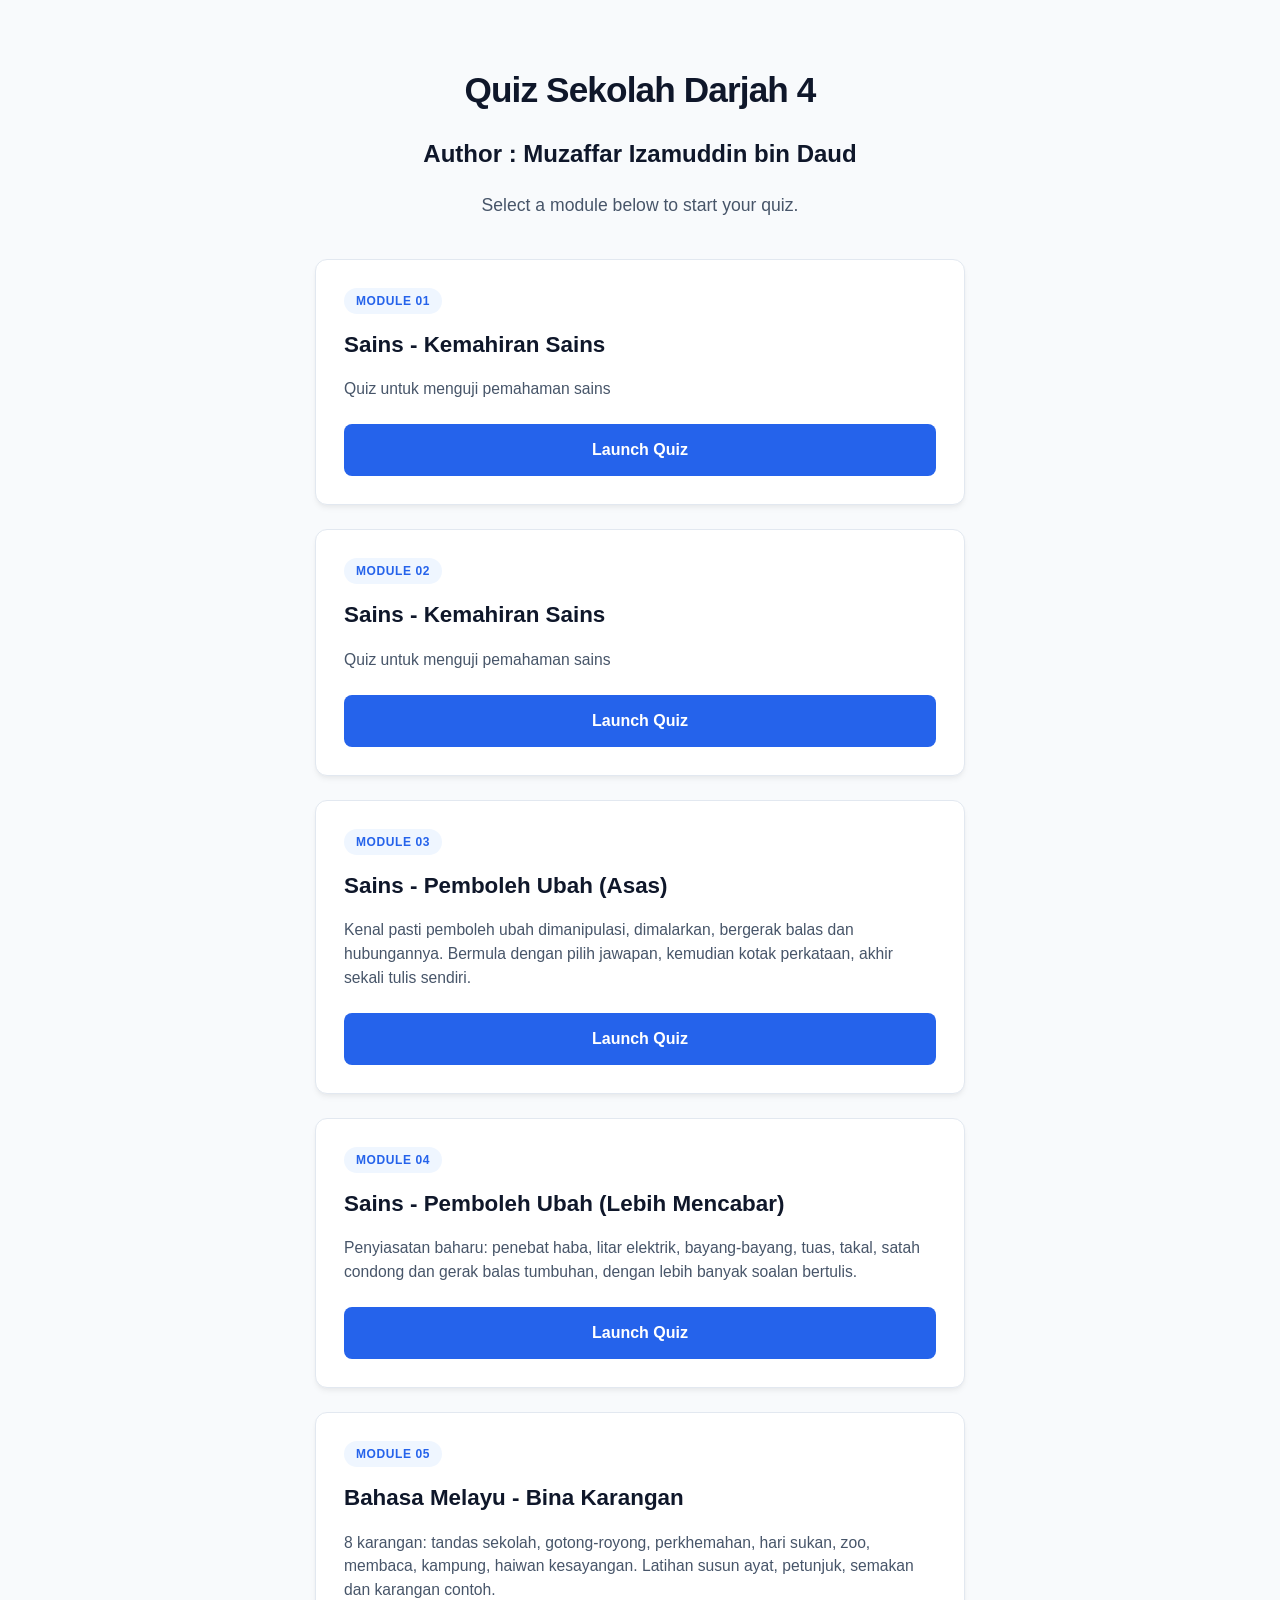
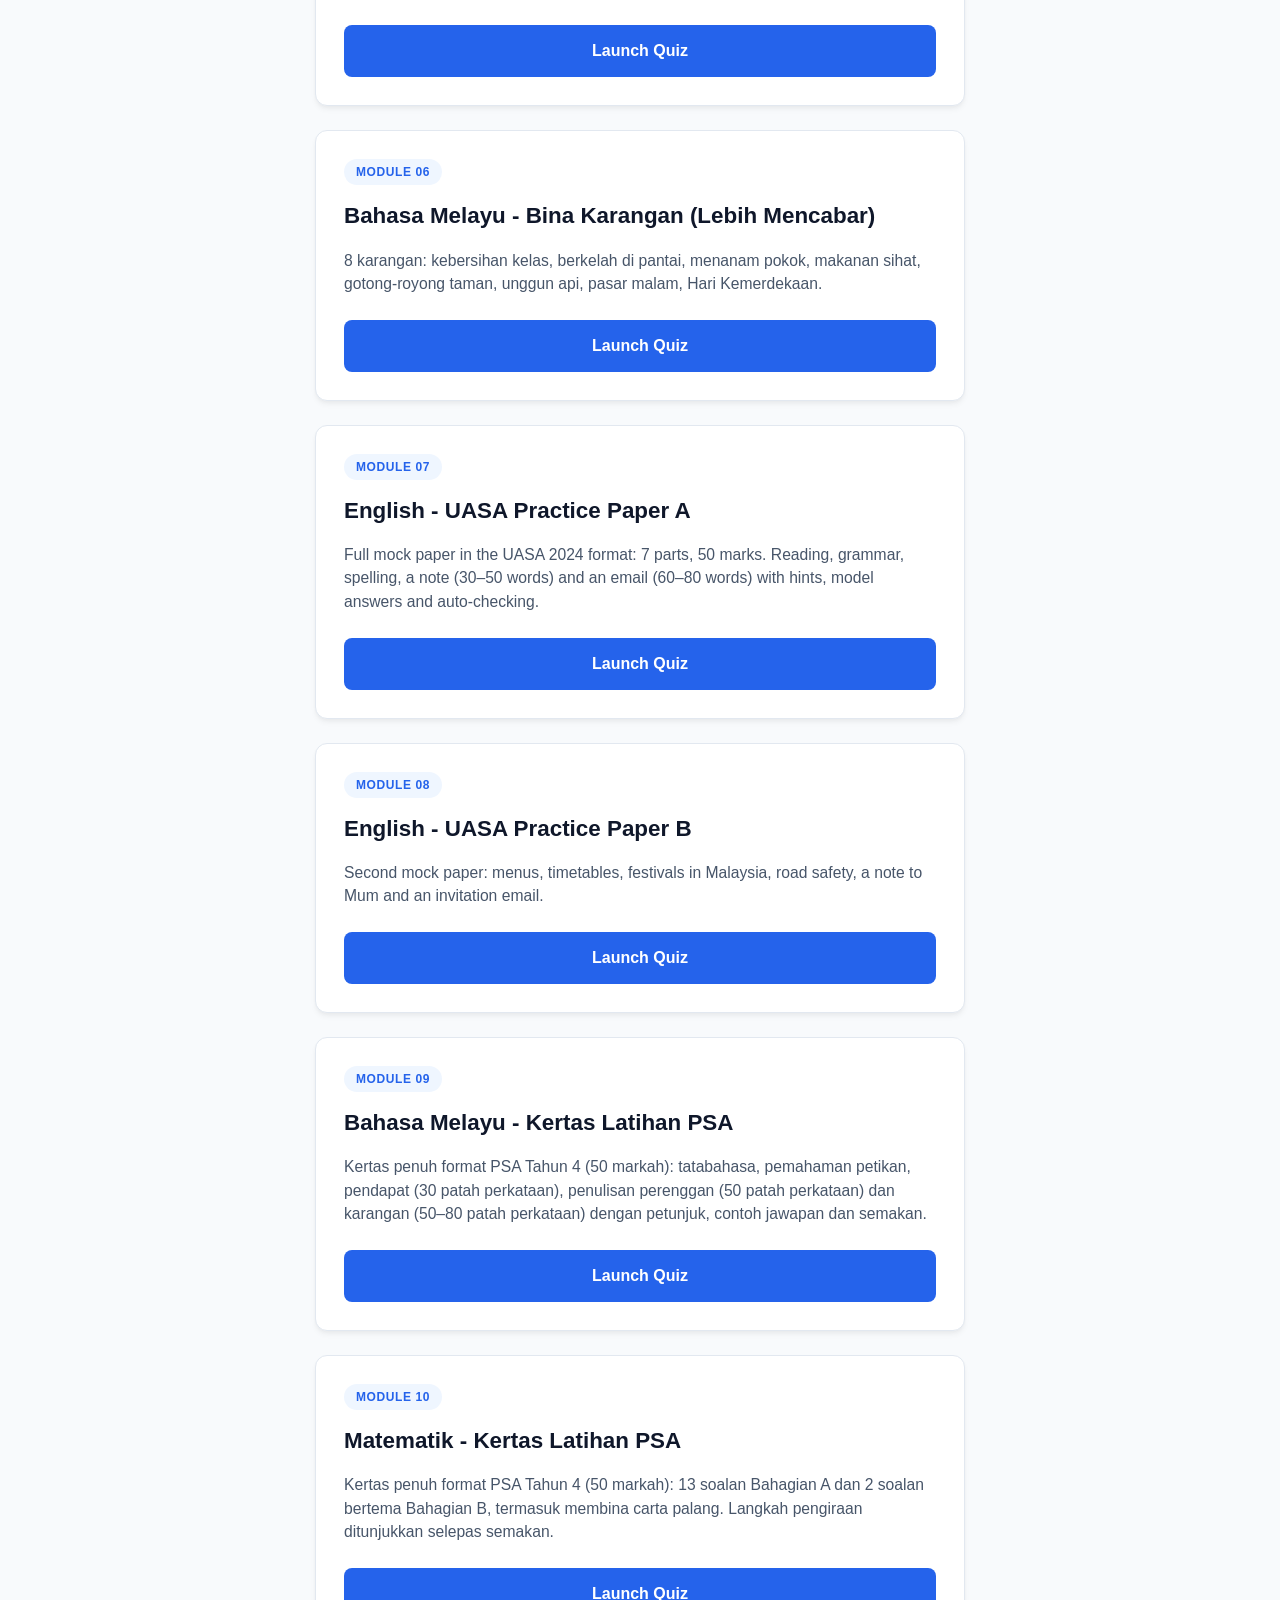
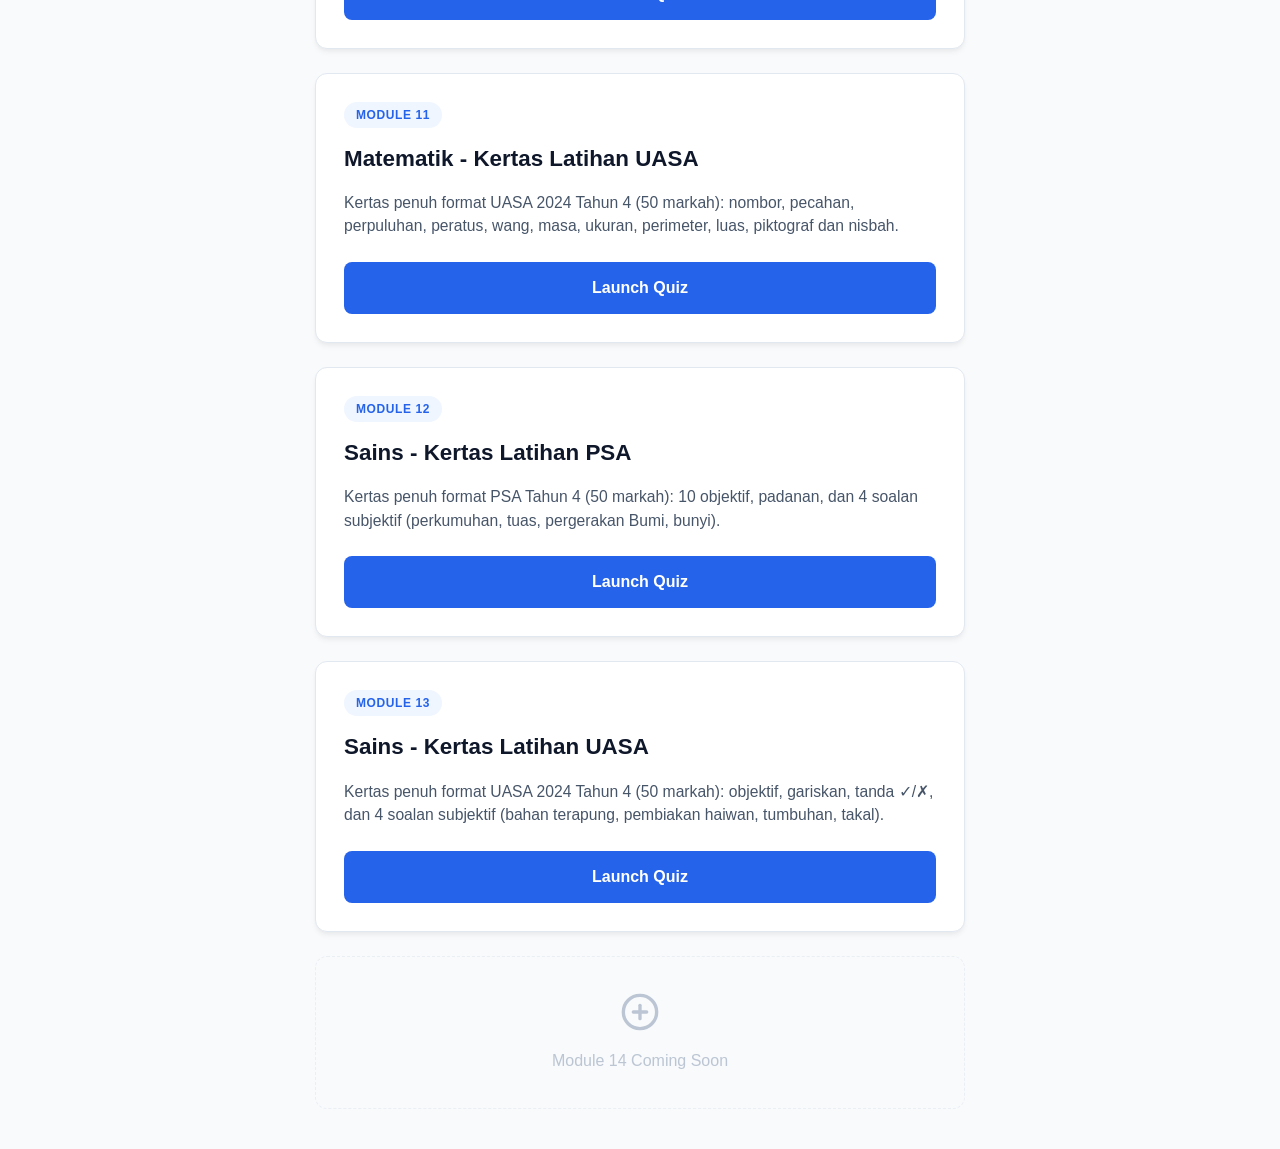
<file: index.html>
<!DOCTYPE html>
<html lang="en">
<head>
    <meta charset="UTF-8">
    <meta name="viewport" content="width=device-width, initial-scale=1.0">
    <title>Learning Portal Sekolah Rendah</title>
    <style>
        :root {
            --bg-color: #f8fafc;
            --text-color: #0f172a;
            --primary-color: #2563eb;
            --primary-hover: #1d4ed8;
            --card-bg: #ffffff;
            --border-color: #e2e8f0;
            --subtitle-color: #475569;
        }

        body {
            font-family: -apple-system, BlinkMacSystemFont, "Segoe UI", Roboto, Helvetica, Arial, sans-serif;
            background-color: var(--bg-color);
            color: var(--text-color);
            line-height: 1.5;
            margin: 0;
            padding: 40px 20px;
        }

        .portal-container {
            max-width: 650px; /* Constrains the layout so it looks elegant as a uniform vertical list */
            margin: 0 auto;
        }

        header {
            text-align: center;
            margin-bottom: 40px;
        }

        h1 {
            font-size: 2.2rem;
            color: var(--text-color);
            margin-bottom: 10px;
            font-weight: 800;
            letter-spacing: -0.025em;
        }

        .subtitle {
            font-size: 1.1rem;
            color: var(--subtitle-color);
            margin: 0 auto;
        }

        /* FIXED: Using CSS Grid with 1 column guarantees an absolute top-to-bottom stack */
        .quiz-grid {
            display: grid;
            grid-template-columns: 1fr; 
            gap: 24px;
            width: 100%;
        }

        /* FIXED: Removed the flex-basis percentages completely */
        .quiz-card {
            background: var(--card-bg);
            border: 1px solid var(--border-color);
            border-radius: 12px;
            padding: 28px;
            box-shadow: 0 4px 6px -1px rgba(0, 0, 0, 0.05), 0 2px 4px -1px rgba(0, 0, 0, 0.03);
            display: flex;
            flex-direction: column;
            justify-content: space-between;
            transition: transform 0.2s ease, box-shadow 0.2s ease;
        }

        .quiz-card:hover {
            transform: translateY(-2px);
            box-shadow: 0 10px 15px -3px rgba(0, 0, 0, 0.1), 0 4px 6px -4px rgba(0, 0, 0, 0.05);
        }

        .quiz-badge {
            display: inline-block;
            align-self: flex-start;
            background-color: #eff6ff;
            color: var(--primary-color);
            font-size: 0.75rem;
            font-weight: 700;
            text-transform: uppercase;
            padding: 4px 12px;
            border-radius: 9999px;
            margin-bottom: 14px;
            letter-spacing: 0.05em;
        }

        .quiz-title {
            font-size: 1.4rem;
            font-weight: 700;
            margin: 0 0 10px 0;
            color: var(--text-color);
        }

        .quiz-description {
            color: var(--subtitle-color);
            font-size: 0.98rem;
            margin-bottom: 24px;
        }

        .launch-btn {
            display: block;
            text-align: center;
            background-color: var(--primary-color);
            color: #ffffff;
            text-decoration: none;
            font-weight: 600;
            padding: 14px 24px;
            border-radius: 8px;
            transition: background-color 0.15s ease;
        }

        .launch-btn:hover {
            background-color: var(--primary-hover);
        }

        .quiz-card.placeholder {
            border-style: dashed;
            background: transparent;
            box-shadow: none;
            justify-content: center;
            align-items: center;
            text-align: center;
            opacity: 0.6;
            padding: 35px;
        }

        .placeholder-text {
            color: #94a3b8;
            font-weight: 500;
        }
    </style>
</head>
<body>

    <div class="portal-container">
        <header>
            <h1>Quiz Sekolah Darjah 4</h1>
            <h2>Author : Muzaffar Izamuddin bin Daud</h2>
            <p class="subtitle">Select a module below to start your quiz.</p>
        </header>

        <main class="quiz-grid">
            
            <div class="quiz-card">
                <div>
                    <span class="quiz-badge">Module 01</span>
                    <h2 class="quiz-title">Sains - Kemahiran Sains</h2>
                    <p class="quiz-description">Quiz untuk menguji pemahaman sains</p>
                </div>
                <a href="Sains_Darjah4_Quiz.html" class="launch-btn">Launch Quiz</a>
            </div>
                   
            <div class="quiz-card">
                <div>
                    <span class="quiz-badge">Module 02</span>
                    <h2 class="quiz-title">Sains - Kemahiran Sains</h2>
                    <p class="quiz-description">Quiz untuk menguji pemahaman sains</p>
                </div>
                <a href="Sains_Darjah4_Quiz_2.html" class="launch-btn">Launch Quiz</a>
            </div>

            <div class="quiz-card">
                <div>
                    <span class="quiz-badge">Module 03</span>
                    <h2 class="quiz-title">Sains - Pemboleh Ubah (Asas)</h2>
                    <p class="quiz-description">Kenal pasti pemboleh ubah dimanipulasi, dimalarkan, bergerak balas dan hubungannya. Bermula dengan pilih jawapan, kemudian kotak perkataan, akhir sekali tulis sendiri.</p>
                </div>
                <a href="Sains_Darjah4_Quiz_3.html" class="launch-btn">Launch Quiz</a>
            </div>

            <div class="quiz-card">
                <div>
                    <span class="quiz-badge">Module 04</span>
                    <h2 class="quiz-title">Sains - Pemboleh Ubah (Lebih Mencabar)</h2>
                    <p class="quiz-description">Penyiasatan baharu: penebat haba, litar elektrik, bayang-bayang, tuas, takal, satah condong dan gerak balas tumbuhan, dengan lebih banyak soalan bertulis.</p>
                </div>
                <a href="Sains_Darjah4_Quiz_4.html" class="launch-btn">Launch Quiz</a>
            </div>

            <div class="quiz-card">
                <div>
                    <span class="quiz-badge">Module 05</span>
                    <h2 class="quiz-title">Bahasa Melayu - Bina Karangan</h2>
                    <p class="quiz-description">8 karangan: tandas sekolah, gotong-royong, perkhemahan, hari sukan, zoo, membaca, kampung, haiwan kesayangan. Latihan susun ayat, petunjuk, semakan dan karangan contoh.</p>
                </div>
                <a href="BM_Karangan_Siri5.html" class="launch-btn">Launch Quiz</a>
            </div>

            <div class="quiz-card">
                <div>
                    <span class="quiz-badge">Module 06</span>
                    <h2 class="quiz-title">Bahasa Melayu - Bina Karangan (Lebih Mencabar)</h2>
                    <p class="quiz-description">8 karangan: kebersihan kelas, berkelah di pantai, menanam pokok, makanan sihat, gotong-royong taman, unggun api, pasar malam, Hari Kemerdekaan.</p>
                </div>
                <a href="BM_Karangan_Siri6.html" class="launch-btn">Launch Quiz</a>
            </div>

            <div class="quiz-card">
                <div>
                    <span class="quiz-badge">Module 07</span>
                    <h2 class="quiz-title">English - UASA Practice Paper A</h2>
                    <p class="quiz-description">Full mock paper in the UASA 2024 format: 7 parts, 50 marks. Reading, grammar, spelling, a note (30–50 words) and an email (60–80 words) with hints, model answers and auto-checking.</p>
                </div>
                <a href="English_UASA_Paper_A.html" class="launch-btn">Launch Quiz</a>
            </div>

            <div class="quiz-card">
                <div>
                    <span class="quiz-badge">Module 08</span>
                    <h2 class="quiz-title">English - UASA Practice Paper B</h2>
                    <p class="quiz-description">Second mock paper: menus, timetables, festivals in Malaysia, road safety, a note to Mum and an invitation email.</p>
                </div>
                <a href="English_UASA_Paper_B.html" class="launch-btn">Launch Quiz</a>
            </div>

            <div class="quiz-card">
                <div>
                    <span class="quiz-badge">Module 09</span>
                    <h2 class="quiz-title">Bahasa Melayu - Kertas Latihan PSA</h2>
                    <p class="quiz-description">Kertas penuh format PSA Tahun 4 (50 markah): tatabahasa, pemahaman petikan, pendapat (30 patah perkataan), penulisan perenggan (50 patah perkataan) dan karangan (50–80 patah perkataan) dengan petunjuk, contoh jawapan dan semakan.</p>
                </div>
                <a href="BM_PSA_Kertas_Latihan.html" class="launch-btn">Launch Quiz</a>
            </div>

            <div class="quiz-card">
                <div>
                    <span class="quiz-badge">Module 10</span>
                    <h2 class="quiz-title">Matematik - Kertas Latihan PSA</h2>
                    <p class="quiz-description">Kertas penuh format PSA Tahun 4 (50 markah): 13 soalan Bahagian A dan 2 soalan bertema Bahagian B, termasuk membina carta palang. Langkah pengiraan ditunjukkan selepas semakan.</p>
                </div>
                <a href="MT_Kertas_PSA.html" class="launch-btn">Launch Quiz</a>
            </div>

            <div class="quiz-card">
                <div>
                    <span class="quiz-badge">Module 11</span>
                    <h2 class="quiz-title">Matematik - Kertas Latihan UASA</h2>
                    <p class="quiz-description">Kertas penuh format UASA 2024 Tahun 4 (50 markah): nombor, pecahan, perpuluhan, peratus, wang, masa, ukuran, perimeter, luas, piktograf dan nisbah.</p>
                </div>
                <a href="MT_Kertas_UASA.html" class="launch-btn">Launch Quiz</a>
            </div>

            <div class="quiz-card">
                <div>
                    <span class="quiz-badge">Module 12</span>
                    <h2 class="quiz-title">Sains - Kertas Latihan PSA</h2>
                    <p class="quiz-description">Kertas penuh format PSA Tahun 4 (50 markah): 10 objektif, padanan, dan 4 soalan subjektif (perkumuhan, tuas, pergerakan Bumi, bunyi).</p>
                </div>
                <a href="SN_Kertas_PSA.html" class="launch-btn">Launch Quiz</a>
            </div>

            <div class="quiz-card">
                <div>
                    <span class="quiz-badge">Module 13</span>
                    <h2 class="quiz-title">Sains - Kertas Latihan UASA</h2>
                    <p class="quiz-description">Kertas penuh format UASA 2024 Tahun 4 (50 markah): objektif, gariskan, tanda ✓/✗, dan 4 soalan subjektif (bahan terapung, pembiakan haiwan, tumbuhan, takal).</p>
                </div>
                <a href="SN_Kertas_UASA.html" class="launch-btn">Launch Quiz</a>
            </div>

            <div class="quiz-card placeholder">
                <div class="placeholder-text">
                    <svg width="40" height="40" viewBox="0 0 24 24" fill="none" stroke="#94a3b8" stroke-width="2" stroke-linecap="round" stroke-linejoin="round" style="margin-bottom: 10px;">
                        <circle cx="12" cy="12" r="10"></circle>
                        <line x1="12" y1="8" x2="12" y2="16"></line>
                        <line x1="8" y1="12" x2="16" y2="12"></line>
                    </svg>
                    <p style="margin: 0;">Module 14 Coming Soon</p>
                </div>
            </div>

        </main>
    </div>

</body>
</html>
</file>
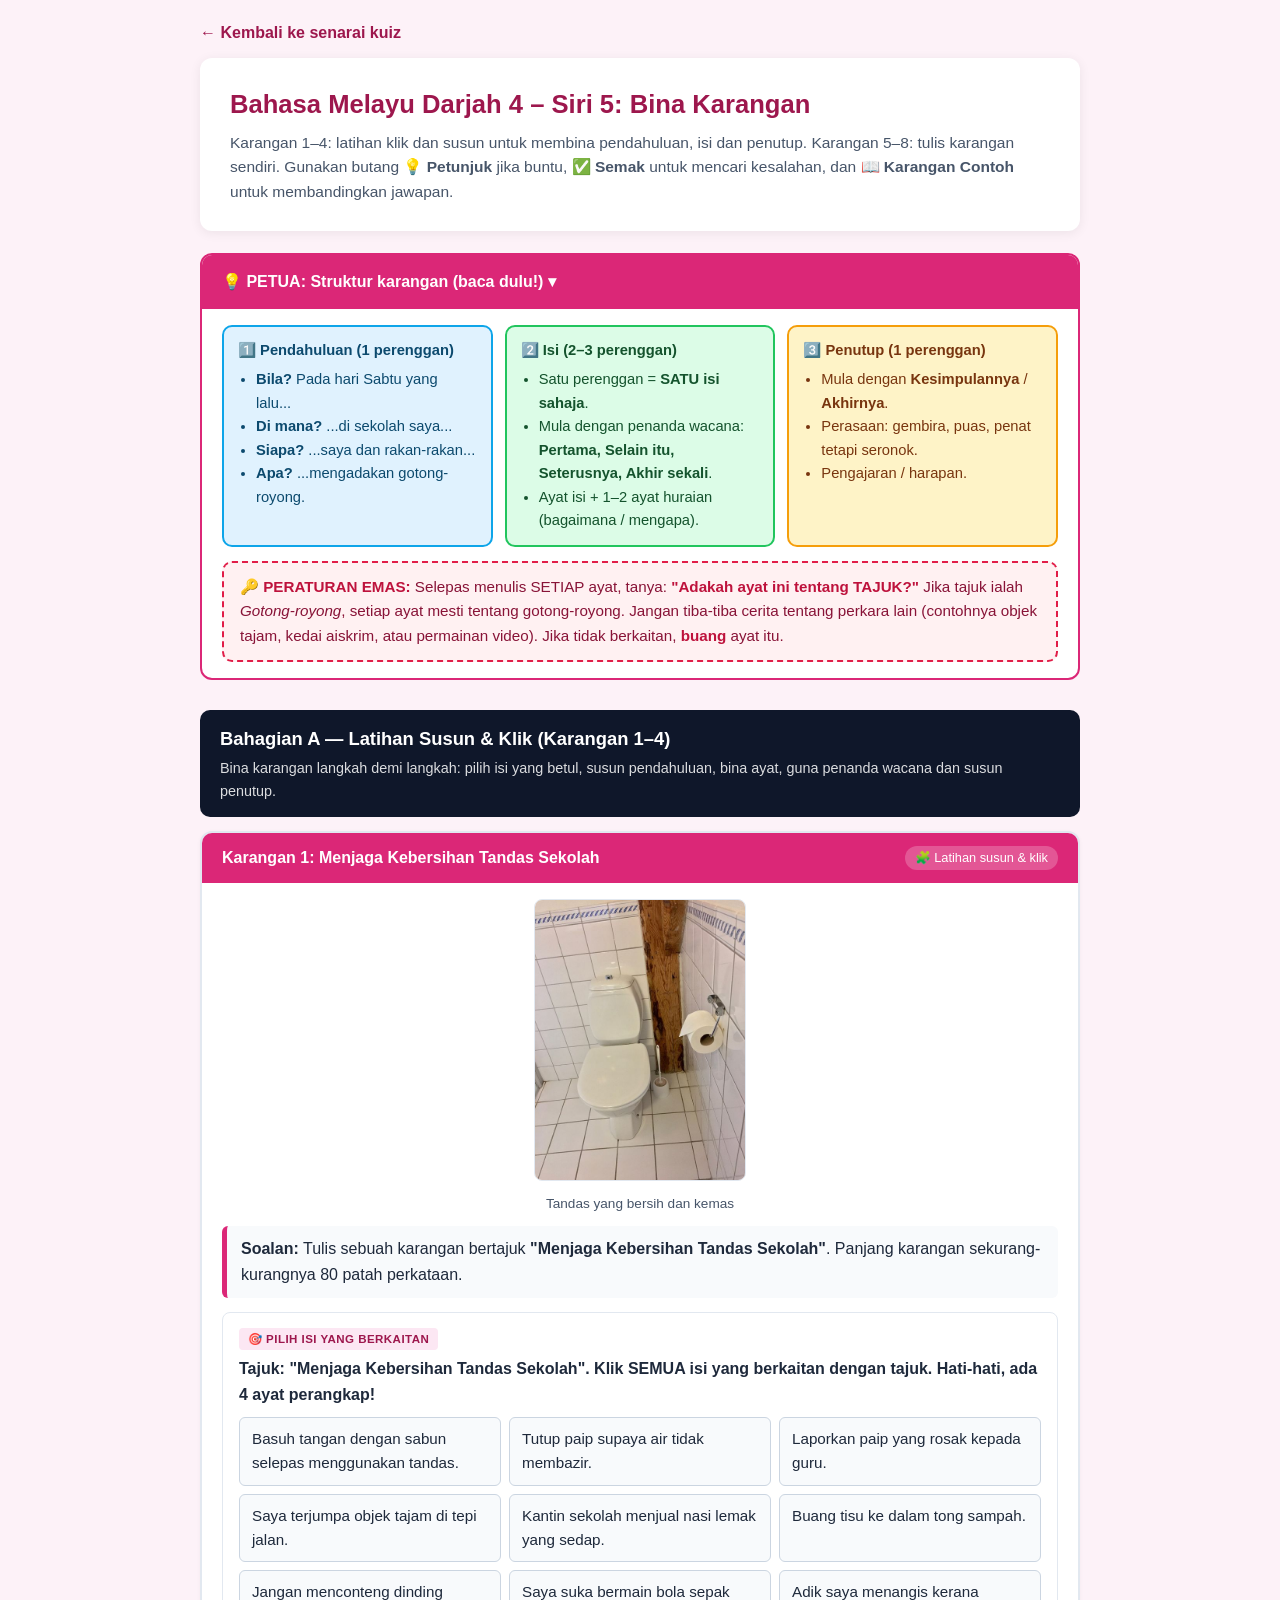
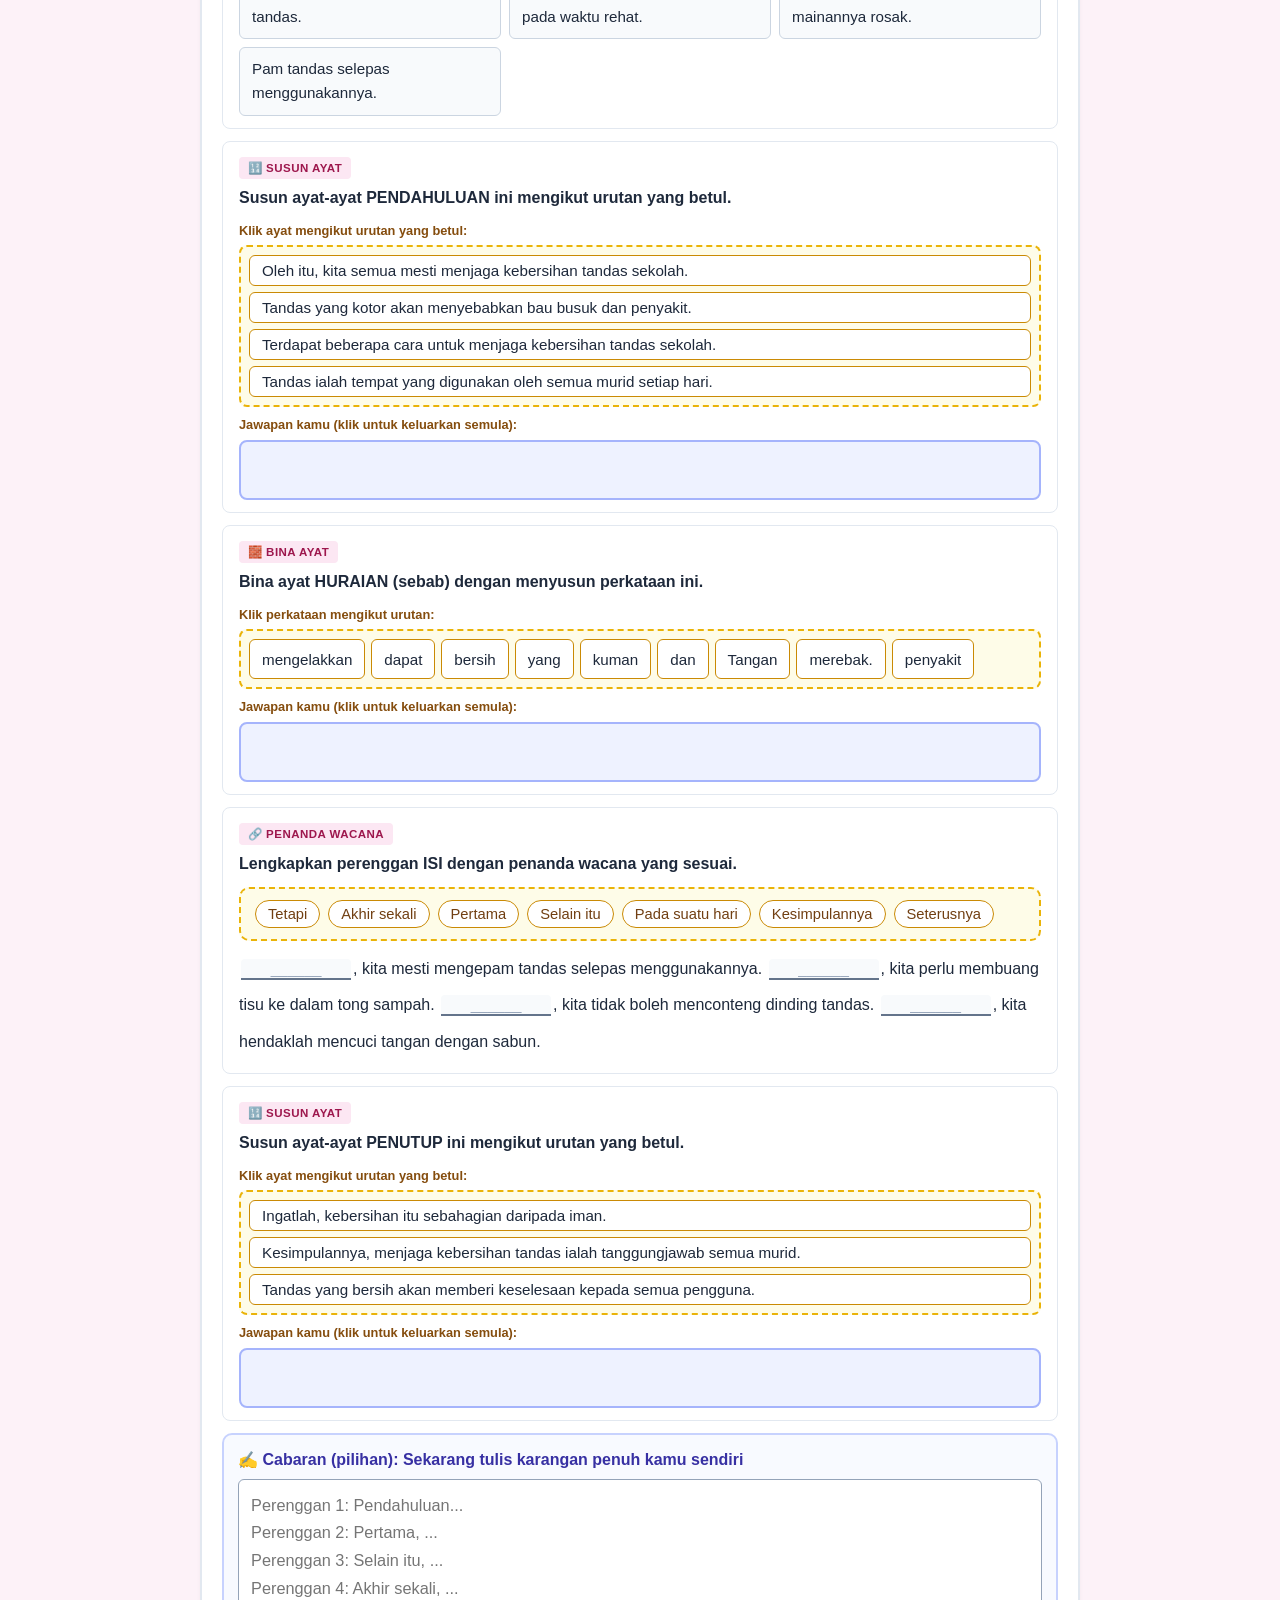
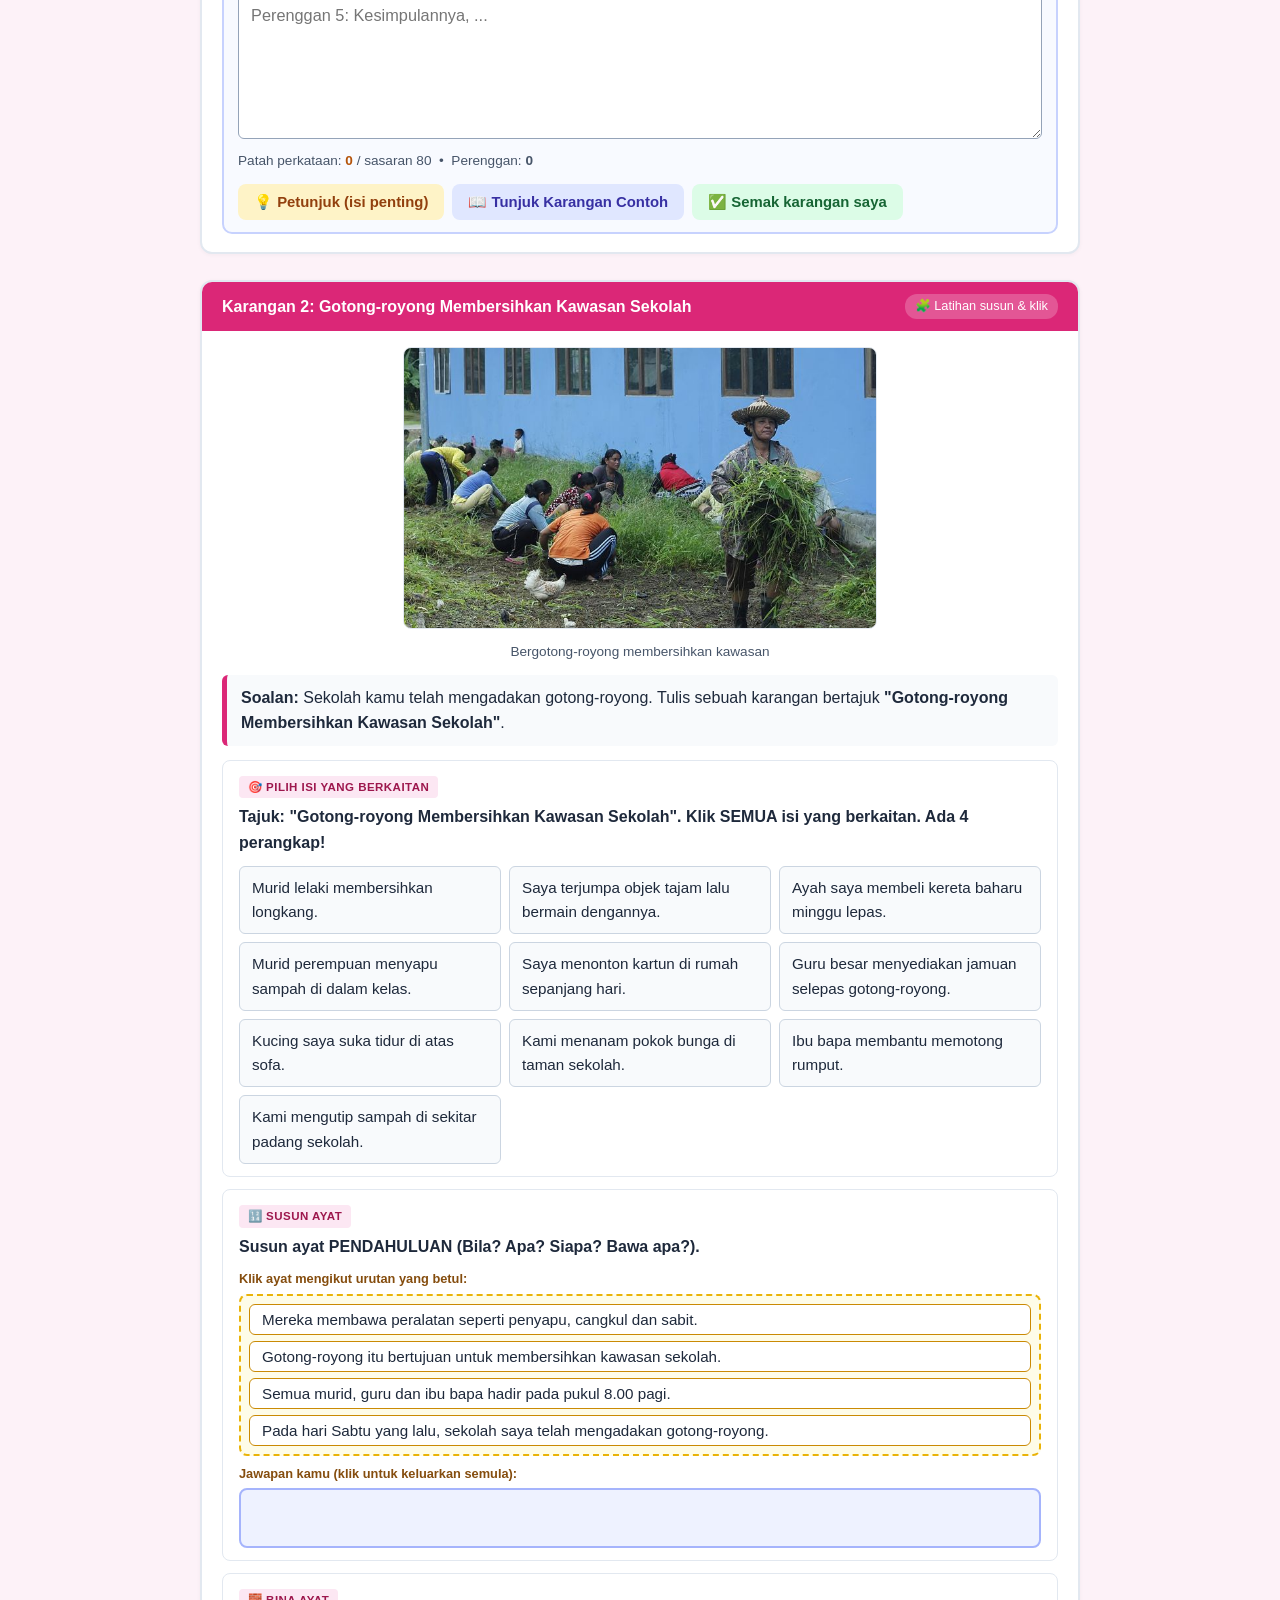
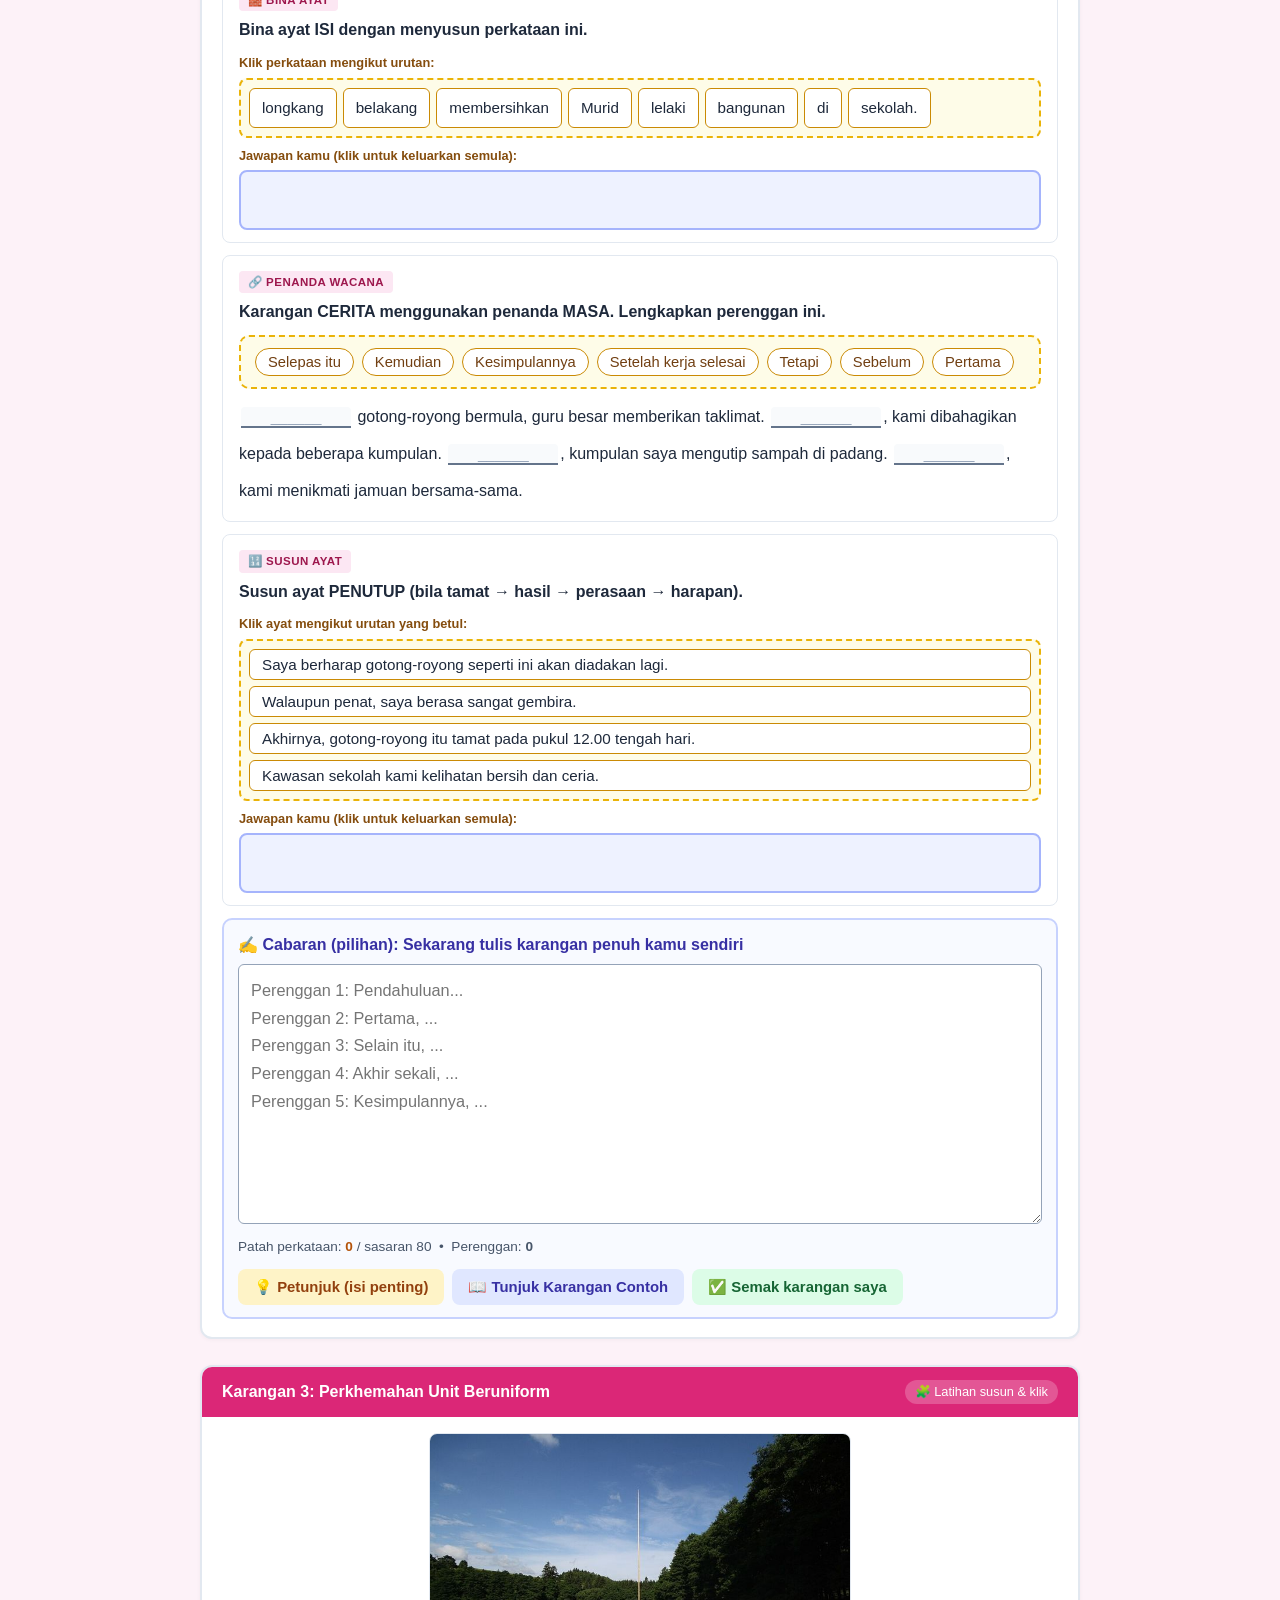
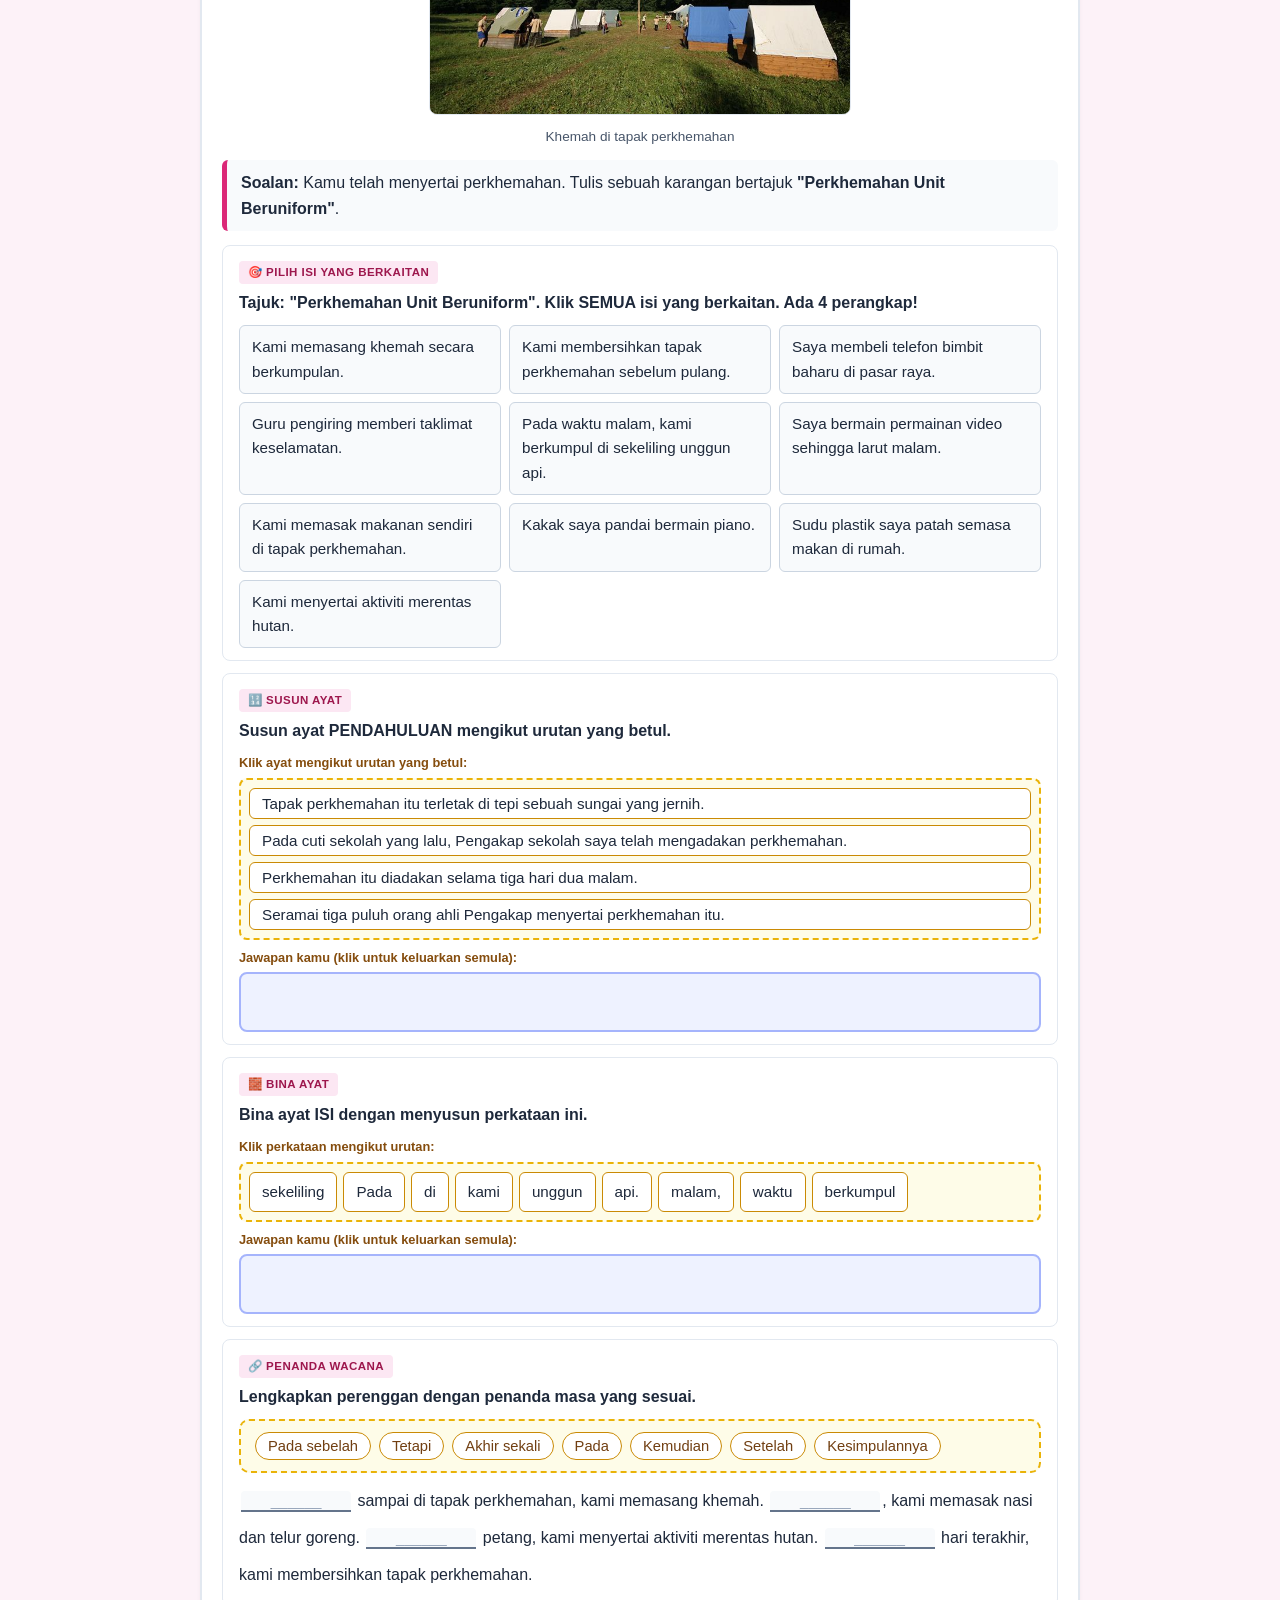
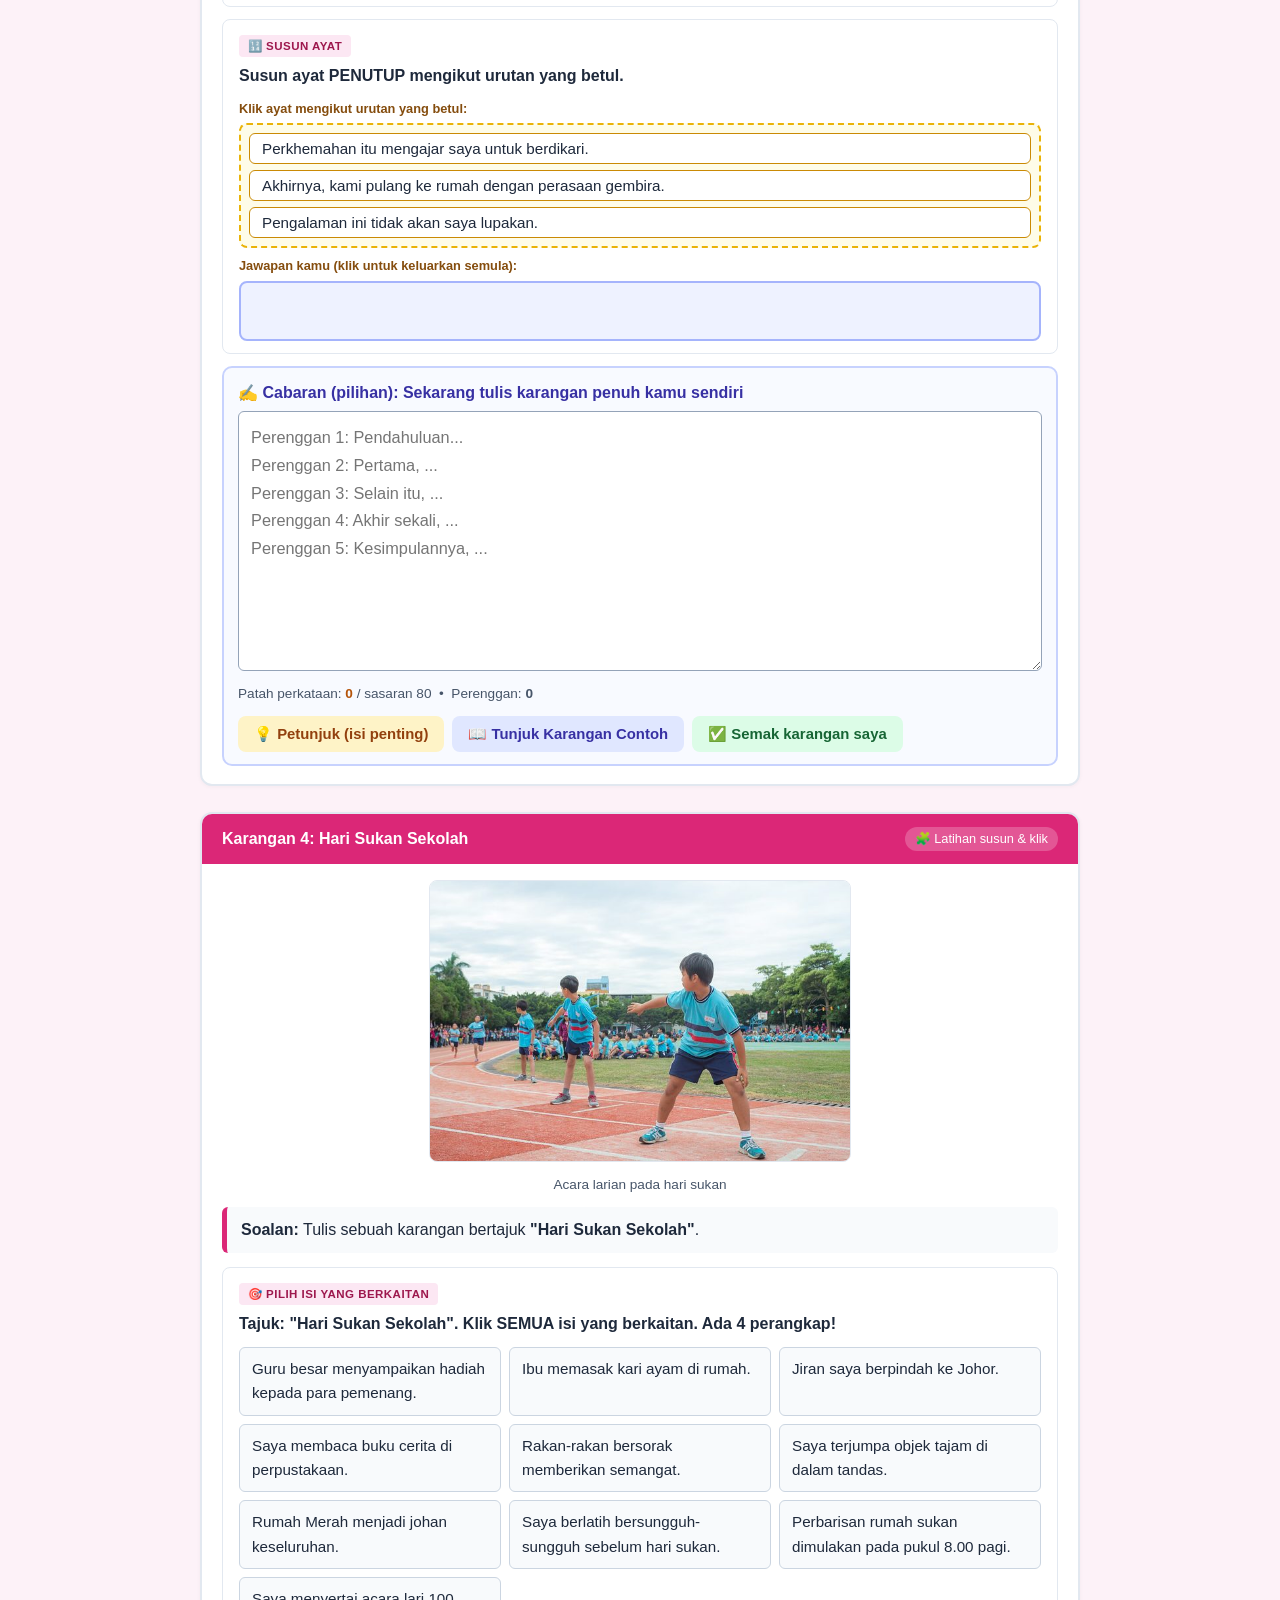
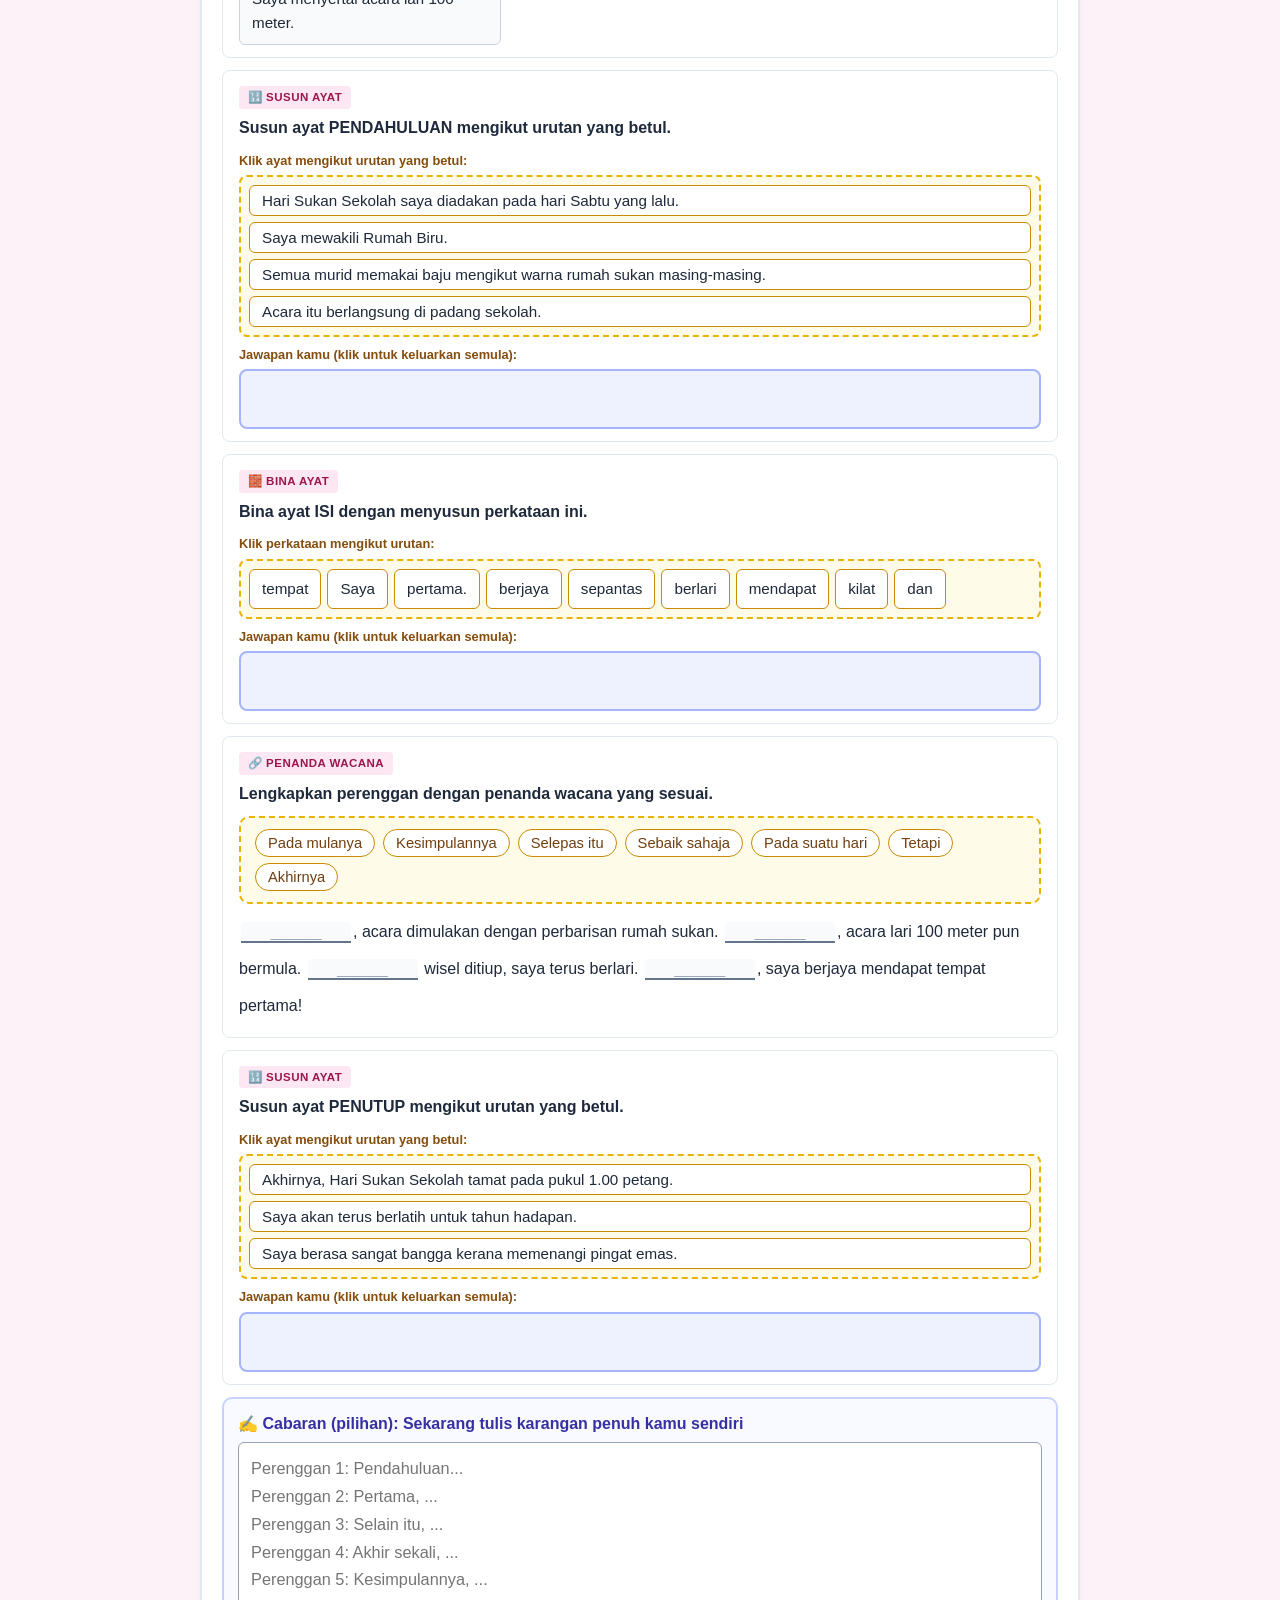
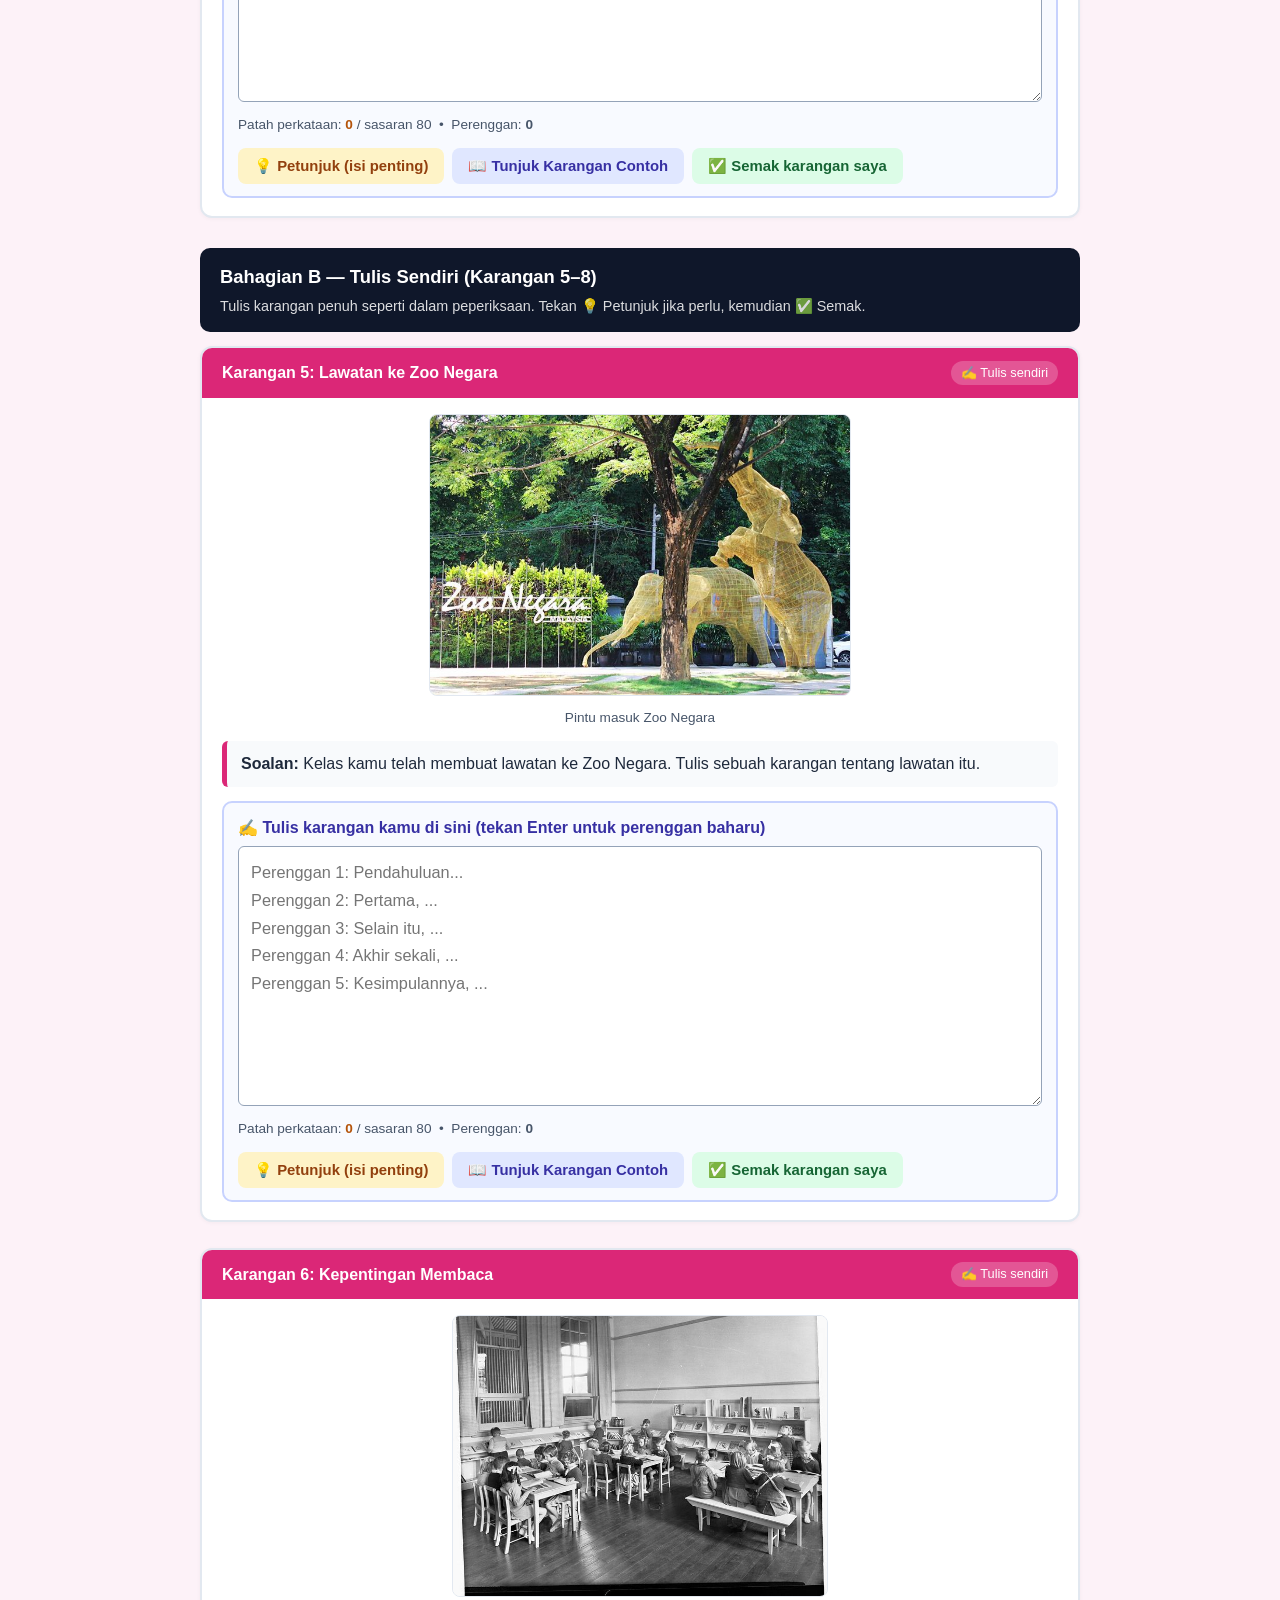
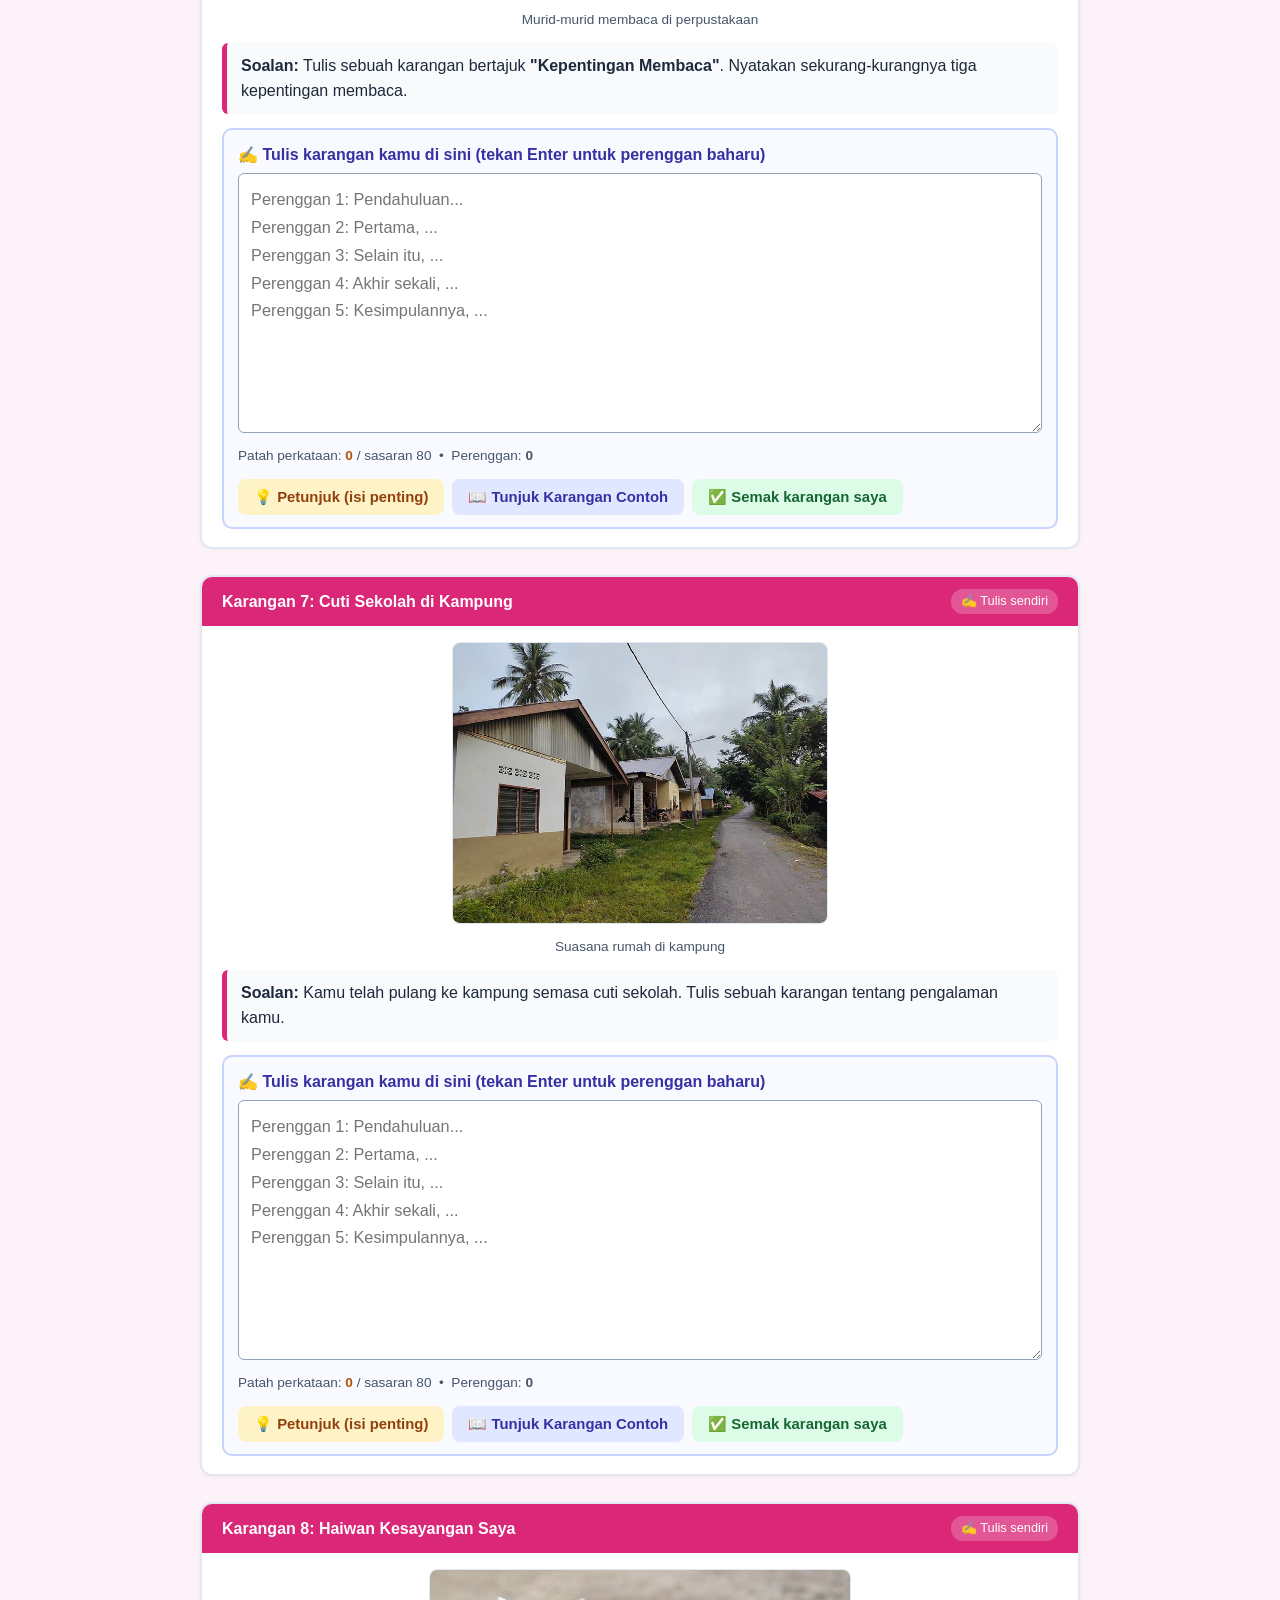
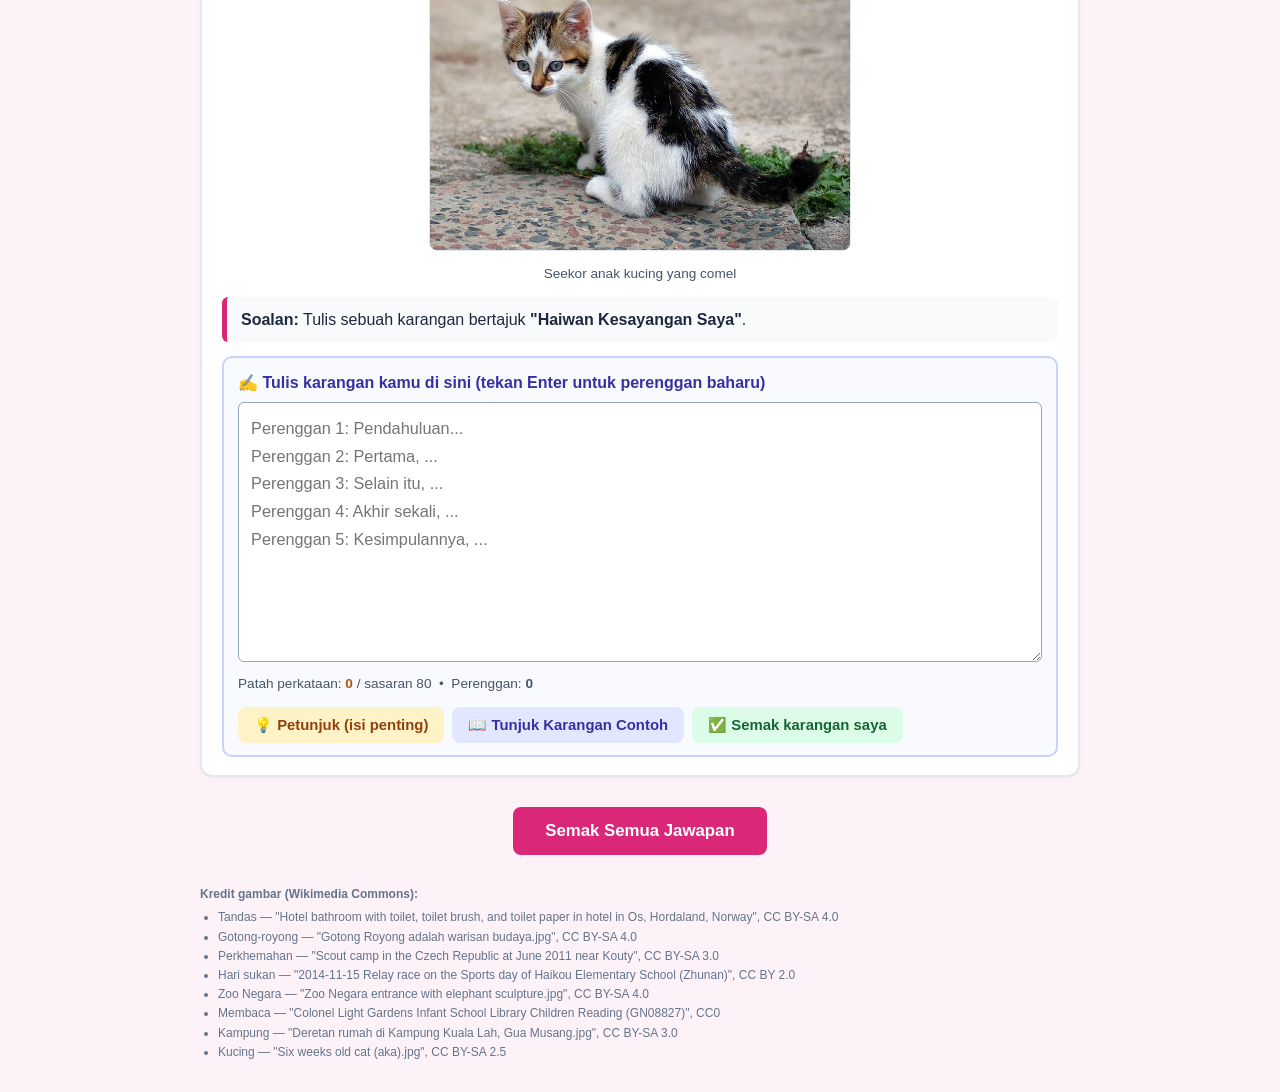
<file: BM_Karangan_Siri5.html>
<!DOCTYPE html>
<html lang="ms">
<head>
    <meta charset="UTF-8">
    <meta name="viewport" content="width=device-width, initial-scale=1.0">
    <title>Karangan BM Darjah 4 – Siri 5</title>
    <link rel="stylesheet" href="kuiz_karangan.css">
</head>
<body>
<div class="container">
    <a class="back-link" href="index.html">← Kembali ke senarai kuiz</a>
    <div class="page-header">
        <h1>Bahasa Melayu Darjah 4 – Siri 5: Bina Karangan</h1>
        <p class="subtitle">Karangan 1–4: latihan klik dan susun untuk membina pendahuluan, isi dan penutup. Karangan 5–8: tulis karangan sendiri. Gunakan butang <b>💡 Petunjuk</b> jika buntu, <b>✅ Semak</b> untuk mencari kesalahan, dan <b>📖 Karangan Contoh</b> untuk membandingkan jawapan.</p>
    </div>

    <details id="petua"></details>

    <div id="scoreBanner" class="score-banner"></div>
    <div id="kContainer"></div>

    <button class="action-btn" id="submitBtn">Semak Semua Jawapan</button>
    <button class="reset-btn" id="resetBtn">Mula Semula</button>
</div>

<script>
window.KARANGAN = {
  theme: '#db2777', themeDark: '#9d174d', themeSoft: '#fdf2f8',
  minWords: 80,
  levels: [
    { from: 1, name: 'Bahagian A — Latihan Susun & Klik (Karangan 1–4)', desc: 'Bina karangan langkah demi langkah: pilih isi yang betul, susun pendahuluan, bina ayat, guna penanda wacana dan susun penutup.' },
    { from: 5, name: 'Bahagian B — Tulis Sendiri (Karangan 5–8)', desc: 'Tulis karangan penuh seperti dalam peperiksaan. Tekan 💡 Petunjuk jika perlu, kemudian ✅ Semak.' }
  ],
  credits: [
    'Tandas — "Hotel bathroom with toilet, toilet brush, and toilet paper in hotel in Os, Hordaland, Norway", CC BY-SA 4.0',
    'Gotong-royong — "Gotong Royong adalah warisan budaya.jpg", CC BY-SA 4.0',
    'Perkhemahan — "Scout camp in the Czech Republic at June 2011 near Kouty", CC BY-SA 3.0',
    'Hari sukan — "2014-11-15 Relay race on the Sports day of Haikou Elementary School (Zhunan)", CC BY 2.0',
    'Zoo Negara — "Zoo Negara entrance with elephant sculpture.jpg", CC BY-SA 4.0',
    'Membaca — "Colonel Light Gardens Infant School Library Children Reading (GN08827)", CC0',
    'Kampung — "Deretan rumah di Kampung Kuala Lah, Gua Musang.jpg", CC BY-SA 3.0',
    'Kucing — "Six weeks old cat (aka).jpg", CC BY-SA 2.5'
  ],
  items: [
    // ================= BAHAGIAN A: LATIH =================
    {
      title: 'Menjaga Kebersihan Tandas Sekolah', mode: 'latih',
      tajuk: 'Tulis sebuah karangan bertajuk <b>"Menjaga Kebersihan Tandas Sekolah"</b>. Panjang karangan sekurang-kurangnya 80 patah perkataan.',
      image: { src: 'images/k_tandas.jpg', cap: 'Tandas yang bersih dan kemas' },
      topicWords: ['tandas', 'pam', 'tisu', 'sabun', 'tangan', 'paip', 'air', 'bersih', 'kotor', 'conteng', 'dinding', 'lantai', 'bau', 'busuk', 'kuman', 'penyakit', 'sampah', 'jimat', 'rosak', 'selesa', 'iman', 'mangkuk', 'tersumbat', 'basah', 'licin', 'pengguna', 'tanggungjawab', 'cara'],
      activities: [
        { type: 'pilih', prompt: 'Tajuk: "Menjaga Kebersihan Tandas Sekolah". Klik SEMUA isi yang berkaitan dengan tajuk. Hati-hati, ada 4 ayat perangkap!',
          items: [
            { t: 'Pam tandas selepas menggunakannya.', ok: true },
            { t: 'Buang tisu ke dalam tong sampah.', ok: true },
            { t: 'Jangan menconteng dinding tandas.', ok: true },
            { t: 'Basuh tangan dengan sabun selepas menggunakan tandas.', ok: true },
            { t: 'Laporkan paip yang rosak kepada guru.', ok: true },
            { t: 'Tutup paip supaya air tidak membazir.', ok: true },
            { t: 'Saya terjumpa objek tajam di tepi jalan.', ok: false, why: 'cerita objek tajam bukan cara menjaga kebersihan tandas.' },
            { t: 'Kantin sekolah menjual nasi lemak yang sedap.', ok: false, why: 'ini tentang kantin, bukan tandas.' },
            { t: 'Saya suka bermain bola sepak pada waktu rehat.', ok: false, why: 'ini tentang permainan.' },
            { t: 'Adik saya menangis kerana mainannya rosak.', ok: false, why: 'tiada kaitan langsung dengan tajuk.' }
          ] },
        { type: 'susun', prompt: 'Susun ayat-ayat PENDAHULUAN ini mengikut urutan yang betul.',
          sentences: ['Tandas ialah tempat yang digunakan oleh semua murid setiap hari.',
                      'Tandas yang kotor akan menyebabkan bau busuk dan penyakit.',
                      'Oleh itu, kita semua mesti menjaga kebersihan tandas sekolah.',
                      'Terdapat beberapa cara untuk menjaga kebersihan tandas sekolah.'] },
        { type: 'bina', prompt: 'Bina ayat HURAIAN (sebab) dengan menyusun perkataan ini.',
          sentence: 'Tangan yang bersih dapat mengelakkan kuman dan penyakit merebak.' },
        { type: 'kosong', prompt: 'Lengkapkan perenggan ISI dengan penanda wacana yang sesuai.',
          template: '{0}, kita mesti mengepam tandas selepas menggunakannya. {1}, kita perlu membuang tisu ke dalam tong sampah. {2}, kita tidak boleh menconteng dinding tandas. {3}, kita hendaklah mencuci tangan dengan sabun.',
          chips: ['Pertama', 'Selain itu', 'Seterusnya', 'Akhir sekali', 'Kesimpulannya', 'Tetapi', 'Pada suatu hari'],
          accept: [['Pertama'], ['Selain itu', 'Seterusnya'], ['Seterusnya', 'Selain itu'], ['Akhir sekali']],
          note: 'Ingat urutan: Pertama → Selain itu → Seterusnya → Akhir sekali.' },
        { type: 'susun', prompt: 'Susun ayat-ayat PENUTUP ini mengikut urutan yang betul.',
          sentences: ['Kesimpulannya, menjaga kebersihan tandas ialah tanggungjawab semua murid.',
                      'Tandas yang bersih akan memberi keselesaan kepada semua pengguna.',
                      'Ingatlah, kebersihan itu sebahagian daripada iman.'] }
      ],
      hints: {
        pendahuluan: ['Tandas digunakan oleh semua murid setiap hari.', 'Tandas kotor → bau busuk dan penyakit.', 'Ada beberapa cara menjaga kebersihan tandas.'],
        isi: [{ t: 'Pam tandas selepas digunakan.', k: ['pam'] }, { t: 'Buang tisu / sampah ke dalam tong sampah.', k: ['tisu', 'tong sampah'] },
              { t: 'Jangan conteng dinding dan pintu tandas.', k: ['conteng'] }, { t: 'Jimatkan air, tutup paip selepas digunakan.', k: ['paip', 'jimat'] },
              { t: 'Basuh tangan dengan sabun.', k: ['sabun', 'basuh tangan', 'cuci tangan', 'mencuci tangan'] }, { t: 'Laporkan kerosakan kepada guru.', k: ['rosak', 'lapor'] }],
        penutup: ['Kebersihan tandas tanggungjawab semua murid.', 'Tandas bersih → selesa dan sihat.', 'Kebersihan itu sebahagian daripada iman.'],
        kosaKata: ['bau busuk yang meloyakan', 'tanggungjawab bersama', 'bersih dan selesa digunakan', 'kebersihan itu sebahagian daripada iman']
      },
      model: [
        'Tandas ialah tempat yang digunakan oleh semua murid setiap hari. Tandas yang kotor akan menyebabkan bau busuk dan penyakit. Oleh itu, kita semua mesti menjaga kebersihan tandas sekolah. Terdapat beberapa cara untuk menjaga kebersihan tandas sekolah.',
        'Pertama, kita mesti mengepam tandas selepas menggunakannya. Hal ini supaya tandas tidak berbau busuk. Selain itu, kita perlu membuang tisu ke dalam tong sampah. Tisu yang dibuang ke dalam mangkuk tandas boleh menyebabkan tandas tersumbat.',
        'Seterusnya, kita tidak boleh menconteng dinding dan pintu tandas. Perbuatan ini menjadikan tandas kelihatan kotor. Kita juga perlu menutup paip selepas digunakan supaya air tidak membazir. Jika paip rosak, kita hendaklah melaporkannya kepada guru.',
        'Akhir sekali, kita hendaklah mencuci tangan dengan sabun selepas menggunakan tandas. Tangan yang bersih dapat mengelakkan kuman dan penyakit merebak.',
        'Kesimpulannya, menjaga kebersihan tandas ialah tanggungjawab semua murid. Tandas yang bersih akan memberi keselesaan kepada semua pengguna. Ingatlah, kebersihan itu sebahagian daripada iman.'
      ]
    },
    {
      title: 'Gotong-royong Membersihkan Kawasan Sekolah', mode: 'latih',
      tajuk: 'Sekolah kamu telah mengadakan gotong-royong. Tulis sebuah karangan bertajuk <b>"Gotong-royong Membersihkan Kawasan Sekolah"</b>.',
      image: { src: 'images/k_gotong_royong.jpg', cap: 'Bergotong-royong membersihkan kawasan' },
      topicWords: ['gotong', 'royong', 'bersih', 'sampah', 'sapu', 'penyapu', 'cangkul', 'rumput', 'longkang', 'sabit', 'plastik', 'guru', 'cikgu', 'ibu bapa', 'pokok', 'bunga', 'kelas', 'padang', 'taman', 'sekolah', 'kawasan', 'kutip', 'kerjasama', 'jamuan', 'rehat', 'daun', 'mesra', 'ceria', 'peralatan', 'kumpulan', 'taklimat', 'minum', 'makan', 'kerja'],
      activities: [
        { type: 'pilih', prompt: 'Tajuk: "Gotong-royong Membersihkan Kawasan Sekolah". Klik SEMUA isi yang berkaitan. Ada 4 perangkap!',
          items: [
            { t: 'Kami mengutip sampah di sekitar padang sekolah.', ok: true },
            { t: 'Murid lelaki membersihkan longkang.', ok: true },
            { t: 'Ibu bapa membantu memotong rumput.', ok: true },
            { t: 'Murid perempuan menyapu sampah di dalam kelas.', ok: true },
            { t: 'Kami menanam pokok bunga di taman sekolah.', ok: true },
            { t: 'Guru besar menyediakan jamuan selepas gotong-royong.', ok: true },
            { t: 'Saya terjumpa objek tajam lalu bermain dengannya.', ok: false, why: 'cerita ini terkeluar tajuk (dan berbahaya!).' },
            { t: 'Ayah saya membeli kereta baharu minggu lepas.', ok: false, why: 'tiada kaitan dengan gotong-royong.' },
            { t: 'Saya menonton kartun di rumah sepanjang hari.', ok: false, why: 'ini bukan aktiviti gotong-royong.' },
            { t: 'Kucing saya suka tidur di atas sofa.', ok: false, why: 'tentang kucing, bukan gotong-royong.' }
          ] },
        { type: 'susun', prompt: 'Susun ayat PENDAHULUAN (Bila? Apa? Siapa? Bawa apa?).',
          sentences: ['Pada hari Sabtu yang lalu, sekolah saya telah mengadakan gotong-royong.',
                      'Gotong-royong itu bertujuan untuk membersihkan kawasan sekolah.',
                      'Semua murid, guru dan ibu bapa hadir pada pukul 8.00 pagi.',
                      'Mereka membawa peralatan seperti penyapu, cangkul dan sabit.'] },
        { type: 'bina', prompt: 'Bina ayat ISI dengan menyusun perkataan ini.',
          sentence: 'Murid lelaki membersihkan longkang di belakang bangunan sekolah.' },
        { type: 'kosong', prompt: 'Karangan CERITA menggunakan penanda MASA. Lengkapkan perenggan ini.',
          template: '{0} gotong-royong bermula, guru besar memberikan taklimat. {1}, kami dibahagikan kepada beberapa kumpulan. {2}, kumpulan saya mengutip sampah di padang. {3}, kami menikmati jamuan bersama-sama.',
          chips: ['Sebelum', 'Kemudian', 'Selepas itu', 'Setelah kerja selesai', 'Kesimpulannya', 'Tetapi', 'Pertama'],
          accept: [['Sebelum'], ['Kemudian', 'Selepas itu'], ['Selepas itu', 'Kemudian'], ['Setelah kerja selesai']],
          note: 'Penanda masa: Sebelum → Kemudian → Selepas itu → Setelah ... selesai.' },
        { type: 'susun', prompt: 'Susun ayat PENUTUP (bila tamat → hasil → perasaan → harapan).',
          sentences: ['Akhirnya, gotong-royong itu tamat pada pukul 12.00 tengah hari.',
                      'Kawasan sekolah kami kelihatan bersih dan ceria.',
                      'Walaupun penat, saya berasa sangat gembira.',
                      'Saya berharap gotong-royong seperti ini akan diadakan lagi.'] }
      ],
      hints: {
        pendahuluan: ['Bila: Sabtu lalu, pukul 8.00 pagi.', 'Siapa: murid, guru, ibu bapa.', 'Tujuan: membersihkan kawasan sekolah.', 'Peralatan: penyapu, cangkul, sabit, beg plastik.'],
        isi: [{ t: 'Guru besar memberi taklimat dan membahagikan kumpulan.', k: ['taklimat', 'kumpulan'] },
              { t: 'Murid lelaki membersihkan longkang.', k: ['longkang'] },
              { t: 'Murid perempuan menyapu kelas / mengutip sampah.', k: ['sapu', 'kutip'] },
              { t: 'Ibu bapa memotong rumput / menanam pokok bunga.', k: ['rumput', 'pokok', 'bunga'] },
              { t: 'Menikmati jamuan bersama-sama.', k: ['jamuan', 'makan', 'minum'] }],
        penutup: ['Tamat pukul 12.00 tengah hari.', 'Sekolah bersih dan ceria.', 'Penat tetapi gembira.', 'Berharap diadakan lagi.'],
        kosaKata: ['berat sama dipikul, ringan sama dijinjing', 'bertungkus-lumus', 'bersih dan ceria', 'penat tetapi puas']
      },
      model: [
        'Pada hari Sabtu yang lalu, sekolah saya telah mengadakan gotong-royong. Gotong-royong itu bertujuan untuk membersihkan kawasan sekolah. Semua murid, guru dan ibu bapa hadir pada pukul 8.00 pagi. Mereka membawa peralatan seperti penyapu, cangkul dan sabit.',
        'Sebelum gotong-royong bermula, guru besar memberikan taklimat. Kemudian, kami dibahagikan kepada beberapa kumpulan. Murid lelaki membersihkan longkang di belakang bangunan sekolah. Murid perempuan pula menyapu sampah di dalam kelas.',
        'Selepas itu, kumpulan saya mengutip sampah di sekitar padang sekolah. Kami memasukkan sampah ke dalam beg plastik hitam. Ibu bapa pula memotong rumput dan menanam pokok bunga di taman sekolah. Kami bekerja bertungkus-lumus.',
        'Setelah kerja selesai, kami menikmati jamuan yang disediakan oleh guru besar. Kami makan nasi lemak dan minum air sirap bersama-sama. Suasana sangat mesra.',
        'Akhirnya, gotong-royong itu tamat pada pukul 12.00 tengah hari. Kawasan sekolah kami kelihatan bersih dan ceria. Walaupun penat, saya berasa sangat gembira. Saya berharap gotong-royong seperti ini akan diadakan lagi.'
      ]
    },
    {
      title: 'Perkhemahan Unit Beruniform', mode: 'latih',
      tajuk: 'Kamu telah menyertai perkhemahan. Tulis sebuah karangan bertajuk <b>"Perkhemahan Unit Beruniform"</b>.',
      image: { src: 'images/k_perkhemahan.jpg', cap: 'Khemah di tapak perkhemahan' },
      topicWords: ['khemah', 'perkhemahan', 'berkhemah', 'pengakap', 'puteri islam', 'tunas', 'beruniform', 'unggun', 'api', 'hutan', 'sungai', 'tapak', 'masak', 'nasi', 'guru', 'pengiring', 'kumpulan', 'merentas', 'kawad', 'berdikari', 'malam', 'nyamuk', 'beg', 'bas', 'aktiviti', 'pulang', 'bersih', 'sampah', 'makan', 'tidur', 'pertandingan', 'nyanyi', 'sketsa', 'pokok', 'burung', 'udara', 'segar'],
      activities: [
        { type: 'pilih', prompt: 'Tajuk: "Perkhemahan Unit Beruniform". Klik SEMUA isi yang berkaitan. Ada 4 perangkap!',
          items: [
            { t: 'Kami memasang khemah secara berkumpulan.', ok: true },
            { t: 'Kami memasak makanan sendiri di tapak perkhemahan.', ok: true },
            { t: 'Pada waktu malam, kami berkumpul di sekeliling unggun api.', ok: true },
            { t: 'Kami menyertai aktiviti merentas hutan.', ok: true },
            { t: 'Guru pengiring memberi taklimat keselamatan.', ok: true },
            { t: 'Kami membersihkan tapak perkhemahan sebelum pulang.', ok: true },
            { t: 'Saya membeli telefon bimbit baharu di pasar raya.', ok: false, why: 'tiada kaitan dengan perkhemahan.' },
            { t: 'Kakak saya pandai bermain piano.', ok: false, why: 'tentang kakak, bukan perkhemahan.' },
            { t: 'Sudu plastik saya patah semasa makan di rumah.', ok: false, why: 'kejadian di rumah, bukan di tapak perkhemahan.' },
            { t: 'Saya bermain permainan video sehingga larut malam.', ok: false, why: 'bukan aktiviti perkhemahan.' }
          ] },
        { type: 'susun', prompt: 'Susun ayat PENDAHULUAN mengikut urutan yang betul.',
          sentences: ['Pada cuti sekolah yang lalu, Pengakap sekolah saya telah mengadakan perkhemahan.',
                      'Perkhemahan itu diadakan selama tiga hari dua malam.',
                      'Tapak perkhemahan itu terletak di tepi sebuah sungai yang jernih.',
                      'Seramai tiga puluh orang ahli Pengakap menyertai perkhemahan itu.'] },
        { type: 'bina', prompt: 'Bina ayat ISI dengan menyusun perkataan ini.',
          sentence: 'Pada waktu malam, kami berkumpul di sekeliling unggun api.' },
        { type: 'kosong', prompt: 'Lengkapkan perenggan dengan penanda masa yang sesuai.',
          template: '{0} sampai di tapak perkhemahan, kami memasang khemah. {1}, kami memasak nasi dan telur goreng. {2} petang, kami menyertai aktiviti merentas hutan. {3} hari terakhir, kami membersihkan tapak perkhemahan.',
          chips: ['Setelah', 'Kemudian', 'Pada sebelah', 'Pada', 'Kesimpulannya', 'Tetapi', 'Akhir sekali'],
          accept: [['Setelah'], ['Kemudian'], ['Pada sebelah', 'Pada'], ['Pada']] },
        { type: 'susun', prompt: 'Susun ayat PENUTUP mengikut urutan yang betul.',
          sentences: ['Akhirnya, kami pulang ke rumah dengan perasaan gembira.',
                      'Perkhemahan itu mengajar saya untuk berdikari.',
                      'Pengalaman ini tidak akan saya lupakan.'] }
      ],
      hints: {
        pendahuluan: ['Bila: cuti sekolah lalu, 3 hari 2 malam.', 'Siapa: ahli Pengakap / Puteri Islam.', 'Di mana: tapak perkhemahan di tepi sungai.'],
        isi: [{ t: 'Memasang khemah secara berkumpulan.', k: ['khemah'] }, { t: 'Memasak makanan sendiri.', k: ['masak'] },
              { t: 'Merentas hutan / kawad.', k: ['hutan', 'kawad'] }, { t: 'Malam unggun api: menyanyi, sketsa.', k: ['unggun'] },
              { t: 'Membersihkan tapak sebelum pulang.', k: ['bersih'] }],
        penutup: ['Pulang dengan gembira.', 'Belajar berdikari dan bekerjasama.', 'Pengalaman tidak dapat dilupakan.'],
        kosaKata: ['tiga hari dua malam', 'air sungai yang jernih', 'udara yang segar dan nyaman', 'belajar berdikari', 'kenangan manis']
      },
      model: [
        'Pada cuti sekolah yang lalu, Pengakap sekolah saya telah mengadakan perkhemahan. Perkhemahan itu diadakan selama tiga hari dua malam. Tapak perkhemahan itu terletak di tepi sebuah sungai yang jernih. Seramai tiga puluh orang ahli Pengakap menyertai perkhemahan itu.',
        'Setelah sampai di tapak perkhemahan, kami memasang khemah secara berkumpulan. Guru pengiring memberi taklimat keselamatan kepada kami. Kemudian, kami memasak nasi dan telur goreng untuk makan tengah hari.',
        'Pada sebelah petang, kami menyertai aktiviti merentas hutan. Kami melihat pelbagai jenis pokok dan mendengar kicauan burung. Udara di dalam hutan sangat segar dan nyaman.',
        'Pada waktu malam, kami berkumpul di sekeliling unggun api. Setiap kumpulan membuat persembahan nyanyian dan sketsa. Suasana malam itu sangat meriah. Pada hari terakhir, kami membersihkan tapak perkhemahan.',
        'Akhirnya, kami pulang ke rumah dengan perasaan gembira. Perkhemahan itu mengajar saya untuk berdikari dan bekerjasama. Pengalaman ini tidak akan saya lupakan.'
      ]
    },
    {
      title: 'Hari Sukan Sekolah', mode: 'latih',
      tajuk: 'Tulis sebuah karangan bertajuk <b>"Hari Sukan Sekolah"</b>.',
      image: { src: 'images/murid_berlari.jpg', cap: 'Acara larian pada hari sukan' },
      topicWords: ['sukan', 'lari', 'berlari', 'larian', 'acara', 'rumah', 'merah', 'biru', 'hijau', 'kuning', 'padang', 'perbarisan', 'pingat', 'hadiah', 'johan', 'menang', 'kalah', 'sorak', 'wisel', 'peserta', 'tempat', 'pertama', 'guru', 'pemenang', 'piala', 'berlatih', 'garisan', 'penamat', 'pantas', 'kilat', 'tamat', 'peluh', 'semangat'],
      activities: [
        { type: 'pilih', prompt: 'Tajuk: "Hari Sukan Sekolah". Klik SEMUA isi yang berkaitan. Ada 4 perangkap!',
          items: [
            { t: 'Perbarisan rumah sukan dimulakan pada pukul 8.00 pagi.', ok: true },
            { t: 'Saya menyertai acara lari 100 meter.', ok: true },
            { t: 'Rakan-rakan bersorak memberikan semangat.', ok: true },
            { t: 'Rumah Merah menjadi johan keseluruhan.', ok: true },
            { t: 'Guru besar menyampaikan hadiah kepada para pemenang.', ok: true },
            { t: 'Saya berlatih bersungguh-sungguh sebelum hari sukan.', ok: true },
            { t: 'Saya terjumpa objek tajam di dalam tandas.', ok: false, why: 'tandas dan objek tajam bukan tentang hari sukan!' },
            { t: 'Ibu memasak kari ayam di rumah.', ok: false, why: 'tentang masakan ibu, bukan hari sukan.' },
            { t: 'Saya membaca buku cerita di perpustakaan.', ok: false, why: 'aktiviti lain, bukan hari sukan.' },
            { t: 'Jiran saya berpindah ke Johor.', ok: false, why: 'tiada kaitan dengan tajuk.' }
          ] },
        { type: 'susun', prompt: 'Susun ayat PENDAHULUAN mengikut urutan yang betul.',
          sentences: ['Hari Sukan Sekolah saya diadakan pada hari Sabtu yang lalu.',
                      'Acara itu berlangsung di padang sekolah.',
                      'Semua murid memakai baju mengikut warna rumah sukan masing-masing.',
                      'Saya mewakili Rumah Biru.'] },
        { type: 'bina', prompt: 'Bina ayat ISI dengan menyusun perkataan ini.',
          sentence: 'Saya berlari sepantas kilat dan berjaya mendapat tempat pertama.' },
        { type: 'kosong', prompt: 'Lengkapkan perenggan dengan penanda wacana yang sesuai.',
          template: '{0}, acara dimulakan dengan perbarisan rumah sukan. {1}, acara lari 100 meter pun bermula. {2} wisel ditiup, saya terus berlari. {3}, saya berjaya mendapat tempat pertama!',
          chips: ['Pada mulanya', 'Selepas itu', 'Sebaik sahaja', 'Akhirnya', 'Kesimpulannya', 'Tetapi', 'Pada suatu hari'],
          accept: [['Pada mulanya'], ['Selepas itu'], ['Sebaik sahaja'], ['Akhirnya']] },
        { type: 'susun', prompt: 'Susun ayat PENUTUP mengikut urutan yang betul.',
          sentences: ['Akhirnya, Hari Sukan Sekolah tamat pada pukul 1.00 petang.',
                      'Saya berasa sangat bangga kerana memenangi pingat emas.',
                      'Saya akan terus berlatih untuk tahun hadapan.'] }
      ],
      hints: {
        pendahuluan: ['Bila: Sabtu lalu.', 'Di mana: padang sekolah.', 'Murid memakai baju warna rumah sukan.', 'Kamu mewakili rumah apa?'],
        isi: [{ t: 'Perbarisan rumah sukan dan ucapan guru besar.', k: ['perbarisan', 'ucapan'] },
              { t: 'Acara yang kamu sertai (lari 100 meter / lari berganti-ganti).', k: ['lari', '100 meter'] },
              { t: 'Rakan-rakan bersorak memberi semangat.', k: ['sorak', 'semangat'] },
              { t: 'Keputusan: menang pingat / rumah johan.', k: ['pingat', 'johan', 'tempat pertama'] },
              { t: 'Penyampaian hadiah.', k: ['hadiah', 'piala'] }],
        penutup: ['Tamat pada waktu tengah hari.', 'Perasaan: bangga, gembira.', 'Berazam untuk terus berlatih.'],
        kosaKata: ['berlari sepantas kilat', 'sorakan yang gemuruh', 'mandi peluh', 'johan keseluruhan', 'tersenyum lebar']
      },
      model: [
        'Hari Sukan Sekolah saya diadakan pada hari Sabtu yang lalu. Acara itu berlangsung di padang sekolah. Semua murid memakai baju mengikut warna rumah sukan masing-masing. Saya mewakili Rumah Biru.',
        'Pada mulanya, acara dimulakan dengan perbarisan rumah sukan. Setiap rumah sukan berbaris dengan kemas sambil membawa bendera. Kemudian, guru besar memberikan ucapan dan merasmikan hari sukan.',
        'Selepas itu, acara lari 100 meter pun bermula. Sebaik sahaja wisel ditiup, saya berlari sepantas kilat. Rakan-rakan saya bersorak memberikan semangat. Akhirnya, saya berjaya mendapat tempat pertama!',
        'Pada sebelah tengah hari, guru besar menyampaikan hadiah kepada para pemenang. Saya menerima pingat emas. Rumah Merah pula menjadi johan keseluruhan.',
        'Akhirnya, Hari Sukan Sekolah tamat pada pukul 1.00 petang. Saya berasa sangat bangga kerana memenangi pingat emas. Saya akan terus berlatih untuk tahun hadapan.'
      ]
    },

    // ================= BAHAGIAN B: TULIS =================
    {
      title: 'Lawatan ke Zoo Negara', mode: 'tulis',
      tajuk: 'Kelas kamu telah membuat lawatan ke Zoo Negara. Tulis sebuah karangan tentang lawatan itu.',
      image: { src: 'images/k_zoo_negara.jpg', cap: 'Pintu masuk Zoo Negara' },
      topicWords: ['zoo', 'haiwan', 'harimau', 'gajah', 'zirafah', 'monyet', 'burung', 'singa', 'beruang', 'panda', 'ular', 'buaya', 'bas', 'lawatan', 'guru', 'tiket', 'gambar', 'kandang', 'pertunjukan', 'anjing laut', 'cenderamata', 'pulang', 'rombongan', 'makan', 'bertolak', 'tiba', 'sampai', 'comel', 'besar', 'ilmu', 'belajar'],
      hints: {
        pendahuluan: ['Bila: hari Sabtu lalu / cuti sekolah.', 'Siapa: murid Tahun 4 dan guru kelas.', 'Ke mana: Zoo Negara, Kuala Lumpur.', 'Naik apa: bas sekolah, bertolak pukul 8.00 pagi.'],
        isi: [{ t: 'Perjalanan dengan bas dan tiba di zoo, guru membeli tiket.', k: ['bas', 'tiket', 'tiba', 'sampai'] },
              { t: 'Melihat haiwan seperti gajah, zirafah dan harimau.', k: ['gajah', 'zirafah', 'harimau', 'singa'] },
              { t: 'Melihat panda yang comel / monyet yang nakal.', k: ['panda', 'monyet'] },
              { t: 'Menonton pertunjukan haiwan (anjing laut / burung).', k: ['pertunjukan'] },
              { t: 'Makan tengah hari bersama rakan-rakan.', k: ['makan'] },
              { t: 'Membeli cenderamata sebelum pulang.', k: ['cenderamata', 'membeli'] }],
        penutup: ['Pulang pada waktu petang.', 'Perasaan: gembira, seronok, penat.', 'Mendapat banyak ilmu tentang haiwan.', 'Berharap dapat melawat lagi.'],
        kosaKata: ['bertolak pada awal pagi', 'pelbagai jenis haiwan', 'gajah yang besar', 'monyet yang nakal', 'menambah ilmu pengetahuan', 'kenangan manis']
      },
      model: [
        'Pada hari Sabtu yang lalu, murid-murid Tahun 4 telah mengadakan lawatan ke Zoo Negara. Kami ditemani oleh guru kelas kami, Cikgu Aminah. Kami bertolak dari sekolah dengan menaiki bas pada pukul 8.00 pagi.',
        'Setelah tiba di Zoo Negara, Cikgu Aminah membeli tiket masuk. Pertama, kami melawat kandang gajah. Gajah itu sangat besar dan mempunyai belalai yang panjang. Selepas itu, kami melihat zirafah yang tinggi dan harimau yang garang.',
        'Selain itu, kami juga melihat panda yang comel sedang makan buluh. Kemudian, kami menonton pertunjukan anjing laut. Anjing laut itu pandai bermain bola. Kami bertepuk tangan dengan gembira.',
        'Pada waktu tengah hari, kami makan bersama-sama di kawasan rehat. Akhir sekali, kami membeli cenderamata di kedai zoo sebelum pulang.',
        'Akhirnya, kami pulang ke sekolah pada pukul 4.00 petang. Walaupun penat, saya berasa sangat seronok. Lawatan itu telah menambah ilmu pengetahuan saya tentang haiwan.'
      ]
    },
    {
      title: 'Kepentingan Membaca', mode: 'tulis',
      tajuk: 'Tulis sebuah karangan bertajuk <b>"Kepentingan Membaca"</b>. Nyatakan sekurang-kurangnya tiga kepentingan membaca.',
      image: { src: 'images/k_membaca.jpg', cap: 'Murid-murid membaca di perpustakaan' },
      topicWords: ['baca', 'buku', 'ilmu', 'pengetahuan', 'perpustakaan', 'pusat sumber', 'kosa kata', 'bahasa', 'majalah', 'surat khabar', 'cerita', 'masa lapang', 'pelajaran', 'cemerlang', 'peperiksaan', 'maklumat', 'minda', 'gedung', 'jambatan', 'perkataan', 'menulis', 'karangan', 'pandai', 'faham', 'dunia', 'kepentingan', 'amalan', 'tabiat', 'faedah', 'bijak', 'otak', 'belajar', 'contoh'],
      hints: {
        pendahuluan: ['Membaca ialah amalan yang sangat baik.', 'Kita boleh membaca buku cerita, majalah dan surat khabar.', 'Membaca mempunyai banyak kepentingan.'],
        isi: [{ t: 'Menambah ilmu pengetahuan.', k: ['ilmu', 'pengetahuan'] },
              { t: 'Menambah kosa kata dan memperbaiki bahasa / karangan.', k: ['kosa kata', 'perkataan', 'bahasa', 'karangan'] },
              { t: 'Membantu cemerlang dalam pelajaran / peperiksaan.', k: ['cemerlang', 'pelajaran', 'peperiksaan'] },
              { t: 'Mengisi masa lapang dengan berfaedah.', k: ['masa lapang'] },
              { t: 'Mengetahui perkara yang berlaku di dunia luar.', k: ['dunia', 'maklumat', 'berita'] }],
        penutup: ['Membaca sangat penting.', 'Kita perlu jadikan membaca amalan harian.', 'Buku ialah gedung ilmu.'],
        kosaKata: ['membaca jambatan ilmu', 'buku gedung ilmu', 'mengisi masa lapang dengan berfaedah', 'menambah kosa kata', 'amalan yang mulia']
      },
      model: [
        'Membaca ialah satu amalan yang sangat baik. Kita boleh membaca buku cerita, majalah dan surat khabar. Membaca mempunyai banyak kepentingan kepada kita.',
        'Pertama, membaca dapat menambah ilmu pengetahuan. Kita dapat mengetahui banyak perkara baharu daripada buku. Contohnya, kita boleh belajar tentang haiwan, tumbuhan dan negara lain.',
        'Selain itu, membaca dapat menambah kosa kata. Kita akan mengetahui banyak perkataan baharu. Hal ini membantu kita menulis karangan dengan lebih baik.',
        'Seterusnya, membaca membantu kita cemerlang dalam pelajaran. Murid yang rajin membaca akan lebih memahami pelajaran di sekolah. Akhir sekali, membaca dapat mengisi masa lapang dengan perkara yang berfaedah.',
        'Kesimpulannya, membaca amat penting dalam kehidupan kita. Kita mesti menjadikan membaca sebagai amalan harian. Ingatlah, membaca jambatan ilmu.'
      ]
    },
    {
      title: 'Cuti Sekolah di Kampung', mode: 'tulis',
      tajuk: 'Kamu telah pulang ke kampung semasa cuti sekolah. Tulis sebuah karangan tentang pengalaman kamu.',
      image: { src: 'images/k_kampung.jpg', cap: 'Suasana rumah di kampung' },
      topicWords: ['kampung', 'datuk', 'nenek', 'cuti', 'sungai', 'kebun', 'sawah', 'ayam', 'itik', 'memancing', 'ikan', 'pokok', 'rambutan', 'durian', 'buah', 'udara', 'nyaman', 'kereta', 'perjalanan', 'rumah', 'kayu', 'mandi', 'sepupu', 'pulang', 'bandar', 'rindu', 'keluarga', 'ayah', 'ibu', 'masak', 'getah', 'lembu', 'basikal', 'sawah'],
      hints: {
        pendahuluan: ['Bila: cuti sekolah lalu.', 'Siapa: saya sekeluarga.', 'Ke mana: kampung datuk dan nenek di ... (nama negeri).', 'Naik apa: kereta, berapa jam perjalanan.'],
        isi: [{ t: 'Disambut oleh datuk dan nenek dengan gembira.', k: ['datuk', 'nenek', 'sambut'] },
              { t: 'Membantu datuk di kebun / memberi makan ayam.', k: ['kebun', 'ayam', 'itik'] },
              { t: 'Memancing atau mandi di sungai bersama sepupu.', k: ['sungai', 'memancing', 'mandi'] },
              { t: 'Makan buah-buahan / masakan nenek.', k: ['buah', 'rambutan', 'durian', 'masakan', 'masak'] },
              { t: 'Udara kampung yang segar dan nyaman.', k: ['udara', 'nyaman', 'segar'] }],
        penutup: ['Pulang ke bandar dengan sedih.', 'Rindu akan datuk dan nenek.', 'Ingin balik kampung lagi pada cuti akan datang.'],
        kosaKata: ['udara yang segar dan nyaman', 'disambut dengan senyuman', 'air sungai yang jernih', 'masakan nenek yang lazat', 'berat hati untuk pulang']
      },
      model: [
        'Pada cuti sekolah yang lalu, saya sekeluarga pulang ke kampung datuk dan nenek di Kelantan. Kami bertolak dengan menaiki kereta pada awal pagi. Perjalanan kami mengambil masa enam jam.',
        'Setibanya di kampung, datuk dan nenek menyambut kami dengan senyuman. Nenek telah memasak gulai ikan yang lazat untuk kami. Udara di kampung sangat segar dan nyaman.',
        'Pada keesokan harinya, saya membantu datuk di kebun. Kami memetik buah rambutan dan memberi makan ayam. Selain itu, saya dan sepupu saya pergi memancing di sungai. Kami berjaya menangkap tiga ekor ikan.',
        'Pada waktu petang, kami mandi di sungai yang jernih. Pada waktu malam pula, nenek bercerita tentang zaman kanak-kanaknya.',
        'Akhirnya, cuti sekolah pun tamat. Saya berasa berat hati untuk pulang ke bandar. Saya tentu akan merindui datuk dan nenek. Saya berharap dapat pulang ke kampung lagi pada cuti akan datang.'
      ]
    },
    {
      title: 'Haiwan Kesayangan Saya', mode: 'tulis',
      tajuk: 'Tulis sebuah karangan bertajuk <b>"Haiwan Kesayangan Saya"</b>.',
      image: { src: 'images/k_kucing.jpg', cap: 'Seekor anak kucing yang comel' },
      topicWords: ['kucing', 'comel', 'bulu', 'ekor', 'mata', 'makanan', 'ikan', 'susu', 'manja', 'bermain', 'tidur', 'doktor', 'mandi', 'sikat', 'bola', 'nama', 'belang', 'oren', 'putih', 'hitam', 'menjaga', 'sayang', 'kotak pasir', 'mengiau', 'haiwan', 'peliharaan', 'gebu', 'lembut', 'telinga', 'kaki', 'vaksin', 'suntikan', 'hadiah'],
      hints: {
        pendahuluan: ['Apakah haiwan kesayangan kamu? (kucing, arnab, ikan)', 'Siapa namanya? Bila / bagaimana kamu mendapatnya?'],
        isi: [{ t: 'Rupa: warna bulu, mata, ekor, saiz.', k: ['bulu', 'mata', 'ekor', 'warna'] },
              { t: 'Makanan kegemaran dan berapa kali diberi makan.', k: ['makan', 'ikan', 'susu', 'makanan'] },
              { t: 'Cara menjaga: memandikan, menyikat bulu, bawa ke doktor haiwan.', k: ['mandi', 'sikat', 'doktor', 'vaksin', 'suntikan'] },
              { t: 'Kelakuan: manja, suka bermain bola / tidur.', k: ['manja', 'bermain', 'main', 'tidur'] }],
        penutup: ['Saya sangat sayang akan haiwan itu.', 'Kita mesti menjaga haiwan peliharaan dengan baik.'],
        kosaKata: ['bulunya putih dan gebu', 'matanya bulat seperti guli', 'sangat manja', 'mengiau meminta makanan', 'menjaganya seperti adik sendiri']
      },
      model: [
        'Saya mempunyai seekor kucing yang sangat comel. Namanya Comot. Ayah membeli Comot sebagai hadiah hari jadi saya yang kesembilan.',
        'Comot mempunyai bulu berwarna putih dan oren. Bulunya lembut dan gebu. Matanya bulat seperti guli dan ekornya panjang.',
        'Makanan kegemaran Comot ialah ikan. Saya memberinya makan dua kali sehari, iaitu pada waktu pagi dan petang. Selain itu, saya memandikan Comot pada setiap hujung minggu. Saya juga menyikat bulunya supaya sentiasa kemas. Ayah membawa Comot ke klinik haiwan untuk mendapatkan suntikan.',
        'Seterusnya, Comot sangat manja. Dia suka bermain bola kecil bersama saya. Apabila saya pulang dari sekolah, Comot akan mengiau dan menyambut saya di pintu.',
        'Kesimpulannya, saya sangat sayang akan Comot. Saya akan menjaganya dengan baik seperti adik saya sendiri.'
      ]
    }
  ]
};
</script>
<script src="kuiz_karangan.js"></script>
</body>
</html>
</file>
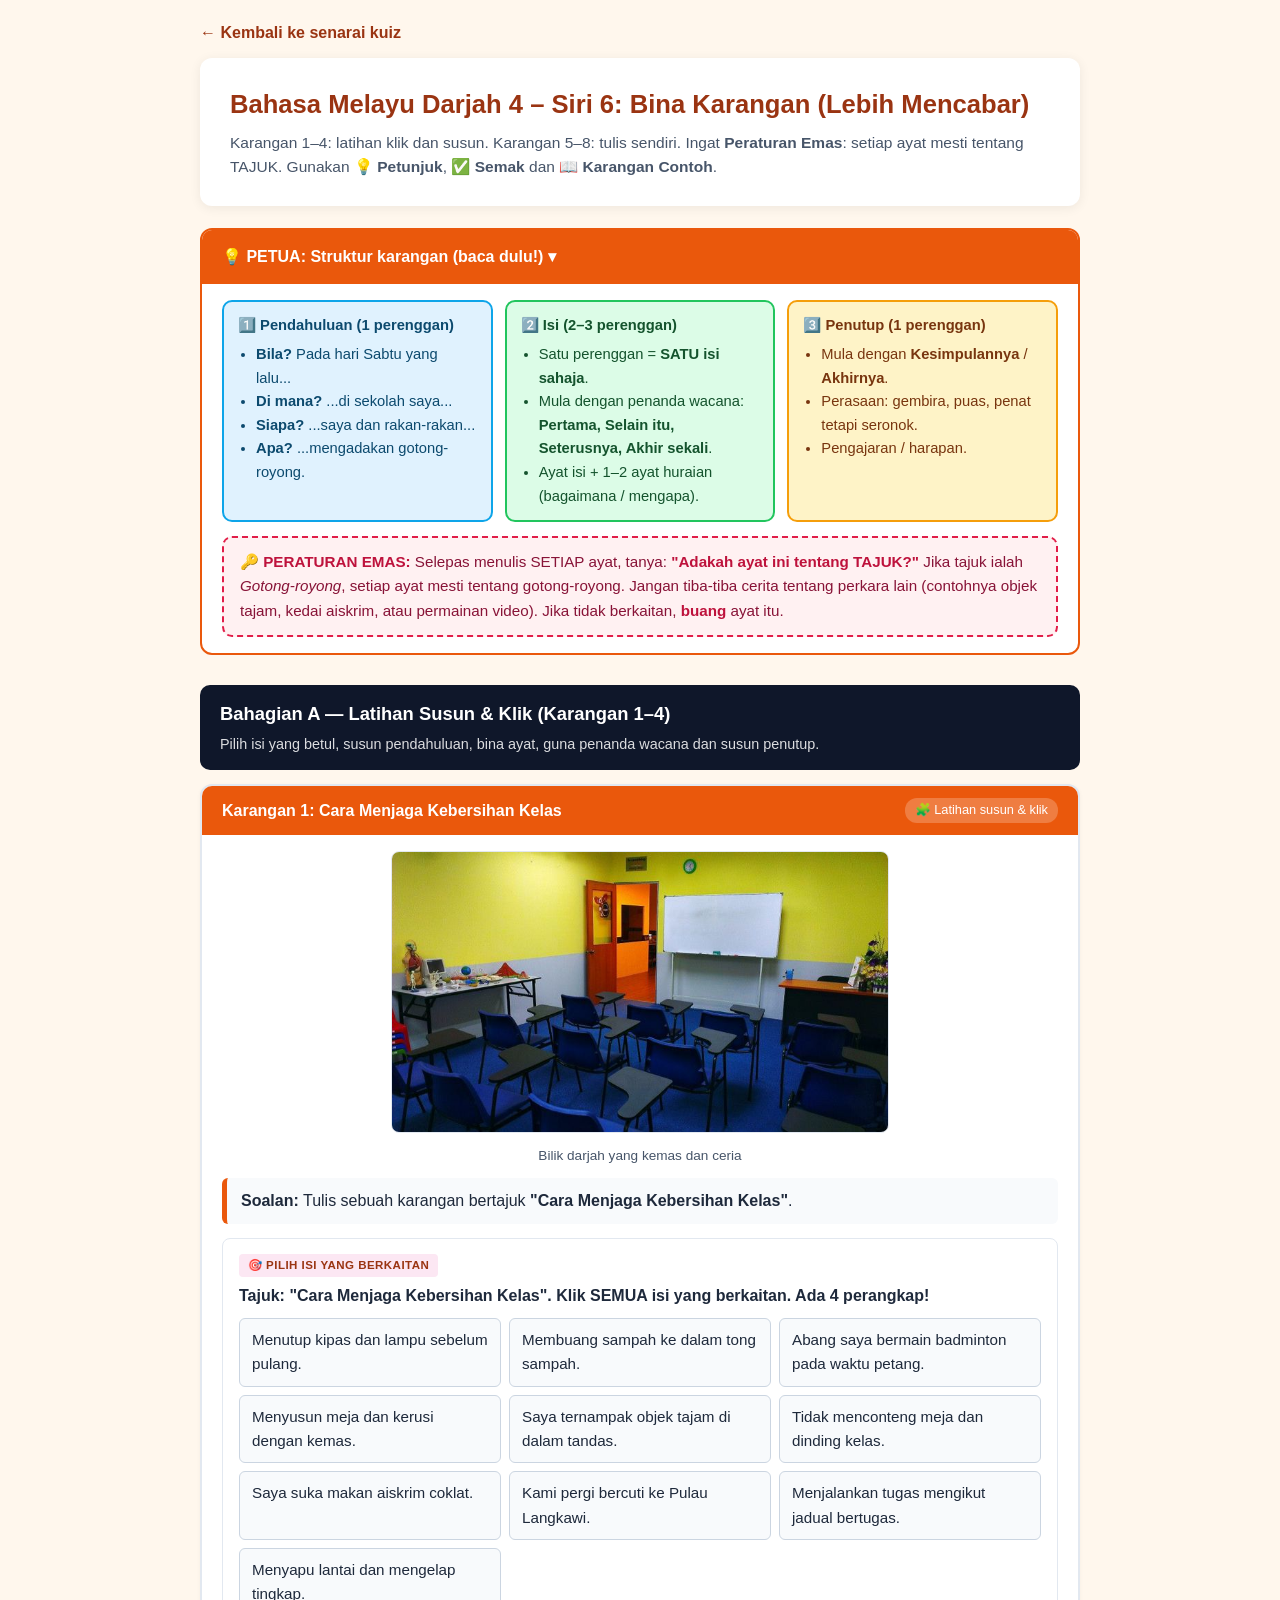
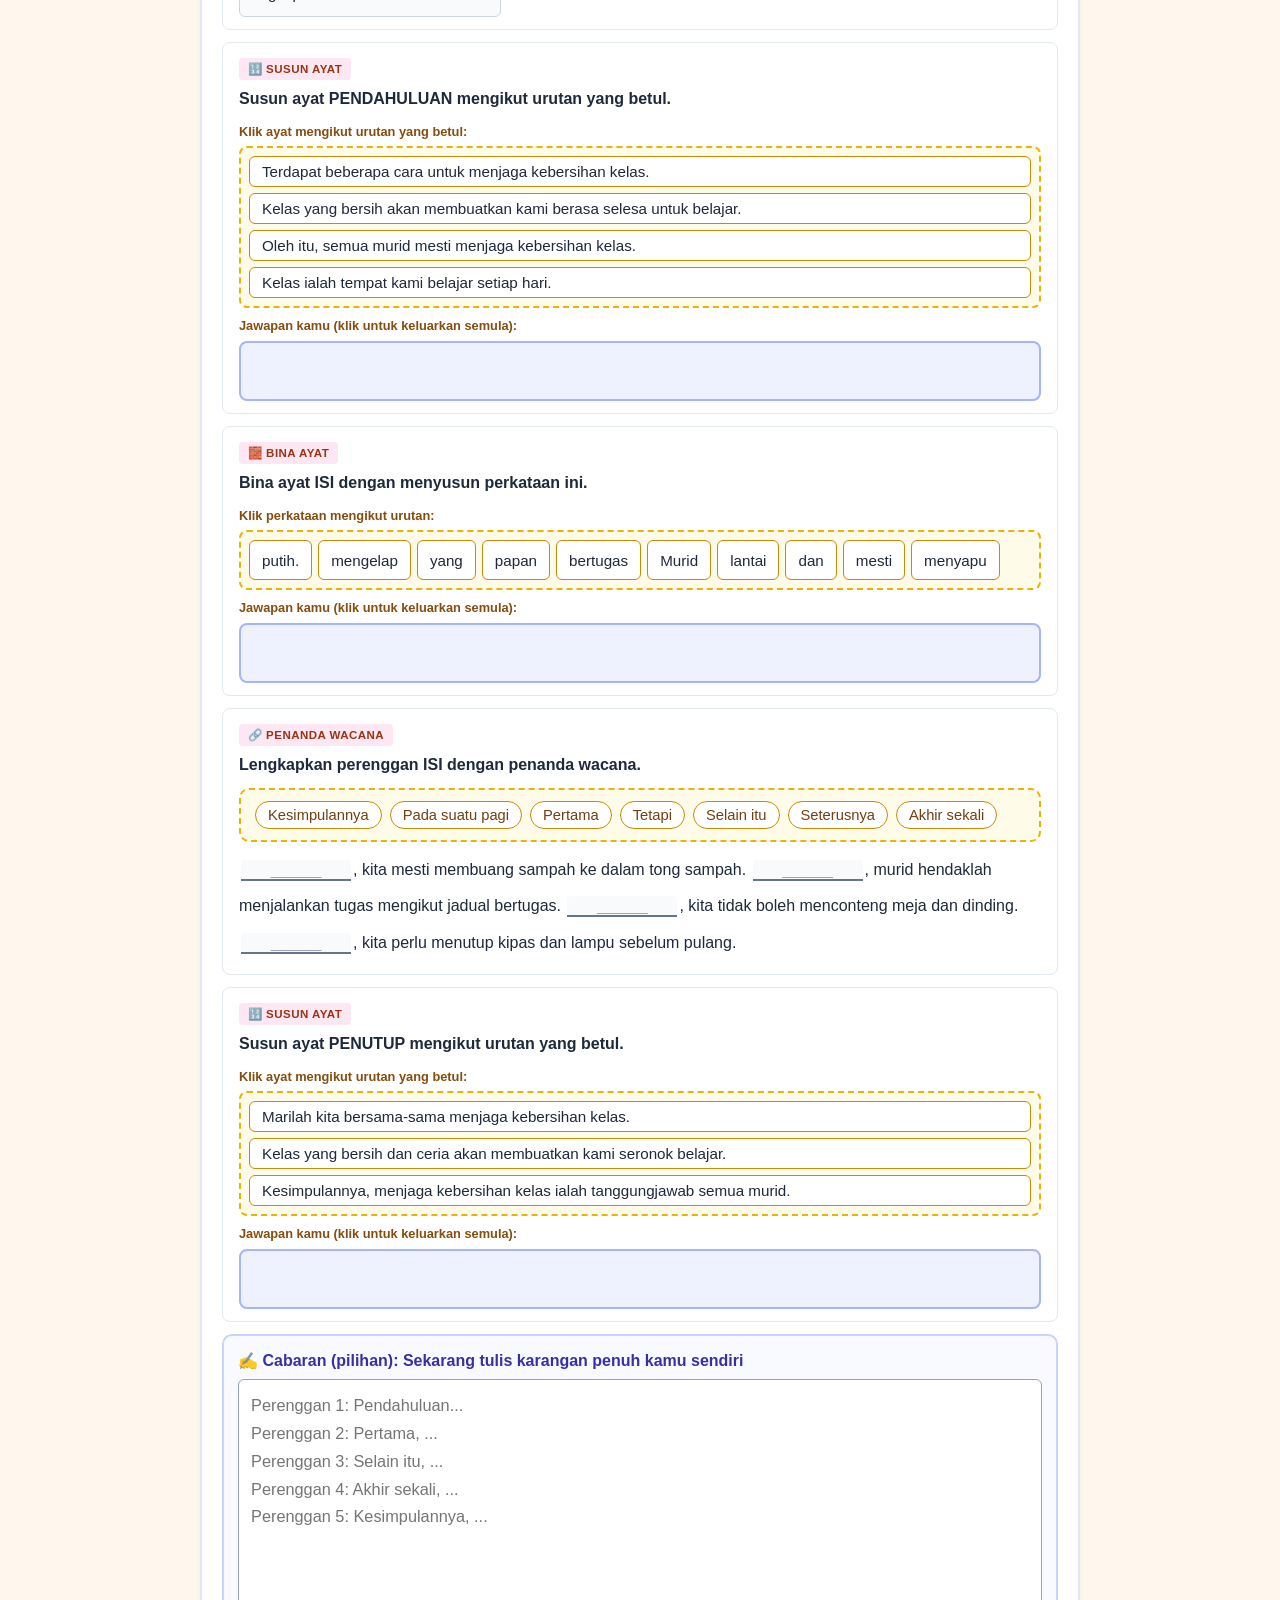
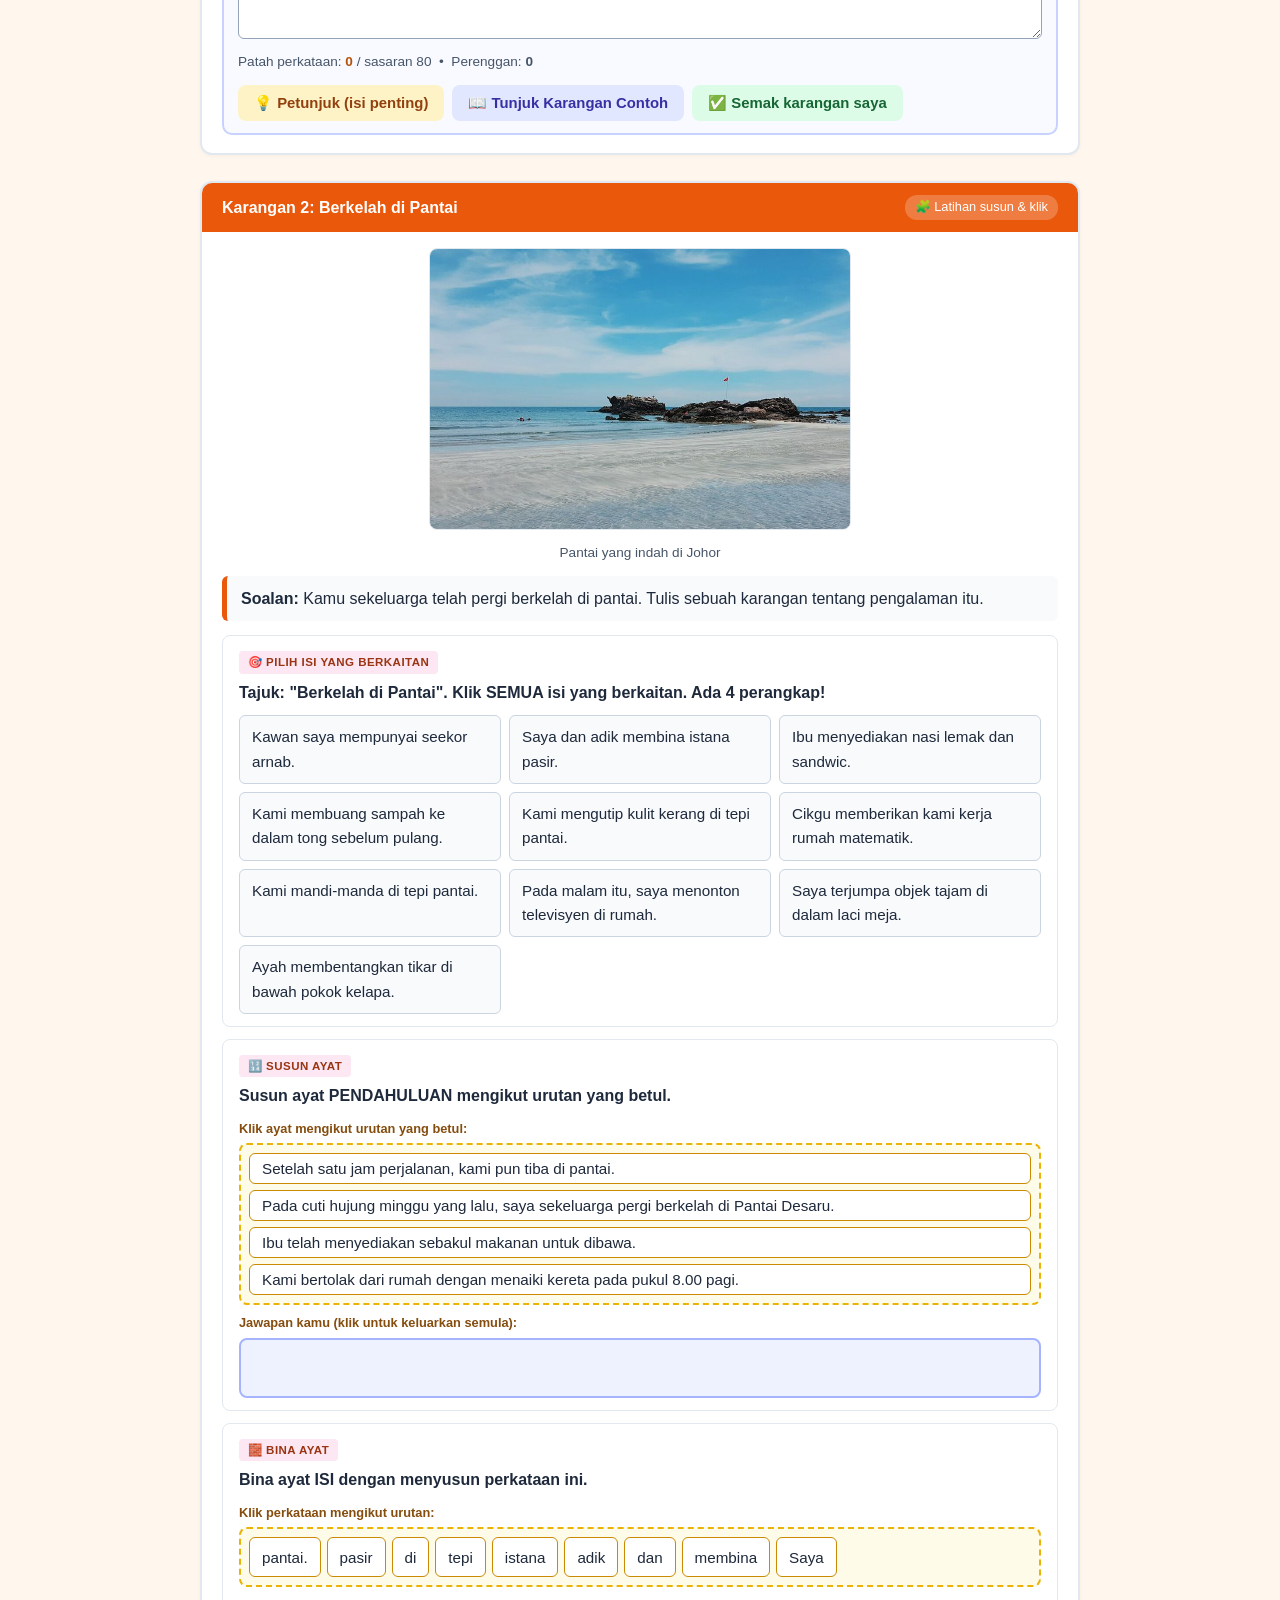
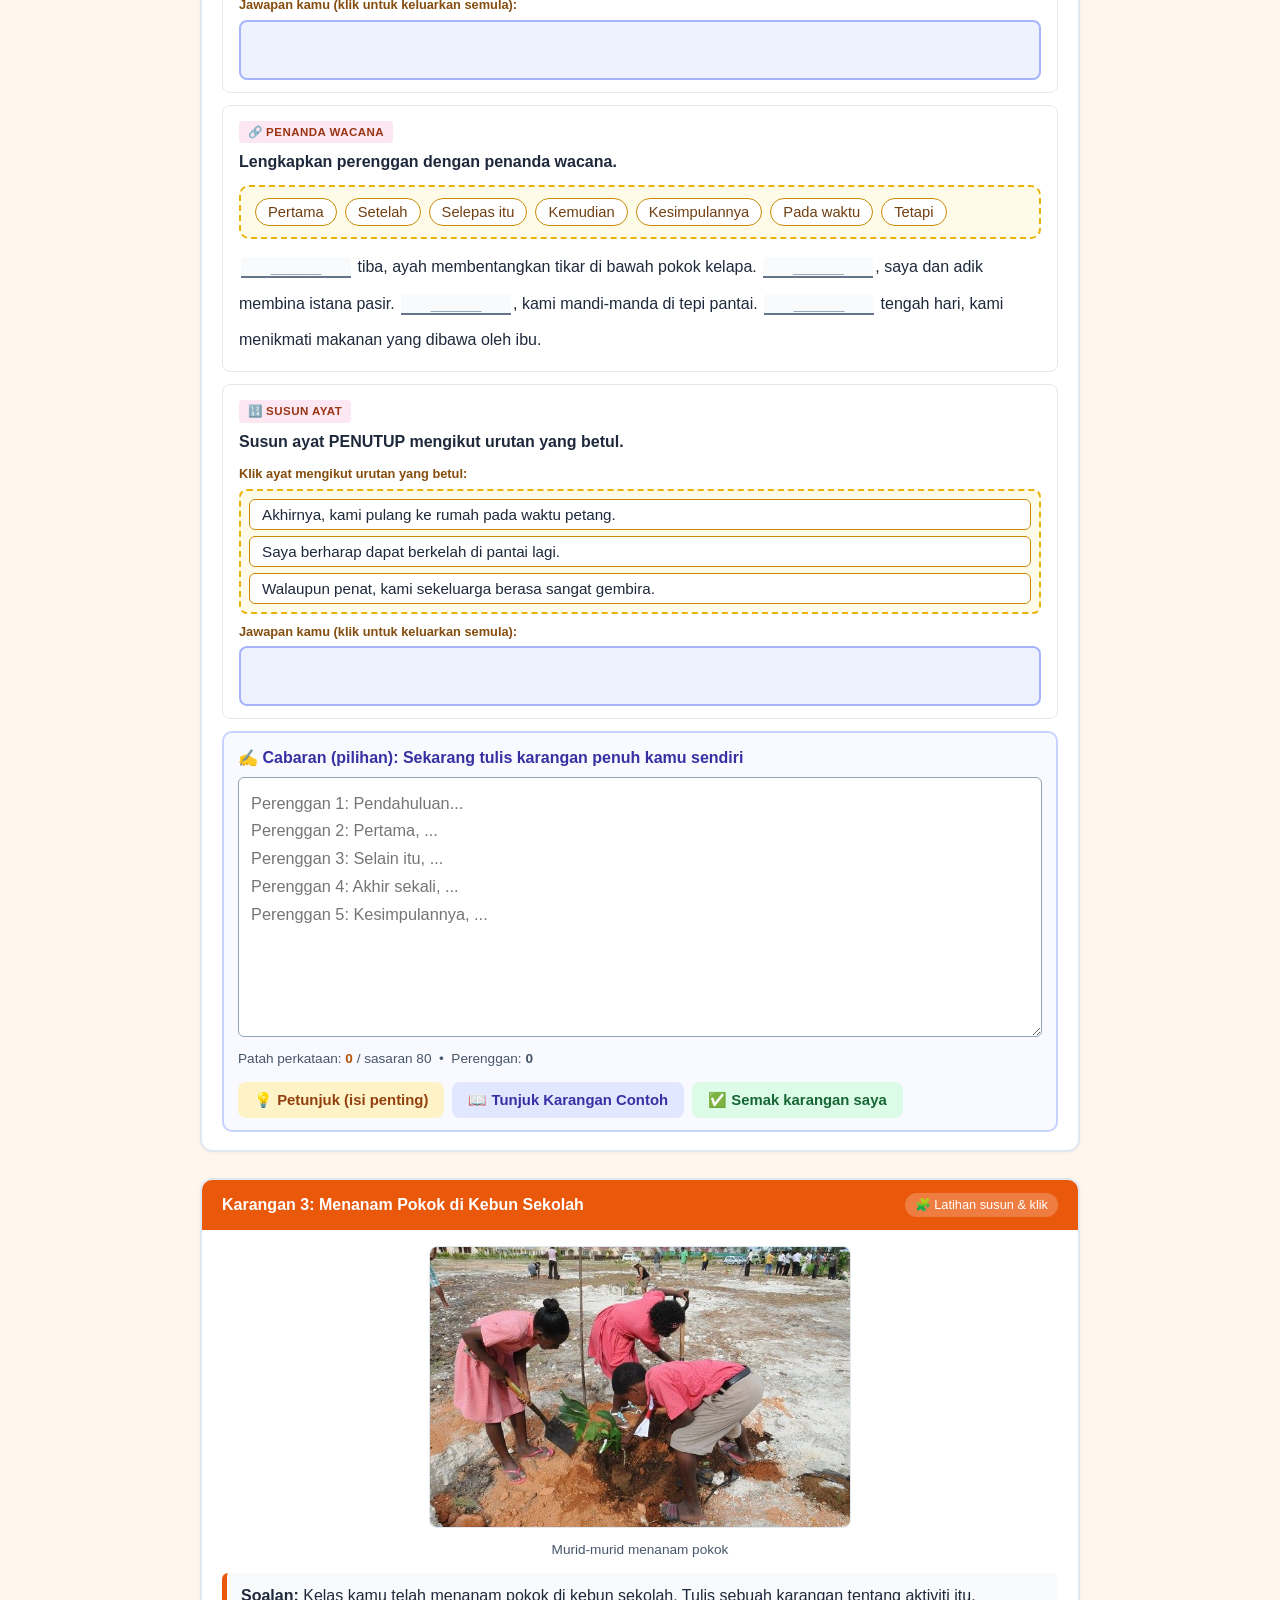
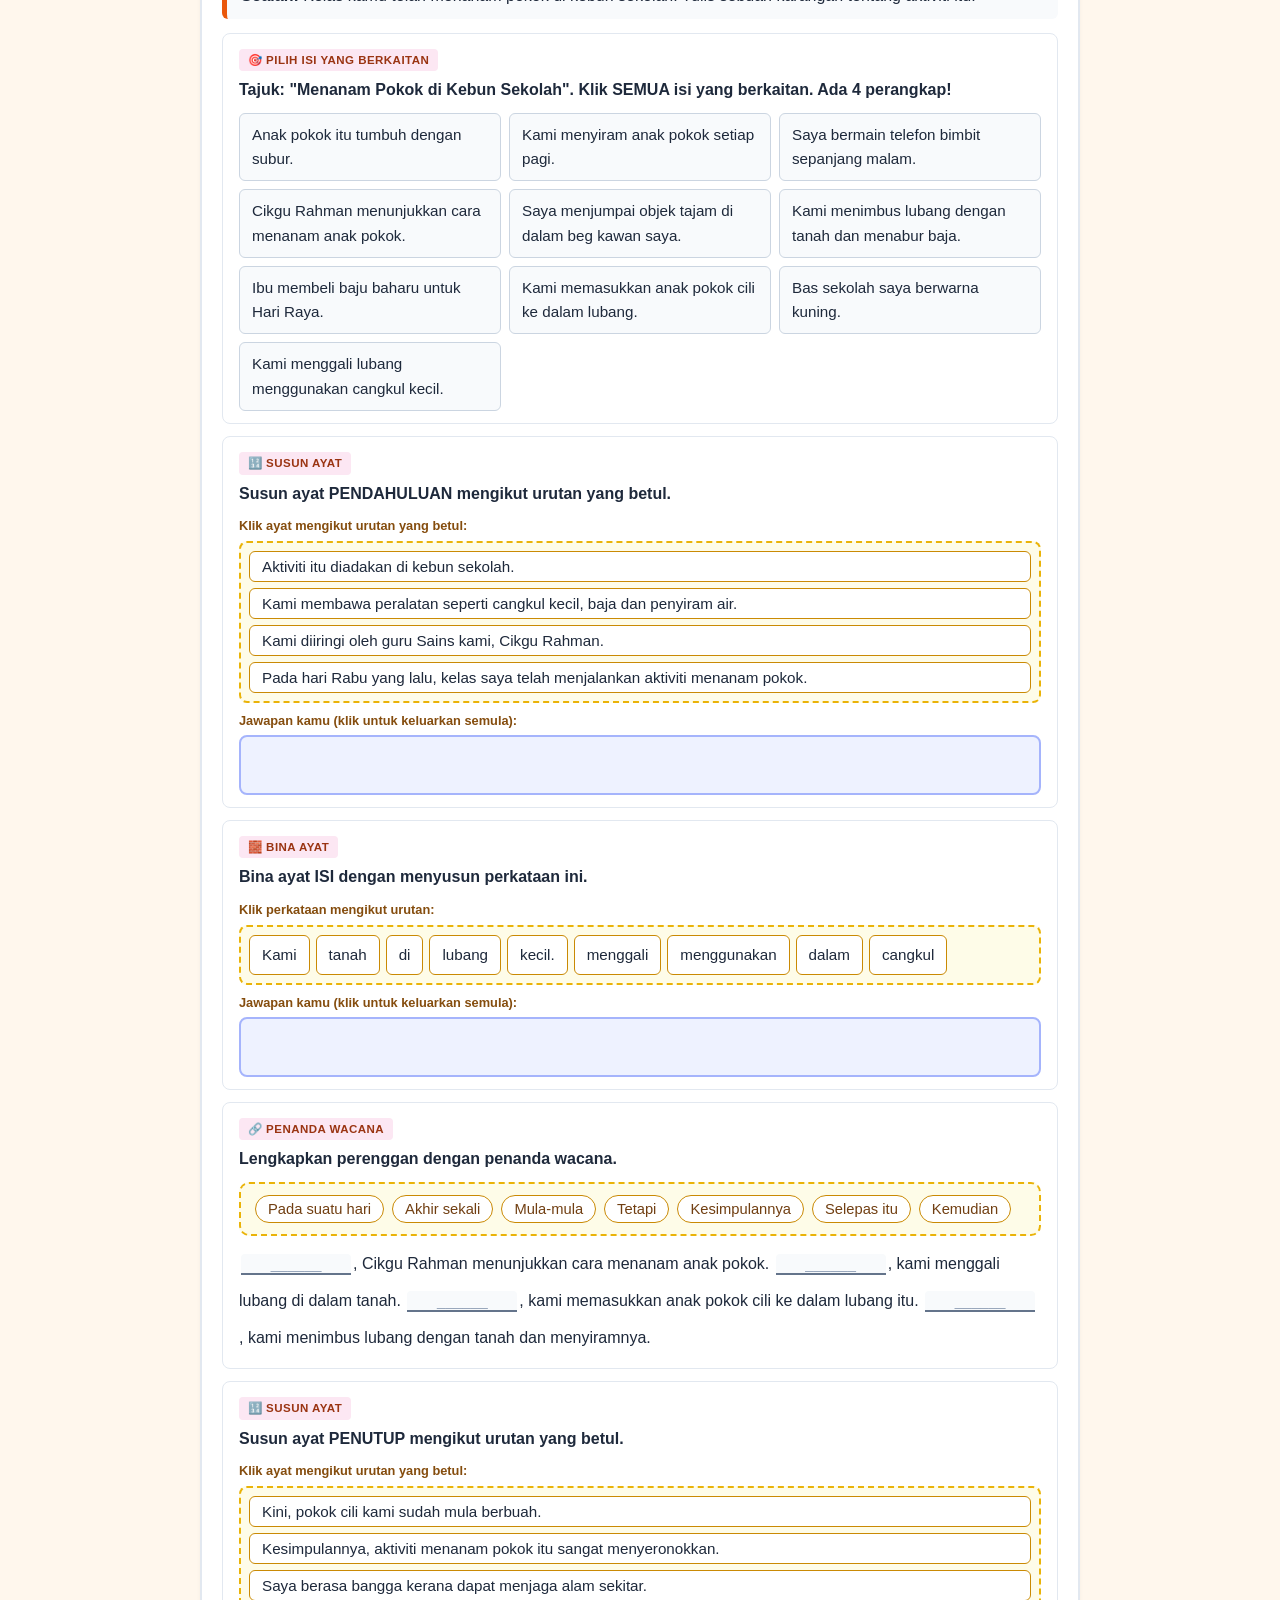
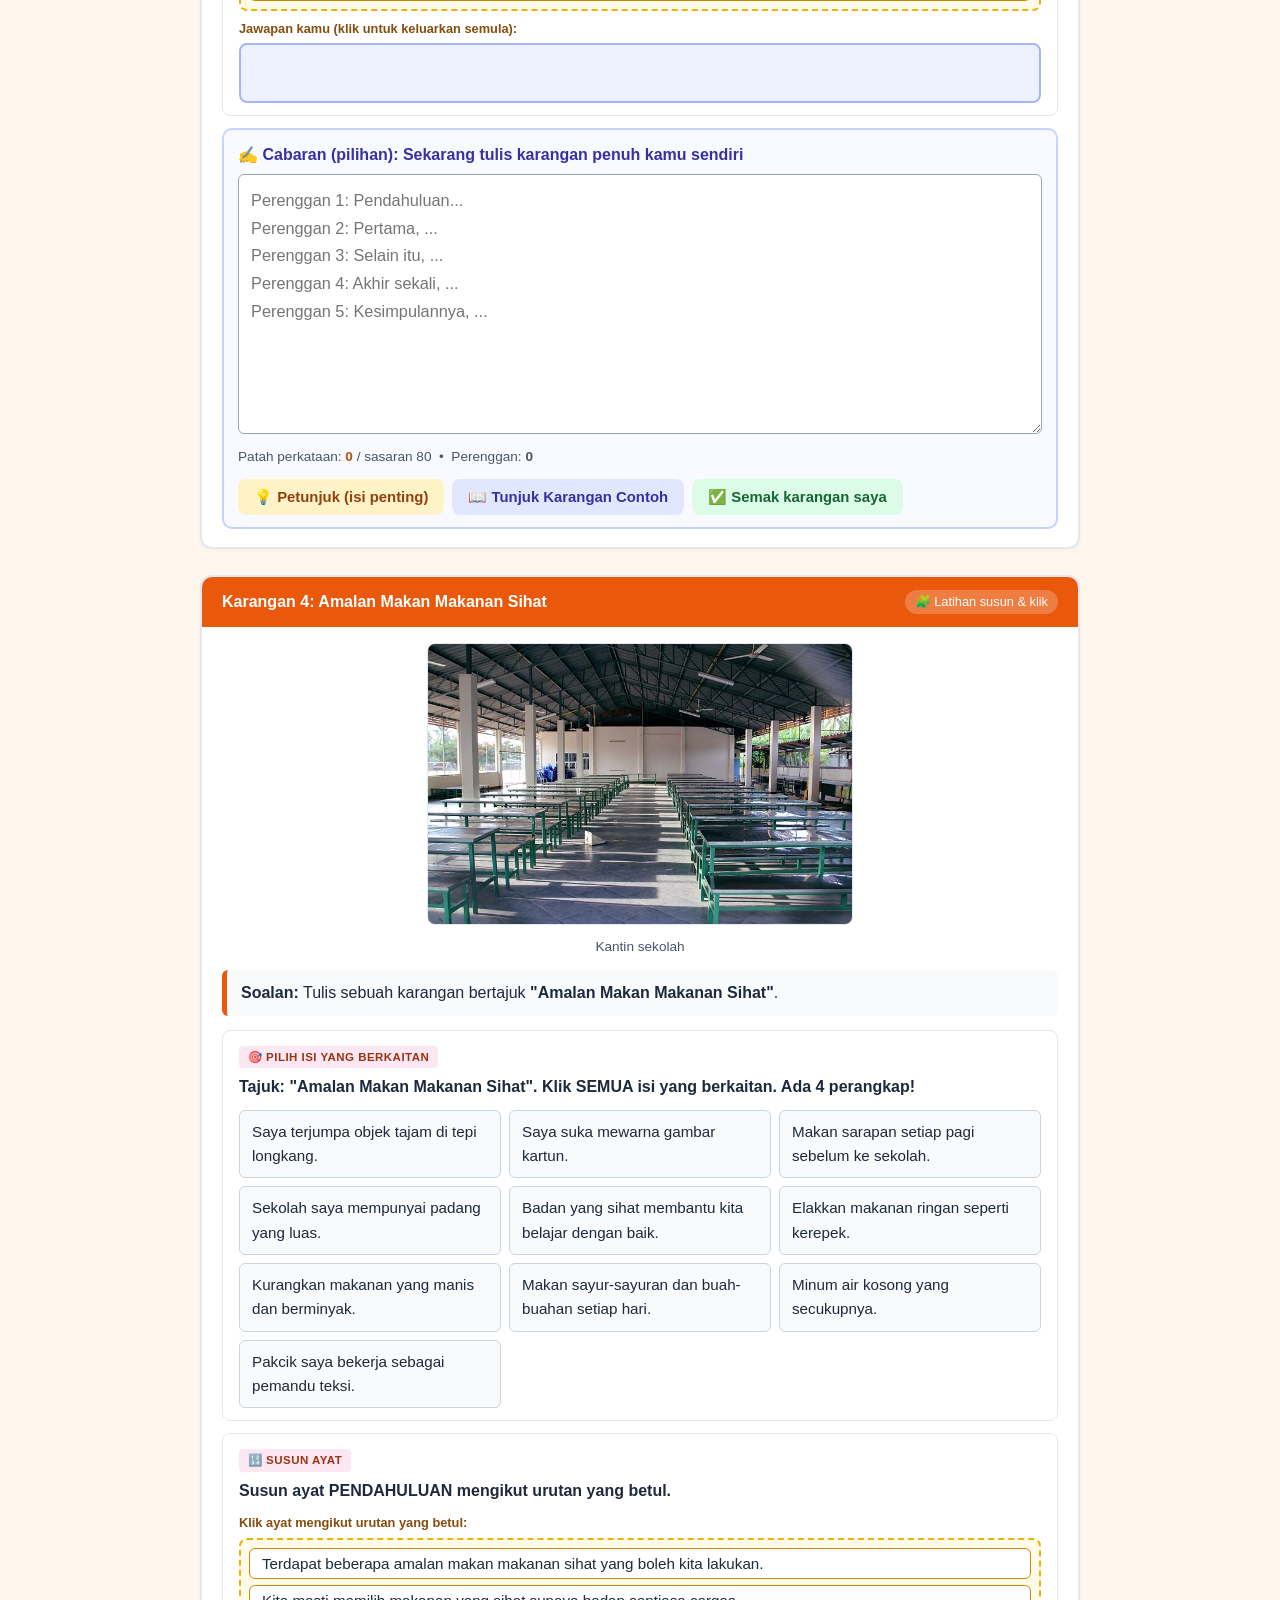
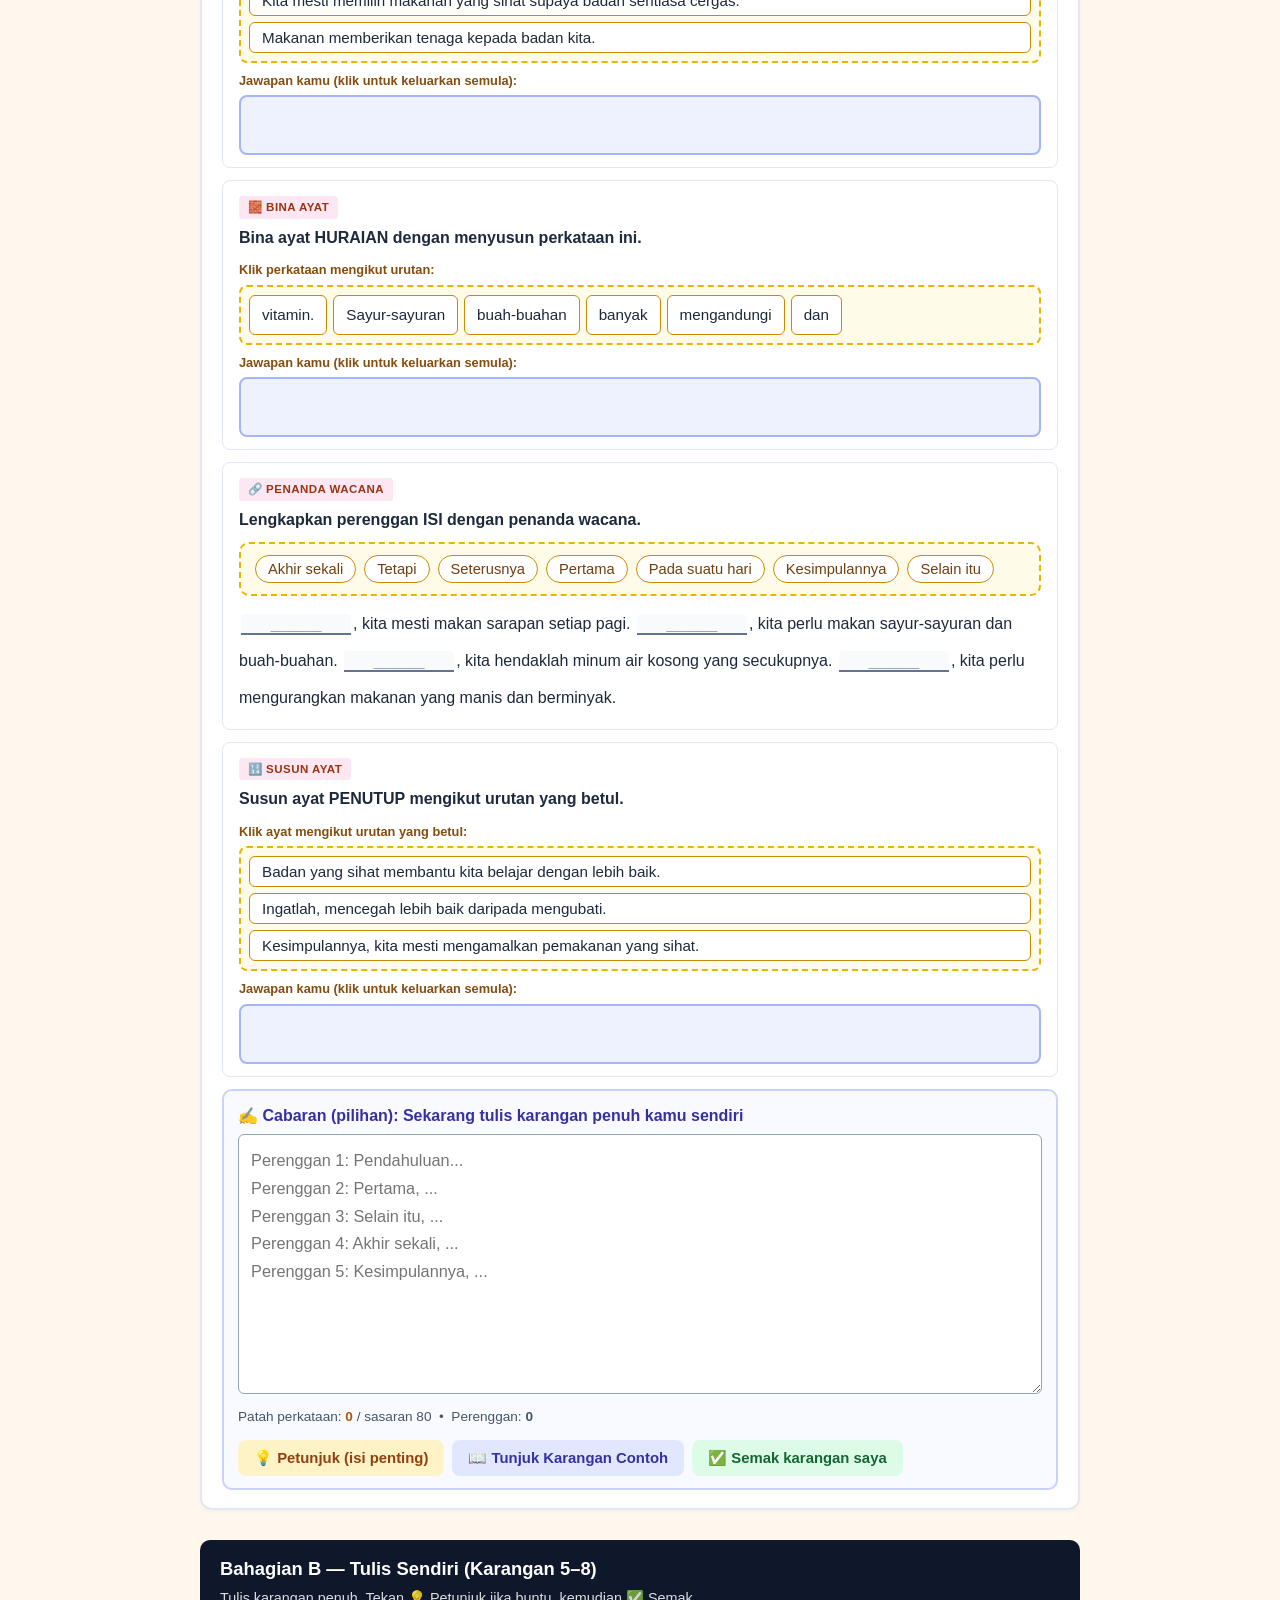
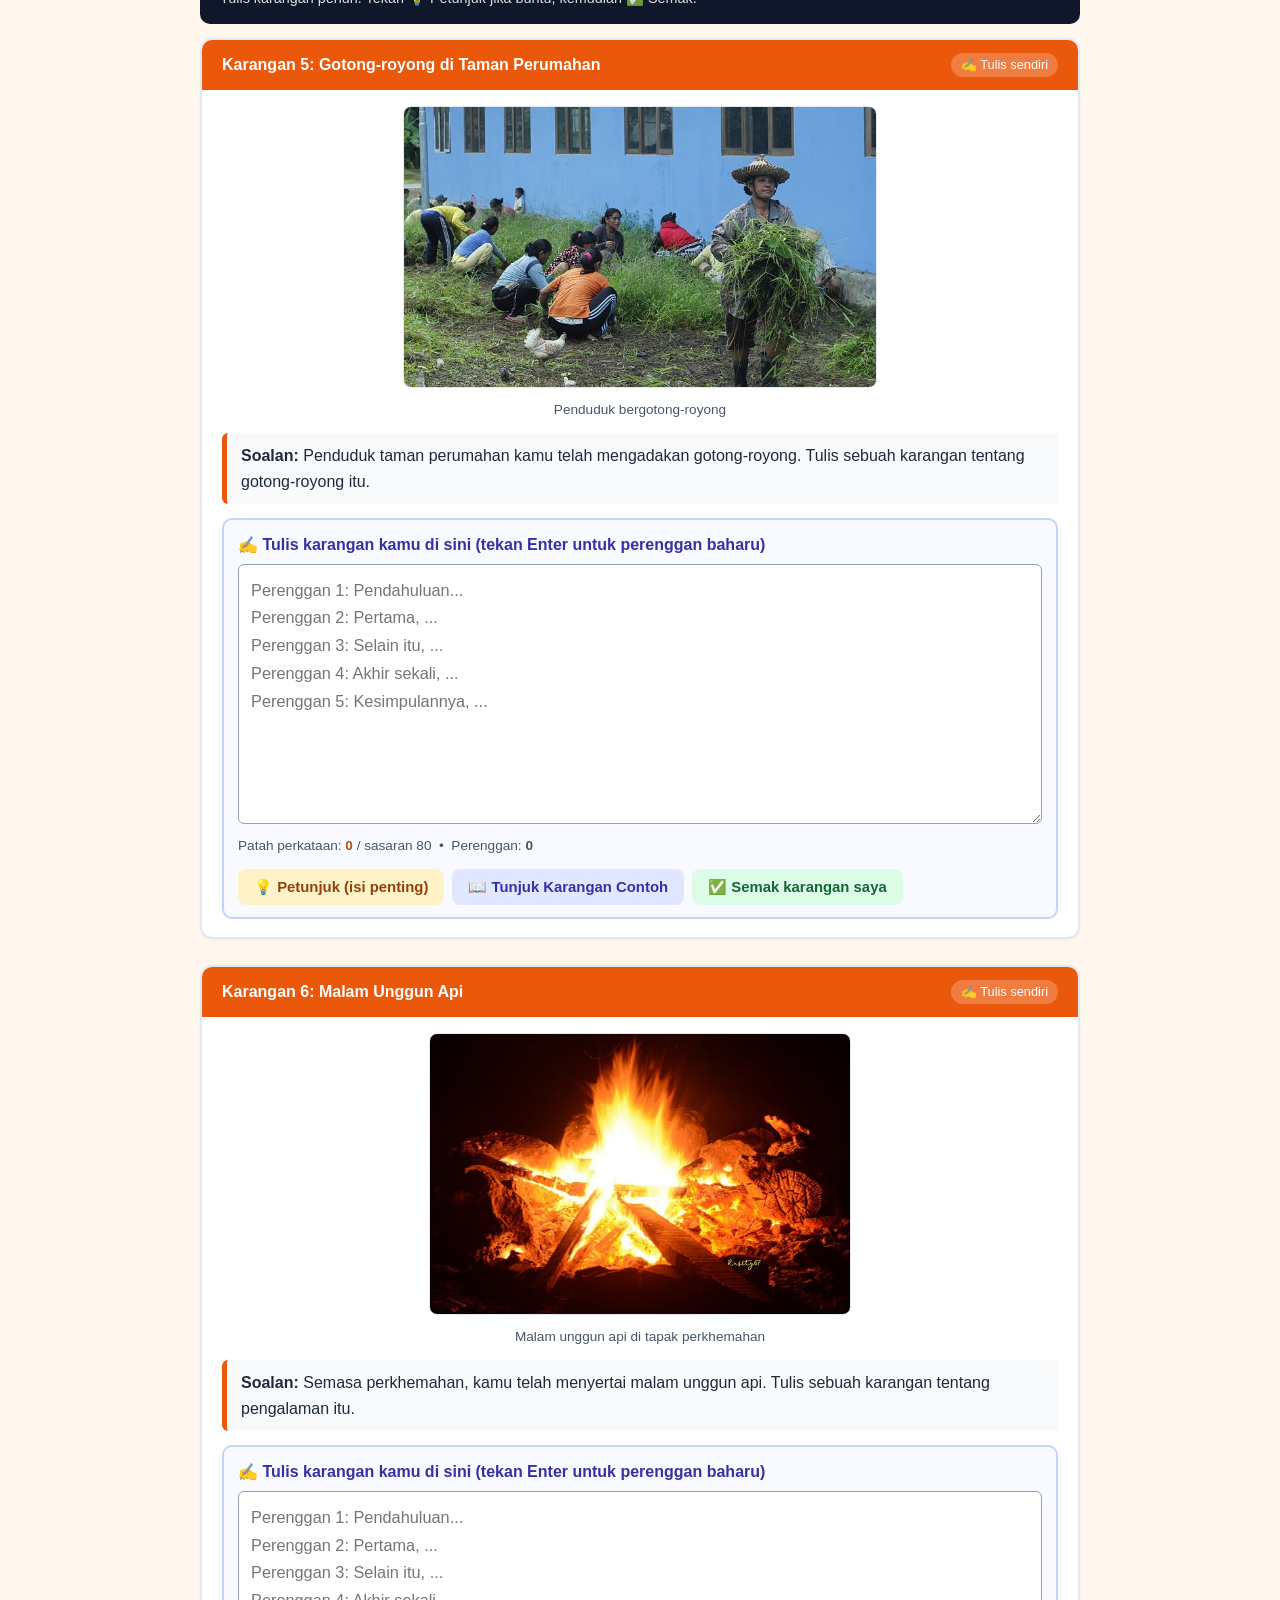
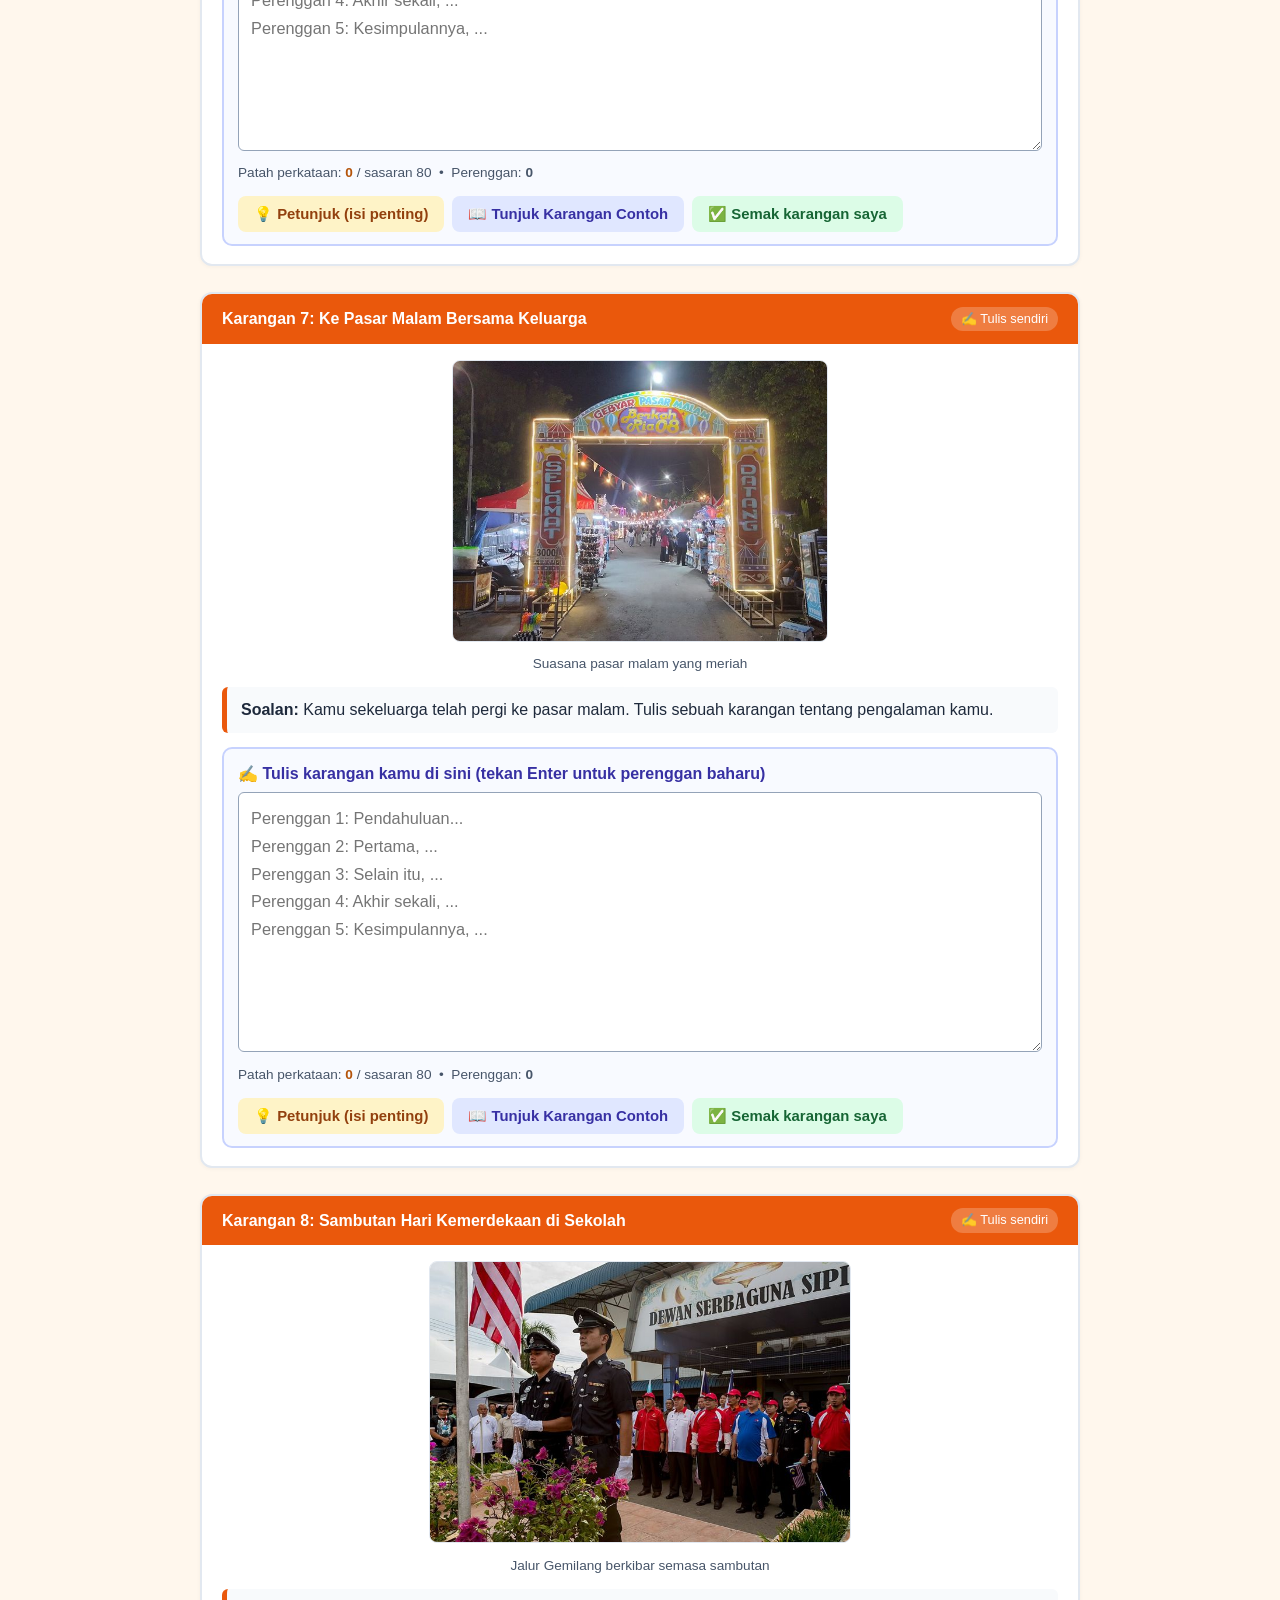
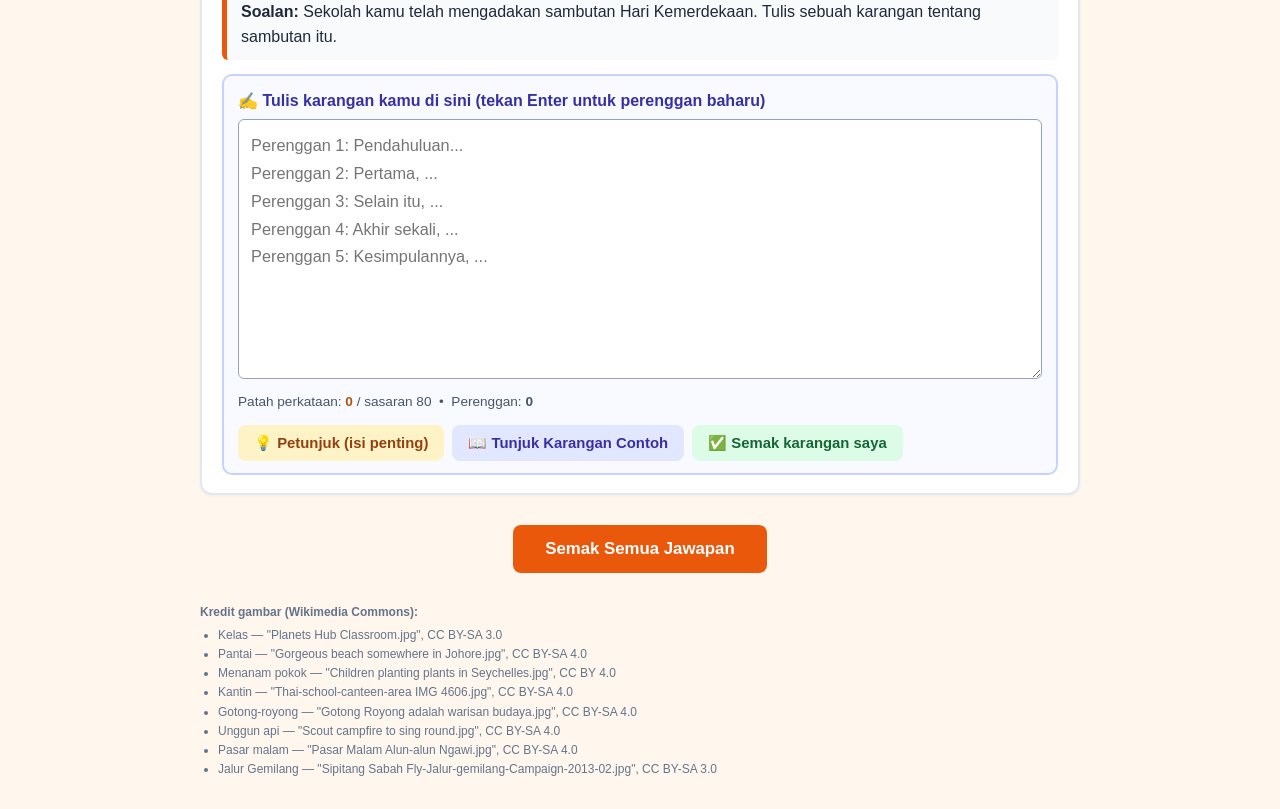
<file: BM_Karangan_Siri6.html>
<!DOCTYPE html>
<html lang="ms">
<head>
    <meta charset="UTF-8">
    <meta name="viewport" content="width=device-width, initial-scale=1.0">
    <title>Karangan BM Darjah 4 – Siri 6</title>
    <link rel="stylesheet" href="kuiz_karangan.css">
</head>
<body>
<div class="container">
    <a class="back-link" href="index.html">← Kembali ke senarai kuiz</a>
    <div class="page-header">
        <h1>Bahasa Melayu Darjah 4 – Siri 6: Bina Karangan (Lebih Mencabar)</h1>
        <p class="subtitle">Karangan 1–4: latihan klik dan susun. Karangan 5–8: tulis sendiri. Ingat <b>Peraturan Emas</b>: setiap ayat mesti tentang TAJUK. Gunakan <b>💡 Petunjuk</b>, <b>✅ Semak</b> dan <b>📖 Karangan Contoh</b>.</p>
    </div>

    <details id="petua"></details>

    <div id="scoreBanner" class="score-banner"></div>
    <div id="kContainer"></div>

    <button class="action-btn" id="submitBtn">Semak Semua Jawapan</button>
    <button class="reset-btn" id="resetBtn">Mula Semula</button>
</div>

<script>
window.KARANGAN = {
  theme: '#ea580c', themeDark: '#9a3412', themeSoft: '#fff7ed',
  minWords: 80,
  levels: [
    { from: 1, name: 'Bahagian A — Latihan Susun & Klik (Karangan 1–4)', desc: 'Pilih isi yang betul, susun pendahuluan, bina ayat, guna penanda wacana dan susun penutup.' },
    { from: 5, name: 'Bahagian B — Tulis Sendiri (Karangan 5–8)', desc: 'Tulis karangan penuh. Tekan 💡 Petunjuk jika buntu, kemudian ✅ Semak.' }
  ],
  credits: [
    'Kelas — "Planets Hub Classroom.jpg", CC BY-SA 3.0',
    'Pantai — "Gorgeous beach somewhere in Johore.jpg", CC BY-SA 4.0',
    'Menanam pokok — "Children planting plants in Seychelles.jpg", CC BY 4.0',
    'Kantin — "Thai-school-canteen-area IMG 4606.jpg", CC BY-SA 4.0',
    'Gotong-royong — "Gotong Royong adalah warisan budaya.jpg", CC BY-SA 4.0',
    'Unggun api — "Scout campfire to sing round.jpg", CC BY-SA 4.0',
    'Pasar malam — "Pasar Malam Alun-alun Ngawi.jpg", CC BY-SA 4.0',
    'Jalur Gemilang — "Sipitang Sabah Fly-Jalur-gemilang-Campaign-2013-02.jpg", CC BY-SA 3.0'
  ],
  items: [
    // ================= BAHAGIAN A: LATIH =================
    {
      title: 'Cara Menjaga Kebersihan Kelas', mode: 'latih',
      tajuk: 'Tulis sebuah karangan bertajuk <b>"Cara Menjaga Kebersihan Kelas"</b>.',
      image: { src: 'images/k_kelas.jpg', cap: 'Bilik darjah yang kemas dan ceria' },
      topicWords: ['kelas', 'bilik darjah', 'bersih', 'kotor', 'sampah', 'tong', 'sapu', 'penyapu', 'meja', 'kerusi', 'papan', 'tingkap', 'lantai', 'jadual', 'tugas', 'bertugas', 'conteng', 'susun', 'kemas', 'ceria', 'selesa', 'belajar', 'guru', 'murid', 'kipas', 'lampu', 'sudut', 'bacaan', 'hiasan', 'cara', 'kebersihan', 'tanggungjawab', 'habuk', 'lap', 'elektrik', 'jimat'],
      activities: [
        { type: 'pilih', prompt: 'Tajuk: "Cara Menjaga Kebersihan Kelas". Klik SEMUA isi yang berkaitan. Ada 4 perangkap!',
          items: [
            { t: 'Membuang sampah ke dalam tong sampah.', ok: true },
            { t: 'Menjalankan tugas mengikut jadual bertugas.', ok: true },
            { t: 'Menyapu lantai dan mengelap tingkap.', ok: true },
            { t: 'Tidak menconteng meja dan dinding kelas.', ok: true },
            { t: 'Menyusun meja dan kerusi dengan kemas.', ok: true },
            { t: 'Menutup kipas dan lampu sebelum pulang.', ok: true },
            { t: 'Saya ternampak objek tajam di dalam tandas.', ok: false, why: 'tentang tandas dan objek tajam, bukan kelas!' },
            { t: 'Saya suka makan aiskrim coklat.', ok: false, why: 'tiada kaitan dengan kebersihan kelas.' },
            { t: 'Abang saya bermain badminton pada waktu petang.', ok: false, why: 'tentang abang dan sukan.' },
            { t: 'Kami pergi bercuti ke Pulau Langkawi.', ok: false, why: 'tentang percutian, bukan kelas.' }
          ] },
        { type: 'susun', prompt: 'Susun ayat PENDAHULUAN mengikut urutan yang betul.',
          sentences: ['Kelas ialah tempat kami belajar setiap hari.',
                      'Kelas yang bersih akan membuatkan kami berasa selesa untuk belajar.',
                      'Oleh itu, semua murid mesti menjaga kebersihan kelas.',
                      'Terdapat beberapa cara untuk menjaga kebersihan kelas.'] },
        { type: 'bina', prompt: 'Bina ayat ISI dengan menyusun perkataan ini.',
          sentence: 'Murid yang bertugas mesti menyapu lantai dan mengelap papan putih.' },
        { type: 'kosong', prompt: 'Lengkapkan perenggan ISI dengan penanda wacana.',
          template: '{0}, kita mesti membuang sampah ke dalam tong sampah. {1}, murid hendaklah menjalankan tugas mengikut jadual bertugas. {2}, kita tidak boleh menconteng meja dan dinding. {3}, kita perlu menutup kipas dan lampu sebelum pulang.',
          chips: ['Pertama', 'Selain itu', 'Seterusnya', 'Akhir sekali', 'Kesimpulannya', 'Pada suatu pagi', 'Tetapi'],
          accept: [['Pertama'], ['Selain itu', 'Seterusnya'], ['Seterusnya', 'Selain itu'], ['Akhir sekali']] },
        { type: 'susun', prompt: 'Susun ayat PENUTUP mengikut urutan yang betul.',
          sentences: ['Kesimpulannya, menjaga kebersihan kelas ialah tanggungjawab semua murid.',
                      'Kelas yang bersih dan ceria akan membuatkan kami seronok belajar.',
                      'Marilah kita bersama-sama menjaga kebersihan kelas.'] }
      ],
      hints: {
        pendahuluan: ['Kelas tempat belajar setiap hari.', 'Kelas bersih → selesa belajar.', 'Ada beberapa cara menjaga kebersihan kelas.'],
        isi: [{ t: 'Buang sampah ke dalam tong sampah.', k: ['tong sampah', 'buang sampah'] }, { t: 'Ikut jadual bertugas.', k: ['jadual', 'bertugas'] },
              { t: 'Sapu lantai, lap tingkap dan papan putih.', k: ['sapu', 'lap'] }, { t: 'Jangan conteng meja dan dinding.', k: ['conteng'] },
              { t: 'Susun meja dan kerusi; tutup kipas dan lampu.', k: ['susun', 'kipas', 'lampu'] }],
        penutup: ['Kebersihan kelas tanggungjawab semua murid.', 'Kelas bersih → seronok belajar.', 'Marilah menjaga kebersihan bersama-sama.'],
        kosaKata: ['bersih dan ceria', 'selesa untuk belajar', 'jadual bertugas', 'tanggungjawab bersama', 'kebersihan itu sebahagian daripada iman']
      },
      model: [
        'Kelas ialah tempat kami belajar setiap hari. Kelas yang bersih akan membuatkan kami berasa selesa untuk belajar. Oleh itu, semua murid mesti menjaga kebersihan kelas. Terdapat beberapa cara untuk menjaga kebersihan kelas.',
        'Pertama, kita mesti membuang sampah ke dalam tong sampah. Kita tidak boleh membuang sampah di bawah meja. Selain itu, murid hendaklah menjalankan tugas mengikut jadual bertugas. Murid yang bertugas mesti menyapu lantai dan mengelap papan putih.',
        'Seterusnya, kita tidak boleh menconteng meja dan dinding kelas. Meja yang diconteng akan kelihatan kotor dan buruk. Kita juga perlu menyusun meja dan kerusi dengan kemas.',
        'Akhir sekali, kita perlu menutup kipas dan lampu sebelum pulang. Amalan ini dapat menjimatkan elektrik.',
        'Kesimpulannya, menjaga kebersihan kelas ialah tanggungjawab semua murid. Kelas yang bersih dan ceria akan membuatkan kami seronok belajar. Marilah kita bersama-sama menjaga kebersihan kelas.'
      ]
    },
    {
      title: 'Berkelah di Pantai', mode: 'latih',
      tajuk: 'Kamu sekeluarga telah pergi berkelah di pantai. Tulis sebuah karangan tentang pengalaman itu.',
      image: { src: 'images/k_pantai.jpg', cap: 'Pantai yang indah di Johor' },
      topicWords: ['pantai', 'berkelah', 'laut', 'pasir', 'ombak', 'istana pasir', 'mandi', 'tikar', 'bakul', 'makanan', 'sandwic', 'nasi', 'air', 'pokok kelapa', 'angin', 'nyaman', 'keluarga', 'ayah', 'ibu', 'adik', 'kakak', 'abang', 'bermain', 'kerang', 'siput', 'sampah', 'kereta', 'pulang', 'matahari', 'bola', 'layang-layang', 'biru', 'indah', 'redup'],
      activities: [
        { type: 'pilih', prompt: 'Tajuk: "Berkelah di Pantai". Klik SEMUA isi yang berkaitan. Ada 4 perangkap!',
          items: [
            { t: 'Ayah membentangkan tikar di bawah pokok kelapa.', ok: true },
            { t: 'Saya dan adik membina istana pasir.', ok: true },
            { t: 'Kami mandi-manda di tepi pantai.', ok: true },
            { t: 'Ibu menyediakan nasi lemak dan sandwic.', ok: true },
            { t: 'Kami mengutip kulit kerang di tepi pantai.', ok: true },
            { t: 'Kami membuang sampah ke dalam tong sebelum pulang.', ok: true },
            { t: 'Cikgu memberikan kami kerja rumah matematik.', ok: false, why: 'tentang sekolah, bukan berkelah.' },
            { t: 'Saya terjumpa objek tajam di dalam laci meja.', ok: false, why: 'laci meja tiada di pantai, terkeluar tajuk!' },
            { t: 'Kawan saya mempunyai seekor arnab.', ok: false, why: 'tentang arnab kawan, bukan berkelah.' },
            { t: 'Pada malam itu, saya menonton televisyen di rumah.', ok: false, why: 'bukan aktiviti berkelah.' }
          ] },
        { type: 'susun', prompt: 'Susun ayat PENDAHULUAN mengikut urutan yang betul.',
          sentences: ['Pada cuti hujung minggu yang lalu, saya sekeluarga pergi berkelah di Pantai Desaru.',
                      'Kami bertolak dari rumah dengan menaiki kereta pada pukul 8.00 pagi.',
                      'Ibu telah menyediakan sebakul makanan untuk dibawa.',
                      'Setelah satu jam perjalanan, kami pun tiba di pantai.'] },
        { type: 'bina', prompt: 'Bina ayat ISI dengan menyusun perkataan ini.',
          sentence: 'Saya dan adik membina istana pasir di tepi pantai.' },
        { type: 'kosong', prompt: 'Lengkapkan perenggan dengan penanda wacana.',
          template: '{0} tiba, ayah membentangkan tikar di bawah pokok kelapa. {1}, saya dan adik membina istana pasir. {2}, kami mandi-manda di tepi pantai. {3} tengah hari, kami menikmati makanan yang dibawa oleh ibu.',
          chips: ['Setelah', 'Kemudian', 'Selepas itu', 'Pada waktu', 'Kesimpulannya', 'Pertama', 'Tetapi'],
          accept: [['Setelah'], ['Kemudian', 'Selepas itu'], ['Selepas itu', 'Kemudian'], ['Pada waktu']] },
        { type: 'susun', prompt: 'Susun ayat PENUTUP mengikut urutan yang betul.',
          sentences: ['Akhirnya, kami pulang ke rumah pada waktu petang.',
                      'Walaupun penat, kami sekeluarga berasa sangat gembira.',
                      'Saya berharap dapat berkelah di pantai lagi.'] }
      ],
      hints: {
        pendahuluan: ['Bila: cuti hujung minggu lalu.', 'Siapa: saya sekeluarga.', 'Ke mana: Pantai ... (nama pantai).', 'Naik kereta, ibu sediakan makanan.'],
        isi: [{ t: 'Ayah membentangkan tikar di bawah pokok.', k: ['tikar'] }, { t: 'Membina istana pasir.', k: ['istana pasir', 'pasir'] },
              { t: 'Mandi-manda di tepi pantai.', k: ['mandi'] }, { t: 'Menikmati makanan bersama.', k: ['makan', 'nasi', 'sandwic'] },
              { t: 'Mengutip kulit kerang / bermain layang-layang.', k: ['kerang', 'siput', 'layang'] }],
        penutup: ['Pulang pada waktu petang.', 'Penat tetapi gembira.', 'Berharap dapat datang lagi.'],
        kosaKata: ['air laut yang biru jernih', 'pantai yang bersih dan indah', 'angin bertiup sepoi-sepoi bahasa', 'mandi-manda', 'kenangan manis']
      },
      model: [
        'Pada cuti hujung minggu yang lalu, saya sekeluarga pergi berkelah di Pantai Desaru. Kami bertolak dari rumah dengan menaiki kereta pada pukul 8.00 pagi. Ibu telah menyediakan sebakul makanan untuk dibawa. Setelah satu jam perjalanan, kami pun tiba di pantai.',
        'Setelah tiba, ayah membentangkan tikar di bawah pokok kelapa. Angin bertiup sepoi-sepoi bahasa. Kemudian, saya dan adik membina istana pasir di tepi pantai. Istana pasir kami sangat cantik.',
        'Selepas itu, kami mandi-manda di tepi pantai. Air laut yang biru jernih itu sangat sejuk. Ayah sentiasa mengawasi kami supaya kami selamat.',
        'Pada waktu tengah hari, kami menikmati nasi lemak dan sandwic yang dibawa oleh ibu. Selepas makan, kami mengutip kulit kerang. Sebelum pulang, kami membuang sampah ke dalam tong sampah.',
        'Akhirnya, kami pulang ke rumah pada waktu petang. Walaupun penat, kami sekeluarga berasa sangat gembira. Saya berharap dapat berkelah di pantai lagi.'
      ]
    },
    {
      title: 'Menanam Pokok di Kebun Sekolah', mode: 'latih',
      tajuk: 'Kelas kamu telah menanam pokok di kebun sekolah. Tulis sebuah karangan tentang aktiviti itu.',
      image: { src: 'images/k_menanam_pokok.jpg', cap: 'Murid-murid menanam pokok' },
      topicWords: ['pokok', 'tanam', 'menanam', 'kebun', 'anak pokok', 'benih', 'tanah', 'cangkul', 'lubang', 'baja', 'siram', 'air', 'guru', 'cikgu', 'sayur', 'cili', 'bunga', 'subur', 'hijau', 'tumbuh', 'tangan', 'sarung', 'penyiram', 'tunas', 'daun', 'buah', 'hasil', 'jaga', 'menjaga', 'kumpulan', 'peralatan', 'sekolah', 'alam', 'mendengar', 'teliti'],
      activities: [
        { type: 'pilih', prompt: 'Tajuk: "Menanam Pokok di Kebun Sekolah". Klik SEMUA isi yang berkaitan. Ada 4 perangkap!',
          items: [
            { t: 'Cikgu Rahman menunjukkan cara menanam anak pokok.', ok: true },
            { t: 'Kami menggali lubang menggunakan cangkul kecil.', ok: true },
            { t: 'Kami memasukkan anak pokok cili ke dalam lubang.', ok: true },
            { t: 'Kami menimbus lubang dengan tanah dan menabur baja.', ok: true },
            { t: 'Kami menyiram anak pokok setiap pagi.', ok: true },
            { t: 'Anak pokok itu tumbuh dengan subur.', ok: true },
            { t: 'Saya menjumpai objek tajam di dalam beg kawan saya.', ok: false, why: 'cerita lain, bukan menanam pokok.' },
            { t: 'Ibu membeli baju baharu untuk Hari Raya.', ok: false, why: 'tentang Hari Raya, bukan kebun.' },
            { t: 'Saya bermain telefon bimbit sepanjang malam.', ok: false, why: 'bukan aktiviti menanam pokok.' },
            { t: 'Bas sekolah saya berwarna kuning.', ok: false, why: 'tiada kaitan dengan tajuk.' }
          ] },
        { type: 'susun', prompt: 'Susun ayat PENDAHULUAN mengikut urutan yang betul.',
          sentences: ['Pada hari Rabu yang lalu, kelas saya telah menjalankan aktiviti menanam pokok.',
                      'Aktiviti itu diadakan di kebun sekolah.',
                      'Kami diiringi oleh guru Sains kami, Cikgu Rahman.',
                      'Kami membawa peralatan seperti cangkul kecil, baja dan penyiram air.'] },
        { type: 'bina', prompt: 'Bina ayat ISI dengan menyusun perkataan ini.',
          sentence: 'Kami menggali lubang di dalam tanah menggunakan cangkul kecil.' },
        { type: 'kosong', prompt: 'Lengkapkan perenggan dengan penanda wacana.',
          template: '{0}, Cikgu Rahman menunjukkan cara menanam anak pokok. {1}, kami menggali lubang di dalam tanah. {2}, kami memasukkan anak pokok cili ke dalam lubang itu. {3}, kami menimbus lubang dengan tanah dan menyiramnya.',
          chips: ['Mula-mula', 'Kemudian', 'Selepas itu', 'Akhir sekali', 'Kesimpulannya', 'Pada suatu hari', 'Tetapi'],
          accept: [['Mula-mula'], ['Kemudian', 'Selepas itu'], ['Selepas itu', 'Kemudian'], ['Akhir sekali']] },
        { type: 'susun', prompt: 'Susun ayat PENUTUP mengikut urutan yang betul.',
          sentences: ['Kesimpulannya, aktiviti menanam pokok itu sangat menyeronokkan.',
                      'Kini, pokok cili kami sudah mula berbuah.',
                      'Saya berasa bangga kerana dapat menjaga alam sekitar.'] }
      ],
      hints: {
        pendahuluan: ['Bila: hari Rabu lalu.', 'Di mana: kebun sekolah.', 'Siapa: kelas saya dan guru Sains.', 'Peralatan: cangkul kecil, baja, penyiram air.'],
        isi: [{ t: 'Guru menunjukkan cara menanam.', k: ['menunjukkan', 'cara'] }, { t: 'Menggali lubang dengan cangkul.', k: ['lubang', 'cangkul'] },
              { t: 'Memasukkan anak pokok dan menimbus tanah.', k: ['anak pokok', 'timbus'] }, { t: 'Menabur baja dan menyiram air.', k: ['baja', 'siram'] },
              { t: 'Menjaga pokok setiap hari sehingga tumbuh subur.', k: ['subur', 'setiap hari', 'tumbuh'] }],
        penutup: ['Aktiviti yang menyeronokkan.', 'Pokok mula tumbuh / berbuah.', 'Bangga menjaga alam sekitar.'],
        kosaKata: ['tumbuh dengan subur', 'bermandi peluh', 'menghijaukan alam sekitar', 'hasil titik peluh sendiri', 'disiram setiap pagi']
      },
      model: [
        'Pada hari Rabu yang lalu, kelas saya telah menjalankan aktiviti menanam pokok. Aktiviti itu diadakan di kebun sekolah. Kami diiringi oleh guru Sains kami, Cikgu Rahman. Kami membawa peralatan seperti cangkul kecil, baja dan penyiram air.',
        'Mula-mula, Cikgu Rahman menunjukkan cara menanam anak pokok. Kami mendengar dengan teliti. Kemudian, kami menggali lubang di dalam tanah menggunakan cangkul kecil.',
        'Selepas itu, kami memasukkan anak pokok cili ke dalam lubang itu. Akhir sekali, kami menimbus lubang dengan tanah dan menabur baja. Kami juga menyiram anak pokok itu dengan air.',
        'Setiap pagi, kami bergilir-gilir menyiram pokok di kebun sekolah. Selepas beberapa minggu, anak pokok itu tumbuh dengan subur.',
        'Kesimpulannya, aktiviti menanam pokok itu sangat menyeronokkan. Kini, pokok cili kami sudah mula berbuah. Saya berasa bangga kerana dapat menjaga alam sekitar.'
      ]
    },
    {
      title: 'Amalan Makan Makanan Sihat', mode: 'latih',
      tajuk: 'Tulis sebuah karangan bertajuk <b>"Amalan Makan Makanan Sihat"</b>.',
      image: { src: 'images/k_kantin.jpg', cap: 'Kantin sekolah' },
      topicWords: ['makan', 'makanan', 'sihat', 'sayur', 'buah', 'susu', 'air kosong', 'minum', 'gula', 'manis', 'berminyak', 'goreng', 'ringan', 'sarapan', 'kantin', 'tenaga', 'badan', 'kuat', 'penyakit', 'gigi', 'kesihatan', 'pinggan', 'seimbang', 'vitamin', 'nasi', 'ikan', 'ayam', 'gemuk', 'obesiti', 'kencing manis', 'amalan', 'bersenam', 'cergas', 'belajar', 'mencegah', 'mengubati'],
      activities: [
        { type: 'pilih', prompt: 'Tajuk: "Amalan Makan Makanan Sihat". Klik SEMUA isi yang berkaitan. Ada 4 perangkap!',
          items: [
            { t: 'Makan sarapan setiap pagi sebelum ke sekolah.', ok: true },
            { t: 'Makan sayur-sayuran dan buah-buahan setiap hari.', ok: true },
            { t: 'Minum air kosong yang secukupnya.', ok: true },
            { t: 'Kurangkan makanan yang manis dan berminyak.', ok: true },
            { t: 'Elakkan makanan ringan seperti kerepek.', ok: true },
            { t: 'Badan yang sihat membantu kita belajar dengan baik.', ok: true },
            { t: 'Saya terjumpa objek tajam di tepi longkang.', ok: false, why: 'tiada kaitan dengan makanan sihat.' },
            { t: 'Sekolah saya mempunyai padang yang luas.', ok: false, why: 'tentang padang sekolah.' },
            { t: 'Pakcik saya bekerja sebagai pemandu teksi.', ok: false, why: 'tentang pekerjaan pakcik.' },
            { t: 'Saya suka mewarna gambar kartun.', ok: false, why: 'tentang hobi, bukan makanan sihat.' }
          ] },
        { type: 'susun', prompt: 'Susun ayat PENDAHULUAN mengikut urutan yang betul.',
          sentences: ['Makanan memberikan tenaga kepada badan kita.',
                      'Kita mesti memilih makanan yang sihat supaya badan sentiasa cergas.',
                      'Terdapat beberapa amalan makan makanan sihat yang boleh kita lakukan.'] },
        { type: 'bina', prompt: 'Bina ayat HURAIAN dengan menyusun perkataan ini.',
          sentence: 'Sayur-sayuran dan buah-buahan mengandungi banyak vitamin.' },
        { type: 'kosong', prompt: 'Lengkapkan perenggan ISI dengan penanda wacana.',
          template: '{0}, kita mesti makan sarapan setiap pagi. {1}, kita perlu makan sayur-sayuran dan buah-buahan. {2}, kita hendaklah minum air kosong yang secukupnya. {3}, kita perlu mengurangkan makanan yang manis dan berminyak.',
          chips: ['Pertama', 'Selain itu', 'Seterusnya', 'Akhir sekali', 'Kesimpulannya', 'Pada suatu hari', 'Tetapi'],
          accept: [['Pertama'], ['Selain itu', 'Seterusnya'], ['Seterusnya', 'Selain itu'], ['Akhir sekali']] },
        { type: 'susun', prompt: 'Susun ayat PENUTUP mengikut urutan yang betul.',
          sentences: ['Kesimpulannya, kita mesti mengamalkan pemakanan yang sihat.',
                      'Badan yang sihat membantu kita belajar dengan lebih baik.',
                      'Ingatlah, mencegah lebih baik daripada mengubati.'] }
      ],
      hints: {
        pendahuluan: ['Makanan memberi tenaga.', 'Pilih makanan sihat supaya cergas.', 'Ada beberapa amalan makan makanan sihat.'],
        isi: [{ t: 'Makan sarapan setiap pagi.', k: ['sarapan'] }, { t: 'Makan sayur-sayuran dan buah-buahan.', k: ['sayur', 'buah'] },
              { t: 'Minum air kosong secukupnya.', k: ['air kosong'] }, { t: 'Kurangkan makanan manis dan berminyak.', k: ['manis', 'berminyak', 'gula'] },
              { t: 'Elakkan makanan ringan.', k: ['makanan ringan', 'kerepek'] }],
        penutup: ['Amalkan pemakanan sihat.', 'Badan sihat → belajar dengan baik.', 'Mencegah lebih baik daripada mengubati.'],
        kosaKata: ['badan yang sihat dan cergas', 'mengandungi banyak vitamin', 'menjauhi penyakit', 'mencegah lebih baik daripada mengubati', 'pemakanan seimbang']
      },
      model: [
        'Makanan memberikan tenaga kepada badan kita. Kita mesti memilih makanan yang sihat supaya badan sentiasa cergas. Terdapat beberapa amalan makan makanan sihat yang boleh kita lakukan.',
        'Pertama, kita mesti makan sarapan setiap pagi. Sarapan memberi kita tenaga untuk belajar di sekolah. Selain itu, kita perlu makan sayur-sayuran dan buah-buahan. Sayur-sayuran dan buah-buahan mengandungi banyak vitamin.',
        'Seterusnya, kita hendaklah minum air kosong yang secukupnya. Air kosong lebih sihat daripada minuman bergas yang manis.',
        'Akhir sekali, kita perlu mengurangkan makanan yang manis dan berminyak. Kita juga harus mengelakkan makanan ringan seperti kerepek. Makanan ini boleh menyebabkan obesiti dan penyakit.',
        'Kesimpulannya, kita mesti mengamalkan pemakanan yang sihat. Badan yang sihat membantu kita belajar dengan lebih baik. Ingatlah, mencegah lebih baik daripada mengubati.'
      ]
    },

    // ================= BAHAGIAN B: TULIS =================
    {
      title: 'Gotong-royong di Taman Perumahan', mode: 'tulis',
      tajuk: 'Penduduk taman perumahan kamu telah mengadakan gotong-royong. Tulis sebuah karangan tentang gotong-royong itu.',
      image: { src: 'images/k_gotong_royong.jpg', cap: 'Penduduk bergotong-royong' },
      topicWords: ['gotong', 'royong', 'bersih', 'sampah', 'sapu', 'penyapu', 'cangkul', 'rumput', 'longkang', 'sabit', 'plastik', 'penduduk', 'jiran', 'taman', 'perumahan', 'kawasan', 'kutip', 'kerjasama', 'jamuan', 'surau', 'balai', 'ketua', 'mesra', 'ceria', 'peralatan', 'kumpulan', 'taman permainan', 'pokok', 'cat', 'nyamuk', 'aedes', 'denggi', 'air', 'bekas', 'kerja', 'minum', 'makan'],
      hints: {
        pendahuluan: ['Bila: Ahad lalu, pukul 7.30 pagi.', 'Siapa: penduduk Taman ... (nama taman), ketua kampung / pengerusi persatuan.', 'Tujuan: membersihkan kawasan taman dan mencegah denggi.'],
        isi: [{ t: 'Taklimat oleh pengerusi dan pembahagian kumpulan.', k: ['taklimat', 'kumpulan', 'pengerusi'] },
              { t: 'Orang lelaki membersihkan longkang dan memotong rumput.', k: ['longkang', 'rumput'] },
              { t: 'Kaum ibu / kanak-kanak mengutip sampah.', k: ['kutip', 'sampah'] },
              { t: 'Membuang bekas berisi air untuk mencegah nyamuk Aedes.', k: ['aedes', 'nyamuk', 'denggi', 'bekas'] },
              { t: 'Mengecat taman permainan / menanam pokok.', k: ['cat', 'pokok', 'taman permainan'] },
              { t: 'Jamuan selepas gotong-royong, suasana mesra antara jiran.', k: ['jamuan', 'makan', 'mesra'] }],
        penutup: ['Taman menjadi bersih dan cantik.', 'Hubungan jiran bertambah erat.', 'Penat tetapi gembira, harap diadakan lagi.'],
        kosaKata: ['berat sama dipikul, ringan sama dijinjing', 'hubungan silaturahim', 'bertungkus-lumus', 'bersih dan ceria', 'mencegah wabak denggi']
      },
      model: [
        'Pada hari Ahad yang lalu, penduduk Taman Melati telah mengadakan gotong-royong. Gotong-royong itu bertujuan untuk membersihkan kawasan taman perumahan kami. Semua penduduk berkumpul di hadapan surau pada pukul 7.30 pagi.',
        'Pertama, pengerusi persatuan penduduk memberikan taklimat. Kemudian, kami dibahagikan kepada beberapa kumpulan. Orang lelaki membersihkan longkang dan memotong rumput yang panjang.',
        'Selain itu, saya dan kawan-kawan mengutip sampah di taman permainan. Kami juga membuang bekas-bekas yang berisi air. Hal ini supaya nyamuk Aedes tidak dapat membiak.',
        'Seterusnya, kaum ibu mengecat pagar taman permainan. Setelah kerja selesai, kami menikmati jamuan bersama-sama. Suasana sangat mesra kerana semua jiran berbual dan bergurau senda.',
        'Akhirnya, kawasan taman kami kelihatan bersih dan ceria. Walaupun penat, saya berasa gembira. Gotong-royong juga mengeratkan hubungan antara jiran. Saya berharap gotong-royong seperti ini akan diadakan lagi.'
      ]
    },
    {
      title: 'Malam Unggun Api', mode: 'tulis',
      tajuk: 'Semasa perkhemahan, kamu telah menyertai malam unggun api. Tulis sebuah karangan tentang pengalaman itu.',
      image: { src: 'images/k_unggun_api.jpg', cap: 'Malam unggun api di tapak perkhemahan' },
      topicWords: ['unggun', 'api', 'malam', 'khemah', 'perkhemahan', 'pengakap', 'kayu', 'nyala', 'menyanyi', 'nyanyian', 'lagu', 'sketsa', 'persembahan', 'lakonan', 'kumpulan', 'guru', 'bulan', 'bintang', 'sejuk', 'hangat', 'jagung', 'bakar', 'marshmallow', 'tepuk', 'ketawa', 'meriah', 'hadiah', 'tidur', 'nyamuk', 'cahaya', 'gelap', 'bulatan', 'peserta'],
      hints: {
        pendahuluan: ['Perkhemahan apa, di mana, berapa hari.', 'Malam terakhir: malam unggun api.', 'Bila: pukul 8.30 malam.'],
        isi: [{ t: 'Guru menyalakan unggun api, peserta duduk dalam bulatan.', k: ['nyala', 'bulatan', 'duduk'] },
              { t: 'Menyanyi lagu bersama-sama.', k: ['nyanyi', 'lagu'] },
              { t: 'Persembahan sketsa / lakonan oleh setiap kumpulan.', k: ['sketsa', 'lakonan', 'persembahan'] },
              { t: 'Membakar jagung / makan bersama.', k: ['jagung', 'bakar', 'makan'] },
              { t: 'Suasana: langit berbintang, udara sejuk, api yang hangat.', k: ['bintang', 'sejuk', 'hangat'] }],
        penutup: ['Malam yang sangat meriah.', 'Perasaan gembira dan terhibur.', 'Kenangan yang tidak dapat dilupakan.'],
        kosaKata: ['api yang marak menyala', 'langit dihiasi bintang-bintang', 'gelak ketawa yang riuh', 'suasana yang meriah', 'kenangan manis yang tidak dapat dilupakan']
      },
      model: [
        'Pada cuti sekolah yang lalu, saya telah menyertai perkhemahan Pengakap selama tiga hari. Pada malam terakhir, kami mengadakan malam unggun api. Acara itu bermula pada pukul 8.30 malam.',
        'Pertama, guru pengiring menyalakan unggun api di tengah-tengah tapak perkhemahan. Api itu marak menyala. Kami semua duduk dalam satu bulatan di sekeliling unggun api itu.',
        'Selepas itu, kami menyanyikan lagu bersama-sama sambil bertepuk tangan. Kemudian, setiap kumpulan membuat persembahan sketsa. Kumpulan saya melakonkan cerita Sang Kancil. Semua peserta ketawa terbahak-bahak.',
        'Seterusnya, kami membakar jagung di atas unggun api. Udara malam yang sejuk tidak terasa kerana api itu sangat hangat. Langit pula dihiasi bintang-bintang yang berkelipan.',
        'Akhirnya, malam unggun api tamat pada pukul 11.00 malam. Saya berasa sangat gembira dan terhibur. Malam itu menjadi kenangan manis yang tidak dapat saya lupakan.'
      ]
    },
    {
      title: 'Ke Pasar Malam Bersama Keluarga', mode: 'tulis',
      tajuk: 'Kamu sekeluarga telah pergi ke pasar malam. Tulis sebuah karangan tentang pengalaman kamu.',
      image: { src: 'images/k_pasar_malam.jpg', cap: 'Suasana pasar malam yang meriah' },
      topicWords: ['pasar malam', 'pasar', 'gerai', 'peniaga', 'penjual', 'beli', 'membeli', 'jual', 'menjual', 'harga', 'murah', 'wang', 'duit', 'sayur', 'buah', 'kuih', 'makanan', 'minuman', 'air', 'satay', 'apam', 'pisang goreng', 'baju', 'mainan', 'lampu', 'meriah', 'sesak', 'ramai', 'orang', 'keluarga', 'ayah', 'ibu', 'adik', 'pulang', 'malam', 'bau', 'harum', 'kereta', 'maghrib'],
      hints: {
        pendahuluan: ['Bila: Rabu lalu, selepas solat Maghrib.', 'Siapa: saya sekeluarga.', 'Di mana: pasar malam di taman / pekan berhampiran.'],
        isi: [{ t: 'Suasana: ramai orang, gerai berderet, lampu terang.', k: ['ramai', 'gerai', 'lampu', 'sesak'] },
              { t: 'Ibu membeli sayur-sayuran dan buah-buahan.', k: ['sayur', 'buah'] },
              { t: 'Membeli makanan: satay, apam balik, kuih.', k: ['satay', 'apam', 'kuih', 'makanan'] },
              { t: 'Ayah membelikan adik mainan / baju.', k: ['mainan', 'baju'] },
              { t: 'Berhati-hati dan memegang tangan ibu supaya tidak sesat.', k: ['pegang', 'sesat', 'hati-hati'] }],
        penutup: ['Pulang dengan banyak barang.', 'Perasaan gembira.', 'Menikmati makanan bersama keluarga di rumah.'],
        kosaKata: ['gerai yang berderet-deret', 'bau makanan yang harum', 'orang ramai berpusu-pusu', 'harga yang berpatutan', 'suasana yang meriah']
      },
      model: [
        'Pada malam Rabu yang lalu, saya sekeluarga pergi ke pasar malam di taman perumahan kami. Kami pergi ke sana selepas solat Maghrib dengan menaiki kereta.',
        'Setibanya di sana, saya melihat gerai yang berderet-deret. Orang ramai berpusu-pusu membeli barang. Lampu yang terang menjadikan suasana sangat meriah.',
        'Pertama, ibu membeli sayur-sayuran dan buah-buahan. Harga barang di pasar malam itu berpatutan. Selain itu, ayah membeli satay dan apam balik. Bau makanan yang harum membuatkan saya berasa lapar.',
        'Seterusnya, ayah membelikan adik sebuah kereta mainan. Adik berasa sangat gembira. Saya pula memegang tangan ibu supaya tidak sesat dalam keadaan yang sesak itu.',
        'Akhirnya, kami pulang ke rumah pada pukul 9.30 malam. Kami menikmati makanan yang dibeli bersama-sama. Saya berasa sangat gembira kerana dapat ke pasar malam bersama keluarga.'
      ]
    },
    {
      title: 'Sambutan Hari Kemerdekaan di Sekolah', mode: 'tulis',
      tajuk: 'Sekolah kamu telah mengadakan sambutan Hari Kemerdekaan. Tulis sebuah karangan tentang sambutan itu.',
      image: { src: 'images/k_merdeka.jpg', cap: 'Jalur Gemilang berkibar semasa sambutan' },
      topicWords: ['merdeka', 'kemerdekaan', 'jalur gemilang', 'bendera', 'negara', 'malaysia', 'sambutan', 'menyambut', 'perhimpunan', 'lagu', 'negaraku', 'patriotik', 'perbarisan', 'kawad', 'pertandingan', 'mewarna', 'sajak', 'kuiz', 'pakaian', 'tradisional', 'baju', 'guru', 'murid', 'tapak', 'dewan', 'hadiah', 'pemimpin', 'tunku', 'sayang', 'cinta', 'bangga', 'hiasan', 'menghias', 'kelas', 'ogos', 'laungan', 'meriah', 'acara', 'persembahan', 'tarian', 'cantik', 'cheongsam', 'sari'],
      hints: {
        pendahuluan: ['Bila: 30 Ogos (sebelum 31 Ogos).', 'Di mana: dataran / dewan sekolah.', 'Sekolah dihias dengan Jalur Gemilang.'],
        isi: [{ t: 'Perhimpunan: menyanyikan lagu Negaraku dan lagu patriotik.', k: ['negaraku', 'lagu', 'perhimpunan'] },
              { t: 'Perbarisan / kawad dengan membawa Jalur Gemilang.', k: ['perbarisan', 'kawad', 'jalur gemilang', 'bendera'] },
              { t: 'Pertandingan: menghias kelas, mewarna, deklamasi sajak.', k: ['pertandingan', 'menghias', 'mewarna', 'sajak'] },
              { t: 'Murid memakai pakaian tradisional / persembahan tarian.', k: ['pakaian', 'tradisional', 'tarian'] },
              { t: 'Laungan "Merdeka!" dan penyampaian hadiah.', k: ['laung', 'hadiah'] }],
        penutup: ['Sambutan yang meriah.', 'Berasa bangga sebagai rakyat Malaysia.', 'Kita mesti menghargai kemerdekaan dan menjaga keamanan negara.'],
        kosaKata: ['Jalur Gemilang berkibar megah', 'semangat patriotik', 'laungan "Merdeka!" bergema', 'menghargai jasa pejuang negara', 'bangga menjadi anak Malaysia']
      },
      model: [
        'Pada 30 Ogos yang lalu, sekolah saya telah mengadakan sambutan Hari Kemerdekaan. Sambutan itu diadakan di dataran sekolah. Seluruh kawasan sekolah dihiasi dengan Jalur Gemilang.',
        'Pertama, sambutan dimulakan dengan perhimpunan. Kami menyanyikan lagu Negaraku dan lagu-lagu patriotik dengan penuh semangat. Kemudian, guru besar memberikan ucapan tentang kepentingan kemerdekaan.',
        'Selain itu, murid-murid mengadakan perbarisan sambil membawa Jalur Gemilang. Ramai murid memakai pakaian tradisional seperti baju Melayu, cheongsam dan sari. Mereka kelihatan sangat cantik.',
        'Seterusnya, pelbagai pertandingan diadakan seperti pertandingan menghias kelas dan deklamasi sajak. Kelas saya memenangi tempat pertama dalam pertandingan menghias kelas. Akhir sekali, kami melaungkan "Merdeka!" sebanyak tujuh kali.',
        'Kesimpulannya, sambutan Hari Kemerdekaan itu sangat meriah. Saya berasa bangga menjadi rakyat Malaysia. Kita mesti menghargai jasa pejuang negara dan menjaga keamanan negara kita.'
      ]
    }
  ]
};
</script>
<script src="kuiz_karangan.js"></script>
</body>
</html>
</file>
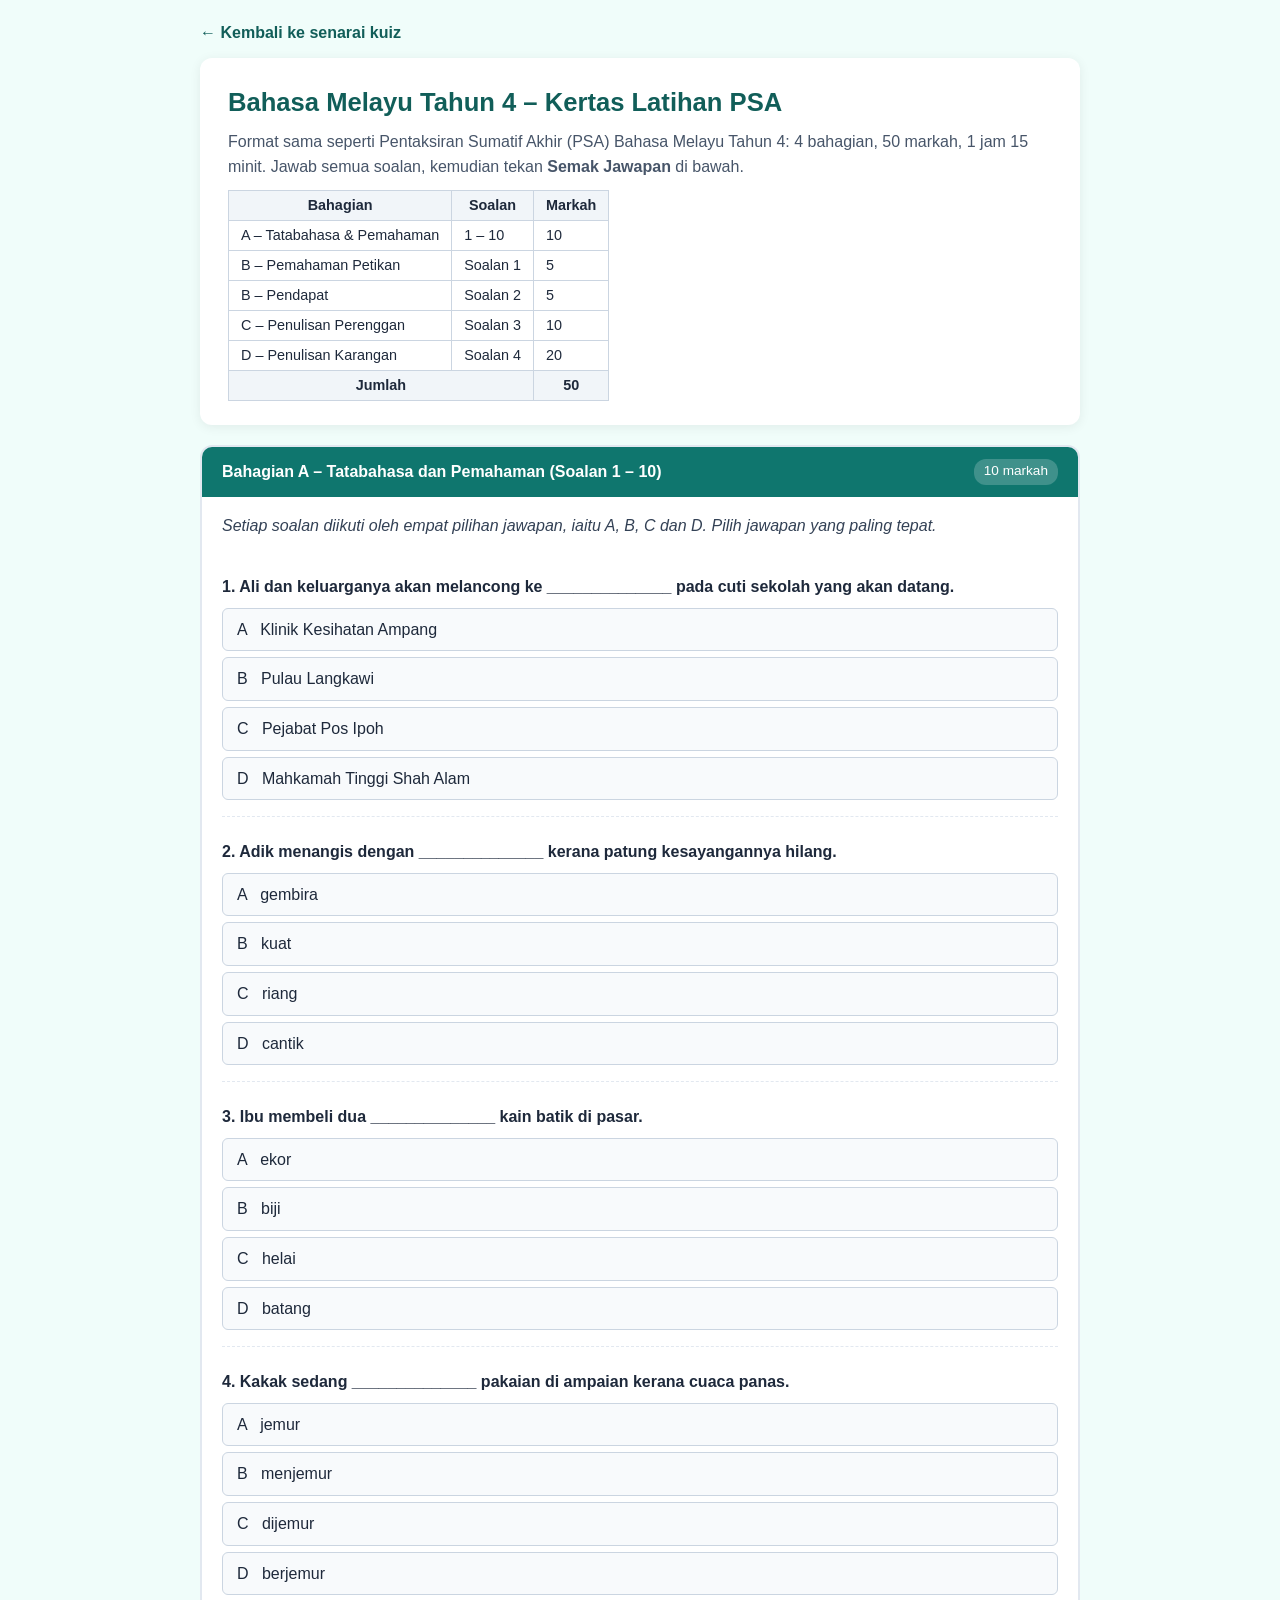
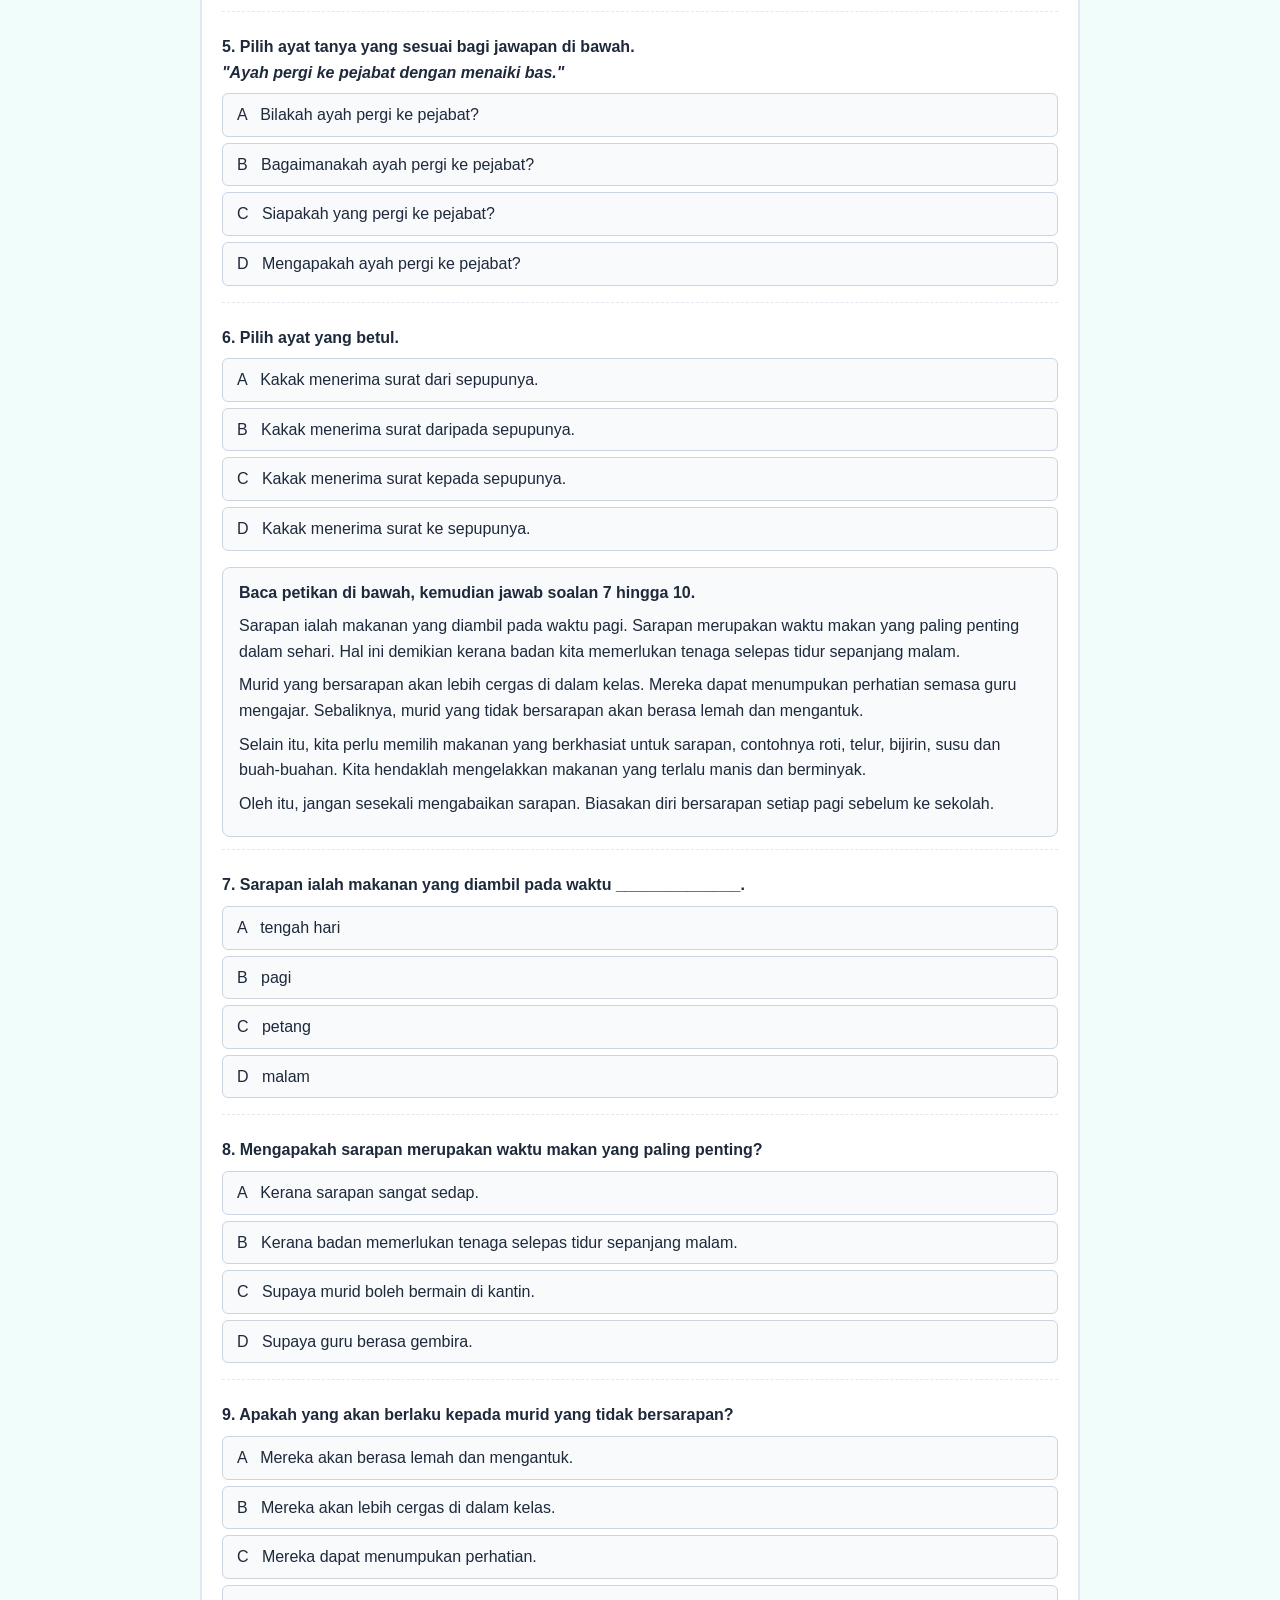
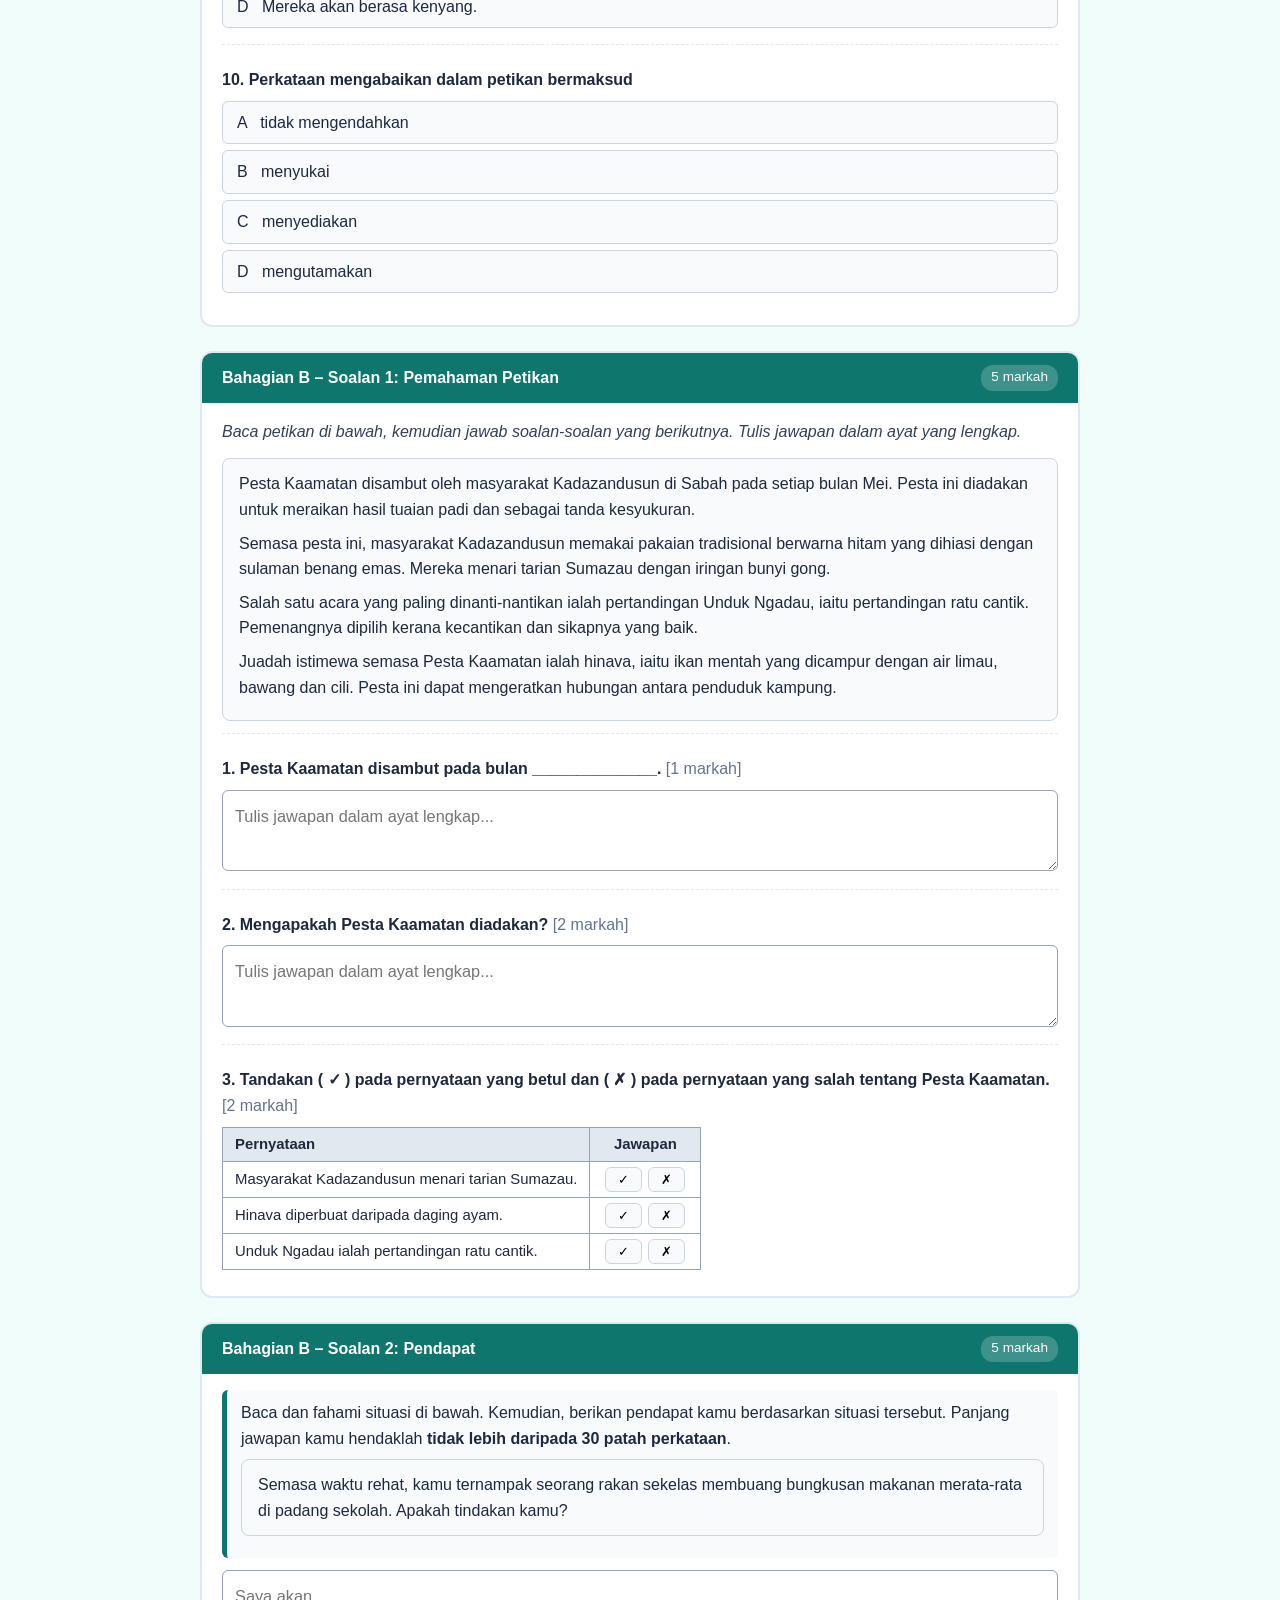
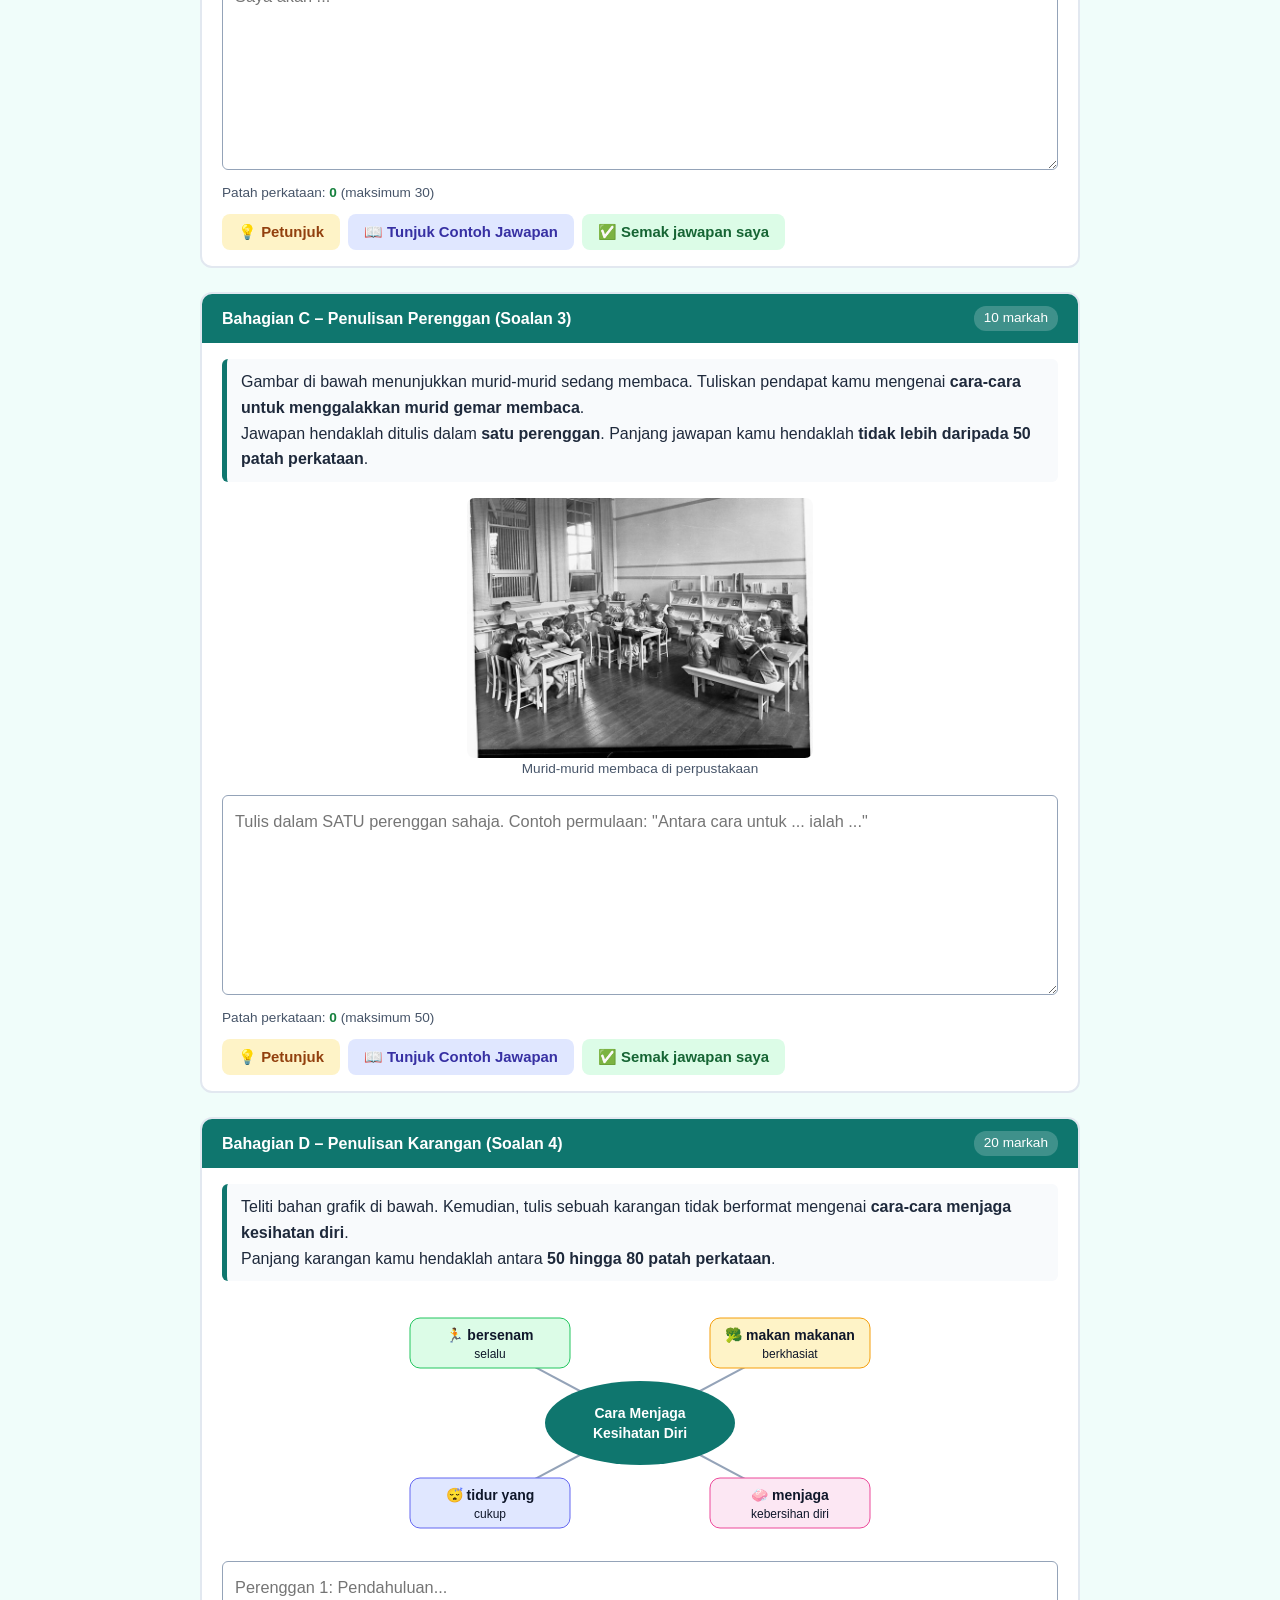
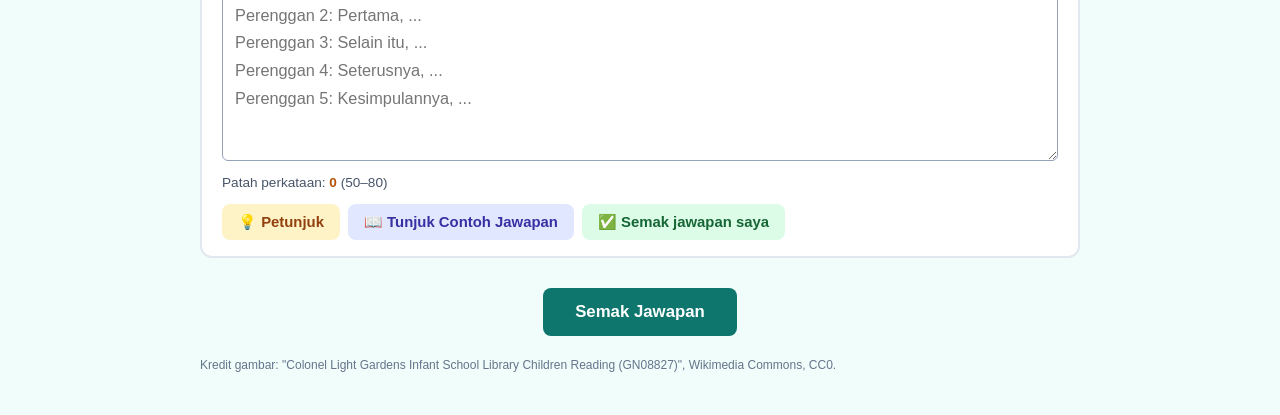
<file: BM_PSA_Kertas_Latihan.html>
<!DOCTYPE html>
<html lang="ms">
<head>
    <meta charset="UTF-8">
    <meta name="viewport" content="width=device-width, initial-scale=1.0">
    <title>Bahasa Melayu Tahun 4 – Kertas Latihan PSA</title>
    <link rel="stylesheet" href="kuiz_english.css">
</head>
<body>
<div class="container">
    <a class="back-link" href="index.html">← Kembali ke senarai kuiz</a>
    <div class="page-header">
        <h1>Bahasa Melayu Tahun 4 – Kertas Latihan PSA</h1>
        <p class="subtitle">Format sama seperti Pentaksiran Sumatif Akhir (PSA) Bahasa Melayu Tahun 4: 4 bahagian, 50 markah, 1 jam 15 minit. Jawab semua soalan, kemudian tekan <b>Semak Jawapan</b> di bawah.</p>
        <table class="marks-table">
            <tr><th>Bahagian</th><th>Soalan</th><th>Markah</th></tr>
            <tr><td>A – Tatabahasa &amp; Pemahaman</td><td>1 – 10</td><td>10</td></tr>
            <tr><td>B – Pemahaman Petikan</td><td>Soalan 1</td><td>5</td></tr>
            <tr><td>B – Pendapat</td><td>Soalan 2</td><td>5</td></tr>
            <tr><td>C – Penulisan Perenggan</td><td>Soalan 3</td><td>10</td></tr>
            <tr><td>D – Penulisan Karangan</td><td>Soalan 4</td><td>20</td></tr>
            <tr><th colspan="2">Jumlah</th><th>50</th></tr>
        </table>
    </div>

    <div id="scoreBanner" class="score-banner"></div>
    <div id="paper"></div>

    <button class="action-btn" id="submitBtn">Semak Jawapan</button>
    <button class="reset-btn" id="resetBtn">Mula Semula</button>
    <div style="font-size:0.75em;color:#64748b;margin:20px 0">Kredit gambar: "Colonel Light Gardens Infant School Library Children Reading (GN08827)", Wikimedia Commons, CC0.</div>
</div>

<script>
window.KERTAS = {
  theme: '#0f766e', themeDark: '#115e59', themeSoft: '#f0fdfa',
  sections: [
    {
      type: 'mcq', title: 'Bahagian A – Tatabahasa dan Pemahaman (Soalan 1 – 10)', marks: 10,
      instr: 'Setiap soalan diikuti oleh empat pilihan jawapan, iaitu A, B, C dan D. Pilih jawapan yang paling tepat.',
      questions: [
        { n: 1, q: 'Ali dan keluarganya akan melancong ke ______________ pada cuti sekolah yang akan datang.',
          options: ['Klinik Kesihatan Ampang', 'Pulau Langkawi', 'Pejabat Pos Ipoh', 'Mahkamah Tinggi Shah Alam'], answer: 1,
          explain: 'Kita melancong (bercuti) ke tempat peranginan seperti Pulau Langkawi, bukan ke klinik atau pejabat.' },
        { n: 2, q: 'Adik menangis dengan ______________ kerana patung kesayangannya hilang.',
          options: ['gembira', 'kuat', 'riang', 'cantik'], answer: 1,
          explain: 'Kata adjektif yang sesuai dengan "menangis" ialah "kuat". Gembira dan riang bertentangan dengan perasaan sedih.' },
        { n: 3, q: 'Ibu membeli dua ______________ kain batik di pasar.',
          options: ['ekor', 'biji', 'helai', 'batang'], answer: 2,
          explain: 'Penjodoh bilangan untuk kain ialah "helai". (ekor = haiwan, biji = buah, batang = pen / pokok)' },
        { n: 4, q: 'Kakak sedang ______________ pakaian di ampaian kerana cuaca panas.',
          options: ['jemur', 'menjemur', 'dijemur', 'berjemur'], answer: 1,
          explain: '"Kakak sedang ... pakaian" → kata kerja aktif berimbuhan meN-: menjemur.' },
        { n: 5, q: 'Pilih ayat tanya yang sesuai bagi jawapan di bawah.<br><i>"Ayah pergi ke pejabat dengan menaiki bas."</i>',
          options: ['Bilakah ayah pergi ke pejabat?', 'Bagaimanakah ayah pergi ke pejabat?', 'Siapakah yang pergi ke pejabat?', 'Mengapakah ayah pergi ke pejabat?'], answer: 1,
          explain: 'Jawapan menerangkan CARA (menaiki bas), jadi soalannya "Bagaimanakah".' },
        { n: 6, q: 'Pilih ayat yang betul.',
          options: ['Kakak menerima surat dari sepupunya.', 'Kakak menerima surat daripada sepupunya.', 'Kakak menerima surat kepada sepupunya.', 'Kakak menerima surat ke sepupunya.'], answer: 1,
          explain: '"Daripada" digunakan untuk orang. "Dari" digunakan untuk tempat dan masa.' },
        { n: 7,
          passageBefore: `<p><b>Baca petikan di bawah, kemudian jawab soalan 7 hingga 10.</b></p>
            <p>Sarapan ialah makanan yang diambil pada waktu pagi. Sarapan merupakan waktu makan yang paling penting dalam sehari. Hal ini demikian kerana badan kita memerlukan tenaga selepas tidur sepanjang malam.</p>
            <p>Murid yang bersarapan akan lebih cergas di dalam kelas. Mereka dapat menumpukan perhatian semasa guru mengajar. Sebaliknya, murid yang tidak bersarapan akan berasa lemah dan mengantuk.</p>
            <p>Selain itu, kita perlu memilih makanan yang berkhasiat untuk sarapan, contohnya roti, telur, bijirin, susu dan buah-buahan. Kita hendaklah mengelakkan makanan yang terlalu manis dan berminyak.</p>
            <p>Oleh itu, jangan sesekali mengabaikan sarapan. Biasakan diri bersarapan setiap pagi sebelum ke sekolah.</p>`,
          q: 'Sarapan ialah makanan yang diambil pada waktu ______________.',
          options: ['tengah hari', 'pagi', 'petang', 'malam'], answer: 1, explain: 'Ayat pertama petikan.' },
        { n: 8, q: 'Mengapakah sarapan merupakan waktu makan yang paling penting?',
          options: ['Kerana sarapan sangat sedap.', 'Kerana badan memerlukan tenaga selepas tidur sepanjang malam.', 'Supaya murid boleh bermain di kantin.', 'Supaya guru berasa gembira.'], answer: 1,
          explain: '"Hal ini demikian kerana badan kita memerlukan tenaga selepas tidur sepanjang malam."' },
        { n: 9, q: 'Apakah yang akan berlaku kepada murid yang tidak bersarapan?',
          options: ['Mereka akan berasa lemah dan mengantuk.', 'Mereka akan lebih cergas di dalam kelas.', 'Mereka dapat menumpukan perhatian.', 'Mereka akan berasa kenyang.'], answer: 0,
          explain: '"...murid yang tidak bersarapan akan berasa lemah dan mengantuk."' },
        { n: 10, q: 'Perkataan <b>mengabaikan</b> dalam petikan bermaksud',
          options: ['tidak mengendahkan', 'menyukai', 'menyediakan', 'mengutamakan'], answer: 0,
          explain: 'Mengabaikan = tidak mengambil berat / tidak mengendahkan.' }
      ]
    },
    {
      type: 'pemahaman', title: 'Bahagian B – Soalan 1: Pemahaman Petikan', marks: 5,
      instr: 'Baca petikan di bawah, kemudian jawab soalan-soalan yang berikutnya. Tulis jawapan dalam ayat yang lengkap.',
      passage: `<p>Pesta Kaamatan disambut oleh masyarakat Kadazandusun di Sabah pada setiap bulan Mei. Pesta ini diadakan untuk meraikan hasil tuaian padi dan sebagai tanda kesyukuran.</p>
        <p>Semasa pesta ini, masyarakat Kadazandusun memakai pakaian tradisional berwarna hitam yang dihiasi dengan sulaman benang emas. Mereka menari tarian Sumazau dengan iringan bunyi gong.</p>
        <p>Salah satu acara yang paling dinanti-nantikan ialah pertandingan Unduk Ngadau, iaitu pertandingan ratu cantik. Pemenangnya dipilih kerana kecantikan dan sikapnya yang baik.</p>
        <p>Juadah istimewa semasa Pesta Kaamatan ialah hinava, iaitu ikan mentah yang dicampur dengan air limau, bawang dan cili. Pesta ini dapat mengeratkan hubungan antara penduduk kampung.</p>`,
      items: [
        { kind: 'short', n: 1, q: 'Pesta Kaamatan disambut pada bulan ______________.', marks: 1, rubric: [['mei']],
          model: 'Pesta Kaamatan disambut pada bulan Mei.' },
        { kind: 'short', n: 2, q: 'Mengapakah Pesta Kaamatan diadakan?', marks: 2, rubric: [['tuai', 'padi'], ['syukur']],
          model: 'Pesta Kaamatan diadakan untuk meraikan hasil tuaian padi dan sebagai tanda kesyukuran.' },
        { kind: 'tick', n: 3, q: 'Tandakan ( ✓ ) pada pernyataan yang betul dan ( ✗ ) pada pernyataan yang salah tentang Pesta Kaamatan.', marks: 2,
          rows: [{ t: 'Masyarakat Kadazandusun menari tarian Sumazau.', ok: true },
                 { t: 'Hinava diperbuat daripada daging ayam.', ok: false },
                 { t: 'Unduk Ngadau ialah pertandingan ratu cantik.', ok: true }] }
      ]
    },
    {
      type: 'tulis', subtype: 'pendapat', title: 'Bahagian B – Soalan 2: Pendapat', marks: 5, maxW: 30, need: 3,
      task: `Baca dan fahami situasi di bawah. Kemudian, berikan pendapat kamu berdasarkan situasi tersebut. Panjang jawapan kamu hendaklah <b>tidak lebih daripada 30 patah perkataan</b>.
        <div class="passage" style="margin-top:8px">Semasa waktu rehat, kamu ternampak seorang rakan sekelas membuang bungkusan makanan merata-rata di padang sekolah. Apakah tindakan kamu?</div>`,
      points: [
        { t: 'Menegur / menasihati rakan dengan baik', k: ['tegur', 'nasihat', 'beritahu dia', 'memberitahunya'] },
        { t: 'Minta dia buang sampah ke dalam tong sampah', k: ['tong sampah', 'tong'] },
        { t: 'Membantu mengutip sampah itu', k: ['kutip', 'pungut', 'ambil sampah', 'membantu'] },
        { t: 'Melaporkan kepada guru jika dia masih berdegil', k: ['guru', 'cikgu', 'lapor'] },
        { t: 'Memberitahu kesan buang sampah (kotor, penyakit)', k: ['kotor', 'penyakit', 'cantik', 'bersih'] }
      ],
      topicWords: ['sampah', 'rakan', 'kawan', 'tegur', 'nasihat', 'tong', 'kutip', 'guru', 'cikgu', 'bersih', 'kotor', 'padang', 'buang', 'penyakit', 'saya', 'dia'],
      hints: ['Mula dengan: "Saya akan ..."', 'Tegur rakan dengan baik / nasihatinya.', 'Minta dia membuang sampah ke dalam tong sampah.', 'Bantu dia mengutip sampah itu.', 'Jika dia berdegil, laporkan kepada guru.', 'Ingat: TIDAK LEBIH daripada 30 patah perkataan!'],
      model: 'Saya akan menegur rakan saya dengan baik. Saya akan menasihatinya supaya membuang sampah ke dalam tong sampah. Saya juga akan membantunya mengutip sampah itu supaya padang sekolah sentiasa bersih.'
    },
    {
      type: 'tulis', subtype: 'perenggan', title: 'Bahagian C – Penulisan Perenggan (Soalan 3)', marks: 10, maxW: 50, need: 3,
      task: `Gambar di bawah menunjukkan murid-murid sedang membaca. Tuliskan pendapat kamu mengenai <b>cara-cara untuk menggalakkan murid gemar membaca</b>.<br>
        Jawapan hendaklah ditulis dalam <b>satu perenggan</b>. Panjang jawapan kamu hendaklah <b>tidak lebih daripada 50 patah perkataan</b>.`,
      image: { src: 'images/k_membaca.jpg', cap: 'Murid-murid membaca di perpustakaan' },
      points: [
        { t: 'Mengadakan program NILAM / program membaca', k: ['nilam', 'program membaca', 'program'] },
        { t: 'Menyediakan sudut bacaan di kelas', k: ['sudut bacaan', 'sudut'] },
        { t: 'Ibu bapa membawa anak ke perpustakaan / kedai buku', k: ['perpustakaan', 'kedai buku', 'pusat sumber'] },
        { t: 'Memberikan hadiah kepada murid yang rajin membaca', k: ['hadiah', 'ganjaran', 'pujian'] },
        { t: 'Mengadakan pesta buku / pertandingan bercerita', k: ['pesta buku', 'pertandingan', 'bercerita'] }
      ],
      topicWords: ['baca', 'buku', 'perpustakaan', 'pusat sumber', 'sudut', 'nilam', 'hadiah', 'program', 'pesta', 'cerita', 'murid', 'guru', 'ibu bapa', 'sekolah', 'galak', 'minat', 'gemar'],
      hints: ['Mula dengan: "Antara cara untuk menggalakkan murid gemar membaca ialah ..."', 'Isi 1: mengadakan program NILAM di sekolah.', 'Isi 2: menyediakan sudut bacaan yang ceria di kelas.', 'Isi 3: ibu bapa membawa anak ke perpustakaan.', 'Isi 4: memberi hadiah kepada murid yang rajin membaca.', 'Guna penanda: Selain itu, Seterusnya. SATU perenggan sahaja, maksimum 50 patah perkataan.'],
      model: 'Antara cara untuk menggalakkan murid gemar membaca ialah mengadakan program NILAM di sekolah. Selain itu, guru boleh menyediakan sudut bacaan yang ceria di setiap kelas. Seterusnya, ibu bapa boleh membawa anak-anak ke perpustakaan pada hujung minggu. Guru juga boleh memberikan hadiah kepada murid yang rajin membaca.'
    },
    {
      type: 'tulis', subtype: 'karangan', title: 'Bahagian D – Penulisan Karangan (Soalan 4)', marks: 20, minW: 50, maxW: 80, need: 4,
      task: `Teliti bahan grafik di bawah. Kemudian, tulis sebuah karangan tidak berformat mengenai <b>cara-cara menjaga kesihatan diri</b>.<br>
        Panjang karangan kamu hendaklah antara <b>50 hingga 80 patah perkataan</b>.`,
      graphic: `<svg viewBox="0 0 520 260" width="520" xmlns="http://www.w3.org/2000/svg" font-family="Arial, sans-serif" font-size="14">
        <g stroke="#94a3b8" stroke-width="2"><line x1="260" y1="130" x2="110" y2="50"/><line x1="260" y1="130" x2="410" y2="50"/><line x1="260" y1="130" x2="110" y2="210"/><line x1="260" y1="130" x2="410" y2="210"/></g>
        <ellipse cx="260" cy="130" rx="95" ry="42" fill="#0f766e"/>
        <text x="260" y="125" text-anchor="middle" fill="white" font-weight="bold">Cara Menjaga</text>
        <text x="260" y="145" text-anchor="middle" fill="white" font-weight="bold">Kesihatan Diri</text>
        <g font-weight="bold" fill="#0f172a" text-anchor="middle">
          <rect x="30" y="25" width="160" height="50" rx="10" fill="#dcfce7" stroke="#22c55e"/><text x="110" y="47">🏃 bersenam</text><text x="110" y="65" font-weight="normal" font-size="12">selalu</text>
          <rect x="330" y="25" width="160" height="50" rx="10" fill="#fef3c7" stroke="#f59e0b"/><text x="410" y="47">🥦 makan makanan</text><text x="410" y="65" font-weight="normal" font-size="12">berkhasiat</text>
          <rect x="30" y="185" width="160" height="50" rx="10" fill="#e0e7ff" stroke="#6366f1"/><text x="110" y="207">😴 tidur yang</text><text x="110" y="225" font-weight="normal" font-size="12">cukup</text>
          <rect x="330" y="185" width="160" height="50" rx="10" fill="#fce7f3" stroke="#ec4899"/><text x="410" y="207">🧼 menjaga</text><text x="410" y="225" font-weight="normal" font-size="12">kebersihan diri</text>
        </g></svg>`,
      points: [
        { t: 'Bersenam selalu', k: ['senam', 'riadah', 'bersukan', 'berjoging'] },
        { t: 'Makan makanan berkhasiat', k: ['khasiat', 'sayur', 'buah', 'makanan sihat'] },
        { t: 'Tidur yang cukup', k: ['tidur'] },
        { t: 'Menjaga kebersihan diri', k: ['kebersihan diri', 'mandi', 'gosok gigi', 'basuh tangan', 'cuci tangan', 'bersih'] }
      ],
      topicWords: ['sihat', 'kesihatan', 'senam', 'badan', 'cergas', 'makan', 'makanan', 'khasiat', 'sayur', 'buah', 'tidur', 'mandi', 'bersih', 'kebersihan', 'gigi', 'tangan', 'penyakit', 'kuman', 'harta', 'cara', 'minum', 'air', 'mengantuk', 'kuat', 'tenaga'],
      hints: ['Pendahuluan: Kesihatan amat penting. Terdapat beberapa cara untuk menjaga kesihatan diri.', 'Pertama, bersenam (berapa kali seminggu? kesannya: badan cergas).', 'Selain itu, makan makanan berkhasiat seperti sayur-sayuran dan buah-buahan.', 'Seterusnya, tidur yang cukup supaya tidak mengantuk di sekolah.', 'Akhir sekali, menjaga kebersihan diri: mandi dua kali sehari.', 'Penutup: Kesimpulannya / Marilah kita... Kesihatan itu harta yang paling berharga.', 'Ingat: 50 hingga 80 patah perkataan sahaja!'],
      model: `Kesihatan amat penting dalam kehidupan kita. Terdapat beberapa cara untuk menjaga kesihatan diri.

Pertama, kita mesti bersenam sekurang-kurangnya tiga kali seminggu supaya badan cergas.

Selain itu, kita hendaklah makan makanan yang berkhasiat seperti sayur-sayuran dan buah-buahan.

Seterusnya, kita perlu tidur yang cukup supaya tidak mengantuk di sekolah. Akhir sekali, kita mesti menjaga kebersihan diri dengan mandi dua kali sehari.

Kesimpulannya, marilah kita menjaga kesihatan kerana kesihatan itu harta yang paling berharga.`
    }
  ]
};
</script>
<script src="kuiz_bm_psa.js"></script>
</body>
</html>
</file>
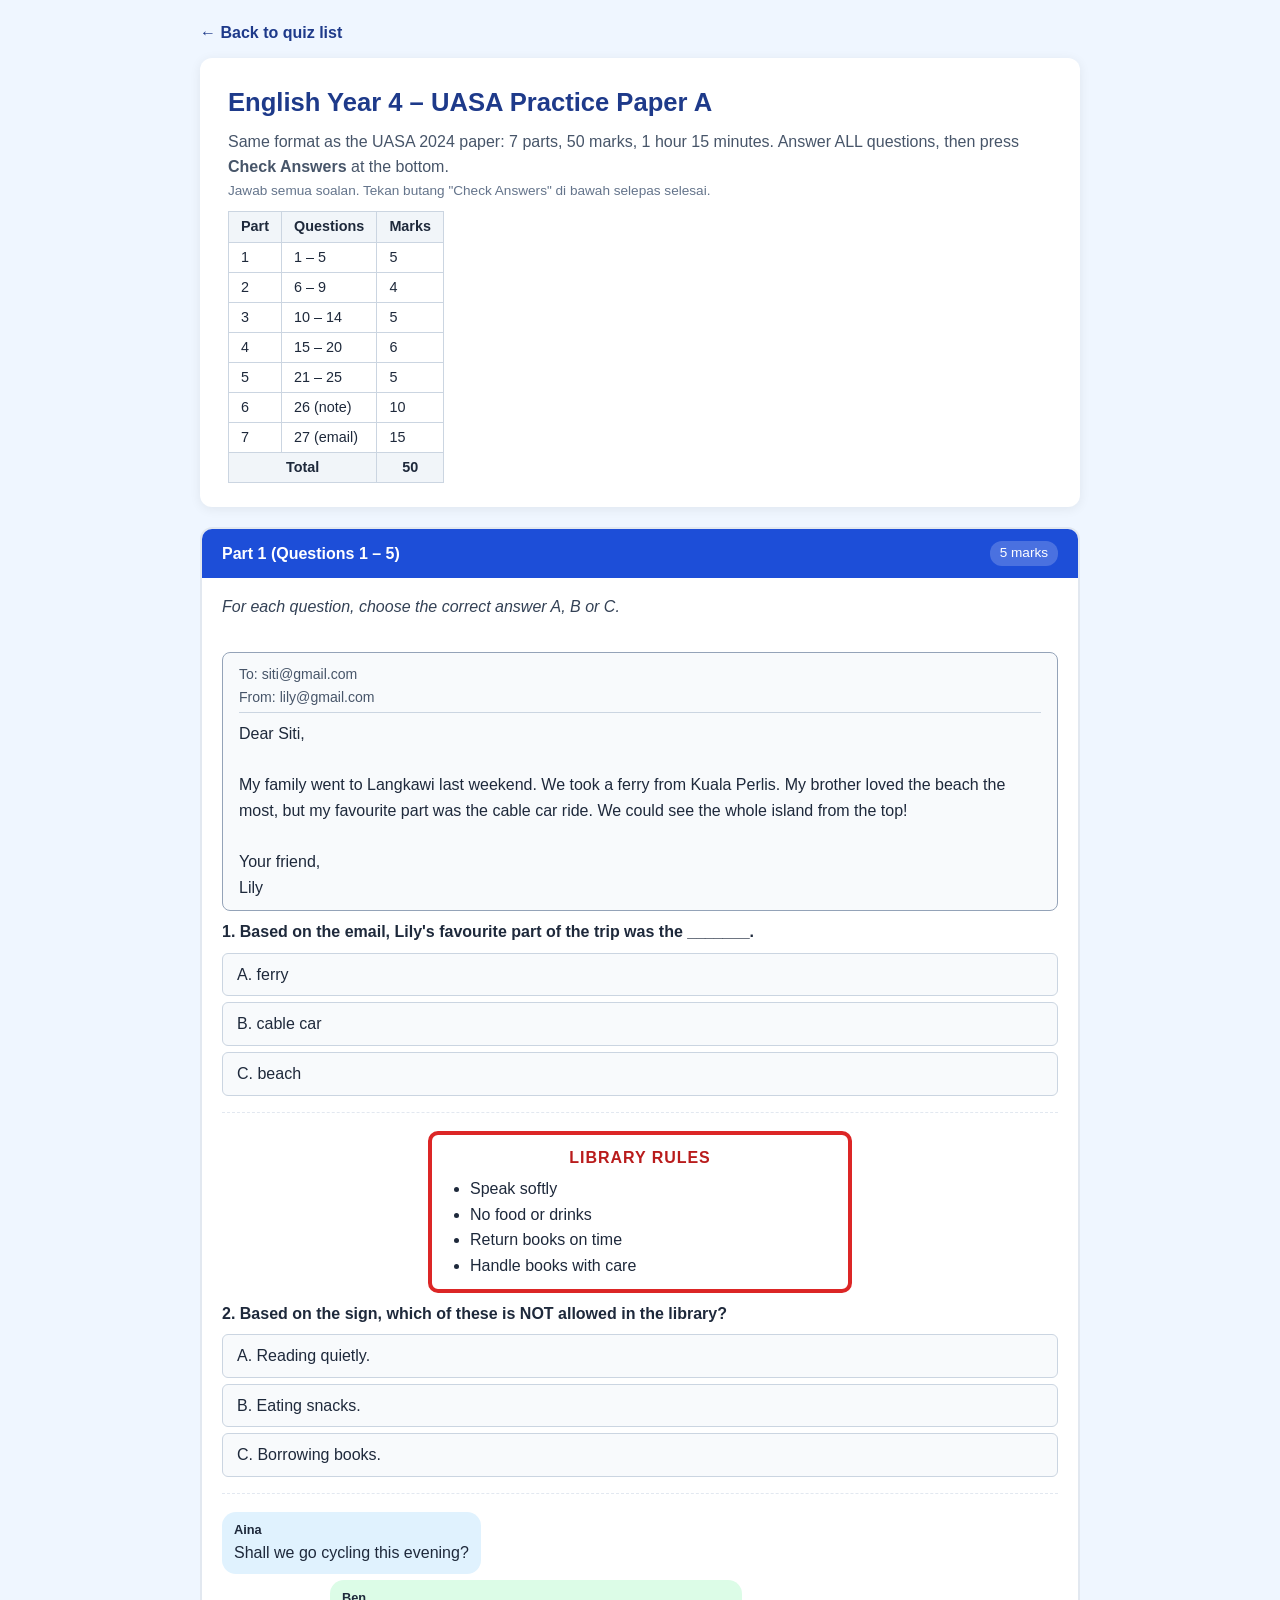
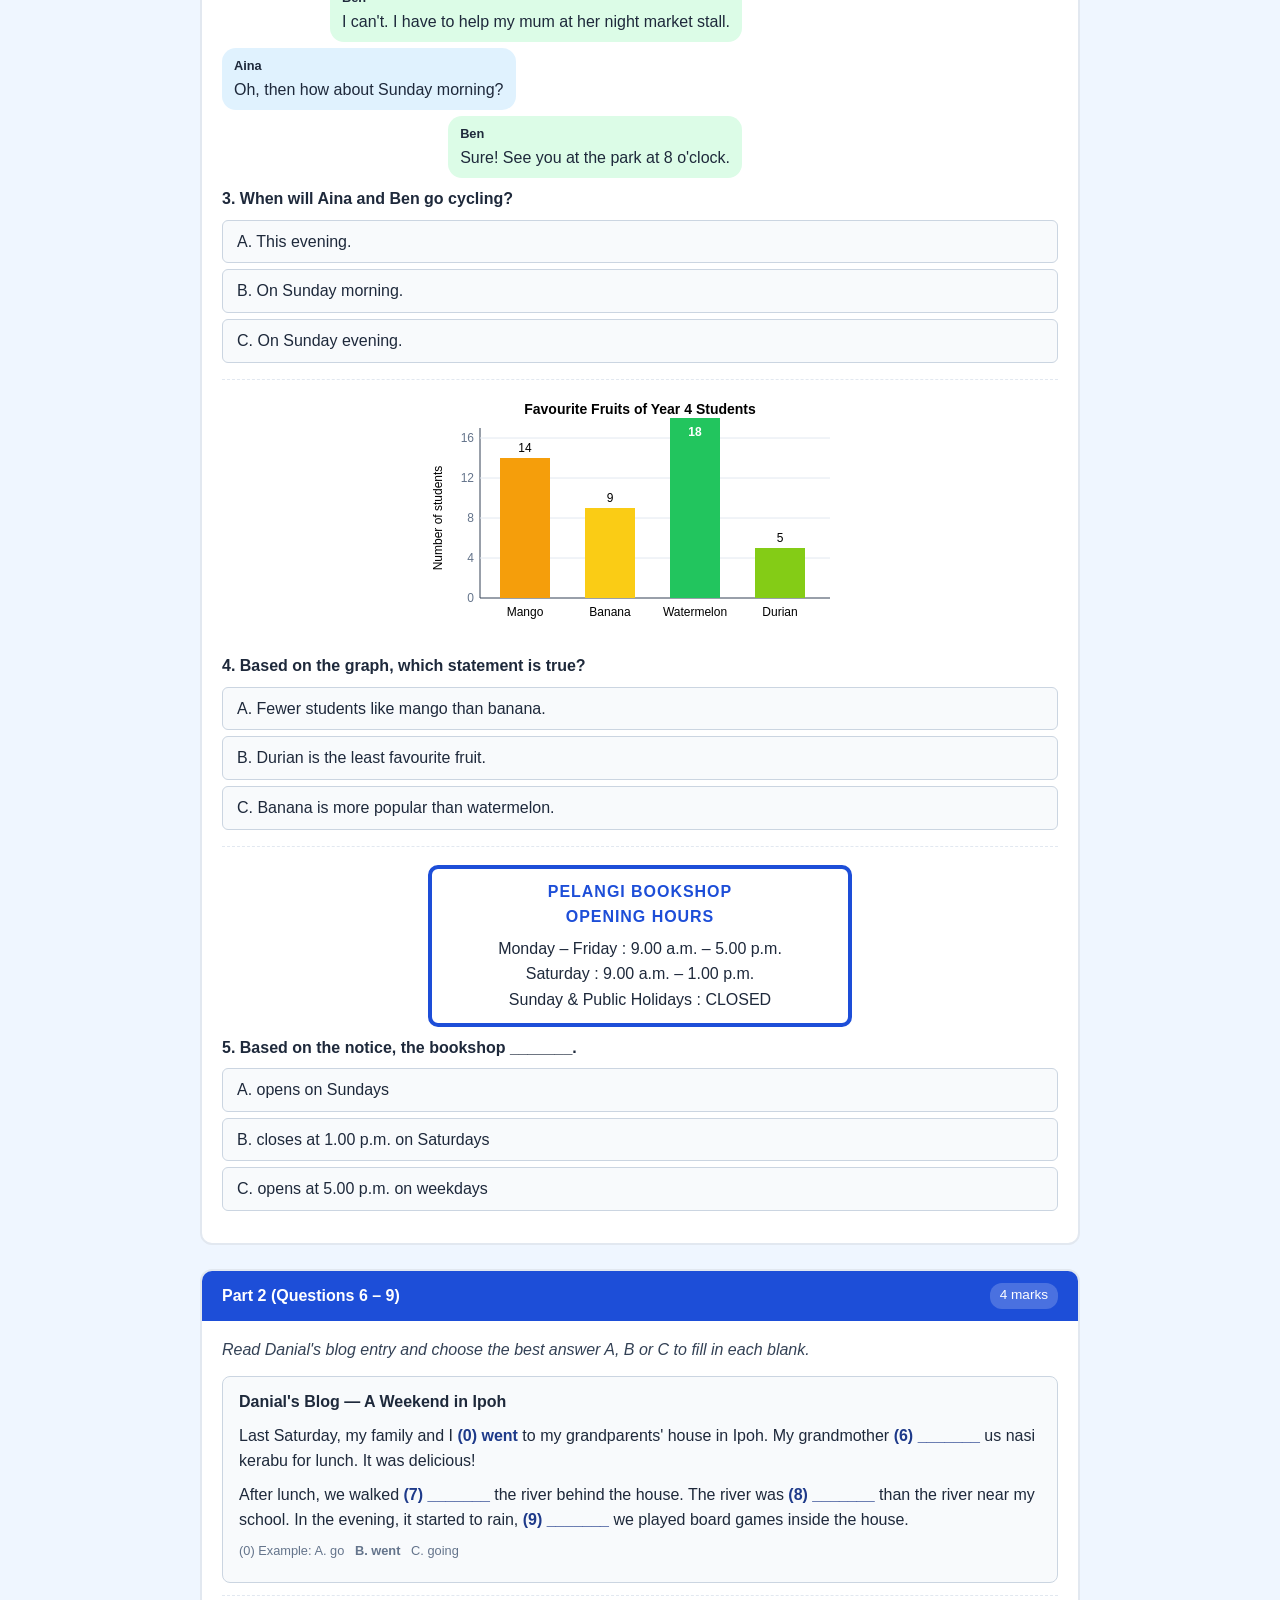
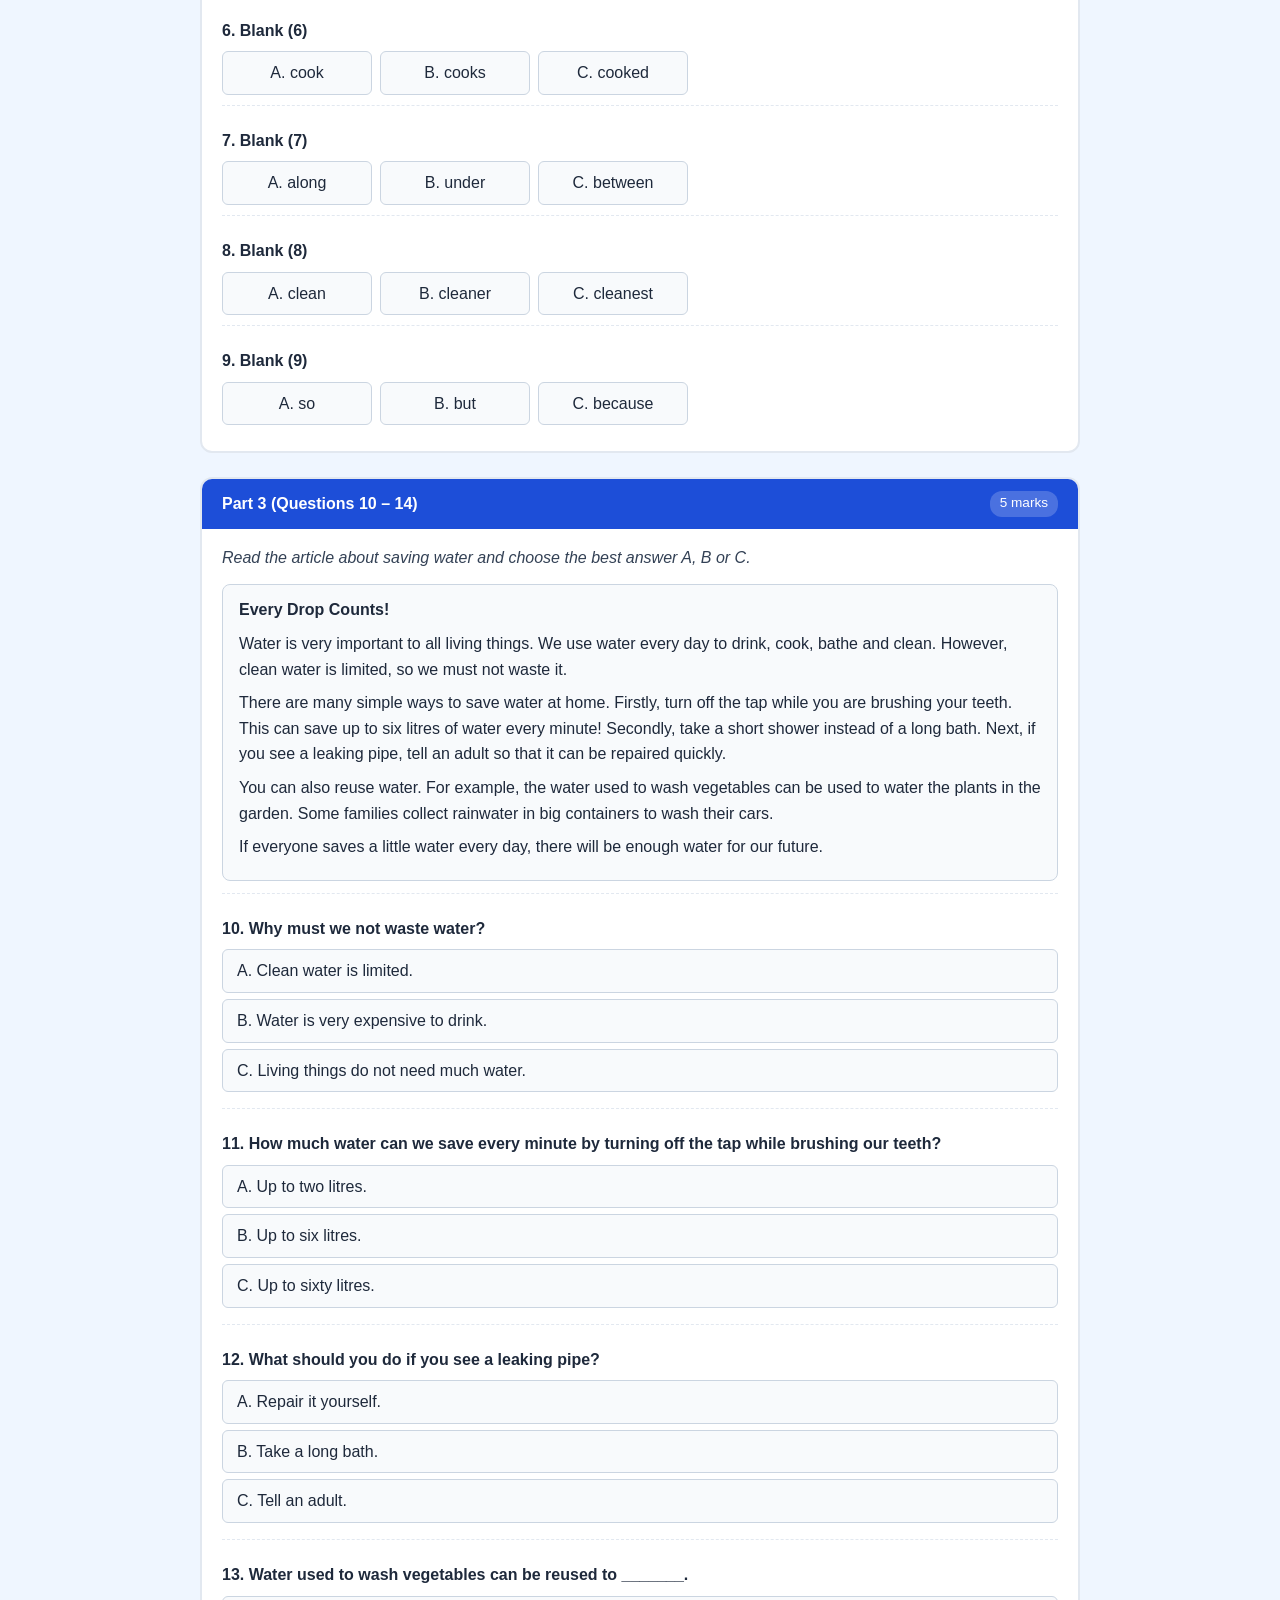
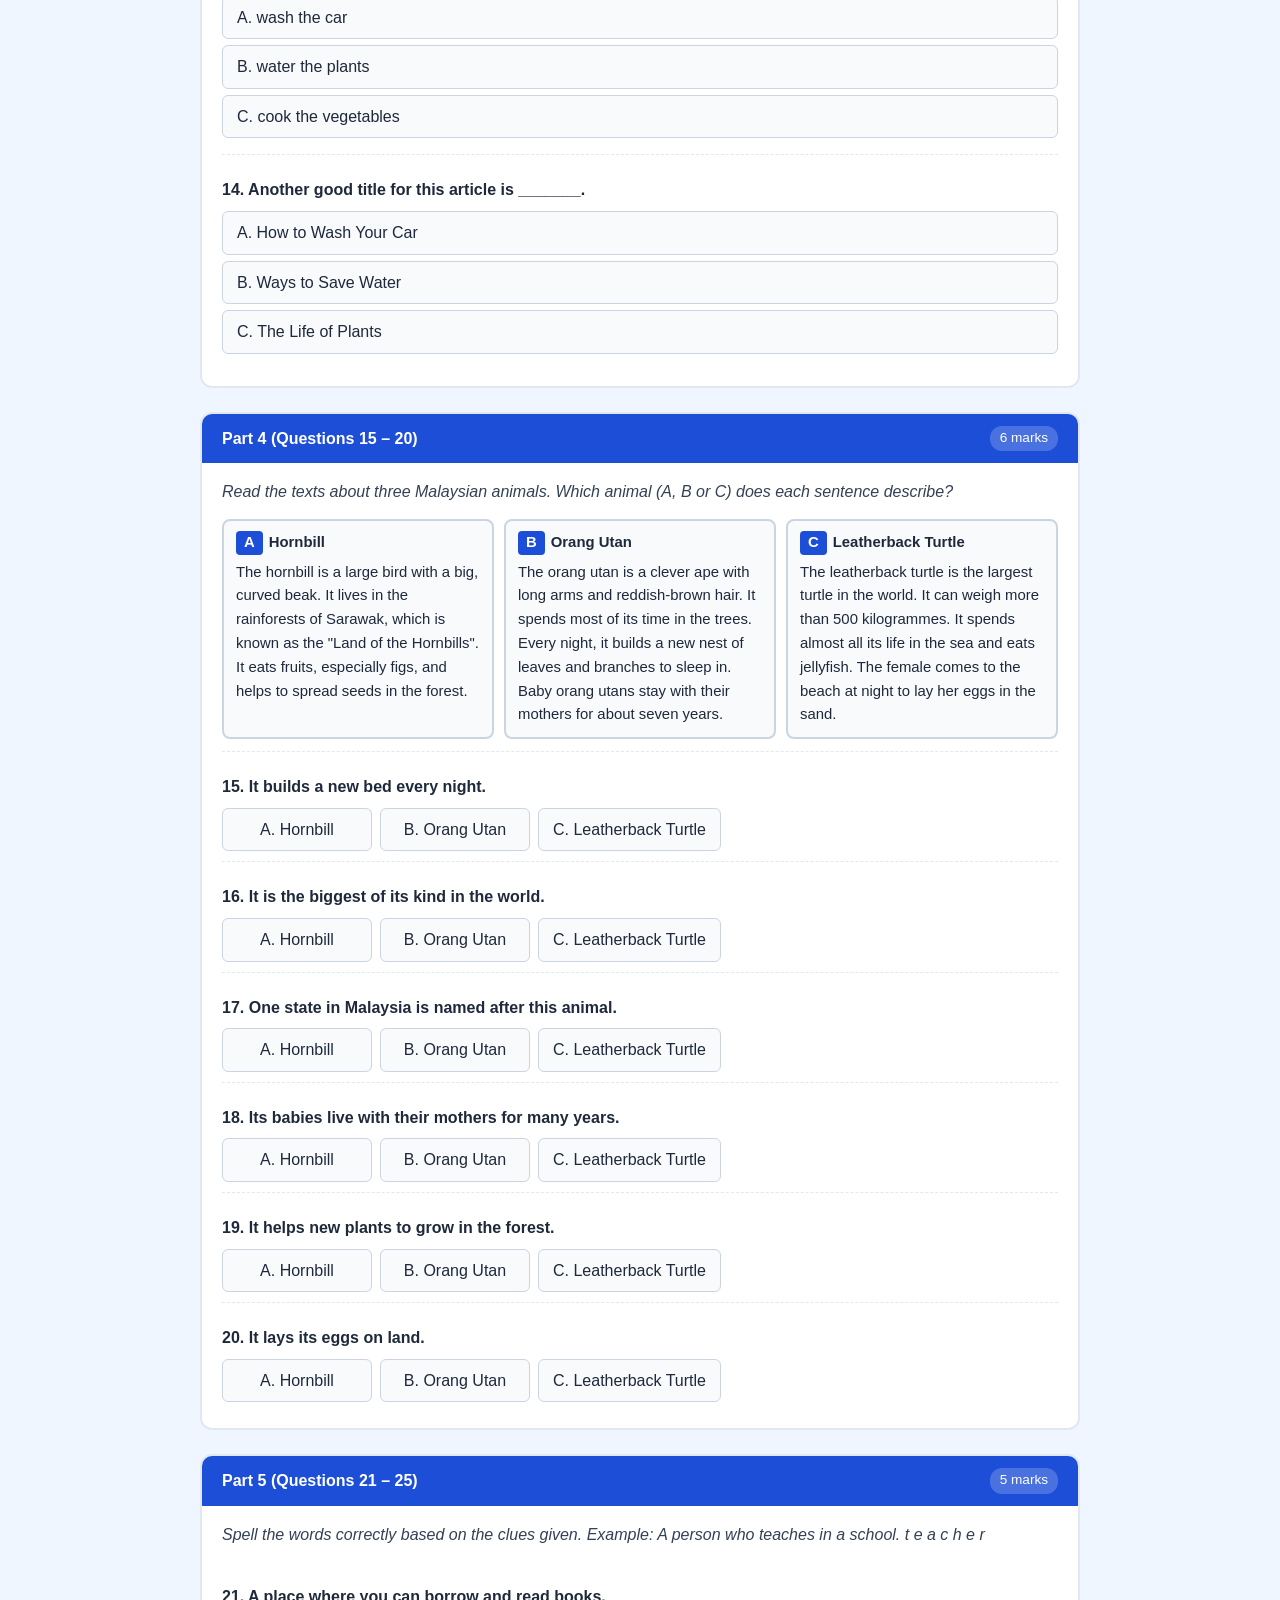
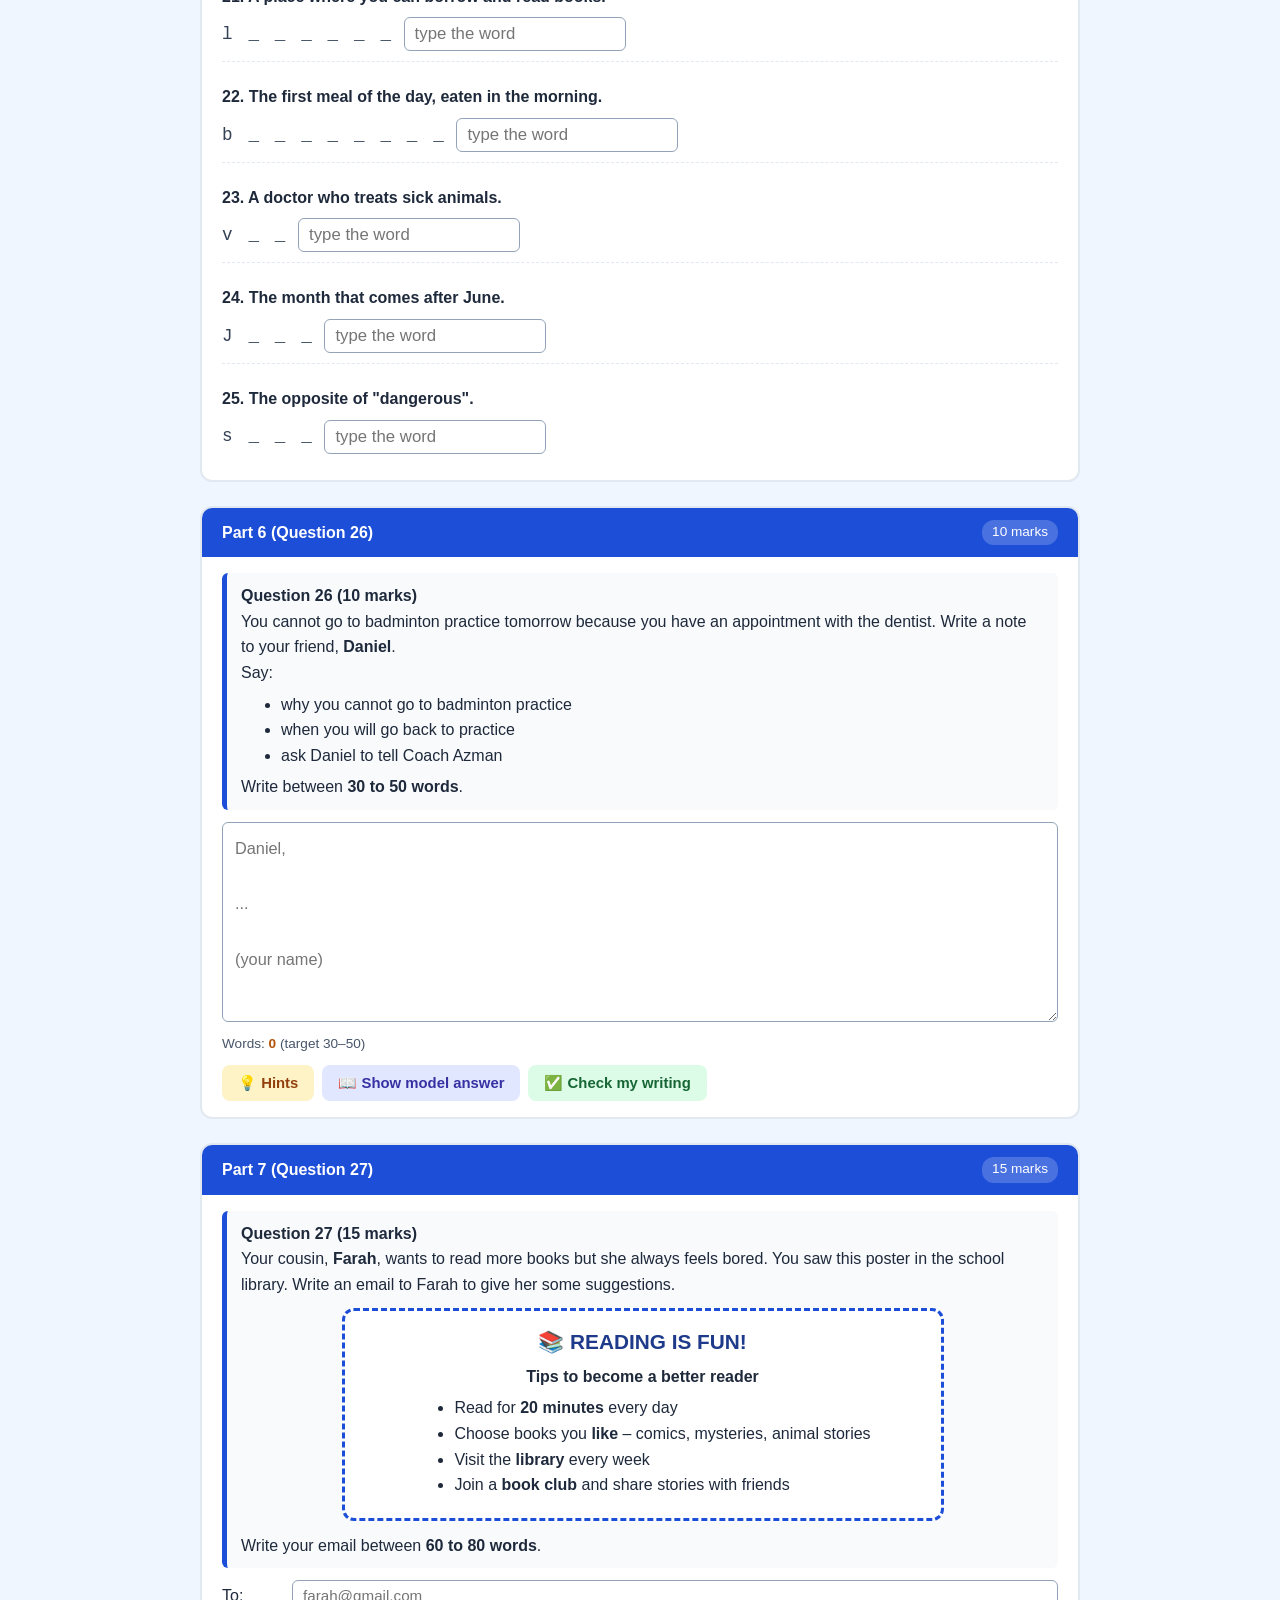
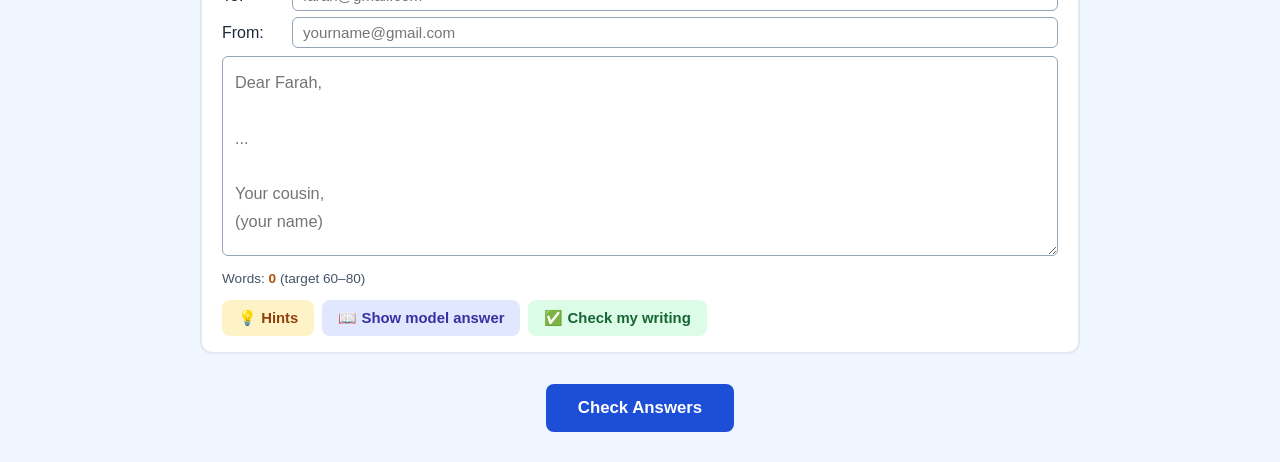
<file: English_UASA_Paper_A.html>
<!DOCTYPE html>
<html lang="en">
<head>
    <meta charset="UTF-8">
    <meta name="viewport" content="width=device-width, initial-scale=1.0">
    <title>English Year 4 – UASA Practice Paper A</title>
    <link rel="stylesheet" href="kuiz_english.css">
</head>
<body>
<div class="container">
    <a class="back-link" href="index.html">← Back to quiz list</a>
    <div class="page-header">
        <h1>English Year 4 – UASA Practice Paper A</h1>
        <p class="subtitle">Same format as the UASA 2024 paper: 7 parts, 50 marks, 1 hour 15 minutes. Answer ALL questions, then press <b>Check Answers</b> at the bottom.
        <span class="malay" style="display:block">Jawab semua soalan. Tekan butang "Check Answers" di bawah selepas selesai.</span></p>
        <table class="marks-table">
            <tr><th>Part</th><th>Questions</th><th>Marks</th></tr>
            <tr><td>1</td><td>1 – 5</td><td>5</td></tr><tr><td>2</td><td>6 – 9</td><td>4</td></tr>
            <tr><td>3</td><td>10 – 14</td><td>5</td></tr><tr><td>4</td><td>15 – 20</td><td>6</td></tr>
            <tr><td>5</td><td>21 – 25</td><td>5</td></tr><tr><td>6</td><td>26 (note)</td><td>10</td></tr>
            <tr><td>7</td><td>27 (email)</td><td>15</td></tr><tr><th colspan="2">Total</th><th>50</th></tr>
        </table>
    </div>

    <div id="scoreBanner" class="score-banner"></div>
    <div id="paper"></div>

    <button class="action-btn" id="submitBtn">Check Answers</button>
    <button class="reset-btn" id="resetBtn">Start Again</button>
</div>

<script>
window.PAPER = {
  theme: '#1d4ed8', themeDark: '#1e3a8a', themeSoft: '#eff6ff',
  parts: [
    {
      title: 'Part 1 (Questions 1 – 5)', marks: 5,
      instr: 'For each question, choose the correct answer A, B or C.',
      questions: [
        { n: 1,
          stim: `<div class="email-box"><div class="hdr">To: siti@gmail.com<br>From: lily@gmail.com</div>
            Dear Siti,<br><br>My family went to Langkawi last weekend. We took a ferry from Kuala Perlis. My brother loved the beach the most, but my favourite part was the cable car ride. We could see the whole island from the top!<br><br>Your friend,<br>Lily</div>`,
          q: 'Based on the email, Lily\'s favourite part of the trip was the _______.',
          options: ['ferry', 'cable car', 'beach'], answer: 1,
          explain: '"...but my favourite part was the cable car ride." The beach was her BROTHER\'s favourite.' },
        { n: 2,
          stim: `<div class="sign"><h4>LIBRARY RULES</h4><ul><li>Speak softly</li><li>No food or drinks</li><li>Return books on time</li><li>Handle books with care</li></ul></div>`,
          q: 'Based on the sign, which of these is NOT allowed in the library?',
          options: ['Reading quietly.', 'Eating snacks.', 'Borrowing books.'], answer: 1,
          explain: '"No food or drinks", so eating snacks is not allowed.' },
        { n: 3,
          stim: `<div class="chat"><div class="bubble l"><b>Aina</b>Shall we go cycling this evening?</div>
            <div class="bubble r"><b>Ben</b>I can't. I have to help my mum at her night market stall.</div>
            <div class="bubble l"><b>Aina</b>Oh, then how about Sunday morning?</div>
            <div class="bubble r"><b>Ben</b>Sure! See you at the park at 8 o'clock.</div></div>`,
          q: 'When will Aina and Ben go cycling?',
          options: ['This evening.', 'On Sunday morning.', 'On Sunday evening.'], answer: 1,
          explain: 'Ben cannot go this evening. They agree on Sunday morning at 8 o\'clock.' },
        { n: 4,
          stim: `<div class="svg-wrap"><svg viewBox="0 0 420 240" width="420" xmlns="http://www.w3.org/2000/svg" font-family="Arial" font-size="12">
            <text x="210" y="16" text-anchor="middle" font-weight="bold" font-size="14">Favourite Fruits of Year 4 Students</text>
            <line x1="50" y1="200" x2="400" y2="200" stroke="#334155"/><line x1="50" y1="30" x2="50" y2="200" stroke="#334155"/>
            <g fill="#64748b" text-anchor="end"><text x="44" y="204">0</text><text x="44" y="164">4</text><text x="44" y="124">8</text><text x="44" y="84">12</text><text x="44" y="44">16</text></g>
            <g stroke="#e2e8f0"><line x1="50" y1="160" x2="400" y2="160"/><line x1="50" y1="120" x2="400" y2="120"/><line x1="50" y1="80" x2="400" y2="80"/><line x1="50" y1="40" x2="400" y2="40"/></g>
            <rect x="70" y="60" width="50" height="140" fill="#f59e0b"/><text x="95" y="54" text-anchor="middle">14</text>
            <rect x="155" y="110" width="50" height="90" fill="#facc15"/><text x="180" y="104" text-anchor="middle">9</text>
            <rect x="240" y="20" width="50" height="180" fill="#22c55e"/><text x="265" y="38" text-anchor="middle" fill="white" font-weight="bold">18</text>
            <rect x="325" y="150" width="50" height="50" fill="#84cc16"/><text x="350" y="144" text-anchor="middle">5</text>
            <g text-anchor="middle"><text x="95" y="218">Mango</text><text x="180" y="218">Banana</text><text x="265" y="218">Watermelon</text><text x="350" y="218">Durian</text></g>
            <text x="12" y="120" transform="rotate(-90 12 120)" text-anchor="middle">Number of students</text>
          </svg></div>`,
          q: 'Based on the graph, which statement is true?',
          options: ['Fewer students like mango than banana.', 'Durian is the least favourite fruit.', 'Banana is more popular than watermelon.'], answer: 1,
          explain: 'Durian has the shortest bar (5 students), so it is the least favourite.' },
        { n: 5,
          stim: `<div class="sign" style="border-color:#1d4ed8"><h4 style="color:#1d4ed8">PELANGI BOOKSHOP<br>OPENING HOURS</h4>
            Monday – Friday : 9.00 a.m. – 5.00 p.m.<br>Saturday : 9.00 a.m. – 1.00 p.m.<br>Sunday &amp; Public Holidays : CLOSED</div>`,
          q: 'Based on the notice, the bookshop _______.',
          options: ['opens on Sundays', 'closes at 1.00 p.m. on Saturdays', 'opens at 5.00 p.m. on weekdays'], answer: 1,
          explain: 'Saturday: 9.00 a.m. – 1.00 p.m. It is closed on Sundays and closes (not opens) at 5.00 p.m. on weekdays.' }
      ]
    },
    {
      title: 'Part 2 (Questions 6 – 9)', marks: 4,
      instr: 'Read Danial\'s blog entry and choose the best answer A, B or C to fill in each blank.',
      passage: `<p><b>Danial's Blog — A Weekend in Ipoh</b></p>
        <p>Last Saturday, my family and I <span class="gap">(0) went</span> to my grandparents' house in Ipoh. My grandmother <span class="gap">(6) _______</span> us nasi kerabu for lunch. It was delicious!</p>
        <p>After lunch, we walked <span class="gap">(7) _______</span> the river behind the house. The river was <span class="gap">(8) _______</span> than the river near my school. In the evening, it started to rain, <span class="gap">(9) _______</span> we played board games inside the house.</p>
        <p class="src">(0) Example: A. go &nbsp; <b>B. went</b> &nbsp; C. going</p>`,
      questions: [
        { n: 6, q: 'Blank (6)', inline: true, options: ['cook', 'cooks', 'cooked'], answer: 2, explain: '"Last Saturday" is in the past, so use the past tense: cooked.' },
        { n: 7, q: 'Blank (7)', inline: true, options: ['along', 'under', 'between'], answer: 0, explain: 'We walk ALONG a river (beside it).' },
        { n: 8, q: 'Blank (8)', inline: true, options: ['clean', 'cleaner', 'cleanest'], answer: 1, explain: '"...than..." means comparing two things → cleaner.' },
        { n: 9, q: 'Blank (9)', inline: true, options: ['so', 'but', 'because'], answer: 0, explain: 'It rained → that is the reason they played inside → "so".' }
      ]
    },
    {
      title: 'Part 3 (Questions 10 – 14)', marks: 5,
      instr: 'Read the article about saving water and choose the best answer A, B or C.',
      passage: `<p><b>Every Drop Counts!</b></p>
        <p>Water is very important to all living things. We use water every day to drink, cook, bathe and clean. However, clean water is limited, so we must not waste it.</p>
        <p>There are many simple ways to save water at home. Firstly, turn off the tap while you are brushing your teeth. This can save up to six litres of water every minute! Secondly, take a short shower instead of a long bath. Next, if you see a leaking pipe, tell an adult so that it can be repaired quickly.</p>
        <p>You can also reuse water. For example, the water used to wash vegetables can be used to water the plants in the garden. Some families collect rainwater in big containers to wash their cars.</p>
        <p>If everyone saves a little water every day, there will be enough water for our future.</p>`,
      questions: [
        { n: 10, q: 'Why must we not waste water?', options: ['Clean water is limited.', 'Water is very expensive to drink.', 'Living things do not need much water.'], answer: 0, explain: '"However, clean water is limited, so we must not waste it."' },
        { n: 11, q: 'How much water can we save every minute by turning off the tap while brushing our teeth?', options: ['Up to two litres.', 'Up to six litres.', 'Up to sixty litres.'], answer: 1, explain: '"This can save up to six litres of water every minute!"' },
        { n: 12, q: 'What should you do if you see a leaking pipe?', options: ['Repair it yourself.', 'Take a long bath.', 'Tell an adult.'], answer: 2, explain: '"...tell an adult so that it can be repaired quickly."' },
        { n: 13, q: 'Water used to wash vegetables can be reused to _______.', options: ['wash the car', 'water the plants', 'cook the vegetables'], answer: 1, explain: '"...can be used to water the plants in the garden." Rainwater is used to wash cars.' },
        { n: 14, q: 'Another good title for this article is _______.', options: ['How to Wash Your Car', 'Ways to Save Water', 'The Life of Plants'], answer: 1, explain: 'The whole article is about ways to save water.' }
      ]
    },
    {
      title: 'Part 4 (Questions 15 – 20)', marks: 6,
      instr: 'Read the texts about three Malaysian animals. Which animal (A, B or C) does each sentence describe?',
      texts: [
        { label: 'A', title: 'Hornbill', html: 'The hornbill is a large bird with a big, curved beak. It lives in the rainforests of Sarawak, which is known as the "Land of the Hornbills". It eats fruits, especially figs, and helps to spread seeds in the forest.' },
        { label: 'B', title: 'Orang Utan', html: 'The orang utan is a clever ape with long arms and reddish-brown hair. It spends most of its time in the trees. Every night, it builds a new nest of leaves and branches to sleep in. Baby orang utans stay with their mothers for about seven years.' },
        { label: 'C', title: 'Leatherback Turtle', html: 'The leatherback turtle is the largest turtle in the world. It can weigh more than 500 kilogrammes. It spends almost all its life in the sea and eats jellyfish. The female comes to the beach at night to lay her eggs in the sand.' }
      ],
      questions: [
        { n: 15, q: 'It builds a new bed every night.', inline: true, options: ['Hornbill', 'Orang Utan', 'Leatherback Turtle'], answer: 1, explain: '"Every night, it builds a new nest..."' },
        { n: 16, q: 'It is the biggest of its kind in the world.', inline: true, options: ['Hornbill', 'Orang Utan', 'Leatherback Turtle'], answer: 2, explain: '"...the largest turtle in the world."' },
        { n: 17, q: 'One state in Malaysia is named after this animal.', inline: true, options: ['Hornbill', 'Orang Utan', 'Leatherback Turtle'], answer: 0, explain: 'Sarawak is the "Land of the Hornbills".' },
        { n: 18, q: 'Its babies live with their mothers for many years.', inline: true, options: ['Hornbill', 'Orang Utan', 'Leatherback Turtle'], answer: 1, explain: '"...stay with their mothers for about seven years."' },
        { n: 19, q: 'It helps new plants to grow in the forest.', inline: true, options: ['Hornbill', 'Orang Utan', 'Leatherback Turtle'], answer: 0, explain: 'It spreads seeds → new plants grow.' },
        { n: 20, q: 'It lays its eggs on land.', inline: true, options: ['Hornbill', 'Orang Utan', 'Leatherback Turtle'], answer: 2, explain: '"The female comes to the beach at night to lay her eggs in the sand."' }
      ]
    },
    {
      type: 'spell', title: 'Part 5 (Questions 21 – 25)', marks: 5,
      instr: 'Spell the words correctly based on the clues given. Example: A person who teaches in a school. t e a c h e r',
      questions: [
        { n: 21, clue: 'A place where you can borrow and read books.', pattern: 'l _ _ _ _ _ _', answer: 'library' },
        { n: 22, clue: 'The first meal of the day, eaten in the morning.', pattern: 'b _ _ _ _ _ _ _ _', answer: 'breakfast' },
        { n: 23, clue: 'A doctor who treats sick animals.', pattern: 'v _ _', answer: 'vet' },
        { n: 24, clue: 'The month that comes after June.', pattern: 'J _ _ _', answer: 'July' },
        { n: 25, clue: 'The opposite of "dangerous".', pattern: 's _ _ _', answer: 'safe' }
      ]
    },
    {
      type: 'write', kind: 'note', title: 'Part 6 (Question 26)', marks: 10, minW: 30, maxW: 50, to: 'Daniel',
      task: `<b>Question 26 (10 marks)</b><br>You cannot go to badminton practice tomorrow because you have an appointment with the dentist. Write a note to your friend, <b>Daniel</b>.<br>Say:
        <ul><li>why you cannot go to badminton practice</li><li>when you will go back to practice</li><li>ask Daniel to tell Coach Azman</li></ul>Write between <b>30 to 50 words</b>.`,
      points: [
        { t: 'Why you cannot go (dentist appointment)', k: ['dentist', 'teeth', 'tooth', 'appointment'] },
        { t: 'When you will go back to practice', k: ['next week', 'next', 'monday', 'tuesday', 'wednesday', 'thursday', 'friday', 'saturday', 'sunday', 'come back', 'go back', 'after'] },
        { t: 'Ask Daniel to tell Coach Azman', k: ['coach', 'azman', 'tell'] }
      ],
      hints: ['Start: "Daniel,"', 'Say you cannot go to badminton practice tomorrow.', 'Give the reason: you have to see the dentist.', 'Say when you will come back (e.g. next Monday).', 'Ask him to please tell Coach Azman.', 'End with your name.'],
      phrases: ['I am sorry, but I cannot ...', 'I have an appointment with the dentist.', 'I will be back for practice on ...', 'Could you please tell Coach Azman?', 'Thank you.'],
      model: `Daniel,

I am sorry, but I cannot go to badminton practice tomorrow. I have an appointment with the dentist because I have a toothache. I will come back for practice next Monday. Could you please tell Coach Azman about this? Thank you.

Aisyah`
    },
    {
      type: 'write', kind: 'email', title: 'Part 7 (Question 27)', marks: 15, minW: 60, maxW: 80, to: 'Farah',
      task: `<b>Question 27 (15 marks)</b><br>Your cousin, <b>Farah</b>, wants to read more books but she always feels bored. You saw this poster in the school library. Write an email to Farah to give her some suggestions.
        <div class="poster" style="margin-top:10px"><h3>📚 READING IS FUN!</h3><b>Tips to become a better reader</b>
        <ul><li>Read for <b>20 minutes</b> every day</li><li>Choose books you <b>like</b> – comics, mysteries, animal stories</li>
        <li>Visit the <b>library</b> every week</li><li>Join a <b>book club</b> and share stories with friends</li></ul></div>
        Write your email between <b>60 to 80 words</b>.`,
      points: [
        { t: 'Read for 20 minutes every day', k: ['20 minutes', 'twenty minutes', 'every day', 'everyday'] },
        { t: 'Choose books you like (comics / mysteries / animal stories)', k: ['comic', 'myster', 'animal stor', 'books you like', 'you like', 'favourite'] },
        { t: 'Visit the library every week', k: ['library'] },
        { t: 'Join a book club', k: ['club'] }
      ],
      hints: ['To: farah@gmail.com, From: (your name)@gmail.com', 'Greeting: "Dear Farah,"', 'Opening: How are you? I heard that you want to read more books.', 'Give the 4 tips from the poster. Use: Firstly, Secondly, Next, Finally / You should / You can.', 'Closing: I hope my suggestions will help you. Happy reading!', 'Sign off: "Your cousin," and your name.'],
      phrases: ['I hope you are well.', 'Let me give you some suggestions.', 'Firstly, you should ...', 'You can also ...', 'Finally, ...', 'I hope my suggestions will help you.'],
      model: `To: farah@gmail.com
From: aisyah@gmail.com

Dear Farah,

How are you? I hope you are well. I heard that you want to read more books. Let me give you some suggestions. Firstly, you should read for 20 minutes every day. You can choose books that you like, such as comics or mystery stories. Next, you can visit the library every week. Finally, you can join a book club and share stories with your friends. I hope my suggestions will help you.

Your cousin,
Aisyah`
    }
  ]
};
</script>
<script src="kuiz_english.js"></script>
</body>
</html>
</file>
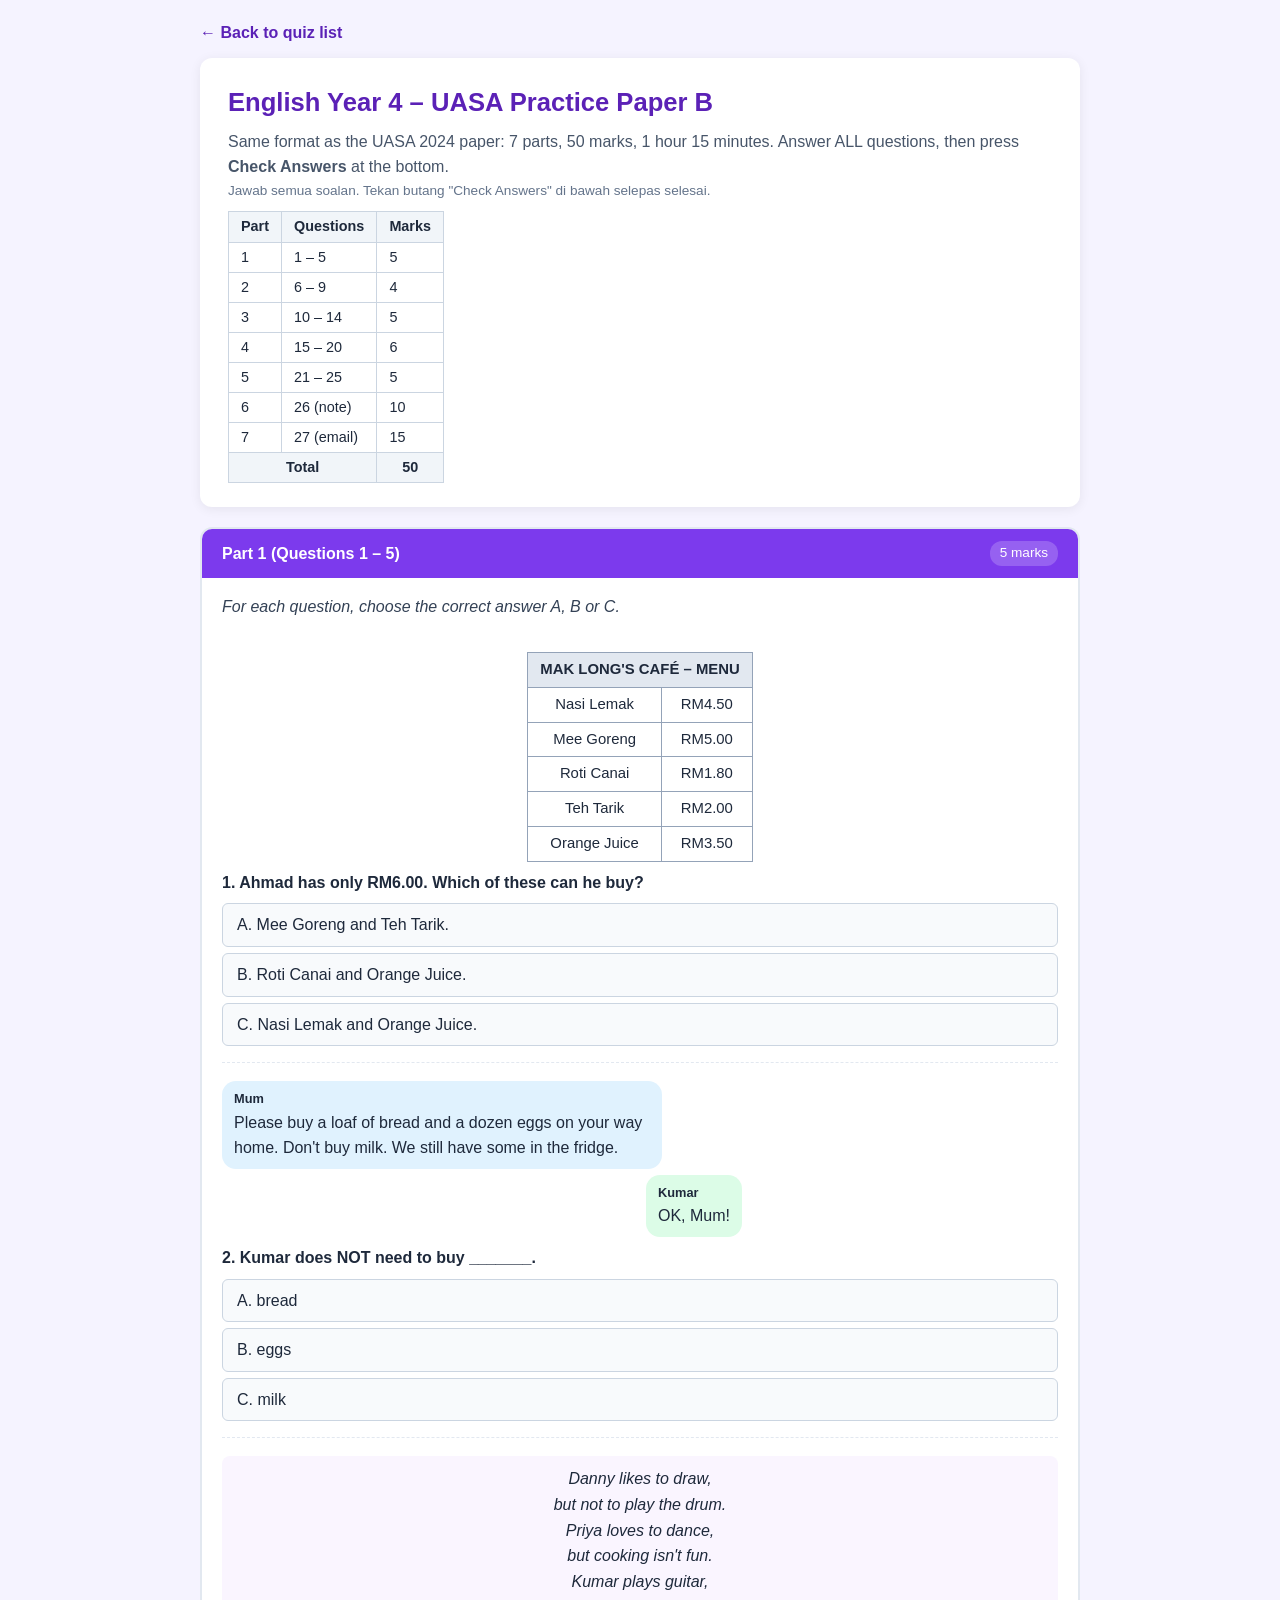
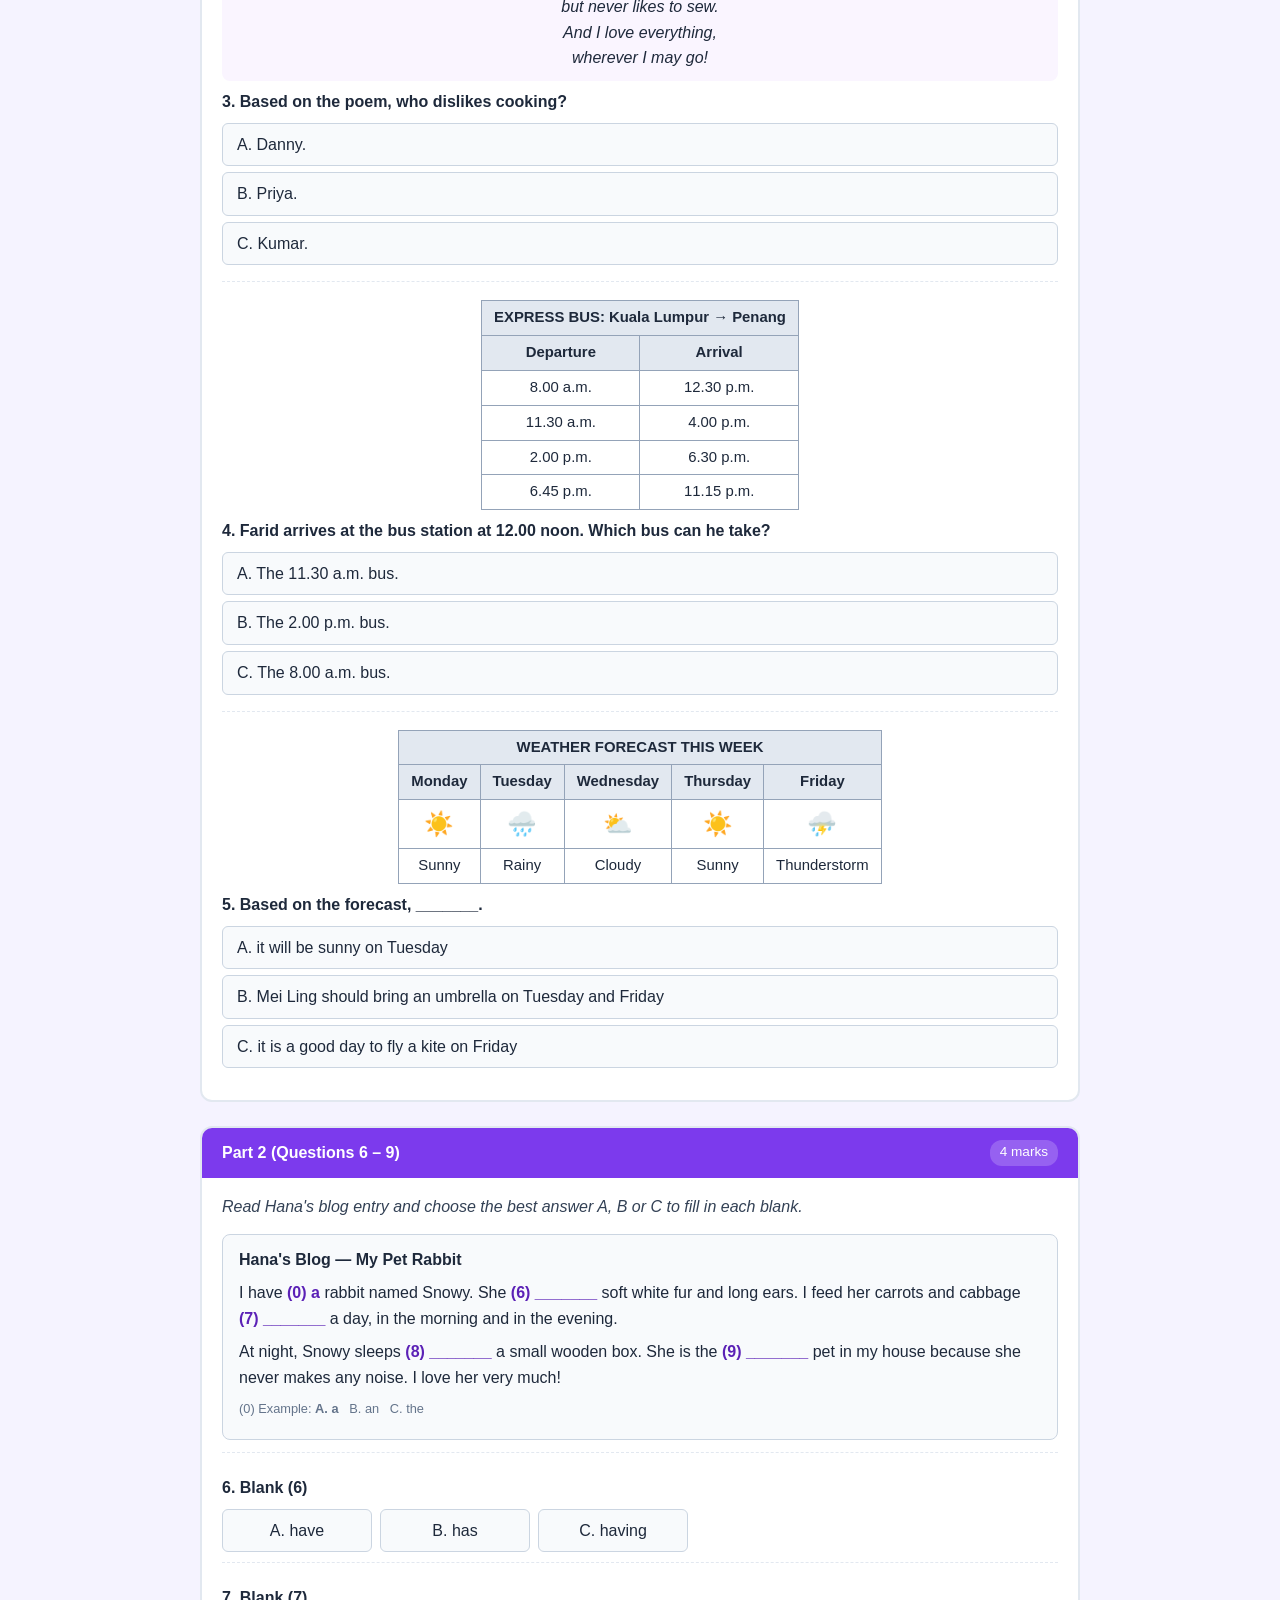
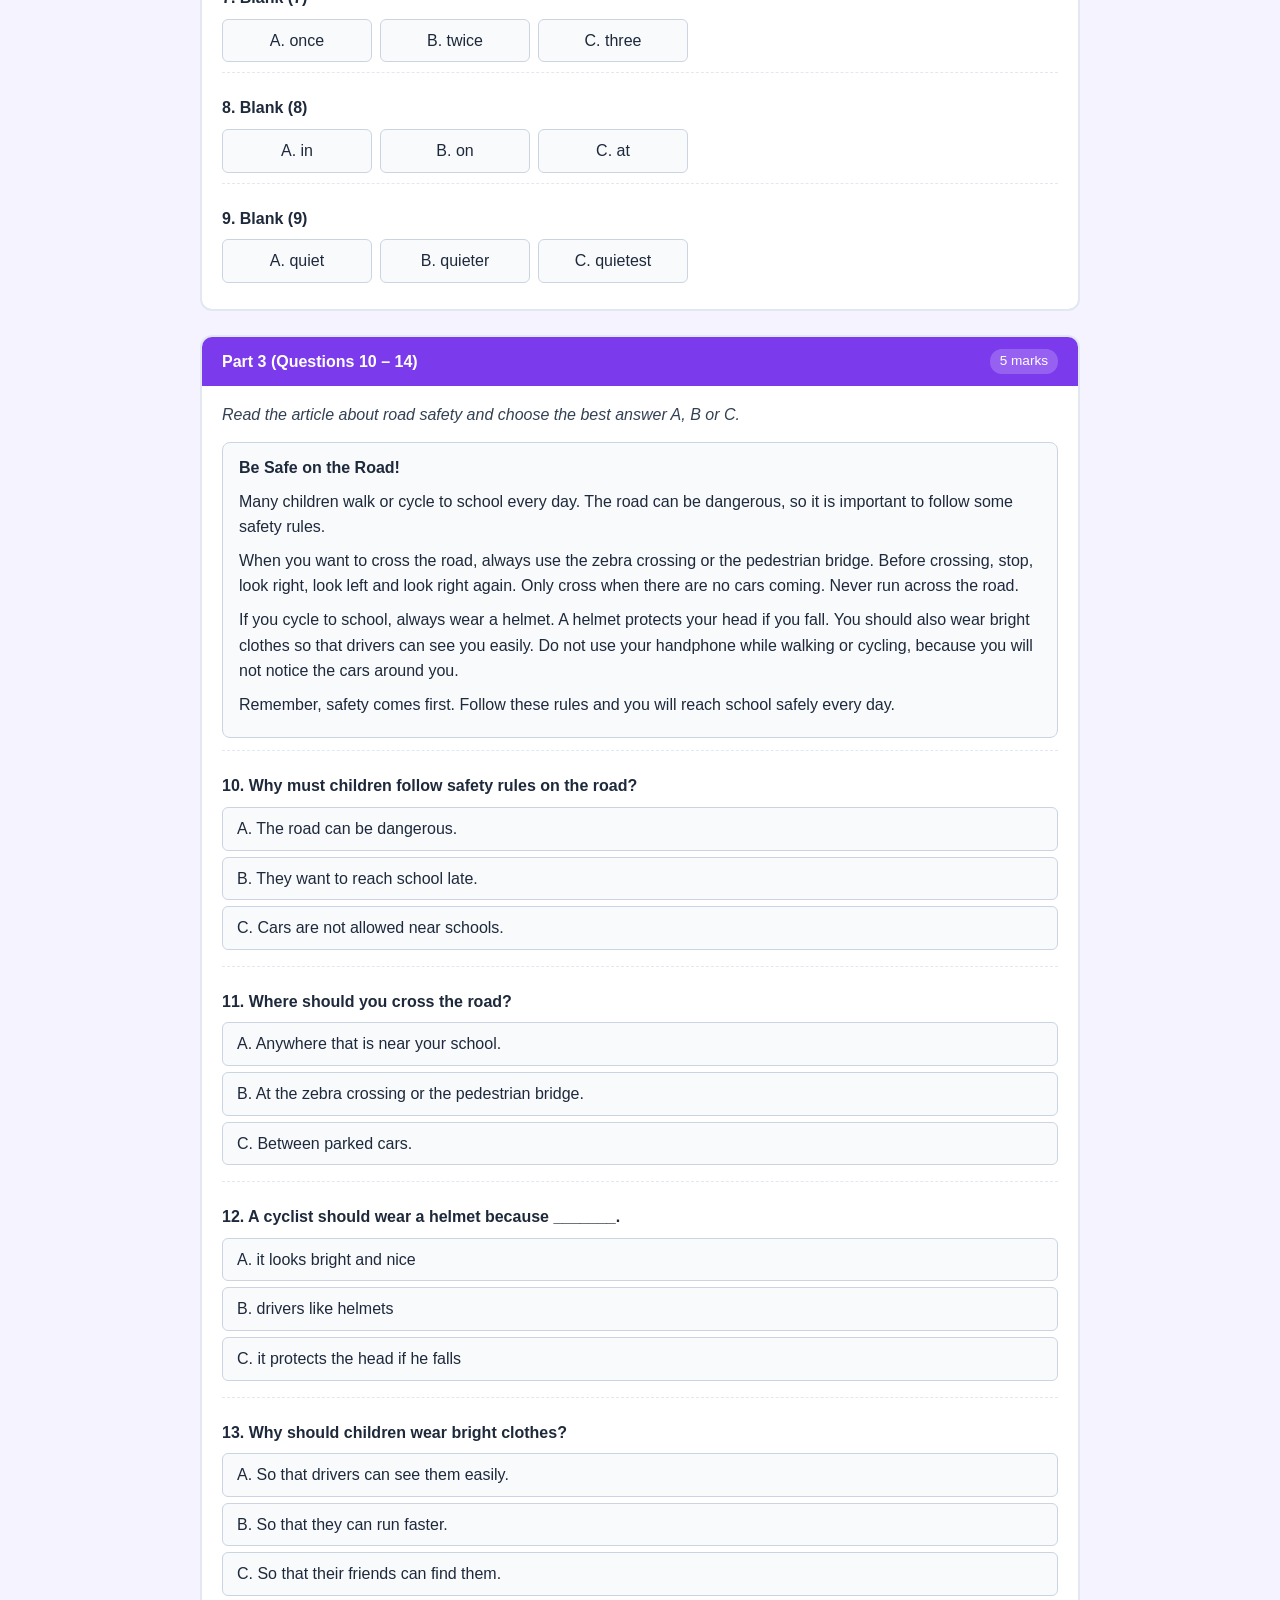
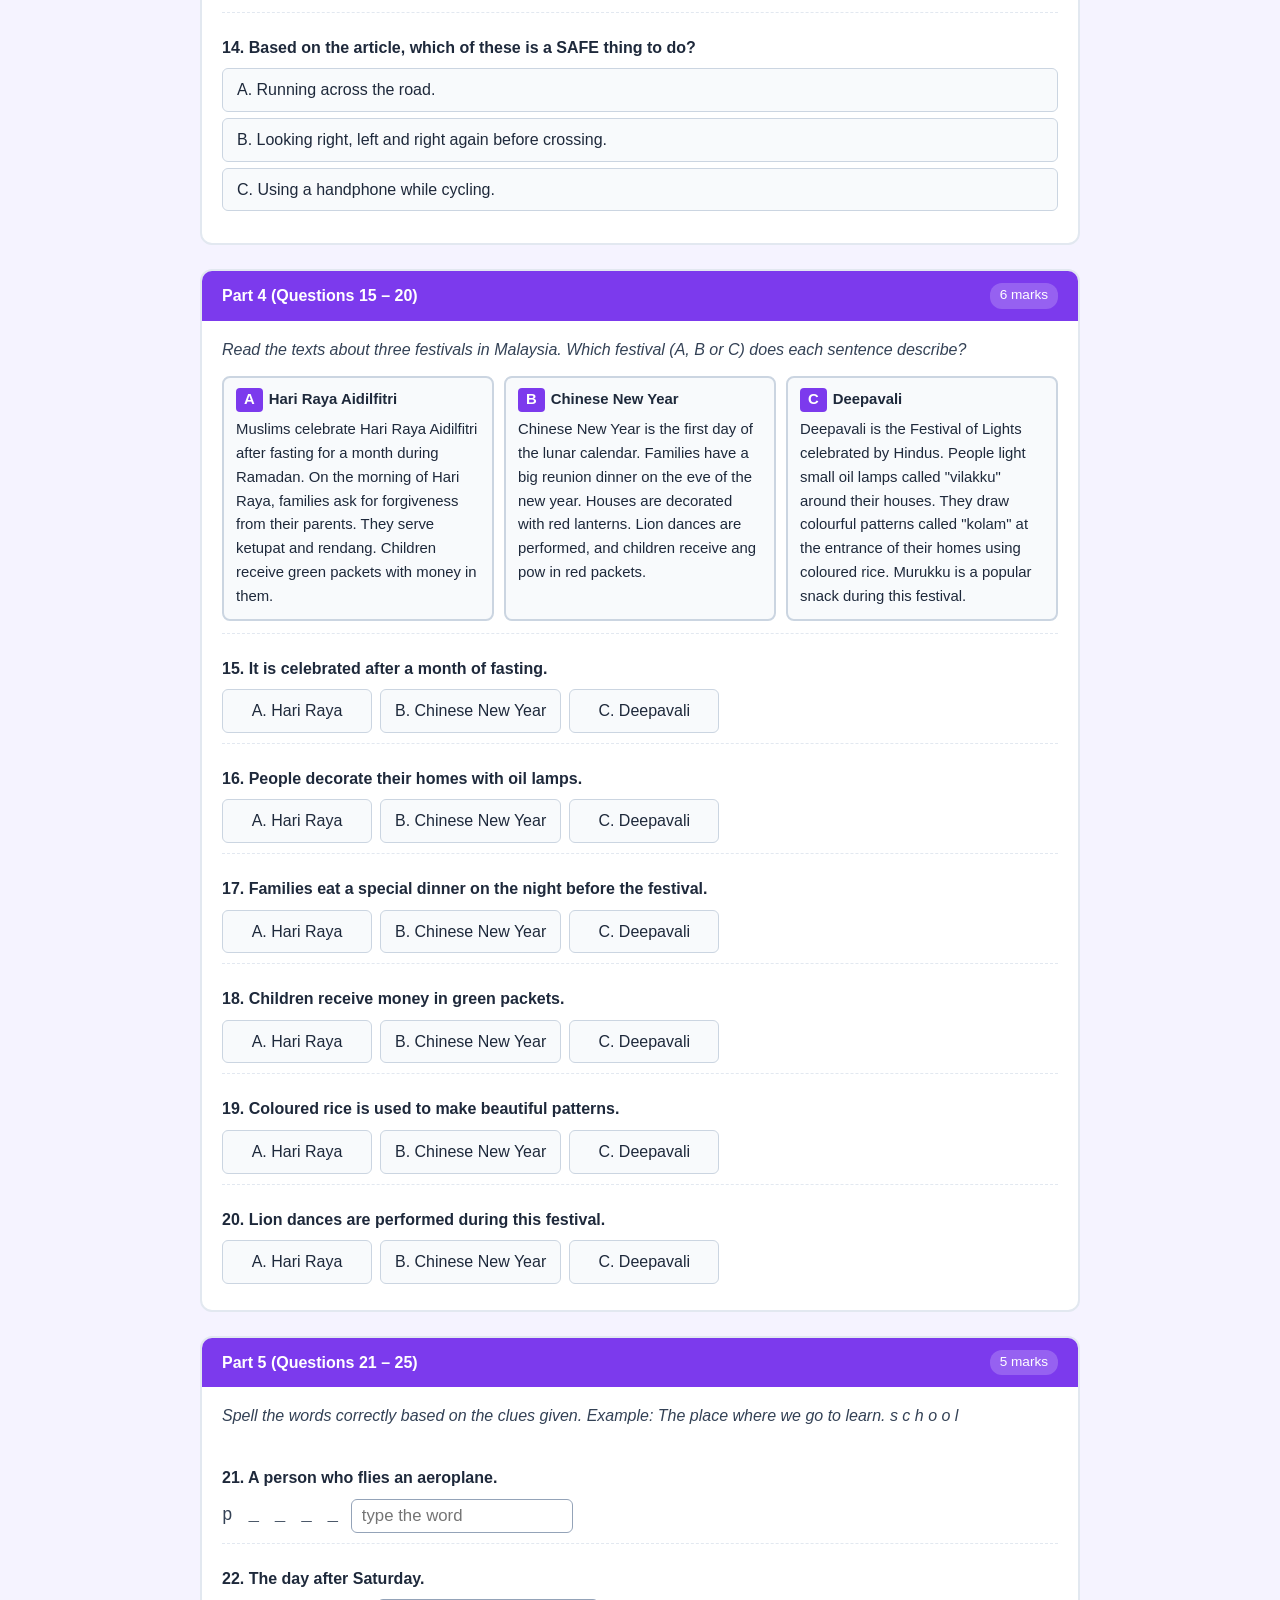
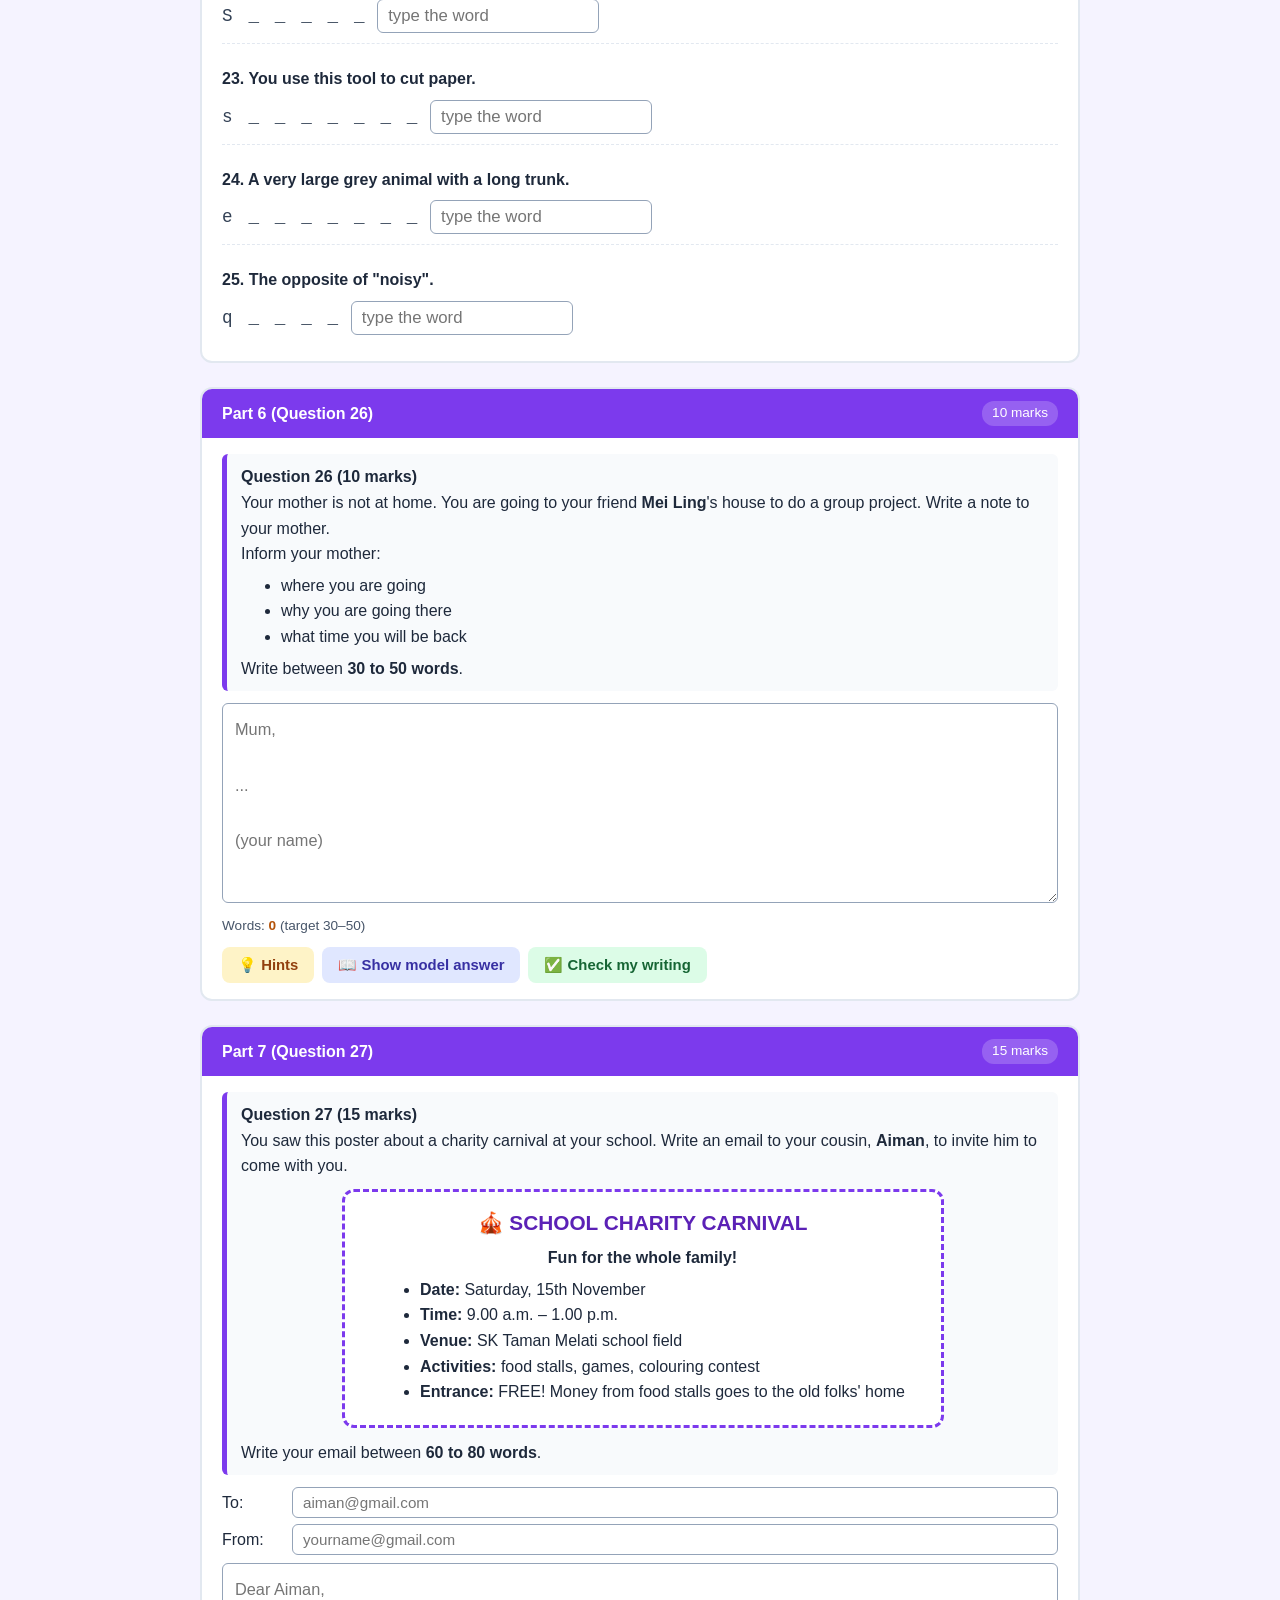
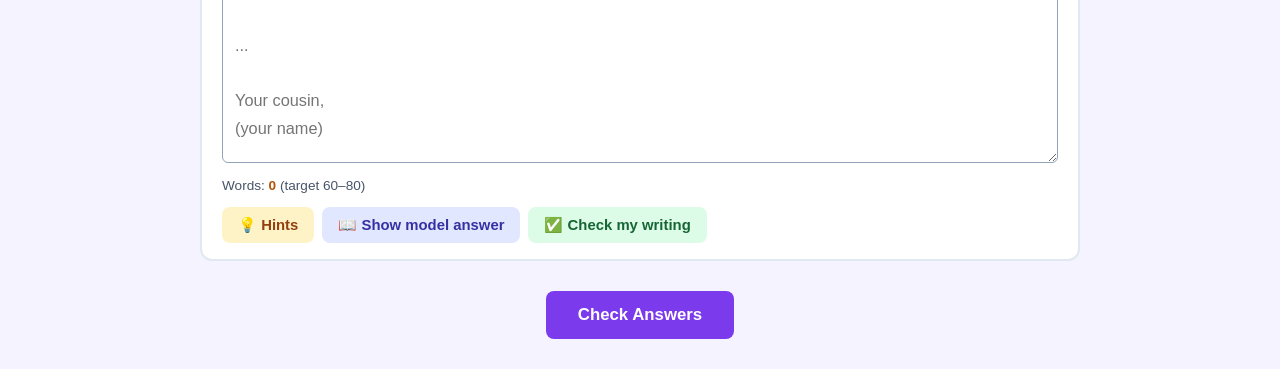
<file: English_UASA_Paper_B.html>
<!DOCTYPE html>
<html lang="en">
<head>
    <meta charset="UTF-8">
    <meta name="viewport" content="width=device-width, initial-scale=1.0">
    <title>English Year 4 – UASA Practice Paper B</title>
    <link rel="stylesheet" href="kuiz_english.css">
</head>
<body>
<div class="container">
    <a class="back-link" href="index.html">← Back to quiz list</a>
    <div class="page-header">
        <h1>English Year 4 – UASA Practice Paper B</h1>
        <p class="subtitle">Same format as the UASA 2024 paper: 7 parts, 50 marks, 1 hour 15 minutes. Answer ALL questions, then press <b>Check Answers</b> at the bottom.
        <span class="malay" style="display:block">Jawab semua soalan. Tekan butang "Check Answers" di bawah selepas selesai.</span></p>
        <table class="marks-table">
            <tr><th>Part</th><th>Questions</th><th>Marks</th></tr>
            <tr><td>1</td><td>1 – 5</td><td>5</td></tr><tr><td>2</td><td>6 – 9</td><td>4</td></tr>
            <tr><td>3</td><td>10 – 14</td><td>5</td></tr><tr><td>4</td><td>15 – 20</td><td>6</td></tr>
            <tr><td>5</td><td>21 – 25</td><td>5</td></tr><tr><td>6</td><td>26 (note)</td><td>10</td></tr>
            <tr><td>7</td><td>27 (email)</td><td>15</td></tr><tr><th colspan="2">Total</th><th>50</th></tr>
        </table>
    </div>

    <div id="scoreBanner" class="score-banner"></div>
    <div id="paper"></div>

    <button class="action-btn" id="submitBtn">Check Answers</button>
    <button class="reset-btn" id="resetBtn">Start Again</button>
</div>

<script>
window.PAPER = {
  theme: '#7c3aed', themeDark: '#5b21b6', themeSoft: '#f5f3ff',
  parts: [
    {
      title: 'Part 1 (Questions 1 – 5)', marks: 5,
      instr: 'For each question, choose the correct answer A, B or C.',
      questions: [
        { n: 1,
          stim: `<table class="data"><tr><th colspan="2">MAK LONG'S CAFÉ – MENU</th></tr>
            <tr><td>Nasi Lemak</td><td>RM4.50</td></tr><tr><td>Mee Goreng</td><td>RM5.00</td></tr><tr><td>Roti Canai</td><td>RM1.80</td></tr>
            <tr><td>Teh Tarik</td><td>RM2.00</td></tr><tr><td>Orange Juice</td><td>RM3.50</td></tr></table>`,
          q: 'Ahmad has only RM6.00. Which of these can he buy?',
          options: ['Mee Goreng and Teh Tarik.', 'Roti Canai and Orange Juice.', 'Nasi Lemak and Orange Juice.'], answer: 1,
          explain: 'RM1.80 + RM3.50 = RM5.30, which is less than RM6.00. (A = RM7.00, C = RM8.00)' },
        { n: 2,
          stim: `<div class="chat"><div class="bubble l"><b>Mum</b>Please buy a loaf of bread and a dozen eggs on your way home. Don't buy milk. We still have some in the fridge.</div>
            <div class="bubble r"><b>Kumar</b>OK, Mum!</div></div>`,
          q: 'Kumar does NOT need to buy _______.',
          options: ['bread', 'eggs', 'milk'], answer: 2,
          explain: '"Don\'t buy milk. We still have some in the fridge."' },
        { n: 3,
          stim: `<div class="poem">Danny likes to draw,<br>but not to play the drum.<br>Priya loves to dance,<br>but cooking isn't fun.<br>Kumar plays guitar,<br>but never likes to sew.<br>And I love everything,<br>wherever I may go!</div>`,
          q: 'Based on the poem, who dislikes cooking?',
          options: ['Danny.', 'Priya.', 'Kumar.'], answer: 1,
          explain: '"Priya loves to dance, but cooking isn\'t fun."' },
        { n: 4,
          stim: `<table class="data"><tr><th colspan="2">EXPRESS BUS: Kuala Lumpur → Penang</th></tr>
            <tr><th>Departure</th><th>Arrival</th></tr>
            <tr><td>8.00 a.m.</td><td>12.30 p.m.</td></tr><tr><td>11.30 a.m.</td><td>4.00 p.m.</td></tr>
            <tr><td>2.00 p.m.</td><td>6.30 p.m.</td></tr><tr><td>6.45 p.m.</td><td>11.15 p.m.</td></tr></table>`,
          q: 'Farid arrives at the bus station at 12.00 noon. Which bus can he take?',
          options: ['The 11.30 a.m. bus.', 'The 2.00 p.m. bus.', 'The 8.00 a.m. bus.'], answer: 1,
          explain: 'The 8.00 a.m. and 11.30 a.m. buses have already left. The next bus is at 2.00 p.m.' },
        { n: 5,
          stim: `<table class="data"><tr><th colspan="5">WEATHER FORECAST THIS WEEK</th></tr>
            <tr><th>Monday</th><th>Tuesday</th><th>Wednesday</th><th>Thursday</th><th>Friday</th></tr>
            <tr style="font-size:1.6em"><td>☀️</td><td>🌧️</td><td>⛅</td><td>☀️</td><td>⛈️</td></tr>
            <tr><td>Sunny</td><td>Rainy</td><td>Cloudy</td><td>Sunny</td><td>Thunderstorm</td></tr></table>`,
          q: 'Based on the forecast, _______.',
          options: ['it will be sunny on Tuesday', 'Mei Ling should bring an umbrella on Tuesday and Friday', 'it is a good day to fly a kite on Friday'], answer: 1,
          explain: 'It will rain on Tuesday and there is a thunderstorm on Friday, so she needs an umbrella. Do not fly a kite in a thunderstorm!' }
      ]
    },
    {
      title: 'Part 2 (Questions 6 – 9)', marks: 4,
      instr: 'Read Hana\'s blog entry and choose the best answer A, B or C to fill in each blank.',
      passage: `<p><b>Hana's Blog — My Pet Rabbit</b></p>
        <p>I have <span class="gap">(0) a</span> rabbit named Snowy. She <span class="gap">(6) _______</span> soft white fur and long ears. I feed her carrots and cabbage <span class="gap">(7) _______</span> a day, in the morning and in the evening.</p>
        <p>At night, Snowy sleeps <span class="gap">(8) _______</span> a small wooden box. She is the <span class="gap">(9) _______</span> pet in my house because she never makes any noise. I love her very much!</p>
        <p class="src">(0) Example: <b>A. a</b> &nbsp; B. an &nbsp; C. the</p>`,
      questions: [
        { n: 6, q: 'Blank (6)', inline: true, options: ['have', 'has', 'having'], answer: 1, explain: '"She" → has.' },
        { n: 7, q: 'Blank (7)', inline: true, options: ['once', 'twice', 'three'], answer: 1, explain: 'Morning and evening = two times = twice.' },
        { n: 8, q: 'Blank (8)', inline: true, options: ['in', 'on', 'at'], answer: 0, explain: 'She sleeps INSIDE the box → in.' },
        { n: 9, q: 'Blank (9)', inline: true, options: ['quiet', 'quieter', 'quietest'], answer: 2, explain: '"the ... pet in my house" (compared with ALL pets) → the quietest.' }
      ]
    },
    {
      title: 'Part 3 (Questions 10 – 14)', marks: 5,
      instr: 'Read the article about road safety and choose the best answer A, B or C.',
      passage: `<p><b>Be Safe on the Road!</b></p>
        <p>Many children walk or cycle to school every day. The road can be dangerous, so it is important to follow some safety rules.</p>
        <p>When you want to cross the road, always use the zebra crossing or the pedestrian bridge. Before crossing, stop, look right, look left and look right again. Only cross when there are no cars coming. Never run across the road.</p>
        <p>If you cycle to school, always wear a helmet. A helmet protects your head if you fall. You should also wear bright clothes so that drivers can see you easily. Do not use your handphone while walking or cycling, because you will not notice the cars around you.</p>
        <p>Remember, safety comes first. Follow these rules and you will reach school safely every day.</p>`,
      questions: [
        { n: 10, q: 'Why must children follow safety rules on the road?', options: ['The road can be dangerous.', 'They want to reach school late.', 'Cars are not allowed near schools.'], answer: 0, explain: '"The road can be dangerous, so it is important to follow some safety rules."' },
        { n: 11, q: 'Where should you cross the road?', options: ['Anywhere that is near your school.', 'At the zebra crossing or the pedestrian bridge.', 'Between parked cars.'], answer: 1, explain: '"...always use the zebra crossing or the pedestrian bridge."' },
        { n: 12, q: 'A cyclist should wear a helmet because _______.', options: ['it looks bright and nice', 'drivers like helmets', 'it protects the head if he falls'], answer: 2, explain: '"A helmet protects your head if you fall."' },
        { n: 13, q: 'Why should children wear bright clothes?', options: ['So that drivers can see them easily.', 'So that they can run faster.', 'So that their friends can find them.'], answer: 0, explain: '"...wear bright clothes so that drivers can see you easily."' },
        { n: 14, q: 'Based on the article, which of these is a SAFE thing to do?', options: ['Running across the road.', 'Looking right, left and right again before crossing.', 'Using a handphone while cycling.'], answer: 1, explain: 'The other two are things the article says NOT to do.' }
      ]
    },
    {
      title: 'Part 4 (Questions 15 – 20)', marks: 6,
      instr: 'Read the texts about three festivals in Malaysia. Which festival (A, B or C) does each sentence describe?',
      texts: [
        { label: 'A', title: 'Hari Raya Aidilfitri', html: 'Muslims celebrate Hari Raya Aidilfitri after fasting for a month during Ramadan. On the morning of Hari Raya, families ask for forgiveness from their parents. They serve ketupat and rendang. Children receive green packets with money in them.' },
        { label: 'B', title: 'Chinese New Year', html: 'Chinese New Year is the first day of the lunar calendar. Families have a big reunion dinner on the eve of the new year. Houses are decorated with red lanterns. Lion dances are performed, and children receive ang pow in red packets.' },
        { label: 'C', title: 'Deepavali', html: 'Deepavali is the Festival of Lights celebrated by Hindus. People light small oil lamps called "vilakku" around their houses. They draw colourful patterns called "kolam" at the entrance of their homes using coloured rice. Murukku is a popular snack during this festival.' }
      ],
      questions: [
        { n: 15, q: 'It is celebrated after a month of fasting.', inline: true, options: ['Hari Raya', 'Chinese New Year', 'Deepavali'], answer: 0, explain: '"...after fasting for a month during Ramadan."' },
        { n: 16, q: 'People decorate their homes with oil lamps.', inline: true, options: ['Hari Raya', 'Chinese New Year', 'Deepavali'], answer: 2, explain: '"People light small oil lamps called vilakku..."' },
        { n: 17, q: 'Families eat a special dinner on the night before the festival.', inline: true, options: ['Hari Raya', 'Chinese New Year', 'Deepavali'], answer: 1, explain: '"...a big reunion dinner on the eve of the new year."' },
        { n: 18, q: 'Children receive money in green packets.', inline: true, options: ['Hari Raya', 'Chinese New Year', 'Deepavali'], answer: 0, explain: 'Green packets = Hari Raya. (Red packets = Chinese New Year.)' },
        { n: 19, q: 'Coloured rice is used to make beautiful patterns.', inline: true, options: ['Hari Raya', 'Chinese New Year', 'Deepavali'], answer: 2, explain: '"...kolam... using coloured rice."' },
        { n: 20, q: 'Lion dances are performed during this festival.', inline: true, options: ['Hari Raya', 'Chinese New Year', 'Deepavali'], answer: 1, explain: '"Lion dances are performed..."' }
      ]
    },
    {
      type: 'spell', title: 'Part 5 (Questions 21 – 25)', marks: 5,
      instr: 'Spell the words correctly based on the clues given. Example: The place where we go to learn. s c h o o l',
      questions: [
        { n: 21, clue: 'A person who flies an aeroplane.', pattern: 'p _ _ _ _', answer: 'pilot' },
        { n: 22, clue: 'The day after Saturday.', pattern: 'S _ _ _ _ _', answer: 'Sunday' },
        { n: 23, clue: 'You use this tool to cut paper.', pattern: 's _ _ _ _ _ _ _', answer: 'scissors' },
        { n: 24, clue: 'A very large grey animal with a long trunk.', pattern: 'e _ _ _ _ _ _ _', answer: 'elephant' },
        { n: 25, clue: 'The opposite of "noisy".', pattern: 'q _ _ _ _', answer: 'quiet' }
      ]
    },
    {
      type: 'write', kind: 'note', title: 'Part 6 (Question 26)', marks: 10, minW: 30, maxW: 50, to: 'Mum',
      task: `<b>Question 26 (10 marks)</b><br>Your mother is not at home. You are going to your friend <b>Mei Ling</b>'s house to do a group project. Write a note to your mother.<br>Inform your mother:
        <ul><li>where you are going</li><li>why you are going there</li><li>what time you will be back</li></ul>Write between <b>30 to 50 words</b>.`,
      points: [
        { t: 'Where you are going (Mei Ling\'s house)', k: ['mei ling', 'house', 'home'] },
        { t: 'Why (to do a group project)', k: ['project', 'homework', 'group'] },
        { t: 'What time you will be back', k: ['p.m', 'pm', 'o\'clock', 'back at', 'home at', 'by ', 'before'] }
      ],
      hints: ['Start: "Mum,"', 'Say you are going to Mei Ling\'s house.', 'Say why: to do a group project (e.g. Science project).', 'Say what time you will be back (e.g. 5.00 p.m.).', 'Extra: who will send you / how you will go there.', 'End with your name.'],
      phrases: ['I am going to ...', 'We have to finish our ... project.', 'Her mother will send me home.', 'I will be back at ...', 'Please don\'t worry.'],
      model: `Mum,

I am going to Mei Ling's house this afternoon. We have to finish our Science group project together. Her house is near the school. Her mother will send me home. I will be back at 5.00 p.m. Please don't worry.

Aisyah`
    },
    {
      type: 'write', kind: 'email', title: 'Part 7 (Question 27)', marks: 15, minW: 60, maxW: 80, to: 'Aiman',
      task: `<b>Question 27 (15 marks)</b><br>You saw this poster about a charity carnival at your school. Write an email to your cousin, <b>Aiman</b>, to invite him to come with you.
        <div class="poster" style="margin-top:10px"><h3>🎪 SCHOOL CHARITY CARNIVAL</h3><b>Fun for the whole family!</b>
        <ul><li><b>Date:</b> Saturday, 15th November</li><li><b>Time:</b> 9.00 a.m. – 1.00 p.m.</li><li><b>Venue:</b> SK Taman Melati school field</li>
        <li><b>Activities:</b> food stalls, games, colouring contest</li><li><b>Entrance:</b> FREE! Money from food stalls goes to the old folks' home</li></ul></div>
        Write your email between <b>60 to 80 words</b>.`,
      points: [
        { t: 'Invite Aiman to the charity carnival', k: ['invite', 'carnival', 'come with', 'join'] },
        { t: 'Date: Saturday, 15th November', k: ['15', 'november', 'saturday'] },
        { t: 'Time: 9.00 a.m. – 1.00 p.m.', k: ['9.00', '9 a.m', '9am', 'nine', '1.00', '1 p.m'] },
        { t: 'Venue: SK Taman Melati school field', k: ['field', 'taman melati', 'school'] },
        { t: 'Activities (food stalls, games, colouring contest)', k: ['food', 'game', 'colouring', 'coloring'] },
        { t: 'Entrance is free / money goes to charity', k: ['free', 'old folks', 'charity'] }
      ],
      hints: ['To: aiman@gmail.com, From: (your name)@gmail.com', 'Greeting: "Dear Aiman,"', 'Opening: How are you? I am writing to invite you to ...', 'Give the details: date, time, venue.', 'Say what you can do there and that entrance is free.', 'Closing: I hope you can come. Please reply soon.', 'Sign off: "Your cousin," and your name.'],
      phrases: ['I am writing to invite you to ...', 'It will be held on ...', 'There will be ...', 'The entrance is free.', 'I hope you can join me.', 'Please reply soon.'],
      model: `To: aiman@gmail.com
From: aisyah@gmail.com

Dear Aiman,

How are you? I am writing to invite you to a charity carnival at my school. It will be held on Saturday, 15th November, from 9.00 a.m. to 1.00 p.m. at the SK Taman Melati school field. There will be food stalls, games and a colouring contest. The entrance is free and the money will go to an old folks' home. I hope you can join me.

Your cousin,
Aisyah`
    }
  ]
};
</script>
<script src="kuiz_english.js"></script>
</body>
</html>
</file>
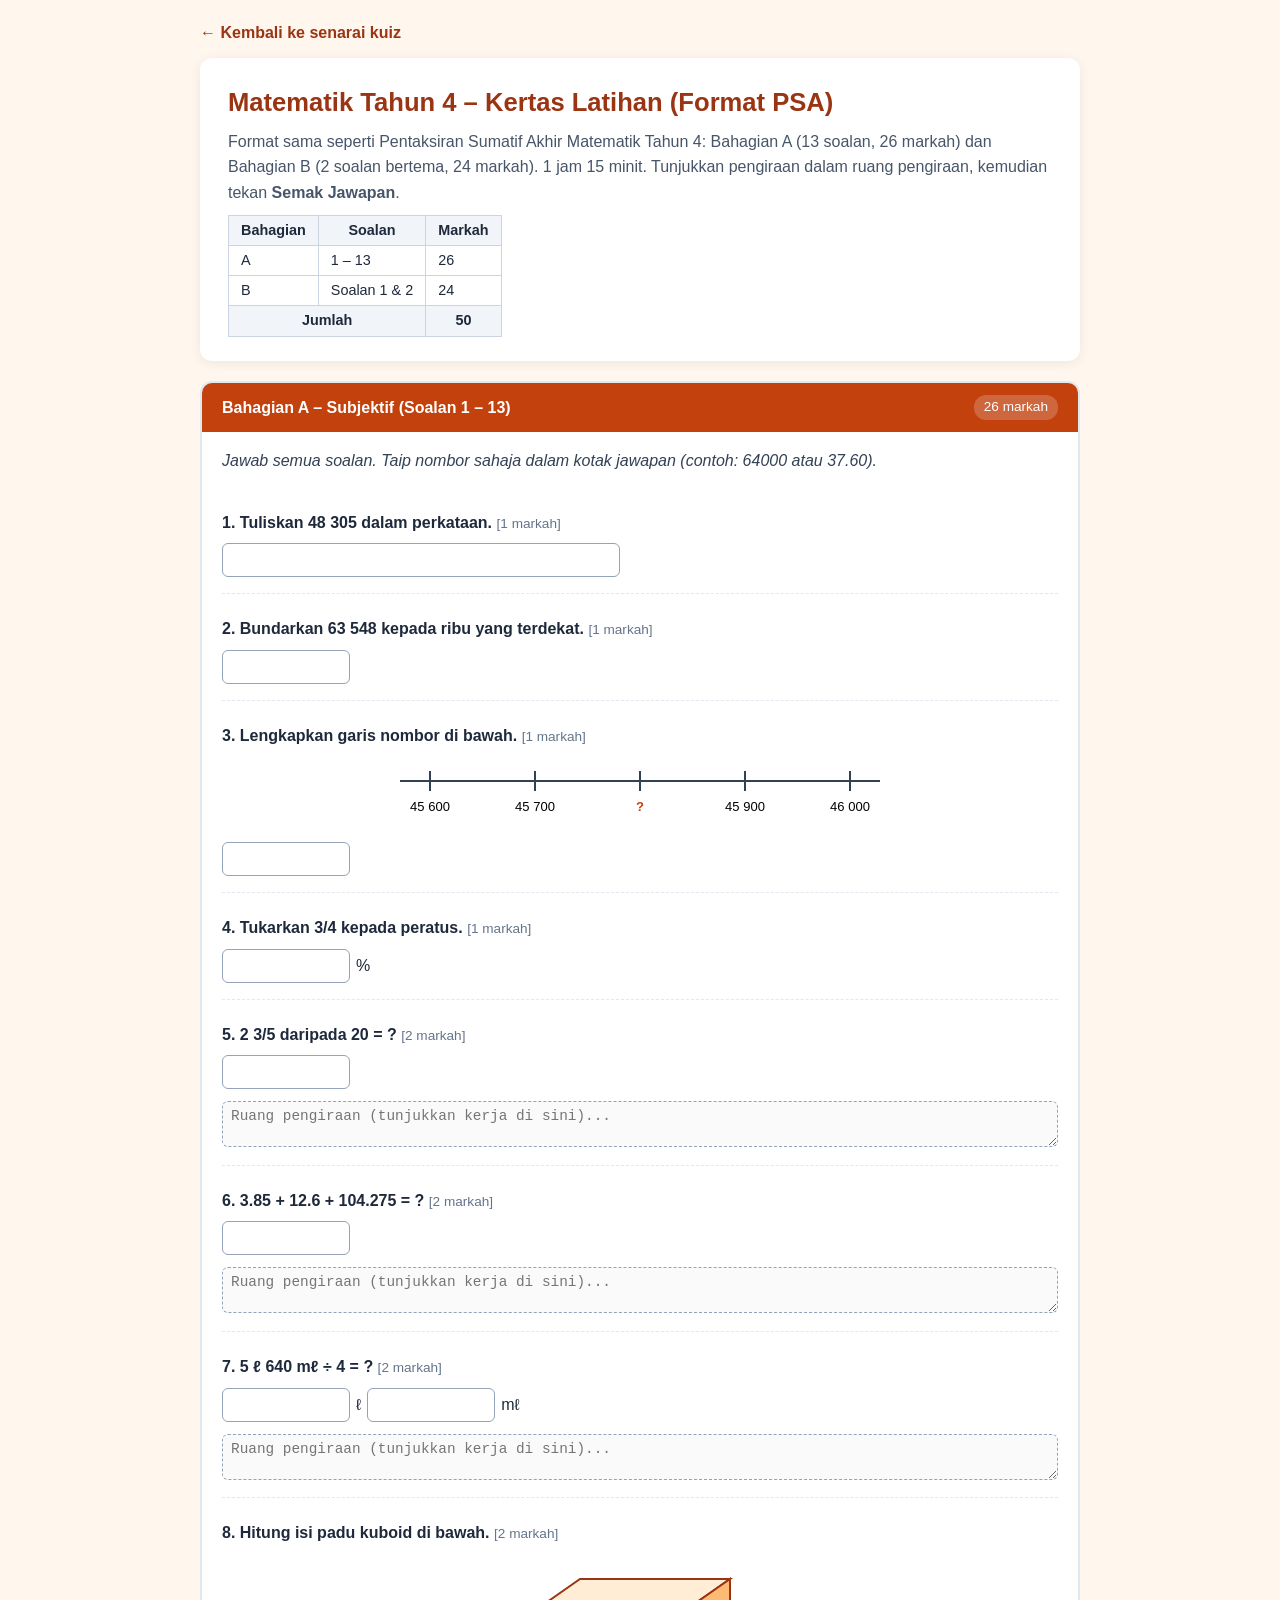
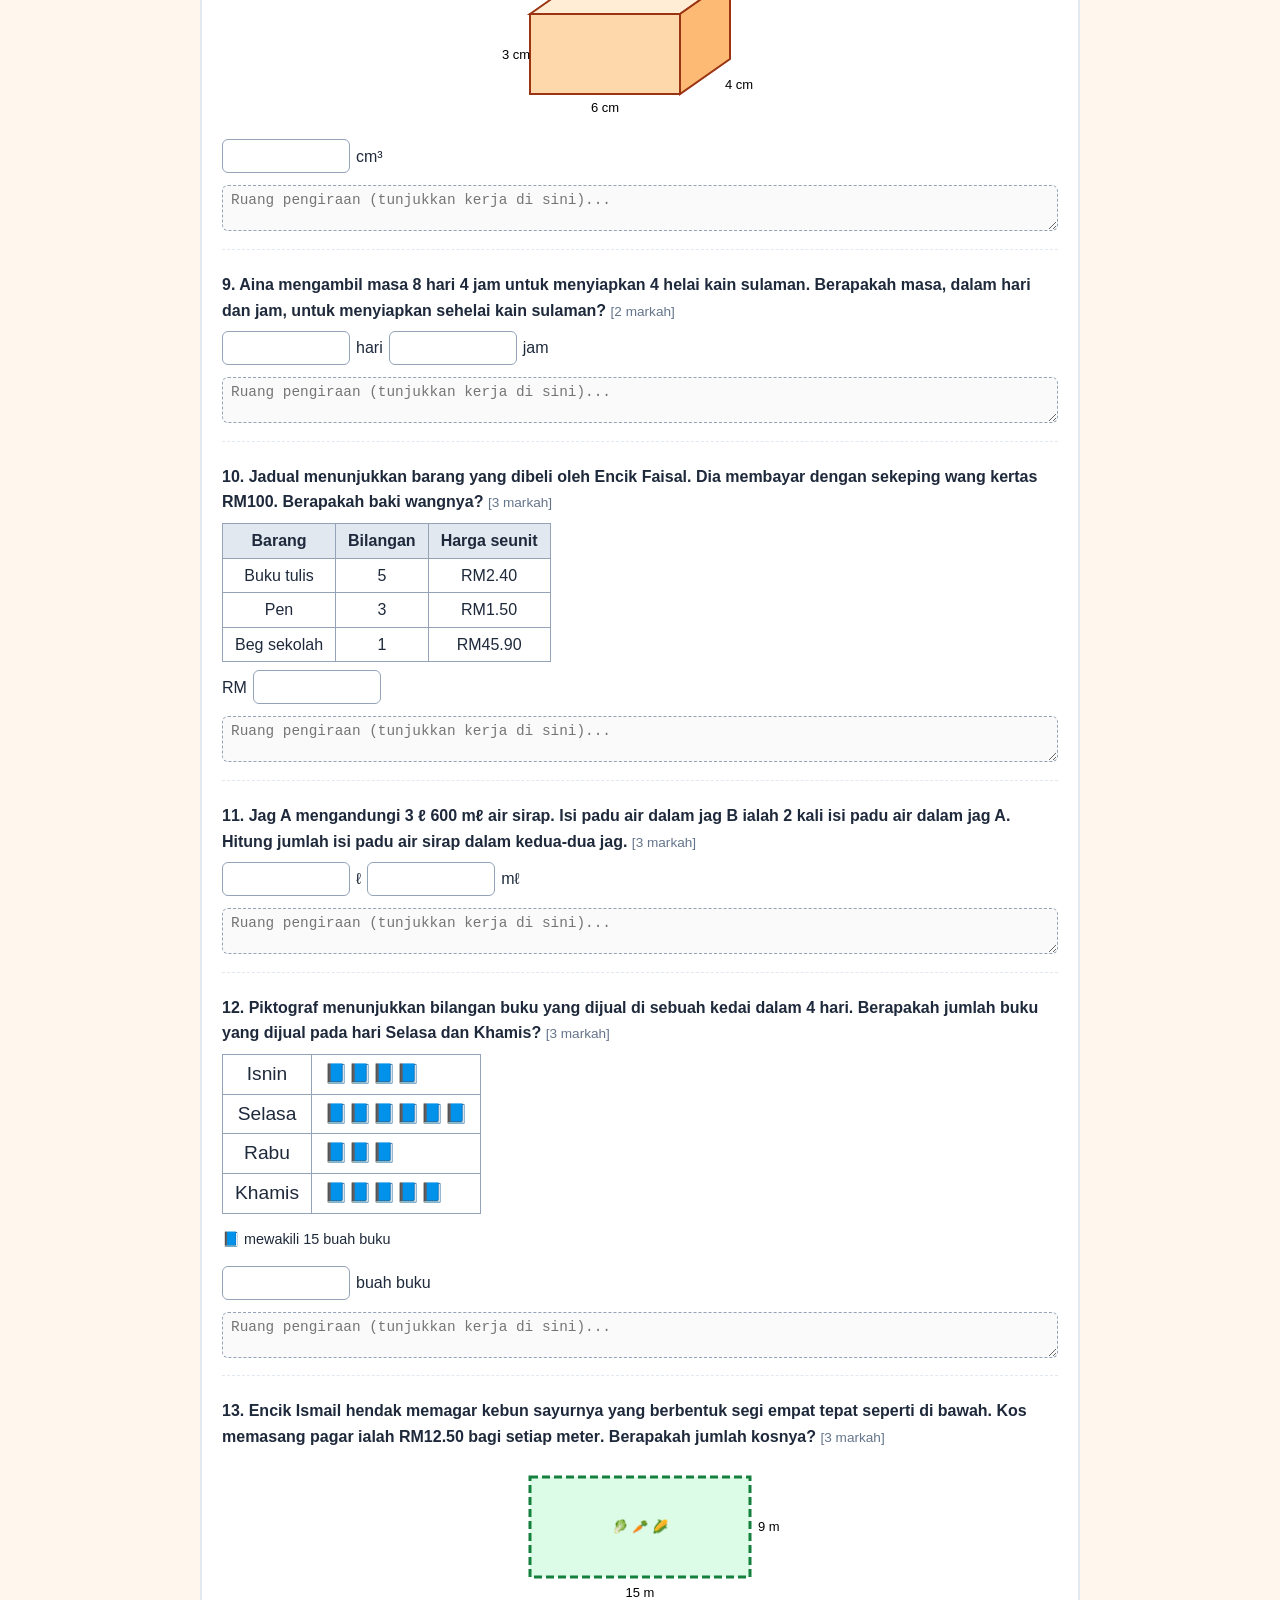
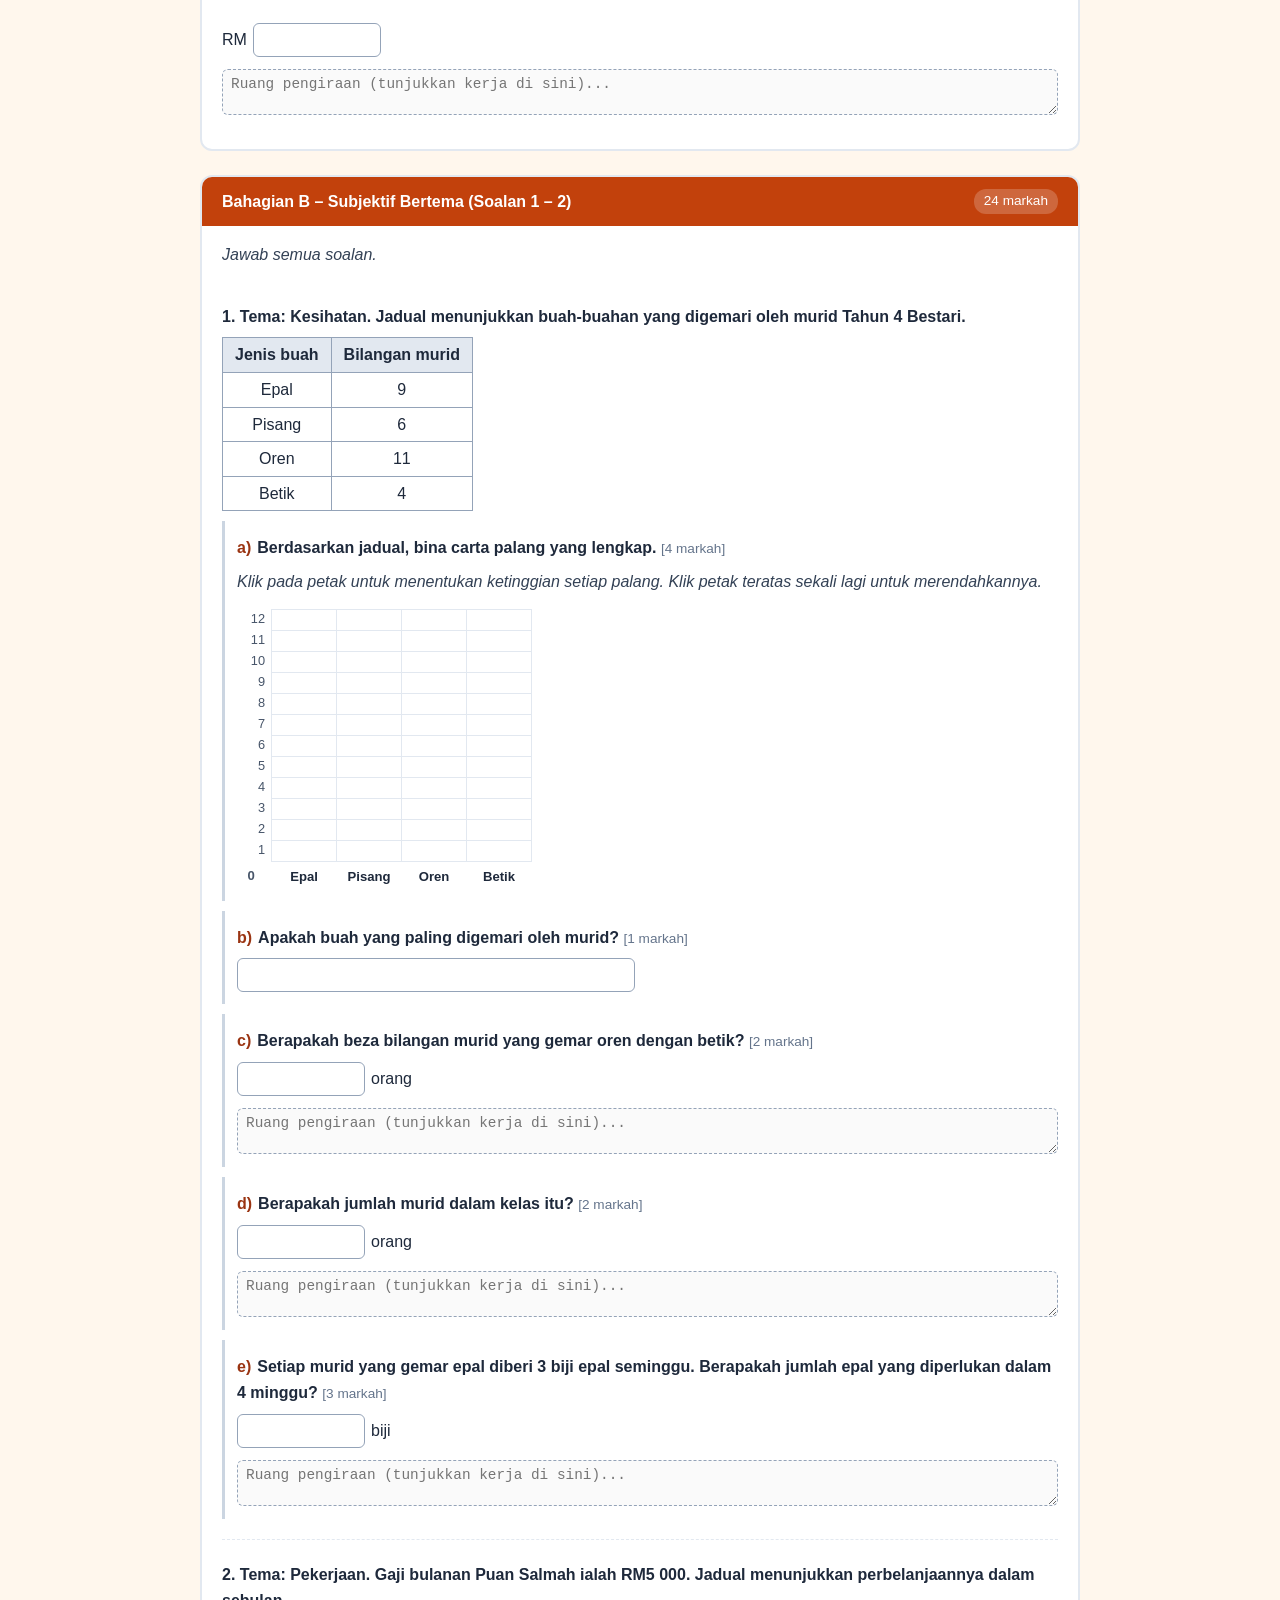
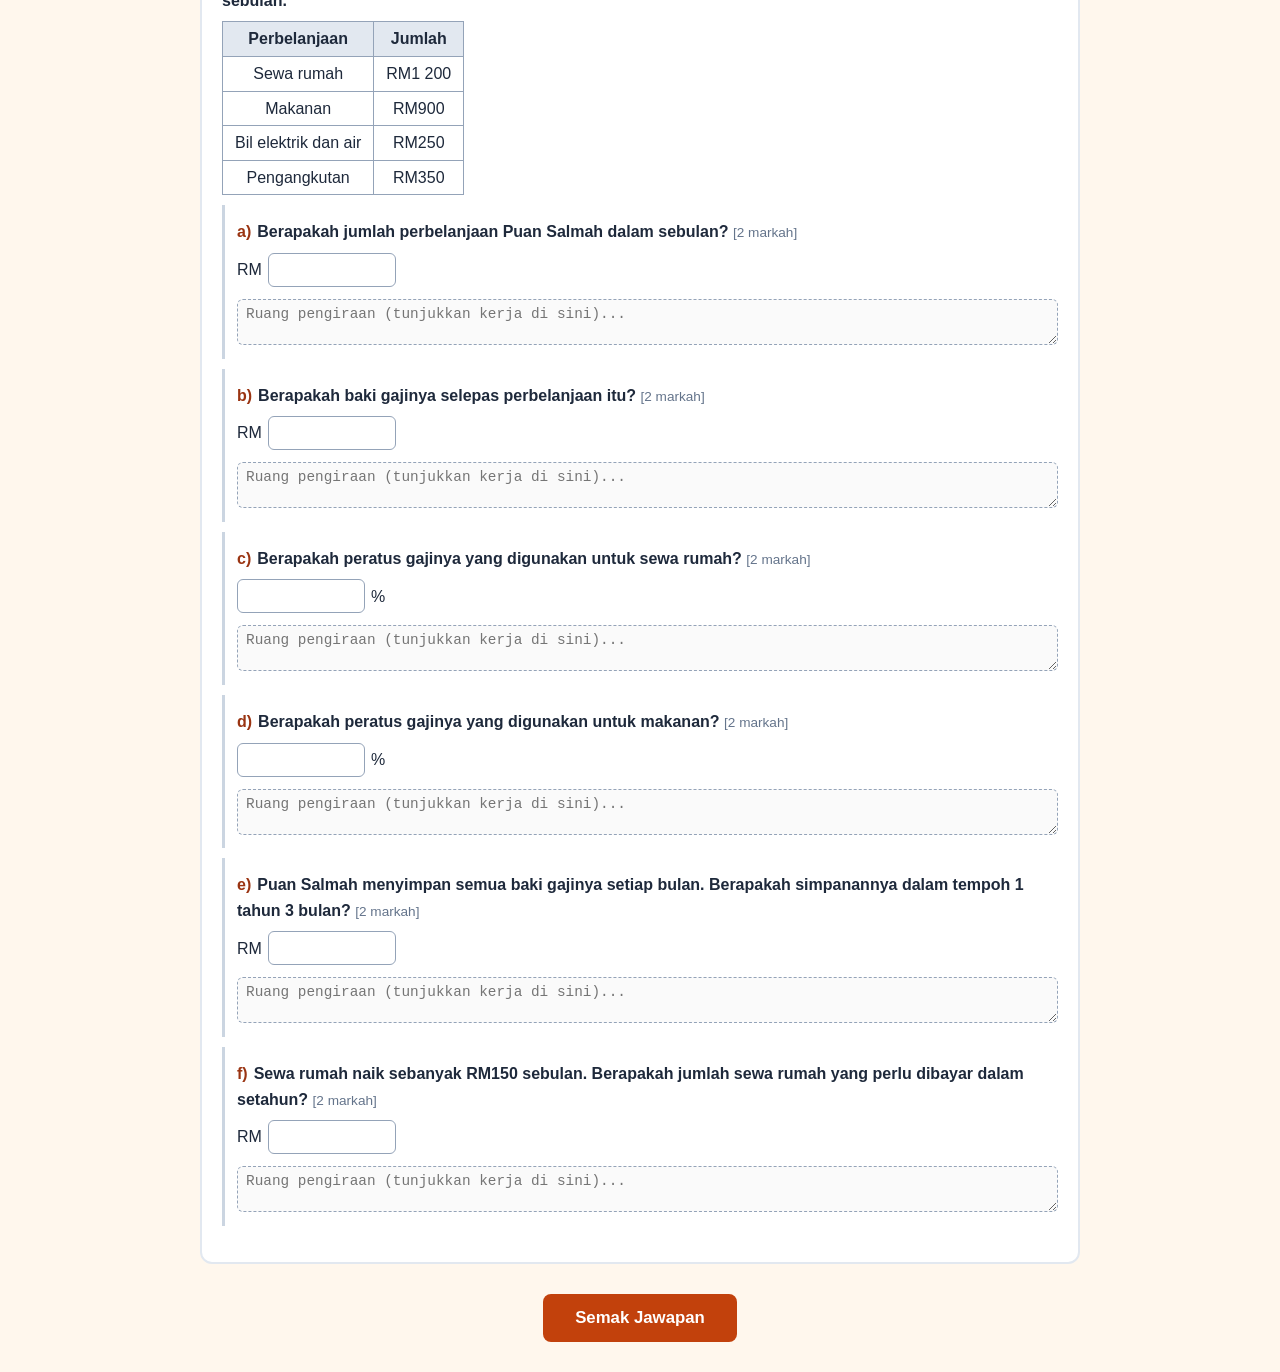
<file: MT_Kertas_PSA.html>
<!DOCTYPE html>
<html lang="ms">
<head>
    <meta charset="UTF-8">
    <meta name="viewport" content="width=device-width, initial-scale=1.0">
    <title>Matematik Tahun 4 – Kertas Latihan PSA</title>
    <link rel="stylesheet" href="kuiz_english.css">
</head>
<body>
<div class="container">
    <a class="back-link" href="index.html">← Kembali ke senarai kuiz</a>
    <div class="page-header">
        <h1>Matematik Tahun 4 – Kertas Latihan (Format PSA)</h1>
        <p class="subtitle">Format sama seperti Pentaksiran Sumatif Akhir Matematik Tahun 4: Bahagian A (13 soalan, 26 markah) dan Bahagian B (2 soalan bertema, 24 markah). 1 jam 15 minit. Tunjukkan pengiraan dalam ruang pengiraan, kemudian tekan <b>Semak Jawapan</b>.</p>
        <table class="marks-table">
            <tr><th>Bahagian</th><th>Soalan</th><th>Markah</th></tr>
            <tr><td>A</td><td>1 – 13</td><td>26</td></tr>
            <tr><td>B</td><td>Soalan 1 &amp; 2</td><td>24</td></tr>
            <tr><th colspan="2">Jumlah</th><th>50</th></tr>
        </table>
    </div>

    <div id="scoreBanner" class="score-banner"></div>
    <div id="paper"></div>

    <button class="action-btn" id="submitBtn">Semak Jawapan</button>
    <button class="reset-btn" id="resetBtn">Mula Semula</button>
</div>

<script>
window.KERTAS = {
  theme: '#c2410c', themeDark: '#9a3412', themeSoft: '#fff7ed',
  sections: [
    {
      title: 'Bahagian A – Subjektif (Soalan 1 – 13)',
      instr: 'Jawab semua soalan. Taip nombor sahaja dalam kotak jawapan (contoh: 64000 atau 37.60).',
      items: [
        { n: 1, type: 'text', marks: 1, q: 'Tuliskan <b>48 305</b> dalam perkataan.',
          ans: ['empat puluh lapan ribu tiga ratus lima'], steps: '48 305 = empat puluh lapan ribu tiga ratus lima' },
        { n: 2, type: 'num', marks: 1, q: 'Bundarkan <b>63 548</b> kepada ribu yang terdekat.',
          fields: [{ ans: 64000 }], steps: 'Digit ratus ialah 5 (≥ 5), jadi tambah 1 pada digit ribu.\n63 548 → 64 000' },
        { n: 3, type: 'num', marks: 1, q: 'Lengkapkan garis nombor di bawah.',
          stim: `<div class="svg-wrap"><svg viewBox="0 0 520 70" width="520" xmlns="http://www.w3.org/2000/svg" font-family="Arial" font-size="13">
            <line x1="20" y1="25" x2="500" y2="25" stroke="#334155" stroke-width="2"/>
            <g stroke="#334155" stroke-width="2"><line x1="50" y1="15" x2="50" y2="35"/><line x1="155" y1="15" x2="155" y2="35"/><line x1="260" y1="15" x2="260" y2="35"/><line x1="365" y1="15" x2="365" y2="35"/><line x1="470" y1="15" x2="470" y2="35"/></g>
            <g text-anchor="middle"><text x="50" y="55">45 600</text><text x="155" y="55">45 700</text><text x="260" y="55" font-weight="bold" fill="#c2410c">?</text><text x="365" y="55">45 900</text><text x="470" y="55">46 000</text></g></svg></div>`,
          fields: [{ ans: 45800 }], steps: 'Setiap langkah bertambah 100.\n45 700 + 100 = 45 800' },
        { n: 4, type: 'num', marks: 1, q: 'Tukarkan <b>3/4</b> kepada peratus.',
          fields: [{ suf: '%', ans: 75 }], steps: '3/4 × 100% = 75%' },
        { n: 5, type: 'num', marks: 2, q: '<b>2 3/5</b> daripada 20 = ?',
          fields: [{ ans: 52 }], steps: '2 3/5 = 13/5\n13/5 × 20 = 13 × 4\n= 52' },
        { n: 6, type: 'num', marks: 2, q: '3.85 + 12.6 + 104.275 = ?',
          fields: [{ ans: 120.725 }], steps: '3.85 + 12.6 = 16.45\n16.45 + 104.275 = 120.725' },
        { n: 7, type: 'num', marks: 2, q: '5 ℓ 640 mℓ ÷ 4 = ?',
          fields: [{ suf: 'ℓ', ans: 1 }, { suf: 'mℓ', ans: 410 }], steps: '5 ℓ 640 mℓ = 5 640 mℓ\n5 640 mℓ ÷ 4 = 1 410 mℓ\n= 1 ℓ 410 mℓ' },
        { n: 8, type: 'num', marks: 2, q: 'Hitung isi padu kuboid di bawah.',
          stim: `<div class="svg-wrap"><svg viewBox="0 0 300 170" width="300" xmlns="http://www.w3.org/2000/svg" font-family="Arial" font-size="13">
            <polygon points="40,60 190,60 190,140 40,140" fill="#fed7aa" stroke="#9a3412" stroke-width="2"/>
            <polygon points="40,60 90,25 240,25 190,60" fill="#ffedd5" stroke="#9a3412" stroke-width="2"/>
            <polygon points="190,60 240,25 240,105 190,140" fill="#fdba74" stroke="#9a3412" stroke-width="2"/>
            <text x="115" y="158" text-anchor="middle">6 cm</text><text x="235" y="135">4 cm</text><text x="12" y="105">3 cm</text></svg></div>`,
          fields: [{ suf: 'cm³', ans: 72 }], steps: 'Isi padu = panjang × lebar × tinggi\n= 6 cm × 4 cm × 3 cm\n= 72 cm³' },
        { n: 9, type: 'num', marks: 2, q: 'Aina mengambil masa <b>8 hari 4 jam</b> untuk menyiapkan 4 helai kain sulaman. Berapakah masa, dalam hari dan jam, untuk menyiapkan sehelai kain sulaman?',
          fields: [{ suf: 'hari', ans: 2 }, { suf: 'jam', ans: 1 }], steps: '8 hari 4 jam = (8 × 24) + 4 = 196 jam\n196 jam ÷ 4 = 49 jam\n49 jam = 2 hari 1 jam' },
        { n: 10, type: 'num', marks: 3, q: 'Jadual menunjukkan barang yang dibeli oleh Encik Faisal. Dia membayar dengan sekeping wang kertas <b>RM100</b>. Berapakah baki wangnya?',
          stim: `<table class="stim-table"><tr><th>Barang</th><th>Bilangan</th><th>Harga seunit</th></tr>
            <tr><td>Buku tulis</td><td>5</td><td>RM2.40</td></tr><tr><td>Pen</td><td>3</td><td>RM1.50</td></tr><tr><td>Beg sekolah</td><td>1</td><td>RM45.90</td></tr></table>`,
          fields: [{ pre: 'RM', ans: 37.6 }], steps: 'Buku tulis: 5 × RM2.40 = RM12.00\nPen: 3 × RM1.50 = RM4.50\nBeg sekolah: RM45.90\nJumlah = RM12.00 + RM4.50 + RM45.90 = RM62.40\nBaki = RM100.00 − RM62.40 = RM37.60' },
        { n: 11, type: 'num', marks: 3, q: 'Jag A mengandungi <b>3 ℓ 600 mℓ</b> air sirap. Isi padu air dalam jag B ialah <b>2 kali</b> isi padu air dalam jag A. Hitung jumlah isi padu air sirap dalam kedua-dua jag.',
          fields: [{ suf: 'ℓ', ans: 10 }, { suf: 'mℓ', ans: 800 }], steps: 'Jag A = 3 ℓ 600 mℓ = 3 600 mℓ\nJag B = 2 × 3 600 mℓ = 7 200 mℓ\nJumlah = 3 600 + 7 200 = 10 800 mℓ\n= 10 ℓ 800 mℓ' },
        { n: 12, type: 'num', marks: 3, q: 'Piktograf menunjukkan bilangan buku yang dijual di sebuah kedai dalam 4 hari. Berapakah jumlah buku yang dijual pada hari Selasa dan Khamis?',
          stim: `<table class="stim-table" style="font-size:1.2em"><tr><td>Isnin</td><td style="text-align:left">📘📘📘📘</td></tr><tr><td>Selasa</td><td style="text-align:left">📘📘📘📘📘📘</td></tr>
            <tr><td>Rabu</td><td style="text-align:left">📘📘📘</td></tr><tr><td>Khamis</td><td style="text-align:left">📘📘📘📘📘</td></tr></table>
            <p style="font-size:0.9em">📘 mewakili 15 buah buku</p>`,
          fields: [{ suf: 'buah buku', ans: 165 }], steps: 'Selasa = 6 ikon, Khamis = 5 ikon\n6 + 5 = 11 ikon\n11 × 15 = 165 buah buku' },
        { n: 13, type: 'num', marks: 3, q: 'Encik Ismail hendak memagar kebun sayurnya yang berbentuk segi empat tepat seperti di bawah. Kos memasang pagar ialah <b>RM12.50 bagi setiap meter</b>. Berapakah jumlah kosnya?',
          stim: `<div class="svg-wrap"><svg viewBox="0 0 300 150" width="300" xmlns="http://www.w3.org/2000/svg" font-family="Arial" font-size="13">
            <rect x="40" y="20" width="220" height="100" fill="#dcfce7" stroke="#15803d" stroke-width="3" stroke-dasharray="8 4"/>
            <text x="150" y="140" text-anchor="middle">15 m</text><text x="268" y="74">9 m</text><text x="150" y="74" text-anchor="middle">🥬 🥕 🌽</text></svg></div>`,
          fields: [{ pre: 'RM', ans: 600 }], steps: 'Perimeter = 15 m + 9 m + 15 m + 9 m = 48 m\nKos = 48 × RM12.50 = RM600.00' }
      ]
    },
    {
      title: 'Bahagian B – Subjektif Bertema (Soalan 1 – 2)',
      instr: 'Jawab semua soalan.',
      items: [
        { n: 1, type: 'group', q: '<b>Tema: Kesihatan.</b> Jadual menunjukkan buah-buahan yang digemari oleh murid Tahun 4 Bestari.',
          stim: `<table class="stim-table"><tr><th>Jenis buah</th><th>Bilangan murid</th></tr><tr><td>Epal</td><td>9</td></tr><tr><td>Pisang</td><td>6</td></tr><tr><td>Oren</td><td>11</td></tr><tr><td>Betik</td><td>4</td></tr></table>`,
          sub: [
            { type: 'bar', marks: 4, q: 'Berdasarkan jadual, bina carta palang yang lengkap.', cats: ['Epal', 'Pisang', 'Oren', 'Betik'], vals: [9, 6, 11, 4], maxY: 12 },
            { type: 'text', marks: 1, q: 'Apakah buah yang paling digemari oleh murid?', ans: ['oren', 'buah oren'], steps: 'Oren mempunyai bilangan murid paling tinggi (11).' },
            { type: 'num', marks: 2, q: 'Berapakah beza bilangan murid yang gemar oren dengan betik?', fields: [{ suf: 'orang', ans: 7 }], steps: '11 − 4 = 7 orang' },
            { type: 'num', marks: 2, q: 'Berapakah jumlah murid dalam kelas itu?', fields: [{ suf: 'orang', ans: 30 }], steps: '9 + 6 + 11 + 4 = 30 orang' },
            { type: 'num', marks: 3, q: 'Setiap murid yang gemar epal diberi 3 biji epal seminggu. Berapakah jumlah epal yang diperlukan dalam 4 minggu?', fields: [{ suf: 'biji', ans: 108 }], steps: 'Seminggu: 9 × 3 = 27 biji\n4 minggu: 27 × 4 = 108 biji' }
          ] },
        { n: 2, type: 'group', q: '<b>Tema: Pekerjaan.</b> Gaji bulanan Puan Salmah ialah <b>RM5 000</b>. Jadual menunjukkan perbelanjaannya dalam sebulan.',
          stim: `<table class="stim-table"><tr><th>Perbelanjaan</th><th>Jumlah</th></tr><tr><td>Sewa rumah</td><td>RM1 200</td></tr><tr><td>Makanan</td><td>RM900</td></tr><tr><td>Bil elektrik dan air</td><td>RM250</td></tr><tr><td>Pengangkutan</td><td>RM350</td></tr></table>`,
          sub: [
            { type: 'num', marks: 2, q: 'Berapakah jumlah perbelanjaan Puan Salmah dalam sebulan?', fields: [{ pre: 'RM', ans: 2700 }], steps: 'RM1 200 + RM900 + RM250 + RM350 = RM2 700' },
            { type: 'num', marks: 2, q: 'Berapakah baki gajinya selepas perbelanjaan itu?', fields: [{ pre: 'RM', ans: 2300 }], steps: 'RM5 000 − RM2 700 = RM2 300' },
            { type: 'num', marks: 2, q: 'Berapakah peratus gajinya yang digunakan untuk <b>sewa rumah</b>?', fields: [{ suf: '%', ans: 24 }], steps: 'RM1 200 / RM5 000 × 100% = 24%' },
            { type: 'num', marks: 2, q: 'Berapakah peratus gajinya yang digunakan untuk <b>makanan</b>?', fields: [{ suf: '%', ans: 18 }], steps: 'RM900 / RM5 000 × 100% = 18%' },
            { type: 'num', marks: 2, q: 'Puan Salmah menyimpan semua baki gajinya setiap bulan. Berapakah simpanannya dalam tempoh <b>1 tahun 3 bulan</b>?', fields: [{ pre: 'RM', ans: 34500 }], steps: '1 tahun 3 bulan = 12 + 3 = 15 bulan\nRM2 300 × 15 = RM34 500' },
            { type: 'num', marks: 2, q: 'Sewa rumah naik sebanyak RM150 sebulan. Berapakah jumlah sewa rumah yang perlu dibayar dalam setahun?', fields: [{ pre: 'RM', ans: 16200 }], steps: 'Sewa baharu = RM1 200 + RM150 = RM1 350\nSetahun = RM1 350 × 12 = RM16 200' }
          ] }
      ]
    }
  ]
};
</script>
<script src="kuiz_kertas.js"></script>
</body>
</html>
</file>
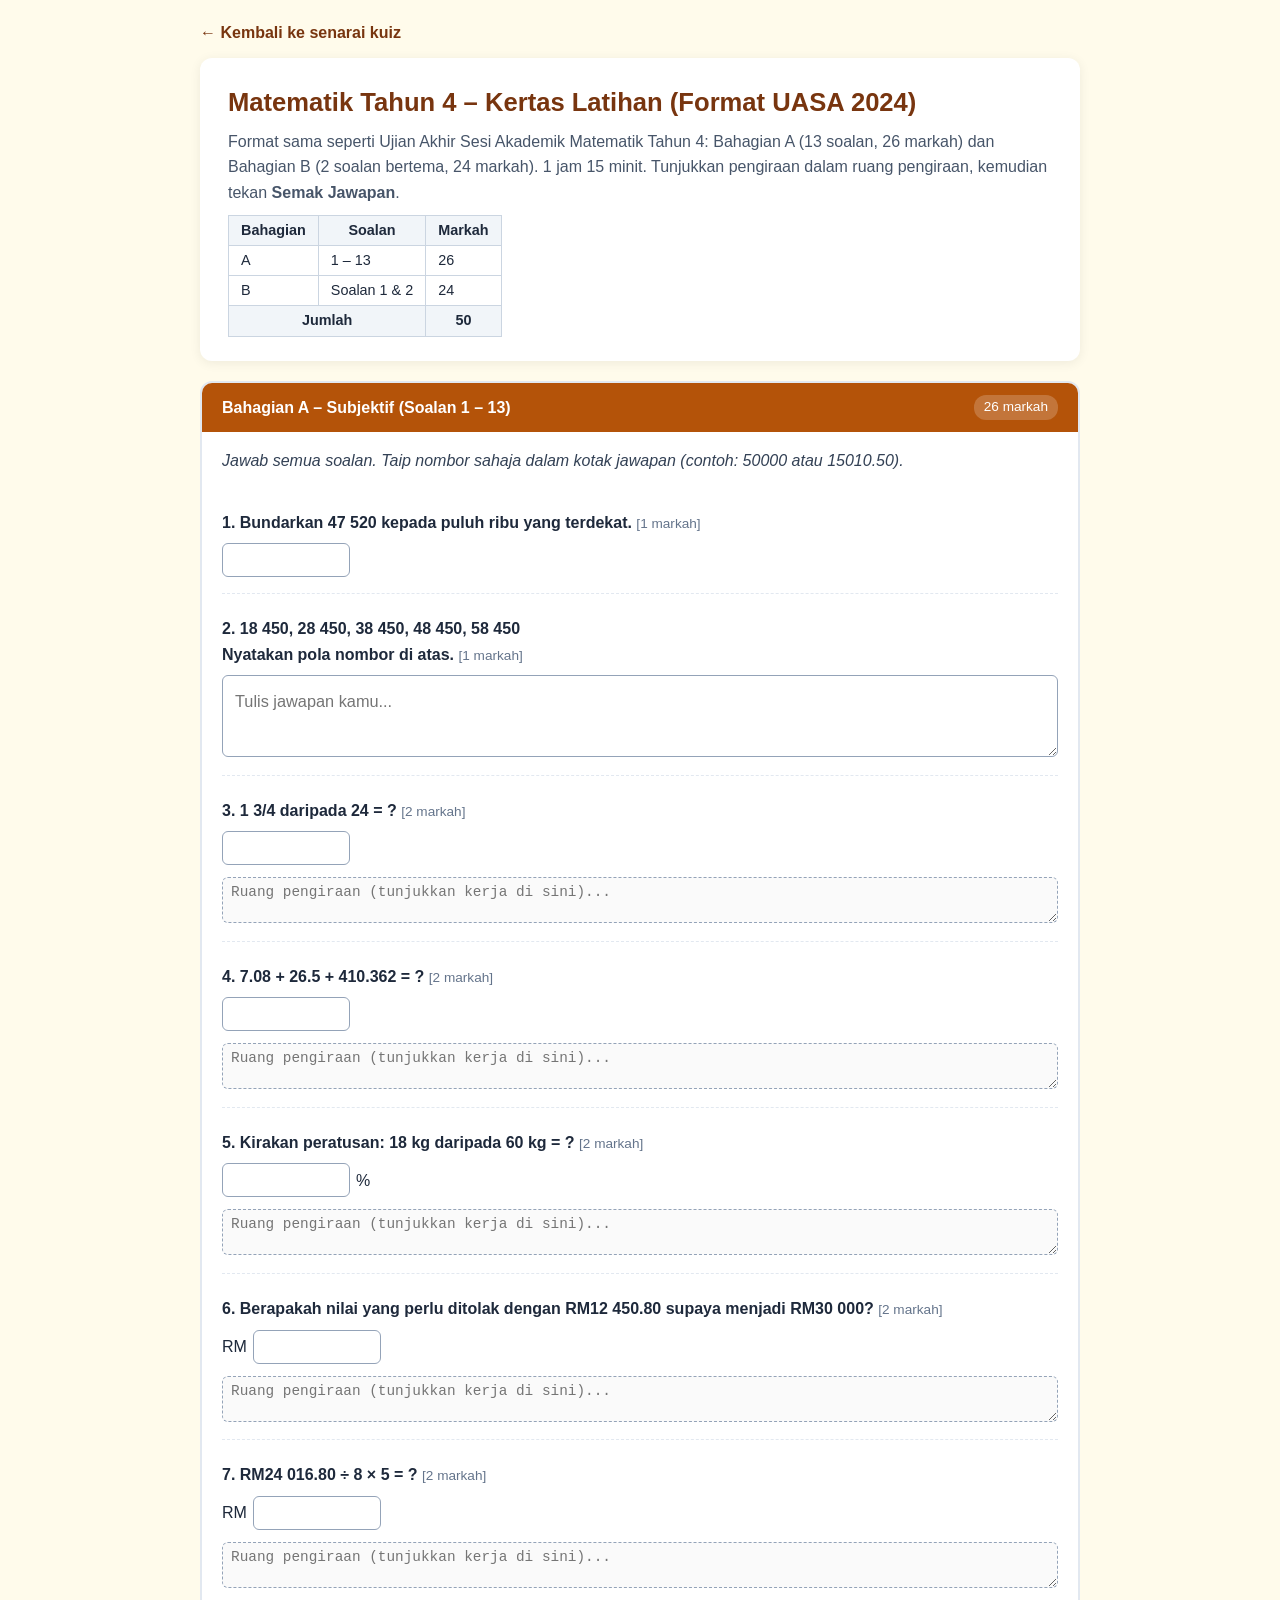
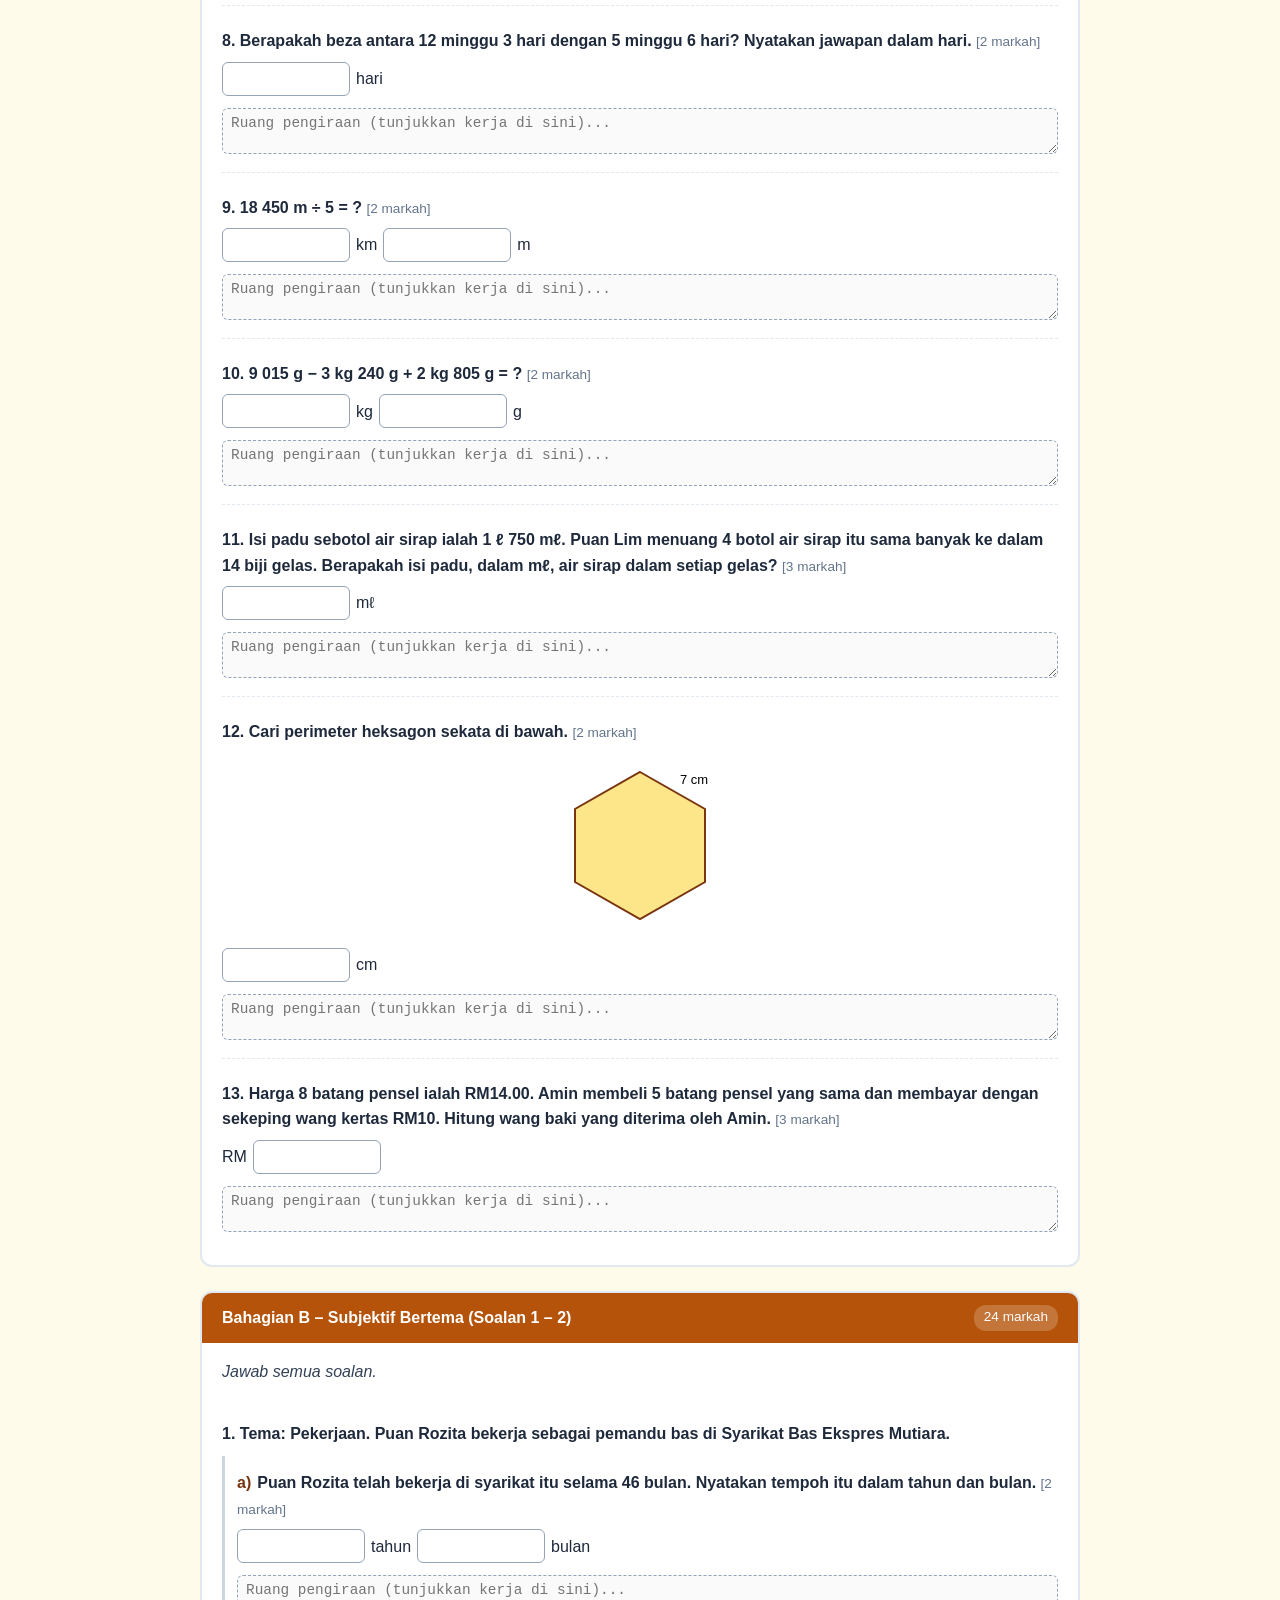
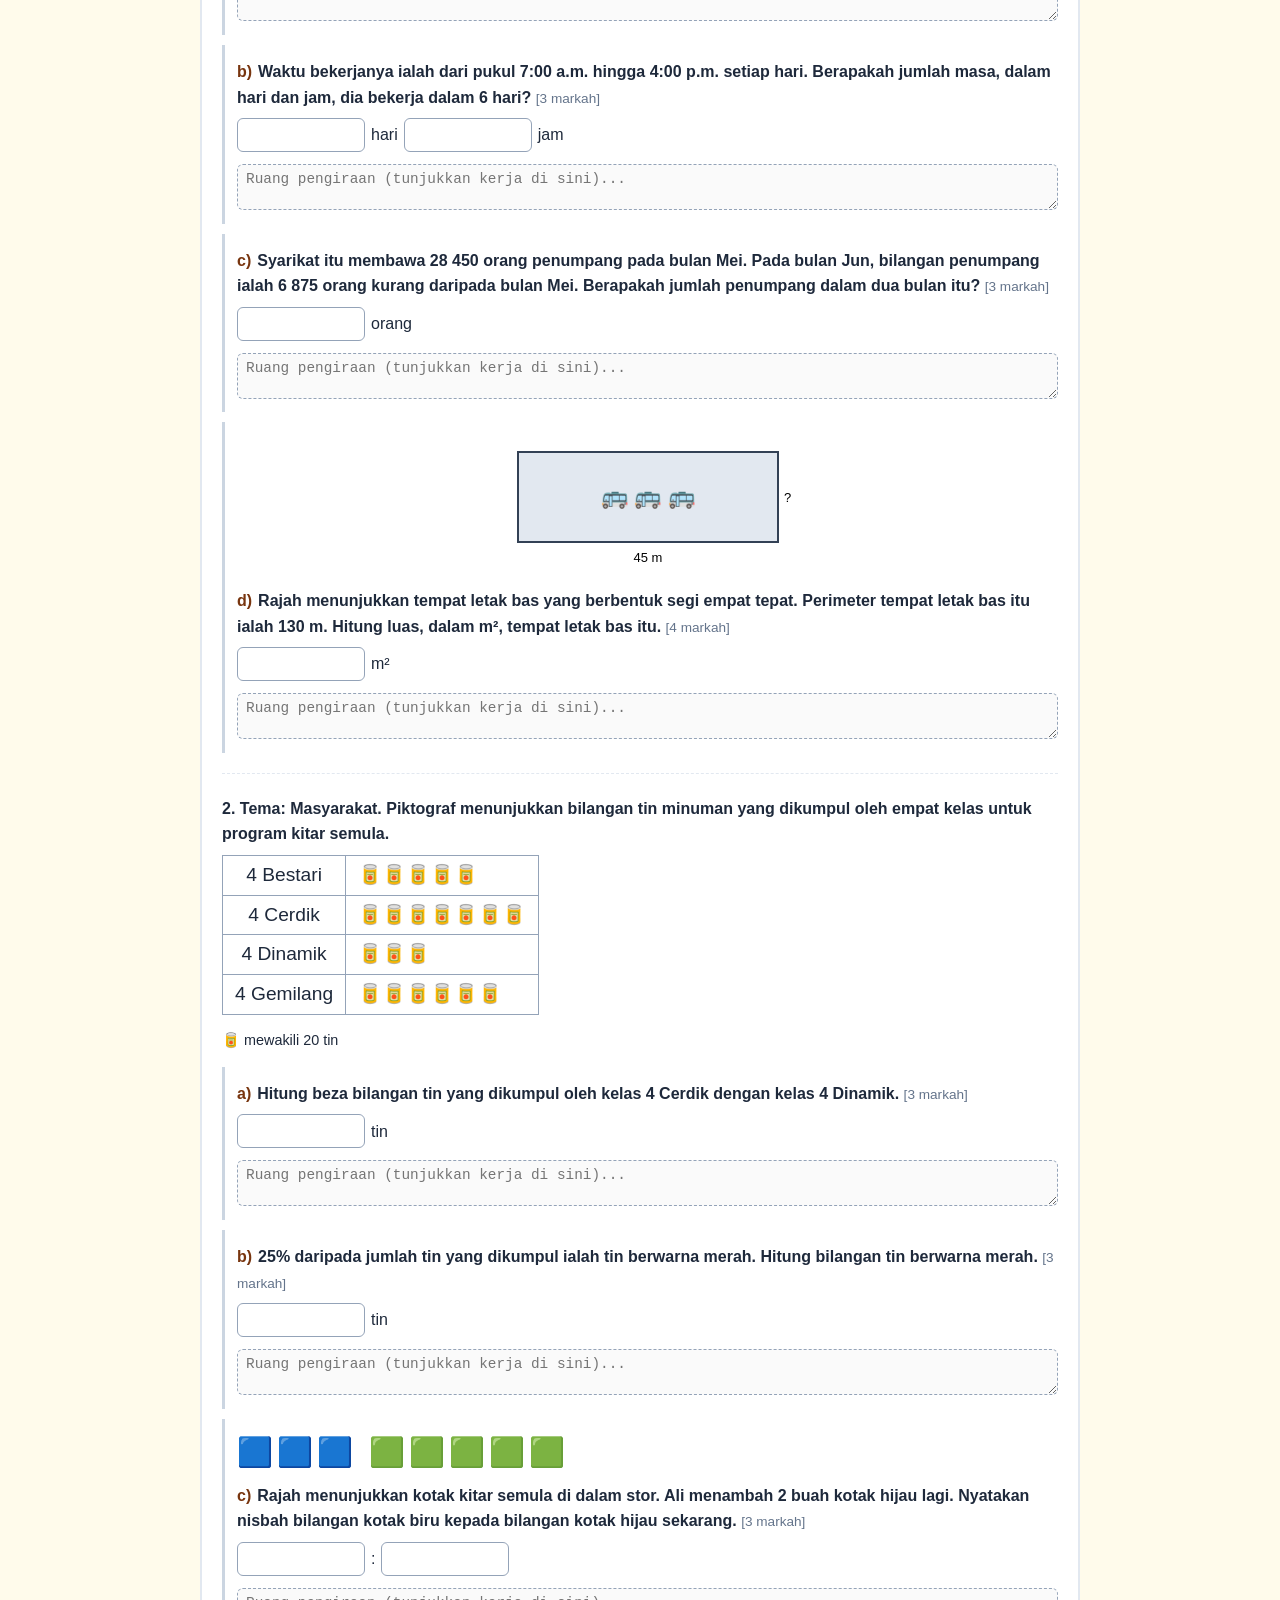
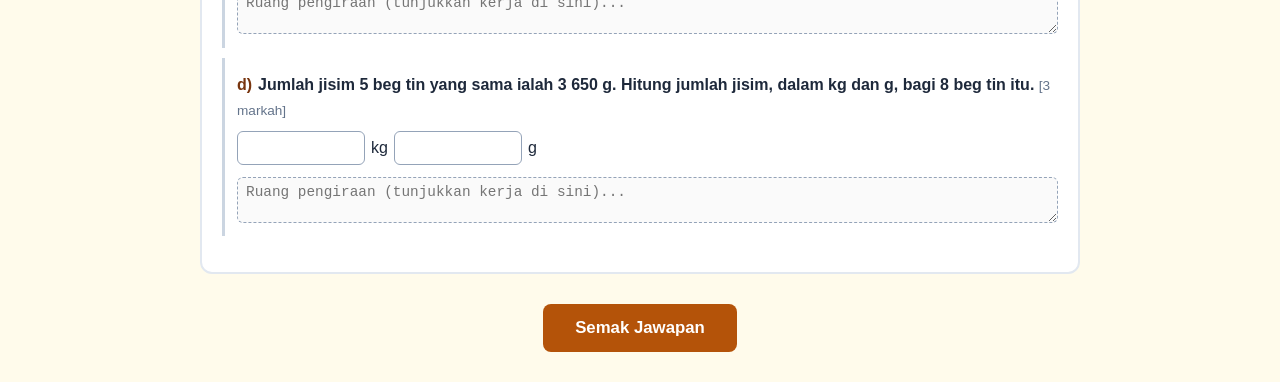
<file: MT_Kertas_UASA.html>
<!DOCTYPE html>
<html lang="ms">
<head>
    <meta charset="UTF-8">
    <meta name="viewport" content="width=device-width, initial-scale=1.0">
    <title>Matematik Tahun 4 – Kertas Latihan UASA</title>
    <link rel="stylesheet" href="kuiz_english.css">
</head>
<body>
<div class="container">
    <a class="back-link" href="index.html">← Kembali ke senarai kuiz</a>
    <div class="page-header">
        <h1>Matematik Tahun 4 – Kertas Latihan (Format UASA 2024)</h1>
        <p class="subtitle">Format sama seperti Ujian Akhir Sesi Akademik Matematik Tahun 4: Bahagian A (13 soalan, 26 markah) dan Bahagian B (2 soalan bertema, 24 markah). 1 jam 15 minit. Tunjukkan pengiraan dalam ruang pengiraan, kemudian tekan <b>Semak Jawapan</b>.</p>
        <table class="marks-table">
            <tr><th>Bahagian</th><th>Soalan</th><th>Markah</th></tr>
            <tr><td>A</td><td>1 – 13</td><td>26</td></tr>
            <tr><td>B</td><td>Soalan 1 &amp; 2</td><td>24</td></tr>
            <tr><th colspan="2">Jumlah</th><th>50</th></tr>
        </table>
    </div>

    <div id="scoreBanner" class="score-banner"></div>
    <div id="paper"></div>

    <button class="action-btn" id="submitBtn">Semak Jawapan</button>
    <button class="reset-btn" id="resetBtn">Mula Semula</button>
</div>

<script>
window.KERTAS = {
  theme: '#b45309', themeDark: '#78350f', themeSoft: '#fffbeb',
  sections: [
    {
      title: 'Bahagian A – Subjektif (Soalan 1 – 13)',
      instr: 'Jawab semua soalan. Taip nombor sahaja dalam kotak jawapan (contoh: 50000 atau 15010.50).',
      items: [
        { n: 1, type: 'num', marks: 1, q: 'Bundarkan <b>47 520</b> kepada puluh ribu yang terdekat.',
          fields: [{ ans: 50000 }], steps: 'Digit ribu ialah 7 (≥ 5), jadi tambah 1 pada digit puluh ribu.\n47 520 → 50 000' },
        { n: 2, type: 'short', marks: 1, q: '18 450, 28 450, 38 450, 48 450, 58 450<br>Nyatakan pola nombor di atas.',
          rubric: [['menaik+10 000', 'menaik+10000', 'menaik+sepuluh ribu', 'tambah+10 000', 'tambah+10000', 'tambah+sepuluh ribu']],
          model: 'Tertib menaik sepuluh ribu-sepuluh ribu (tambah 10 000).' },
        { n: 3, type: 'num', marks: 2, q: '<b>1 3/4</b> daripada 24 = ?',
          fields: [{ ans: 42 }], steps: '1 3/4 = 7/4\n7/4 × 24 = 7 × 6\n= 42' },
        { n: 4, type: 'num', marks: 2, q: '7.08 + 26.5 + 410.362 = ?',
          fields: [{ ans: 443.942 }], steps: '7.08 + 26.5 = 33.58\n33.58 + 410.362 = 443.942' },
        { n: 5, type: 'num', marks: 2, q: 'Kirakan peratusan: <b>18 kg daripada 60 kg</b> = ?',
          fields: [{ suf: '%', ans: 30 }], steps: '18 ÷ 60 = 0.3\n0.3 × 100% = 30%' },
        { n: 6, type: 'num', marks: 2, q: 'Berapakah nilai yang perlu ditolak dengan <b>RM12 450.80</b> supaya menjadi <b>RM30 000</b>?',
          fields: [{ pre: 'RM', ans: 42450.8 }], steps: 'x − RM12 450.80 = RM30 000\nx = RM30 000 + RM12 450.80\nx = RM42 450.80' },
        { n: 7, type: 'num', marks: 2, q: 'RM24 016.80 ÷ 8 × 5 = ?',
          fields: [{ pre: 'RM', ans: 15010.5 }], steps: 'RM24 016.80 ÷ 8 = RM3 002.10\nRM3 002.10 × 5 = RM15 010.50' },
        { n: 8, type: 'num', marks: 2, q: 'Berapakah beza antara <b>12 minggu 3 hari</b> dengan <b>5 minggu 6 hari</b>? Nyatakan jawapan dalam hari.',
          fields: [{ suf: 'hari', ans: 46 }], steps: '12 minggu 3 hari = (12 × 7) + 3 = 87 hari\n5 minggu 6 hari = (5 × 7) + 6 = 41 hari\n87 − 41 = 46 hari' },
        { n: 9, type: 'num', marks: 2, q: '18 450 m ÷ 5 = ?',
          fields: [{ suf: 'km', ans: 3 }, { suf: 'm', ans: 690 }], steps: '18 450 m ÷ 5 = 3 690 m\n3 690 m = 3 km 690 m' },
        { n: 10, type: 'num', marks: 2, q: '9 015 g − 3 kg 240 g + 2 kg 805 g = ?',
          fields: [{ suf: 'kg', ans: 8 }, { suf: 'g', ans: 580 }], steps: '9 015 g − 3 240 g = 5 775 g\n5 775 g + 2 805 g = 8 580 g\n= 8 kg 580 g' },
        { n: 11, type: 'num', marks: 3, q: 'Isi padu sebotol air sirap ialah <b>1 ℓ 750 mℓ</b>. Puan Lim menuang <b>4 botol</b> air sirap itu sama banyak ke dalam <b>14 biji gelas</b>. Berapakah isi padu, dalam mℓ, air sirap dalam setiap gelas?',
          fields: [{ suf: 'mℓ', ans: 500 }], steps: '1 ℓ 750 mℓ = 1 750 mℓ\n1 750 mℓ × 4 = 7 000 mℓ\n7 000 mℓ ÷ 14 = 500 mℓ' },
        { n: 12, type: 'num', marks: 2, q: 'Cari perimeter heksagon sekata di bawah.',
          stim: `<div class="svg-wrap"><svg viewBox="0 0 200 180" width="200" xmlns="http://www.w3.org/2000/svg" font-family="Arial" font-size="13">
            <polygon points="100,20 165,57 165,130 100,167 35,130 35,57" fill="#fde68a" stroke="#78350f" stroke-width="2"/>
            <text x="140" y="32">7 cm</text></svg></div>`,
          fields: [{ suf: 'cm', ans: 42 }], steps: 'Heksagon sekata ada 6 sisi yang sama panjang.\n6 × 7 cm = 42 cm' },
        { n: 13, type: 'num', marks: 3, q: 'Harga <b>8 batang pensel</b> ialah <b>RM14.00</b>. Amin membeli <b>5 batang</b> pensel yang sama dan membayar dengan sekeping wang kertas <b>RM10</b>. Hitung wang baki yang diterima oleh Amin.',
          fields: [{ pre: 'RM', ans: 1.25 }], steps: 'Harga sebatang: RM14.00 ÷ 8 = RM1.75\n5 batang: RM1.75 × 5 = RM8.75\nBaki: RM10.00 − RM8.75 = RM1.25' }
      ]
    },
    {
      title: 'Bahagian B – Subjektif Bertema (Soalan 1 – 2)',
      instr: 'Jawab semua soalan.',
      items: [
        { n: 1, type: 'group', q: '<b>Tema: Pekerjaan.</b> Puan Rozita bekerja sebagai pemandu bas di Syarikat Bas Ekspres Mutiara.',
          sub: [
            { type: 'num', marks: 2, q: 'Puan Rozita telah bekerja di syarikat itu selama <b>46 bulan</b>. Nyatakan tempoh itu dalam tahun dan bulan.',
              fields: [{ suf: 'tahun', ans: 3 }, { suf: 'bulan', ans: 10 }], steps: '46 ÷ 12 = 3 baki 10\n= 3 tahun 10 bulan' },
            { type: 'num', marks: 3, q: 'Waktu bekerjanya ialah dari pukul <b>7:00 a.m.</b> hingga <b>4:00 p.m.</b> setiap hari. Berapakah jumlah masa, dalam hari dan jam, dia bekerja dalam <b>6 hari</b>?',
              fields: [{ suf: 'hari', ans: 2 }, { suf: 'jam', ans: 6 }], steps: '7:00 a.m. = jam 0700, 4:00 p.m. = jam 1600\nSehari: 1600 − 0700 = 9 jam\n6 hari: 9 × 6 = 54 jam\n54 jam = 2 hari 6 jam' },
            { type: 'num', marks: 3, q: 'Syarikat itu membawa <b>28 450</b> orang penumpang pada bulan Mei. Pada bulan Jun, bilangan penumpang ialah <b>6 875</b> orang kurang daripada bulan Mei. Berapakah jumlah penumpang dalam dua bulan itu?',
              fields: [{ suf: 'orang', ans: 50025 }], steps: 'Jun: 28 450 − 6 875 = 21 575 orang\nJumlah: 28 450 + 21 575 = 50 025 orang' },
            { type: 'num', marks: 4, q: 'Rajah menunjukkan tempat letak bas yang berbentuk segi empat tepat. Perimeter tempat letak bas itu ialah <b>130 m</b>. Hitung luas, dalam m², tempat letak bas itu.',
              stim: `<div class="svg-wrap"><svg viewBox="0 0 320 140" width="320" xmlns="http://www.w3.org/2000/svg" font-family="Arial" font-size="13">
                <rect x="30" y="20" width="260" height="90" fill="#e2e8f0" stroke="#334155" stroke-width="2"/><text x="160" y="72" text-anchor="middle" font-size="22">🚌 🚌 🚌</text>
                <text x="160" y="130" text-anchor="middle">45 m</text><text x="296" y="70">?</text></svg></div>`,
              fields: [{ suf: 'm²', ans: 900 }], steps: 'Lebar: 130 m − 45 m − 45 m = 40 m\n40 m ÷ 2 = 20 m\nLuas: 45 m × 20 m = 900 m²' }
          ] },
        { n: 2, type: 'group', q: '<b>Tema: Masyarakat.</b> Piktograf menunjukkan bilangan tin minuman yang dikumpul oleh empat kelas untuk program kitar semula.',
          stim: `<table class="stim-table" style="font-size:1.2em"><tr><td>4 Bestari</td><td style="text-align:left">🥫🥫🥫🥫🥫</td></tr><tr><td>4 Cerdik</td><td style="text-align:left">🥫🥫🥫🥫🥫🥫🥫</td></tr>
            <tr><td>4 Dinamik</td><td style="text-align:left">🥫🥫🥫</td></tr><tr><td>4 Gemilang</td><td style="text-align:left">🥫🥫🥫🥫🥫🥫</td></tr></table>
            <p style="font-size:0.9em">🥫 mewakili 20 tin</p>`,
          sub: [
            { type: 'num', marks: 3, q: 'Hitung beza bilangan tin yang dikumpul oleh kelas 4 Cerdik dengan kelas 4 Dinamik.',
              fields: [{ suf: 'tin', ans: 80 }], steps: '4 Cerdik: 7 × 20 = 140\n4 Dinamik: 3 × 20 = 60\nBeza: 140 − 60 = 80 tin' },
            { type: 'num', marks: 3, q: '<b>25%</b> daripada jumlah tin yang dikumpul ialah tin berwarna merah. Hitung bilangan tin berwarna merah.',
              fields: [{ suf: 'tin', ans: 105 }], steps: 'Jumlah ikon: 5 + 7 + 3 + 6 = 21\nJumlah tin: 21 × 20 = 420\n25/100 × 420 = 105 tin' },
            { type: 'num', marks: 3, q: 'Rajah menunjukkan kotak kitar semula di dalam stor. Ali menambah <b>2 buah kotak hijau</b> lagi. Nyatakan nisbah bilangan kotak biru kepada bilangan kotak hijau sekarang.',
              stim: '<div style="font-size:1.8em;letter-spacing:4px">🟦🟦🟦 🟩🟩🟩🟩🟩</div>',
              fields: [{ ans: 3 }, { pre: ':', ans: 7 }], steps: 'Kotak biru = 3\nKotak hijau = 5 + 2 = 7\nNisbah biru : hijau = 3 : 7' },
            { type: 'num', marks: 3, q: 'Jumlah jisim <b>5 beg</b> tin yang sama ialah <b>3 650 g</b>. Hitung jumlah jisim, dalam kg dan g, bagi <b>8 beg</b> tin itu.',
              fields: [{ suf: 'kg', ans: 5 }, { suf: 'g', ans: 840 }], steps: 'Sebuah beg: 3 650 g ÷ 5 = 730 g\n8 beg: 730 g × 8 = 5 840 g\n= 5 kg 840 g' }
          ] }
      ]
    }
  ]
};
</script>
<script src="kuiz_kertas.js"></script>
</body>
</html>
</file>
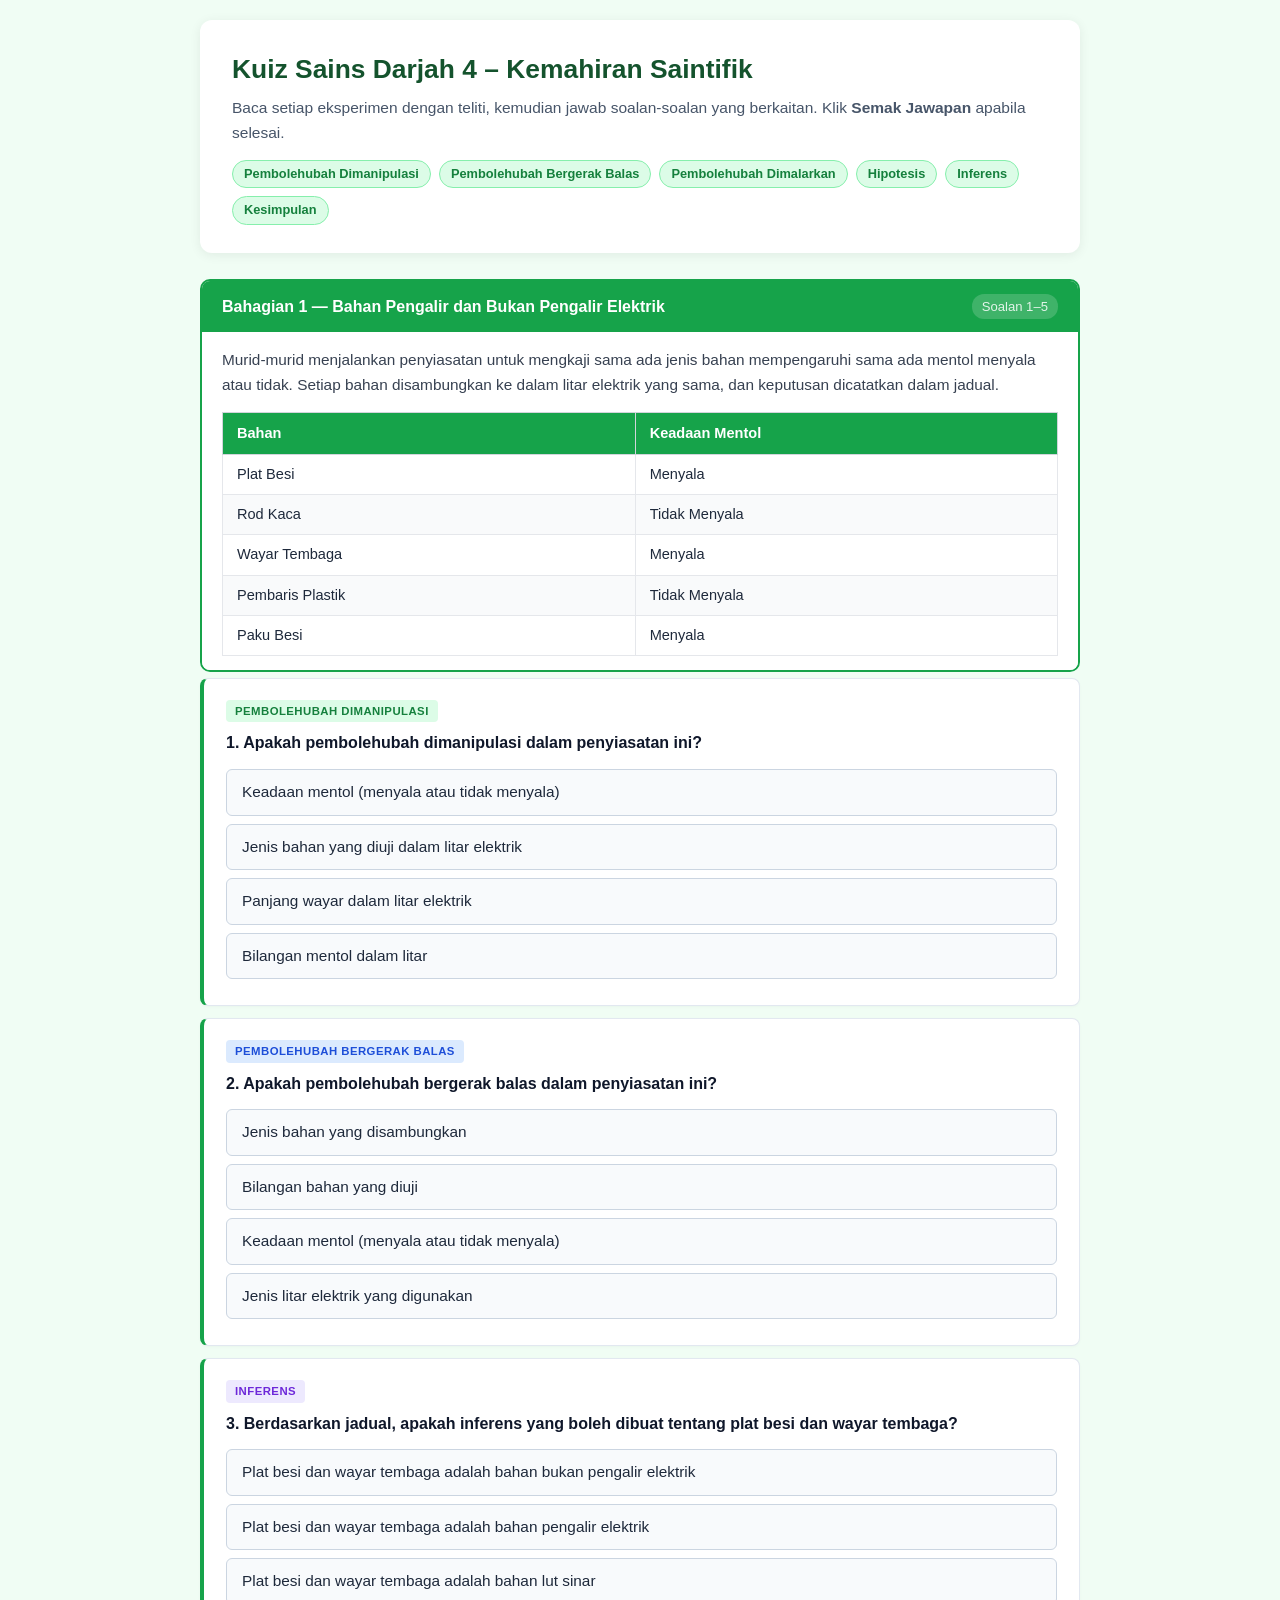
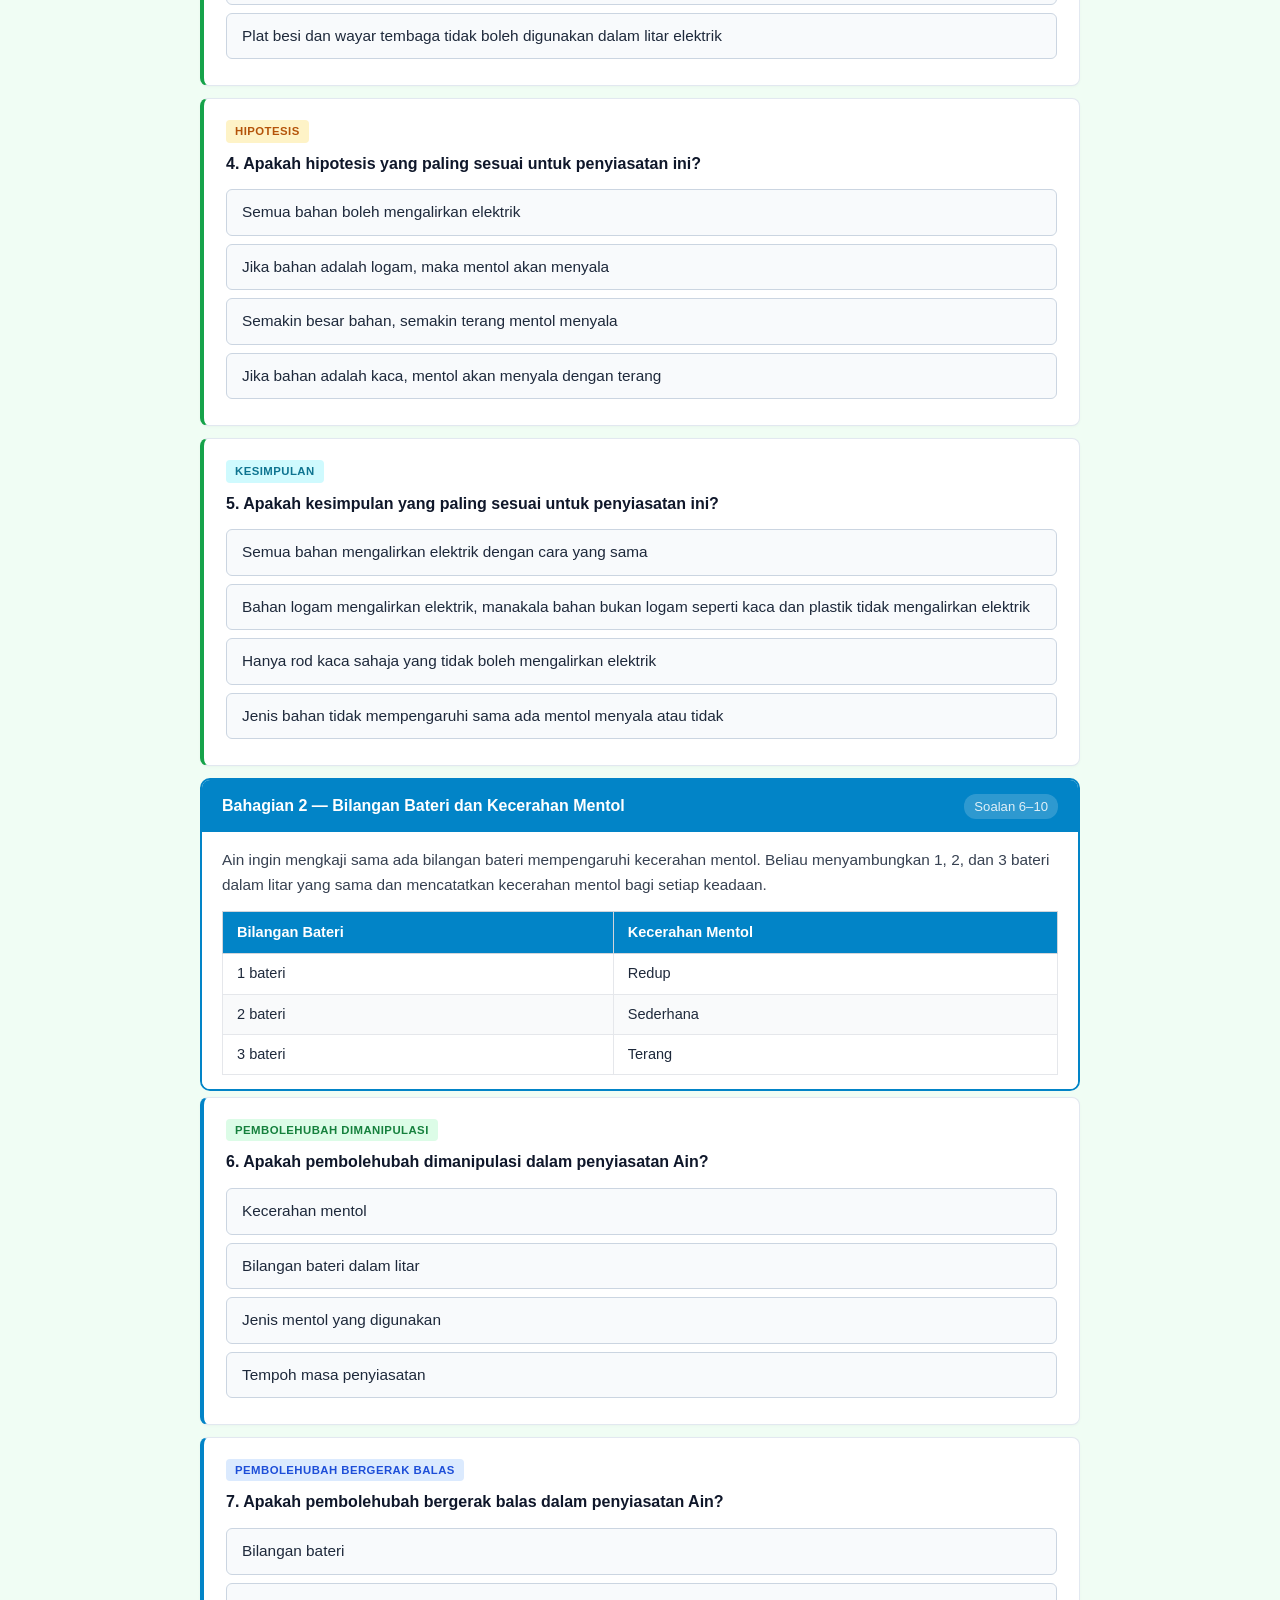
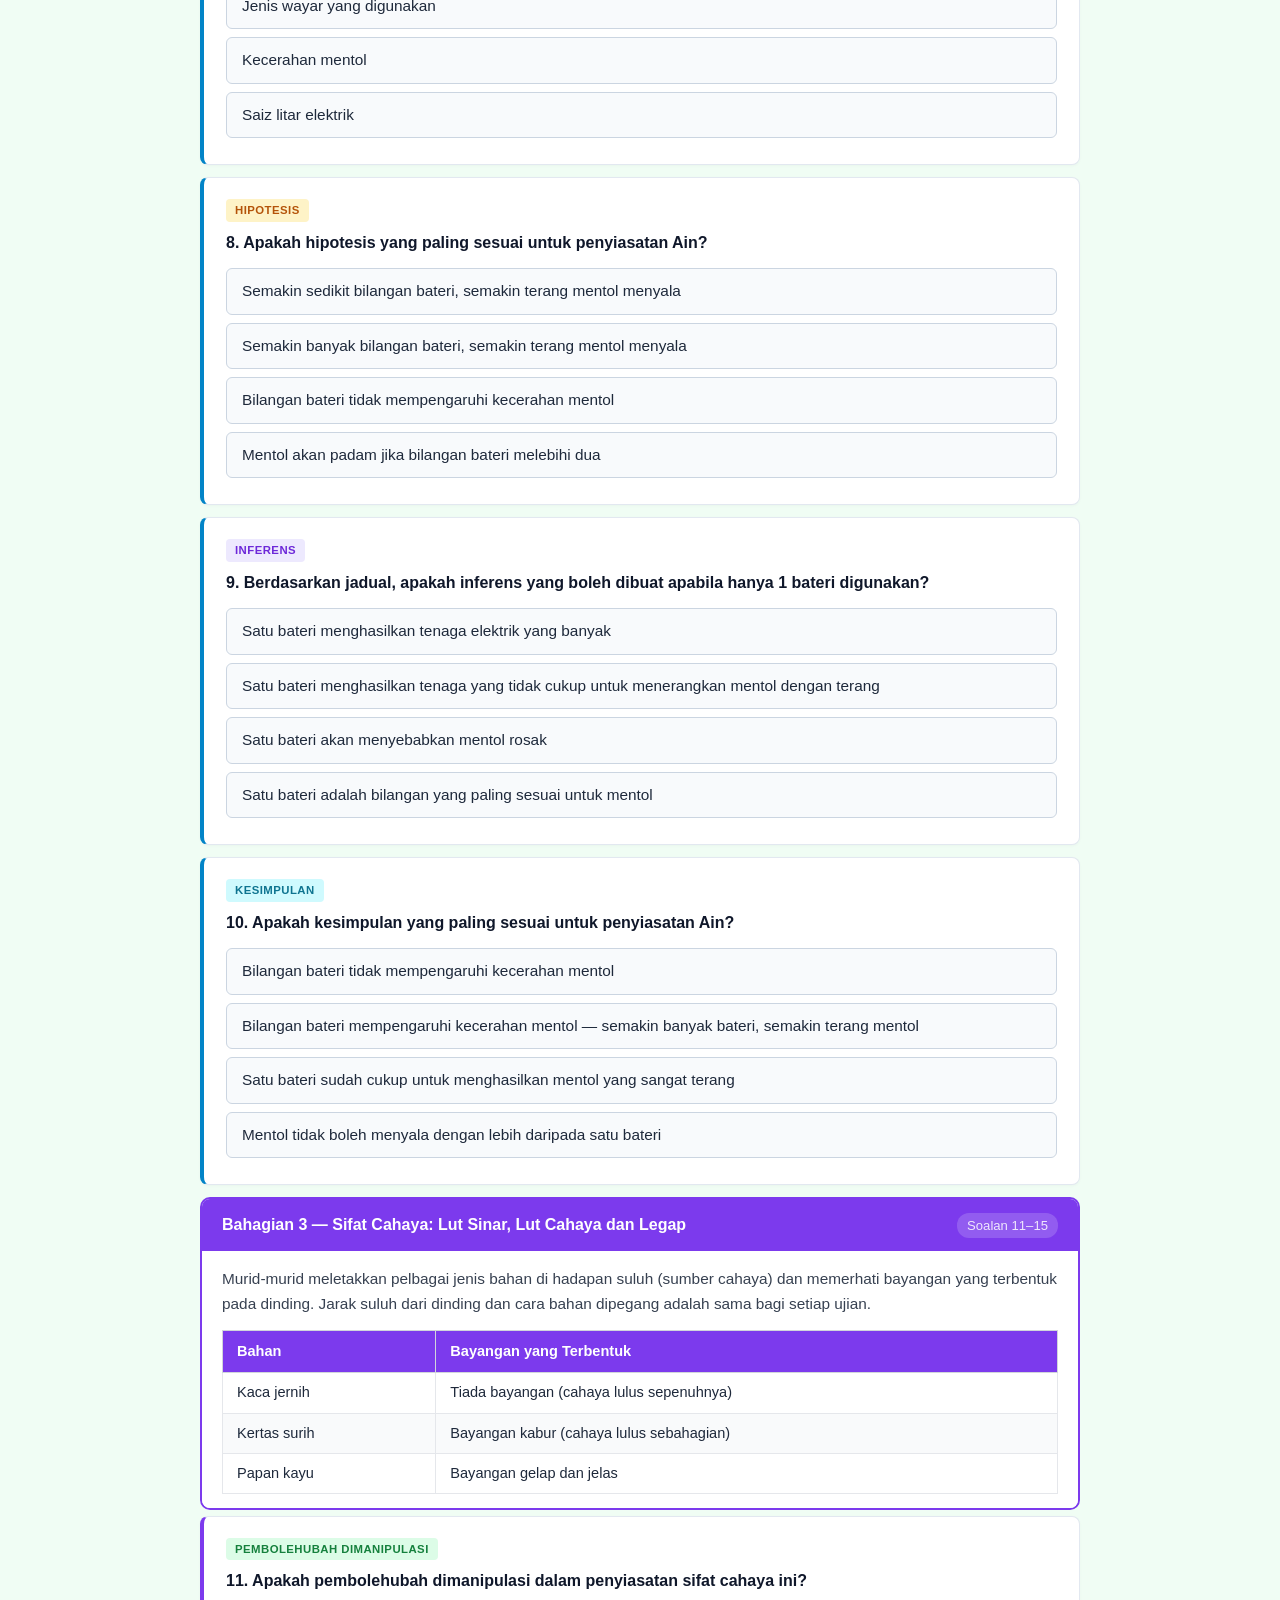
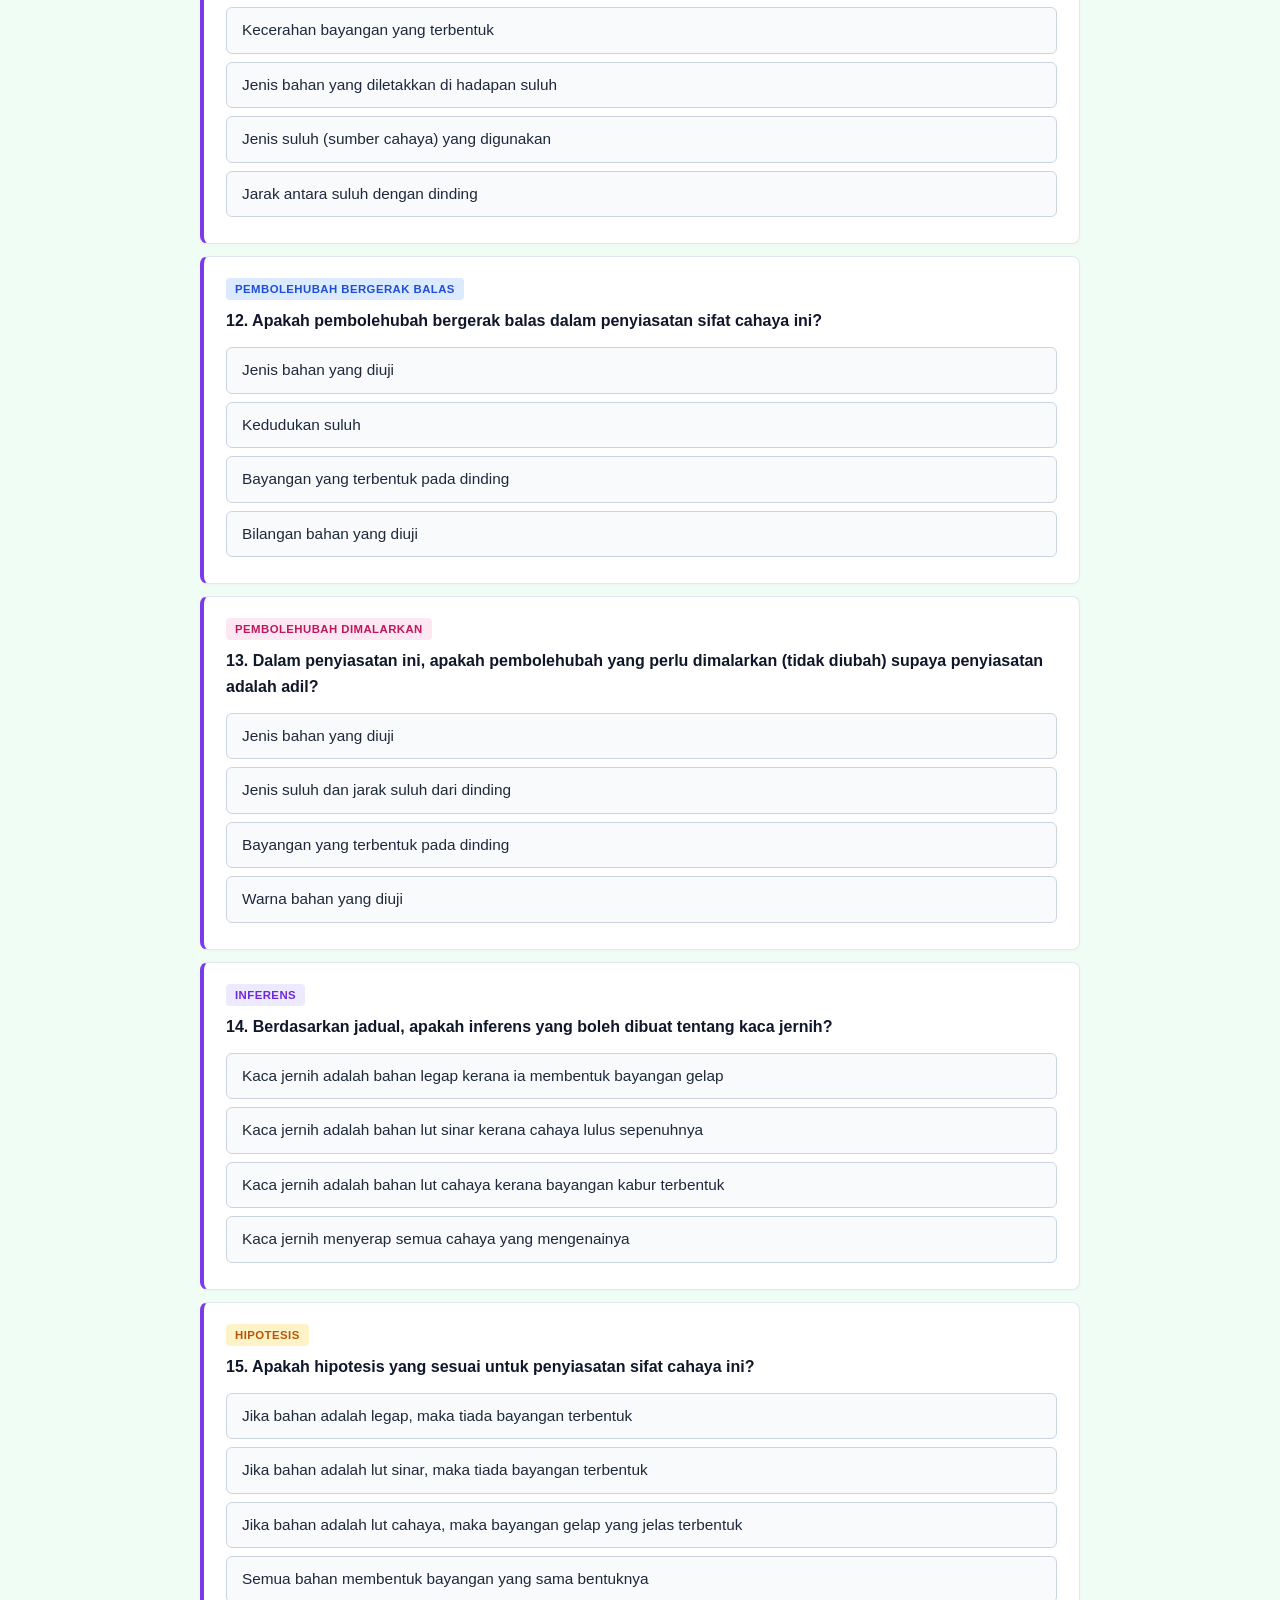
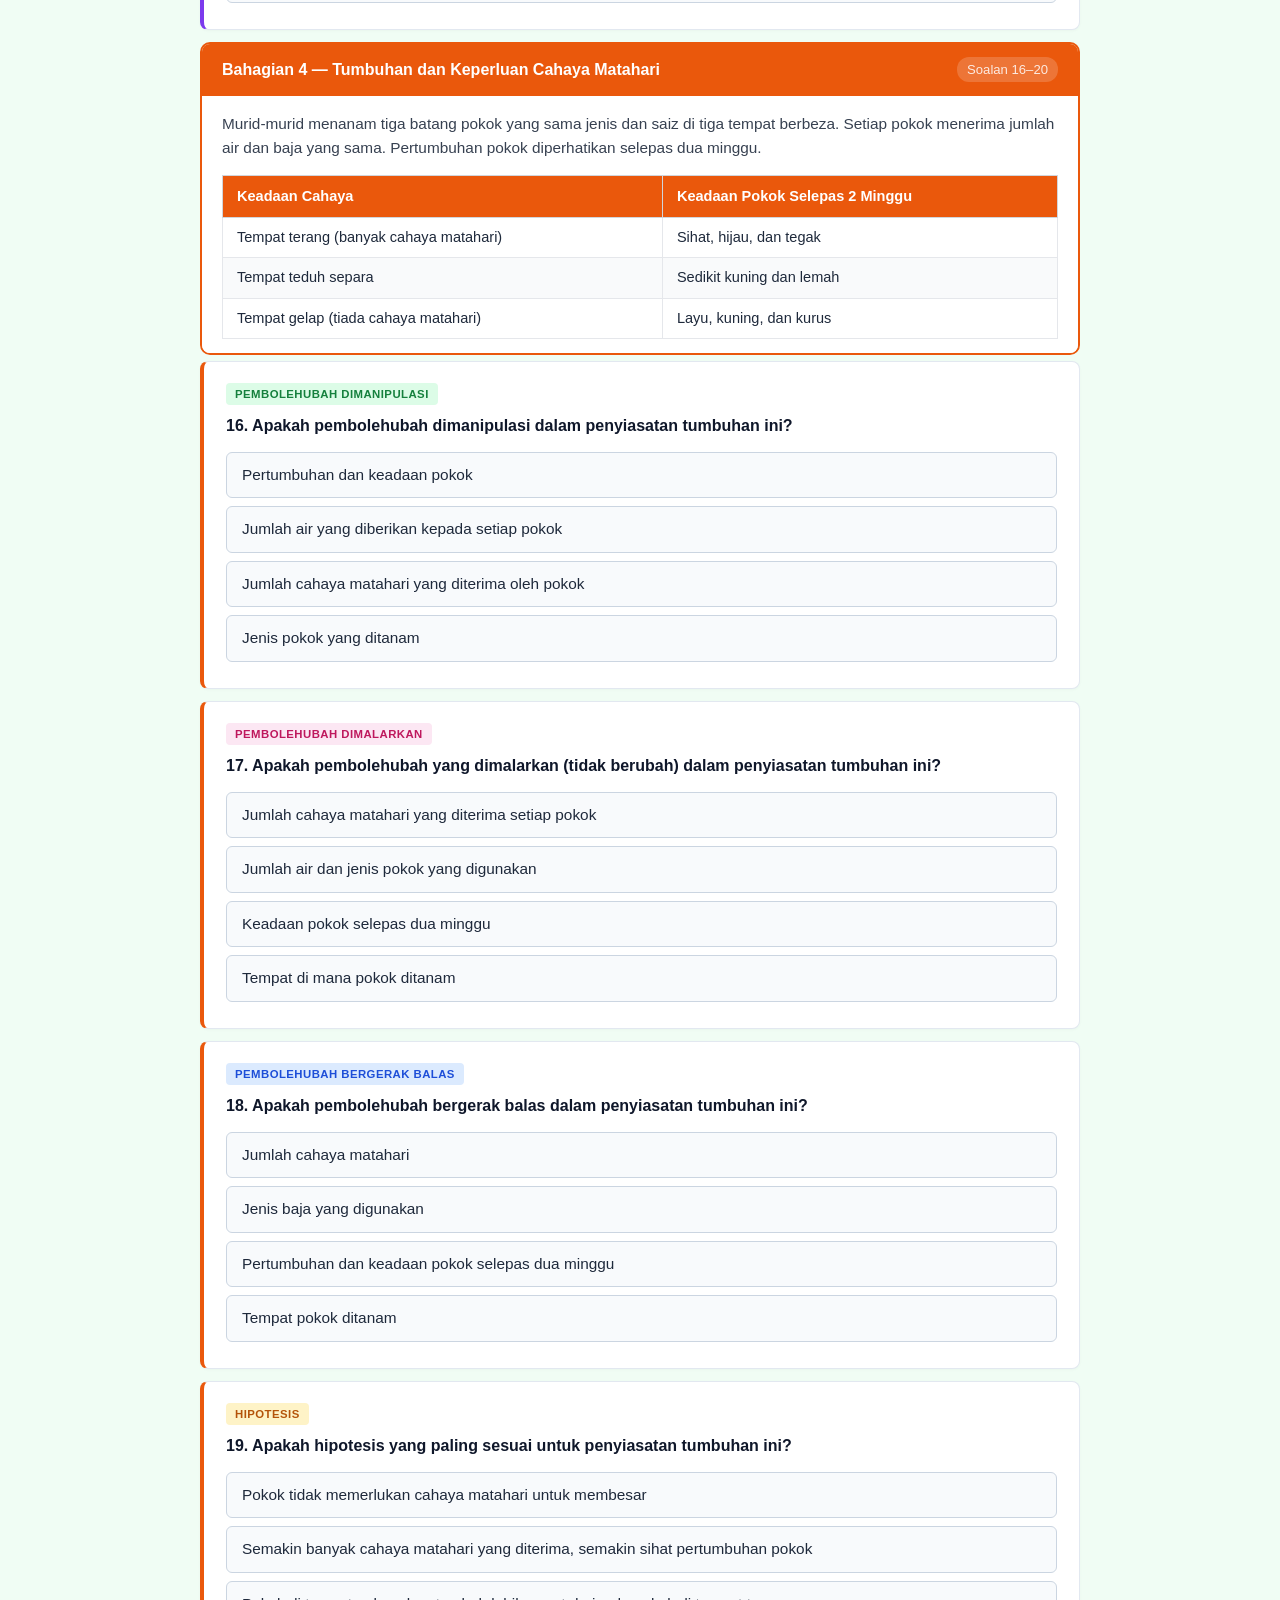
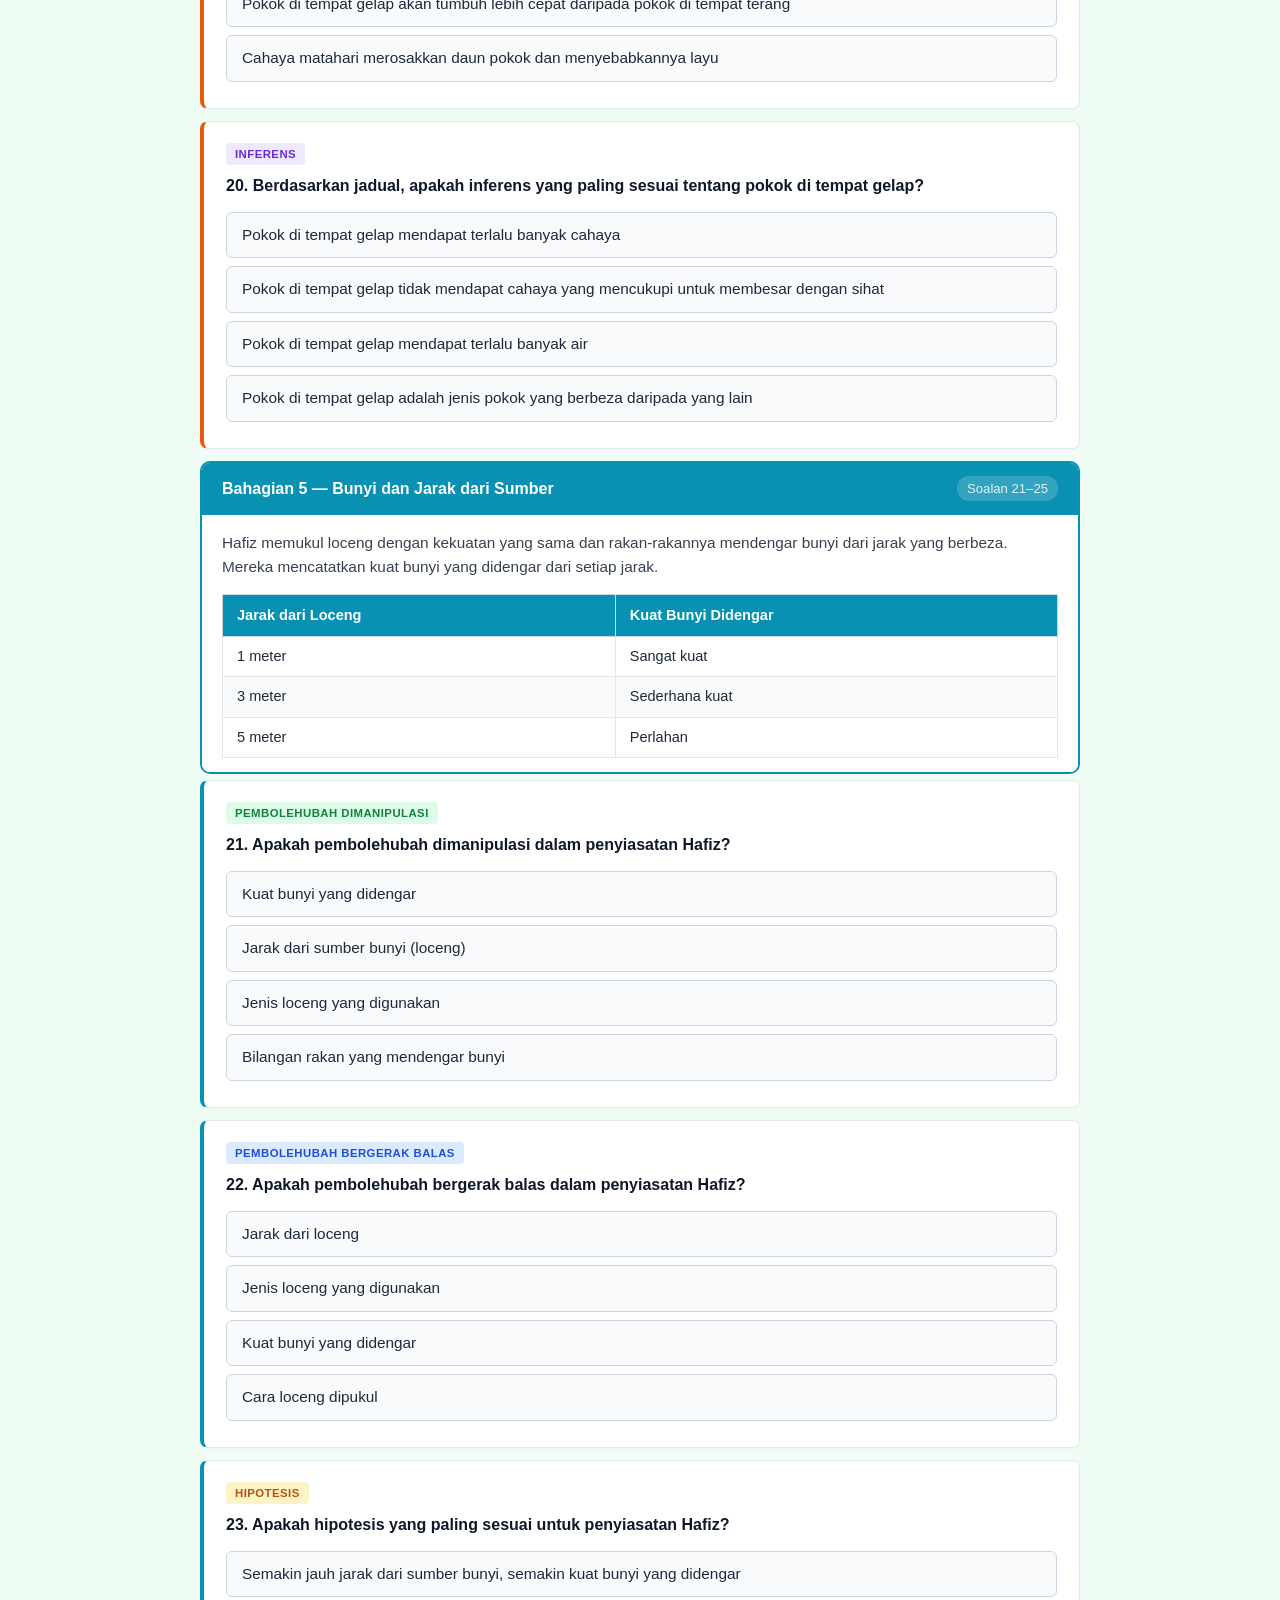
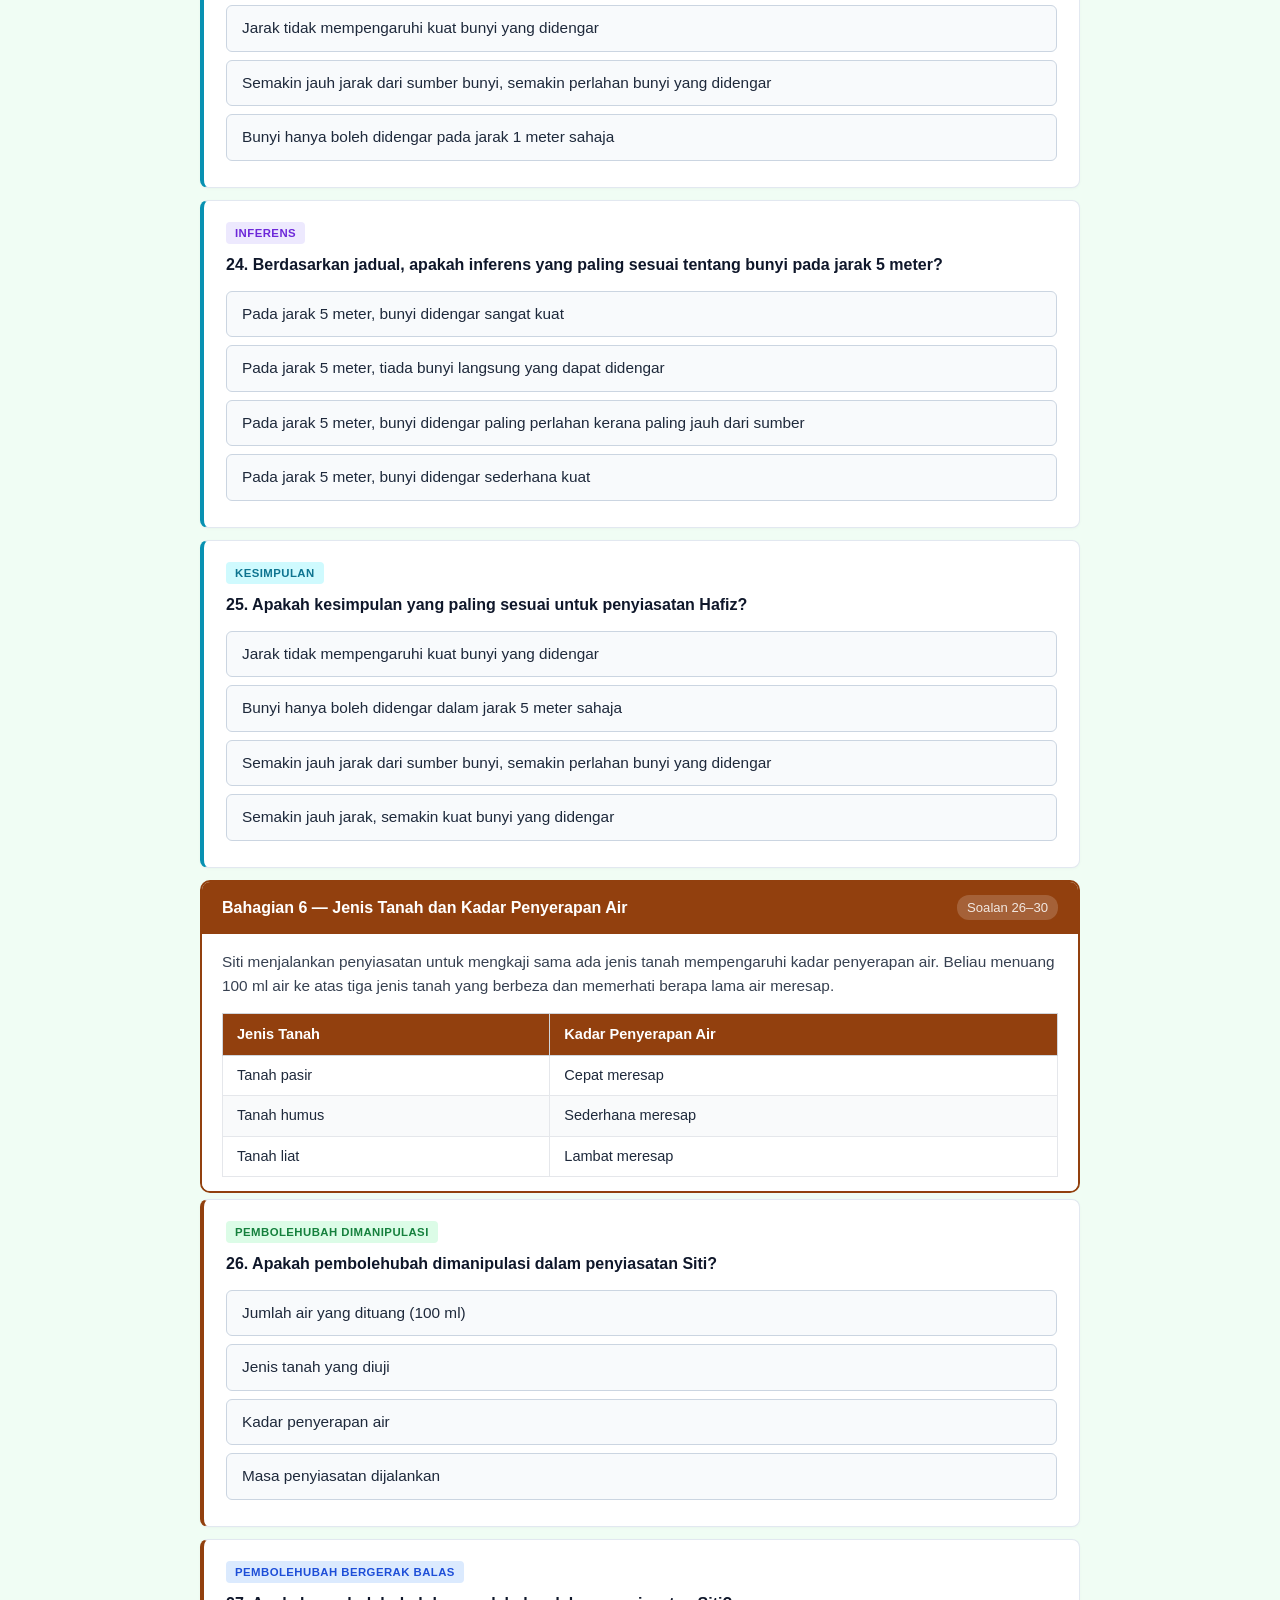
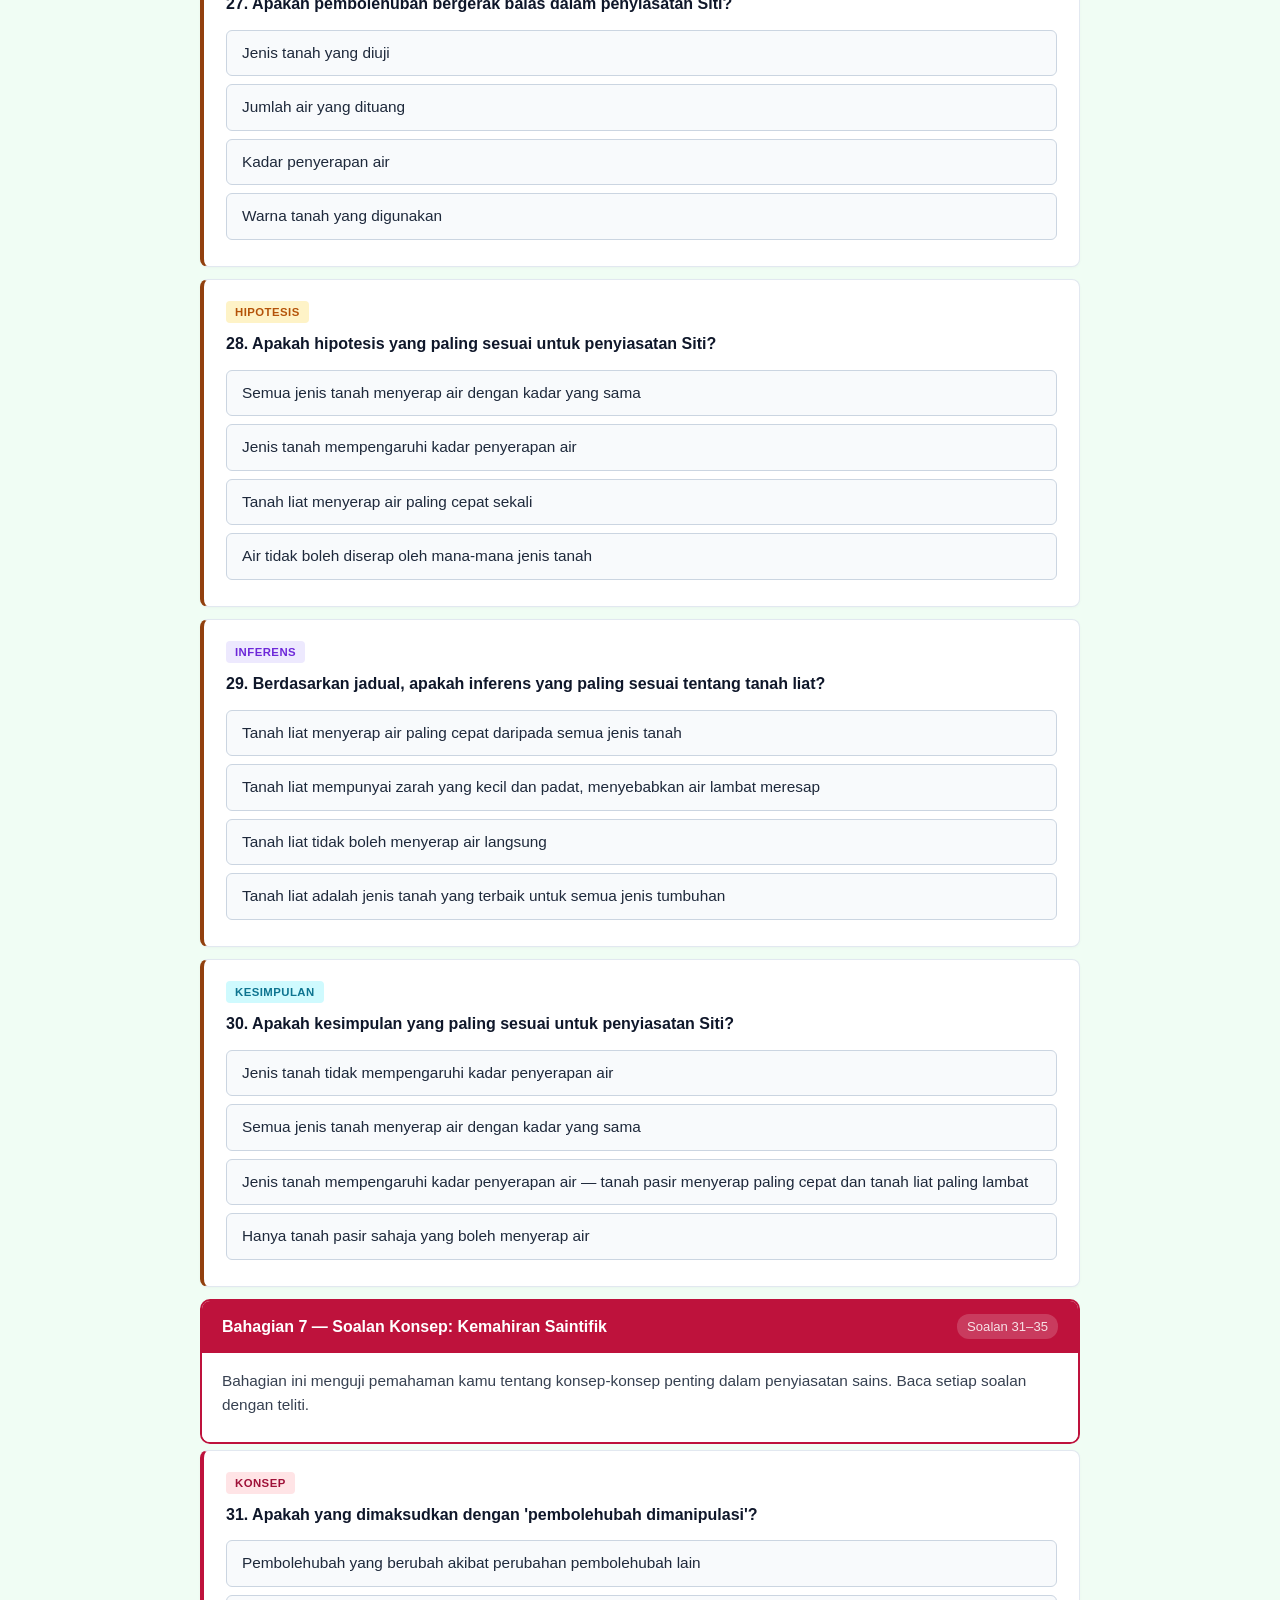
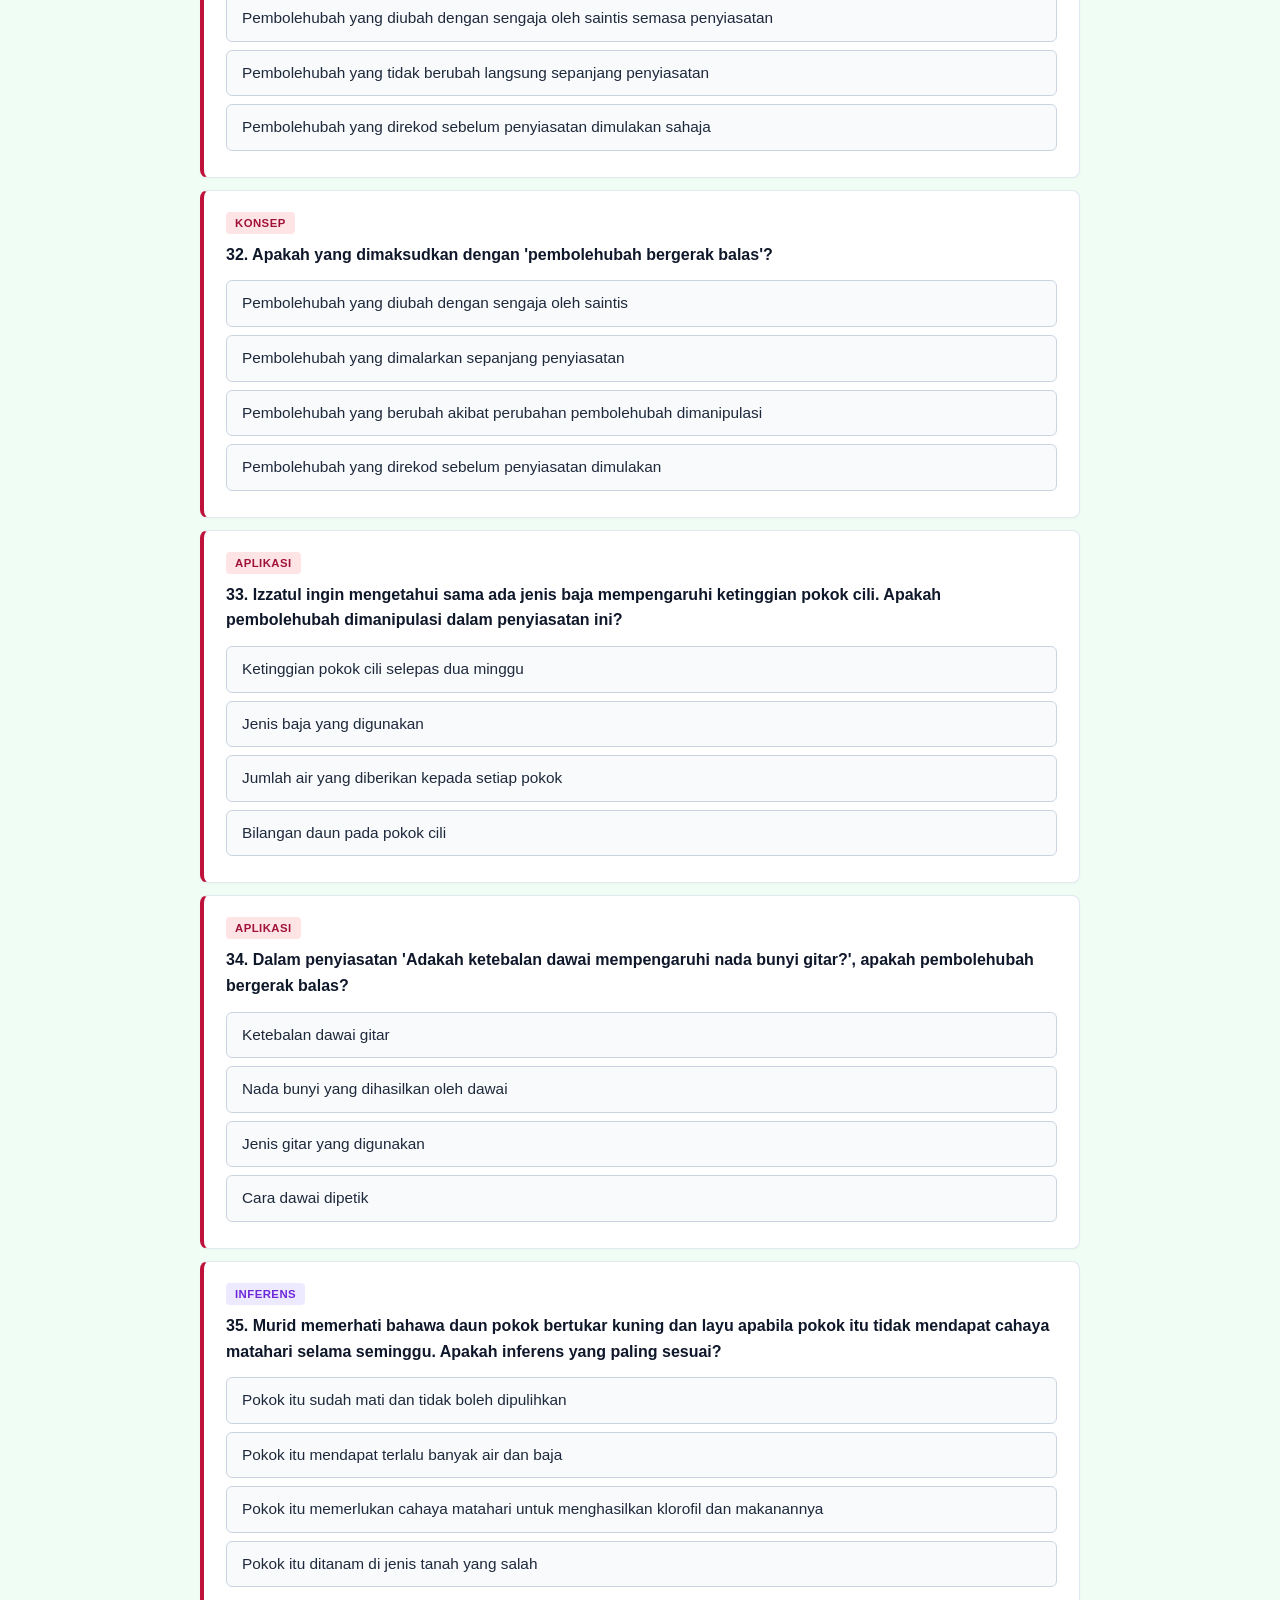
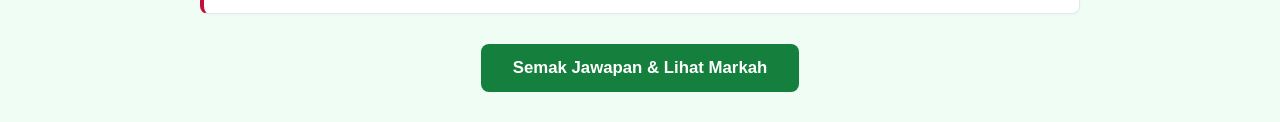
<file: Sains_Darjah4_Quiz.html>
<!DOCTYPE html>
<html lang="ms">
<head>
    <meta charset="UTF-8">
    <meta name="viewport" content="width=device-width, initial-scale=1.0">
    <title>Kuiz Sains Darjah 4 – Kemahiran Saintifik</title>
    <style>
        body {
            font-family: -apple-system, BlinkMacSystemFont, "Segoe UI", Roboto, Arial, sans-serif;
            background-color: #f0fdf4;
            color: #1e293b;
            line-height: 1.6;
            margin: 0;
            padding: 20px;
        }
        .container { max-width: 880px; margin: 0 auto; }
        .page-header {
            background: white;
            padding: 28px 32px;
            border-radius: 12px;
            box-shadow: 0 2px 12px rgba(0,0,0,0.07);
            margin-bottom: 26px;
        }
        h1 { color: #14532d; margin: 0 0 6px 0; font-size: 1.65em; }
        .subtitle { color: #475569; margin: 0 0 14px 0; font-size: 0.97em; }
        .concept-badges { display: flex; flex-wrap: wrap; gap: 8px; }
        .badge {
            background: #dcfce7; color: #15803d; padding: 3px 11px;
            border-radius: 20px; font-size: 0.8em; font-weight: 600;
            border: 1px solid #86efac;
        }
        .score-banner {
            display: none;
            background: #ecfdf5; border: 2px solid #10b981; border-radius: 10px;
            padding: 22px; text-align: center; margin-bottom: 26px;
            font-size: 1.2em; font-weight: bold; color: #065f46;
        }
        .experiment-block {
            border-radius: 10px; margin-bottom: 6px;
            overflow: hidden; border: 2px solid #e2e8f0;
        }
        .experiment-header {
            padding: 13px 20px; color: white; font-weight: 700;
            font-size: 1em; display: flex; justify-content: space-between; align-items: center;
        }
        .q-range {
            font-size: 0.82em; font-weight: 500; opacity: 0.88;
            background: rgba(255,255,255,0.2); padding: 2px 10px; border-radius: 12px;
            white-space: nowrap; margin-left: 12px;
        }
        .experiment-body { background: white; padding: 16px 20px 10px 20px; }
        .scenario-text { color: #374151; margin: 0 0 14px 0; font-size: 0.96em; }
        .data-table { width: 100%; border-collapse: collapse; font-size: 0.91em; margin-bottom: 4px; }
        .data-table th { padding: 9px 14px; text-align: left; font-weight: 700; border: 1px solid #d1d5db; color: white; }
        .data-table td { padding: 8px 14px; border: 1px solid #e5e7eb; }
        .data-table tr:nth-child(even) td { background: #f9fafb; }
        .question-card {
            background: white; border: 1px solid #e2e8f0; border-radius: 8px;
            padding: 18px 22px; margin-bottom: 12px;
            box-shadow: 0 1px 3px rgba(0,0,0,0.03);
            border-left-width: 4px;
        }
        .question-tag {
            display: inline-block; font-size: 0.71em; font-weight: 700;
            padding: 2px 9px; border-radius: 4px; margin-bottom: 8px;
            text-transform: uppercase; letter-spacing: 0.04em;
        }
        .question-text { font-weight: 600; font-size: 1em; color: #0f172a; margin-bottom: 13px; }
        .options-list { list-style: none; padding: 0; margin: 0; }
        .option-item {
            padding: 10px 15px; border: 1px solid #cbd5e1; border-radius: 6px;
            margin-bottom: 8px; cursor: pointer; transition: all 0.15s ease;
            background: #f8fafc; font-size: 0.96em;
        }
        .option-item:hover { background: #f1f5f9; border-color: #94a3b8; }
        .option-item.selected { background: #2563eb; color: white; border-color: #1d4ed8; font-weight: 500; }
        .rationale {
            margin-top: 11px; padding: 11px 15px; border-radius: 6px;
            display: none; font-size: 0.91em; line-height: 1.5;
        }
        .correct-fb { background: #d1fae5; border: 1px solid #10b981; color: #065f46; }
        .incorrect-fb { background: #fee2e2; border: 1px solid #ef4444; color: #991b1b; }
        .action-btn {
            background-color: #15803d; color: white; border: none;
            padding: 14px 32px; font-size: 1.05em; font-weight: 700;
            border-radius: 8px; cursor: pointer; transition: background 0.2s;
            display: block; margin: 30px auto 10px auto;
        }
        .action-btn:hover { background-color: #166534; }
        .reset-btn {
            background: white; color: #15803d; border: 2px solid #15803d;
            padding: 10px 24px; font-size: 0.97em; font-weight: 600;
            border-radius: 8px; cursor: pointer; transition: all 0.2s;
            display: none; margin: 0 auto 30px auto;
        }
        .reset-btn:hover { background: #f0fdf4; }
        @media (max-width: 600px) {
            body { padding: 10px; }
            .page-header { padding: 18px; }
            h1 { font-size: 1.3em; }
            .experiment-header { flex-direction: column; align-items: flex-start; gap: 6px; }
        }
    </style>
</head>
<body>
<div class="container">
    <div class="page-header">
        <h1>Kuiz Sains Darjah 4 – Kemahiran Saintifik</h1>
        <p class="subtitle">Baca setiap eksperimen dengan teliti, kemudian jawab soalan-soalan yang berkaitan. Klik <strong>Semak Jawapan</strong> apabila selesai.</p>
        <div class="concept-badges">
            <span class="badge">Pembolehubah Dimanipulasi</span>
            <span class="badge">Pembolehubah Bergerak Balas</span>
            <span class="badge">Pembolehubah Dimalarkan</span>
            <span class="badge">Hipotesis</span>
            <span class="badge">Inferens</span>
            <span class="badge">Kesimpulan</span>
        </div>
    </div>

    <div id="scoreBanner" class="score-banner"></div>
    <div id="quizContainer"></div>

    <button class="action-btn" id="submitBtn" onclick="gradeQuiz()">Semak Jawapan &amp; Lihat Markah</button>
    <button class="reset-btn" id="resetBtn" onclick="resetQuiz()">Cuba Semula</button>
</div>

<script>
const sections = [
  {
    id: 1,
    color: "#16a34a",
    title: "Bahagian 1 — Bahan Pengalir dan Bukan Pengalir Elektrik",
    scenario: "Murid-murid menjalankan penyiasatan untuk mengkaji sama ada jenis bahan mempengaruhi sama ada mentol menyala atau tidak. Setiap bahan disambungkan ke dalam litar elektrik yang sama, dan keputusan dicatatkan dalam jadual.",
    tableHeaders: ["Bahan", "Keadaan Mentol"],
    tableRows: [
      ["Plat Besi", "Menyala"],
      ["Rod Kaca", "Tidak Menyala"],
      ["Wayar Tembaga", "Menyala"],
      ["Pembaris Plastik", "Tidak Menyala"],
      ["Paku Besi", "Menyala"]
    ],
    questions: [
      {
        tag: "Pembolehubah Dimanipulasi", tagColor: "#15803d", tagBg: "#dcfce7",
        question: "Apakah pembolehubah dimanipulasi dalam penyiasatan ini?",
        options: [
          { text: "Keadaan mentol (menyala atau tidak menyala)", correct: false, rationale: "Ini adalah pembolehubah bergerak balas — ia berubah kerana perubahan jenis bahan yang diuji." },
          { text: "Jenis bahan yang diuji dalam litar elektrik", correct: true, rationale: "Betul! Pembolehubah dimanipulasi adalah perkara yang kita ubah dengan sengaja, iaitu jenis bahan yang disambungkan dalam litar." },
          { text: "Panjang wayar dalam litar elektrik", correct: false, rationale: "Panjang wayar tidak diubah dalam penyiasatan ini — ia adalah pembolehubah yang dimalarkan." },
          { text: "Bilangan mentol dalam litar", correct: false, rationale: "Bilangan mentol tidak berubah — hanya satu mentol digunakan sepanjang penyiasatan." }
        ]
      },
      {
        tag: "Pembolehubah Bergerak Balas", tagColor: "#1d4ed8", tagBg: "#dbeafe",
        question: "Apakah pembolehubah bergerak balas dalam penyiasatan ini?",
        options: [
          { text: "Jenis bahan yang disambungkan", correct: false, rationale: "Ini adalah pembolehubah dimanipulasi — kita yang mengubahnya dengan sengaja." },
          { text: "Bilangan bahan yang diuji", correct: false, rationale: "Bilangan bahan bukan hasil yang kita ukur dalam penyiasatan ini." },
          { text: "Keadaan mentol (menyala atau tidak menyala)", correct: true, rationale: "Betul! Pembolehubah bergerak balas adalah sesuatu yang berubah akibat perubahan pembolehubah dimanipulasi. Keadaan mentol berubah mengikut jenis bahan yang diuji." },
          { text: "Jenis litar elektrik yang digunakan", correct: false, rationale: "Jenis litar tidak diubah dan tidak diukur dalam penyiasatan ini." }
        ]
      },
      {
        tag: "Inferens", tagColor: "#6d28d9", tagBg: "#ede9fe",
        question: "Berdasarkan jadual, apakah inferens yang boleh dibuat tentang plat besi dan wayar tembaga?",
        options: [
          { text: "Plat besi dan wayar tembaga adalah bahan bukan pengalir elektrik", correct: false, rationale: "Tidak betul. Mentol menyala apabila bahan-bahan ini digunakan, menunjukkan mereka mengalirkan elektrik." },
          { text: "Plat besi dan wayar tembaga adalah bahan pengalir elektrik", correct: true, rationale: "Betul! Kedua-dua bahan ini menyebabkan mentol menyala, menunjukkan mereka boleh mengalirkan elektrik melalui litar." },
          { text: "Plat besi dan wayar tembaga adalah bahan lut sinar", correct: false, rationale: "Lut sinar adalah sifat berkaitan cahaya, bukan elektrik. Soalan ini adalah tentang pengaliran elektrik." },
          { text: "Plat besi dan wayar tembaga tidak boleh digunakan dalam litar elektrik", correct: false, rationale: "Sebaliknya, kedua-dua bahan ini boleh digunakan dalam litar elektrik kerana ia mengalirkan elektrik." }
        ]
      },
      {
        tag: "Hipotesis", tagColor: "#b45309", tagBg: "#fef3c7",
        question: "Apakah hipotesis yang paling sesuai untuk penyiasatan ini?",
        options: [
          { text: "Semua bahan boleh mengalirkan elektrik", correct: false, rationale: "Ini tidak betul. Rod kaca dan pembaris plastik tidak mengalirkan elektrik dalam penyiasatan ini." },
          { text: "Jika bahan adalah logam, maka mentol akan menyala", correct: true, rationale: "Betul! Hipotesis ini disokong oleh keputusan — logam seperti besi dan tembaga mengalirkan elektrik." },
          { text: "Semakin besar bahan, semakin terang mentol menyala", correct: false, rationale: "Penyiasatan ini mengkaji jenis bahan, bukan saiz bahan." },
          { text: "Jika bahan adalah kaca, mentol akan menyala dengan terang", correct: false, rationale: "Tidak betul. Rod kaca tidak menyebabkan mentol menyala dalam penyiasatan ini." }
        ]
      },
      {
        tag: "Kesimpulan", tagColor: "#0e7490", tagBg: "#cffafe",
        question: "Apakah kesimpulan yang paling sesuai untuk penyiasatan ini?",
        options: [
          { text: "Semua bahan mengalirkan elektrik dengan cara yang sama", correct: false, rationale: "Ini tidak betul. Bahan logam mengalirkan elektrik tetapi bahan bukan logam tidak." },
          { text: "Bahan logam mengalirkan elektrik, manakala bahan bukan logam seperti kaca dan plastik tidak mengalirkan elektrik", correct: true, rationale: "Betul! Ini adalah kesimpulan yang tepat berdasarkan keputusan penyiasatan." },
          { text: "Hanya rod kaca sahaja yang tidak boleh mengalirkan elektrik", correct: false, rationale: "Pembaris plastik juga tidak mengalirkan elektrik dalam penyiasatan ini." },
          { text: "Jenis bahan tidak mempengaruhi sama ada mentol menyala atau tidak", correct: false, rationale: "Ini bertentangan dengan keputusan — jenis bahan memang mempengaruhi keadaan mentol." }
        ]
      }
    ]
  },
  {
    id: 2,
    color: "#0284c7",
    title: "Bahagian 2 — Bilangan Bateri dan Kecerahan Mentol",
    scenario: "Ain ingin mengkaji sama ada bilangan bateri mempengaruhi kecerahan mentol. Beliau menyambungkan 1, 2, dan 3 bateri dalam litar yang sama dan mencatatkan kecerahan mentol bagi setiap keadaan.",
    tableHeaders: ["Bilangan Bateri", "Kecerahan Mentol"],
    tableRows: [
      ["1 bateri", "Redup"],
      ["2 bateri", "Sederhana"],
      ["3 bateri", "Terang"]
    ],
    questions: [
      {
        tag: "Pembolehubah Dimanipulasi", tagColor: "#15803d", tagBg: "#dcfce7",
        question: "Apakah pembolehubah dimanipulasi dalam penyiasatan Ain?",
        options: [
          { text: "Kecerahan mentol", correct: false, rationale: "Kecerahan mentol adalah pembolehubah bergerak balas — ia berubah akibat perubahan bilangan bateri." },
          { text: "Bilangan bateri dalam litar", correct: true, rationale: "Betul! Ain dengan sengaja mengubah bilangan bateri, jadi itulah pembolehubah dimanipulasi." },
          { text: "Jenis mentol yang digunakan", correct: false, rationale: "Jenis mentol tidak diubah — Ain menggunakan mentol yang sama sepanjang penyiasatan." },
          { text: "Tempoh masa penyiasatan", correct: false, rationale: "Masa tidak diubah sebagai bahagian penyiasatan ini." }
        ]
      },
      {
        tag: "Pembolehubah Bergerak Balas", tagColor: "#1d4ed8", tagBg: "#dbeafe",
        question: "Apakah pembolehubah bergerak balas dalam penyiasatan Ain?",
        options: [
          { text: "Bilangan bateri", correct: false, rationale: "Bilangan bateri adalah pembolehubah dimanipulasi — Ain yang mengubahnya." },
          { text: "Jenis wayar yang digunakan", correct: false, rationale: "Jenis wayar tidak diukur sebagai hasil dalam penyiasatan ini." },
          { text: "Kecerahan mentol", correct: true, rationale: "Betul! Kecerahan mentol berubah mengikut bilangan bateri yang digunakan — ini adalah pembolehubah bergerak balas." },
          { text: "Saiz litar elektrik", correct: false, rationale: "Saiz litar tidak berubah dan tidak diukur dalam penyiasatan ini." }
        ]
      },
      {
        tag: "Hipotesis", tagColor: "#b45309", tagBg: "#fef3c7",
        question: "Apakah hipotesis yang paling sesuai untuk penyiasatan Ain?",
        options: [
          { text: "Semakin sedikit bilangan bateri, semakin terang mentol menyala", correct: false, rationale: "Ini bertentangan dengan keputusan penyiasatan. Lebih banyak bateri menghasilkan mentol yang lebih terang." },
          { text: "Semakin banyak bilangan bateri, semakin terang mentol menyala", correct: true, rationale: "Betul! Hipotesis ini disokong oleh keputusan — 3 bateri menghasilkan mentol paling terang." },
          { text: "Bilangan bateri tidak mempengaruhi kecerahan mentol", correct: false, rationale: "Tidak betul berdasarkan keputusan — kecerahan mentol memang berubah dengan bilangan bateri." },
          { text: "Mentol akan padam jika bilangan bateri melebihi dua", correct: false, rationale: "Tidak betul — 3 bateri menghasilkan mentol yang paling terang, bukan padam." }
        ]
      },
      {
        tag: "Inferens", tagColor: "#6d28d9", tagBg: "#ede9fe",
        question: "Berdasarkan jadual, apakah inferens yang boleh dibuat apabila hanya 1 bateri digunakan?",
        options: [
          { text: "Satu bateri menghasilkan tenaga elektrik yang banyak", correct: false, rationale: "Sebaliknya, 1 bateri menghasilkan tenaga yang sedikit berbanding 2 atau 3 bateri." },
          { text: "Satu bateri menghasilkan tenaga yang tidak cukup untuk menerangkan mentol dengan terang", correct: true, rationale: "Betul! Dengan hanya 1 bateri, mentol hanya menyala dengan redup, menunjukkan tenaga elektrik yang kurang." },
          { text: "Satu bateri akan menyebabkan mentol rosak", correct: false, rationale: "Tiada maklumat dalam jadual yang menunjukkan mentol rosak. Mentol hanya menyala dengan redup." },
          { text: "Satu bateri adalah bilangan yang paling sesuai untuk mentol", correct: false, rationale: "Berdasarkan jadual, 3 bateri menghasilkan mentol yang paling terang." }
        ]
      },
      {
        tag: "Kesimpulan", tagColor: "#0e7490", tagBg: "#cffafe",
        question: "Apakah kesimpulan yang paling sesuai untuk penyiasatan Ain?",
        options: [
          { text: "Bilangan bateri tidak mempengaruhi kecerahan mentol", correct: false, rationale: "Ini bertentangan dengan keputusan penyiasatan." },
          { text: "Bilangan bateri mempengaruhi kecerahan mentol — semakin banyak bateri, semakin terang mentol", correct: true, rationale: "Betul! Kesimpulan ini tepat berdasarkan data yang dikumpulkan oleh Ain." },
          { text: "Satu bateri sudah cukup untuk menghasilkan mentol yang sangat terang", correct: false, rationale: "Data menunjukkan bahawa 1 bateri hanya menghasilkan mentol yang redup." },
          { text: "Mentol tidak boleh menyala dengan lebih daripada satu bateri", correct: false, rationale: "Tidak betul — mentol menyala lebih terang apabila lebih banyak bateri digunakan." }
        ]
      }
    ]
  },
  {
    id: 3,
    color: "#7c3aed",
    title: "Bahagian 3 — Sifat Cahaya: Lut Sinar, Lut Cahaya dan Legap",
    scenario: "Murid-murid meletakkan pelbagai jenis bahan di hadapan suluh (sumber cahaya) dan memerhati bayangan yang terbentuk pada dinding. Jarak suluh dari dinding dan cara bahan dipegang adalah sama bagi setiap ujian.",
    tableHeaders: ["Bahan", "Bayangan yang Terbentuk"],
    tableRows: [
      ["Kaca jernih", "Tiada bayangan (cahaya lulus sepenuhnya)"],
      ["Kertas surih", "Bayangan kabur (cahaya lulus sebahagian)"],
      ["Papan kayu", "Bayangan gelap dan jelas"]
    ],
    questions: [
      {
        tag: "Pembolehubah Dimanipulasi", tagColor: "#15803d", tagBg: "#dcfce7",
        question: "Apakah pembolehubah dimanipulasi dalam penyiasatan sifat cahaya ini?",
        options: [
          { text: "Kecerahan bayangan yang terbentuk", correct: false, rationale: "Kecerahan bayangan adalah pembolehubah bergerak balas — ia berubah mengikut jenis bahan yang diuji." },
          { text: "Jenis bahan yang diletakkan di hadapan suluh", correct: true, rationale: "Betul! Murid-murid mengubah jenis bahan untuk setiap ujian — itulah pembolehubah dimanipulasi." },
          { text: "Jenis suluh (sumber cahaya) yang digunakan", correct: false, rationale: "Suluh yang sama digunakan sepanjang penyiasatan — ini adalah pembolehubah dimalarkan." },
          { text: "Jarak antara suluh dengan dinding", correct: false, rationale: "Jarak kekal sama untuk semua ujian — ini adalah pembolehubah dimalarkan." }
        ]
      },
      {
        tag: "Pembolehubah Bergerak Balas", tagColor: "#1d4ed8", tagBg: "#dbeafe",
        question: "Apakah pembolehubah bergerak balas dalam penyiasatan sifat cahaya ini?",
        options: [
          { text: "Jenis bahan yang diuji", correct: false, rationale: "Ini adalah pembolehubah dimanipulasi — murid-murid yang mengubahnya." },
          { text: "Kedudukan suluh", correct: false, rationale: "Kedudukan suluh tidak diubah dalam penyiasatan ini." },
          { text: "Bayangan yang terbentuk pada dinding", correct: true, rationale: "Betul! Bayangan berubah mengikut jenis bahan yang diuji — ini adalah pembolehubah bergerak balas." },
          { text: "Bilangan bahan yang diuji", correct: false, rationale: "Bilangan bahan tidak diukur sebagai hasil penyiasatan." }
        ]
      },
      {
        tag: "Pembolehubah Dimalarkan", tagColor: "#be185d", tagBg: "#fce7f3",
        question: "Dalam penyiasatan ini, apakah pembolehubah yang perlu dimalarkan (tidak diubah) supaya penyiasatan adalah adil?",
        options: [
          { text: "Jenis bahan yang diuji", correct: false, rationale: "Jenis bahan adalah pembolehubah dimanipulasi — ia memang perlu berubah untuk tujuan penyiasatan." },
          { text: "Jenis suluh dan jarak suluh dari dinding", correct: true, rationale: "Betul! Suluh dan kedudukannya perlu kekal sama untuk semua ujian supaya keputusan adalah adil dan boleh dipercayai." },
          { text: "Bayangan yang terbentuk pada dinding", correct: false, rationale: "Bayangan adalah pembolehubah bergerak balas — ia akan berubah mengikut bahan yang diuji." },
          { text: "Warna bahan yang diuji", correct: false, rationale: "Warna bukan fokus penyiasatan ini. Yang penting adalah sifat bahan — lut sinar, lut cahaya, atau legap." }
        ]
      },
      {
        tag: "Inferens", tagColor: "#6d28d9", tagBg: "#ede9fe",
        question: "Berdasarkan jadual, apakah inferens yang boleh dibuat tentang kaca jernih?",
        options: [
          { text: "Kaca jernih adalah bahan legap kerana ia membentuk bayangan gelap", correct: false, rationale: "Tidak betul. Kaca jernih tidak membentuk bayangan — cahaya lulus sepenuhnya melaluinya." },
          { text: "Kaca jernih adalah bahan lut sinar kerana cahaya lulus sepenuhnya", correct: true, rationale: "Betul! Bahan lut sinar membenarkan cahaya lulus sepenuhnya — itulah sebabnya tiada bayangan terbentuk." },
          { text: "Kaca jernih adalah bahan lut cahaya kerana bayangan kabur terbentuk", correct: false, rationale: "Bayangan kabur terbentuk untuk kertas surih, bukan kaca jernih. Kaca jernih langsung tidak membentuk bayangan." },
          { text: "Kaca jernih menyerap semua cahaya yang mengenainya", correct: false, rationale: "Sebaliknya, kaca jernih membiarkan semua cahaya lulus melaluinya tanpa diserap." }
        ]
      },
      {
        tag: "Hipotesis", tagColor: "#b45309", tagBg: "#fef3c7",
        question: "Apakah hipotesis yang sesuai untuk penyiasatan sifat cahaya ini?",
        options: [
          { text: "Jika bahan adalah legap, maka tiada bayangan terbentuk", correct: false, rationale: "Ini terbalik! Bahan legap menghalang cahaya sepenuhnya — bayangan gelap yang jelas akan terbentuk." },
          { text: "Jika bahan adalah lut sinar, maka tiada bayangan terbentuk", correct: true, rationale: "Betul! Bahan lut sinar membiarkan cahaya lulus sepenuhnya — jadi tiada bayangan terbentuk." },
          { text: "Jika bahan adalah lut cahaya, maka bayangan gelap yang jelas terbentuk", correct: false, rationale: "Bahan lut cahaya hanya membiarkan sebahagian cahaya lulus, jadi bayangan kabur (bukan gelap jelas) yang terbentuk." },
          { text: "Semua bahan membentuk bayangan yang sama bentuknya", correct: false, rationale: "Tidak betul. Bayangan berbeza bergantung pada sifat bahan — lut sinar, lut cahaya, atau legap." }
        ]
      }
    ]
  },
  {
    id: 4,
    color: "#ea580c",
    title: "Bahagian 4 — Tumbuhan dan Keperluan Cahaya Matahari",
    scenario: "Murid-murid menanam tiga batang pokok yang sama jenis dan saiz di tiga tempat berbeza. Setiap pokok menerima jumlah air dan baja yang sama. Pertumbuhan pokok diperhatikan selepas dua minggu.",
    tableHeaders: ["Keadaan Cahaya", "Keadaan Pokok Selepas 2 Minggu"],
    tableRows: [
      ["Tempat terang (banyak cahaya matahari)", "Sihat, hijau, dan tegak"],
      ["Tempat teduh separa", "Sedikit kuning dan lemah"],
      ["Tempat gelap (tiada cahaya matahari)", "Layu, kuning, dan kurus"]
    ],
    questions: [
      {
        tag: "Pembolehubah Dimanipulasi", tagColor: "#15803d", tagBg: "#dcfce7",
        question: "Apakah pembolehubah dimanipulasi dalam penyiasatan tumbuhan ini?",
        options: [
          { text: "Pertumbuhan dan keadaan pokok", correct: false, rationale: "Ini adalah pembolehubah bergerak balas — ia berubah akibat perubahan jumlah cahaya." },
          { text: "Jumlah air yang diberikan kepada setiap pokok", correct: false, rationale: "Jumlah air adalah sama untuk semua pokok — ia adalah pembolehubah yang dimalarkan." },
          { text: "Jumlah cahaya matahari yang diterima oleh pokok", correct: true, rationale: "Betul! Murid-murid mengubah jumlah cahaya matahari yang diterima setiap pokok — itulah pembolehubah dimanipulasi." },
          { text: "Jenis pokok yang ditanam", correct: false, rationale: "Jenis pokok yang sama digunakan untuk semua keadaan — ia adalah pembolehubah dimalarkan." }
        ]
      },
      {
        tag: "Pembolehubah Dimalarkan", tagColor: "#be185d", tagBg: "#fce7f3",
        question: "Apakah pembolehubah yang dimalarkan (tidak berubah) dalam penyiasatan tumbuhan ini?",
        options: [
          { text: "Jumlah cahaya matahari yang diterima setiap pokok", correct: false, rationale: "Jumlah cahaya adalah pembolehubah dimanipulasi — ia memang berbeza bagi setiap pokok." },
          { text: "Jumlah air dan jenis pokok yang digunakan", correct: true, rationale: "Betul! Jumlah air dan jenis pokok kekal sama untuk semua pokok supaya penyiasatan adalah adil. Hanya cahaya yang berbeza." },
          { text: "Keadaan pokok selepas dua minggu", correct: false, rationale: "Keadaan pokok adalah pembolehubah bergerak balas — ia berubah mengikut jumlah cahaya yang diterima." },
          { text: "Tempat di mana pokok ditanam", correct: false, rationale: "Tempat penanaman berbeza bagi setiap pokok — itulah cara murid-murid mengubah jumlah cahaya." }
        ]
      },
      {
        tag: "Pembolehubah Bergerak Balas", tagColor: "#1d4ed8", tagBg: "#dbeafe",
        question: "Apakah pembolehubah bergerak balas dalam penyiasatan tumbuhan ini?",
        options: [
          { text: "Jumlah cahaya matahari", correct: false, rationale: "Cahaya matahari adalah pembolehubah dimanipulasi — murid-murid yang mengubahnya." },
          { text: "Jenis baja yang digunakan", correct: false, rationale: "Baja tidak diubah dalam penyiasatan ini — ia adalah pembolehubah dimalarkan." },
          { text: "Pertumbuhan dan keadaan pokok selepas dua minggu", correct: true, rationale: "Betul! Keadaan pokok berubah mengikut jumlah cahaya matahari yang diterima — ini adalah pembolehubah bergerak balas." },
          { text: "Tempat pokok ditanam", correct: false, rationale: "Tempat penanaman adalah cara murid-murid mengawal cahaya, bukan hasil yang diukur." }
        ]
      },
      {
        tag: "Hipotesis", tagColor: "#b45309", tagBg: "#fef3c7",
        question: "Apakah hipotesis yang paling sesuai untuk penyiasatan tumbuhan ini?",
        options: [
          { text: "Pokok tidak memerlukan cahaya matahari untuk membesar", correct: false, rationale: "Ini tidak betul. Pokok memerlukan cahaya matahari untuk proses fotosintesis bagi menghasilkan makanan." },
          { text: "Semakin banyak cahaya matahari yang diterima, semakin sihat pertumbuhan pokok", correct: true, rationale: "Betul! Hipotesis ini disokong oleh data — pokok di tempat terang tumbuh paling sihat." },
          { text: "Pokok di tempat gelap akan tumbuh lebih cepat daripada pokok di tempat terang", correct: false, rationale: "Tidak betul. Pokok di tempat gelap layu dan kuning kerana tidak cukup cahaya untuk fotosintesis." },
          { text: "Cahaya matahari merosakkan daun pokok dan menyebabkannya layu", correct: false, rationale: "Ini tidak betul. Cahaya matahari adalah keperluan penting untuk pokok membuat makanan melalui fotosintesis." }
        ]
      },
      {
        tag: "Inferens", tagColor: "#6d28d9", tagBg: "#ede9fe",
        question: "Berdasarkan jadual, apakah inferens yang paling sesuai tentang pokok di tempat gelap?",
        options: [
          { text: "Pokok di tempat gelap mendapat terlalu banyak cahaya", correct: false, rationale: "Sebaliknya, pokok di tempat gelap tidak mendapat sebarang cahaya matahari langsung." },
          { text: "Pokok di tempat gelap tidak mendapat cahaya yang mencukupi untuk membesar dengan sihat", correct: true, rationale: "Betul! Pokok yang layu dan kuning menunjukkan ia kekurangan cahaya matahari untuk menjalankan fotosintesis bagi menghasilkan makanan." },
          { text: "Pokok di tempat gelap mendapat terlalu banyak air", correct: false, rationale: "Semua pokok menerima jumlah air yang sama — jadi air bukan punca masalah pokok di tempat gelap." },
          { text: "Pokok di tempat gelap adalah jenis pokok yang berbeza daripada yang lain", correct: false, rationale: "Tidak betul. Semua pokok adalah jenis yang sama — hanya jumlah cahaya yang berbeza." }
        ]
      }
    ]
  },
  {
    id: 5,
    color: "#0891b2",
    title: "Bahagian 5 — Bunyi dan Jarak dari Sumber",
    scenario: "Hafiz memukul loceng dengan kekuatan yang sama dan rakan-rakannya mendengar bunyi dari jarak yang berbeza. Mereka mencatatkan kuat bunyi yang didengar dari setiap jarak.",
    tableHeaders: ["Jarak dari Loceng", "Kuat Bunyi Didengar"],
    tableRows: [
      ["1 meter", "Sangat kuat"],
      ["3 meter", "Sederhana kuat"],
      ["5 meter", "Perlahan"]
    ],
    questions: [
      {
        tag: "Pembolehubah Dimanipulasi", tagColor: "#15803d", tagBg: "#dcfce7",
        question: "Apakah pembolehubah dimanipulasi dalam penyiasatan Hafiz?",
        options: [
          { text: "Kuat bunyi yang didengar", correct: false, rationale: "Kuat bunyi adalah pembolehubah bergerak balas — ia berubah akibat perubahan jarak." },
          { text: "Jarak dari sumber bunyi (loceng)", correct: true, rationale: "Betul! Hafiz mengubah jarak dari loceng untuk setiap pemerhatian — itulah pembolehubah dimanipulasi." },
          { text: "Jenis loceng yang digunakan", correct: false, rationale: "Loceng yang sama digunakan sepanjang penyiasatan — ini adalah pembolehubah dimalarkan." },
          { text: "Bilangan rakan yang mendengar bunyi", correct: false, rationale: "Bilangan pendengar tidak diubah dalam penyiasatan ini." }
        ]
      },
      {
        tag: "Pembolehubah Bergerak Balas", tagColor: "#1d4ed8", tagBg: "#dbeafe",
        question: "Apakah pembolehubah bergerak balas dalam penyiasatan Hafiz?",
        options: [
          { text: "Jarak dari loceng", correct: false, rationale: "Jarak adalah pembolehubah dimanipulasi — Hafiz yang mengubahnya." },
          { text: "Jenis loceng yang digunakan", correct: false, rationale: "Jenis loceng tidak diubah dan tidak diukur sebagai hasil dalam penyiasatan ini." },
          { text: "Kuat bunyi yang didengar", correct: true, rationale: "Betul! Kuat bunyi berubah mengikut jarak dari loceng — ini adalah pembolehubah bergerak balas." },
          { text: "Cara loceng dipukul", correct: false, rationale: "Cara loceng dipukul adalah sama sepanjang penyiasatan — ini adalah pembolehubah dimalarkan." }
        ]
      },
      {
        tag: "Hipotesis", tagColor: "#b45309", tagBg: "#fef3c7",
        question: "Apakah hipotesis yang paling sesuai untuk penyiasatan Hafiz?",
        options: [
          { text: "Semakin jauh jarak dari sumber bunyi, semakin kuat bunyi yang didengar", correct: false, rationale: "Ini adalah kebalikan yang betul. Bunyi menjadi lebih perlahan, bukan lebih kuat, apabila jarak bertambah." },
          { text: "Jarak tidak mempengaruhi kuat bunyi yang didengar", correct: false, rationale: "Ini tidak betul berdasarkan keputusan penyiasatan — kuat bunyi memang berubah dengan jarak." },
          { text: "Semakin jauh jarak dari sumber bunyi, semakin perlahan bunyi yang didengar", correct: true, rationale: "Betul! Hipotesis ini disokong oleh data — bunyi semakin perlahan apabila jarak bertambah." },
          { text: "Bunyi hanya boleh didengar pada jarak 1 meter sahaja", correct: false, rationale: "Tidak betul. Bunyi masih boleh didengar pada jarak 3 dan 5 meter, walaupun lebih perlahan." }
        ]
      },
      {
        tag: "Inferens", tagColor: "#6d28d9", tagBg: "#ede9fe",
        question: "Berdasarkan jadual, apakah inferens yang paling sesuai tentang bunyi pada jarak 5 meter?",
        options: [
          { text: "Pada jarak 5 meter, bunyi didengar sangat kuat", correct: false, rationale: "Tidak betul. Bunyi sangat kuat didengar pada jarak 1 meter, bukan 5 meter." },
          { text: "Pada jarak 5 meter, tiada bunyi langsung yang dapat didengar", correct: false, rationale: "Bunyi masih boleh didengar pada jarak 5 meter, tetapi pada tahap perlahan." },
          { text: "Pada jarak 5 meter, bunyi didengar paling perlahan kerana paling jauh dari sumber", correct: true, rationale: "Betul! Jarak 5 meter adalah paling jauh dari loceng, jadi bunyi yang didengar adalah paling perlahan." },
          { text: "Pada jarak 5 meter, bunyi didengar sederhana kuat", correct: false, rationale: "Bunyi sederhana kuat didengar pada jarak 3 meter, bukan 5 meter." }
        ]
      },
      {
        tag: "Kesimpulan", tagColor: "#0e7490", tagBg: "#cffafe",
        question: "Apakah kesimpulan yang paling sesuai untuk penyiasatan Hafiz?",
        options: [
          { text: "Jarak tidak mempengaruhi kuat bunyi yang didengar", correct: false, rationale: "Ini bertentangan dengan keputusan penyiasatan." },
          { text: "Bunyi hanya boleh didengar dalam jarak 5 meter sahaja", correct: false, rationale: "Penyiasatan ini tidak menguji had jarak bunyi — ia hanya mengkaji tiga jarak tertentu." },
          { text: "Semakin jauh jarak dari sumber bunyi, semakin perlahan bunyi yang didengar", correct: true, rationale: "Betul! Ini adalah kesimpulan yang tepat berdasarkan data yang dikumpulkan oleh Hafiz." },
          { text: "Semakin jauh jarak, semakin kuat bunyi yang didengar", correct: false, rationale: "Ini bertentangan dengan data — bunyi semakin perlahan, bukan semakin kuat, apabila jarak bertambah." }
        ]
      }
    ]
  },
  {
    id: 6,
    color: "#92400e",
    title: "Bahagian 6 — Jenis Tanah dan Kadar Penyerapan Air",
    scenario: "Siti menjalankan penyiasatan untuk mengkaji sama ada jenis tanah mempengaruhi kadar penyerapan air. Beliau menuang 100 ml air ke atas tiga jenis tanah yang berbeza dan memerhati berapa lama air meresap.",
    tableHeaders: ["Jenis Tanah", "Kadar Penyerapan Air"],
    tableRows: [
      ["Tanah pasir", "Cepat meresap"],
      ["Tanah humus", "Sederhana meresap"],
      ["Tanah liat", "Lambat meresap"]
    ],
    questions: [
      {
        tag: "Pembolehubah Dimanipulasi", tagColor: "#15803d", tagBg: "#dcfce7",
        question: "Apakah pembolehubah dimanipulasi dalam penyiasatan Siti?",
        options: [
          { text: "Jumlah air yang dituang (100 ml)", correct: false, rationale: "Jumlah air adalah sama (100 ml) untuk semua jenis tanah — ini adalah pembolehubah dimalarkan." },
          { text: "Jenis tanah yang diuji", correct: true, rationale: "Betul! Siti mengubah jenis tanah untuk setiap ujian — itulah pembolehubah dimanipulasi." },
          { text: "Kadar penyerapan air", correct: false, rationale: "Kadar penyerapan air adalah pembolehubah bergerak balas — ia berubah mengikut jenis tanah." },
          { text: "Masa penyiasatan dijalankan", correct: false, rationale: "Masa tidak diubah dalam penyiasatan ini." }
        ]
      },
      {
        tag: "Pembolehubah Bergerak Balas", tagColor: "#1d4ed8", tagBg: "#dbeafe",
        question: "Apakah pembolehubah bergerak balas dalam penyiasatan Siti?",
        options: [
          { text: "Jenis tanah yang diuji", correct: false, rationale: "Jenis tanah adalah pembolehubah dimanipulasi — Siti yang mengubahnya." },
          { text: "Jumlah air yang dituang", correct: false, rationale: "Jumlah air adalah sama untuk semua ujian — ini adalah pembolehubah dimalarkan." },
          { text: "Kadar penyerapan air", correct: true, rationale: "Betul! Kadar penyerapan air berubah mengikut jenis tanah — ini adalah pembolehubah bergerak balas." },
          { text: "Warna tanah yang digunakan", correct: false, rationale: "Warna tanah tidak diukur sebagai hasil dalam penyiasatan ini." }
        ]
      },
      {
        tag: "Hipotesis", tagColor: "#b45309", tagBg: "#fef3c7",
        question: "Apakah hipotesis yang paling sesuai untuk penyiasatan Siti?",
        options: [
          { text: "Semua jenis tanah menyerap air dengan kadar yang sama", correct: false, rationale: "Ini tidak betul berdasarkan keputusan penyiasatan — kadar penyerapan berbeza antara jenis tanah." },
          { text: "Jenis tanah mempengaruhi kadar penyerapan air", correct: true, rationale: "Betul! Hipotesis ini disokong oleh data — kadar penyerapan air memang berbeza mengikut jenis tanah." },
          { text: "Tanah liat menyerap air paling cepat sekali", correct: false, rationale: "Tidak betul. Tanah pasir menyerap air paling cepat, bukan tanah liat." },
          { text: "Air tidak boleh diserap oleh mana-mana jenis tanah", correct: false, rationale: "Ini tidak betul. Kesemua tiga jenis tanah boleh menyerap air, cuma pada kadar yang berbeza." }
        ]
      },
      {
        tag: "Inferens", tagColor: "#6d28d9", tagBg: "#ede9fe",
        question: "Berdasarkan jadual, apakah inferens yang paling sesuai tentang tanah liat?",
        options: [
          { text: "Tanah liat menyerap air paling cepat daripada semua jenis tanah", correct: false, rationale: "Tidak betul. Tanah pasir menyerap air paling cepat." },
          { text: "Tanah liat mempunyai zarah yang kecil dan padat, menyebabkan air lambat meresap", correct: true, rationale: "Betul! Tanah liat mempunyai zarah yang sangat kecil dan padat, sehingga air sukar untuk meresap melaluinya dengan cepat." },
          { text: "Tanah liat tidak boleh menyerap air langsung", correct: false, rationale: "Tanah liat boleh menyerap air tetapi pada kadar yang paling lambat berbanding tanah pasir dan tanah humus." },
          { text: "Tanah liat adalah jenis tanah yang terbaik untuk semua jenis tumbuhan", correct: false, rationale: "Soalan ini tidak berkaitan dengan kesesuaian tanah untuk tanaman — ia berkaitan dengan kadar penyerapan air." }
        ]
      },
      {
        tag: "Kesimpulan", tagColor: "#0e7490", tagBg: "#cffafe",
        question: "Apakah kesimpulan yang paling sesuai untuk penyiasatan Siti?",
        options: [
          { text: "Jenis tanah tidak mempengaruhi kadar penyerapan air", correct: false, rationale: "Ini bertentangan dengan keputusan penyiasatan." },
          { text: "Semua jenis tanah menyerap air dengan kadar yang sama", correct: false, rationale: "Data menunjukkan kadar penyerapan yang berbeza — pasir paling cepat dan liat paling lambat." },
          { text: "Jenis tanah mempengaruhi kadar penyerapan air — tanah pasir menyerap paling cepat dan tanah liat paling lambat", correct: true, rationale: "Betul! Ini adalah kesimpulan yang tepat berdasarkan data Siti." },
          { text: "Hanya tanah pasir sahaja yang boleh menyerap air", correct: false, rationale: "Kesemua tiga jenis tanah boleh menyerap air — cuma pada kadar yang berbeza." }
        ]
      }
    ]
  },
  {
    id: 7,
    color: "#be123c",
    title: "Bahagian 7 — Soalan Konsep: Kemahiran Saintifik",
    scenario: "Bahagian ini menguji pemahaman kamu tentang konsep-konsep penting dalam penyiasatan sains. Baca setiap soalan dengan teliti.",
    tableHeaders: null,
    tableRows: null,
    questions: [
      {
        tag: "Konsep", tagColor: "#9f1239", tagBg: "#ffe4e6",
        question: "Apakah yang dimaksudkan dengan 'pembolehubah dimanipulasi'?",
        options: [
          { text: "Pembolehubah yang berubah akibat perubahan pembolehubah lain", correct: false, rationale: "Ini adalah definisi pembolehubah bergerak balas, bukan pembolehubah dimanipulasi." },
          { text: "Pembolehubah yang diubah dengan sengaja oleh saintis semasa penyiasatan", correct: true, rationale: "Betul! Pembolehubah dimanipulasi adalah perkara yang kita ubah dengan sengaja untuk melihat kesannya. Contoh: mengubah jenis bahan dalam eksperimen elektrik." },
          { text: "Pembolehubah yang tidak berubah langsung sepanjang penyiasatan", correct: false, rationale: "Ini adalah definisi pembolehubah dimalarkan." },
          { text: "Pembolehubah yang direkod sebelum penyiasatan dimulakan sahaja", correct: false, rationale: "Pembolehubah dimanipulasi adalah apa yang kita ubah semasa penyiasatan, bukan yang direkod sebelumnya." }
        ]
      },
      {
        tag: "Konsep", tagColor: "#9f1239", tagBg: "#ffe4e6",
        question: "Apakah yang dimaksudkan dengan 'pembolehubah bergerak balas'?",
        options: [
          { text: "Pembolehubah yang diubah dengan sengaja oleh saintis", correct: false, rationale: "Ini adalah definisi pembolehubah dimanipulasi, bukan pembolehubah bergerak balas." },
          { text: "Pembolehubah yang dimalarkan sepanjang penyiasatan", correct: false, rationale: "Ini adalah definisi pembolehubah dimalarkan." },
          { text: "Pembolehubah yang berubah akibat perubahan pembolehubah dimanipulasi", correct: true, rationale: "Betul! Pembolehubah bergerak balas adalah hasil atau kesan yang kita perhatikan dan ukur. Contoh: keadaan mentol menyala atau tidak apabila jenis bahan diubah." },
          { text: "Pembolehubah yang direkod sebelum penyiasatan dimulakan", correct: false, rationale: "Pembolehubah bergerak balas direkod semasa dan selepas penyiasatan, bukan sebelumnya." }
        ]
      },
      {
        tag: "Aplikasi", tagColor: "#9f1239", tagBg: "#ffe4e6",
        question: "Izzatul ingin mengetahui sama ada jenis baja mempengaruhi ketinggian pokok cili. Apakah pembolehubah dimanipulasi dalam penyiasatan ini?",
        options: [
          { text: "Ketinggian pokok cili selepas dua minggu", correct: false, rationale: "Ketinggian pokok cili adalah pembolehubah bergerak balas — ia berubah akibat perubahan jenis baja." },
          { text: "Jenis baja yang digunakan", correct: true, rationale: "Betul! Izzatul mengubah jenis baja untuk setiap pokok — itulah pembolehubah dimanipulasi." },
          { text: "Jumlah air yang diberikan kepada setiap pokok", correct: false, rationale: "Jumlah air kekal sama untuk semua pokok — ini adalah pembolehubah dimalarkan." },
          { text: "Bilangan daun pada pokok cili", correct: false, rationale: "Bilangan daun bukan pembolehubah yang diubah dalam penyiasatan ini." }
        ]
      },
      {
        tag: "Aplikasi", tagColor: "#9f1239", tagBg: "#ffe4e6",
        question: "Dalam penyiasatan 'Adakah ketebalan dawai mempengaruhi nada bunyi gitar?', apakah pembolehubah bergerak balas?",
        options: [
          { text: "Ketebalan dawai gitar", correct: false, rationale: "Ketebalan dawai adalah pembolehubah dimanipulasi — penyiasat yang mengubahnya dengan sengaja." },
          { text: "Nada bunyi yang dihasilkan oleh dawai", correct: true, rationale: "Betul! Nada bunyi berubah mengikut ketebalan dawai — ini adalah pembolehubah bergerak balas." },
          { text: "Jenis gitar yang digunakan", correct: false, rationale: "Jenis gitar tidak diubah dalam penyiasatan ini — ia adalah pembolehubah dimalarkan." },
          { text: "Cara dawai dipetik", correct: false, rationale: "Cara dawai dipetik tidak diubah — ia adalah pembolehubah dimalarkan supaya penyiasatan adalah adil." }
        ]
      },
      {
        tag: "Inferens", tagColor: "#6d28d9", tagBg: "#ede9fe",
        question: "Murid memerhati bahawa daun pokok bertukar kuning dan layu apabila pokok itu tidak mendapat cahaya matahari selama seminggu. Apakah inferens yang paling sesuai?",
        options: [
          { text: "Pokok itu sudah mati dan tidak boleh dipulihkan", correct: false, rationale: "Tidak boleh disimpulkan bahawa pokok sudah mati hanya berdasarkan daun yang kuning. Pokok mungkin masih boleh dipulihkan jika diberi cahaya." },
          { text: "Pokok itu mendapat terlalu banyak air dan baja", correct: false, rationale: "Maklumat yang diberikan adalah tentang kekurangan cahaya, bukan kelebihan air atau baja." },
          { text: "Pokok itu memerlukan cahaya matahari untuk menghasilkan klorofil dan makanannya", correct: true, rationale: "Betul! Daun menjadi kuning kerana kekurangan klorofil — klorofil hanya boleh dihasilkan dengan bantuan cahaya matahari melalui proses fotosintesis." },
          { text: "Pokok itu ditanam di jenis tanah yang salah", correct: false, rationale: "Maklumat yang diberikan adalah tentang kekurangan cahaya matahari, bukan masalah tanah." }
        ]
      }
    ]
  }
];

// Flatten all questions into a single array for grading
let allQuestions = [];
sections.forEach(section => {
  section.questions.forEach(q => {
    allQuestions.push({ ...q, sectionColor: section.color });
  });
});

function renderQuiz() {
  const container = document.getElementById('quizContainer');
  let globalQNum = 1;

  sections.forEach(section => {
    const startQ = globalQNum;
    const endQ = globalQNum + section.questions.length - 1;

    // Experiment block
    const expBlock = document.createElement('div');
    expBlock.className = 'experiment-block';
    expBlock.style.borderColor = section.color;

    const expHeader = document.createElement('div');
    expHeader.className = 'experiment-header';
    expHeader.style.backgroundColor = section.color;
    expHeader.innerHTML = `<span>${section.title}</span><span class="q-range">Soalan ${startQ}–${endQ}</span>`;
    expBlock.appendChild(expHeader);

    const expBody = document.createElement('div');
    expBody.className = 'experiment-body';

    const scenarioP = document.createElement('p');
    scenarioP.className = 'scenario-text';
    scenarioP.textContent = section.scenario;
    expBody.appendChild(scenarioP);

    if (section.tableHeaders) {
      const table = document.createElement('table');
      table.className = 'data-table';

      const thead = document.createElement('thead');
      const headerRow = document.createElement('tr');
      section.tableHeaders.forEach(h => {
        const th = document.createElement('th');
        th.textContent = h;
        th.style.backgroundColor = section.color;
        headerRow.appendChild(th);
      });
      thead.appendChild(headerRow);
      table.appendChild(thead);

      const tbody = document.createElement('tbody');
      section.tableRows.forEach(row => {
        const tr = document.createElement('tr');
        row.forEach(cell => {
          const td = document.createElement('td');
          td.textContent = cell;
          tr.appendChild(td);
        });
        tbody.appendChild(tr);
      });
      table.appendChild(tbody);
      expBody.appendChild(table);
    }

    expBlock.appendChild(expBody);
    container.appendChild(expBlock);

    // Question cards
    section.questions.forEach(q => {
      const globalIdx = globalQNum - 1;
      const card = document.createElement('div');
      card.className = 'question-card';
      card.setAttribute('data-qidx', globalIdx);
      card.style.borderLeftColor = section.color;

      const tagSpan = document.createElement('span');
      tagSpan.className = 'question-tag';
      tagSpan.textContent = q.tag;
      tagSpan.style.backgroundColor = q.tagBg;
      tagSpan.style.color = q.tagColor;
      card.appendChild(tagSpan);

      const qText = document.createElement('div');
      qText.className = 'question-text';
      qText.textContent = globalQNum + '. ' + q.question;
      card.appendChild(qText);

      const optsList = document.createElement('ul');
      optsList.className = 'options-list';
      q.options.forEach((opt, oIdx) => {
        const li = document.createElement('li');
        li.className = 'option-item';
        li.textContent = opt.text;
        li.onclick = () => selectOption(globalIdx, oIdx, li);
        optsList.appendChild(li);
      });
      card.appendChild(optsList);

      const ratBox = document.createElement('div');
      ratBox.className = 'rationale';
      ratBox.id = 'rat-' + globalIdx;
      card.appendChild(ratBox);

      container.appendChild(card);
      globalQNum++;
    });
  });
}

let selections = {};

function selectOption(qIdx, oIdx, element) {
  const card = document.querySelector('[data-qidx="' + qIdx + '"]');
  card.querySelectorAll('.option-item').forEach(el => el.classList.remove('selected'));
  element.classList.add('selected');
  selections[qIdx] = oIdx;
}

function gradeQuiz() {
  let correctCount = 0;
  allQuestions.forEach((q, qIdx) => {
    const ratBox = document.getElementById('rat-' + qIdx);
    const selectedOIdx = selections[qIdx];

    if (selectedOIdx === undefined) {
      ratBox.className = 'rationale incorrect-fb';
      ratBox.innerHTML = '<strong>Tidak dijawab.</strong> Sila pilih satu jawapan.';
      ratBox.style.display = 'block';
      return;
    }

    const chosenOpt = q.options[selectedOIdx];
    const correctOpt = q.options.find(o => o.correct);

    if (chosenOpt.correct) {
      correctCount++;
      ratBox.className = 'rationale correct-fb';
      ratBox.innerHTML = '<strong>Betul!</strong> ' + chosenOpt.rationale;
    } else {
      ratBox.className = 'rationale incorrect-fb';
      ratBox.innerHTML = '<strong>Tidak betul.</strong> Kamu memilih: "' + chosenOpt.text + '".<br><em>Jawapan betul:</em> <strong>' + correctOpt.text + '</strong> — ' + correctOpt.rationale;
    }
    ratBox.style.display = 'block';
  });

  const total = allQuestions.length;
  const pct = Math.round((correctCount / total) * 100);
  let msg = pct >= 80 ? 'Tahniah! Kerja yang sangat bagus!' : pct >= 60 ? 'Bagus! Teruskan berlatih ya!' : 'Jangan putus asa! Cuba semula ya!';

  const scoreBanner = document.getElementById('scoreBanner');
  scoreBanner.innerHTML = 'Markah Kamu: ' + correctCount + ' / ' + total + ' (' + pct + '%) — ' + msg;
  scoreBanner.style.display = 'block';

  document.getElementById('submitBtn').style.display = 'none';
  document.getElementById('resetBtn').style.display = 'block';
  window.scrollTo({ top: 0, behavior: 'smooth' });
}

function resetQuiz() {
  selections = {};
  document.getElementById('scoreBanner').style.display = 'none';
  document.getElementById('submitBtn').style.display = 'block';
  document.getElementById('resetBtn').style.display = 'none';
  document.querySelectorAll('.option-item').forEach(el => el.classList.remove('selected'));
  document.querySelectorAll('.rationale').forEach(el => { el.style.display = 'none'; el.innerHTML = ''; });
  window.scrollTo({ top: 0, behavior: 'smooth' });
}

window.onload = renderQuiz;
</script>
</body>
</html>
</file>
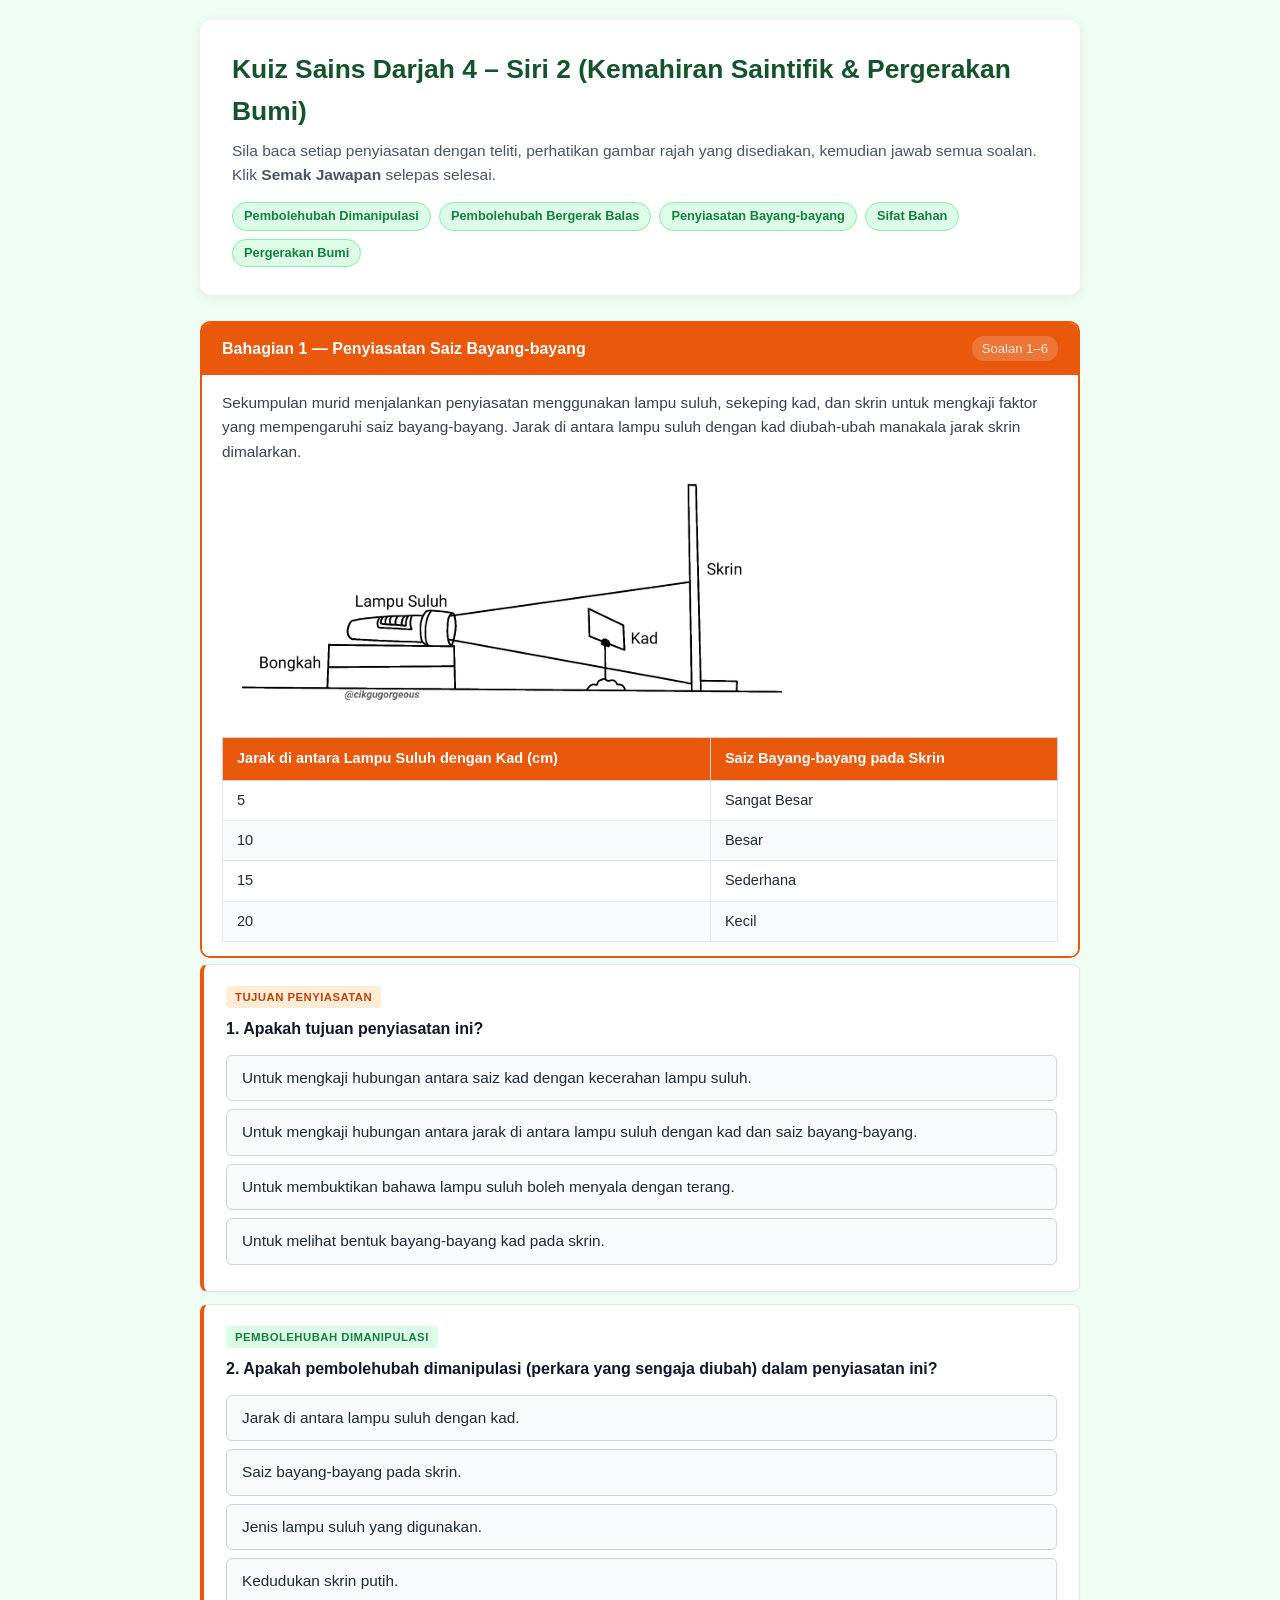
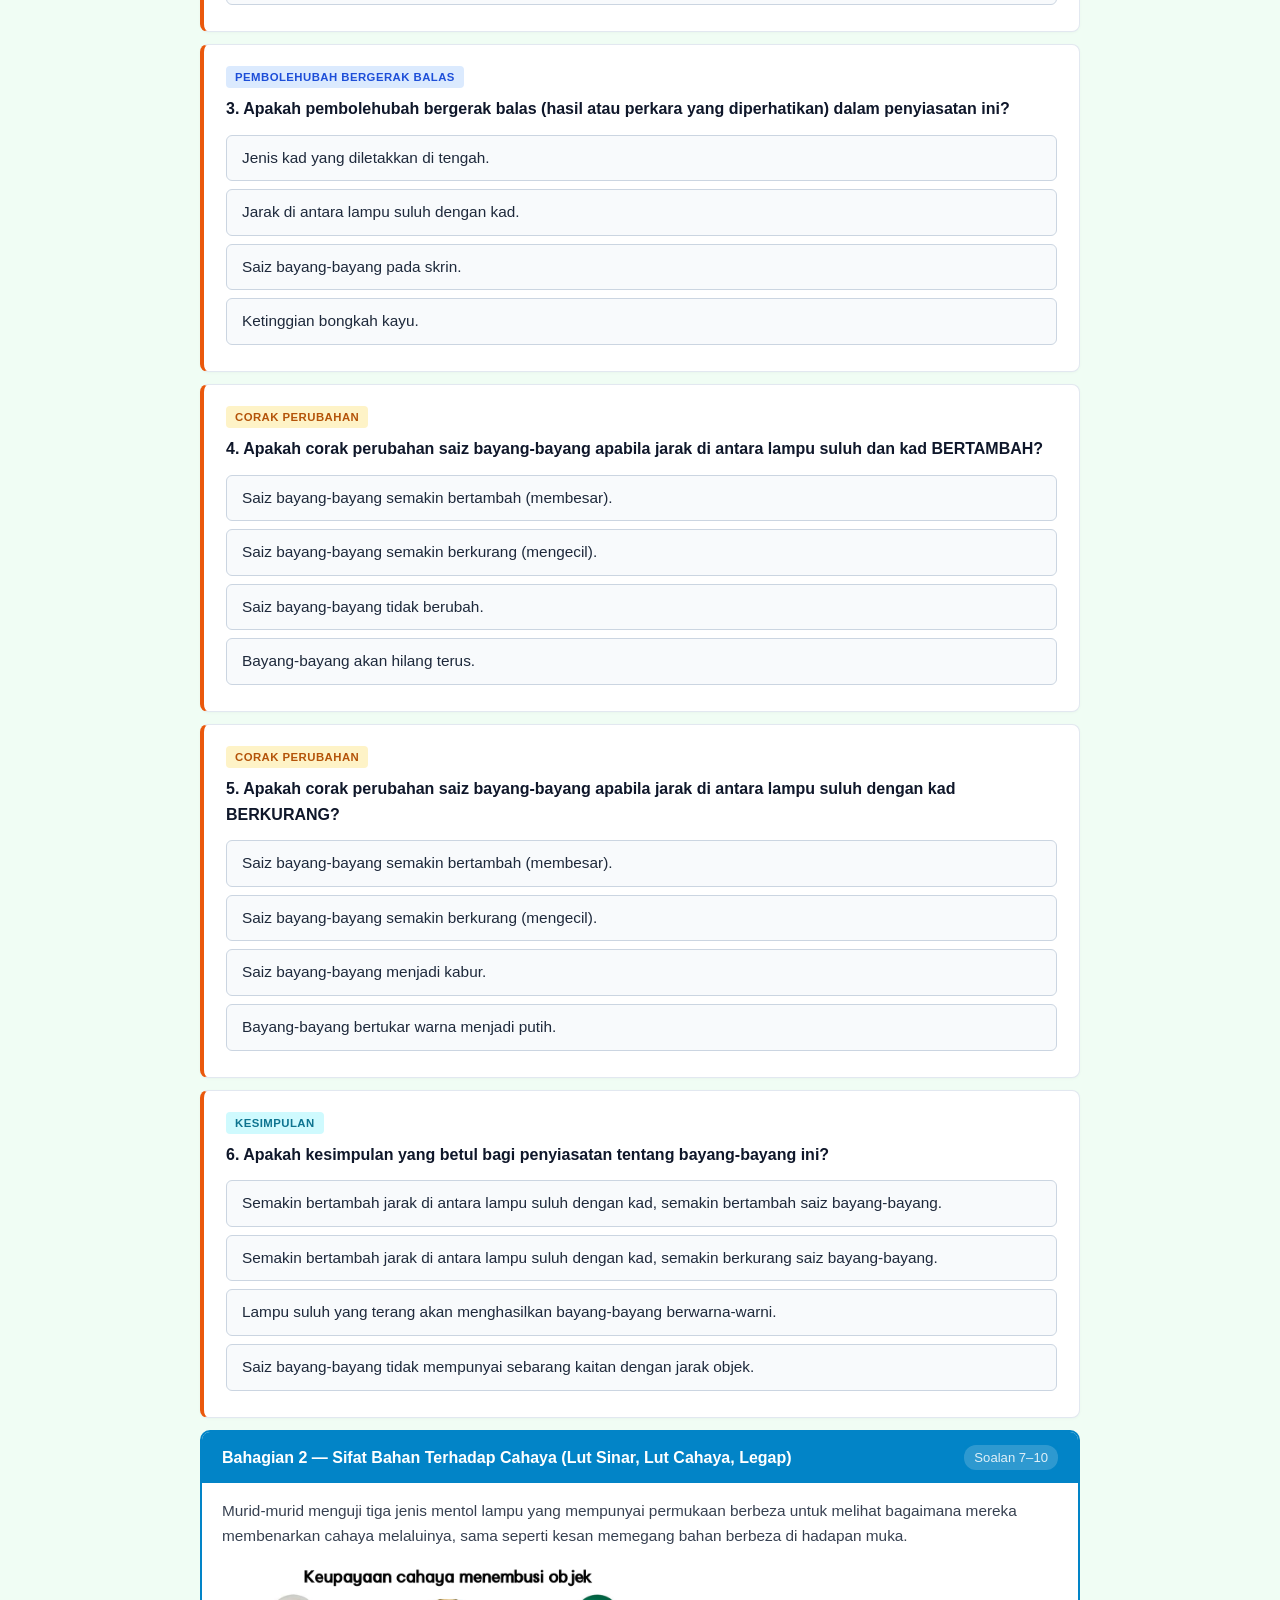
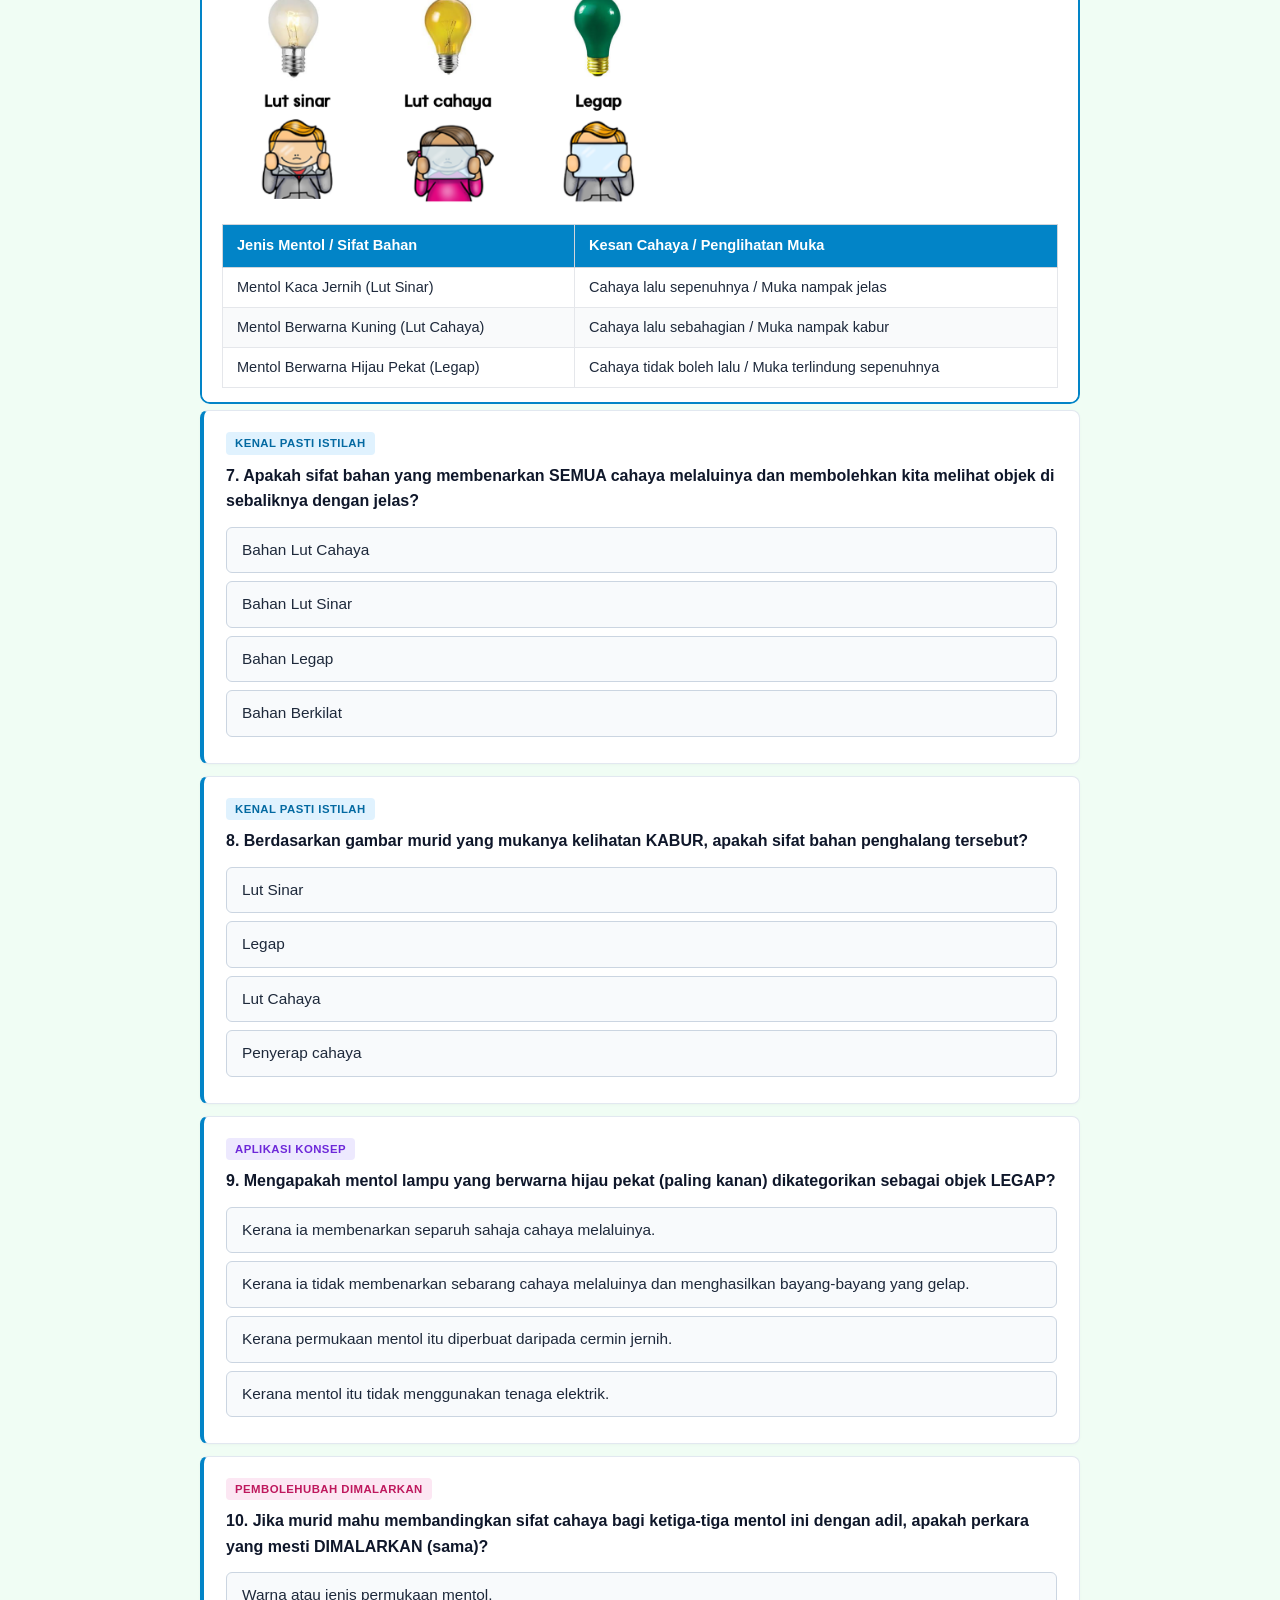
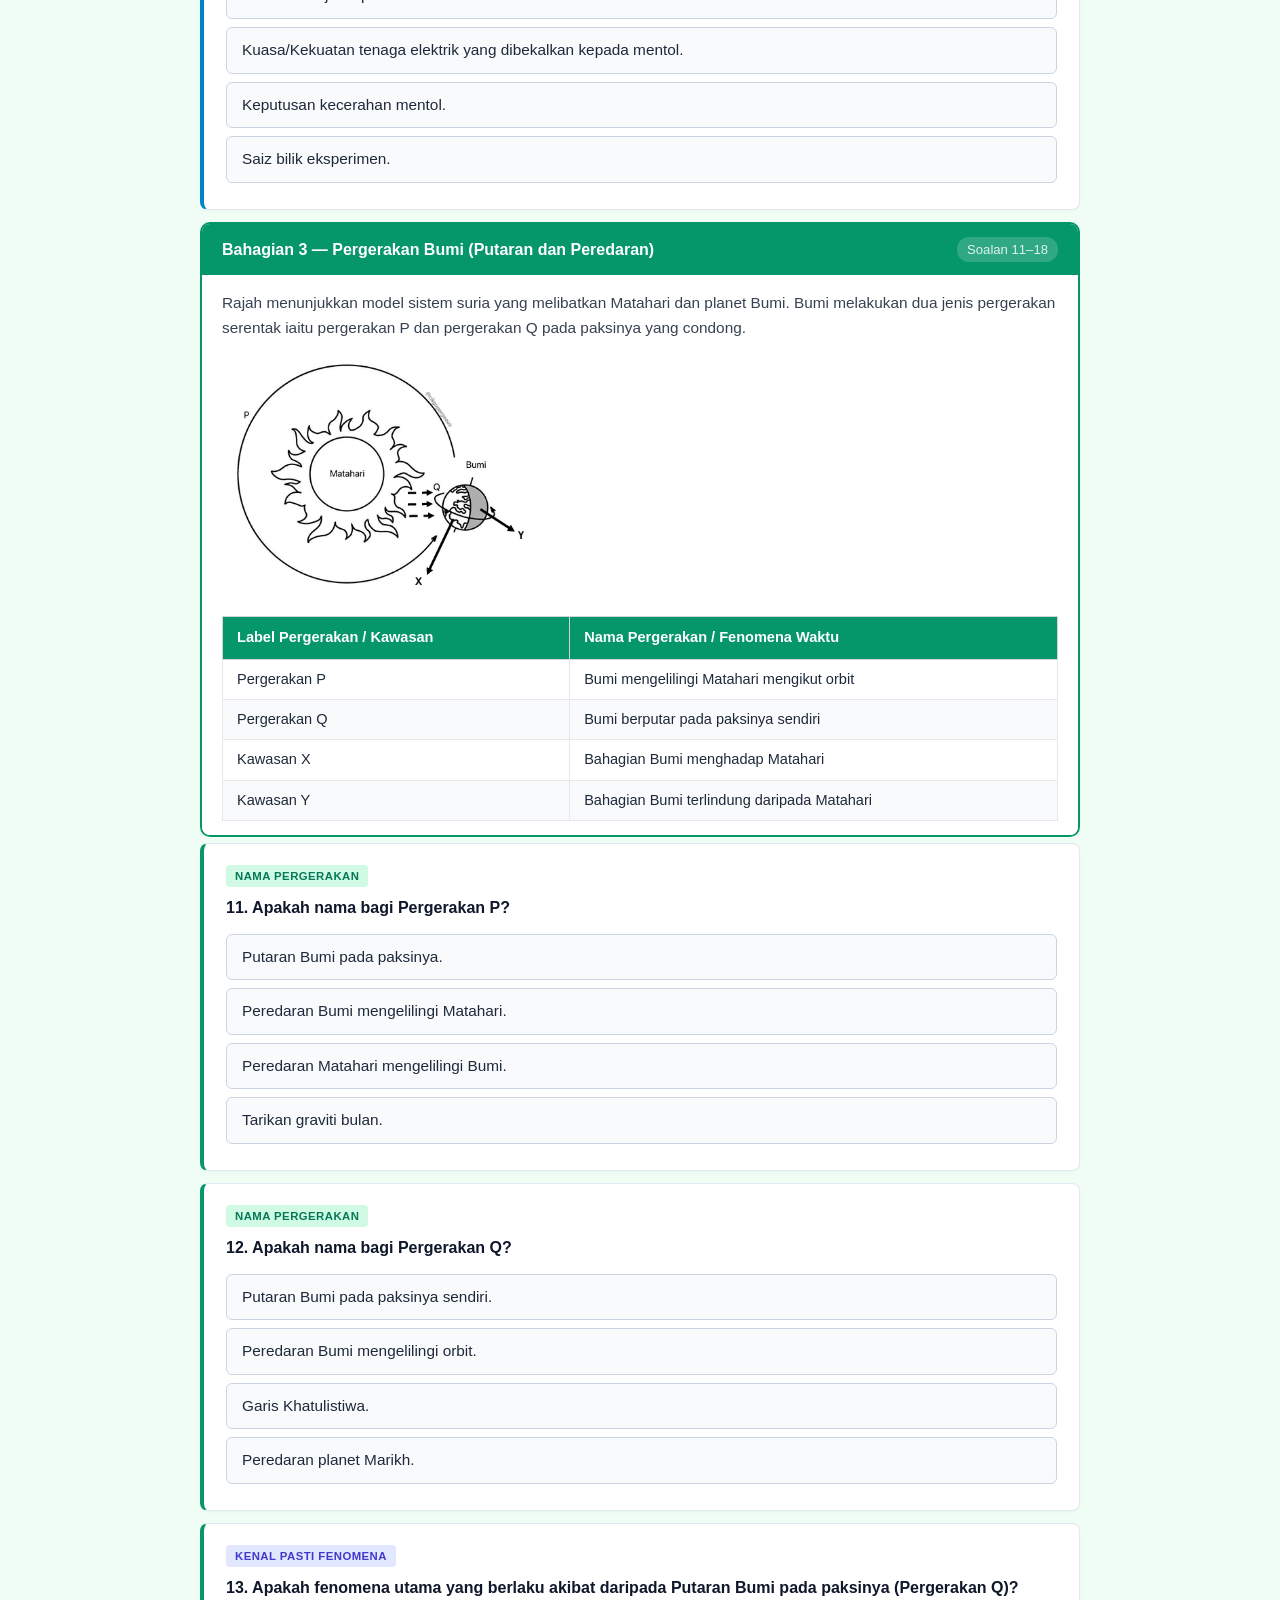
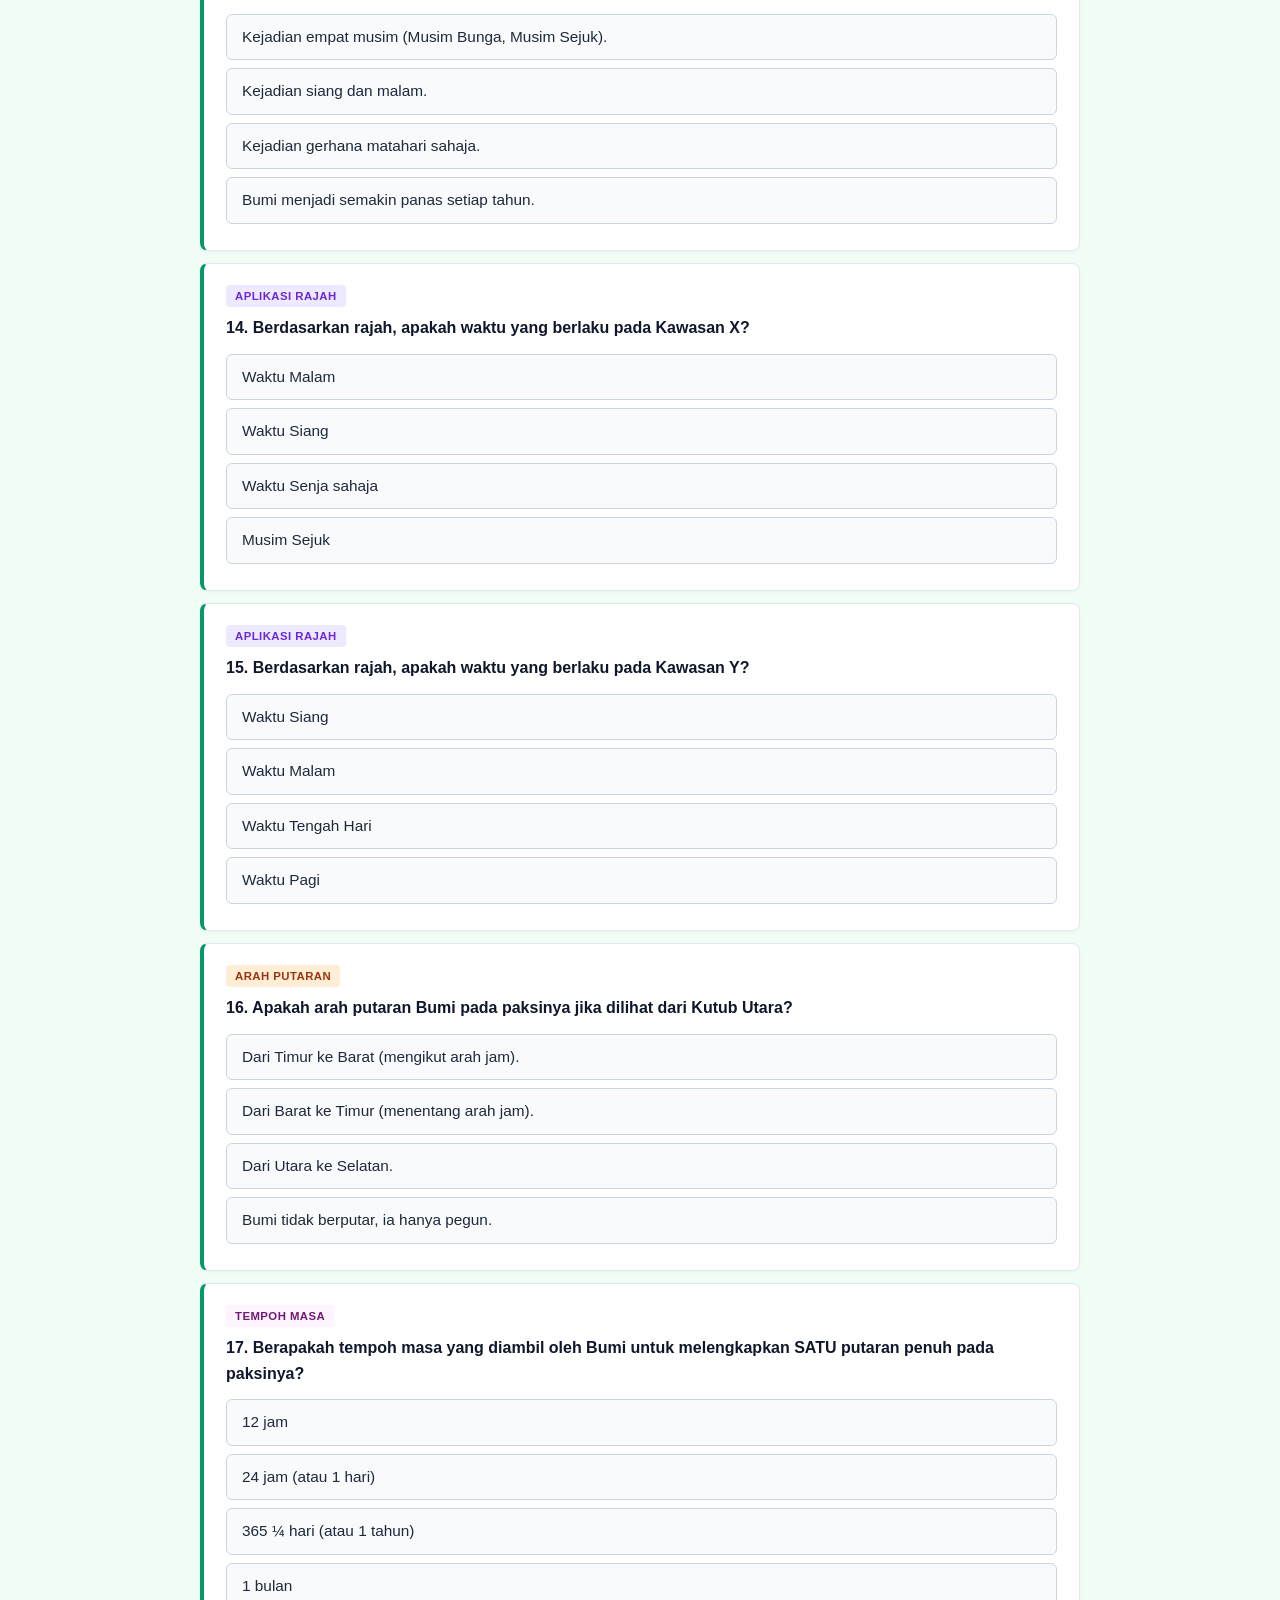
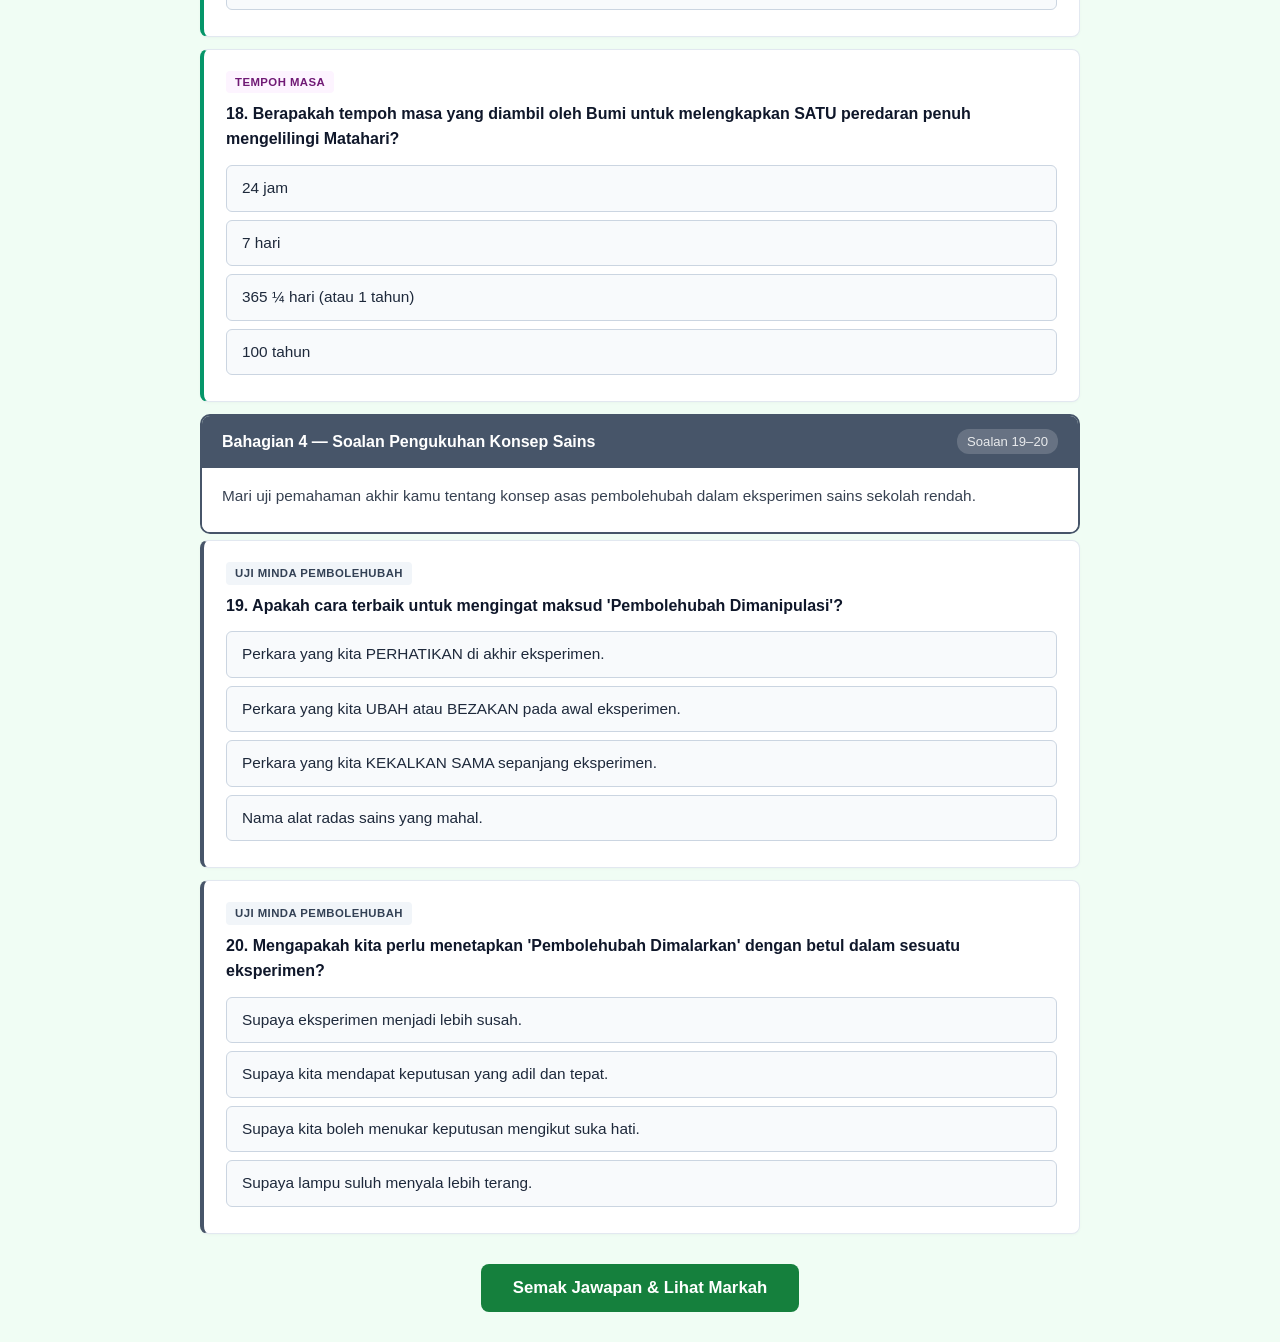
<file: Sains_Darjah4_Quiz_2.html>
<!DOCTYPE html>
<html lang="ms">
<head>
    <meta charset="UTF-8">
    <meta name="viewport" content="width=device-width, initial-scale=1.0">
    <title>Kuiz Sains Darjah 4 – Siri 2</title>
    <style>
        body {
            font-family: -apple-system, BlinkMacSystemFont, "Segoe UI", Roboto, Arial, sans-serif;
            background-color: #f0fdf4;
            color: #1e293b;
            line-height: 1.6;
            margin: 0;
            padding: 20px;
        }
        .container { max-width: 880px; margin: 0 auto; }
        .page-header {
            background: white;
            padding: 28px 32px;
            border-radius: 12px;
            box-shadow: 0 2px 12px rgba(0,0,0,0.07);
            margin-bottom: 26px;
        }
        h1 { color: #14532d; margin: 0 0 6px 0; font-size: 1.65em; }
        .subtitle { color: #475569; margin: 0 0 14px 0; font-size: 0.97em; }
        .concept-badges { display: flex; flex-wrap: wrap; gap: 8px; }
        .badge {
            background: #dcfce7; color: #15803d; padding: 3px 11px;
            border-radius: 20px; font-size: 0.8em; font-weight: 600;
            border: 1px solid #86efac;
        }
        .score-banner {
            display: none;
            background: #ecfdf5; border: 2px solid #10b981; border-radius: 10px;
            padding: 22px; text-align: center; margin-bottom: 26px;
            font-size: 1.2em; font-weight: bold; color: #065f46;
        }
        .experiment-block {
            border-radius: 10px; margin-bottom: 6px;
            overflow: hidden; border: 2px solid #e2e8f0;
        }
        .experiment-header {
            padding: 13px 20px; color: white; font-weight: 700;
            font-size: 1em; display: flex; justify-content: space-between; align-items: center;
        }
        .q-range {
            font-size: 0.82em; font-weight: 500; opacity: 0.88;
            background: rgba(255,255,255,0.2); padding: 2px 10px; border-radius: 12px;
            white-space: nowrap; margin-left: 12px;
        }
        .experiment-body { background: white; padding: 16px 20px 10px 20px; }
        .scenario-text { color: #374151; margin: 0 0 14px 0; font-size: 0.96em; }
        .experiment-img {
            display: block;
            max-width: 100%;
            height: auto;
            max-height: 250px;
            margin: 12px 0;
            border-radius: 6px;
        }
        .data-table { width: 100%; border-collapse: collapse; font-size: 0.91em; margin-bottom: 4px; }
        .data-table th { padding: 9px 14px; text-align: left; font-weight: 700; border: 1px solid #d1d5db; color: white; }
        .data-table td { padding: 8px 14px; border: 1px solid #e5e7eb; }
        .data-table tr:nth-child(even) td { background: #f9fafb; }
        .question-card {
            background: white; border: 1px solid #e2e8f0; border-radius: 8px;
            padding: 18px 22px; margin-bottom: 12px;
            box-shadow: 0 1px 3px rgba(0,0,0,0.03);
            border-left-width: 4px;
        }
        .question-tag {
            display: inline-block; font-size: 0.71em; font-weight: 700;
            padding: 2px 9px; border-radius: 4px; margin-bottom: 8px;
            text-transform: uppercase; letter-spacing: 0.04em;
        }
        .question-text { font-weight: 600; font-size: 1em; color: #0f172a; margin-bottom: 13px; }
        .options-list { list-style: none; padding: 0; margin: 0; }
        .option-item {
            padding: 10px 15px; border: 1px solid #cbd5e1; border-radius: 6px;
            margin-bottom: 8px; cursor: pointer; transition: all 0.15s ease;
            background: #f8fafc; font-size: 0.96em;
        }
        .option-item:hover { background: #f1f5f9; border-color: #94a3b8; }
        .option-item.selected { background: #2563eb; color: white; border-color: #1d4ed8; font-weight: 500; }
        .rationale {
            margin-top: 11px; padding: 11px 15px; border-radius: 6px;
            display: none; font-size: 0.91em; line-height: 1.5;
        }
        .correct-fb { background: #d1fae5; border: 1px solid #10b981; color: #065f46; }
        .incorrect-fb { background: #fee2e2; border: 1px solid #ef4444; color: #991b1b; }
        .action-btn {
            background-color: #15803d; color: white; border: none;
            padding: 14px 32px; font-size: 1.05em; font-weight: 700;
            border-radius: 8px; cursor: pointer; transition: background 0.2s;
            display: block; margin: 30px auto 10px auto;
        }
        .action-btn:hover { background-color: #166534; }
        .reset-btn {
            background: white; color: #15803d; border: 2px solid #15803d;
            padding: 10px 24px; font-size: 0.97em; font-weight: 600;
            border-radius: 8px; cursor: pointer; transition: all 0.2s;
            display: none; margin: 0 auto 30px auto;
        }
        .reset-btn:hover { background: #f0fdf4; }
        @media (max-width: 600px) {
            body { padding: 10px; }
            .page-header { padding: 18px; }
            h1 { font-size: 1.3em; }
            .experiment-header { flex-direction: column; align-items: flex-start; gap: 6px; }
        }
    </style>
</head>
<body>
<div class="container">
    <div class="page-header">
        <h1>Kuiz Sains Darjah 4 – Siri 2 (Kemahiran Saintifik & Pergerakan Bumi)</h1>
        <p class="subtitle">Sila baca setiap penyiasatan dengan teliti, perhatikan gambar rajah yang disediakan, kemudian jawab semua soalan. Klik <strong>Semak Jawapan</strong> selepas selesai.</p>
        <div class="concept-badges">
            <span class="badge">Pembolehubah Dimanipulasi</span>
            <span class="badge">Pembolehubah Bergerak Balas</span>
            <span class="badge">Penyiasatan Bayang-bayang</span>
            <span class="badge">Sifat Bahan</span>
            <span class="badge">Pergerakan Bumi</span>
        </div>
    </div>

    <div id="scoreBanner" class="score-banner"></div>
    <div id="quizContainer"></div>

    <button class="action-btn" id="submitBtn" onclick="gradeQuiz()">Semak Jawapan &amp; Lihat Markah</button>
    <button class="reset-btn" id="resetBtn" onclick="resetQuiz()">Cuba Semula</button>
</div>

<script>
const sections = [
  {
    id: 1,
    color: "#ea580c",
    title: "Bahagian 1 — Penyiasatan Saiz Bayang-bayang",
    scenario: "Sekumpulan murid menjalankan penyiasatan menggunakan lampu suluh, sekeping kad, dan skrin untuk mengkaji faktor yang mempengaruhi saiz bayang-bayang. Jarak di antara lampu suluh dengan kad diubah-ubah manakala jarak skrin dimalarkan.",
    image: "images/lampusuluh.png",
    tableHeaders: ["Jarak di antara Lampu Suluh dengan Kad (cm)", "Saiz Bayang-bayang pada Skrin"],
    tableRows: [
      ["5", "Sangat Besar"],
      ["10", "Besar"],
      ["15", "Sederhana"],
      ["20", "Kecil"]
    ],
    questions: [
      {
        tag: "Tujuan Penyiasatan", tagColor: "#c2410c", tagBg: "#ffedd5",
        question: "Apakah tujuan penyiasatan ini?",
        options: [
          { text: "Untuk mengkaji hubungan antara saiz kad dengan kecerahan lampu suluh.", correct: false, rationale: "Tidak tepat. Saiz kad dan kecerahan lampu tidak berubah dalam eksperimen ini." },
          { text: "Untuk mengkaji hubungan antara jarak di antara lampu suluh dengan kad dan saiz bayang-bayang.", correct: true, rationale: "Betul! Eksperimen ini mahu melihat bagaimana perubahan jarak lampu-kad mempengaruhi saiz bayang-bayang." },
          { text: "Untuk membuktikan bahawa lampu suluh boleh menyala dengan terang.", correct: false, rationale: "Ini bukan tujuan eksperimen saintifik ini." },
          { text: "Untuk melihat bentuk bayang-bayang kad pada skrin.", correct: false, rationale: "Bentuk kad tidak berubah, yang diperhatikan ialah perubahan saiznya." }
        ]
      },
      {
        tag: "Pembolehubah Dimanipulasi", tagColor: "#15803d", tagBg: "#dcfce7",
        question: "Apakah pembolehubah dimanipulasi (perkara yang sengaja diubah) dalam penyiasatan ini?",
        options: [
          { text: "Jarak di antara lampu suluh dengan kad.", correct: true, rationale: "Betul! Jarak ini diubah-ubah (5cm, 10cm, 15cm, 20cm) untuk melihat kesannya." },
          { text: "Saiz bayang-bayang pada skrin.", correct: false, rationale: "Ini ialah pembolehubah bergerak balas (hasil yang diperhatikan)." },
          { text: "Jenis lampu suluh yang digunakan.", correct: false, rationale: "Lampu suluh yang sama digunakan, jadi ini ialah pembolehubah dimalarkan." },
          { text: "Kedudukan skrin putih.", correct: false, rationale: "Kedudukan skrin tidak diubah dalam eksperimen ini." }
        ]
      },
      {
        tag: "Pembolehubah Bergerak Balas", tagColor: "#1d4ed8", tagBg: "#dbeafe",
        question: "Apakah pembolehubah bergerak balas (hasil atau perkara yang diperhatikan) dalam penyiasatan ini?",
        options: [
          { text: "Jenis kad yang diletakkan di tengah.", correct: false, rationale: "Kad tidak ditukar dengan jenis lain." },
          { text: "Jarak di antara lampu suluh dengan kad.", correct: false, rationale: "Ini ialah pembolehubah dimanipulasi." },
          { text: "Saiz bayang-bayang pada skrin.", correct: true, rationale: "Betul! Saiz bayang-bayang berubah mengikut jarak lampu dari kad." },
          { text: "Ketinggian bongkah kayu.", correct: false, rationale: "Bongkah kayu digunakan untuk menyokong lampu sahaja dan tidak diukur hasilnya." }
        ]
      },
      {
        tag: "Corak Perubahan", tagColor: "#b45309", tagBg: "#fef3c7",
        question: "Apakah corak perubahan saiz bayang-bayang apabila jarak di antara lampu suluh dan kad BERTAMBAH?",
        options: [
          { text: "Saiz bayang-bayang semakin bertambah (membesar).", correct: false, rationale: "Salah. Lihat jadual, semakin jauh jarak (bertambah dari 5 ke 20cm), saiz bayang-bayang menjadi semakin kecil." },
          { text: "Saiz bayang-bayang semakin berkurang (mengecil).", correct: true, rationale: "Betul! Apabila objek dijauhkan dari sumber cahaya, saiz bayang-bayang menjadi semakin kecil." },
          { text: "Saiz bayang-bayang tidak berubah.", correct: false, rationale: "Salah. Saiznya jelas berubah berdasarkan jadual data." },
          { text: "Bayang-bayang akan hilang terus.", correct: false, rationale: "Bayang-bayang masih ada tetapi saiznya sahaja mengecil." }
        ]
      },
      {
        tag: "Corak Perubahan", tagColor: "#b45309", tagBg: "#fef3c7",
        question: "Apakah corak perubahan saiz bayang-bayang apabila jarak di antara lampu suluh dengan kad BERKURANG?",
        options: [
          { text: "Saiz bayang-bayang semakin bertambah (membesar).", correct: true, rationale: "Betul! Apabila objek didekatkan dengan sumber cahaya (jarak berkurang), ia menghalang lebih banyak cahaya dan bayang-bayang menjadi besar." },
          { text: "Saiz bayang-bayang semakin berkurang (mengecil).", correct: false, rationale: "Salah. Mengecil berlaku apabila objek dijauhkan." },
          { text: "Saiz bayang-bayang menjadi kabur.", correct: false, rationale: "Kejelasan bayang-bayang bergantung pada sifat bahan, bukan jarak objek." },
          { text: "Bayang-bayang bertukar warna menjadi putih.", correct: false, rationale: "Bayang-bayang tetap berwarna gelap." }
        ]
      },
      {
        tag: "Kesimpulan", tagColor: "#0e7490", tagBg: "#cffafe",
        question: "Apakah kesimpulan yang betul bagi penyiasatan tentang bayang-bayang ini?",
        options: [
          { text: "Semakin bertambah jarak di antara lampu suluh dengan kad, semakin bertambah saiz bayang-bayang.", correct: false, rationale: "Salah. Hubungan ini terbalik." },
          { text: "Semakin bertambah jarak di antara lampu suluh dengan kad, semakin berkurang saiz bayang-bayang.", correct: true, rationale: "Betul! Ini adalah kesimpulan/hipotesis akhir yang disokong oleh data eksperimen." },
          { text: "Lampu suluh yang terang akan menghasilkan bayang-bayang berwarna-warni.", correct: false, rationale: "Salah dan tidak berkaitan dengan data eksperimen." },
          { text: "Saiz bayang-bayang tidak mempunyai sebarang kaitan dengan jarak objek.", correct: false, rationale: "Salah. Jarak objek sangat mempengaruhi saiz bayang-bayang." }
        ]
      }
    ]
  },
  {
    id: 2,
    color: "#0284c7",
    title: "Bahagian 2 — Sifat Bahan Terhadap Cahaya (Lut Sinar, Lut Cahaya, Legap)",
    scenario: "Murid-murid menguji tiga jenis mentol lampu yang mempunyai permukaan berbeza untuk melihat bagaimana mereka membenarkan cahaya melaluinya, sama seperti kesan memegang bahan berbeza di hadapan muka.",
    image: "images/lut_legap.png",
    tableHeaders: ["Jenis Mentol / Sifat Bahan", "Kesan Cahaya / Penglihatan Muka"],
    tableRows: [
      ["Mentol Kaca Jernih (Lut Sinar)", "Cahaya lalu sepenuhnya / Muka nampak jelas"],
      ["Mentol Berwarna Kuning (Lut Cahaya)", "Cahaya lalu sebahagian / Muka nampak kabur"],
      ["Mentol Berwarna Hijau Pekat (Legap)", "Cahaya tidak boleh lalu / Muka terlindung sepenuhnya"]
    ],
    questions: [
      {
        tag: "Kenal Pasti Istilah", tagColor: "#0369a1", tagBg: "#e0f2fe",
        question: "Apakah sifat bahan yang membenarkan SEMUA cahaya melaluinya dan membolehkan kita melihat objek di sebaliknya dengan jelas?",
        options: [
          { text: "Bahan Lut Cahaya", correct: false, rationale: "Bahan lut cahaya hanya membenarkan sebahagian sahaja cahaya melaluinya." },
          { text: "Bahan Lut Sinar", correct: true, rationale: "Betul! Seperti kaca jernih, ia membenarkan semua cahaya melaluinya dengan jelas." },
          { text: "Bahan Legap", correct: false, rationale: "Bahan legap langsung tidak membenarkan cahaya melaluinya." },
          { text: "Bahan Berkilat", correct: false, rationale: "Berkilat berkaitan pantulan cahaya, bukan penembusan cahaya." }
        ]
      },
      {
        tag: "Kenal Pasti Istilah", tagColor: "#0369a1", tagBg: "#e0f2fe",
        question: "Berdasarkan gambar murid yang mukanya kelihatan KABUR, apakah sifat bahan penghalang tersebut?",
        options: [
          { text: "Lut Sinar", correct: false, rationale: "Jika lut sinar, muka akan kelihatan sangat jelas." },
          { text: "Legap", correct: false, rationale: "Jika legap, muka langsung tidak akan kelihatan." },
          { text: "Lut Cahaya", correct: true, rationale: "Betul! Bahan lut cahaya membenarkan sebahagian cahaya melaluinya, jadi objek di sebalik kelihatan kabur." },
          { text: "Penyerap cahaya", correct: false, rationale: "Ini bukan istilah klasifikasi penembusan cahaya yang tepat." }
        ]
      },
      {
        tag: "Aplikasi Konsep", tagColor: "#6d28d9", tagBg: "#ede9fe",
        question: "Mengapakah mentol lampu yang berwarna hijau pekat (paling kanan) dikategorikan sebagai objek LEGAP?",
        options: [
          { text: "Kerana ia membenarkan separuh sahaja cahaya melaluinya.", correct: false, rationale: "Itu adalah sifat bagi bahan lut cahaya." },
          { text: "Kerana ia tidak membenarkan sebarang cahaya melaluinya dan menghasilkan bayang-bayang yang gelap.", correct: true, rationale: "Betul! Objek legap menghalang semua cahaya daripada melaluinya." },
          { text: "Kerana permukaan mentol itu diperbuat daripada cermin jernih.", correct: false, rationale: "Jika cermin jernih, ia adalah lut sinar." },
          { text: "Kerana mentol itu tidak menggunakan tenaga elektrik.", correct: false, rationale: "Sifat kelegapan tidak ada kaitan dengan penggunaan elektrik." }
        ]
      },
      {
        tag: "Pembolehubah Dimalarkan", tagColor: "#be185d", tagBg: "#fce7f3",
        question: "Jika murid mahu membandingkan sifat cahaya bagi ketiga-tiga mentol ini dengan adil, apakah perkara yang mesti DIMALARKAN (sama)?",
        options: [
          { text: "Warna atau jenis permukaan mentol.", correct: false, rationale: "Ini ialah pembolehubah dimanipulasi, jadi ia mesti berbeza." },
          { text: "Kuasa/Kekuatan tenaga elektrik yang dibekalkan kepada mentol.", correct: true, rationale: "Betul! Mentol mesti dipasang pada bekalan kuasa yang sama kekuatan supaya perbandingan sifat bahan adalah adil." },
          { text: "Keputusan kecerahan mentol.", correct: false, rationale: "Keputusan ialah pembolehubah bergerak balas, ia akan berubah mengikut mentol." },
          { text: "Saiz bilik eksperimen.", correct: false, rationale: "Saiz bilik tidak memberi kesan langsung kepada sifat cahaya mentol itu sendiri." }
        ]
      }
    ]
  },
  {
    id: 3,
    color: "#059669",
    title: "Bahagian 3 — Pergerakan Bumi (Putaran dan Peredaran)",
    scenario: "Rajah menunjukkan model sistem suria yang melibatkan Matahari dan planet Bumi. Bumi melakukan dua jenis pergerakan serentak iaitu pergerakan P dan pergerakan Q pada paksinya yang condong.",
    image: "images/matahari_bumi.png",
    tableHeaders: ["Label Pergerakan / Kawasan", "Nama Pergerakan / Fenomena Waktu"],
    tableRows: [
      ["Pergerakan P", "Bumi mengelilingi Matahari mengikut orbit"],
      ["Pergerakan Q", "Bumi berputar pada paksinya sendiri"],
      ["Kawasan X", "Bahagian Bumi menghadap Matahari"],
      ["Kawasan Y", "Bahagian Bumi terlindung daripada Matahari"]
    ],
    questions: [
      {
        tag: "Nama Pergerakan", tagColor: "#047857", tagBg: "#d1fae5",
        question: "Apakah nama bagi Pergerakan P?",
        options: [
          { text: "Putaran Bumi pada paksinya.", correct: false, rationale: "Salah. Putaran berlaku pada paksi Bumi sendiri (Label Q)." },
          { text: "Peredaran Bumi mengelilingi Matahari.", correct: true, rationale: "Betul! Pergerakan Bumi mengelilingi Matahari mengikut laluan orbit dinamakan peredaran Bumi." },
          { text: "Peredaran Matahari mengelilingi Bumi.", correct: false, rationale: "Salah. Matahari tidak bergerak mengelilingi Bumi; Bumi yang mengelilingi Matahari." },
          { text: "Tarikan graviti bulan.", correct: false, rationale: "Ini bukan pergerakan Bumi yang ditunjukkan oleh anak panah P." }
        ]
      },
      {
        tag: "Nama Pergerakan", tagColor: "#047857", tagBg: "#d1fae5",
        question: "Apakah nama bagi Pergerakan Q?",
        options: [
          { text: "Putaran Bumi pada paksinya sendiri.", correct: true, rationale: "Betul! Bumi berputar pada paksinya sendiri dari barat ke timur (Label Q)." },
          { text: "Peredaran Bumi mengelilingi orbit.", correct: false, rationale: "Peredaran mengelilingi orbit ditunjukkan oleh label P." },
          { text: "Garis Khatulistiwa.", correct: false, rationale: "Khatulistiwa ialah nama garisan bayangan tengah Bumi, bukan nama pergerakan." },
          { text: "Peredaran planet Marikh.", correct: false, rationale: "Rajah ini menunjukkan planet Bumi, bukan Marikh." }
        ]
      },
      {
        tag: "Kenal Pasti Fenomena", tagColor: "#4338ca", tagBg: "#e0e7ff",
        question: "Apakah fenomena utama yang berlaku akibat daripada Putaran Bumi pada paksinya (Pergerakan Q)?",
        options: [
          { text: "Kejadian empat musim (Musim Bunga, Musim Sejuk).", correct: false, rationale: "Kejadian empat musim disebabkan oleh peredaran Bumi mengelilingi Matahari dan kecondongan paksinya." },
          { text: "Kejadian siang dan malam.", correct: true, rationale: "Betul! Putaran Bumi menyebabkan bahagian yang menghadap matahari mengalami siang dan bahagian terlindung mengalami malam." },
          { text: "Kejadian gerhana matahari sahaja.", correct: false, rationale: "Gerhana melibatkan kedudukan sejajar Bulan, Bumi, dan Matahari, bukan disebabkan oleh putaran harian Bumi semata-mata." },
          { text: "Bumi menjadi semakin panas setiap tahun.", correct: false, rationale: "Ini berkaitan isu pemanasan global, bukan kesan utama putaran bumi." }
        ]
      },
      {
        tag: "Aplikasi Rajah", tagColor: "#6d28d9", tagBg: "#ede9fe",
        question: "Berdasarkan rajah, apakah waktu yang berlaku pada Kawasan X?",
        options: [
          { text: "Waktu Malam", correct: false, rationale: "Salah. Kawasan X menerima cahaya matahari terus seperti yang ditunjukkan oleh anak panah kecil." },
          { text: "Waktu Siang", correct: true, rationale: "Betul! Kawasan X menghadap Matahari, jadi ia menerima cahaya dan mengalami waktu siang." },
          { text: "Waktu Senja sahaja", correct: false, rationale: "Kurang tepat. Secara amnya ia mengalami waktu siang." },
          { text: "Musim Sejuk", correct: false, rationale: "Kawasan X menerima cahaya matahari, jadi ia bukan penentu musim sejuk harian." }
        ]
      },
      {
        tag: "Aplikasi Rajah", tagColor: "#6d28d9", tagBg: "#ede9fe",
        question: "Berdasarkan rajah, apakah waktu yang berlaku pada Kawasan Y?",
        options: [
          { text: "Waktu Siang", correct: false, rationale: "Salah. Kawasan Y berada di bahagian yang gelap dan terlindung daripada cahaya matahari." },
          { text: "Waktu Malam", correct: true, rationale: "Betul! Bahagian Bumi yang membelakangi atau terlindung daripada Matahari akan mengalami waktu malam." },
          { text: "Waktu Tengah Hari", correct: false, rationale: "Tengah hari berlaku di bahagian yang mendapat cahaya tegak matahari (X)." },
          { text: "Waktu Pagi", correct: false, rationale: "Salah, ia adalah kawasan gelap sepenuhnya (malam)." }
        ]
      },
      {
        tag: "Arah Putaran", tagColor: "#9a3412", tagBg: "#ffedd5",
        question: "Apakah arah putaran Bumi pada paksinya jika dilihat dari Kutub Utara?",
        options: [
          { text: "Dari Timur ke Barat (mengikut arah jam).", correct: false, rationale: "Salah. Bumi berputar dari Barat ke Timur." },
          { text: "Dari Barat ke Timur (menentang arah jam).", correct: true, rationale: "Betul! Bumi berputar dari arah Barat ke arah Timur, sebab itu Matahari kelihatan terbit di Timur." },
          { text: "Dari Utara ke Selatan.", correct: false, rationale: "Bumi berputar secara mendatar pada paksinya, bukan dari atas ke bawah." },
          { text: "Bumi tidak berputar, ia hanya pegun.", correct: false, rationale: "Salah. Bumi sentiasa berputar tanpa kita sedari." }
        ]
      },
      {
        tag: "Tempoh Masa", tagColor: "#701a75", tagBg: "#fdf4ff",
        question: "Berapakah tempoh masa yang diambil oleh Bumi untuk melengkapkan SATU putaran penuh pada paksinya?",
        options: [
          { text: "12 jam", correct: false, rationale: "12 jam biasanya hanyalah tempoh purata siang atau malam sahaja." },
          { text: "24 jam (atau 1 hari)", correct: true, rationale: "Betul! Satu putaran lengkap mengambil masa 24 jam atau bersamaan dengan satu hari." },
          { text: "365 ¼ hari (atau 1 tahun)", correct: false, rationale: "Ini ialah tempoh bagi peredaran Bumi mengelilingi Matahari, bukan putaran paksi." },
          { text: "1 bulan", correct: false, rationale: "1 bulan ialah tempoh anggaran Bulan mengelilingi Bumi." }
        ]
      },
      {
        tag: "Tempoh Masa", tagColor: "#701a75", tagBg: "#fdf4ff",
        question: "Berapakah tempoh masa yang diambil oleh Bumi untuk melengkapkan SATU peredaran penuh mengelilingi Matahari?",
        options: [
          { text: "24 jam", correct: false, rationale: "24 jam ialah tempoh putaran Bumi pada paksi." },
          { text: "7 hari", correct: false, rationale: "7 hari ialah tempoh satu minggu." },
          { text: "365 ¼ hari (atau 1 tahun)", correct: true, rationale: "Betul! Bumi mengambil masa selama satu tahun untuk mengelilingi Matahari sepenuhnya." },
          { text: "100 tahun", correct: false, rationale: "Ini tempoh satu abad, terlalu lama untuk satu pusingan orbit Bumi." }
        ]
      }
    ]
  },
  {
    id: 4,
    color: "#475569",
    title: "Bahagian 4 — Soalan Pengukuhan Konsep Sains",
    scenario: "Mari uji pemahaman akhir kamu tentang konsep asas pembolehubah dalam eksperimen sains sekolah rendah.",
    tableHeaders: null,
    tableRows: null,
    questions: [
      {
        tag: "Uji Minda Pembolehubah", tagColor: "#334155", tagBg: "#f1f5f9",
        question: "Apakah cara terbaik untuk mengingat maksud 'Pembolehubah Dimanipulasi'?",
        options: [
          { text: "Perkara yang kita PERHATIKAN di akhir eksperimen.", correct: false, rationale: "Itu ialah pembolehubah bergerak balas." },
          { text: "Perkara yang kita UBAH atau BEZAKAN pada awal eksperimen.", correct: true, rationale: "Betul! Dimanipulasi bermaksud kita sengaja tukar atau bezakan untuk melihat kesan hasilnya." },
          { text: "Perkara yang kita KEKALKAN SAMA sepanjang eksperimen.", correct: false, rationale: "Itu ialah pembolehubah dimalarkan." },
          { text: "Nama alat radas sains yang mahal.", correct: false, rationale: "Salah, ini konsep sains, bukan nama alat." }
        ]
      },
      {
        tag: "Uji Minda Pembolehubah", tagColor: "#334155", tagBg: "#f1f5f9",
        question: "Mengapakah kita perlu menetapkan 'Pembolehubah Dimalarkan' dengan betul dalam sesuatu eksperimen?",
        options: [
          { text: "Supaya eksperimen menjadi lebih susah.", correct: false, rationale: "Salah." },
          { text: "Supaya kita mendapat keputusan yang adil dan tepat.", correct: true, rationale: "Betul! Jika pembolehubah lain tidak dimalarkan (disamakan), keputusan eksperimen akan menjadi tidak adil dan cacat." },
          { text: "Supaya kita boleh menukar keputusan mengikut suka hati.", correct: false, rationale: "Kita tidak boleh menipu atau mengubah data eksperimen sains." },
          { text: "Supaya lampu suluh menyala lebih terang.", correct: false, rationale: "Tidak berkaitan secara umum dengan semua eksperimen." }
        ]
      }
    ]
  }
];

// Flatten all questions into a single array for grading
let allQuestions = [];
sections.forEach(section => {
  section.questions.forEach(q => {
    allQuestions.push({ ...q, sectionColor: section.color });
  });
});

function renderQuiz() {
  const container = document.getElementById('quizContainer');
  let globalQNum = 1;

  sections.forEach(section => {
    const startQ = globalQNum;
    const endQ = globalQNum + section.questions.length - 1;

    // Experiment block
    const expBlock = document.createElement('div');
    expBlock.className = 'experiment-block';
    expBlock.style.borderColor = section.color;

    const expHeader = document.createElement('div');
    expHeader.className = 'experiment-header';
    expHeader.style.backgroundColor = section.color;
    expHeader.innerHTML = `<span>${section.title}</span><span class="q-range">Soalan ${startQ}–${endQ}</span>`;
    expBlock.appendChild(expHeader);

    const expBody = document.createElement('div');
    expBody.className = 'experiment-body';

    const scenarioP = document.createElement('p');
    scenarioP.className = 'scenario-text';
    scenarioP.textContent = section.scenario;
    expBody.appendChild(scenarioP);

    // Insert Image if exists
    if (section.image) {
      const img = document.createElement('img');
      img.src = section.image;
      img.alt = section.title;
      img.className = 'experiment-img';
      expBody.appendChild(img);
    }

    if (section.tableHeaders) {
      const table = document.createElement('table');
      table.className = 'data-table';

      const thead = document.createElement('thead');
      const headerRow = document.createElement('tr');
      section.tableHeaders.forEach(h => {
        const th = document.createElement('th');
        th.textContent = h;
        th.style.backgroundColor = section.color;
        headerRow.appendChild(th);
      });
      thead.appendChild(headerRow);
      table.appendChild(thead);

      const tbody = document.createElement('tbody');
      section.tableRows.forEach(row => {
        const tr = document.createElement('tr');
        row.forEach(cell => {
          const td = document.createElement('td');
          td.textContent = cell;
          tr.appendChild(td);
        });
        tbody.appendChild(tr);
      });
      table.appendChild(tbody);
      expBody.appendChild(table);
    }

    expBlock.appendChild(expBody);
    container.appendChild(expBlock);

    // Question cards
    section.questions.forEach(q => {
      const globalIdx = globalQNum - 1;
      const card = document.createElement('div');
      card.className = 'question-card';
      card.setAttribute('data-qidx', globalIdx);
      card.style.borderLeftColor = section.color;

      const tagSpan = document.createElement('span');
      tagSpan.className = 'question-tag';
      tagSpan.textContent = q.tag;
      tagSpan.style.backgroundColor = q.tagBg;
      tagSpan.style.color = q.tagColor;
      card.appendChild(tagSpan);

      const qText = document.createElement('div');
      qText.className = 'question-text';
      qText.textContent = globalQNum + '. ' + q.question;
      card.appendChild(qText);

      const optsList = document.createElement('ul');
      optsList.className = 'options-list';
      q.options.forEach((opt, oIdx) => {
        const li = document.createElement('li');
        li.className = 'option-item';
        li.textContent = opt.text;
        li.onclick = () => selectOption(globalIdx, oIdx, li);
        optsList.appendChild(li);
      });
      card.appendChild(optsList);

      const ratBox = document.createElement('div');
      ratBox.className = 'rationale';
      ratBox.id = 'rat-' + globalIdx;
      card.appendChild(ratBox);

      container.appendChild(card);
      globalQNum++;
    });
  });
}

let selections = {};

function selectOption(qIdx, oIdx, element) {
  const card = document.querySelector('[data-qidx="' + qIdx + '"]');
  card.querySelectorAll('.option-item').forEach(el => el.classList.remove('selected'));
  element.classList.add('selected');
  selections[qIdx] = oIdx;
}

function gradeQuiz() {
  let correctCount = 0;
  allQuestions.forEach((q, qIdx) => {
    const ratBox = document.getElementById('rat-' + qIdx);
    const selectedOIdx = selections[qIdx];

    if (selectedOIdx === undefined) {
      ratBox.className = 'rationale incorrect-fb';
      ratBox.innerHTML = '<strong>Tidak dijawab.</strong> Sila pilih satu jawapan.';
      ratBox.style.display = 'block';
      return;
    }

    const chosenOpt = q.options[selectedOIdx];
    const correctOpt = q.options.find(o => o.correct);

    if (chosenOpt.correct) {
      correctCount++;
      ratBox.className = 'rationale correct-fb';
      ratBox.innerHTML = '<strong>Betul!</strong> ' + chosenOpt.rationale;
    } else {
      ratBox.className = 'rationale incorrect-fb';
      ratBox.innerHTML = '<strong>Tidak betul.</strong> Kamu memilih: "' + chosenOpt.text + '".<br><em>Jawapan betul:</em> <strong>' + correctOpt.text + '</strong> — ' + correctOpt.rationale;
    }
    ratBox.style.display = 'block';
  });

  const total = allQuestions.length;
  const pct = Math.round((correctCount / total) * 100);
  let msg = pct >= 80 ? 'Hebat! Kamu memang pakar Sains!' : pct >= 60 ? 'Bagus! Sedikit lagi latihan untuk dapat skor penuh!' : 'Jangan putus asa! Boleh cuba sekali lagi ya!';

  const scoreBanner = document.getElementById('scoreBanner');
  scoreBanner.innerHTML = 'Markah Kamu: ' + correctCount + ' / ' + total + ' (' + pct + '%) — ' + msg;
  scoreBanner.style.display = 'block';

  document.getElementById('submitBtn').style.display = 'none';
  document.getElementById('resetBtn').style.display = 'block';
  window.scrollTo({ top: 0, behavior: 'smooth' });
}

function resetQuiz() {
  selections = {};
  document.getElementById('scoreBanner').style.display = 'none';
  document.getElementById('submitBtn').style.display = 'block';
  document.getElementById('resetBtn').style.display = 'none';
  document.querySelectorAll('.option-item').forEach(el => el.classList.remove('selected'));
  document.querySelectorAll('.rationale').forEach(el => { el.style.display = 'none'; el.innerHTML = ''; });
  window.scrollTo({ top: 0, behavior: 'smooth' });
}

window.onload = renderQuiz;
</script>
</body>
</html>
</file>
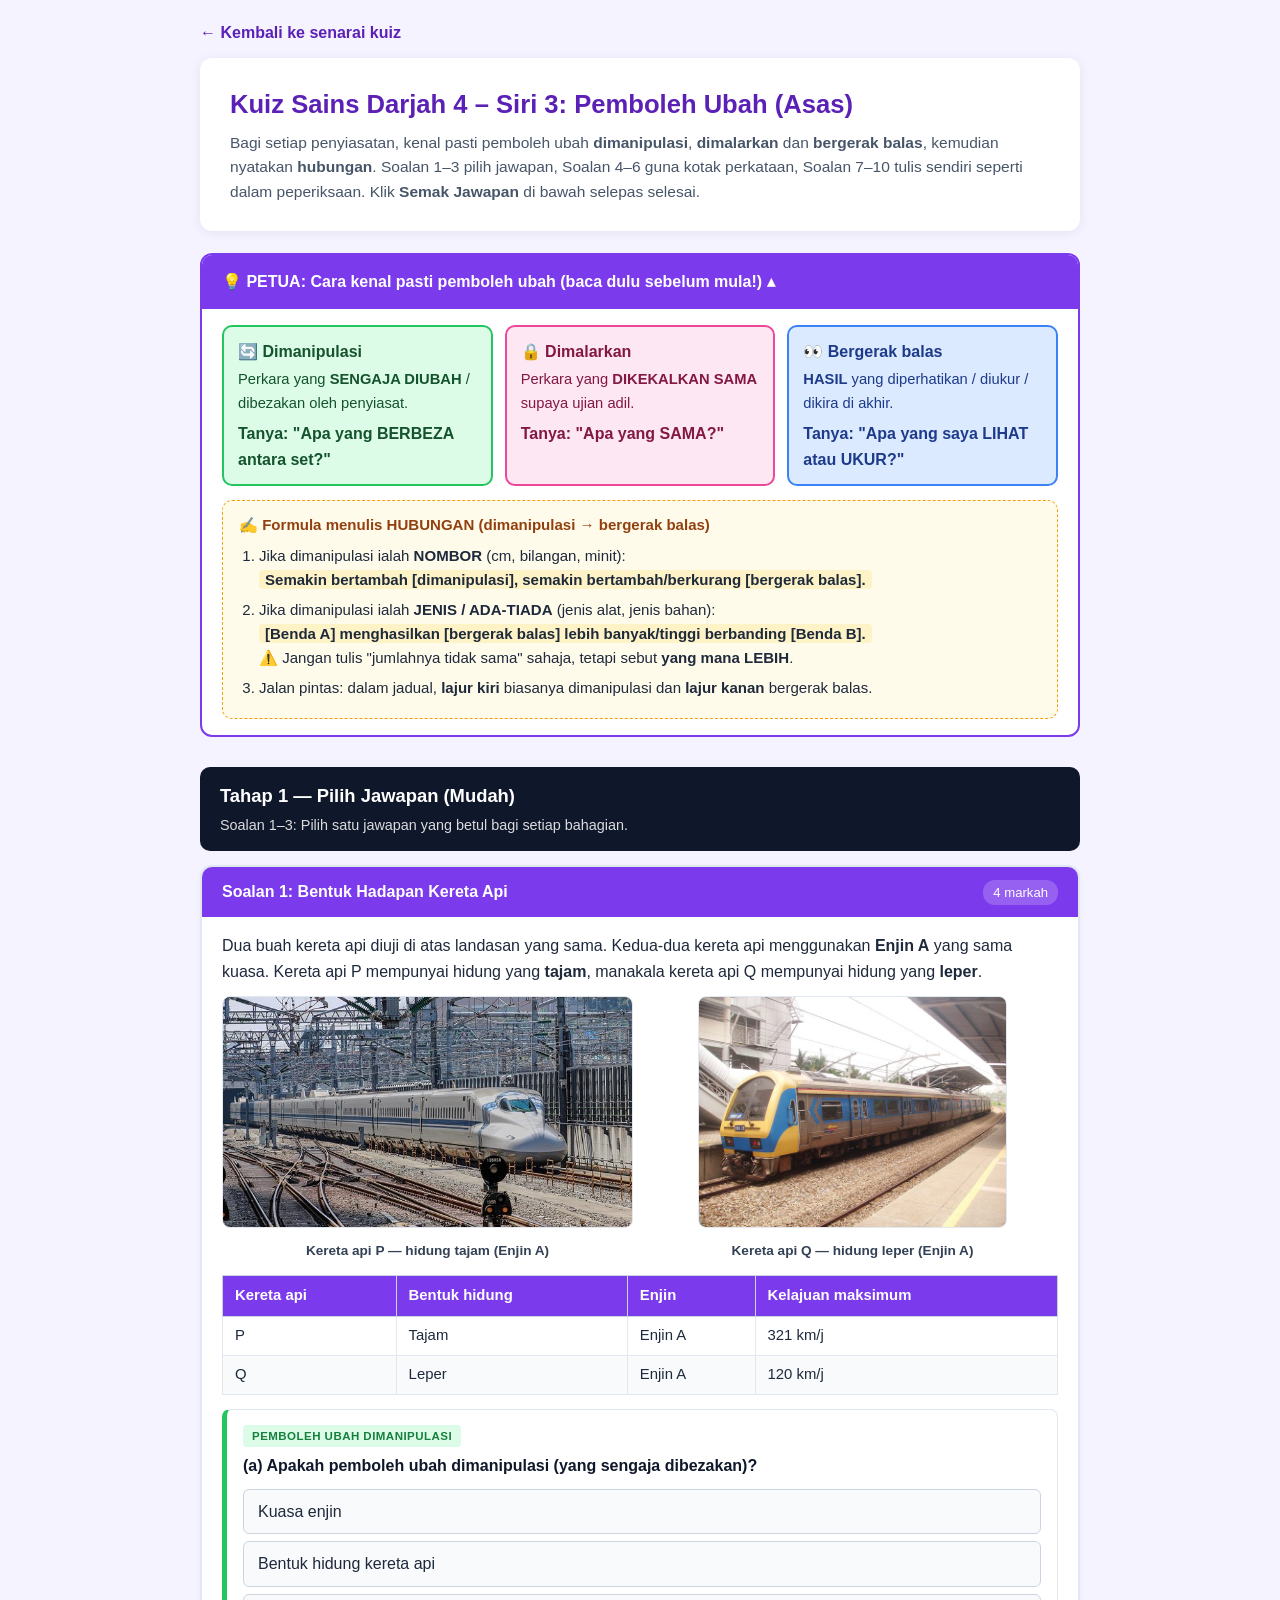
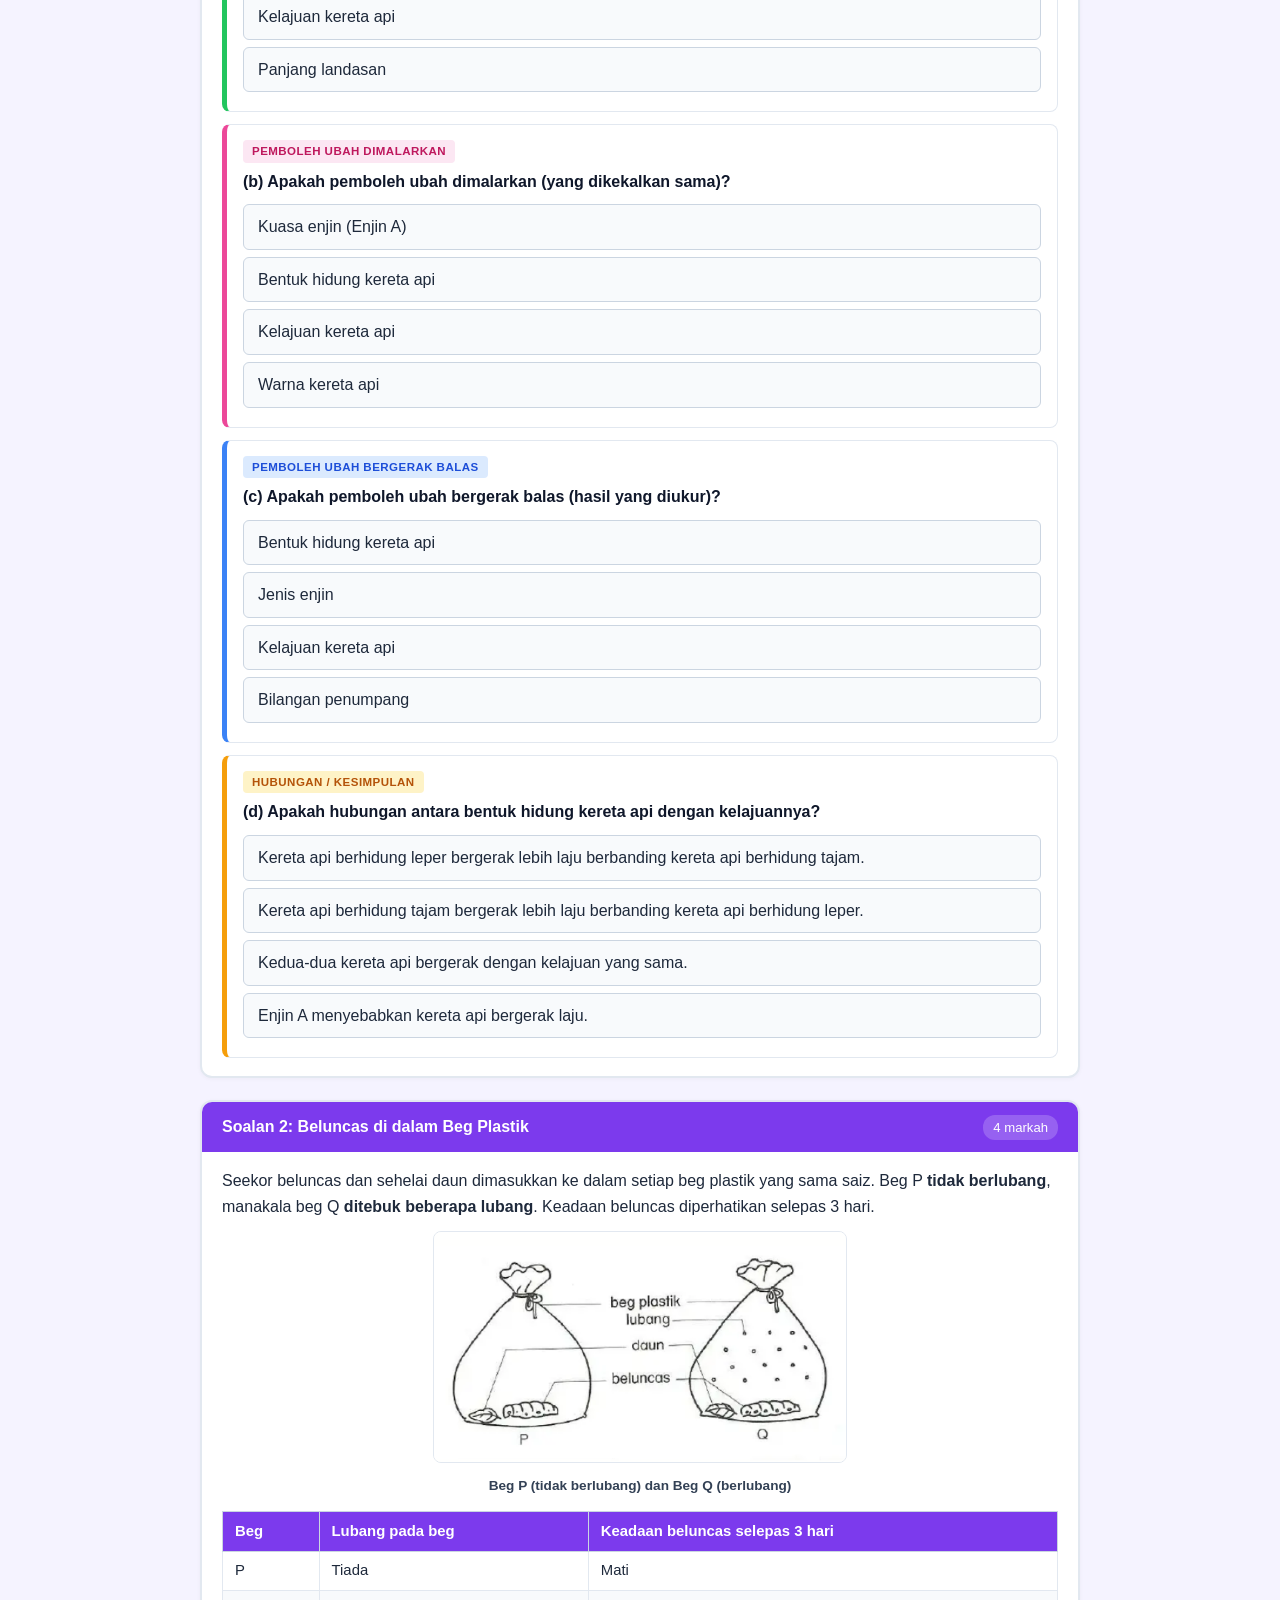
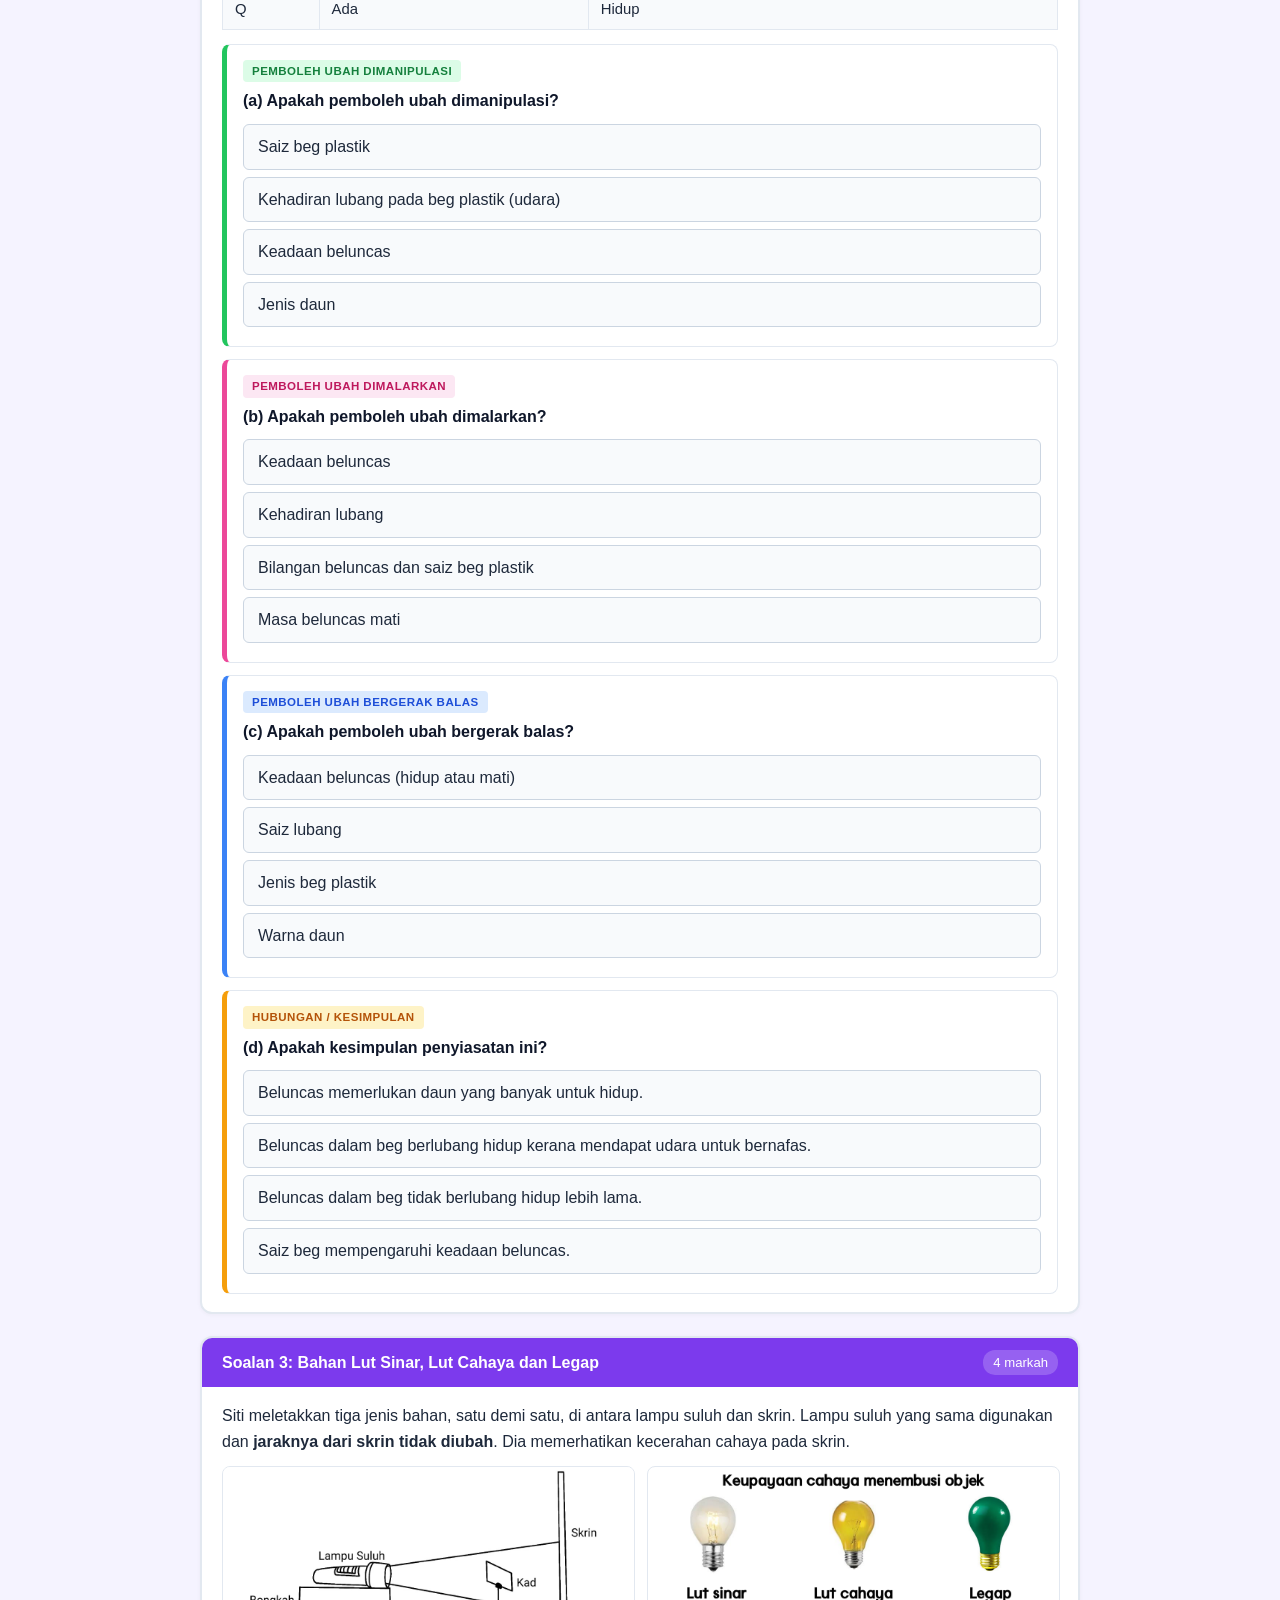
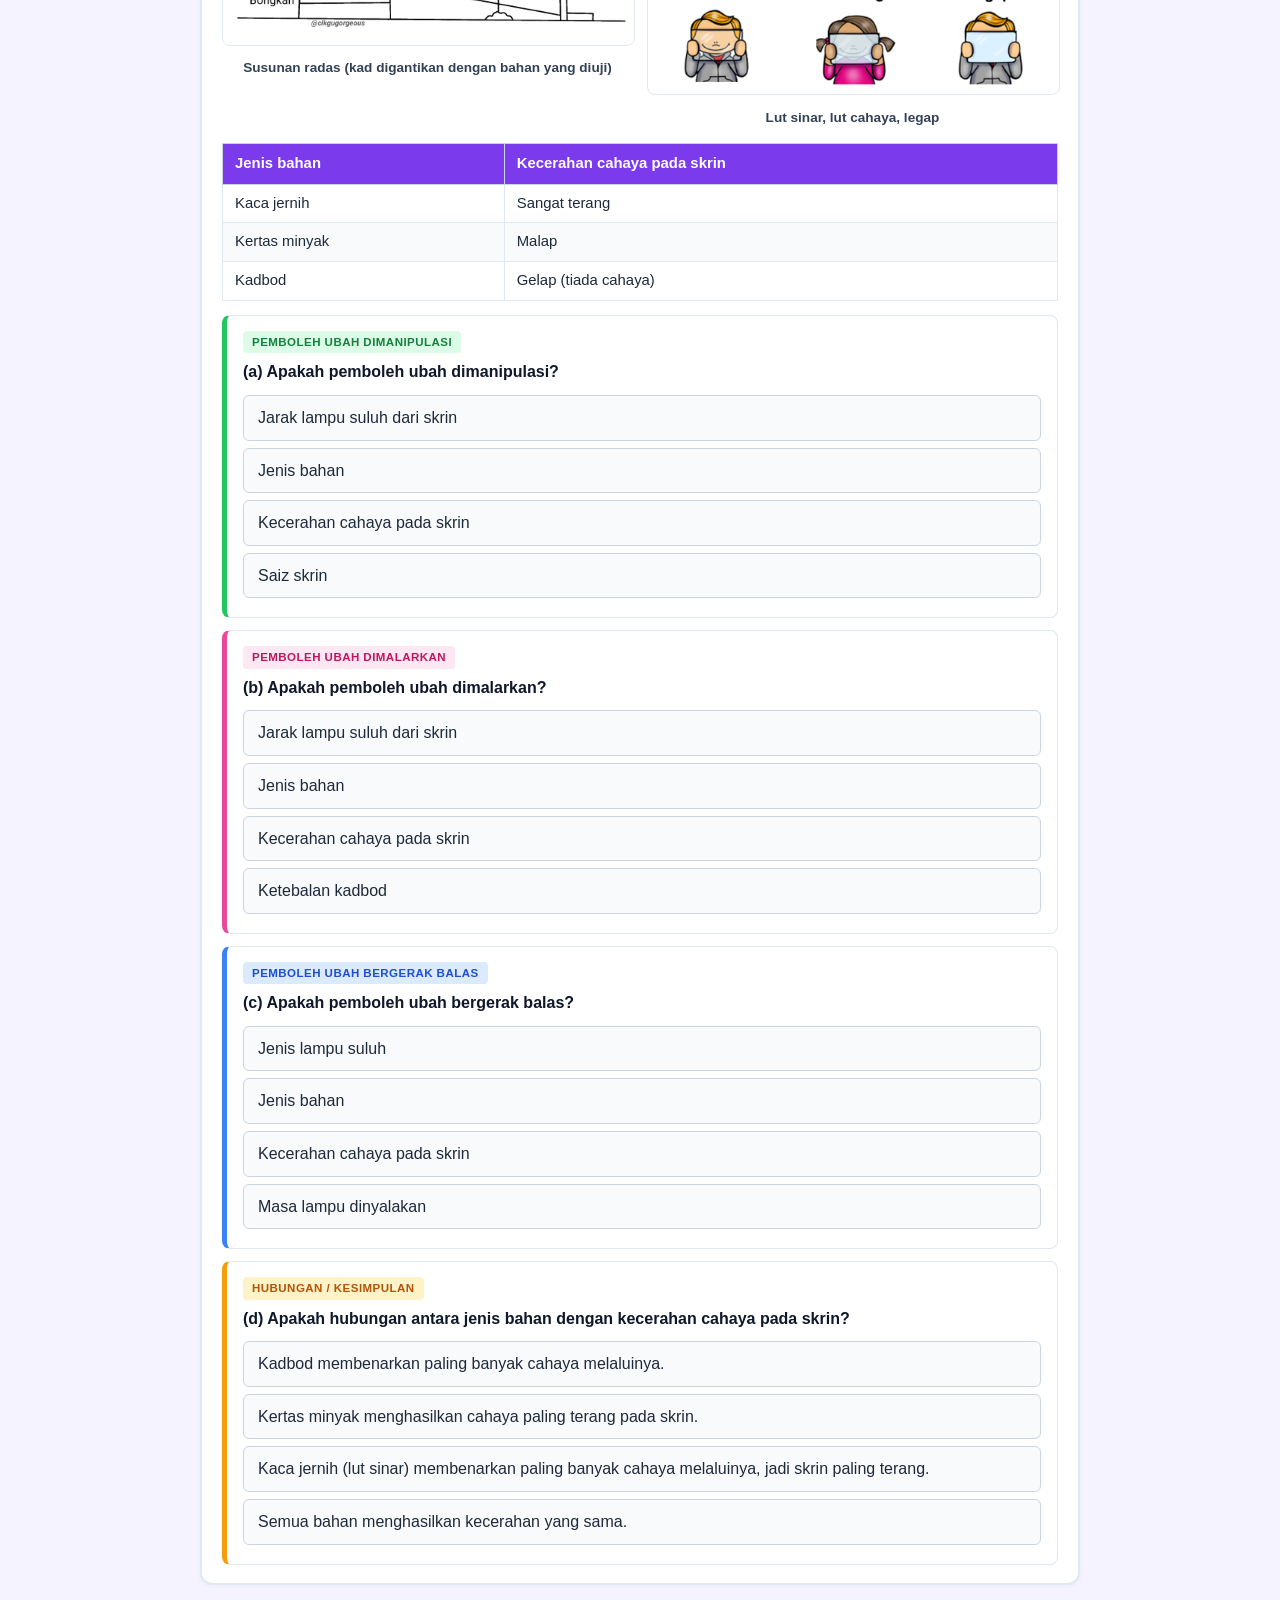
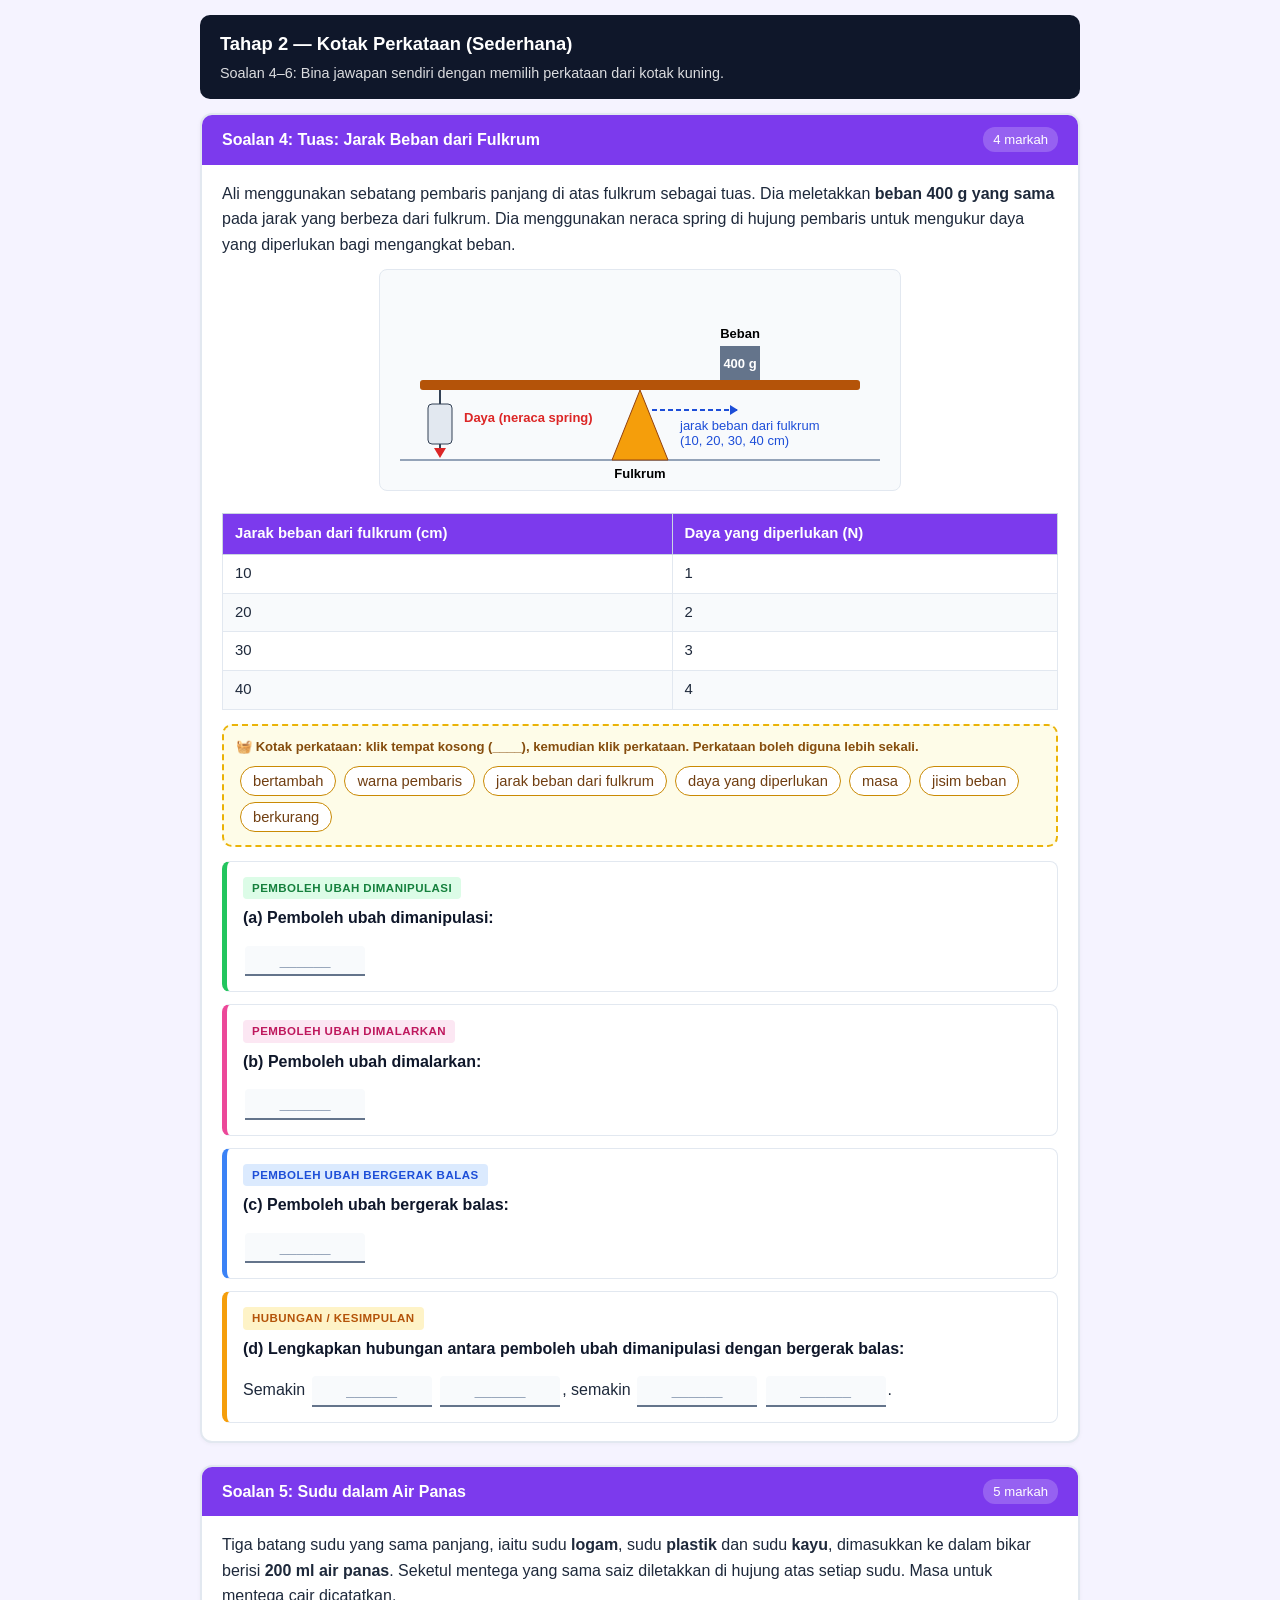
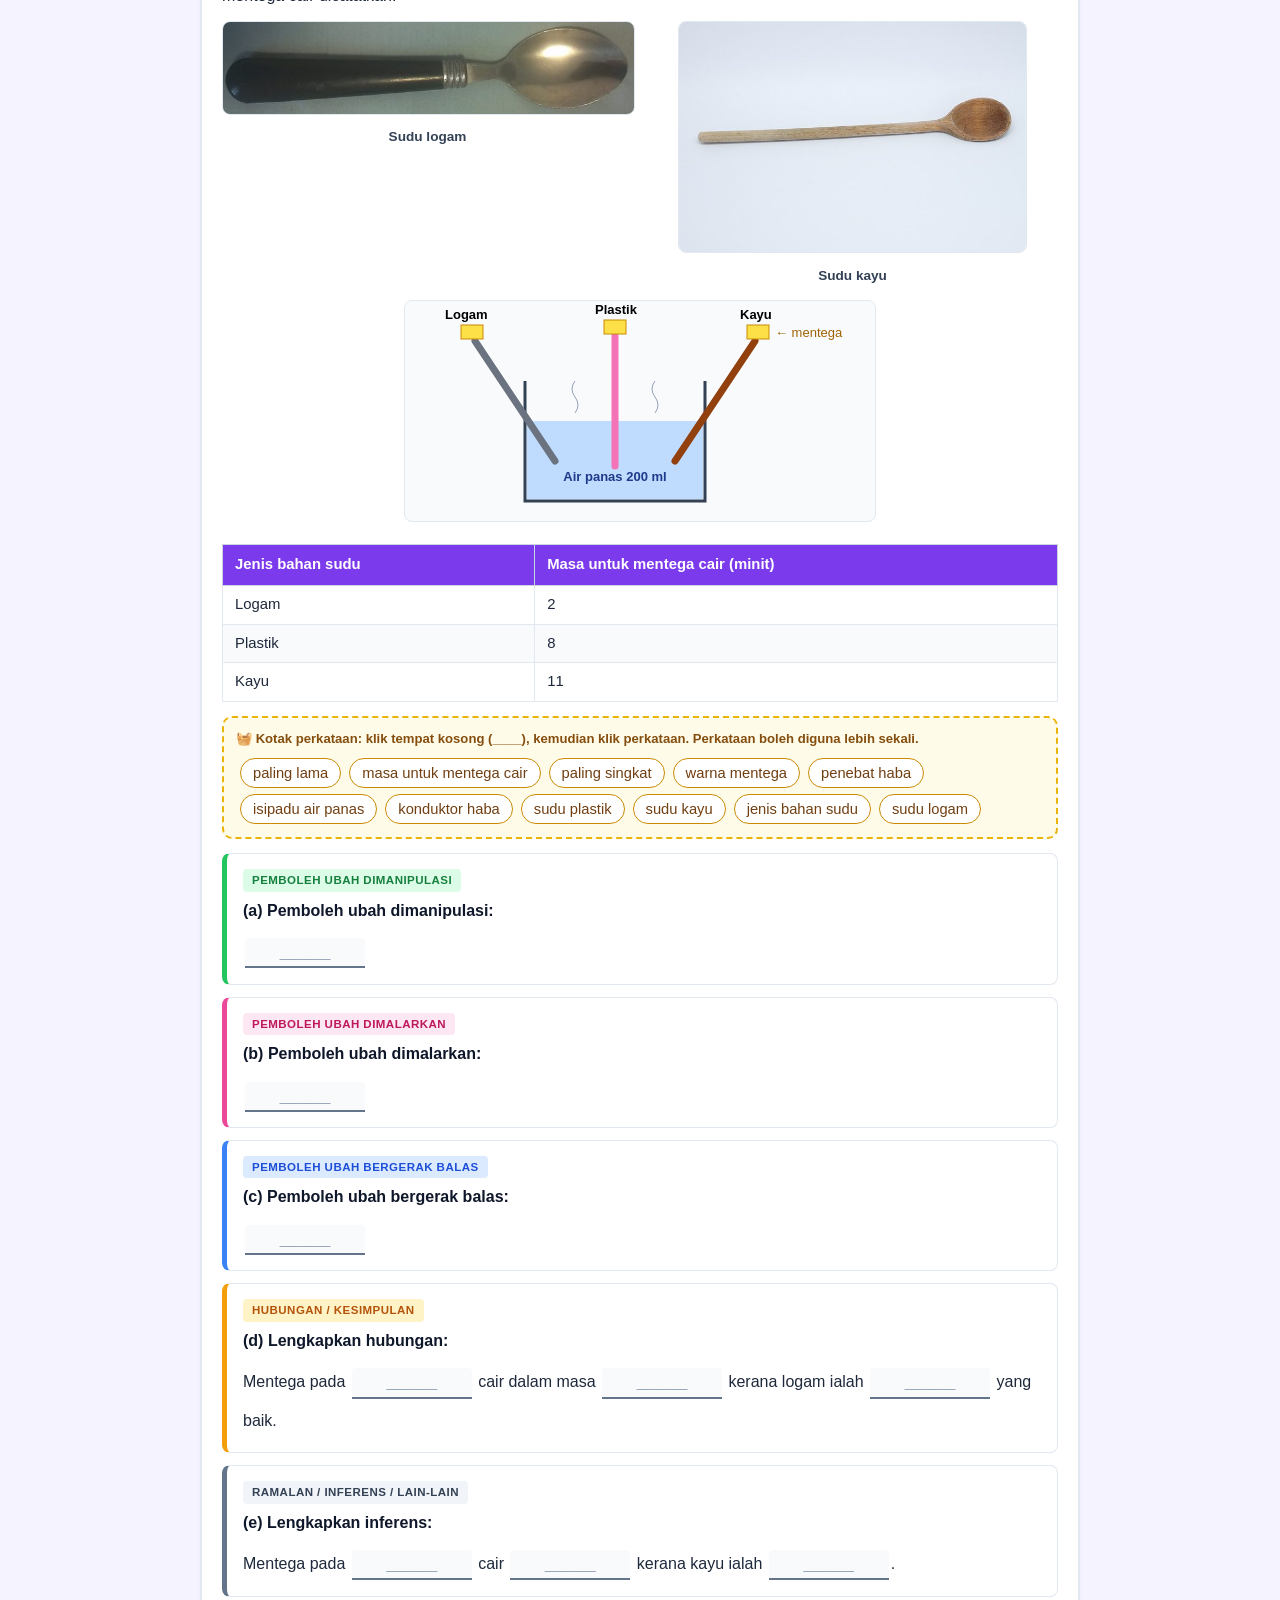
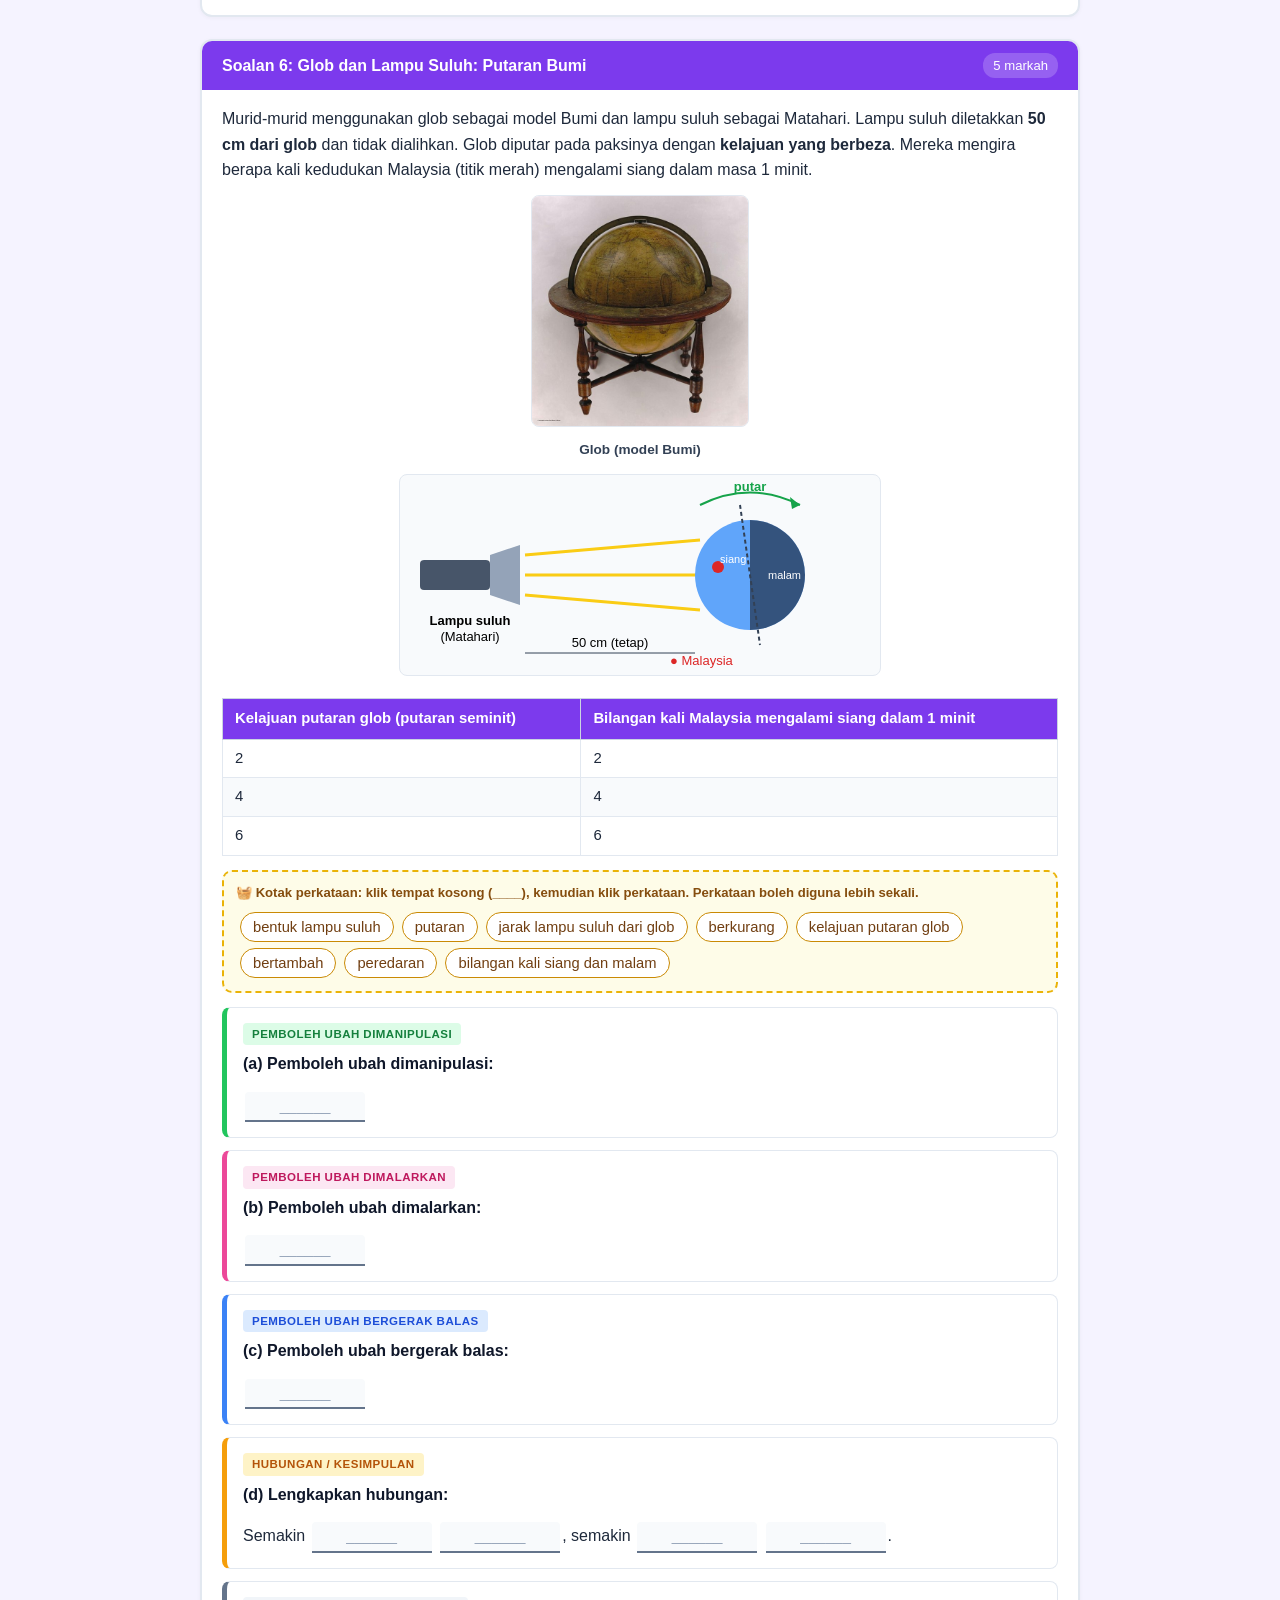
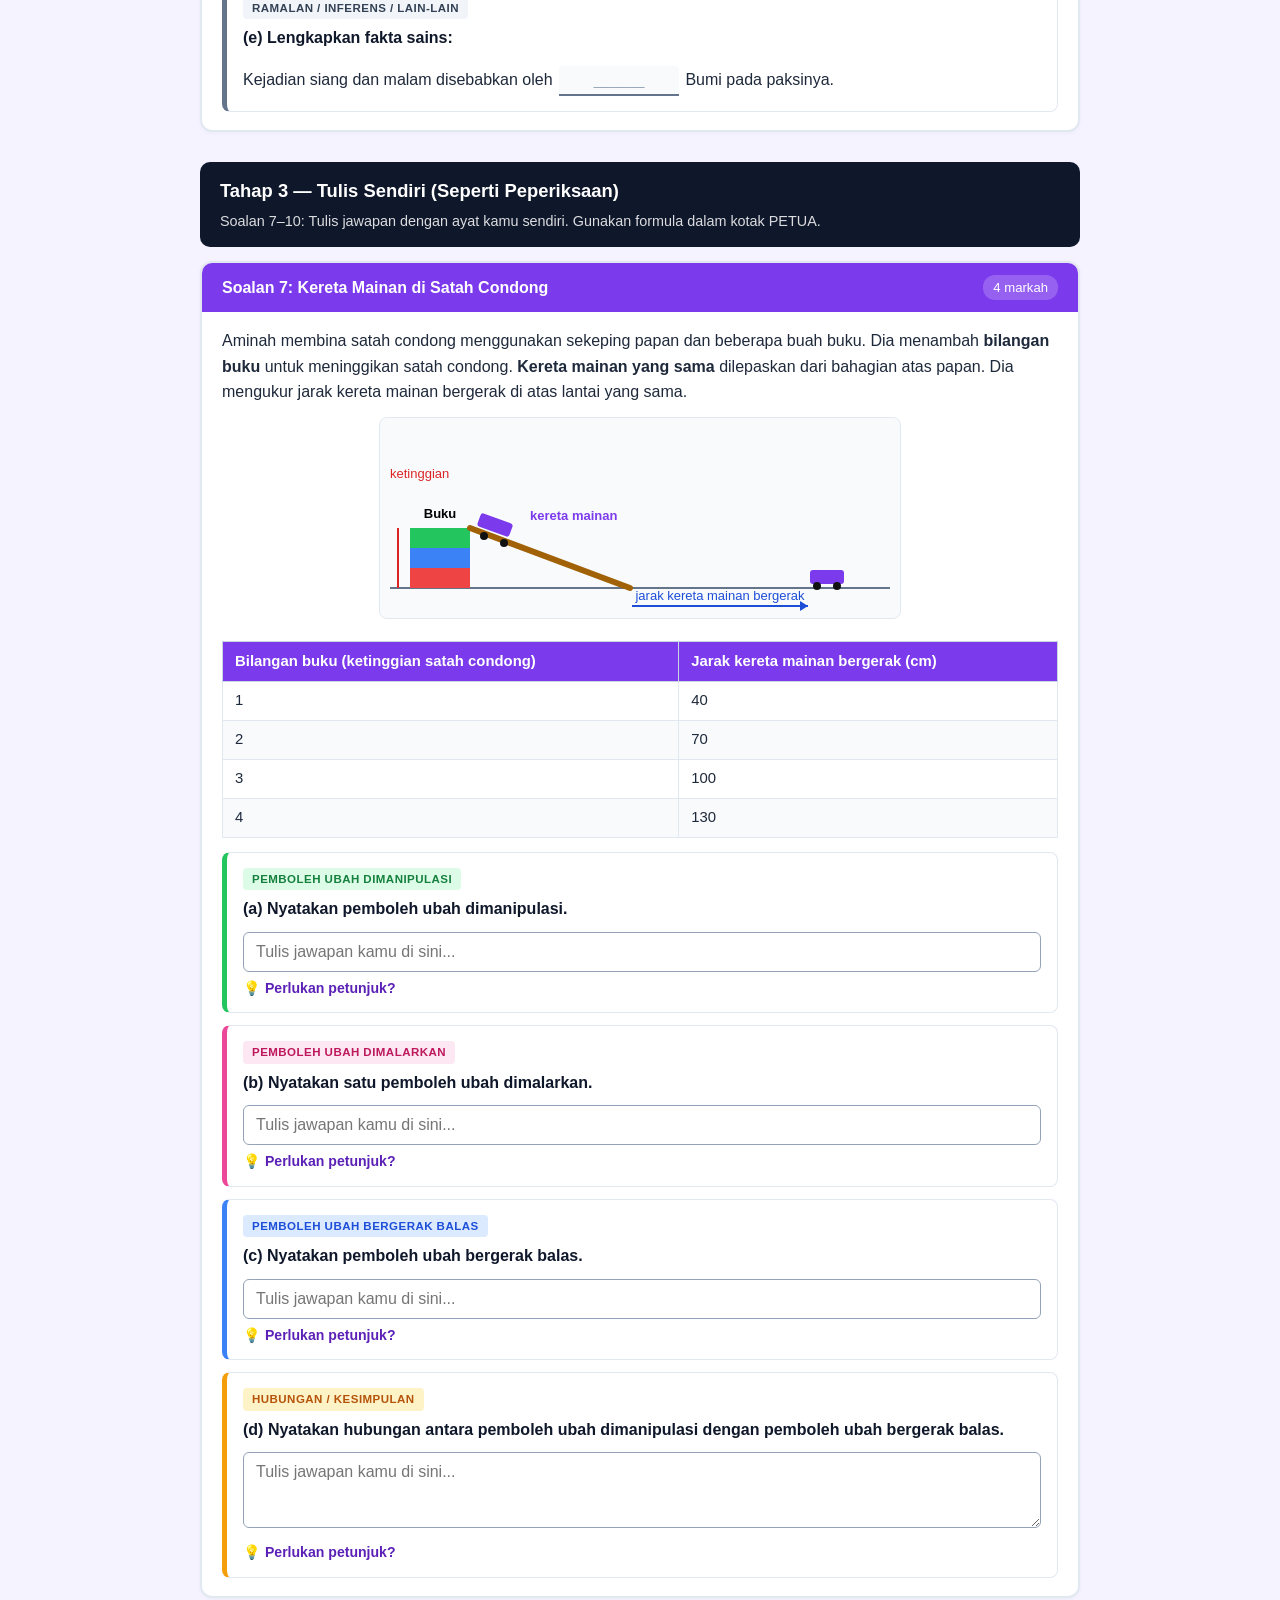
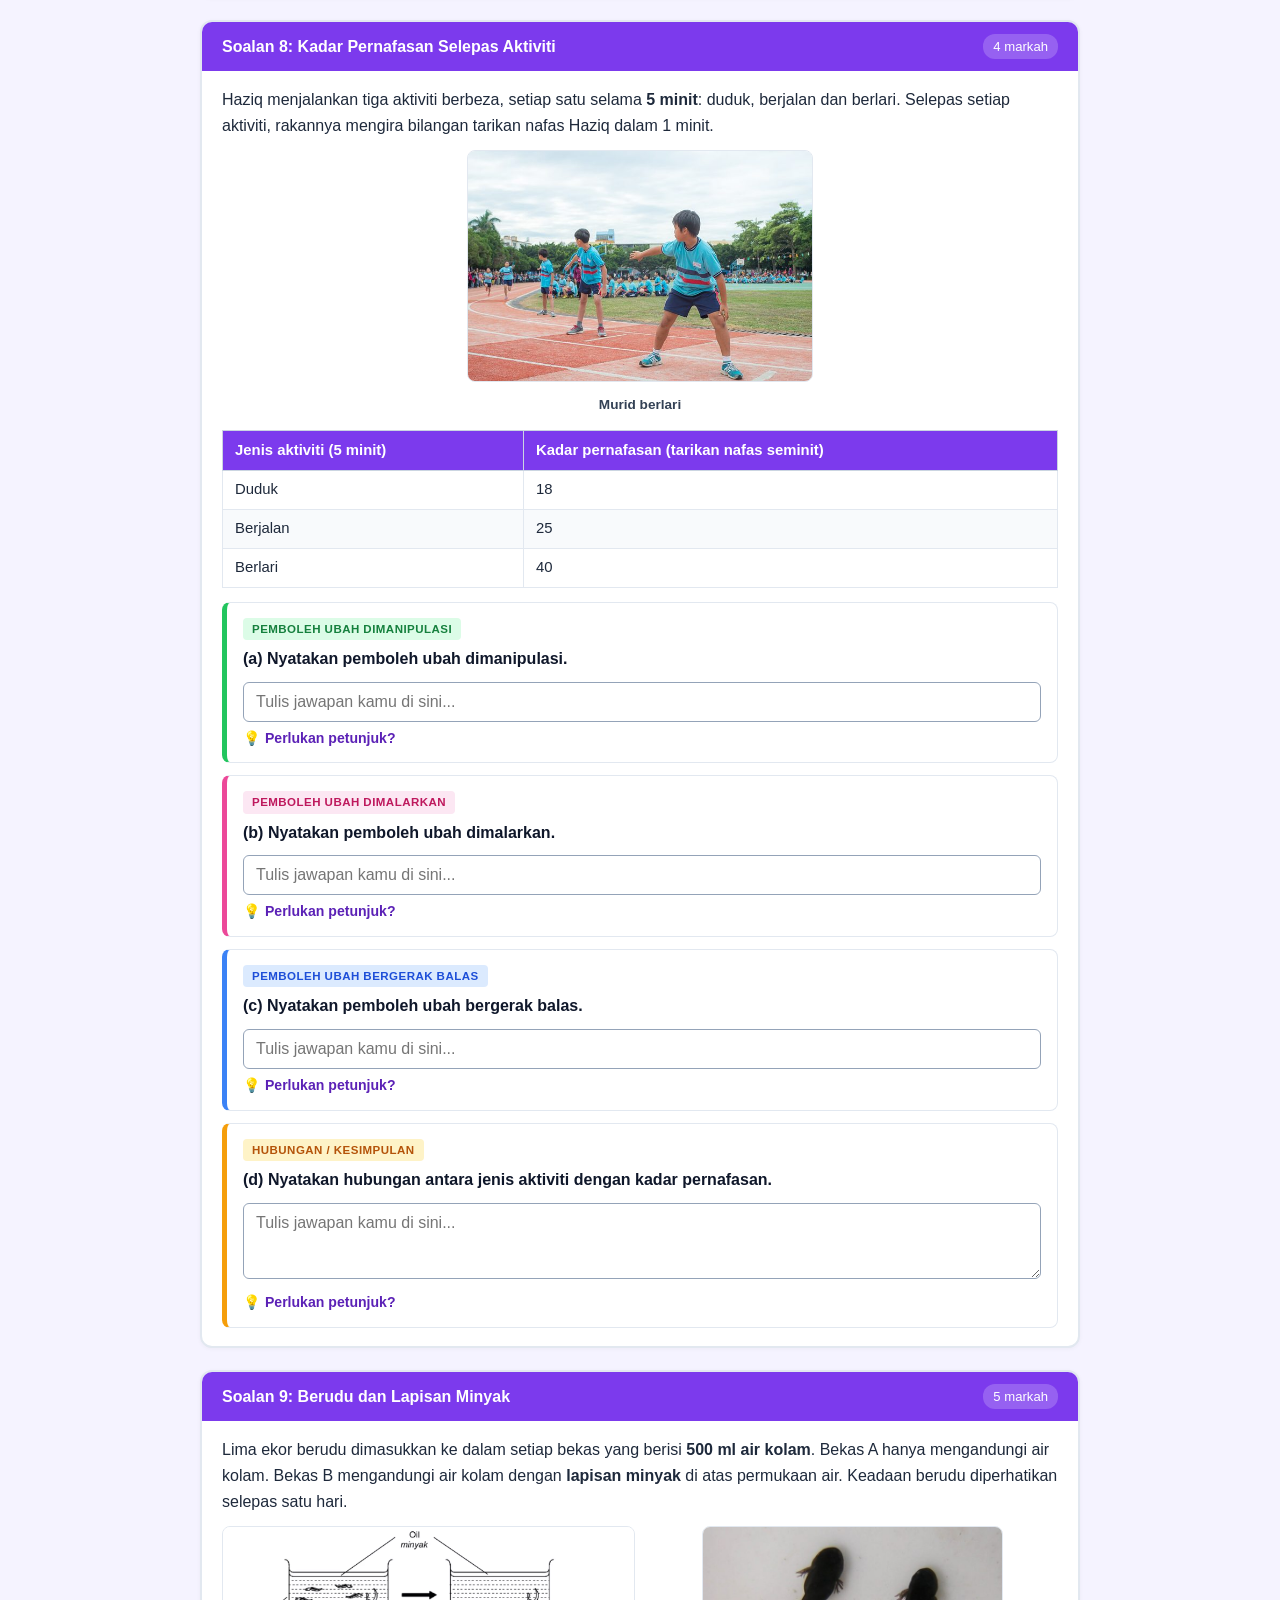
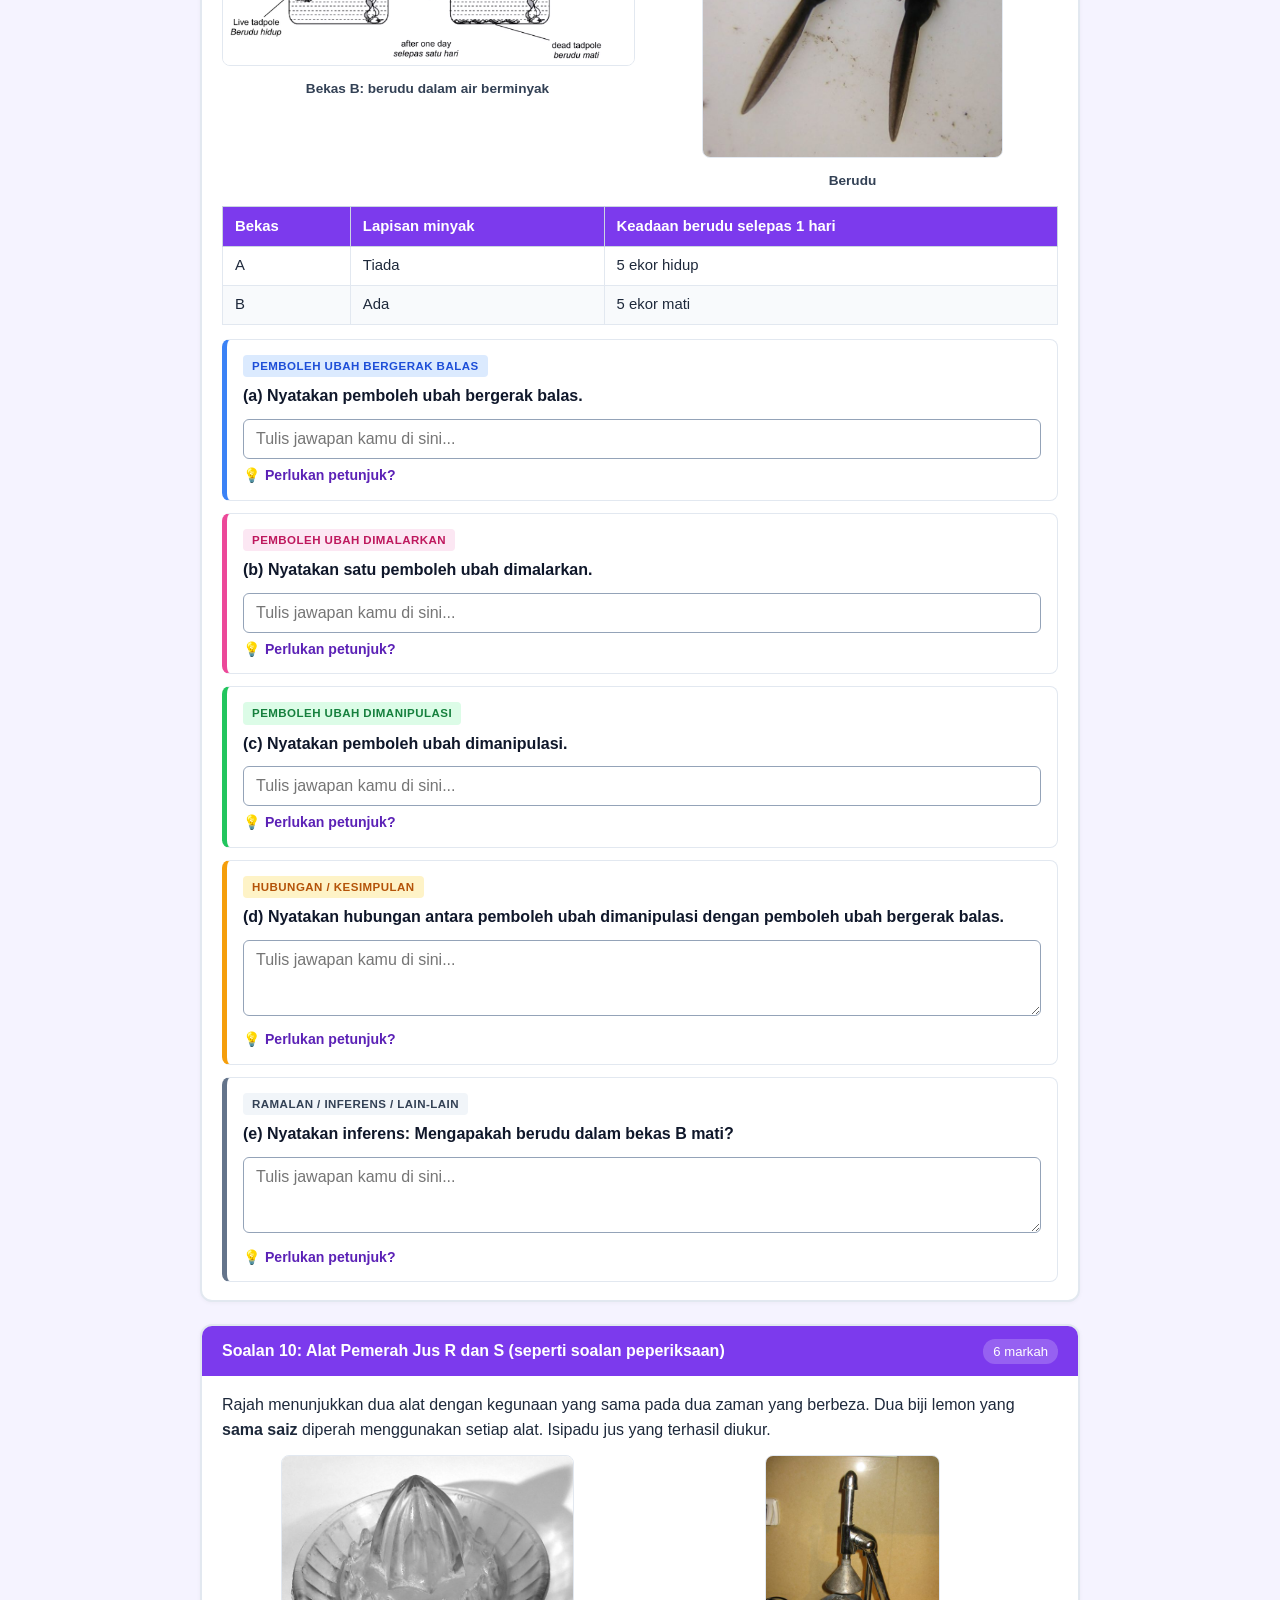
<file: Sains_Darjah4_Quiz_3.html>
<!DOCTYPE html>
<html lang="ms">
<head>
    <meta charset="UTF-8">
    <meta name="viewport" content="width=device-width, initial-scale=1.0">
    <title>Kuiz Sains Darjah 4 – Siri 3</title>
    <link rel="stylesheet" href="kuiz_pembolehubah.css">
</head>
<body>
<div class="container">
    <a class="back-link" href="index.html">← Kembali ke senarai kuiz</a>
    <div class="page-header">
        <h1>Kuiz Sains Darjah 4 – Siri 3: Pemboleh Ubah (Asas)</h1>
        <p class="subtitle">Bagi setiap penyiasatan, kenal pasti pemboleh ubah <b>dimanipulasi</b>, <b>dimalarkan</b> dan <b>bergerak balas</b>, kemudian nyatakan <b>hubungan</b>. Soalan 1–3 pilih jawapan, Soalan 4–6 guna kotak perkataan, Soalan 7–10 tulis sendiri seperti dalam peperiksaan. Klik <strong>Semak Jawapan</strong> di bawah selepas selesai.</p>
    </div>

    <details id="petua"></details>

    <div id="scoreBanner" class="score-banner"></div>
    <div id="quizContainer"></div>

    <button class="action-btn" id="submitBtn">Semak Jawapan &amp; Lihat Markah</button>
    <button class="reset-btn" id="resetBtn">Cuba Semula</button>
</div>

<script>
window.QUIZ = {
  theme: '#7c3aed', themeDark: '#5b21b6', themeSoft: '#f5f3ff',
  levels: [
    { from: 1, name: 'Tahap 1 — Pilih Jawapan (Mudah)', desc: 'Soalan 1–3: Pilih satu jawapan yang betul bagi setiap bahagian.' },
    { from: 4, name: 'Tahap 2 — Kotak Perkataan (Sederhana)', desc: 'Soalan 4–6: Bina jawapan sendiri dengan memilih perkataan dari kotak kuning.' },
    { from: 7, name: 'Tahap 3 — Tulis Sendiri (Seperti Peperiksaan)', desc: 'Soalan 7–10: Tulis jawapan dengan ayat kamu sendiri. Gunakan formula dalam kotak PETUA.' }
  ],
  credits: [
    'Shinkansen N700 — "N700 Series Shinkansen on Tokaido Line Tokyo March 2015", CC BY 4.0',
    'KTM Komuter Kelas 83 — "Class83EMU-KTMKomuter.JPG", CC BY-SA 3.0',
    'Glob — "A New American Thirteen Inch Terrestrial Globe", domain awam',
    'Sudu logam — "Stainless 23.jpg", domain awam; Sudu kayu — "Cuiller en bois - dessus.jpg", CC BY-SA 3.0',
    'Murid berlari — "2014-11-15 Relay race on the Sports day of Haikou Elementary School (Zhunan)", CC BY 2.0',
    'Berudu — "Tadpoles 10 days.jpg", CC BY-SA 3.0',
    'Pemerah R — "Zitronenpresse (fcm).jpg", CC BY-SA 4.0; Pemerah S — "Citrus lever press.jpg", domain awam'
  ],
  questions: [
    // ---------------- TAHAP 1: MCQ ----------------
    {
      title: 'Bentuk Hadapan Kereta Api',
      scenario: 'Dua buah kereta api diuji di atas landasan yang sama. Kedua-dua kereta api menggunakan <b>Enjin A</b> yang sama kuasa. Kereta api P mempunyai hidung yang <b>tajam</b>, manakala kereta api Q mempunyai hidung yang <b>leper</b>.',
      images: [
        { src: 'images/kereta_api_tajam.jpg', cap: 'Kereta api P — hidung tajam (Enjin A)' },
        { src: 'images/kereta_api_leper.jpg', cap: 'Kereta api Q — hidung leper (Enjin A)' }
      ],
      table: { headers: ['Kereta api', 'Bentuk hidung', 'Enjin', 'Kelajuan maksimum'],
        rows: [['P', 'Tajam', 'Enjin A', '321 km/j'], ['Q', 'Leper', 'Enjin A', '120 km/j']] },
      parts: [
        { kind: 'PD', type: 'mcq', prompt: 'Apakah pemboleh ubah dimanipulasi (yang sengaja dibezakan)?',
          options: ['Kuasa enjin', 'Bentuk hidung kereta api', 'Kelajuan kereta api', 'Panjang landasan'], answer: 1,
          explain: 'Hanya bentuk hidung yang berbeza (tajam vs leper). Itulah yang diubah.' },
        { kind: 'PM', type: 'mcq', prompt: 'Apakah pemboleh ubah dimalarkan (yang dikekalkan sama)?',
          options: ['Kuasa enjin (Enjin A)', 'Bentuk hidung kereta api', 'Kelajuan kereta api', 'Warna kereta api'], answer: 0,
          explain: 'Kedua-dua kereta api guna Enjin A, jadi kuasa enjin dimalarkan supaya ujian adil.' },
        { kind: 'PB', type: 'mcq', prompt: 'Apakah pemboleh ubah bergerak balas (hasil yang diukur)?',
          options: ['Bentuk hidung kereta api', 'Jenis enjin', 'Kelajuan kereta api', 'Bilangan penumpang'], answer: 2,
          explain: 'Kelajuan (km/j) ialah hasil yang diukur. Lihat lajur kanan jadual.' },
        { kind: 'HUB', type: 'mcq', prompt: 'Apakah hubungan antara bentuk hidung kereta api dengan kelajuannya?',
          options: ['Kereta api berhidung leper bergerak lebih laju berbanding kereta api berhidung tajam.',
                    'Kereta api berhidung tajam bergerak lebih laju berbanding kereta api berhidung leper.',
                    'Kedua-dua kereta api bergerak dengan kelajuan yang sama.',
                    'Enjin A menyebabkan kereta api bergerak laju.'], answer: 1,
          explain: 'Bentuk tajam (aerodinamik) mengurangkan rintangan udara, jadi P lebih laju (321 km/j berbanding 120 km/j).' }
      ]
    },
    {
      title: 'Beluncas di dalam Beg Plastik',
      scenario: 'Seekor beluncas dan sehelai daun dimasukkan ke dalam setiap beg plastik yang sama saiz. Beg P <b>tidak berlubang</b>, manakala beg Q <b>ditebuk beberapa lubang</b>. Keadaan beluncas diperhatikan selepas 3 hari.',
      images: [{ src: 'images/beluncas.PNG', cap: 'Beg P (tidak berlubang) dan Beg Q (berlubang)' }],
      table: { headers: ['Beg', 'Lubang pada beg', 'Keadaan beluncas selepas 3 hari'],
        rows: [['P', 'Tiada', 'Mati'], ['Q', 'Ada', 'Hidup']] },
      parts: [
        { kind: 'PD', type: 'mcq', prompt: 'Apakah pemboleh ubah dimanipulasi?',
          options: ['Saiz beg plastik', 'Kehadiran lubang pada beg plastik (udara)', 'Keadaan beluncas', 'Jenis daun'], answer: 1,
          explain: 'Satu beg ada lubang, satu lagi tiada. Lubang membenarkan udara masuk.' },
        { kind: 'PM', type: 'mcq', prompt: 'Apakah pemboleh ubah dimalarkan?',
          options: ['Keadaan beluncas', 'Kehadiran lubang', 'Bilangan beluncas dan saiz beg plastik', 'Masa beluncas mati'], answer: 2,
          explain: 'Setiap beg ada seekor beluncas dan saiznya sama. Jenis daun juga sama.' },
        { kind: 'PB', type: 'mcq', prompt: 'Apakah pemboleh ubah bergerak balas?',
          options: ['Keadaan beluncas (hidup atau mati)', 'Saiz lubang', 'Jenis beg plastik', 'Warna daun'], answer: 0,
          explain: 'Kita perhatikan sama ada beluncas hidup atau mati selepas 3 hari.' },
        { kind: 'HUB', type: 'mcq', prompt: 'Apakah kesimpulan penyiasatan ini?',
          options: ['Beluncas memerlukan daun yang banyak untuk hidup.',
                    'Beluncas dalam beg berlubang hidup kerana mendapat udara untuk bernafas.',
                    'Beluncas dalam beg tidak berlubang hidup lebih lama.',
                    'Saiz beg mempengaruhi keadaan beluncas.'], answer: 1,
          explain: 'Haiwan memerlukan udara (oksigen) untuk bernafas. Lubang membenarkan udara masuk.' }
      ]
    },
    {
      title: 'Bahan Lut Sinar, Lut Cahaya dan Legap',
      scenario: 'Siti meletakkan tiga jenis bahan, satu demi satu, di antara lampu suluh dan skrin. Lampu suluh yang sama digunakan dan <b>jaraknya dari skrin tidak diubah</b>. Dia memerhatikan kecerahan cahaya pada skrin.',
      images: [
        { src: 'images/lampusuluh.png', cap: 'Susunan radas (kad digantikan dengan bahan yang diuji)' },
        { src: 'images/lut_legap.png', cap: 'Lut sinar, lut cahaya, legap' }
      ],
      table: { headers: ['Jenis bahan', 'Kecerahan cahaya pada skrin'],
        rows: [['Kaca jernih', 'Sangat terang'], ['Kertas minyak', 'Malap'], ['Kadbod', 'Gelap (tiada cahaya)']] },
      parts: [
        { kind: 'PD', type: 'mcq', prompt: 'Apakah pemboleh ubah dimanipulasi?',
          options: ['Jarak lampu suluh dari skrin', 'Jenis bahan', 'Kecerahan cahaya pada skrin', 'Saiz skrin'], answer: 1,
          explain: 'Siti menukar bahan: kaca jernih, kertas minyak, kadbod.' },
        { kind: 'PM', type: 'mcq', prompt: 'Apakah pemboleh ubah dimalarkan?',
          options: ['Jarak lampu suluh dari skrin', 'Jenis bahan', 'Kecerahan cahaya pada skrin', 'Ketebalan kadbod'], answer: 0,
          explain: 'Jarak lampu suluh tidak diubah, dan lampu suluh yang sama digunakan.' },
        { kind: 'PB', type: 'mcq', prompt: 'Apakah pemboleh ubah bergerak balas?',
          options: ['Jenis lampu suluh', 'Jenis bahan', 'Kecerahan cahaya pada skrin', 'Masa lampu dinyalakan'], answer: 2,
          explain: 'Siti memerhatikan kecerahan cahaya pada skrin.' },
        { kind: 'HUB', type: 'mcq', prompt: 'Apakah hubungan antara jenis bahan dengan kecerahan cahaya pada skrin?',
          options: ['Kadbod membenarkan paling banyak cahaya melaluinya.',
                    'Kertas minyak menghasilkan cahaya paling terang pada skrin.',
                    'Kaca jernih (lut sinar) membenarkan paling banyak cahaya melaluinya, jadi skrin paling terang.',
                    'Semua bahan menghasilkan kecerahan yang sama.'], answer: 2,
          explain: 'Lut sinar → semua cahaya lalu (terang). Lut cahaya → sebahagian (malap). Legap → tiada (gelap).' }
      ]
    },

    // ---------------- TAHAP 2: WORD BANK ----------------
    {
      title: 'Tuas: Jarak Beban dari Fulkrum',
      scenario: 'Ali menggunakan sebatang pembaris panjang di atas fulkrum sebagai tuas. Dia meletakkan <b>beban 400 g yang sama</b> pada jarak yang berbeza dari fulkrum. Dia menggunakan neraca spring di hujung pembaris untuk mengukur daya yang diperlukan bagi mengangkat beban.',
      svg: `<svg viewBox="0 0 520 220" width="520" xmlns="http://www.w3.org/2000/svg" font-family="Arial, sans-serif" font-size="13">
        <line x1="20" y1="190" x2="500" y2="190" stroke="#94a3b8" stroke-width="2"/>
        <rect x="40" y="110" width="440" height="10" rx="3" fill="#b45309"/>
        <polygon points="260,120 232,190 288,190" fill="#f59e0b" stroke="#92400e"/>
        <text x="260" y="208" text-anchor="middle" font-weight="bold">Fulkrum</text>
        <rect x="340" y="76" width="40" height="34" fill="#64748b"/>
        <text x="360" y="98" text-anchor="middle" fill="white" font-weight="bold">400 g</text>
        <text x="360" y="68" text-anchor="middle" font-weight="bold">Beban</text>
        <line x1="272" y1="140" x2="358" y2="140" stroke="#1d4ed8" stroke-width="2" stroke-dasharray="5 3"/>
        <polygon points="358,140 350,135 350,145" fill="#1d4ed8"/>
        <text x="300" y="160" fill="#1d4ed8">jarak beban dari fulkrum</text>
        <text x="300" y="175" fill="#1d4ed8">(10, 20, 30, 40 cm)</text>
        <line x1="60" y1="120" x2="60" y2="134" stroke="#334155" stroke-width="2"/>
        <rect x="48" y="134" width="24" height="40" rx="4" fill="#e2e8f0" stroke="#334155"/>
        <line x1="60" y1="174" x2="60" y2="186" stroke="#334155" stroke-width="2"/>
        <polygon points="60,188 54,178 66,178" fill="#dc2626"/>
        <text x="84" y="152" fill="#dc2626" font-weight="bold">Daya (neraca spring)</text>
      </svg>`,
      table: { headers: ['Jarak beban dari fulkrum (cm)', 'Daya yang diperlukan (N)'],
        rows: [['10', '1'], ['20', '2'], ['30', '3'], ['40', '4']] },
      chips: ['jarak beban dari fulkrum', 'daya yang diperlukan', 'jisim beban', 'bertambah', 'berkurang', 'warna pembaris', 'masa'],
      parts: [
        { kind: 'PD', type: 'bank', prompt: 'Pemboleh ubah dimanipulasi:', template: '{0}', accept: [['jarak beban dari fulkrum']],
          explain: 'Ali mengubah jarak beban: 10, 20, 30, 40 cm.' },
        { kind: 'PM', type: 'bank', prompt: 'Pemboleh ubah dimalarkan:', template: '{0}', accept: [['jisim beban']],
          explain: 'Beban 400 g yang sama digunakan setiap kali.' },
        { kind: 'PB', type: 'bank', prompt: 'Pemboleh ubah bergerak balas:', template: '{0}', accept: [['daya yang diperlukan']],
          explain: 'Neraca spring mengukur daya yang diperlukan.' },
        { kind: 'HUB', type: 'bank', prompt: 'Lengkapkan hubungan antara pemboleh ubah dimanipulasi dengan bergerak balas:',
          template: 'Semakin {0} {1}, semakin {2} {3}.',
          accept: [['bertambah', 'jarak beban dari fulkrum', 'bertambah', 'daya yang diperlukan'],
                   ['berkurang', 'jarak beban dari fulkrum', 'berkurang', 'daya yang diperlukan']],
          explain: 'Lihat jadual: jarak naik 10 → 40 cm, daya pun naik 1 → 4 N. Kedua-duanya bertambah.' }
      ]
    },
    {
      title: 'Sudu dalam Air Panas',
      scenario: 'Tiga batang sudu yang sama panjang, iaitu sudu <b>logam</b>, sudu <b>plastik</b> dan sudu <b>kayu</b>, dimasukkan ke dalam bikar berisi <b>200 ml air panas</b>. Seketul mentega yang sama saiz diletakkan di hujung atas setiap sudu. Masa untuk mentega cair dicatatkan.',
      images: [
        { src: 'images/sudu_logam.jpg', cap: 'Sudu logam' },
        { src: 'images/sudu_kayu.jpg', cap: 'Sudu kayu' }
      ],
      svg: `<svg viewBox="0 0 470 220" width="470" xmlns="http://www.w3.org/2000/svg" font-family="Arial, sans-serif" font-size="13">
        <path d="M120 80 L120 200 L300 200 L300 80" fill="none" stroke="#334155" stroke-width="3"/>
        <rect x="122" y="120" width="176" height="78" fill="#bfdbfe"/>
        <text x="210" y="180" text-anchor="middle" fill="#1e3a8a" font-weight="bold">Air panas 200 ml</text>
        <path d="M170 112 q6 -8 0 -16 q-6 -8 0 -16" stroke="#94a3b8" fill="none"/>
        <path d="M250 112 q6 -8 0 -16 q-6 -8 0 -16" stroke="#94a3b8" fill="none"/>
        <line x1="150" y1="160" x2="70" y2="40" stroke="#6b7280" stroke-width="7" stroke-linecap="round"/>
        <rect x="56" y="24" width="22" height="14" fill="#fde047" stroke="#ca8a04"/>
        <text x="40" y="18" font-weight="bold">Logam</text>
        <line x1="210" y1="165" x2="210" y2="35" stroke="#f472b6" stroke-width="7" stroke-linecap="round"/>
        <rect x="199" y="19" width="22" height="14" fill="#fde047" stroke="#ca8a04"/>
        <text x="190" y="13" font-weight="bold">Plastik</text>
        <line x1="270" y1="160" x2="350" y2="40" stroke="#92400e" stroke-width="7" stroke-linecap="round"/>
        <rect x="342" y="24" width="22" height="14" fill="#fde047" stroke="#ca8a04"/>
        <text x="335" y="18" font-weight="bold">Kayu</text>
        <text x="370" y="36" fill="#a16207">← mentega</text>
      </svg>`,
      table: { headers: ['Jenis bahan sudu', 'Masa untuk mentega cair (minit)'],
        rows: [['Logam', '2'], ['Plastik', '8'], ['Kayu', '11']] },
      chips: ['jenis bahan sudu', 'masa untuk mentega cair', 'isipadu air panas', 'sudu logam', 'sudu kayu', 'sudu plastik',
              'paling singkat', 'paling lama', 'konduktor haba', 'penebat haba', 'warna mentega'],
      parts: [
        { kind: 'PD', type: 'bank', prompt: 'Pemboleh ubah dimanipulasi:', template: '{0}', accept: [['jenis bahan sudu']],
          explain: 'Bahan sudu dibezakan: logam, plastik, kayu.' },
        { kind: 'PM', type: 'bank', prompt: 'Pemboleh ubah dimalarkan:', template: '{0}', accept: [['isipadu air panas']],
          explain: 'Isipadu air panas sama (200 ml). Saiz mentega dan panjang sudu juga sama.' },
        { kind: 'PB', type: 'bank', prompt: 'Pemboleh ubah bergerak balas:', template: '{0}', accept: [['masa untuk mentega cair']],
          explain: 'Masa (minit) diukur. Lihat lajur kanan jadual.' },
        { kind: 'HUB', type: 'bank', prompt: 'Lengkapkan hubungan:',
          template: 'Mentega pada {0} cair dalam masa {1} kerana logam ialah {2} yang baik.',
          accept: [['sudu logam', 'paling singkat', 'konduktor haba']],
          explain: 'Logam mengalirkan haba dengan cepat (konduktor haba), jadi mentega cair dalam 2 minit sahaja.' },
        { kind: 'LAIN', type: 'bank', prompt: 'Lengkapkan inferens:',
          template: 'Mentega pada {0} cair {1} kerana kayu ialah {2}.',
          accept: [['sudu kayu', 'paling lama', 'penebat haba']],
          explain: 'Kayu tidak mengalirkan haba dengan baik (penebat haba), jadi mentega mengambil masa 11 minit.' }
      ]
    },
    {
      title: 'Glob dan Lampu Suluh: Putaran Bumi',
      scenario: 'Murid-murid menggunakan glob sebagai model Bumi dan lampu suluh sebagai Matahari. Lampu suluh diletakkan <b>50 cm dari glob</b> dan tidak dialihkan. Glob diputar pada paksinya dengan <b>kelajuan yang berbeza</b>. Mereka mengira berapa kali kedudukan Malaysia (titik merah) mengalami siang dalam masa 1 minit.',
      images: [{ src: 'images/glob.jpg', cap: 'Glob (model Bumi)' }],
      svg: `<svg viewBox="0 0 480 200" width="480" xmlns="http://www.w3.org/2000/svg" font-family="Arial, sans-serif" font-size="13">
        <rect x="20" y="85" width="70" height="30" rx="4" fill="#475569"/>
        <polygon points="90,80 120,70 120,130 90,120" fill="#94a3b8"/>
        <text x="70" y="150" text-anchor="middle" font-weight="bold">Lampu suluh</text>
        <text x="70" y="166" text-anchor="middle">(Matahari)</text>
        <line x1="125" y1="80" x2="300" y2="65" stroke="#facc15" stroke-width="3"/>
        <line x1="125" y1="100" x2="300" y2="100" stroke="#facc15" stroke-width="3"/>
        <line x1="125" y1="120" x2="300" y2="135" stroke="#facc15" stroke-width="3"/>
        <circle cx="350" cy="100" r="55" fill="#60a5fa"/>
        <path d="M350 45 A55 55 0 0 1 350 155 Z" fill="#1e293b" opacity="0.65"/>
        <line x1="340" y1="30" x2="360" y2="170" stroke="#334155" stroke-width="2" stroke-dasharray="4 3"/>
        <circle cx="318" cy="92" r="6" fill="#dc2626"/>
        <text x="270" y="190" fill="#dc2626">● Malaysia</text>
        <text x="320" y="88" font-size="11" fill="white">siang</text>
        <text x="368" y="104" font-size="11" fill="white">malam</text>
        <path d="M300 30 Q350 5 400 30" fill="none" stroke="#16a34a" stroke-width="2"/>
        <polygon points="400,30 390,22 392,34" fill="#16a34a"/>
        <text x="350" y="16" text-anchor="middle" fill="#16a34a" font-weight="bold">putar</text>
        <line x1="125" y1="178" x2="295" y2="178" stroke="#334155"/>
        <text x="210" y="172" text-anchor="middle">50 cm (tetap)</text>
      </svg>`,
      table: { headers: ['Kelajuan putaran glob (putaran seminit)', 'Bilangan kali Malaysia mengalami siang dalam 1 minit'],
        rows: [['2', '2'], ['4', '4'], ['6', '6']] },
      chips: ['kelajuan putaran glob', 'bilangan kali siang dan malam', 'jarak lampu suluh dari glob', 'bertambah', 'berkurang',
              'putaran', 'peredaran', 'bentuk lampu suluh'],
      parts: [
        { kind: 'PD', type: 'bank', prompt: 'Pemboleh ubah dimanipulasi:', template: '{0}', accept: [['kelajuan putaran glob']],
          explain: 'Glob diputar dengan kelajuan berbeza: 2, 4, 6 putaran seminit.' },
        { kind: 'PM', type: 'bank', prompt: 'Pemboleh ubah dimalarkan:', template: '{0}', accept: [['jarak lampu suluh dari glob']],
          explain: 'Lampu suluh kekal 50 cm dari glob.' },
        { kind: 'PB', type: 'bank', prompt: 'Pemboleh ubah bergerak balas:', template: '{0}', accept: [['bilangan kali siang dan malam']],
          explain: 'Murid mengira berapa kali Malaysia mengalami siang (dan malam).' },
        { kind: 'HUB', type: 'bank', prompt: 'Lengkapkan hubungan:', template: 'Semakin {0} {1}, semakin {2} {3}.',
          accept: [['bertambah', 'kelajuan putaran glob', 'bertambah', 'bilangan kali siang dan malam'],
                   ['berkurang', 'kelajuan putaran glob', 'berkurang', 'bilangan kali siang dan malam']],
          explain: 'Kelajuan naik 2 → 6, bilangan siang pun naik 2 → 6.' },
        { kind: 'LAIN', type: 'bank', prompt: 'Lengkapkan fakta sains:', template: 'Kejadian siang dan malam disebabkan oleh {0} Bumi pada paksinya.',
          accept: [['putaran']],
          explain: 'Bumi berputar pada paksinya dari barat ke timur. Satu putaran lengkap = 24 jam. (Peredaran = Bumi mengelilingi Matahari.)' }
      ]
    },

    // ---------------- TAHAP 3: WRITTEN ----------------
    {
      title: 'Kereta Mainan di Satah Condong',
      scenario: 'Aminah membina satah condong menggunakan sekeping papan dan beberapa buah buku. Dia menambah <b>bilangan buku</b> untuk meninggikan satah condong. <b>Kereta mainan yang sama</b> dilepaskan dari bahagian atas papan. Dia mengukur jarak kereta mainan bergerak di atas lantai yang sama.',
      svg: `<svg viewBox="0 0 520 200" width="520" xmlns="http://www.w3.org/2000/svg" font-family="Arial, sans-serif" font-size="13">
        <line x1="10" y1="170" x2="510" y2="170" stroke="#64748b" stroke-width="2"/>
        <rect x="30" y="150" width="60" height="20" fill="#ef4444"/>
        <rect x="30" y="130" width="60" height="20" fill="#3b82f6"/>
        <rect x="30" y="110" width="60" height="20" fill="#22c55e"/>
        <text x="60" y="100" text-anchor="middle" font-weight="bold">Buku</text>
        <line x1="90" y1="110" x2="250" y2="170" stroke="#a16207" stroke-width="6" stroke-linecap="round"/>
        <rect x="98" y="100" width="34" height="14" rx="3" fill="#7c3aed" transform="rotate(20 115 107)"/>
        <circle cx="104" cy="118" r="4" fill="#111"/><circle cx="124" cy="125" r="4" fill="#111"/>
        <text x="150" y="102" fill="#7c3aed" font-weight="bold">kereta mainan</text>
        <rect x="430" y="152" width="34" height="14" rx="3" fill="#7c3aed"/>
        <circle cx="437" cy="168" r="4" fill="#111"/><circle cx="457" cy="168" r="4" fill="#111"/>
        <line x1="252" y1="188" x2="428" y2="188" stroke="#1d4ed8" stroke-width="2"/>
        <polygon points="428,188 420,183 420,193" fill="#1d4ed8"/>
        <text x="340" y="182" text-anchor="middle" fill="#1d4ed8">jarak kereta mainan bergerak</text>
        <line x1="18" y1="110" x2="18" y2="170" stroke="#dc2626" stroke-width="2"/>
        <text x="10" y="60" fill="#dc2626">ketinggian</text>
      </svg>`,
      table: { headers: ['Bilangan buku (ketinggian satah condong)', 'Jarak kereta mainan bergerak (cm)'],
        rows: [['1', '40'], ['2', '70'], ['3', '100'], ['4', '130']] },
      parts: [
        { kind: 'PD', type: 'write', prompt: 'Nyatakan pemboleh ubah dimanipulasi.',
          rubric: [{ all: [['ketinggian', 'tinggi', 'bilangan buku', 'jumlah buku', 'buku']], none: ['jarak'] }],
          model: ['Ketinggian satah condong', 'Bilangan buku'], hint: 'Apa yang Aminah tambah / ubah? Lihat lajur KIRI jadual.' },
        { kind: 'PM', type: 'write', prompt: 'Nyatakan satu pemboleh ubah dimalarkan.',
          rubric: [{ all: [['kereta', 'permukaan', 'lantai', 'jisim', 'panjang papan', 'papan']], none: ['jarak', 'ketinggian', 'bilangan buku'] }],
          model: ['Kereta mainan yang sama / jisim kereta mainan', 'Permukaan lantai', 'Panjang papan'],
          hint: 'Apa yang SAMA setiap kali? (Baca ayat: "kereta mainan yang sama", "lantai yang sama")' },
        { kind: 'PB', type: 'write', prompt: 'Nyatakan pemboleh ubah bergerak balas.',
          rubric: [{ all: [['jarak', 'jauh']], none: ['ketinggian', 'bilangan buku'] }],
          model: ['Jarak kereta mainan bergerak'], hint: 'Apa yang Aminah UKUR dengan pembaris? Lihat lajur KANAN jadual.' },
        { kind: 'HUB', type: 'write', long: true, prompt: 'Nyatakan hubungan antara pemboleh ubah dimanipulasi dengan pemboleh ubah bergerak balas.',
          rubric: [{ trend: { a: ['ketinggian satah condong', 'satah condong', 'ketinggian', 'satah', 'bilangan buku', 'buku', 'papan'],
                              b: ['jarak', 'kereta mainan', 'kereta'], same: true } }],
          model: ['Semakin bertambah ketinggian satah condong, semakin bertambah jarak kereta mainan bergerak.',
                  'Semakin banyak buku, semakin jauh kereta mainan bergerak.'],
          hint: 'Ini nombor, jadi guna formula: "Semakin bertambah ______, semakin ______ ______."' }
      ]
    },
    {
      title: 'Kadar Pernafasan Selepas Aktiviti',
      scenario: 'Haziq menjalankan tiga aktiviti berbeza, setiap satu selama <b>5 minit</b>: duduk, berjalan dan berlari. Selepas setiap aktiviti, rakannya mengira bilangan tarikan nafas Haziq dalam 1 minit.',
      images: [{ src: 'images/murid_berlari.jpg', cap: 'Murid berlari' }],
      table: { headers: ['Jenis aktiviti (5 minit)', 'Kadar pernafasan (tarikan nafas seminit)'],
        rows: [['Duduk', '18'], ['Berjalan', '25'], ['Berlari', '40']] },
      parts: [
        { kind: 'PD', type: 'write', prompt: 'Nyatakan pemboleh ubah dimanipulasi.',
          rubric: [{ all: [['aktiviti', 'senaman', 'kegiatan', 'duduk berjalan berlari']], none: ['kadar', 'nafas', 'pernafasan', 'tempoh', 'minit'] }],
          model: ['Jenis aktiviti'], hint: 'Apa yang Haziq tukar-tukar? Duduk, berjalan, berlari ialah jenis ______.' },
        { kind: 'PM', type: 'write', prompt: 'Nyatakan pemboleh ubah dimalarkan.',
          rubric: [{ all: [['tempoh', 'masa', 'minit', 'murid', 'orang', 'haziq', 'budak']], none: ['kadar', 'nafas', 'pernafasan'] }],
          model: ['Tempoh aktiviti (5 minit)', 'Murid yang sama (Haziq)'], hint: 'Setiap aktiviti dibuat selama berapa minit?' },
        { kind: 'PB', type: 'write', prompt: 'Nyatakan pemboleh ubah bergerak balas.',
          rubric: [{ all: [['pernafasan', 'nafas', 'bernafas', 'tarikan']] }],
          model: ['Kadar pernafasan', 'Bilangan tarikan nafas seminit'], hint: 'Apa yang rakannya KIRA?' },
        { kind: 'HUB', type: 'write', long: true, prompt: 'Nyatakan hubungan antara jenis aktiviti dengan kadar pernafasan.',
          rubric: [
            { trend: { a: ['jenis aktiviti', 'aktiviti', 'senaman', 'bersenam', 'pergerakan'], b: ['kadar pernafasan', 'pernafasan', 'bernafas', 'nafas', 'tarikan'], same: true } },
            { compare: { win: ['berlari', 'lari'], lose: ['duduk', 'berjalan', 'jalan'], b: ['pernafasan', 'bernafas', 'nafas', 'tarikan'], winDir: 1 } }
          ],
          model: ['Semakin cergas/aktif aktiviti, semakin tinggi kadar pernafasan.',
                  'Kadar pernafasan semasa berlari lebih tinggi berbanding semasa duduk.'],
          hint: 'Aktiviti ialah JENIS, jadi boleh tulis: "Kadar pernafasan semasa ______ lebih tinggi berbanding semasa ______."' }
      ]
    },
    {
      title: 'Berudu dan Lapisan Minyak',
      scenario: 'Lima ekor berudu dimasukkan ke dalam setiap bekas yang berisi <b>500 ml air kolam</b>. Bekas A hanya mengandungi air kolam. Bekas B mengandungi air kolam dengan <b>lapisan minyak</b> di atas permukaan air. Keadaan berudu diperhatikan selepas satu hari.',
      images: [
        { src: 'images/berudu.png', cap: 'Bekas B: berudu dalam air berminyak' },
        { src: 'images/berudu_foto.jpg', cap: 'Berudu' }
      ],
      table: { headers: ['Bekas', 'Lapisan minyak', 'Keadaan berudu selepas 1 hari'],
        rows: [['A', 'Tiada', '5 ekor hidup'], ['B', 'Ada', '5 ekor mati']] },
      parts: [
        { kind: 'PB', type: 'write', prompt: 'Nyatakan pemboleh ubah bergerak balas.',
          rubric: [{ all: [['keadaan', 'hidup', 'mati', 'bilangan berudu yang hidup', 'bernafas']], none: ['minyak'] }],
          model: ['Keadaan berudu (hidup atau mati)', 'Bilangan berudu yang hidup'], hint: 'Apa yang diperhatikan selepas satu hari?' },
        { kind: 'PM', type: 'write', prompt: 'Nyatakan satu pemboleh ubah dimalarkan.',
          rubric: [{ all: [['bilangan berudu', 'lima', '5', 'isipadu', 'air kolam', '500', 'saiz bekas', 'bekas', 'jenis berudu']], none: ['minyak', 'keadaan', 'hidup', 'mati'] }],
          model: ['Bilangan berudu (5 ekor)', 'Isipadu air kolam (500 ml)'], hint: 'Ada dua nombor dalam ayat soalan yang SAMA untuk kedua-dua bekas.' },
        { kind: 'PD', type: 'write', prompt: 'Nyatakan pemboleh ubah dimanipulasi.',
          rubric: [{ all: [['minyak', 'berminyak']] }],
          model: ['Kehadiran lapisan minyak', 'Ada atau tiada minyak'], hint: 'Apakah beza bekas A dengan bekas B?' },
        { kind: 'HUB', type: 'write', long: true, prompt: 'Nyatakan hubungan antara pemboleh ubah dimanipulasi dengan pemboleh ubah bergerak balas.',
          rubric: [
            { all: [['minyak', 'berminyak'], ['mati', 'tidak hidup', 'tidak dapat bernafas', 'tak dapat bernafas', 'lemas']], none: ['tiada minyak mati', 'tanpa minyak mati'] },
            { all: [['tanpa minyak', 'tiada minyak', 'tidak berminyak', 'tak ada minyak', 'tiada lapisan minyak', 'tanpa lapisan minyak', 'bekas a'], ['hidup']] }
          ],
          model: ['Berudu dalam air yang ada lapisan minyak mati, manakala berudu dalam air tanpa minyak hidup.',
                  'Kehadiran lapisan minyak menyebabkan berudu mati.'],
          hint: 'Ini ADA / TIADA, jadi sebut: "Berudu dalam air yang ada minyak ______, berudu dalam air tanpa minyak ______."' },
        { kind: 'LAIN', type: 'write', long: true, prompt: 'Nyatakan inferens: Mengapakah berudu dalam bekas B mati?',
          rubric: [{ all: [['udara', 'oksigen', 'bernafas', 'nafas', 'pernafasan']] }],
          model: ['Lapisan minyak menghalang udara/oksigen sampai ke air, jadi berudu tidak dapat bernafas.'],
          hint: 'Berudu memerlukan sesuatu dari udara untuk hidup...' }
      ]
    },
    {
      title: 'Alat Pemerah Jus R dan S (seperti soalan peperiksaan)',
      scenario: 'Rajah menunjukkan dua alat dengan kegunaan yang sama pada dua zaman yang berbeza. Dua biji lemon yang <b>sama saiz</b> diperah menggunakan setiap alat. Isipadu jus yang terhasil diukur.',
      images: [
        { src: 'images/pemerah_R.jpg', cap: 'Alat R' },
        { src: 'images/pemerah_S.jpg', cap: 'Alat S' }
      ],
      table: { headers: ['Alat', 'Isipadu jus lemon (ml)'], rows: [['R', '40'], ['S', '90']] },
      parts: [
        { kind: 'PB', type: 'write', prompt: 'Nyatakan pemboleh ubah bergerak balas.',
          rubric: [{ all: [['jus']] , none: ['jenis alat'] }],
          model: ['Isipadu jus lemon', 'Jumlah jus lemon yang diperah'], hint: 'Apa yang diukur (ml)?' },
        { kind: 'PM', type: 'write', prompt: 'Nyatakan pemboleh ubah dimalarkan.',
          rubric: [{ all: [['lemon', 'limau', 'buah']], none: ['jus'] }, { all: [['saiz', 'bilangan', 'dua biji', '2 biji', 'jenis buah']], none: ['jus', 'alat'] }],
          model: ['Saiz lemon', 'Bilangan lemon (dua biji)'],
          hint: 'Apa yang SAMA untuk kedua-dua alat? (Baca ayat: "lemon yang sama saiz")' },
        { kind: 'PD', type: 'write', prompt: 'Nyatakan pemboleh ubah dimanipulasi.',
          rubric: [{ all: [['alat*', 'pemerah', 'mesin', 'r dan s']], none: ['isipadu', 'jumlah', 'saiz lemon'] }],
          model: ['Jenis alat pemerah'], hint: 'Apakah beza R dan S?' },
        { kind: 'HUB', type: 'write', long: true, prompt: 'Nyatakan hubungan antara pemboleh ubah dimanipulasi dengan pemboleh ubah bergerak balas.',
          rubric: [{ compare: { win: ['alat s', 'pemerah s', 's', 'tuas', 'mesin ringkas', 'moden'], lose: ['alat r', 'pemerah r', 'r', 'lama', 'tradisional'],
                                b: ['jus'], winDir: 1 } }],
          model: ['Alat S menghasilkan isipadu jus yang lebih banyak berbanding alat R.',
                  'Alat R menghasilkan jus yang lebih sedikit daripada alat S.'],
          hint: 'Jangan tulis "jus tidak sama" sahaja! Sebut alat MANA yang menghasilkan jus LEBIH BANYAK.' },
        { kind: 'LAIN', type: 'write', long: true, prompt: 'Ramalkan masa yang diambil oleh alat R berbanding dengan alat S untuk memerah jus.',
          rubric: [{ compare: { win: ['alat r', 'pemerah r', 'r'], lose: ['alat s', 'pemerah s', 's'], b: ['masa', 'tempoh'], needB: false, winDir: 1,
                                dirMap: { cepat: -1, pantas: -1, laju: -1, sekejap: -1, singkat: -1, lambat: 1, lama: 1, panjang: 1 } } }],
          model: ['Alat R mengambil masa yang lebih lama berbanding alat S.', 'Alat S mengambil masa yang lebih singkat daripada alat R.'],
          hint: 'Alat S guna tuas, jadi lebih mudah. Alat mana yang lebih LAMA?' },
        { kind: 'LAIN', type: 'write', prompt: 'Namakan mesin ringkas yang terdapat pada alat S.',
          rubric: [{ all: [['tuas']] }], model: ['Tuas'], hint: 'Pemegang panjang yang ditekan ke bawah dan berpusing pada satu titik (fulkrum).' }
      ]
    }
  ]
};
</script>
<script src="kuiz_pembolehubah.js"></script>
</body>
</html>
</file>
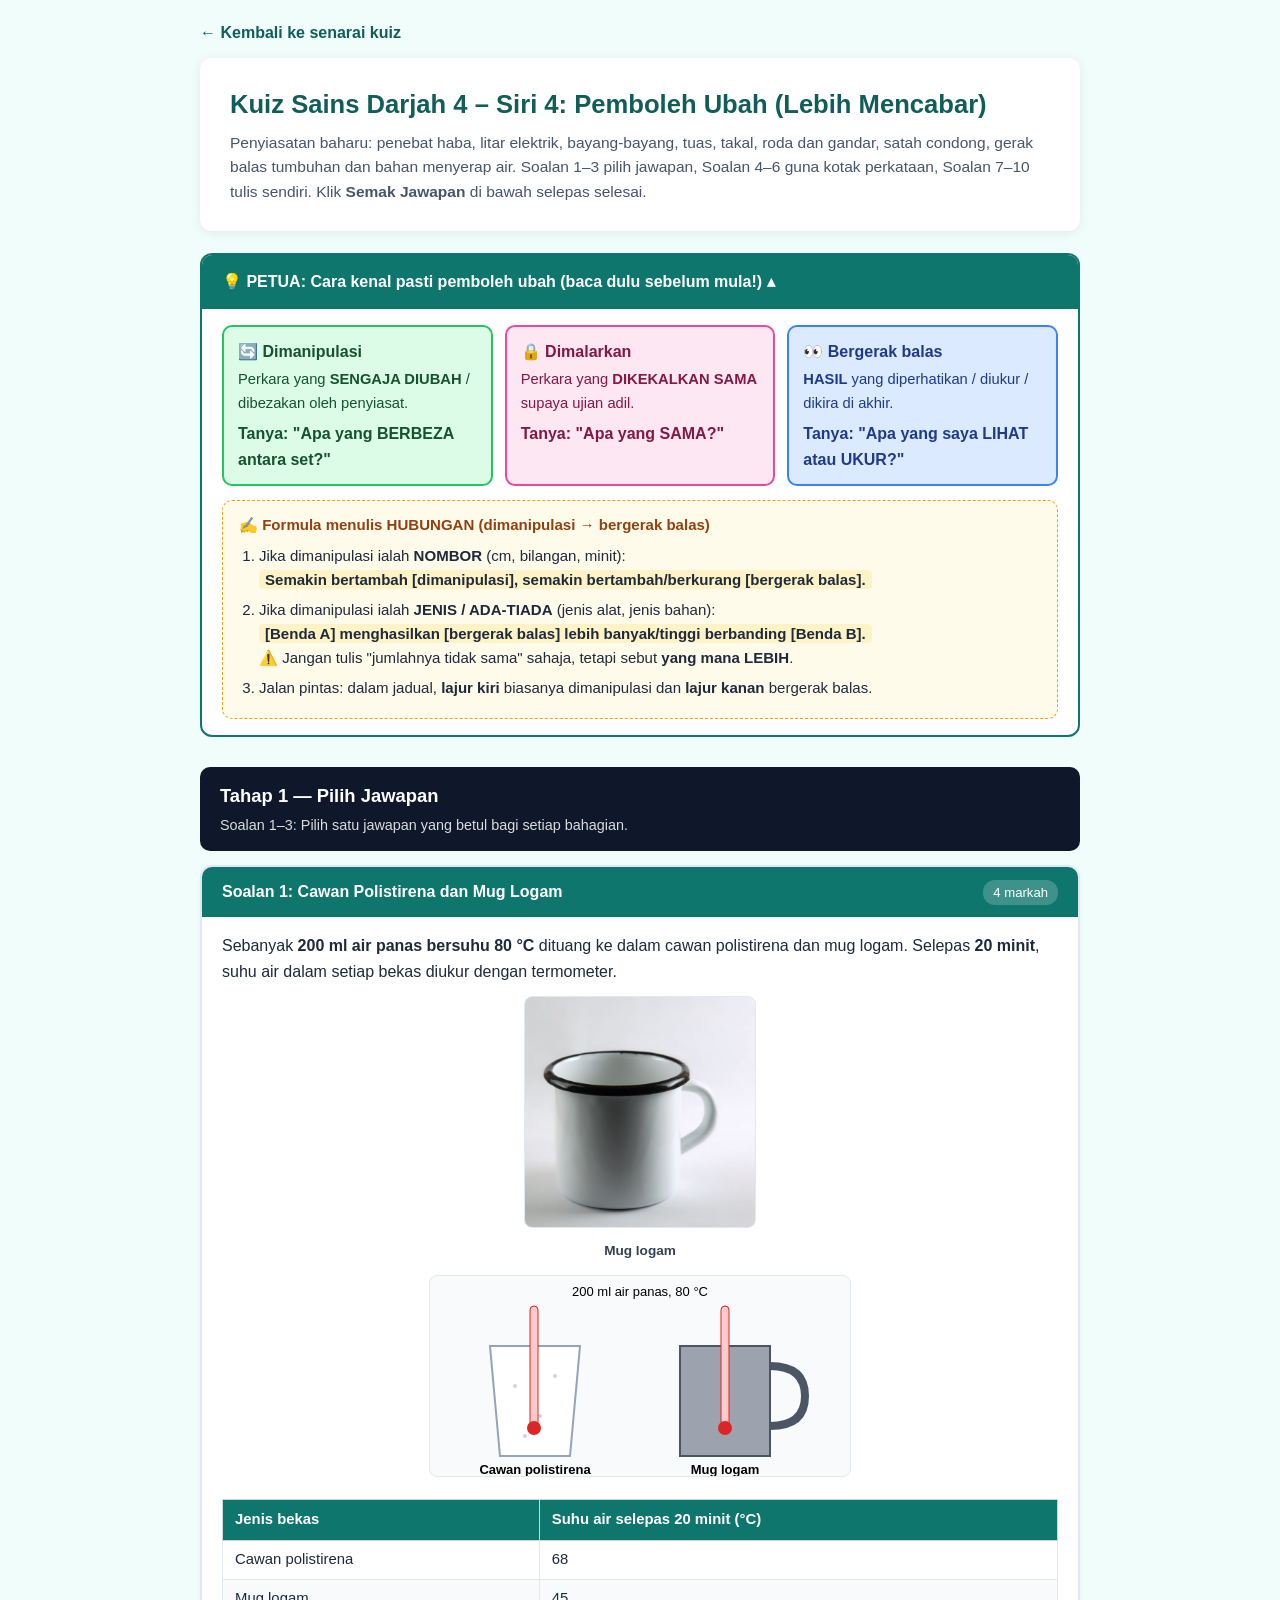
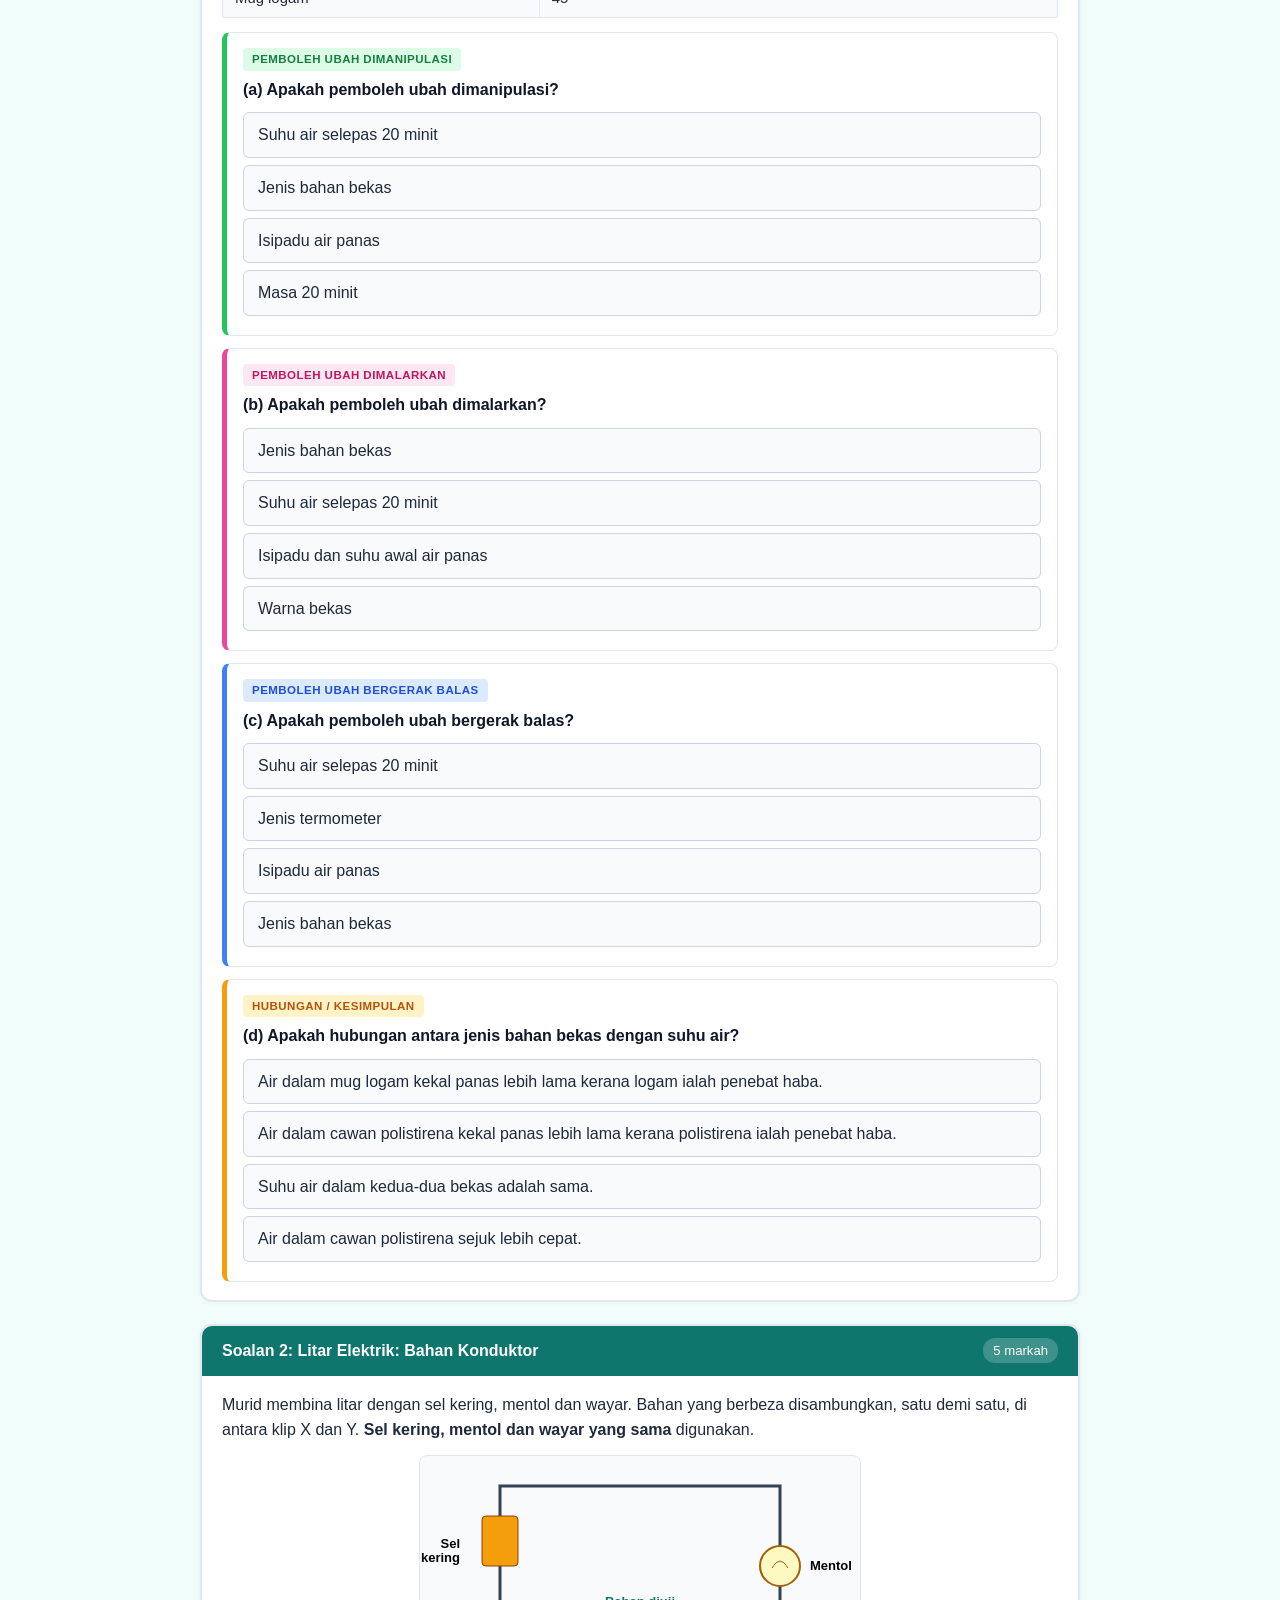
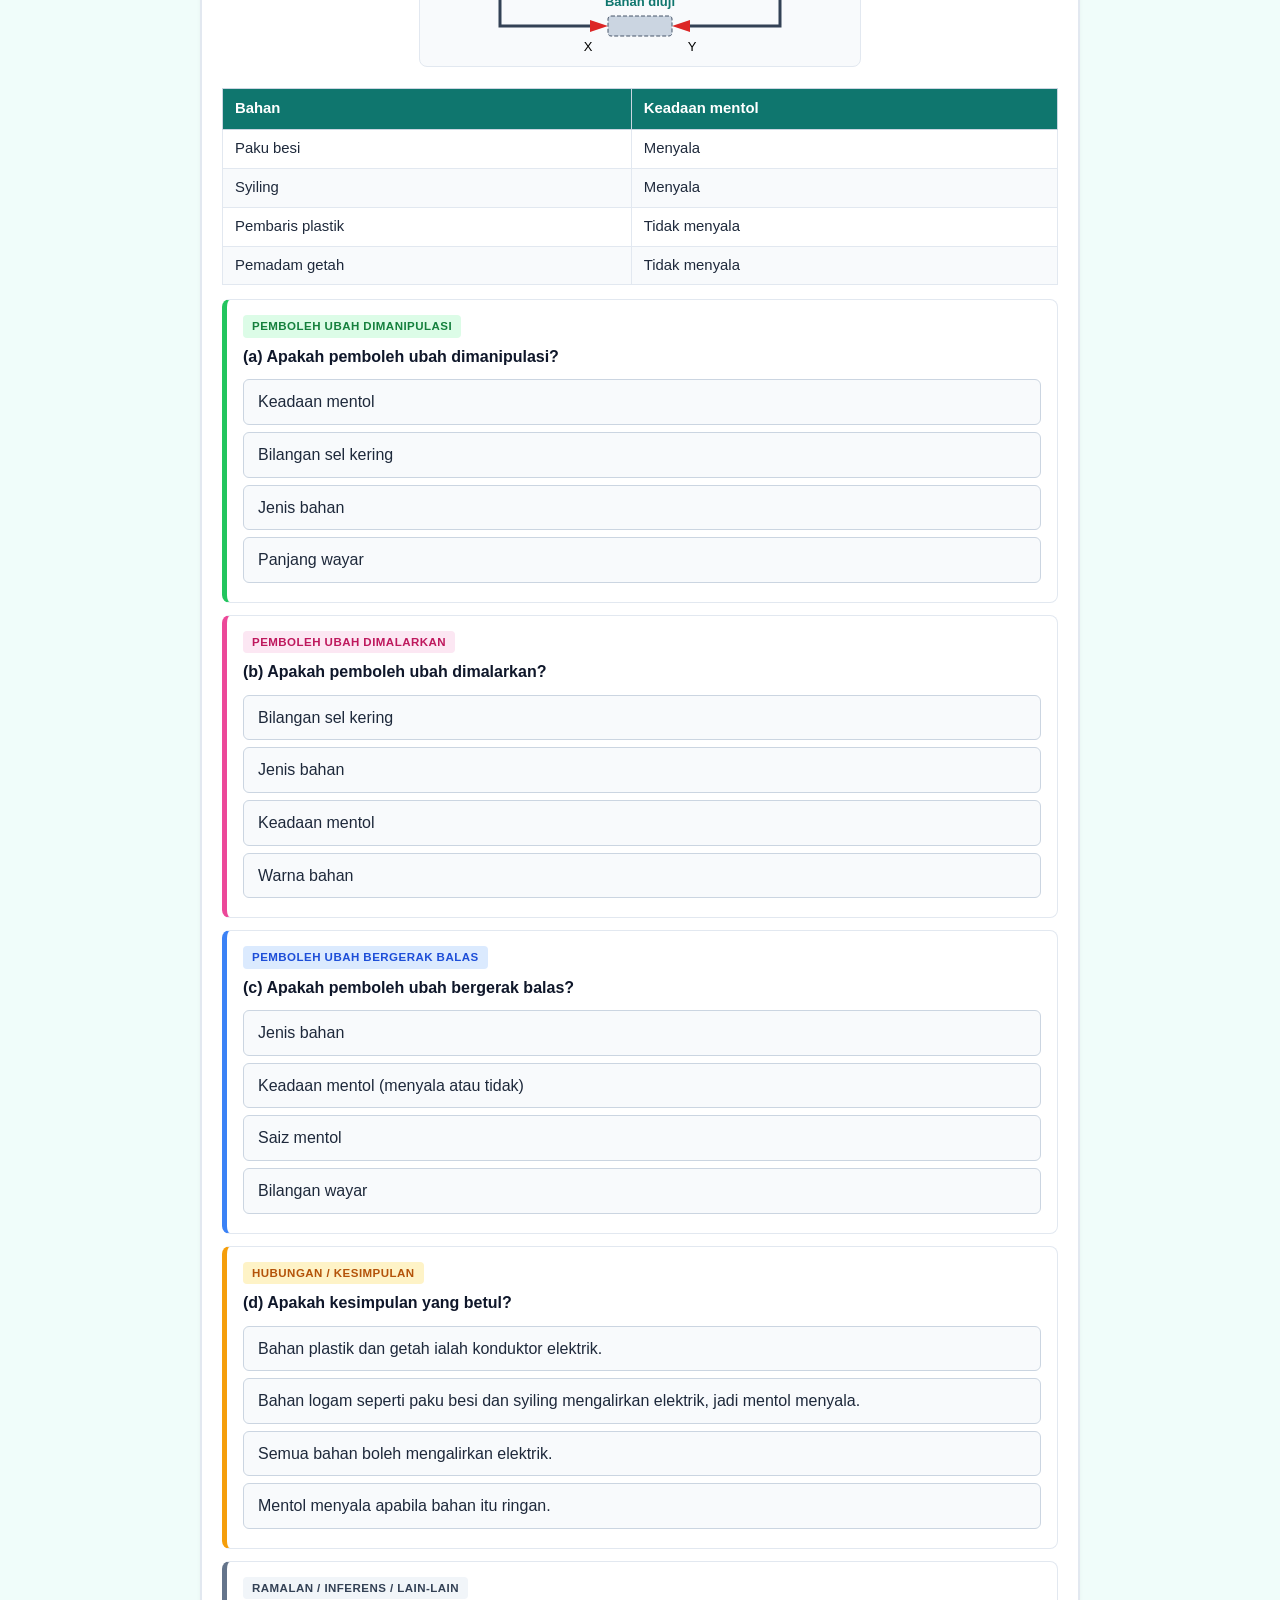
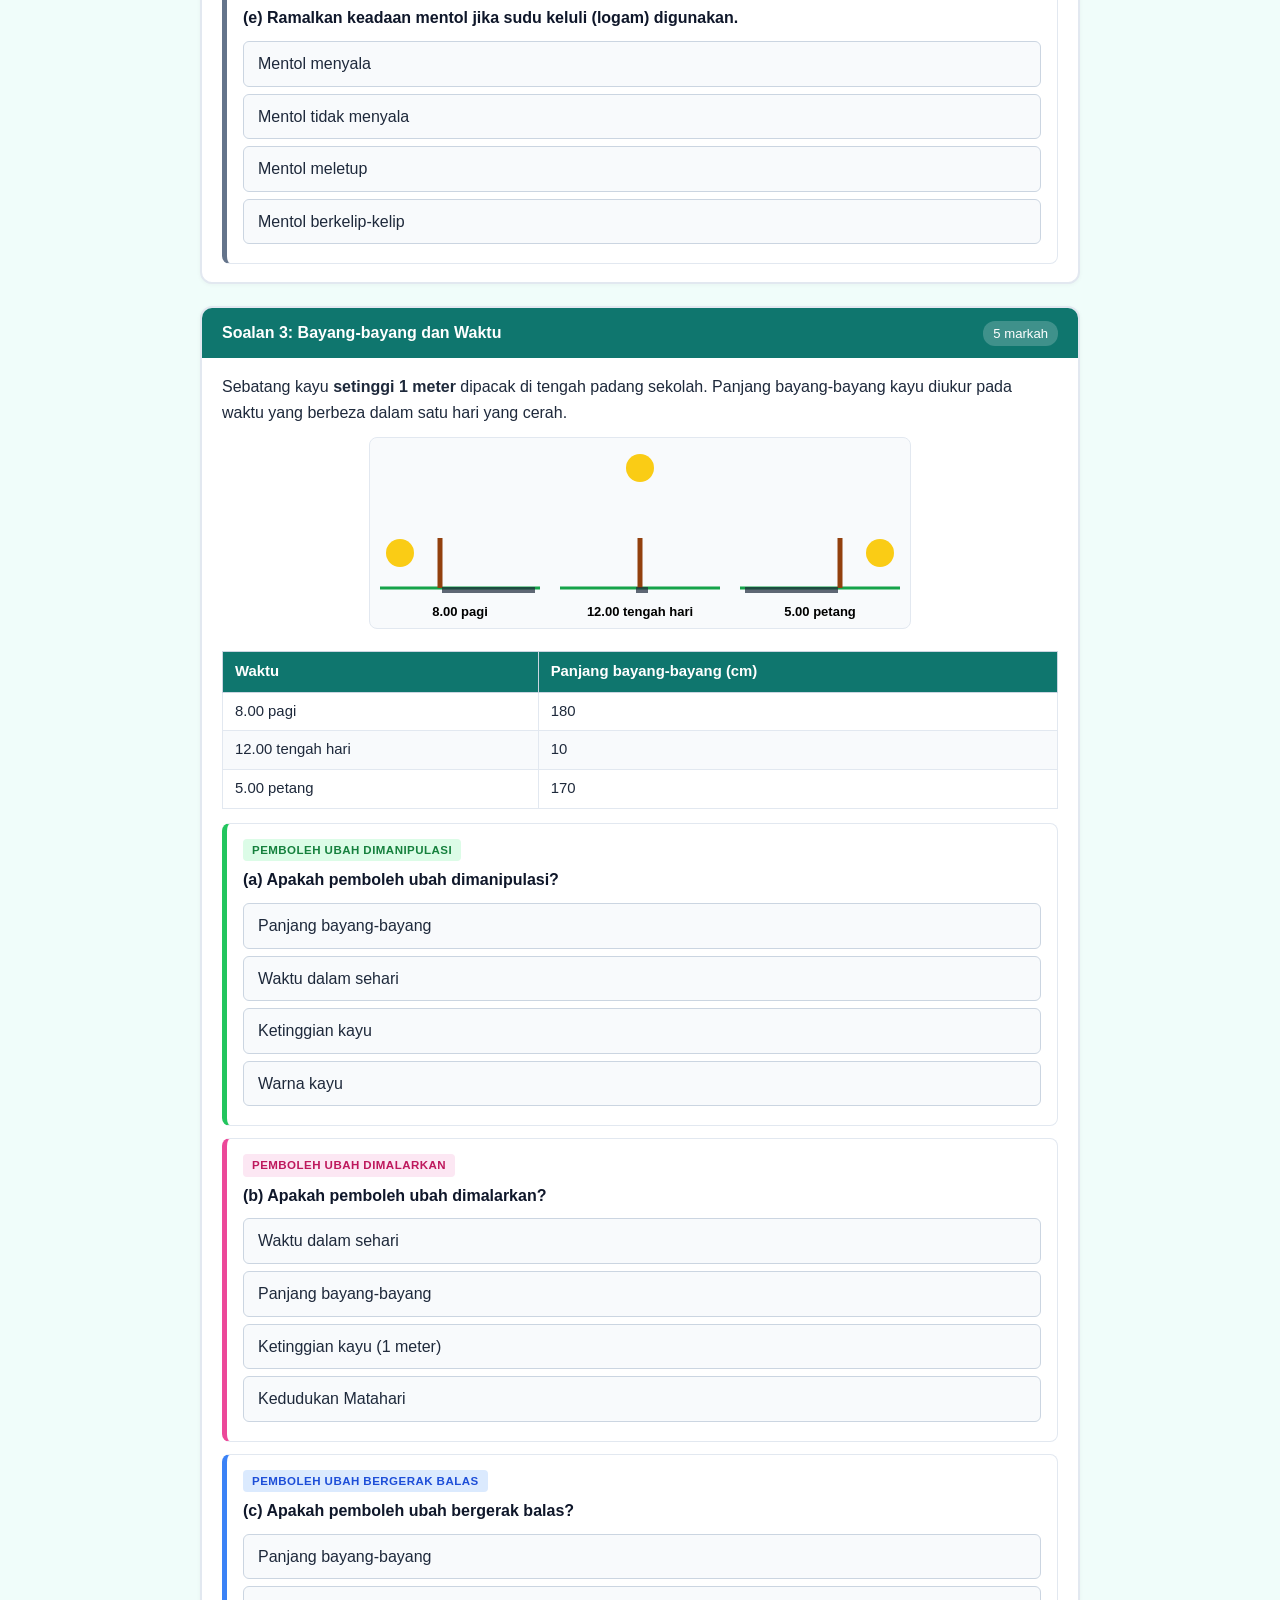
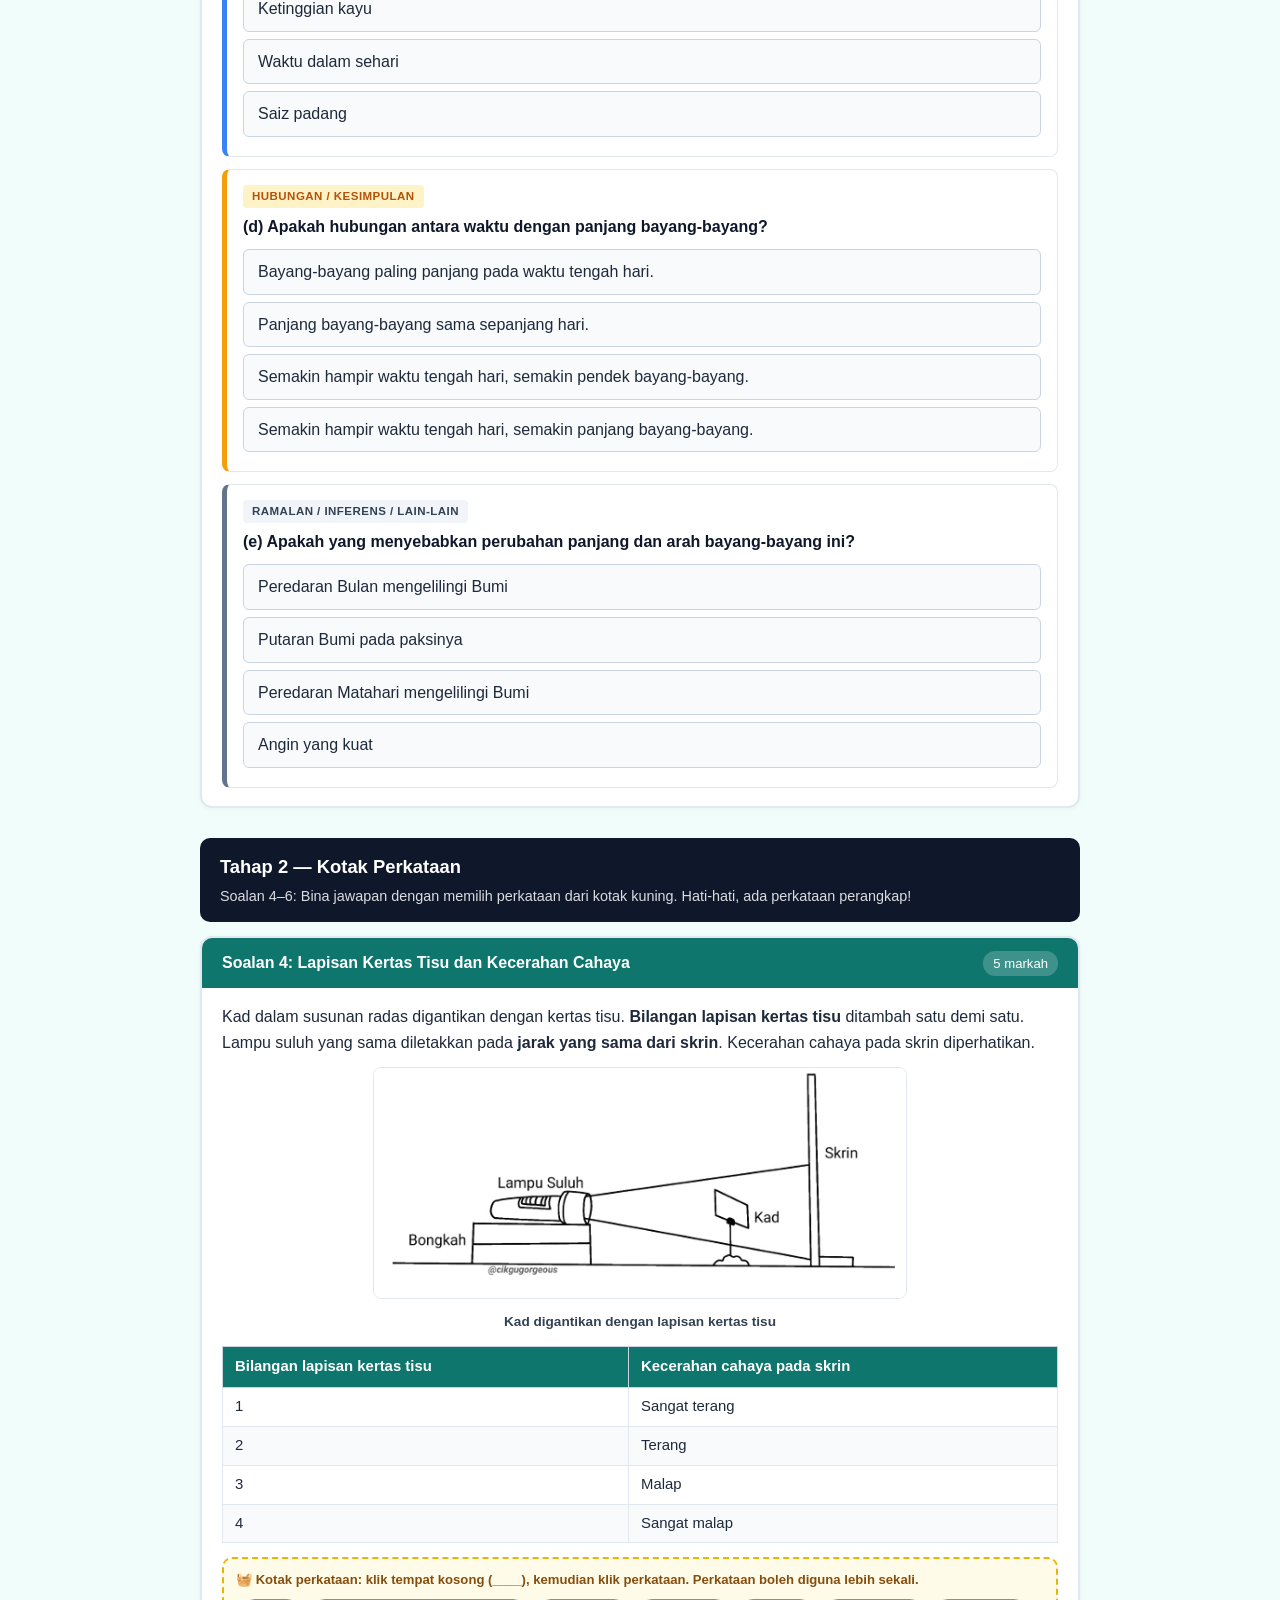
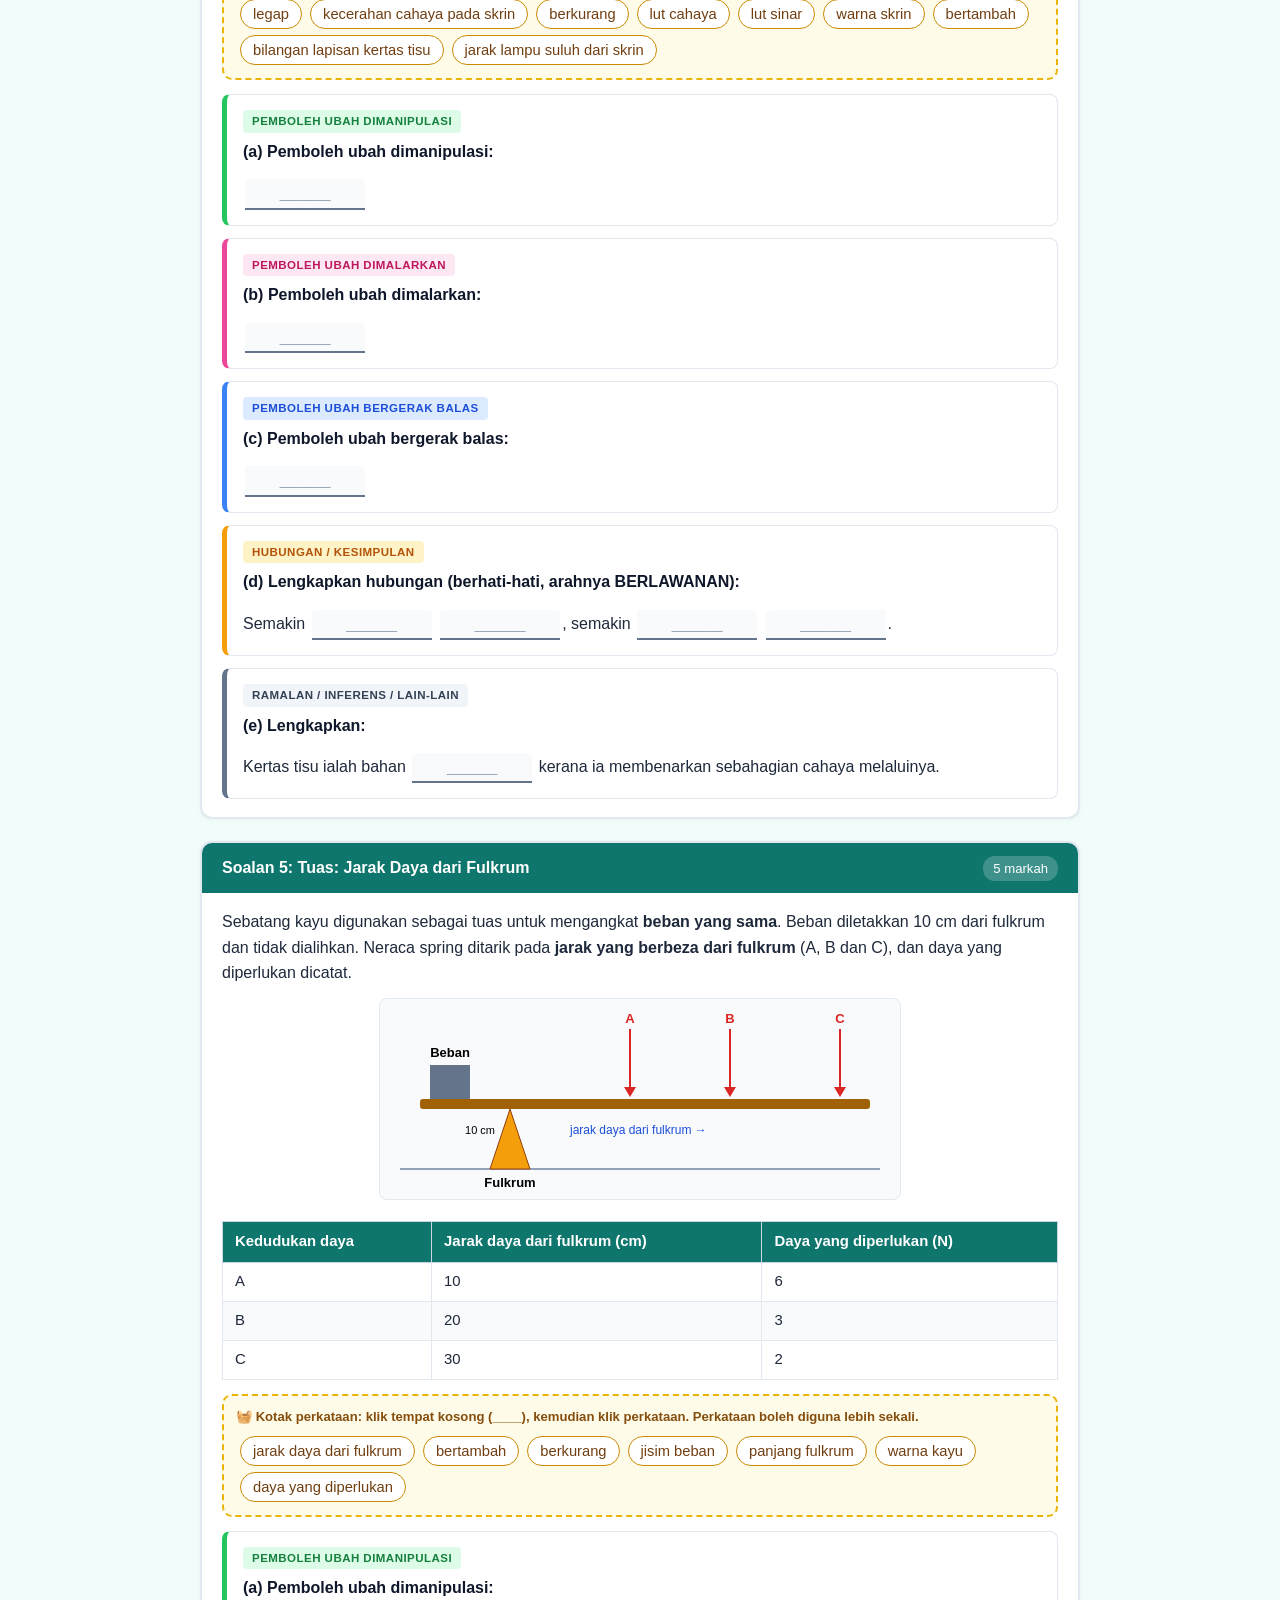
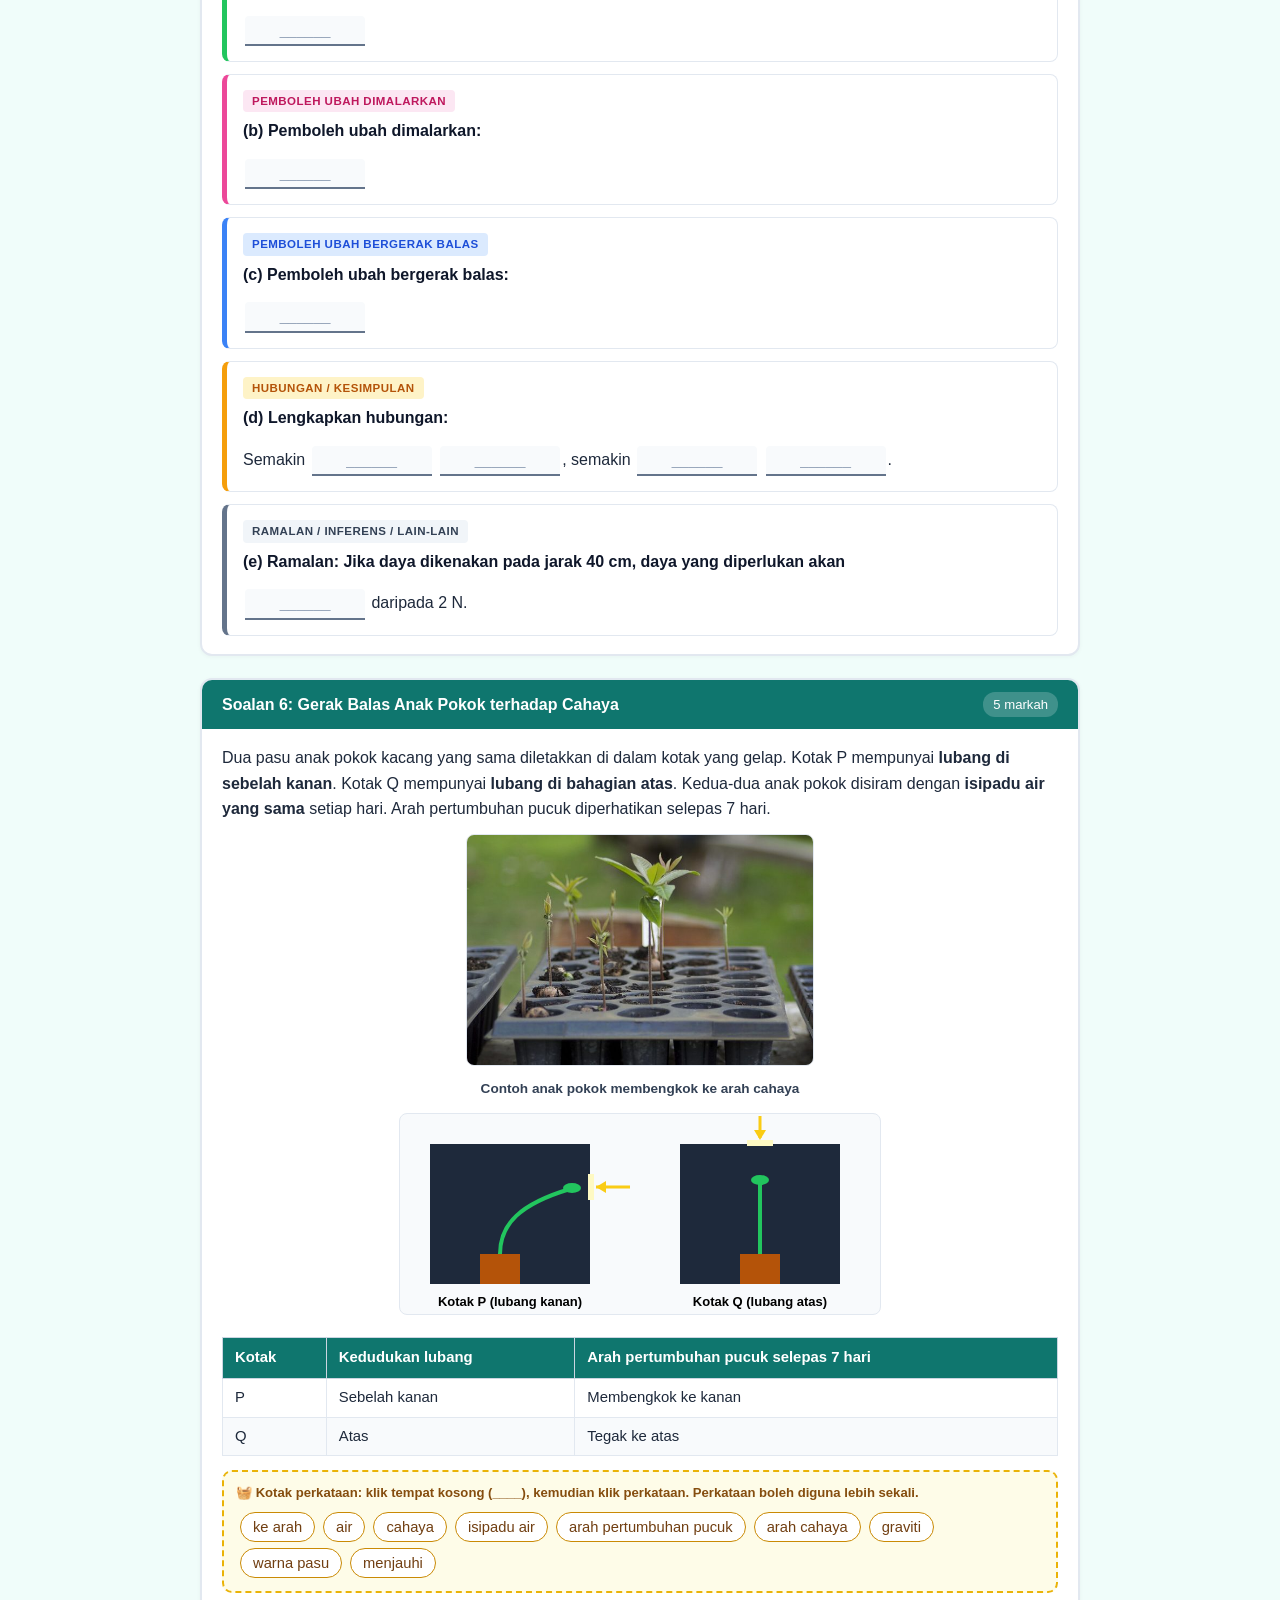
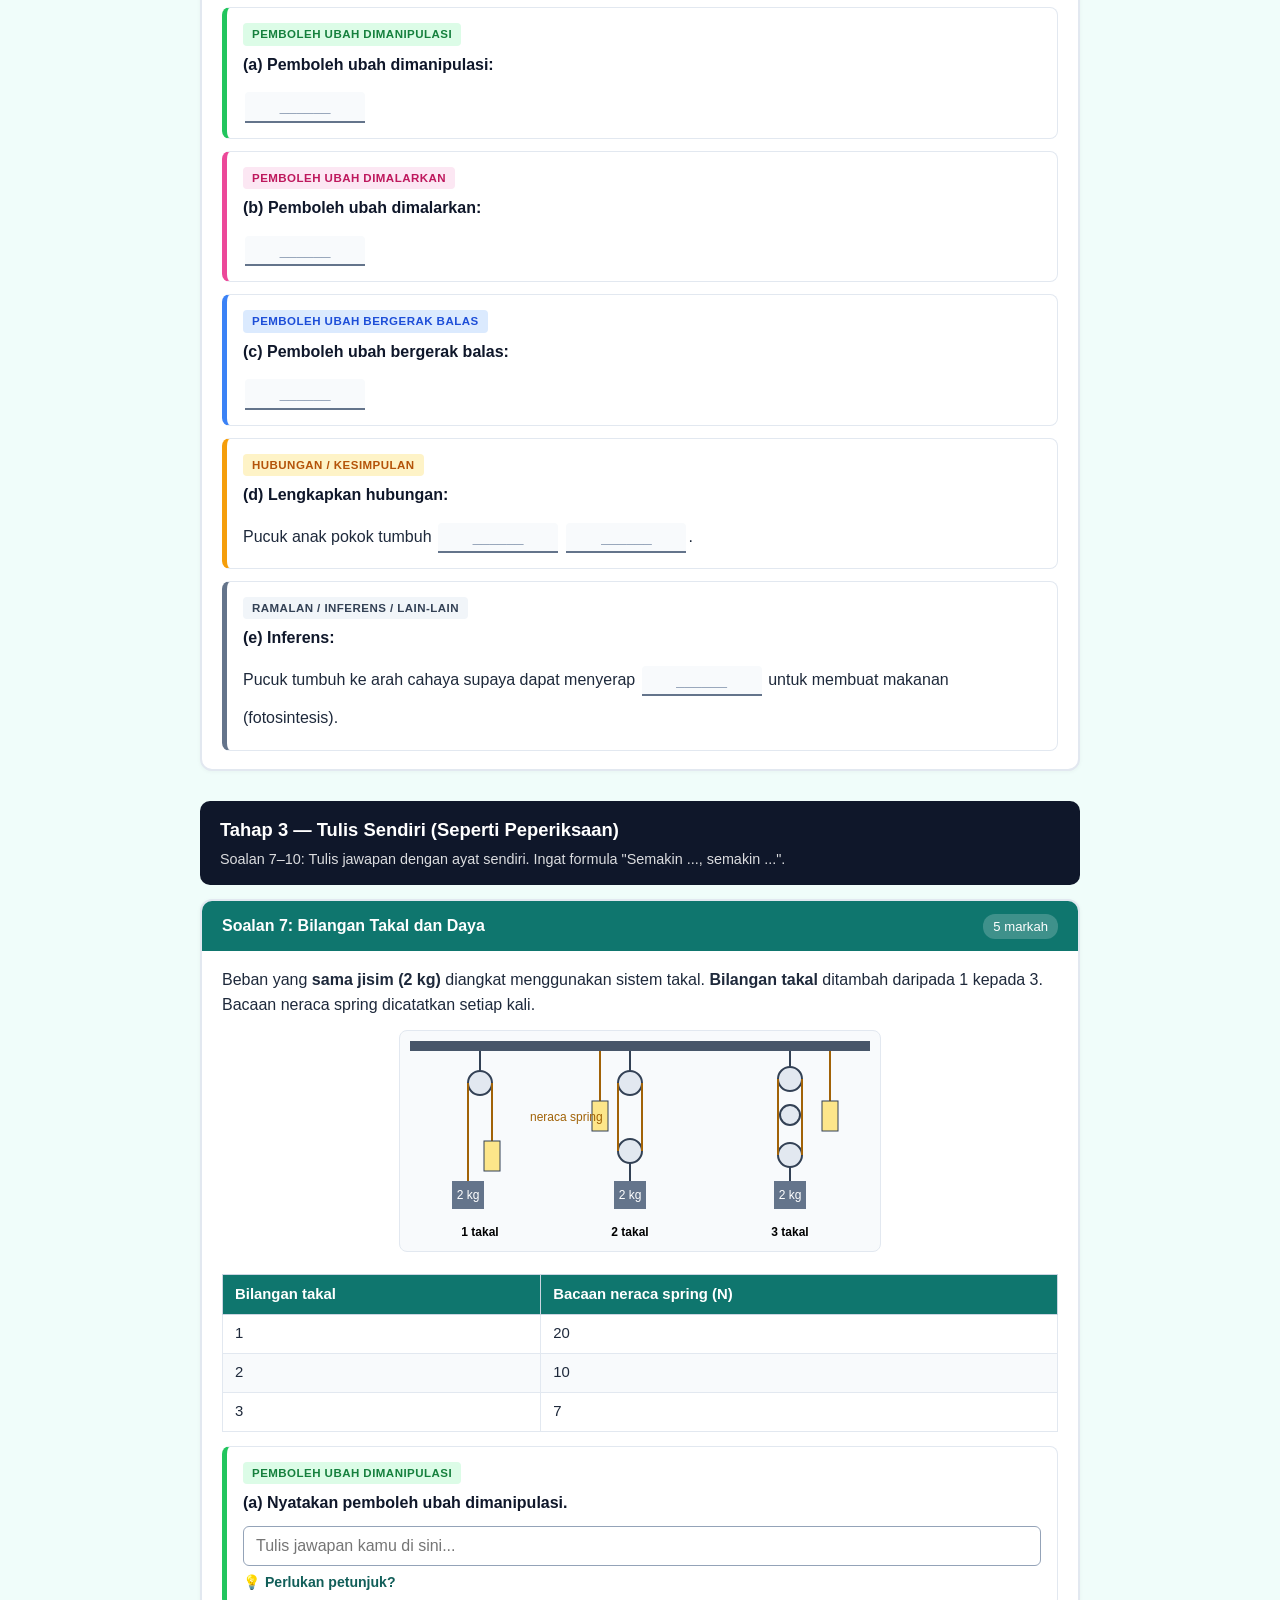
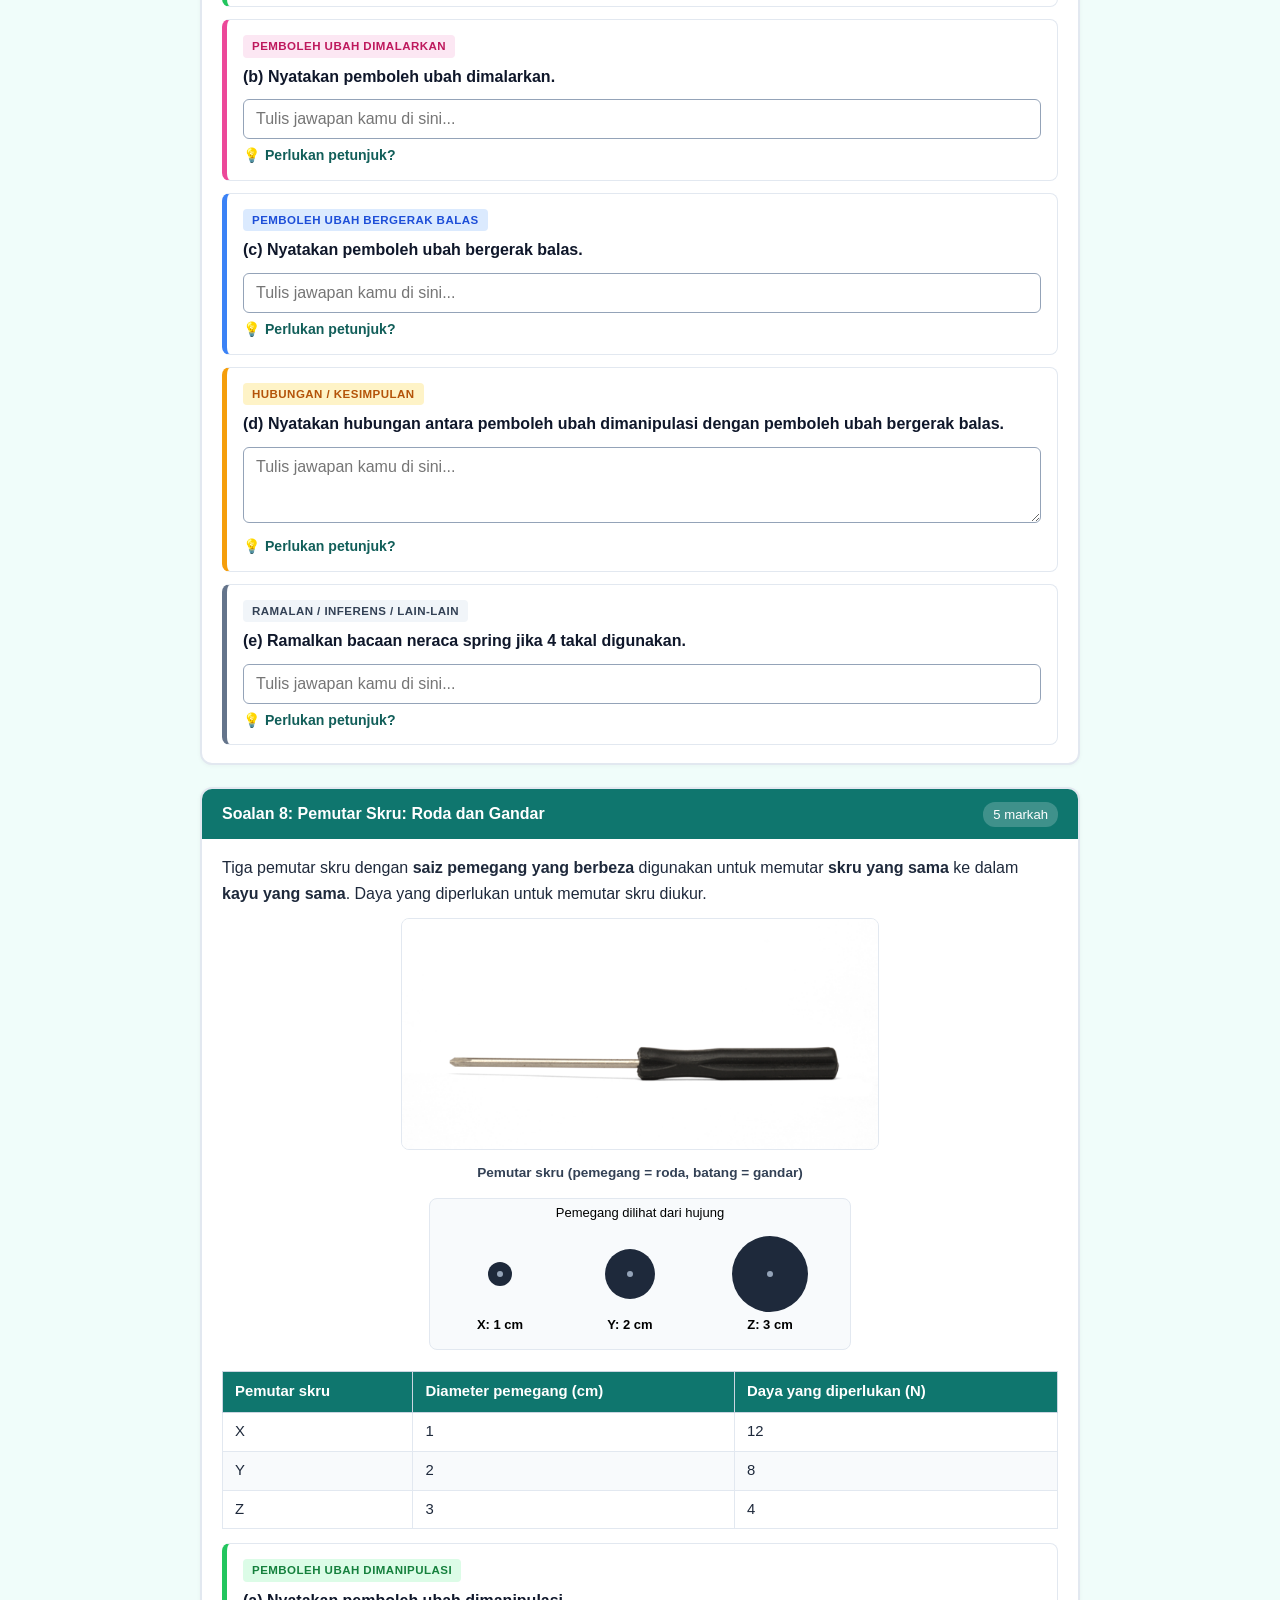
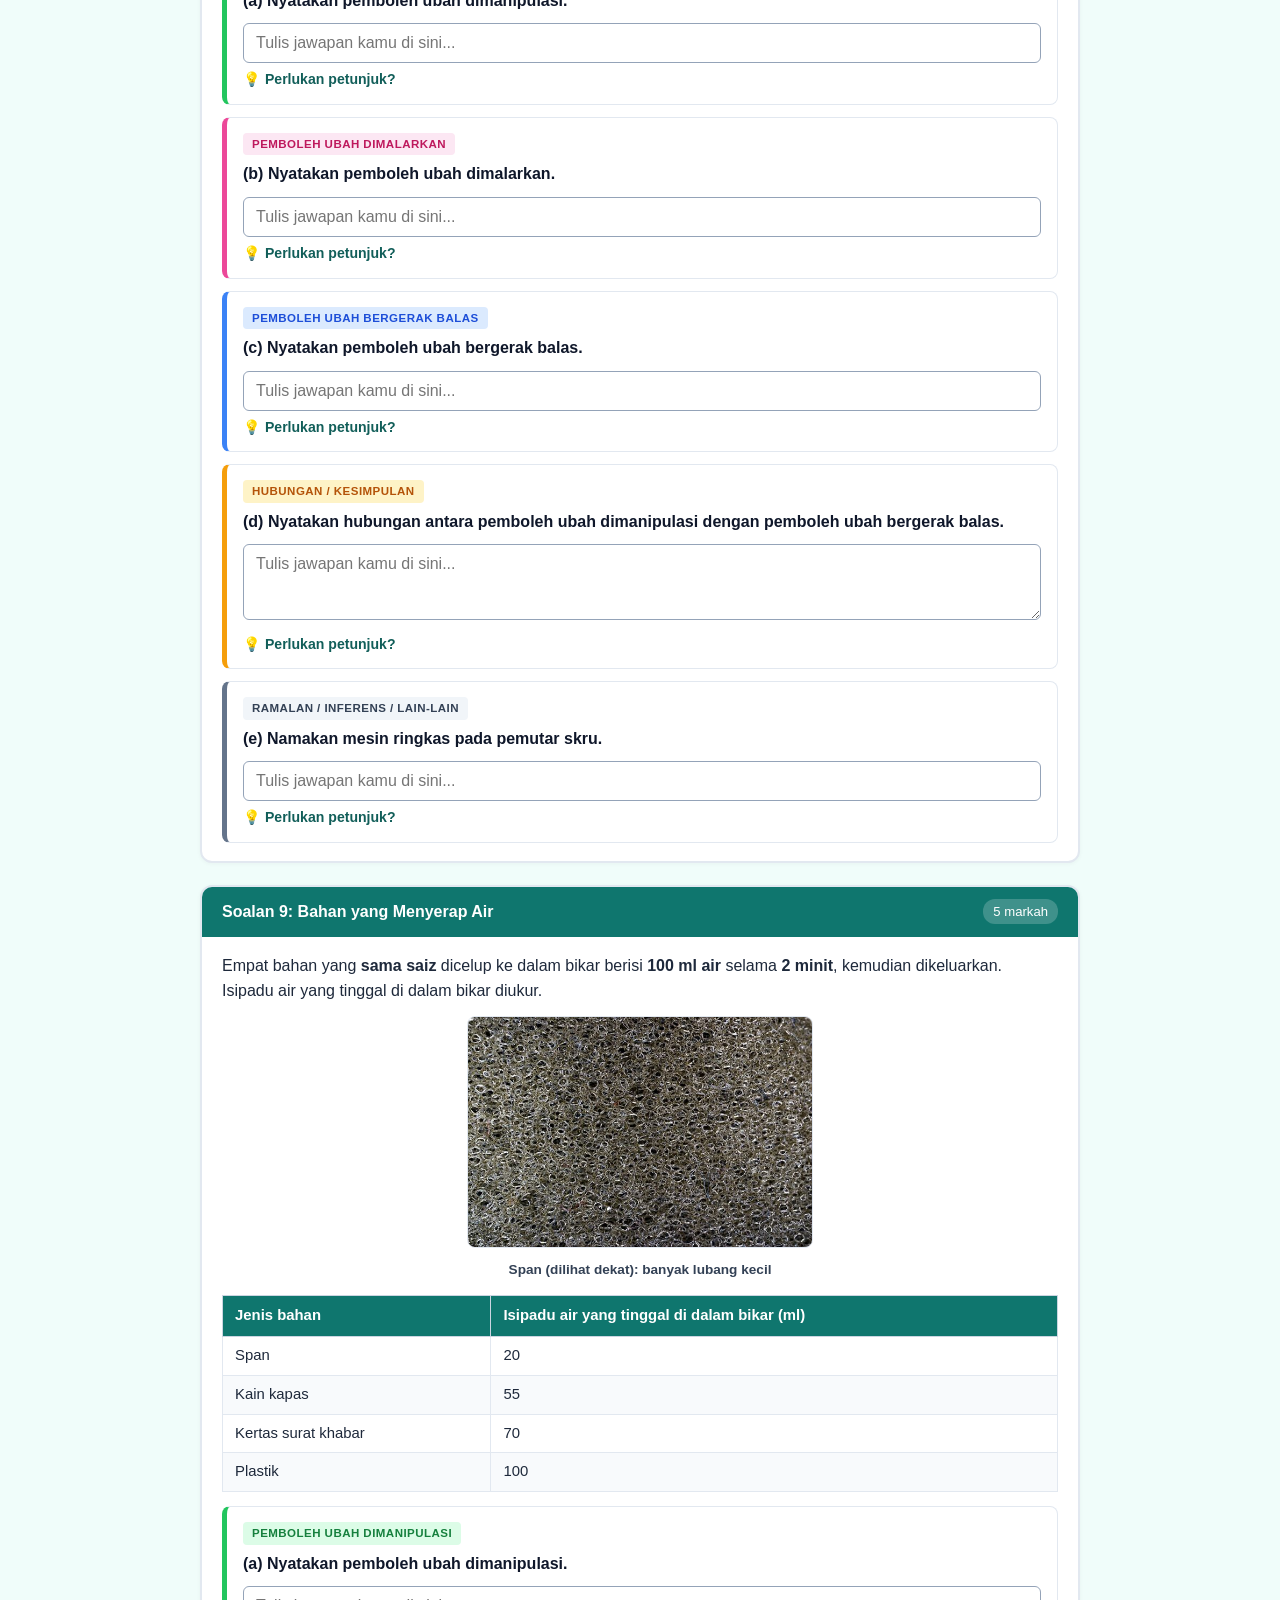
<file: Sains_Darjah4_Quiz_4.html>
<!DOCTYPE html>
<html lang="ms">
<head>
    <meta charset="UTF-8">
    <meta name="viewport" content="width=device-width, initial-scale=1.0">
    <title>Kuiz Sains Darjah 4 – Siri 4</title>
    <link rel="stylesheet" href="kuiz_pembolehubah.css">
</head>
<body>
<div class="container">
    <a class="back-link" href="index.html">← Kembali ke senarai kuiz</a>
    <div class="page-header">
        <h1>Kuiz Sains Darjah 4 – Siri 4: Pemboleh Ubah (Lebih Mencabar)</h1>
        <p class="subtitle">Penyiasatan baharu: penebat haba, litar elektrik, bayang-bayang, tuas, takal, roda dan gandar, satah condong, gerak balas tumbuhan dan bahan menyerap air. Soalan 1–3 pilih jawapan, Soalan 4–6 guna kotak perkataan, Soalan 7–10 tulis sendiri. Klik <strong>Semak Jawapan</strong> di bawah selepas selesai.</p>
    </div>

    <details id="petua"></details>

    <div id="scoreBanner" class="score-banner"></div>
    <div id="quizContainer"></div>

    <button class="action-btn" id="submitBtn">Semak Jawapan &amp; Lihat Markah</button>
    <button class="reset-btn" id="resetBtn">Cuba Semula</button>
</div>

<script>
window.QUIZ = {
  theme: '#0f766e', themeDark: '#115e59', themeSoft: '#f0fdfa',
  levels: [
    { from: 1, name: 'Tahap 1 — Pilih Jawapan', desc: 'Soalan 1–3: Pilih satu jawapan yang betul bagi setiap bahagian.' },
    { from: 4, name: 'Tahap 2 — Kotak Perkataan', desc: 'Soalan 4–6: Bina jawapan dengan memilih perkataan dari kotak kuning. Hati-hati, ada perkataan perangkap!' },
    { from: 7, name: 'Tahap 3 — Tulis Sendiri (Seperti Peperiksaan)', desc: 'Soalan 7–10: Tulis jawapan dengan ayat sendiri. Ingat formula "Semakin ..., semakin ...".' }
  ],
  credits: [
    'Mug logam — "Enamel mug.jpg", CC BY 3.0',
    'Anak pokok — "Positive phototropism in Quercus humboldtii seedlings.jpg", CC BY-SA 3.0',
    'Pemutar skru — "Black screwdriver.png", CC BY 4.0',
    'Span — "Sponge Macro.jpg", CC BY-SA 4.0'
  ],
  questions: [
    // ---------------- TAHAP 1: MCQ ----------------
    {
      title: 'Cawan Polistirena dan Mug Logam',
      scenario: 'Sebanyak <b>200 ml air panas bersuhu 80 °C</b> dituang ke dalam cawan polistirena dan mug logam. Selepas <b>20 minit</b>, suhu air dalam setiap bekas diukur dengan termometer.',
      images: [{ src: 'images/mug_logam.jpg', cap: 'Mug logam' }],
      svg: `<svg viewBox="0 0 420 200" width="420" xmlns="http://www.w3.org/2000/svg" font-family="Arial, sans-serif" font-size="13">
        <polygon points="60,70 150,70 140,180 70,180" fill="#ffffff" stroke="#94a3b8" stroke-width="2"/>
        <circle cx="85" cy="110" r="2" fill="#cbd5e1"/><circle cx="110" cy="140" r="2" fill="#cbd5e1"/><circle cx="125" cy="100" r="2" fill="#cbd5e1"/><circle cx="95" cy="160" r="2" fill="#cbd5e1"/>
        <rect x="100" y="30" width="8" height="120" rx="4" fill="#fecaca" stroke="#dc2626"/><circle cx="104" cy="152" r="7" fill="#dc2626"/>
        <text x="105" y="198" text-anchor="middle" font-weight="bold">Cawan polistirena</text>
        <rect x="250" y="70" width="90" height="110" fill="#9ca3af" stroke="#4b5563" stroke-width="2"/>
        <path d="M340 90 q35 0 35 30 q0 30 -35 30" fill="none" stroke="#4b5563" stroke-width="8"/>
        <rect x="291" y="30" width="8" height="120" rx="4" fill="#fecaca" stroke="#dc2626"/><circle cx="295" cy="152" r="7" fill="#dc2626"/>
        <text x="295" y="198" text-anchor="middle" font-weight="bold">Mug logam</text>
        <text x="210" y="20" text-anchor="middle">200 ml air panas, 80 °C</text>
      </svg>`,
      table: { headers: ['Jenis bekas', 'Suhu air selepas 20 minit (°C)'], rows: [['Cawan polistirena', '68'], ['Mug logam', '45']] },
      parts: [
        { kind: 'PD', type: 'mcq', prompt: 'Apakah pemboleh ubah dimanipulasi?',
          options: ['Suhu air selepas 20 minit', 'Jenis bahan bekas', 'Isipadu air panas', 'Masa 20 minit'], answer: 1,
          explain: 'Bekas dibezakan: polistirena dan logam.' },
        { kind: 'PM', type: 'mcq', prompt: 'Apakah pemboleh ubah dimalarkan?',
          options: ['Jenis bahan bekas', 'Suhu air selepas 20 minit', 'Isipadu dan suhu awal air panas', 'Warna bekas'], answer: 2,
          explain: 'Kedua-dua bekas diisi 200 ml air pada 80 °C.' },
        { kind: 'PB', type: 'mcq', prompt: 'Apakah pemboleh ubah bergerak balas?',
          options: ['Suhu air selepas 20 minit', 'Jenis termometer', 'Isipadu air panas', 'Jenis bahan bekas'], answer: 0,
          explain: 'Suhu yang dibaca pada termometer ialah hasil.' },
        { kind: 'HUB', type: 'mcq', prompt: 'Apakah hubungan antara jenis bahan bekas dengan suhu air?',
          options: ['Air dalam mug logam kekal panas lebih lama kerana logam ialah penebat haba.',
                    'Air dalam cawan polistirena kekal panas lebih lama kerana polistirena ialah penebat haba.',
                    'Suhu air dalam kedua-dua bekas adalah sama.',
                    'Air dalam cawan polistirena sejuk lebih cepat.'], answer: 1,
          explain: 'Polistirena ialah penebat haba (68 °C). Logam ialah konduktor haba, jadi haba cepat hilang (45 °C).' }
      ]
    },
    {
      title: 'Litar Elektrik: Bahan Konduktor',
      scenario: 'Murid membina litar dengan sel kering, mentol dan wayar. Bahan yang berbeza disambungkan, satu demi satu, di antara klip X dan Y. <b>Sel kering, mentol dan wayar yang sama</b> digunakan.',
      svg: `<svg viewBox="0 0 440 210" width="440" xmlns="http://www.w3.org/2000/svg" font-family="Arial, sans-serif" font-size="13">
        <polyline points="80,60 80,30 360,30 360,90" fill="none" stroke="#334155" stroke-width="3"/>
        <polyline points="80,110 80,170 170,170" fill="none" stroke="#334155" stroke-width="3"/>
        <polyline points="270,170 360,170 360,130" fill="none" stroke="#334155" stroke-width="3"/>
        <rect x="62" y="60" width="36" height="50" rx="4" fill="#f59e0b" stroke="#92400e"/>
        <text x="40" y="92" text-anchor="end" font-weight="bold">Sel</text><text x="40" y="106" text-anchor="end" font-weight="bold">kering</text>
        <circle cx="360" cy="110" r="20" fill="#fef9c3" stroke="#a16207" stroke-width="2"/>
        <path d="M352 112 q8 -14 16 0" fill="none" stroke="#a16207"/>
        <text x="390" y="114" font-weight="bold">Mentol</text>
        <polygon points="170,164 188,170 170,176" fill="#dc2626"/><text x="168" y="195" text-anchor="middle">X</text>
        <polygon points="270,164 252,170 270,176" fill="#dc2626"/><text x="272" y="195" text-anchor="middle">Y</text>
        <rect x="188" y="160" width="64" height="20" rx="3" fill="#cbd5e1" stroke="#475569" stroke-dasharray="4 2"/>
        <text x="220" y="150" text-anchor="middle" font-weight="bold" fill="#0f766e">Bahan diuji</text>
      </svg>`,
      table: { headers: ['Bahan', 'Keadaan mentol'],
        rows: [['Paku besi', 'Menyala'], ['Syiling', 'Menyala'], ['Pembaris plastik', 'Tidak menyala'], ['Pemadam getah', 'Tidak menyala']] },
      parts: [
        { kind: 'PD', type: 'mcq', prompt: 'Apakah pemboleh ubah dimanipulasi?',
          options: ['Keadaan mentol', 'Bilangan sel kering', 'Jenis bahan', 'Panjang wayar'], answer: 2,
          explain: 'Bahan ditukar: paku besi, syiling, pembaris plastik, pemadam getah.' },
        { kind: 'PM', type: 'mcq', prompt: 'Apakah pemboleh ubah dimalarkan?',
          options: ['Bilangan sel kering', 'Jenis bahan', 'Keadaan mentol', 'Warna bahan'], answer: 0,
          explain: 'Sel kering, mentol dan wayar yang sama digunakan.' },
        { kind: 'PB', type: 'mcq', prompt: 'Apakah pemboleh ubah bergerak balas?',
          options: ['Jenis bahan', 'Keadaan mentol (menyala atau tidak)', 'Saiz mentol', 'Bilangan wayar'], answer: 1,
          explain: 'Kita perhatikan sama ada mentol menyala atau tidak.' },
        { kind: 'HUB', type: 'mcq', prompt: 'Apakah kesimpulan yang betul?',
          options: ['Bahan plastik dan getah ialah konduktor elektrik.',
                    'Bahan logam seperti paku besi dan syiling mengalirkan elektrik, jadi mentol menyala.',
                    'Semua bahan boleh mengalirkan elektrik.',
                    'Mentol menyala apabila bahan itu ringan.'], answer: 1,
          explain: 'Logam ialah konduktor elektrik. Plastik dan getah ialah penebat elektrik.' },
        { kind: 'LAIN', type: 'mcq', prompt: 'Ramalkan keadaan mentol jika sudu keluli (logam) digunakan.',
          options: ['Mentol menyala', 'Mentol tidak menyala', 'Mentol meletup', 'Mentol berkelip-kelip'], answer: 0,
          explain: 'Sudu keluli ialah logam, iaitu konduktor elektrik.' }
      ]
    },
    {
      title: 'Bayang-bayang dan Waktu',
      scenario: 'Sebatang kayu <b>setinggi 1 meter</b> dipacak di tengah padang sekolah. Panjang bayang-bayang kayu diukur pada waktu yang berbeza dalam satu hari yang cerah.',
      svg: `<svg viewBox="0 0 540 190" width="540" xmlns="http://www.w3.org/2000/svg" font-family="Arial, sans-serif" font-size="13">
        <g>
          <circle cx="30" cy="115" r="14" fill="#facc15"/>
          <line x1="10" y1="150" x2="170" y2="150" stroke="#16a34a" stroke-width="3"/>
          <line x1="70" y1="150" x2="70" y2="100" stroke="#92400e" stroke-width="5"/>
          <line x1="72" y1="152" x2="165" y2="152" stroke="#1e293b" stroke-width="6" opacity="0.7"/>
          <text x="90" y="178" text-anchor="middle" font-weight="bold">8.00 pagi</text>
        </g>
        <g>
          <circle cx="270" cy="30" r="14" fill="#facc15"/>
          <line x1="190" y1="150" x2="350" y2="150" stroke="#16a34a" stroke-width="3"/>
          <line x1="270" y1="150" x2="270" y2="100" stroke="#92400e" stroke-width="5"/>
          <line x1="266" y1="152" x2="278" y2="152" stroke="#1e293b" stroke-width="6" opacity="0.7"/>
          <text x="270" y="178" text-anchor="middle" font-weight="bold">12.00 tengah hari</text>
        </g>
        <g>
          <circle cx="510" cy="115" r="14" fill="#facc15"/>
          <line x1="370" y1="150" x2="530" y2="150" stroke="#16a34a" stroke-width="3"/>
          <line x1="470" y1="150" x2="470" y2="100" stroke="#92400e" stroke-width="5"/>
          <line x1="375" y1="152" x2="468" y2="152" stroke="#1e293b" stroke-width="6" opacity="0.7"/>
          <text x="450" y="178" text-anchor="middle" font-weight="bold">5.00 petang</text>
        </g>
      </svg>`,
      table: { headers: ['Waktu', 'Panjang bayang-bayang (cm)'], rows: [['8.00 pagi', '180'], ['12.00 tengah hari', '10'], ['5.00 petang', '170']] },
      parts: [
        { kind: 'PD', type: 'mcq', prompt: 'Apakah pemboleh ubah dimanipulasi?',
          options: ['Panjang bayang-bayang', 'Waktu dalam sehari', 'Ketinggian kayu', 'Warna kayu'], answer: 1,
          explain: 'Ukuran diambil pada waktu berbeza: pagi, tengah hari, petang.' },
        { kind: 'PM', type: 'mcq', prompt: 'Apakah pemboleh ubah dimalarkan?',
          options: ['Waktu dalam sehari', 'Panjang bayang-bayang', 'Ketinggian kayu (1 meter)', 'Kedudukan Matahari'], answer: 2,
          explain: 'Kayu yang sama setinggi 1 meter di tempat yang sama.' },
        { kind: 'PB', type: 'mcq', prompt: 'Apakah pemboleh ubah bergerak balas?',
          options: ['Panjang bayang-bayang', 'Ketinggian kayu', 'Waktu dalam sehari', 'Saiz padang'], answer: 0,
          explain: 'Panjang bayang-bayang diukur (cm).' },
        { kind: 'HUB', type: 'mcq', prompt: 'Apakah hubungan antara waktu dengan panjang bayang-bayang?',
          options: ['Bayang-bayang paling panjang pada waktu tengah hari.',
                    'Panjang bayang-bayang sama sepanjang hari.',
                    'Semakin hampir waktu tengah hari, semakin pendek bayang-bayang.',
                    'Semakin hampir waktu tengah hari, semakin panjang bayang-bayang.'], answer: 2,
          explain: 'Pada tengah hari Matahari berada tegak di atas kepala, jadi bayang-bayang paling pendek.' },
        { kind: 'LAIN', type: 'mcq', prompt: 'Apakah yang menyebabkan perubahan panjang dan arah bayang-bayang ini?',
          options: ['Peredaran Bulan mengelilingi Bumi', 'Putaran Bumi pada paksinya', 'Peredaran Matahari mengelilingi Bumi', 'Angin yang kuat'], answer: 1,
          explain: 'Putaran Bumi menyebabkan kedudukan Matahari kelihatan berubah sepanjang hari.' }
      ]
    },

    // ---------------- TAHAP 2: WORD BANK ----------------
    {
      title: 'Lapisan Kertas Tisu dan Kecerahan Cahaya',
      scenario: 'Kad dalam susunan radas digantikan dengan kertas tisu. <b>Bilangan lapisan kertas tisu</b> ditambah satu demi satu. Lampu suluh yang sama diletakkan pada <b>jarak yang sama dari skrin</b>. Kecerahan cahaya pada skrin diperhatikan.',
      images: [{ src: 'images/lampusuluh.png', cap: 'Kad digantikan dengan lapisan kertas tisu' }],
      table: { headers: ['Bilangan lapisan kertas tisu', 'Kecerahan cahaya pada skrin'],
        rows: [['1', 'Sangat terang'], ['2', 'Terang'], ['3', 'Malap'], ['4', 'Sangat malap']] },
      chips: ['bilangan lapisan kertas tisu', 'kecerahan cahaya pada skrin', 'jarak lampu suluh dari skrin', 'bertambah', 'berkurang',
              'lut sinar', 'lut cahaya', 'legap', 'warna skrin'],
      parts: [
        { kind: 'PD', type: 'bank', prompt: 'Pemboleh ubah dimanipulasi:', template: '{0}', accept: [['bilangan lapisan kertas tisu']],
          explain: 'Lapisan ditambah: 1, 2, 3, 4.' },
        { kind: 'PM', type: 'bank', prompt: 'Pemboleh ubah dimalarkan:', template: '{0}', accept: [['jarak lampu suluh dari skrin']],
          explain: 'Lampu suluh berada pada jarak yang sama.' },
        { kind: 'PB', type: 'bank', prompt: 'Pemboleh ubah bergerak balas:', template: '{0}', accept: [['kecerahan cahaya pada skrin']],
          explain: 'Kecerahan cahaya diperhatikan.' },
        { kind: 'HUB', type: 'bank', prompt: 'Lengkapkan hubungan (berhati-hati, arahnya BERLAWANAN):', template: 'Semakin {0} {1}, semakin {2} {3}.',
          accept: [['bertambah', 'bilangan lapisan kertas tisu', 'berkurang', 'kecerahan cahaya pada skrin'],
                   ['berkurang', 'bilangan lapisan kertas tisu', 'bertambah', 'kecerahan cahaya pada skrin']],
          explain: 'Lapisan naik 1 → 4, tetapi kecerahan turun (terang → malap).' },
        { kind: 'LAIN', type: 'bank', prompt: 'Lengkapkan:', template: 'Kertas tisu ialah bahan {0} kerana ia membenarkan sebahagian cahaya melaluinya.',
          accept: [['lut cahaya']], explain: 'Lut cahaya = sebahagian cahaya lalu, objek kelihatan kabur.' }
      ]
    },
    {
      title: 'Tuas: Jarak Daya dari Fulkrum',
      scenario: 'Sebatang kayu digunakan sebagai tuas untuk mengangkat <b>beban yang sama</b>. Beban diletakkan 10 cm dari fulkrum dan tidak dialihkan. Neraca spring ditarik pada <b>jarak yang berbeza dari fulkrum</b> (A, B dan C), dan daya yang diperlukan dicatat.',
      svg: `<svg viewBox="0 0 520 200" width="520" xmlns="http://www.w3.org/2000/svg" font-family="Arial, sans-serif" font-size="13">
        <line x1="20" y1="170" x2="500" y2="170" stroke="#94a3b8" stroke-width="2"/>
        <rect x="40" y="100" width="450" height="10" rx="3" fill="#a16207"/>
        <polygon points="130,110 110,170 150,170" fill="#f59e0b" stroke="#92400e"/>
        <text x="130" y="188" text-anchor="middle" font-weight="bold">Fulkrum</text>
        <rect x="50" y="66" width="40" height="34" fill="#64748b"/>
        <text x="70" y="58" text-anchor="middle" font-weight="bold">Beban</text>
        <text x="100" y="135" text-anchor="middle" font-size="11">10 cm</text>
        <g fill="#dc2626" font-weight="bold">
          <line x1="250" y1="30" x2="250" y2="95" stroke="#dc2626" stroke-width="2"/><polygon points="250,98 244,88 256,88"/>
          <text x="250" y="24" text-anchor="middle">A</text>
          <line x1="350" y1="30" x2="350" y2="95" stroke="#dc2626" stroke-width="2"/><polygon points="350,98 344,88 356,88"/>
          <text x="350" y="24" text-anchor="middle">B</text>
          <line x1="460" y1="30" x2="460" y2="95" stroke="#dc2626" stroke-width="2"/><polygon points="460,98 454,88 466,88"/>
          <text x="460" y="24" text-anchor="middle">C</text>
        </g>
        <text x="190" y="135" font-size="12" fill="#1d4ed8">jarak daya dari fulkrum →</text>
      </svg>`,
      table: { headers: ['Kedudukan daya', 'Jarak daya dari fulkrum (cm)', 'Daya yang diperlukan (N)'],
        rows: [['A', '10', '6'], ['B', '20', '3'], ['C', '30', '2']] },
      chips: ['jarak daya dari fulkrum', 'daya yang diperlukan', 'jisim beban', 'bertambah', 'berkurang', 'panjang fulkrum', 'warna kayu'],
      parts: [
        { kind: 'PD', type: 'bank', prompt: 'Pemboleh ubah dimanipulasi:', template: '{0}', accept: [['jarak daya dari fulkrum']],
          explain: 'Daya dikenakan di A (10 cm), B (20 cm), C (30 cm).' },
        { kind: 'PM', type: 'bank', prompt: 'Pemboleh ubah dimalarkan:', template: '{0}', accept: [['jisim beban']],
          explain: 'Beban yang sama digunakan.' },
        { kind: 'PB', type: 'bank', prompt: 'Pemboleh ubah bergerak balas:', template: '{0}', accept: [['daya yang diperlukan']],
          explain: 'Bacaan neraca spring (N).' },
        { kind: 'HUB', type: 'bank', prompt: 'Lengkapkan hubungan:', template: 'Semakin {0} {1}, semakin {2} {3}.',
          accept: [['bertambah', 'jarak daya dari fulkrum', 'berkurang', 'daya yang diperlukan'],
                   ['berkurang', 'jarak daya dari fulkrum', 'bertambah', 'daya yang diperlukan']],
          explain: 'Jarak naik 10 → 30 cm, daya turun 6 → 2 N. Sebab itulah pemegang tuas yang panjang memudahkan kerja!' },
        { kind: 'LAIN', type: 'bank', prompt: 'Ramalan: Jika daya dikenakan pada jarak 40 cm, daya yang diperlukan akan', template: '{0} daripada 2 N.',
          accept: [['berkurang']], explain: 'Ikut corak: lebih jauh dari fulkrum, lebih sedikit daya (kira-kira 1.5 N).' }
      ]
    },
    {
      title: 'Gerak Balas Anak Pokok terhadap Cahaya',
      scenario: 'Dua pasu anak pokok kacang yang sama diletakkan di dalam kotak yang gelap. Kotak P mempunyai <b>lubang di sebelah kanan</b>. Kotak Q mempunyai <b>lubang di bahagian atas</b>. Kedua-dua anak pokok disiram dengan <b>isipadu air yang sama</b> setiap hari. Arah pertumbuhan pucuk diperhatikan selepas 7 hari.',
      images: [{ src: 'images/anak_pokok_cahaya.jpg', cap: 'Contoh anak pokok membengkok ke arah cahaya' }],
      svg: `<svg viewBox="0 0 480 200" width="480" xmlns="http://www.w3.org/2000/svg" font-family="Arial, sans-serif" font-size="13">
        <rect x="30" y="30" width="160" height="140" fill="#1e293b"/>
        <rect x="188" y="60" width="6" height="26" fill="#fef9c3"/>
        <line x1="230" y1="73" x2="196" y2="73" stroke="#facc15" stroke-width="3"/><polygon points="196,73 206,67 206,79" fill="#facc15"/>
        <rect x="80" y="140" width="40" height="30" fill="#b45309"/>
        <path d="M100 140 C100 110 120 90 170 75" fill="none" stroke="#22c55e" stroke-width="4"/>
        <ellipse cx="172" cy="74" rx="9" ry="5" fill="#22c55e"/>
        <text x="110" y="192" text-anchor="middle" font-weight="bold">Kotak P (lubang kanan)</text>
        <rect x="280" y="30" width="160" height="140" fill="#1e293b"/>
        <rect x="347" y="26" width="26" height="6" fill="#fef9c3"/>
        <line x1="360" y1="2" x2="360" y2="24" stroke="#facc15" stroke-width="3"/><polygon points="360,26 354,16 366,16" fill="#facc15"/>
        <rect x="340" y="140" width="40" height="30" fill="#b45309"/>
        <line x1="360" y1="140" x2="360" y2="70" stroke="#22c55e" stroke-width="4"/>
        <ellipse cx="360" cy="66" rx="9" ry="5" fill="#22c55e"/>
        <text x="360" y="192" text-anchor="middle" font-weight="bold">Kotak Q (lubang atas)</text>
      </svg>`,
      table: { headers: ['Kotak', 'Kedudukan lubang', 'Arah pertumbuhan pucuk selepas 7 hari'],
        rows: [['P', 'Sebelah kanan', 'Membengkok ke kanan'], ['Q', 'Atas', 'Tegak ke atas']] },
      chips: ['arah cahaya', 'arah pertumbuhan pucuk', 'isipadu air', 'ke arah', 'menjauhi', 'cahaya', 'air', 'graviti', 'warna pasu'],
      parts: [
        { kind: 'PD', type: 'bank', prompt: 'Pemboleh ubah dimanipulasi:', template: '{0}', accept: [['arah cahaya']],
          explain: 'Kedudukan lubang berbeza, jadi arah cahaya masuk berbeza.' },
        { kind: 'PM', type: 'bank', prompt: 'Pemboleh ubah dimalarkan:', template: '{0}', accept: [['isipadu air']],
          explain: 'Kedua-duanya disiram dengan isipadu air yang sama. Jenis anak pokok juga sama.' },
        { kind: 'PB', type: 'bank', prompt: 'Pemboleh ubah bergerak balas:', template: '{0}', accept: [['arah pertumbuhan pucuk']],
          explain: 'Arah pucuk tumbuh diperhatikan selepas 7 hari.' },
        { kind: 'HUB', type: 'bank', prompt: 'Lengkapkan hubungan:', template: 'Pucuk anak pokok tumbuh {0} {1}.',
          accept: [['ke arah', 'cahaya']], explain: 'Pucuk bergerak balas terhadap cahaya. Di P cahaya dari kanan, jadi pucuk bengkok ke kanan.' },
        { kind: 'LAIN', type: 'bank', prompt: 'Inferens:', template: 'Pucuk tumbuh ke arah cahaya supaya dapat menyerap {0} untuk membuat makanan (fotosintesis).',
          accept: [['cahaya']], explain: 'Tumbuhan memerlukan cahaya matahari untuk fotosintesis.' }
      ]
    },

    // ---------------- TAHAP 3: WRITTEN ----------------
    {
      title: 'Bilangan Takal dan Daya',
      scenario: 'Beban yang <b>sama jisim (2 kg)</b> diangkat menggunakan sistem takal. <b>Bilangan takal</b> ditambah daripada 1 kepada 3. Bacaan neraca spring dicatatkan setiap kali.',
      svg: `<svg viewBox="0 0 480 220" width="480" xmlns="http://www.w3.org/2000/svg" font-family="Arial, sans-serif" font-size="12">
        <rect x="10" y="10" width="460" height="10" fill="#475569"/>
        <g>
          <line x1="80" y1="20" x2="80" y2="40" stroke="#334155" stroke-width="2"/>
          <circle cx="80" cy="52" r="12" fill="#e2e8f0" stroke="#334155" stroke-width="2"/>
          <line x1="68" y1="52" x2="68" y2="150" stroke="#a16207" stroke-width="2"/>
          <line x1="92" y1="52" x2="92" y2="110" stroke="#a16207" stroke-width="2"/>
          <rect x="84" y="110" width="16" height="30" fill="#fde68a" stroke="#334155"/>
          <rect x="52" y="150" width="32" height="28" fill="#64748b"/>
          <text x="68" y="168" text-anchor="middle" fill="white">2 kg</text>
          <text x="80" y="205" text-anchor="middle" font-weight="bold">1 takal</text>
        </g>
        <g>
          <line x1="230" y1="20" x2="230" y2="40" stroke="#334155" stroke-width="2"/>
          <circle cx="230" cy="52" r="12" fill="#e2e8f0" stroke="#334155" stroke-width="2"/>
          <circle cx="230" cy="120" r="12" fill="#e2e8f0" stroke="#334155" stroke-width="2"/>
          <line x1="218" y1="52" x2="218" y2="120" stroke="#a16207" stroke-width="2"/>
          <line x1="242" y1="52" x2="242" y2="120" stroke="#a16207" stroke-width="2"/>
          <line x1="200" y1="20" x2="200" y2="70" stroke="#a16207" stroke-width="2"/>
          <rect x="192" y="70" width="16" height="30" fill="#fde68a" stroke="#334155"/>
          <line x1="230" y1="132" x2="230" y2="150" stroke="#334155" stroke-width="2"/>
          <rect x="214" y="150" width="32" height="28" fill="#64748b"/>
          <text x="230" y="168" text-anchor="middle" fill="white">2 kg</text>
          <text x="230" y="205" text-anchor="middle" font-weight="bold">2 takal</text>
        </g>
        <g>
          <line x1="390" y1="20" x2="390" y2="36" stroke="#334155" stroke-width="2"/>
          <circle cx="390" cy="48" r="12" fill="#e2e8f0" stroke="#334155" stroke-width="2"/>
          <circle cx="390" cy="84" r="10" fill="#e2e8f0" stroke="#334155" stroke-width="2"/>
          <circle cx="390" cy="124" r="12" fill="#e2e8f0" stroke="#334155" stroke-width="2"/>
          <line x1="378" y1="48" x2="378" y2="124" stroke="#a16207" stroke-width="2"/>
          <line x1="402" y1="48" x2="402" y2="124" stroke="#a16207" stroke-width="2"/>
          <line x1="430" y1="20" x2="430" y2="70" stroke="#a16207" stroke-width="2"/>
          <rect x="422" y="70" width="16" height="30" fill="#fde68a" stroke="#334155"/>
          <line x1="390" y1="136" x2="390" y2="150" stroke="#334155" stroke-width="2"/>
          <rect x="374" y="150" width="32" height="28" fill="#64748b"/>
          <text x="390" y="168" text-anchor="middle" fill="white">2 kg</text>
          <text x="390" y="205" text-anchor="middle" font-weight="bold">3 takal</text>
        </g>
        <text x="130" y="90" fill="#a16207">neraca spring</text>
      </svg>`,
      table: { headers: ['Bilangan takal', 'Bacaan neraca spring (N)'], rows: [['1', '20'], ['2', '10'], ['3', '7']] },
      parts: [
        { kind: 'PD', type: 'write', prompt: 'Nyatakan pemboleh ubah dimanipulasi.',
          rubric: [{ all: [['takal']], none: ['daya', 'bacaan', 'neraca'] }],
          model: ['Bilangan takal'], hint: 'Apa yang ditambah daripada 1 kepada 3?' },
        { kind: 'PM', type: 'write', prompt: 'Nyatakan pemboleh ubah dimalarkan.',
          rubric: [{ all: [['beban', 'jisim', 'berat', '2 kg', 'batu']], none: ['takal', 'bacaan'] }],
          model: ['Jisim beban (2 kg)'], hint: 'Apa yang sama setiap kali?' },
        { kind: 'PB', type: 'write', prompt: 'Nyatakan pemboleh ubah bergerak balas.',
          rubric: [{ all: [['daya', 'bacaan', 'neraca spring', 'newton', 'tenaga']], none: ['bilangan takal'] }],
          model: ['Daya yang diperlukan', 'Bacaan neraca spring'], hint: 'Apa yang dibaca pada neraca spring?' },
        { kind: 'HUB', type: 'write', long: true, prompt: 'Nyatakan hubungan antara pemboleh ubah dimanipulasi dengan pemboleh ubah bergerak balas.',
          rubric: [{ trend: { a: ['bilangan takal', 'takal'], b: ['daya', 'bacaan neraca spring', 'bacaan', 'neraca spring', 'tenaga'], same: false } }],
          model: ['Semakin bertambah bilangan takal, semakin berkurang daya yang diperlukan.',
                  'Semakin banyak takal, semakin kecil bacaan neraca spring.'],
          hint: 'Takal naik 1 → 3, bacaan TURUN 20 → 7. Arahnya berlawanan: "Semakin bertambah ______, semakin berkurang ______."' },
        { kind: 'LAIN', type: 'write', prompt: 'Ramalkan bacaan neraca spring jika 4 takal digunakan.',
          rubric: [{ all: [['kurang', 'rendah', 'kecil', 'sedikit', 'berkurang']] }, { num: { min: 3, max: 6.9 } }],
          model: ['Kurang daripada 7 N (contoh: 5 N)'], hint: 'Ikut corak dalam jadual. Bacaan naik atau turun?' }
      ]
    },
    {
      title: 'Pemutar Skru: Roda dan Gandar',
      scenario: 'Tiga pemutar skru dengan <b>saiz pemegang yang berbeza</b> digunakan untuk memutar <b>skru yang sama</b> ke dalam <b>kayu yang sama</b>. Daya yang diperlukan untuk memutar skru diukur.',
      images: [{ src: 'images/pemutar_skru.png', cap: 'Pemutar skru (pemegang = roda, batang = gandar)' }],
      svg: `<svg viewBox="0 0 420 150" width="420" xmlns="http://www.w3.org/2000/svg" font-family="Arial, sans-serif" font-size="13">
        <text x="210" y="18" text-anchor="middle">Pemegang dilihat dari hujung</text>
        <circle cx="70" cy="75" r="12" fill="#1e293b"/><circle cx="70" cy="75" r="3" fill="#94a3b8"/>
        <text x="70" y="130" text-anchor="middle" font-weight="bold">X: 1 cm</text>
        <circle cx="200" cy="75" r="25" fill="#1e293b"/><circle cx="200" cy="75" r="3" fill="#94a3b8"/>
        <text x="200" y="130" text-anchor="middle" font-weight="bold">Y: 2 cm</text>
        <circle cx="340" cy="75" r="38" fill="#1e293b"/><circle cx="340" cy="75" r="3" fill="#94a3b8"/>
        <text x="340" y="130" text-anchor="middle" font-weight="bold">Z: 3 cm</text>
      </svg>`,
      table: { headers: ['Pemutar skru', 'Diameter pemegang (cm)', 'Daya yang diperlukan (N)'],
        rows: [['X', '1', '12'], ['Y', '2', '8'], ['Z', '3', '4']] },
      parts: [
        { kind: 'PD', type: 'write', prompt: 'Nyatakan pemboleh ubah dimanipulasi.',
          rubric: [{ all: [['saiz', 'diameter', 'ukuran', 'besar', 'lebar', 'tebal'], ['pemegang', 'hulu', 'pemutar skru']], none: ['daya'] }],
          model: ['Saiz (diameter) pemegang pemutar skru'], hint: 'Apa yang berbeza pada X, Y dan Z?' },
        { kind: 'PM', type: 'write', prompt: 'Nyatakan pemboleh ubah dimalarkan.',
          rubric: [{ all: [['skru', 'kayu', 'papan']], none: ['pemegang', 'daya', 'diameter'] }],
          model: ['Jenis skru', 'Jenis kayu'], hint: 'Baca ayat: "skru yang sama", "kayu yang sama".' },
        { kind: 'PB', type: 'write', prompt: 'Nyatakan pemboleh ubah bergerak balas.',
          rubric: [{ all: [['daya', 'tenaga', 'kekuatan']], none: ['pemegang', 'diameter'] }],
          model: ['Daya yang diperlukan untuk memutar skru'], hint: 'Lajur paling kanan jadual.' },
        { kind: 'HUB', type: 'write', long: true, prompt: 'Nyatakan hubungan antara pemboleh ubah dimanipulasi dengan pemboleh ubah bergerak balas.',
          rubric: [{ trend: { a: ['saiz pemegang', 'diameter pemegang', 'pemegang', 'hulu', 'diameter', 'saiz'], b: ['daya', 'tenaga'], same: false } }],
          model: ['Semakin bertambah saiz pemegang, semakin berkurang daya yang diperlukan.',
                  'Semakin besar diameter pemegang, semakin kecil daya yang diperlukan untuk memutar skru.'],
          hint: 'Pemegang besar → daya kecil. Gunakan "Semakin ..., semakin ...".' },
        { kind: 'LAIN', type: 'write', prompt: 'Namakan mesin ringkas pada pemutar skru.',
          rubric: [{ all: [['roda'], ['gandar']] }], model: ['Roda dan gandar'], hint: 'Pemegang = roda, batang = ______.' }
      ]
    },
    {
      title: 'Bahan yang Menyerap Air',
      scenario: 'Empat bahan yang <b>sama saiz</b> dicelup ke dalam bikar berisi <b>100 ml air</b> selama <b>2 minit</b>, kemudian dikeluarkan. Isipadu air yang tinggal di dalam bikar diukur.',
      images: [{ src: 'images/span.jpg', cap: 'Span (dilihat dekat): banyak lubang kecil' }],
      table: { headers: ['Jenis bahan', 'Isipadu air yang tinggal di dalam bikar (ml)'],
        rows: [['Span', '20'], ['Kain kapas', '55'], ['Kertas surat khabar', '70'], ['Plastik', '100']] },
      parts: [
        { kind: 'PD', type: 'write', prompt: 'Nyatakan pemboleh ubah dimanipulasi.',
          rubric: [{ all: [['bahan', 'span kain kertas plastik']], none: ['isipadu', 'serap*', 'diserap', 'menyerap', 'tinggal', 'saiz bahan'] }],
          model: ['Jenis bahan'], hint: 'Apa yang ditukar? Span, kain, kertas, plastik ialah jenis ______.' },
        { kind: 'PM', type: 'write', prompt: 'Nyatakan pemboleh ubah dimalarkan.',
          rubric: [{ all: [['saiz', 'isipadu awal', '100', 'masa', 'tempoh', 'minit', 'isipadu air dalam bikar']], none: ['jenis bahan', 'tinggal'] }],
          model: ['Saiz bahan', 'Isipadu awal air (100 ml)', 'Masa dicelup (2 minit)'], hint: 'Ada tiga perkara yang SAMA dalam ayat soalan.' },
        { kind: 'PB', type: 'write', prompt: 'Nyatakan pemboleh ubah bergerak balas.',
          rubric: [{ all: [['serap*', 'diserap', 'menyerap', 'penyerapan', 'tinggal', 'baki']], none: ['jenis bahan'] }],
          model: ['Isipadu air yang tinggal di dalam bikar', 'Isipadu air yang diserap'], hint: 'Apa yang diukur selepas bahan dikeluarkan?' },
        { kind: 'HUB', type: 'write', long: true, prompt: 'Nyatakan hubungan antara jenis bahan dengan isipadu air yang diserap.',
          rubric: [
            { compare: { win: ['span'], lose: ['plastik', 'kain kapas', 'kain', 'kertas surat khabar', 'kertas'], b: ['air', 'isipadu', 'serap*', 'diserap', 'menyerap'], winDir: 1 } },
            { all: [['plastik'], ['tidak menyerap', 'tak menyerap', 'tidak serap', 'kalis air', 'tidak boleh menyerap', 'tidak dapat menyerap']] }
          ],
          model: ['Span menyerap paling banyak air berbanding bahan lain.', 'Plastik tidak menyerap air.'],
          hint: 'Ini JENIS bahan. Sebut bahan MANA yang menyerap paling banyak air (ingat: air tinggal sedikit = banyak diserap!).' },
        { kind: 'LAIN', type: 'write', long: true, prompt: 'Cadangkan bahan yang paling sesuai untuk membuat kain lap meja. Berikan sebab.',
          rubric: [{ all: [['span', 'kain', 'kapas'], ['serap*', 'diserap', 'menyerap', 'banyak air']] }],
          model: ['Span / kain kapas, kerana ia boleh menyerap banyak air.'], hint: 'Kain lap perlu menyerap tumpahan air.' }
      ]
    },
    {
      title: 'Panjang Satah Condong dan Daya',
      scenario: 'Sebuah kotak yang <b>sama jisim</b> ditarik menaiki tiga satah condong P, Q dan R ke <b>ketinggian yang sama (50 cm)</b>. Panjang setiap satah condong berbeza. Daya yang diperlukan diukur dengan neraca spring.',
      svg: `<svg viewBox="0 0 520 190" width="520" xmlns="http://www.w3.org/2000/svg" font-family="Arial, sans-serif" font-size="13">
        <line x1="10" y1="160" x2="510" y2="160" stroke="#64748b" stroke-width="2"/>
        <rect x="440" y="70" width="60" height="90" fill="#cbd5e1" stroke="#475569"/>
        <text x="470" y="120" text-anchor="middle" font-weight="bold">50 cm</text>
        <line x1="340" y1="160" x2="440" y2="70" stroke="#dc2626" stroke-width="4"/>
        <text x="372" y="102" fill="#dc2626" font-weight="bold">P (1 m)</text>
        <line x1="200" y1="160" x2="440" y2="70" stroke="#2563eb" stroke-width="4"/>
        <text x="250" y="122" fill="#2563eb" font-weight="bold">Q (2 m)</text>
        <line x1="30" y1="160" x2="440" y2="70" stroke="#16a34a" stroke-width="4"/>
        <text x="90" y="138" fill="#16a34a" font-weight="bold">R (3 m)</text>
        <rect x="410" y="50" width="26" height="20" fill="#f59e0b" stroke="#92400e"/>
        <text x="420" y="40" text-anchor="middle">kotak</text>
        <text x="260" y="182" text-anchor="middle">Ketinggian sama, panjang satah berbeza</text>
      </svg>`,
      table: { headers: ['Satah condong', 'Panjang satah condong (m)', 'Daya yang diperlukan (N)'],
        rows: [['P', '1', '8'], ['Q', '2', '5'], ['R', '3', '3']] },
      parts: [
        { kind: 'PD', type: 'write', prompt: 'Nyatakan pemboleh ubah dimanipulasi.',
          rubric: [{ all: [['panjang', 'kepanjangan']], none: ['daya'] }],
          model: ['Panjang satah condong'], hint: 'Apa yang berbeza antara P, Q dan R?' },
        { kind: 'PM', type: 'write', prompt: 'Nyatakan pemboleh ubah dimalarkan.',
          rubric: [{ all: [['ketinggian', 'tinggi', 'jisim', 'berat', 'kotak', 'beban', 'permukaan', '50']], none: ['panjang', 'daya'] }],
          model: ['Ketinggian satah condong (50 cm)', 'Jisim kotak'], hint: 'Ada dua perkara yang SAMA dalam ayat soalan.' },
        { kind: 'PB', type: 'write', prompt: 'Nyatakan pemboleh ubah bergerak balas.',
          rubric: [{ all: [['daya', 'bacaan', 'neraca', 'tenaga']], none: ['panjang satah'] }],
          model: ['Daya yang diperlukan untuk menarik kotak'], hint: 'Apa yang diukur oleh neraca spring?' },
        { kind: 'HUB', type: 'write', long: true, prompt: 'Nyatakan hubungan antara pemboleh ubah dimanipulasi dengan pemboleh ubah bergerak balas.',
          rubric: [{ trend: { a: ['satah condong', 'satah', 'papan', 'landasan'], b: ['daya', 'bacaan neraca spring', 'bacaan', 'tenaga'], same: false } }],
          model: ['Semakin panjang satah condong, semakin berkurang daya yang diperlukan.',
                  'Semakin bertambah panjang satah condong, semakin kecil daya untuk menarik kotak.'],
          hint: 'Panjang naik 1 → 3 m, daya turun 8 → 3 N.' },
        { kind: 'PM', type: 'write', long: true, prompt: 'Mengapakah ketinggian satah condong dan jisim kotak mesti dimalarkan?',
          rubric: [{ all: [['adil', 'tepat', 'perbandingan', 'bandingan', 'banding', 'betul', 'saintifik']] }],
          model: ['Supaya ujian adil / keputusan tepat, kerana hanya panjang satah condong yang mempengaruhi daya.'],
          hint: 'Kalau banyak perkara berubah serentak, adakah perbandingan itu ______?' },
        { kind: 'LAIN', type: 'write', prompt: 'Ramalkan daya yang diperlukan jika satah condong sepanjang 4 m digunakan.',
          rubric: [{ all: [['kurang', 'rendah', 'kecil', 'sedikit', 'berkurang']] }, { num: { min: 0.5, max: 2.9 } }],
          model: ['Kurang daripada 3 N (contoh: 2 N)'], hint: 'Ikut corak jadual.' }
      ]
    }
  ]
};
</script>
<script src="kuiz_pembolehubah.js"></script>
</body>
</html>
</file>
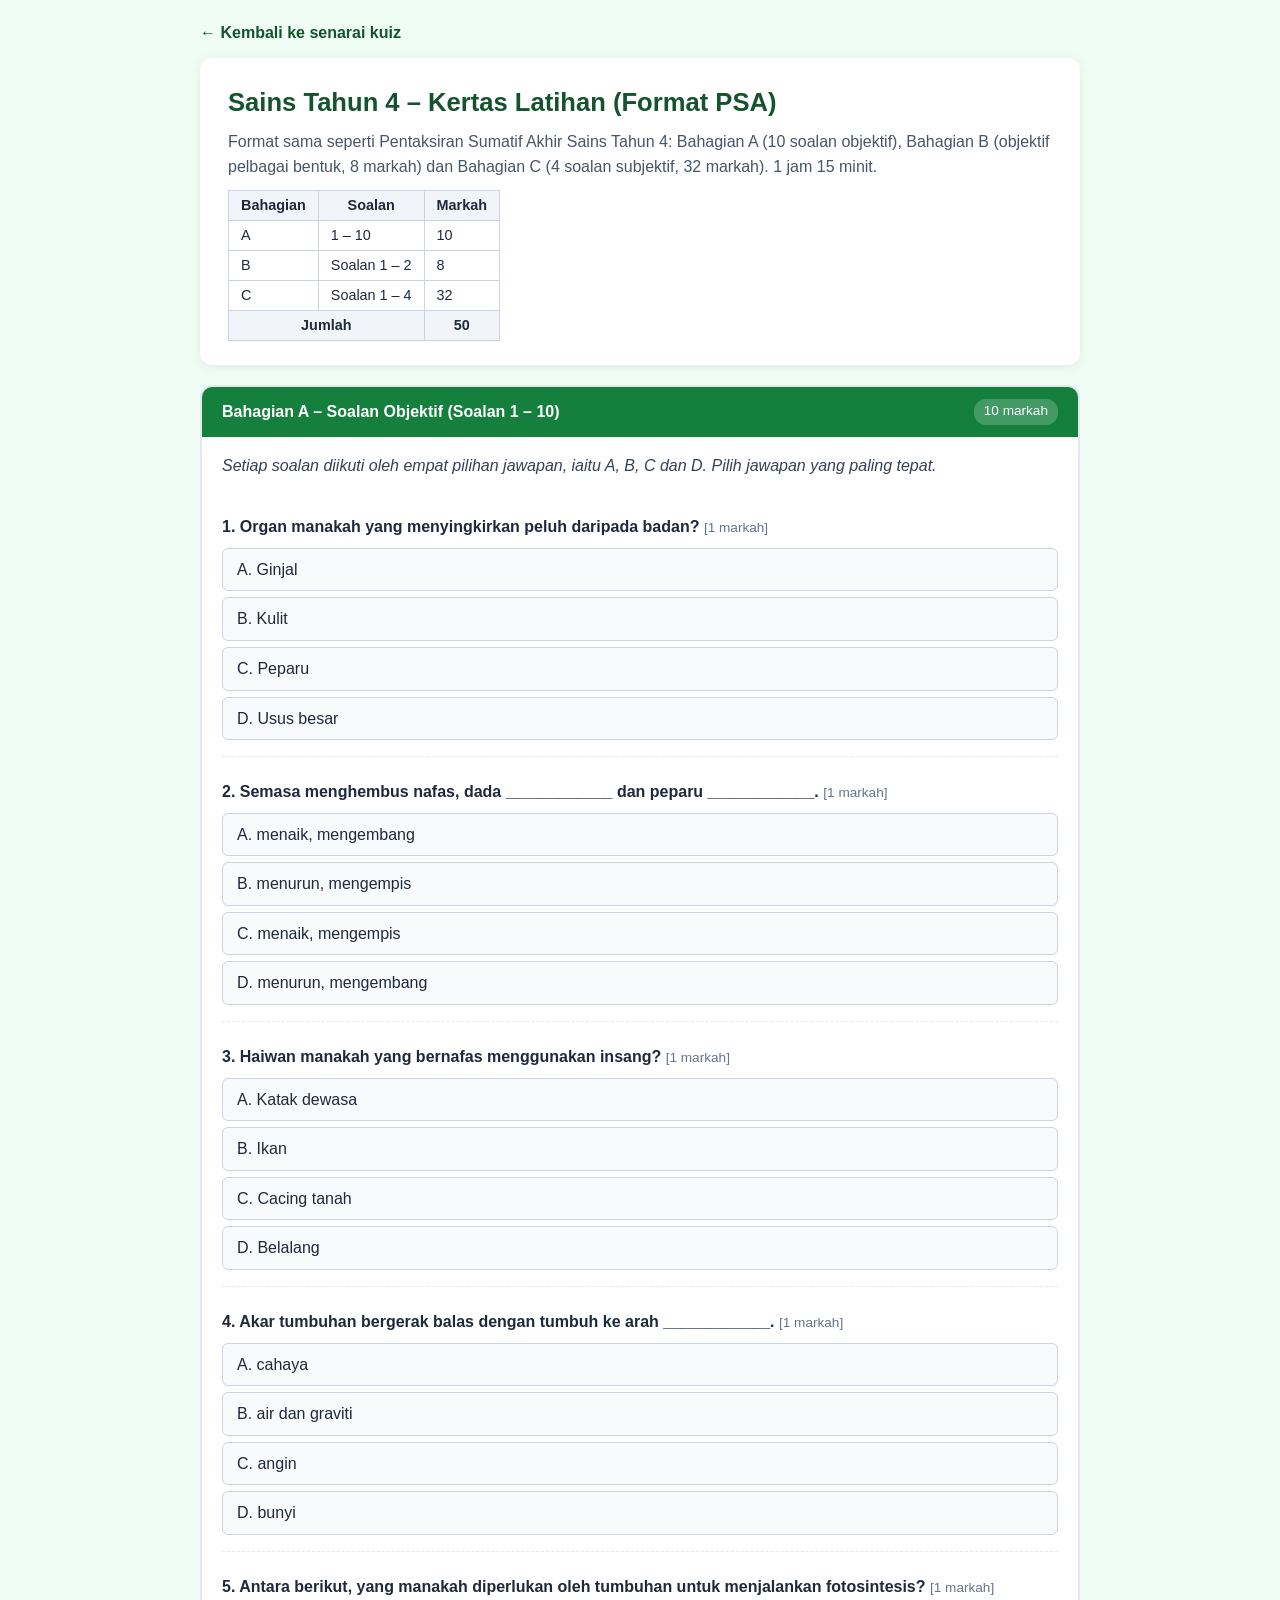
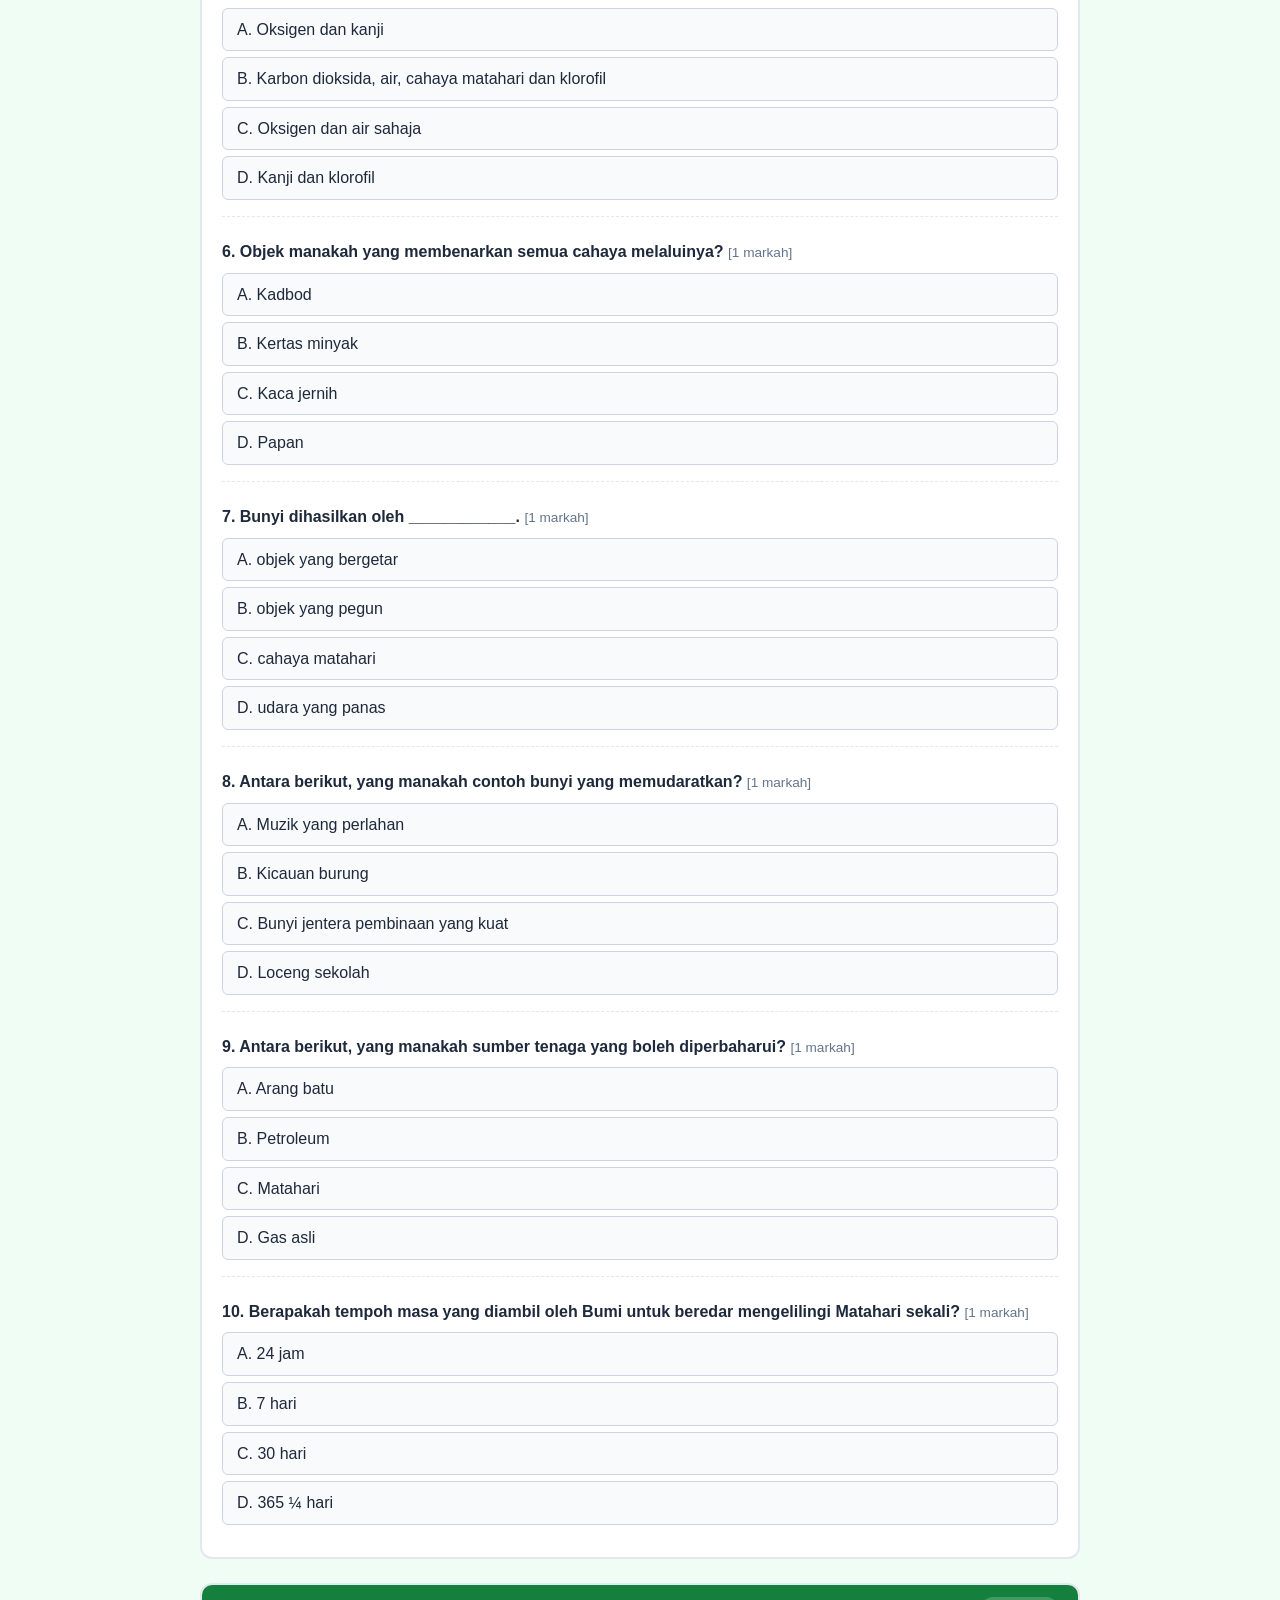
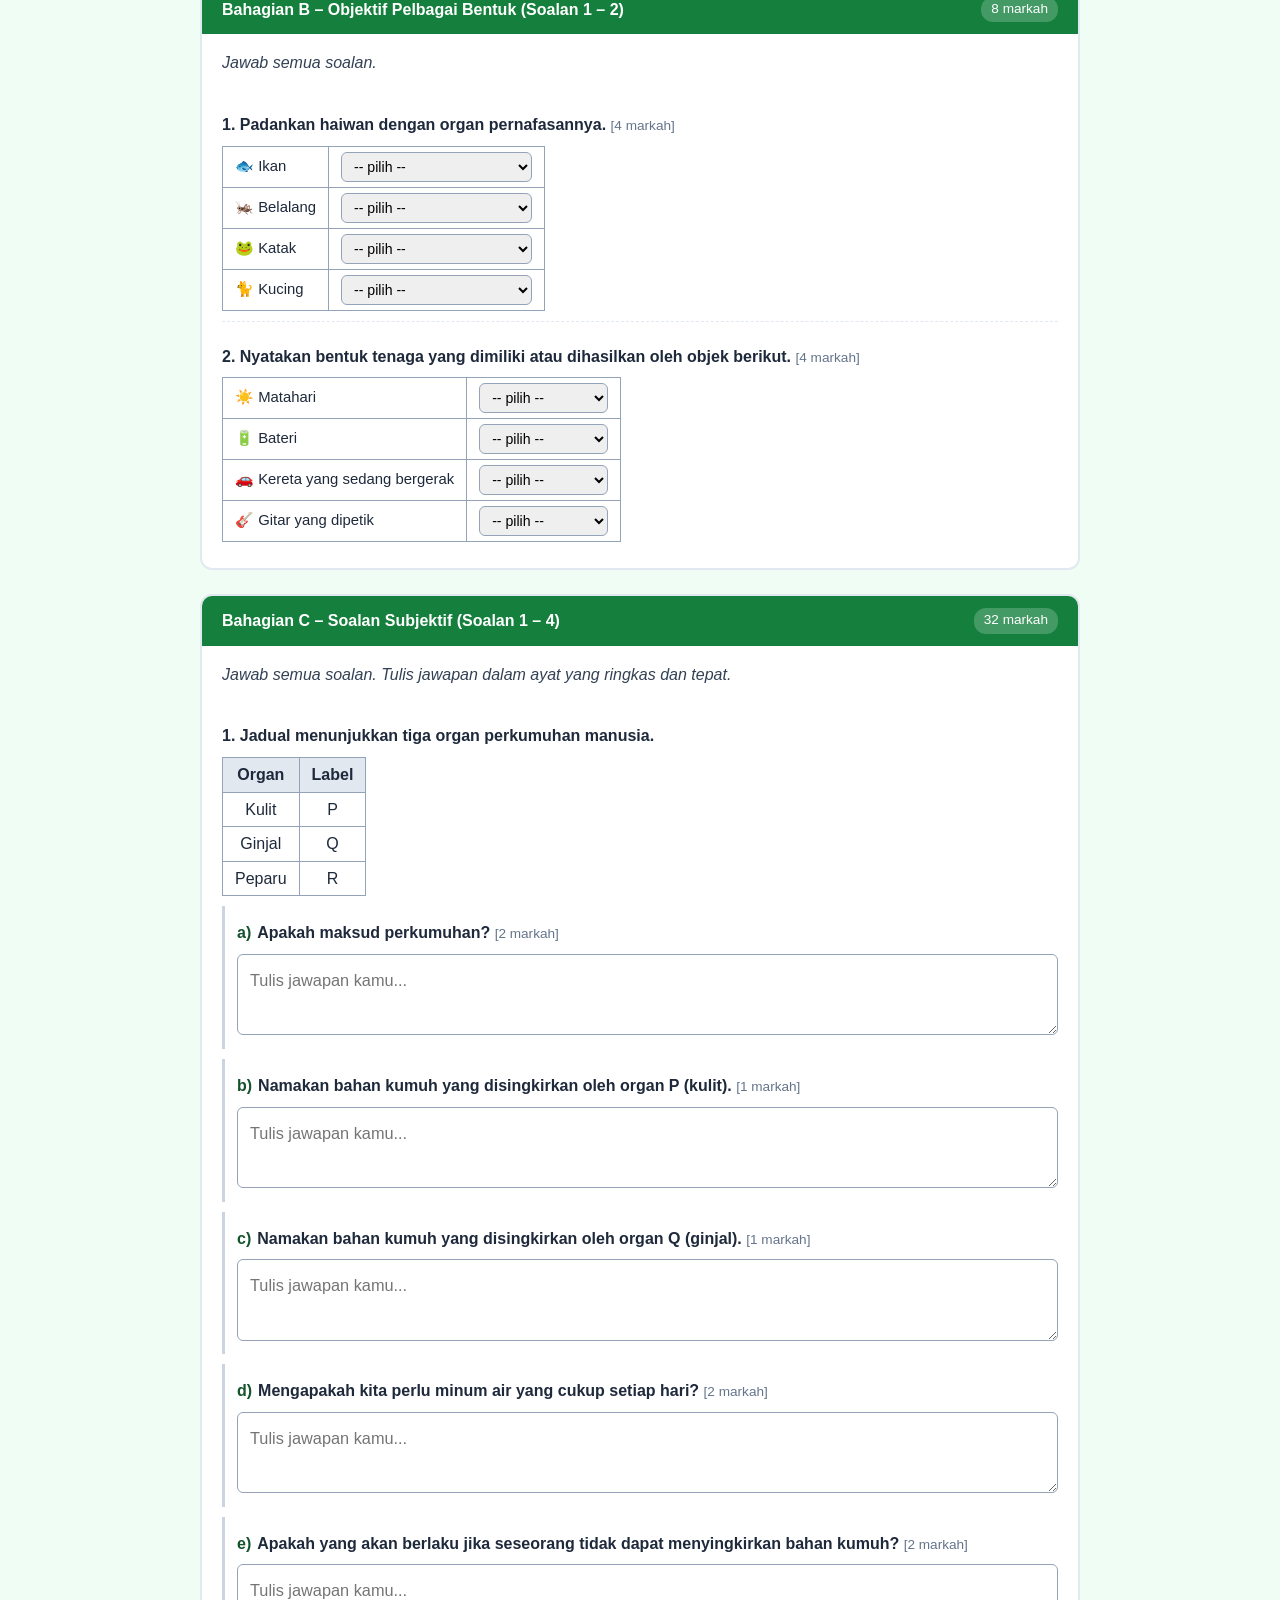
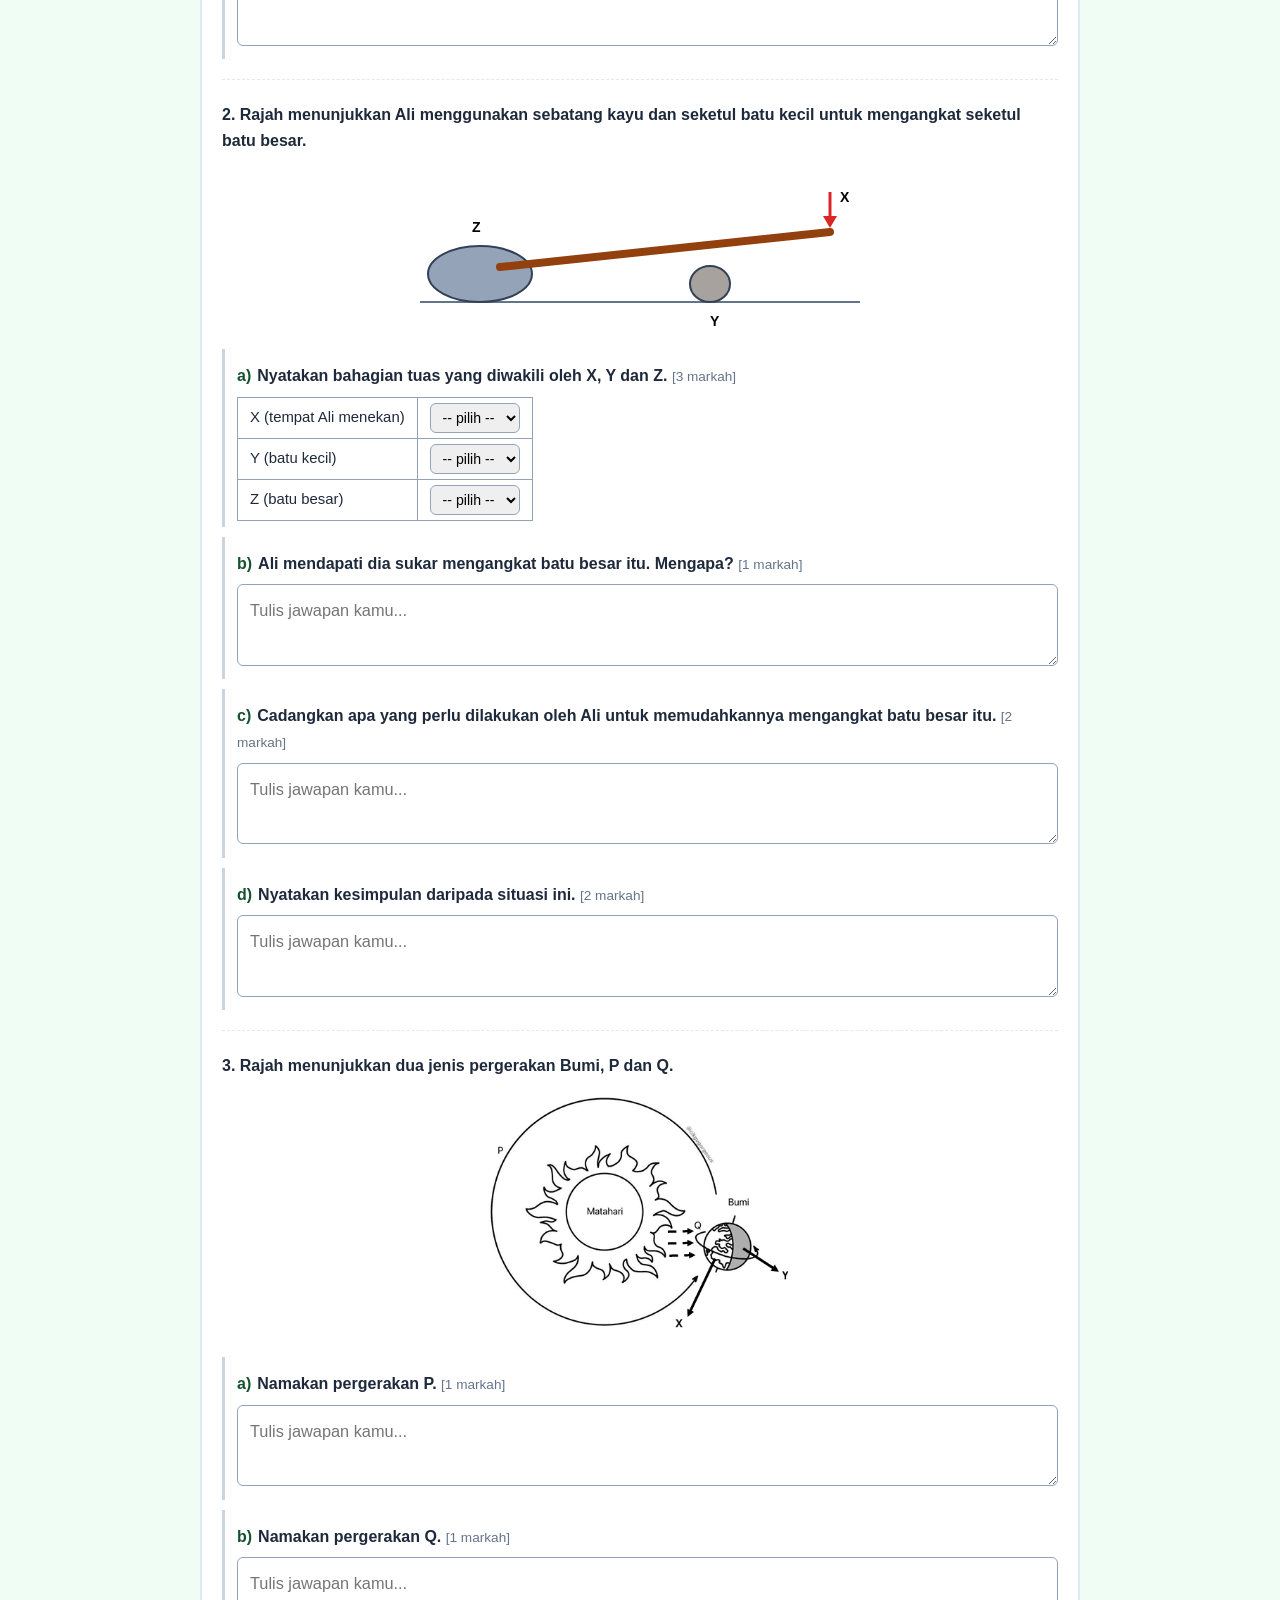
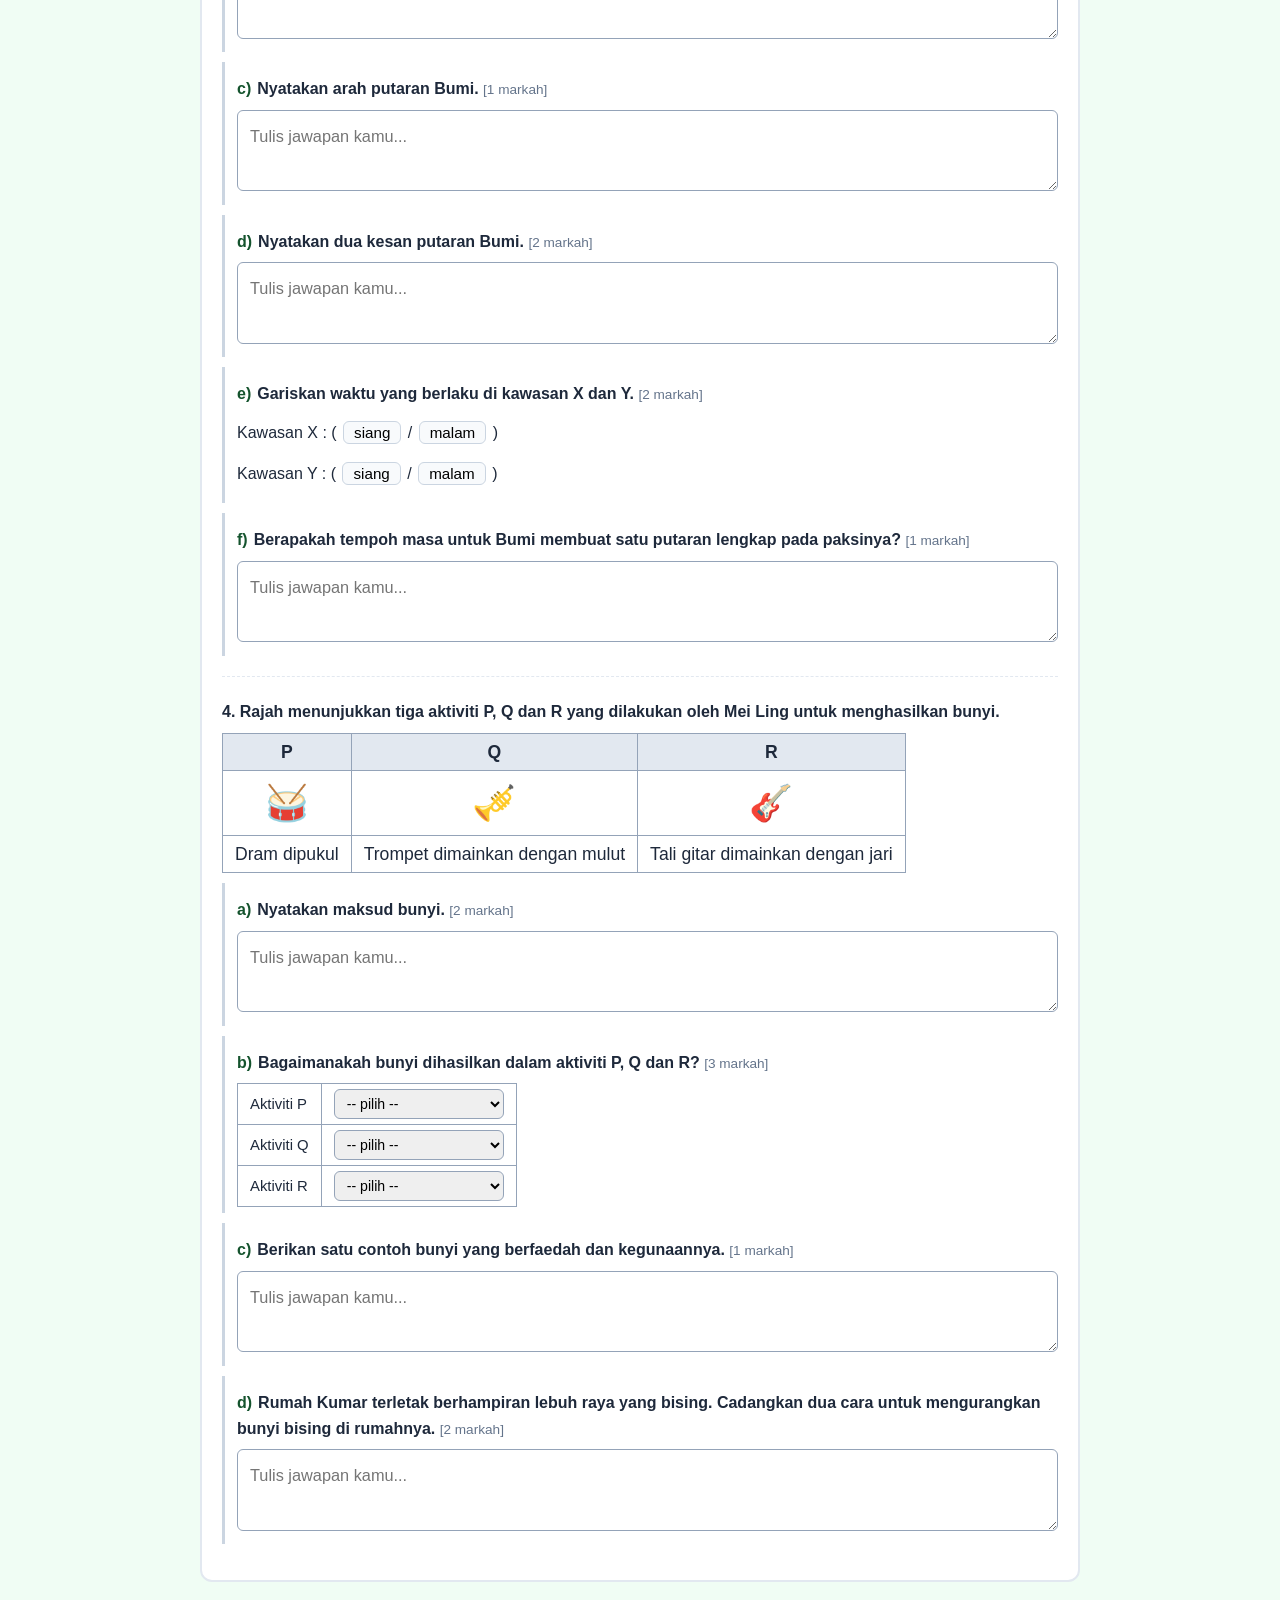
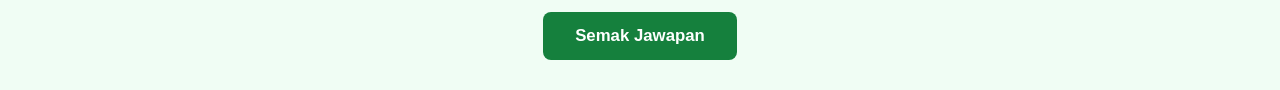
<file: SN_Kertas_PSA.html>
<!DOCTYPE html>
<html lang="ms">
<head>
    <meta charset="UTF-8">
    <meta name="viewport" content="width=device-width, initial-scale=1.0">
    <title>Sains Tahun 4 – Kertas Latihan PSA</title>
    <link rel="stylesheet" href="kuiz_english.css">
</head>
<body>
<div class="container">
    <a class="back-link" href="index.html">← Kembali ke senarai kuiz</a>
    <div class="page-header">
        <h1>Sains Tahun 4 – Kertas Latihan (Format PSA)</h1>
        <p class="subtitle">Format sama seperti Pentaksiran Sumatif Akhir Sains Tahun 4: Bahagian A (10 soalan objektif), Bahagian B (objektif pelbagai bentuk, 8 markah) dan Bahagian C (4 soalan subjektif, 32 markah). 1 jam 15 minit.</p>
        <table class="marks-table">
            <tr><th>Bahagian</th><th>Soalan</th><th>Markah</th></tr>
            <tr><td>A</td><td>1 – 10</td><td>10</td></tr>
            <tr><td>B</td><td>Soalan 1 – 2</td><td>8</td></tr>
            <tr><td>C</td><td>Soalan 1 – 4</td><td>32</td></tr>
            <tr><th colspan="2">Jumlah</th><th>50</th></tr>
        </table>
    </div>

    <div id="scoreBanner" class="score-banner"></div>
    <div id="paper"></div>

    <button class="action-btn" id="submitBtn">Semak Jawapan</button>
    <button class="reset-btn" id="resetBtn">Mula Semula</button>
</div>

<script>
window.KERTAS = {
  theme: '#15803d', themeDark: '#14532d', themeSoft: '#f0fdf4',
  sections: [
    {
      title: 'Bahagian A – Soalan Objektif (Soalan 1 – 10)',
      instr: 'Setiap soalan diikuti oleh empat pilihan jawapan, iaitu A, B, C dan D. Pilih jawapan yang paling tepat.',
      items: [
        { n: 1, type: 'mcq', q: 'Organ manakah yang menyingkirkan <b>peluh</b> daripada badan?',
          options: ['Ginjal', 'Kulit', 'Peparu', 'Usus besar'], answer: 1, explain: 'Kulit menyingkirkan peluh. Ginjal menyingkirkan air kencing.' },
        { n: 2, type: 'mcq', q: 'Semasa <b>menghembus nafas</b>, dada ____________ dan peparu ____________.',
          options: ['menaik, mengembang', 'menurun, mengempis', 'menaik, mengempis', 'menurun, mengembang'], answer: 1,
          explain: 'Menghembus nafas: udara keluar, dada menurun dan peparu mengempis.' },
        { n: 3, type: 'mcq', q: 'Haiwan manakah yang bernafas menggunakan <b>insang</b>?',
          options: ['Katak dewasa', 'Ikan', 'Cacing tanah', 'Belalang'], answer: 1,
          explain: 'Ikan bernafas melalui insang. Belalang guna spirakel, cacing guna kulit lembap.' },
        { n: 4, type: 'mcq', q: 'Akar tumbuhan bergerak balas dengan tumbuh ke arah ____________.',
          options: ['cahaya', 'air dan graviti', 'angin', 'bunyi'], answer: 1, explain: 'Akar tumbuh ke arah air dan graviti. Pucuk tumbuh ke arah cahaya.' },
        { n: 5, type: 'mcq', q: 'Antara berikut, yang manakah <b>diperlukan</b> oleh tumbuhan untuk menjalankan fotosintesis?',
          options: ['Oksigen dan kanji', 'Karbon dioksida, air, cahaya matahari dan klorofil', 'Oksigen dan air sahaja', 'Kanji dan klorofil'], answer: 1,
          explain: 'Oksigen dan kanji ialah HASIL fotosintesis, bukan keperluan.' },
        { n: 6, type: 'mcq', q: 'Objek manakah yang membenarkan <b>semua</b> cahaya melaluinya?',
          options: ['Kadbod', 'Kertas minyak', 'Kaca jernih', 'Papan'], answer: 2, explain: 'Kaca jernih ialah objek lut sinar.' },
        { n: 7, type: 'mcq', q: 'Bunyi dihasilkan oleh ____________.',
          options: ['objek yang bergetar', 'objek yang pegun', 'cahaya matahari', 'udara yang panas'], answer: 0, explain: 'Bunyi dihasilkan oleh getaran objek.' },
        { n: 8, type: 'mcq', q: 'Antara berikut, yang manakah contoh <b>bunyi yang memudaratkan</b>?',
          options: ['Muzik yang perlahan', 'Kicauan burung', 'Bunyi jentera pembinaan yang kuat', 'Loceng sekolah'], answer: 2,
          explain: 'Bunyi yang terlalu kuat boleh merosakkan pendengaran dan menyebabkan tekanan.' },
        { n: 9, type: 'mcq', q: 'Antara berikut, yang manakah sumber tenaga yang <b>boleh diperbaharui</b>?',
          options: ['Arang batu', 'Petroleum', 'Matahari', 'Gas asli'], answer: 2, explain: 'Tenaga suria tidak akan habis. Arang batu, petroleum dan gas asli akan habis.' },
        { n: 10, type: 'mcq', q: 'Berapakah tempoh masa yang diambil oleh Bumi untuk <b>beredar mengelilingi Matahari</b> sekali?',
          options: ['24 jam', '7 hari', '30 hari', '365 ¼ hari'], answer: 3, explain: 'Peredaran = 365 ¼ hari (setahun). Putaran pada paksi = 24 jam.' }
      ]
    },
    {
      title: 'Bahagian B – Objektif Pelbagai Bentuk (Soalan 1 – 2)',
      instr: 'Jawab semua soalan.',
      items: [
        { n: 1, type: 'select', marks: 4, q: 'Padankan haiwan dengan organ pernafasannya.',
          choices: ['Insang', 'Spirakel', 'Peparu dan kulit lembap', 'Peparu'],
          rows: [{ t: '🐟 Ikan', ans: 0 }, { t: '🦗 Belalang', ans: 1 }, { t: '🐸 Katak', ans: 2 }, { t: '🐈 Kucing', ans: 3 }] },
        { n: 2, type: 'select', marks: 4, q: 'Nyatakan bentuk tenaga yang dimiliki atau dihasilkan oleh objek berikut.',
          choices: ['Tenaga suria', 'Tenaga kimia', 'Tenaga kinetik', 'Tenaga bunyi', 'Tenaga haba'],
          rows: [{ t: '☀️ Matahari', ans: 0 }, { t: '🔋 Bateri', ans: 1 }, { t: '🚗 Kereta yang sedang bergerak', ans: 2 }, { t: '🎸 Gitar yang dipetik', ans: 3 }] }
      ]
    },
    {
      title: 'Bahagian C – Soalan Subjektif (Soalan 1 – 4)',
      instr: 'Jawab semua soalan. Tulis jawapan dalam ayat yang ringkas dan tepat.',
      items: [
        { n: 1, type: 'group', q: 'Jadual menunjukkan tiga organ perkumuhan manusia.',
          stim: `<table class="stim-table"><tr><th>Organ</th><th>Label</th></tr><tr><td>Kulit</td><td>P</td></tr><tr><td>Ginjal</td><td>Q</td></tr><tr><td>Peparu</td><td>R</td></tr></table>`,
          sub: [
            { type: 'short', marks: 2, q: 'Apakah maksud perkumuhan?',
              rubric: [['singkir', 'nyingkir', 'buang', 'keluar'], ['bahan kumuh', 'kumuh', 'sisa', 'toksik']],
              model: 'Perkumuhan ialah proses menyingkirkan bahan kumuh daripada badan.' },
            { type: 'short', marks: 1, q: 'Namakan bahan kumuh yang disingkirkan oleh organ P (kulit).',
              rubric: [['peluh']], model: 'Peluh' },
            { type: 'short', marks: 1, q: 'Namakan bahan kumuh yang disingkirkan oleh organ Q (ginjal).',
              rubric: [['air kencing', 'urin']], model: 'Air kencing' },
            { type: 'short', marks: 2, q: 'Mengapakah kita perlu minum air yang cukup setiap hari?',
              rubric: [['ganti', 'hilang', 'dehidrasi', 'kekurangan air'], ['peluh', 'air kencing', 'urin', 'sihat', 'ginjal', 'sembelit', 'penyakit']],
              model: 'Untuk menggantikan air yang hilang melalui peluh dan air kencing, supaya badan sihat dan tidak mengalami dehidrasi.' },
            { type: 'short', marks: 2, q: 'Apakah yang akan berlaku jika seseorang tidak dapat menyingkirkan bahan kumuh?',
              rubric: [['terkumpul', 'berkumpul', 'toksik', 'racun'], ['sakit', 'penyakit', 'mati', 'keracunan']],
              model: 'Bahan toksik akan terkumpul di dalam badan dan dia akan jatuh sakit.' }
          ] },
        { n: 2, type: 'group', q: 'Rajah menunjukkan Ali menggunakan sebatang kayu dan seketul batu kecil untuk mengangkat seketul batu besar.',
          stim: `<div class="svg-wrap"><svg viewBox="0 0 460 170" width="460" xmlns="http://www.w3.org/2000/svg" font-family="Arial" font-size="14">
            <line x1="10" y1="140" x2="450" y2="140" stroke="#64748b" stroke-width="2"/>
            <ellipse cx="70" cy="112" rx="52" ry="28" fill="#94a3b8" stroke="#334155" stroke-width="2"/>
            <line x1="90" y1="105" x2="420" y2="70" stroke="#92400e" stroke-width="8" stroke-linecap="round"/>
            <ellipse cx="300" cy="122" rx="20" ry="18" fill="#a8a29e" stroke="#334155" stroke-width="2"/>
            <line x1="420" y1="30" x2="420" y2="62" stroke="#dc2626" stroke-width="3"/><polygon points="420,66 413,54 427,54" fill="#dc2626"/>
            <g font-weight="bold"><text x="430" y="40">X</text><text x="300" y="164">Y</text><text x="62" y="70">Z</text></g></svg></div>`,
          sub: [
            { type: 'select', marks: 3, q: 'Nyatakan bahagian tuas yang diwakili oleh X, Y dan Z.',
              choices: ['Daya', 'Fulkrum', 'Beban'],
              rows: [{ t: 'X (tempat Ali menekan)', ans: 0 }, { t: 'Y (batu kecil)', ans: 1 }, { t: 'Z (batu besar)', ans: 2 }] },
            { type: 'short', marks: 1, q: 'Ali mendapati dia sukar mengangkat batu besar itu. Mengapa?',
              rubric: [['jauh']], model: 'Kedudukan fulkrum (batu kecil) jauh dari beban (batu besar).' },
            { type: 'short', marks: 2, q: 'Cadangkan apa yang perlu dilakukan oleh Ali untuk memudahkannya mengangkat batu besar itu.',
              rubric: [['dekat', 'alih', 'gerak', 'anjak'], ['fulkrum', 'batu kecil']],
              model: 'Ali perlu mendekatkan batu kecil (fulkrum) dengan batu besar (beban).' },
            { type: 'short', marks: 2, q: 'Nyatakan kesimpulan daripada situasi ini.',
              rubric: [['semakin dekat', 'semakin berkurang jarak', 'semakin kurang jarak', 'semakin pendek jarak'], ['semakin sedikit daya', 'semakin kurang daya', 'semakin berkurang daya', 'semakin kecil daya', 'semakin mudah']],
              model: 'Semakin dekat beban dengan fulkrum, semakin sedikit daya yang diperlukan untuk mengangkat beban.' }
          ] },
        { n: 3, type: 'group', q: 'Rajah menunjukkan dua jenis pergerakan Bumi, P dan Q.',
          stim: '<img src="images/matahari_bumi.png" alt="Matahari dan Bumi" style="max-width:100%;max-height:260px;display:block;margin:0 auto">',
          sub: [
            { type: 'short', marks: 1, q: 'Namakan pergerakan P.', rubric: [['peredaran', 'beredar', 'mengelilingi matahari']], model: 'Peredaran Bumi mengelilingi Matahari.' },
            { type: 'short', marks: 1, q: 'Namakan pergerakan Q.', rubric: [['putaran', 'berputar']], model: 'Putaran Bumi pada paksinya.' },
            { type: 'short', marks: 1, q: 'Nyatakan arah putaran Bumi.', rubric: [['barat ke timur', 'barat ke arah timur']], model: 'Dari barat ke timur.' },
            { type: 'short', marks: 2, q: 'Nyatakan dua kesan putaran Bumi.', rubric: [['siang+malam'], ['bayang']],
              model: 'Kejadian siang dan malam; perubahan panjang dan arah bayang-bayang.' },
            { type: 'choose', q: 'Gariskan waktu yang berlaku di kawasan X dan Y.',
              rows: [{ pre: 'Kawasan X :', opts: ['siang', 'malam'], ans: 0 }, { pre: 'Kawasan Y :', opts: ['siang', 'malam'], ans: 1 }] },
            { type: 'short', marks: 1, q: 'Berapakah tempoh masa untuk Bumi membuat satu putaran lengkap pada paksinya?', rubric: [['24 jam', 'sehari', '1 hari', 'satu hari']], model: '24 jam' }
          ] },
        { n: 4, type: 'group', q: 'Rajah menunjukkan tiga aktiviti P, Q dan R yang dilakukan oleh Mei Ling untuk menghasilkan bunyi.',
          stim: `<table class="stim-table" style="font-size:1.1em"><tr><th>P</th><th>Q</th><th>R</th></tr>
            <tr style="font-size:2em"><td>🥁</td><td>🎺</td><td>🎸</td></tr><tr><td>Dram dipukul</td><td>Trompet dimainkan dengan mulut</td><td>Tali gitar dimainkan dengan jari</td></tr></table>`,
          sub: [
            { type: 'short', marks: 2, q: 'Nyatakan maksud bunyi.', rubric: [['getar'], ['dengar']], model: 'Bunyi ialah satu bentuk tenaga yang dihasilkan oleh getaran dan boleh didengar.' },
            { type: 'select', marks: 3, q: 'Bagaimanakah bunyi dihasilkan dalam aktiviti P, Q dan R?',
              choices: ['Mengetuk / memukul', 'Meniup', 'Memetik', 'Menggesek'],
              rows: [{ t: 'Aktiviti P', ans: 0 }, { t: 'Aktiviti Q', ans: 1 }, { t: 'Aktiviti R', ans: 2 }] },
            { type: 'short', marks: 1, q: 'Berikan satu contoh bunyi yang berfaedah dan kegunaannya.',
              rubric: [['siren', 'loceng', 'muzik', 'penggera', 'hon', 'azan', 'wisel']],
              model: 'Bunyi siren ambulans sebagai amaran supaya kenderaan lain memberi laluan.' },
            { type: 'short', marks: 2, q: 'Rumah Kumar terletak berhampiran lebuh raya yang bising. Cadangkan <b>dua</b> cara untuk mengurangkan bunyi bising di rumahnya.',
              rubric: [['pokok'], ['langsir', 'tutup tingkap', 'penyerap', 'dinding', 'tingkap', 'permaidani', 'kalis bunyi']],
              model: 'Menanam pokok di sekeliling rumah; memasang langsir tebal atau menutup tingkap.' }
          ] }
      ]
    }
  ]
};
</script>
<script src="kuiz_kertas.js"></script>
</body>
</html>
</file>
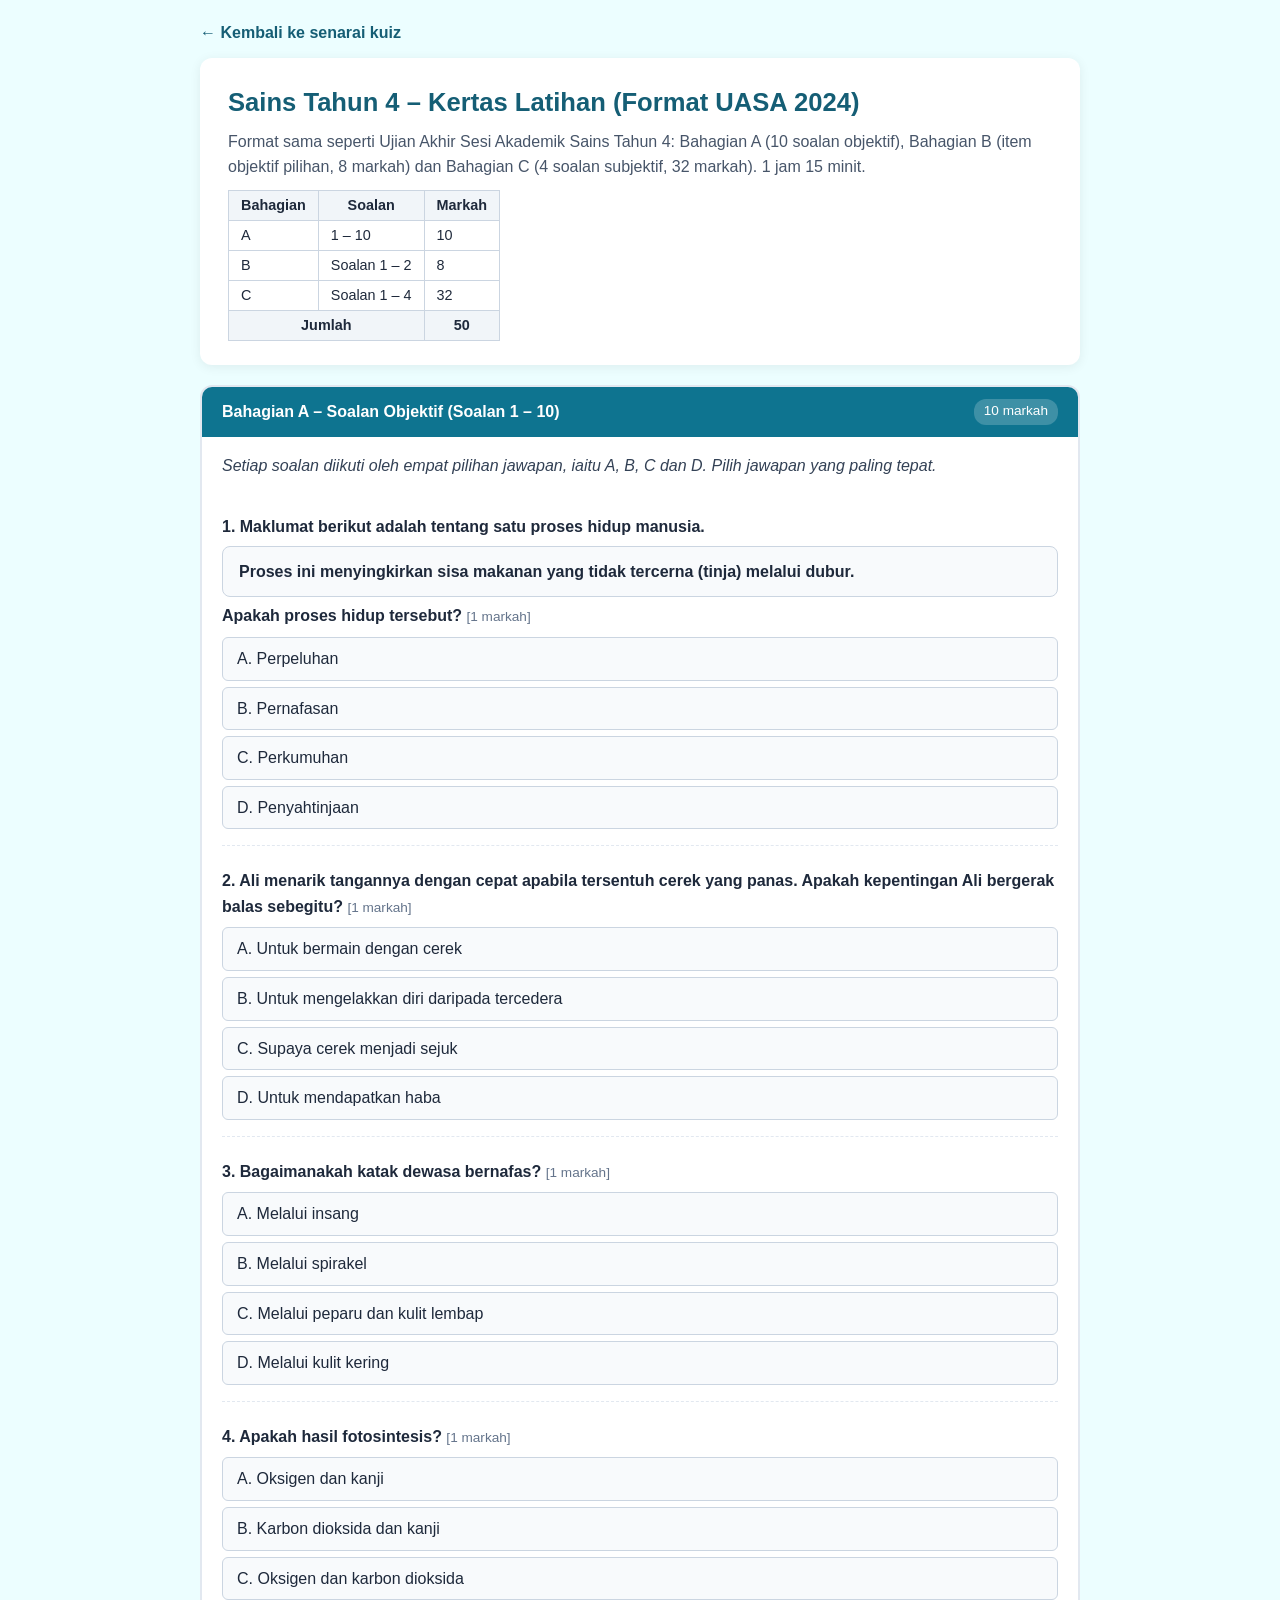
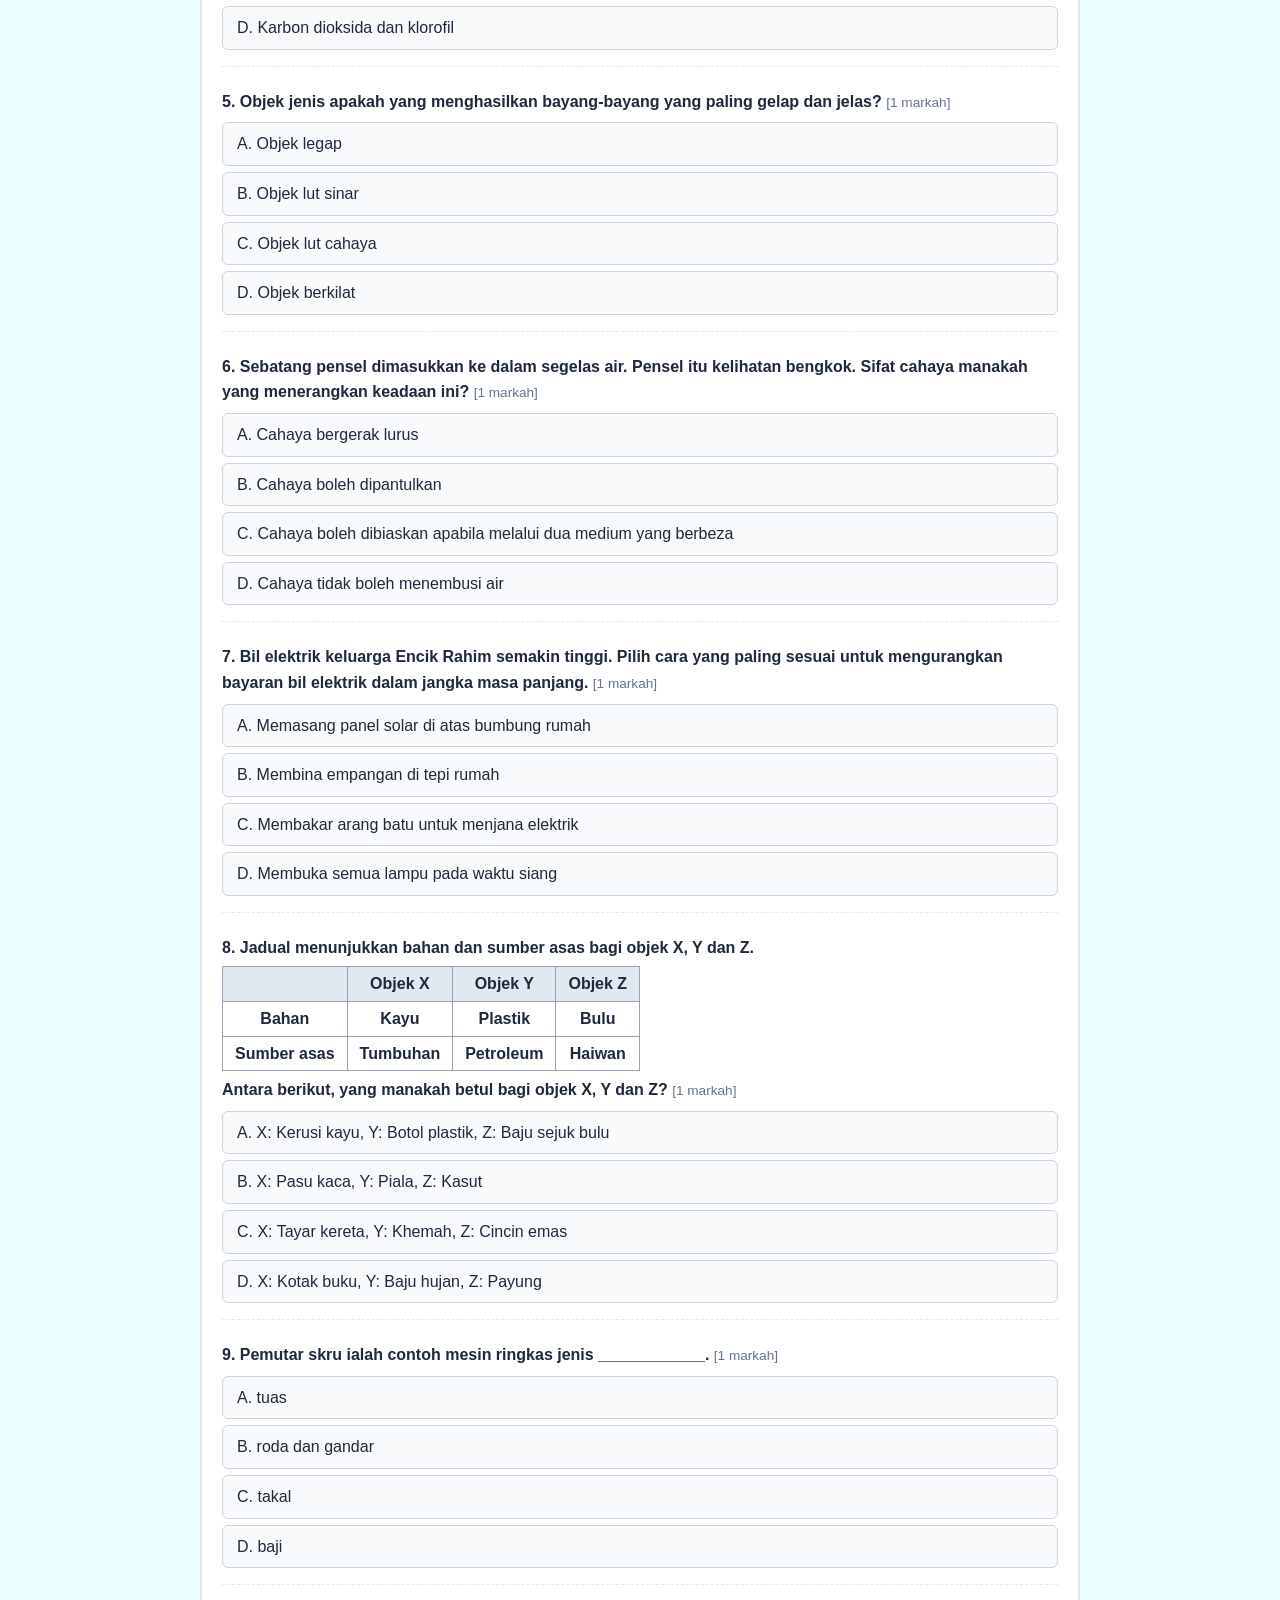
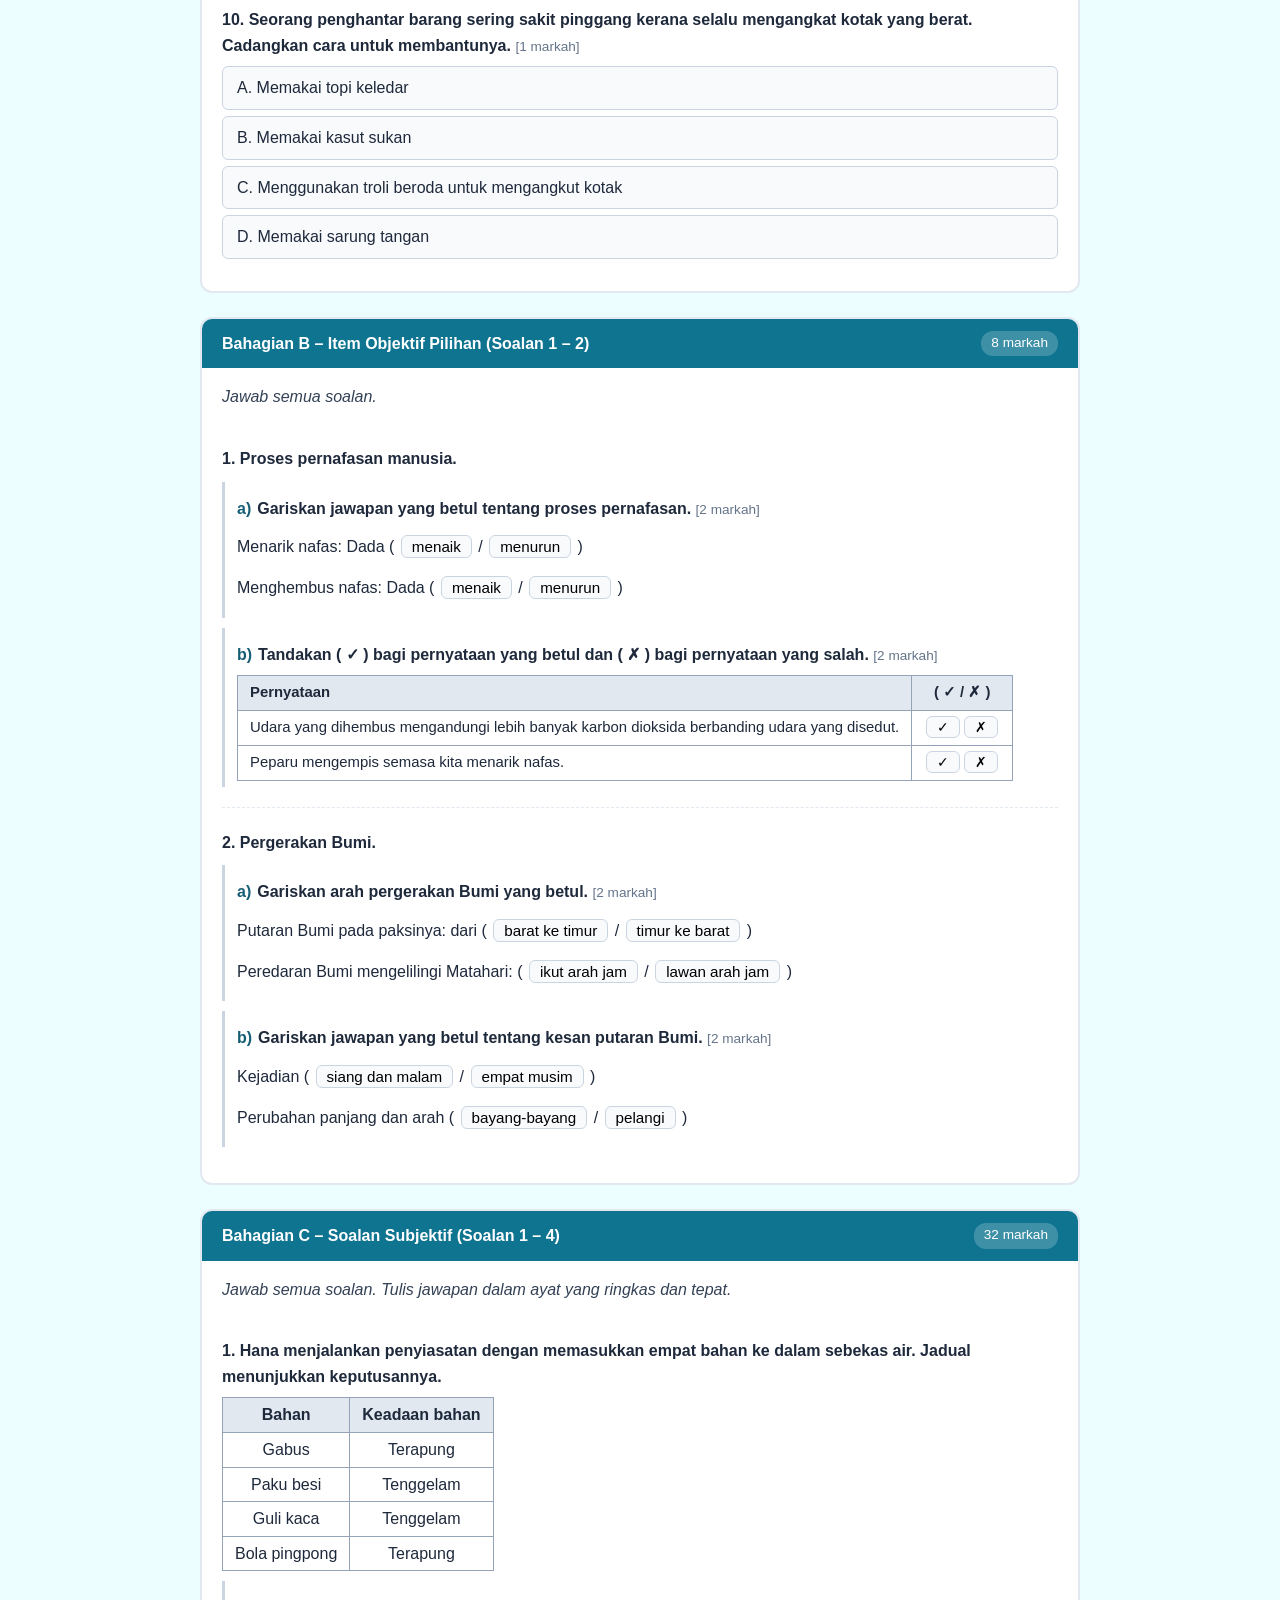
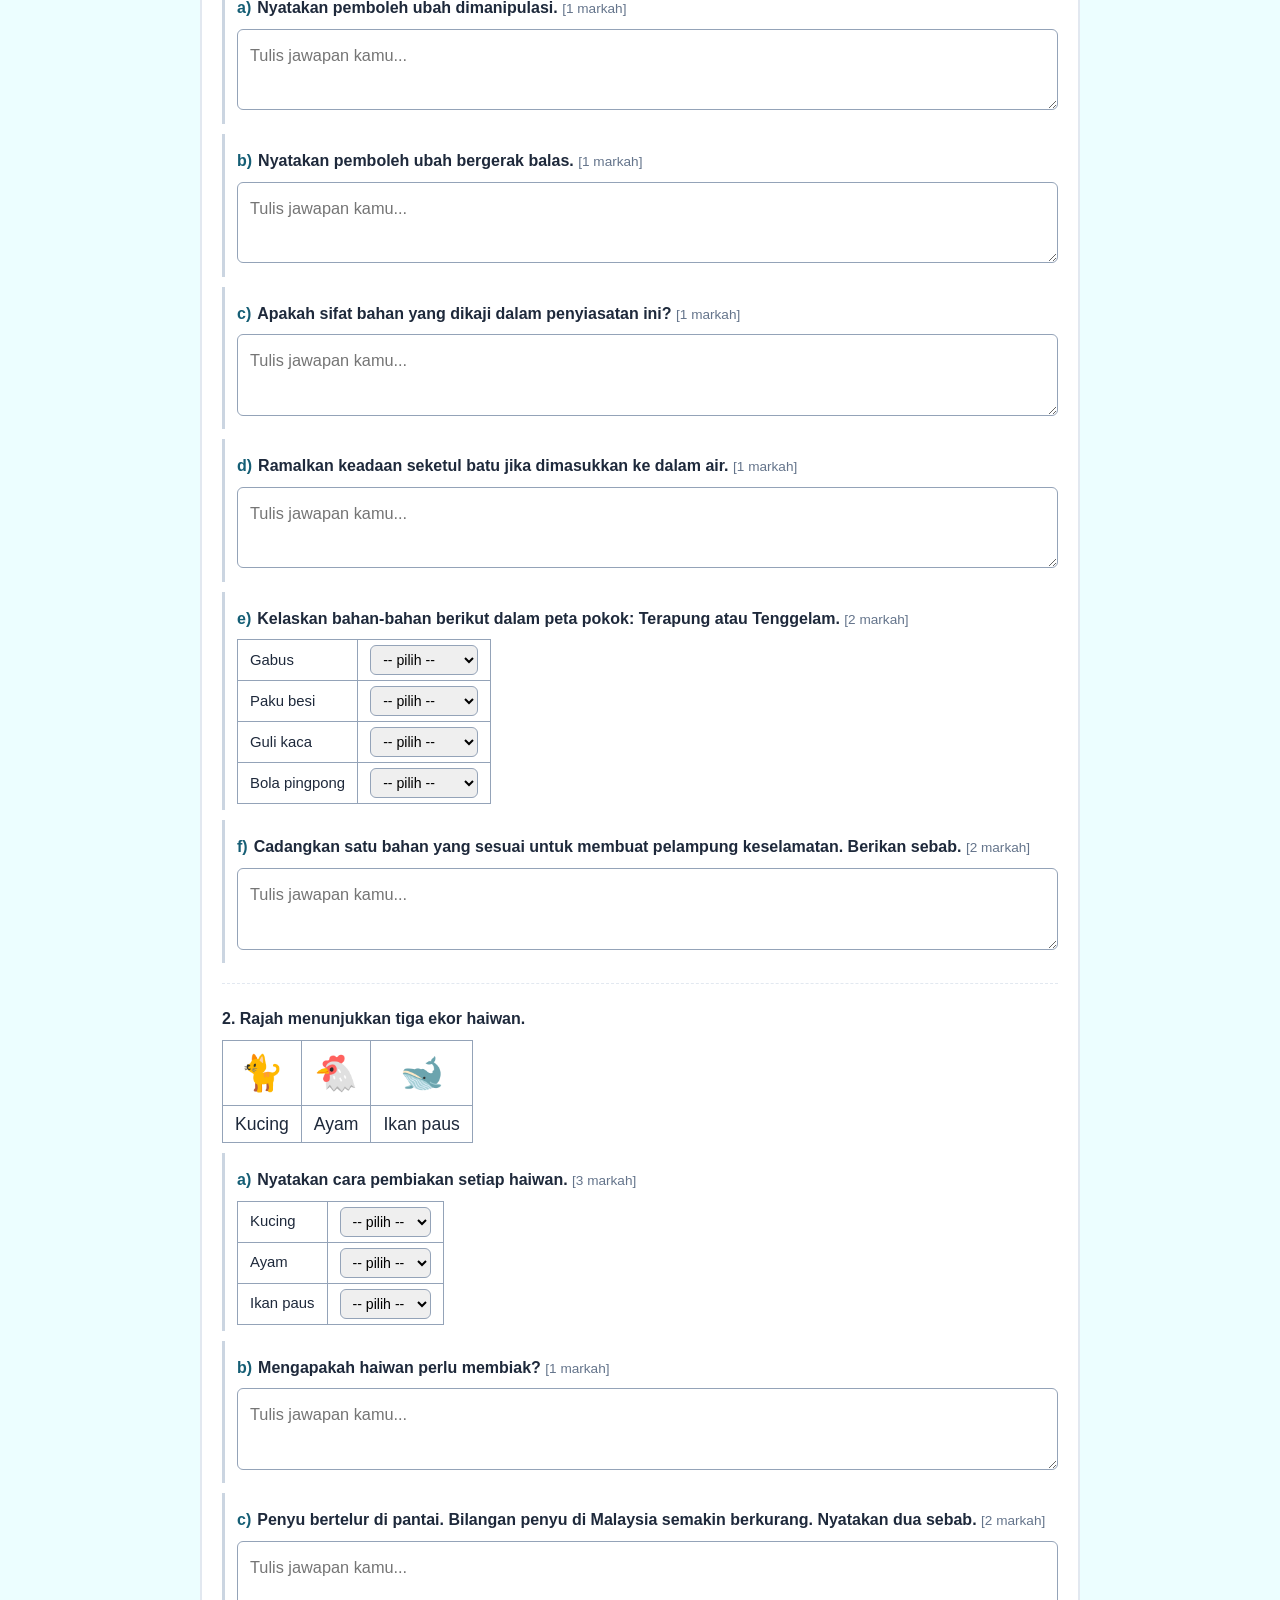
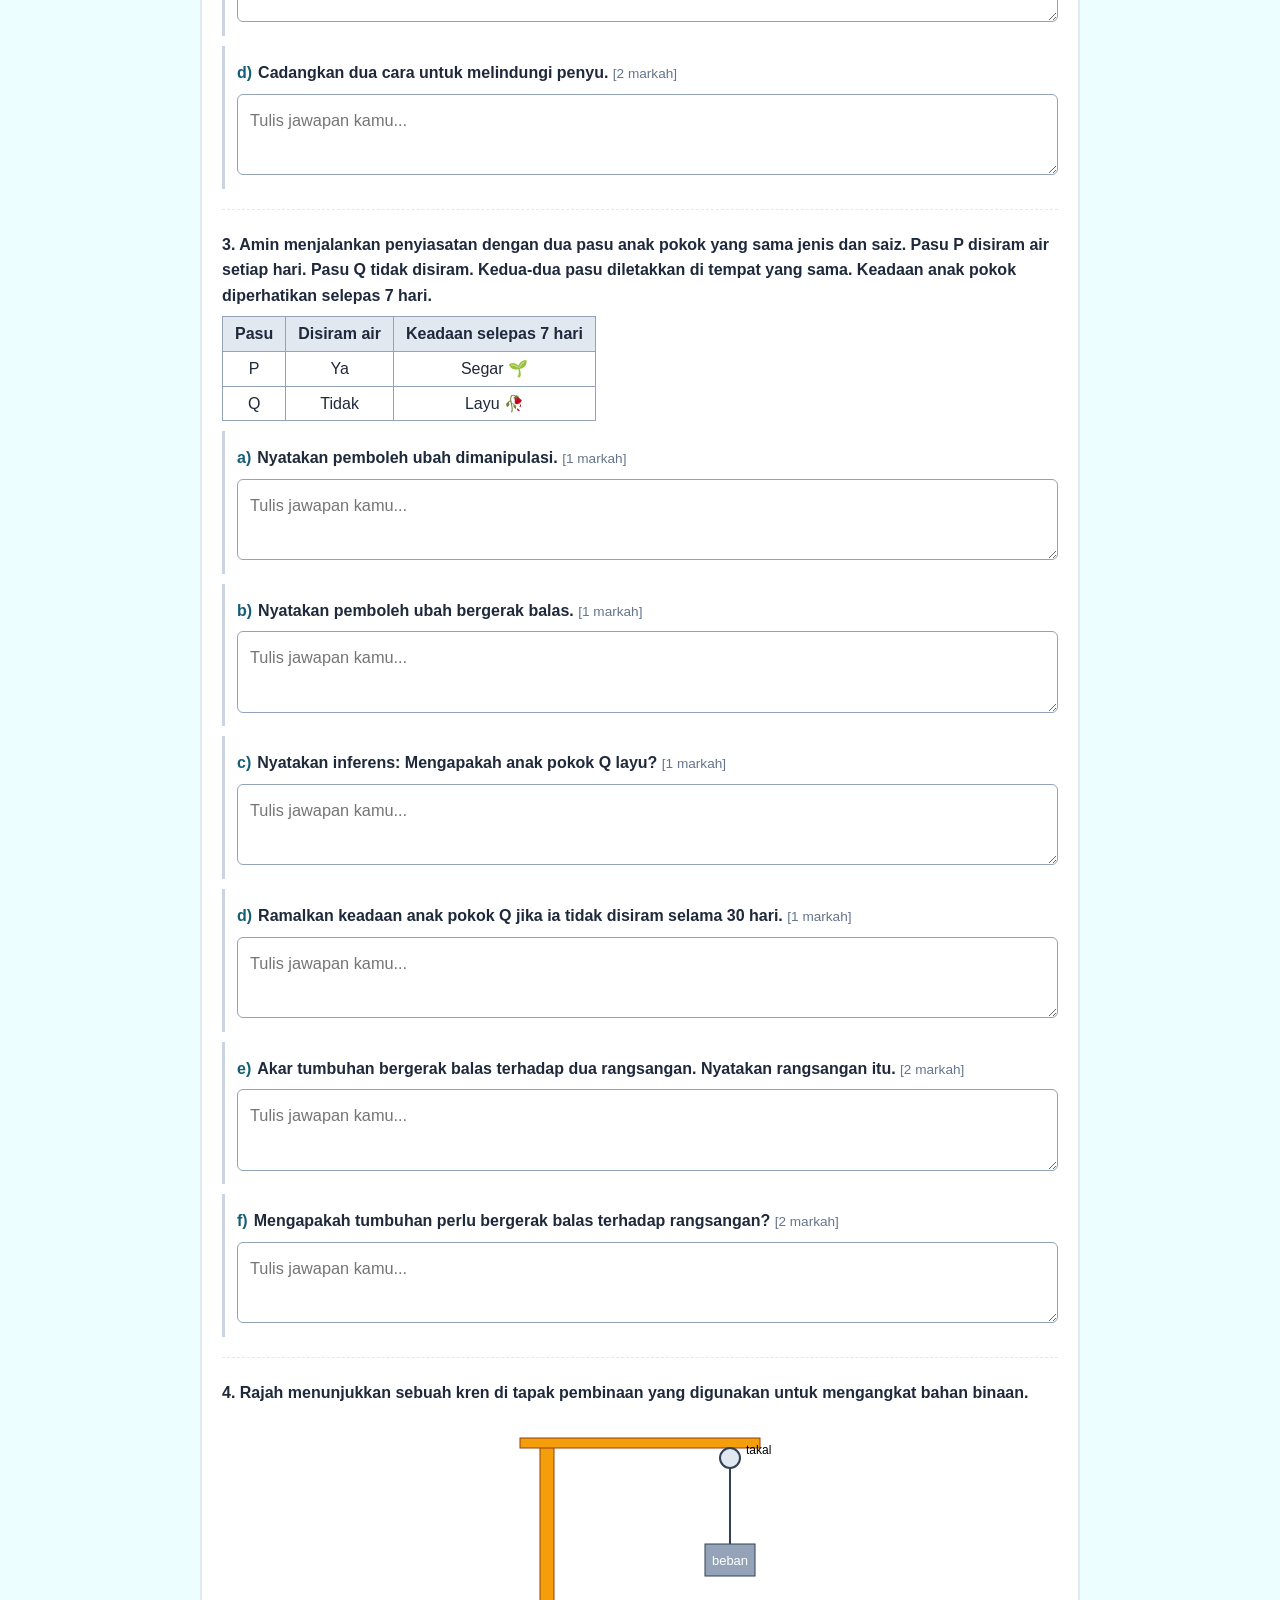
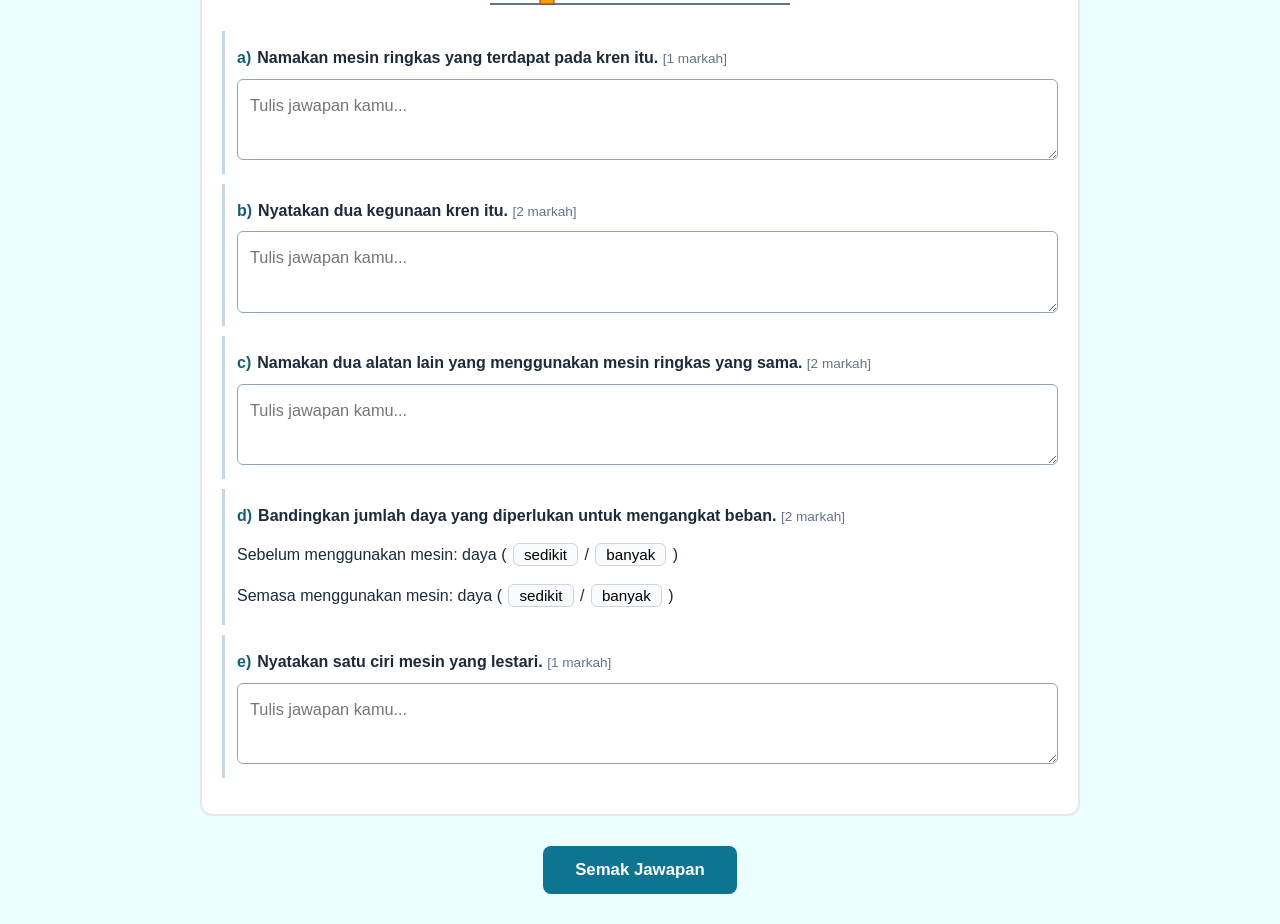
<file: SN_Kertas_UASA.html>
<!DOCTYPE html>
<html lang="ms">
<head>
    <meta charset="UTF-8">
    <meta name="viewport" content="width=device-width, initial-scale=1.0">
    <title>Sains Tahun 4 – Kertas Latihan UASA</title>
    <link rel="stylesheet" href="kuiz_english.css">
</head>
<body>
<div class="container">
    <a class="back-link" href="index.html">← Kembali ke senarai kuiz</a>
    <div class="page-header">
        <h1>Sains Tahun 4 – Kertas Latihan (Format UASA 2024)</h1>
        <p class="subtitle">Format sama seperti Ujian Akhir Sesi Akademik Sains Tahun 4: Bahagian A (10 soalan objektif), Bahagian B (item objektif pilihan, 8 markah) dan Bahagian C (4 soalan subjektif, 32 markah). 1 jam 15 minit.</p>
        <table class="marks-table">
            <tr><th>Bahagian</th><th>Soalan</th><th>Markah</th></tr>
            <tr><td>A</td><td>1 – 10</td><td>10</td></tr>
            <tr><td>B</td><td>Soalan 1 – 2</td><td>8</td></tr>
            <tr><td>C</td><td>Soalan 1 – 4</td><td>32</td></tr>
            <tr><th colspan="2">Jumlah</th><th>50</th></tr>
        </table>
    </div>

    <div id="scoreBanner" class="score-banner"></div>
    <div id="paper"></div>

    <button class="action-btn" id="submitBtn">Semak Jawapan</button>
    <button class="reset-btn" id="resetBtn">Mula Semula</button>
</div>

<script>
window.KERTAS = {
  theme: '#0e7490', themeDark: '#155e75', themeSoft: '#ecfeff',
  sections: [
    {
      title: 'Bahagian A – Soalan Objektif (Soalan 1 – 10)',
      instr: 'Setiap soalan diikuti oleh empat pilihan jawapan, iaitu A, B, C dan D. Pilih jawapan yang paling tepat.',
      items: [
        { n: 1, type: 'mcq', q: 'Maklumat berikut adalah tentang satu proses hidup manusia.<div class="passage" style="margin:6px 0">Proses ini menyingkirkan sisa makanan yang tidak tercerna (tinja) melalui dubur.</div>Apakah proses hidup tersebut?',
          options: ['Perpeluhan', 'Pernafasan', 'Perkumuhan', 'Penyahtinjaan'], answer: 3, explain: 'Penyahtinjaan = menyingkirkan tinja. Perkumuhan = menyingkirkan bahan kumuh (peluh, air kencing, karbon dioksida).' },
        { n: 2, type: 'mcq', q: 'Ali menarik tangannya dengan cepat apabila tersentuh cerek yang panas. Apakah kepentingan Ali bergerak balas sebegitu?',
          options: ['Untuk bermain dengan cerek', 'Untuk mengelakkan diri daripada tercedera', 'Supaya cerek menjadi sejuk', 'Untuk mendapatkan haba'], answer: 1, explain: 'Manusia bergerak balas terhadap rangsangan untuk melindungi diri daripada bahaya.' },
        { n: 3, type: 'mcq', q: 'Bagaimanakah katak dewasa bernafas?',
          options: ['Melalui insang', 'Melalui spirakel', 'Melalui peparu dan kulit lembap', 'Melalui kulit kering'], answer: 2, explain: 'Katak dewasa hidup di darat dan di air, jadi ia bernafas menggunakan peparu dan kulit lembap.' },
        { n: 4, type: 'mcq', q: 'Apakah <b>hasil</b> fotosintesis?',
          options: ['Oksigen dan kanji', 'Karbon dioksida dan kanji', 'Oksigen dan karbon dioksida', 'Karbon dioksida dan klorofil'], answer: 0, explain: 'Karbon dioksida + air → (cahaya matahari, klorofil) → kanji + oksigen.' },
        { n: 5, type: 'mcq', q: 'Objek jenis apakah yang menghasilkan bayang-bayang yang <b>paling gelap dan jelas</b>?',
          options: ['Objek legap', 'Objek lut sinar', 'Objek lut cahaya', 'Objek berkilat'], answer: 0, explain: 'Objek legap menghalang semua cahaya.' },
        { n: 6, type: 'mcq', q: 'Sebatang pensel dimasukkan ke dalam segelas air. Pensel itu kelihatan <b>bengkok</b>. Sifat cahaya manakah yang menerangkan keadaan ini?',
          options: ['Cahaya bergerak lurus', 'Cahaya boleh dipantulkan', 'Cahaya boleh dibiaskan apabila melalui dua medium yang berbeza', 'Cahaya tidak boleh menembusi air'], answer: 2,
          explain: 'Cahaya bergerak dari air ke udara (dua medium berbeza) dan dibiaskan, jadi pensel kelihatan bengkok.' },
        { n: 7, type: 'mcq', q: 'Bil elektrik keluarga Encik Rahim semakin tinggi. Pilih cara yang paling sesuai untuk mengurangkan bayaran bil elektrik dalam <b>jangka masa panjang</b>.',
          options: ['Memasang panel solar di atas bumbung rumah', 'Membina empangan di tepi rumah', 'Membakar arang batu untuk menjana elektrik', 'Membuka semua lampu pada waktu siang'], answer: 0,
          explain: 'Panel solar menggunakan tenaga suria yang percuma dan boleh diperbaharui.' },
        { n: 8, type: 'mcq', q: 'Jadual menunjukkan bahan dan sumber asas bagi objek X, Y dan Z.<table class="stim-table" style="margin:6px 0"><tr><th></th><th>Objek X</th><th>Objek Y</th><th>Objek Z</th></tr><tr><td>Bahan</td><td>Kayu</td><td>Plastik</td><td>Bulu</td></tr><tr><td>Sumber asas</td><td>Tumbuhan</td><td>Petroleum</td><td>Haiwan</td></tr></table>Antara berikut, yang manakah betul bagi objek X, Y dan Z?',
          options: ['X: Kerusi kayu, Y: Botol plastik, Z: Baju sejuk bulu', 'X: Pasu kaca, Y: Piala, Z: Kasut', 'X: Tayar kereta, Y: Khemah, Z: Cincin emas', 'X: Kotak buku, Y: Baju hujan, Z: Payung'], answer: 0,
          explain: 'Kerusi kayu (tumbuhan), botol plastik (petroleum), baju sejuk bulu (haiwan).' },
        { n: 9, type: 'mcq', q: 'Pemutar skru ialah contoh mesin ringkas jenis ____________.',
          options: ['tuas', 'roda dan gandar', 'takal', 'baji'], answer: 1, explain: 'Pemegang = roda, batang = gandar.' },
        { n: 10, type: 'mcq', q: 'Seorang penghantar barang sering sakit pinggang kerana selalu mengangkat kotak yang berat. Cadangkan cara untuk membantunya.',
          options: ['Memakai topi keledar', 'Memakai kasut sukan', 'Menggunakan troli beroda untuk mengangkut kotak', 'Memakai sarung tangan'], answer: 2,
          explain: 'Troli (roda dan gandar) memudahkan kerja dan mengurangkan daya yang diperlukan.' }
      ]
    },
    {
      title: 'Bahagian B – Item Objektif Pilihan (Soalan 1 – 2)',
      instr: 'Jawab semua soalan.',
      items: [
        { n: 1, type: 'group', q: 'Proses pernafasan manusia.',
          sub: [
            { type: 'choose', q: 'Gariskan jawapan yang betul tentang proses pernafasan.',
              rows: [{ pre: 'Menarik nafas: Dada', opts: ['menaik', 'menurun'], ans: 0 }, { pre: 'Menghembus nafas: Dada', opts: ['menaik', 'menurun'], ans: 1 }] },
            { type: 'tick', marks: 2, q: 'Tandakan ( ✓ ) bagi pernyataan yang betul dan ( ✗ ) bagi pernyataan yang salah.',
              rows: [{ t: 'Udara yang dihembus mengandungi lebih banyak karbon dioksida berbanding udara yang disedut.', ok: true },
                     { t: 'Peparu mengempis semasa kita menarik nafas.', ok: false }] }
          ] },
        { n: 2, type: 'group', q: 'Pergerakan Bumi.',
          sub: [
            { type: 'choose', q: 'Gariskan arah pergerakan Bumi yang betul.',
              rows: [{ pre: 'Putaran Bumi pada paksinya: dari', opts: ['barat ke timur', 'timur ke barat'], ans: 0 },
                     { pre: 'Peredaran Bumi mengelilingi Matahari:', opts: ['ikut arah jam', 'lawan arah jam'], ans: 1 }] },
            { type: 'choose', q: 'Gariskan jawapan yang betul tentang kesan putaran Bumi.',
              rows: [{ pre: 'Kejadian', opts: ['siang dan malam', 'empat musim'], ans: 0 },
                     { pre: 'Perubahan panjang dan arah', opts: ['bayang-bayang', 'pelangi'], ans: 0 }] }
          ] }
      ]
    },
    {
      title: 'Bahagian C – Soalan Subjektif (Soalan 1 – 4)',
      instr: 'Jawab semua soalan. Tulis jawapan dalam ayat yang ringkas dan tepat.',
      items: [
        { n: 1, type: 'group', q: 'Hana menjalankan penyiasatan dengan memasukkan empat bahan ke dalam sebekas air. Jadual menunjukkan keputusannya.',
          stim: `<table class="stim-table"><tr><th>Bahan</th><th>Keadaan bahan</th></tr><tr><td>Gabus</td><td>Terapung</td></tr><tr><td>Paku besi</td><td>Tenggelam</td></tr><tr><td>Guli kaca</td><td>Tenggelam</td></tr><tr><td>Bola pingpong</td><td>Terapung</td></tr></table>`,
          sub: [
            { type: 'short', marks: 1, q: 'Nyatakan pemboleh ubah dimanipulasi.', rubric: [['jenis bahan', 'bahan']], model: 'Jenis bahan' },
            { type: 'short', marks: 1, q: 'Nyatakan pemboleh ubah bergerak balas.', rubric: [['keadaan', 'terapung', 'tenggelam']], model: 'Keadaan bahan (terapung atau tenggelam)' },
            { type: 'short', marks: 1, q: 'Apakah sifat bahan yang dikaji dalam penyiasatan ini?', rubric: [['terapung', 'apung']], model: 'Keupayaan bahan untuk terapung' },
            { type: 'short', marks: 1, q: 'Ramalkan keadaan seketul batu jika dimasukkan ke dalam air.', rubric: [['tenggelam']], model: 'Batu akan tenggelam.' },
            { type: 'select', marks: 2, q: 'Kelaskan bahan-bahan berikut dalam peta pokok: <b>Terapung</b> atau <b>Tenggelam</b>.',
              choices: ['Terapung', 'Tenggelam'],
              rows: [{ t: 'Gabus', ans: 0 }, { t: 'Paku besi', ans: 1 }, { t: 'Guli kaca', ans: 1 }, { t: 'Bola pingpong', ans: 0 }] },
            { type: 'short', marks: 2, q: 'Cadangkan satu bahan yang sesuai untuk membuat pelampung keselamatan. Berikan sebab.',
              rubric: [['gabus', 'plastik', 'polistirena', 'span', 'getah'], ['terapung', 'apung', 'ringan']],
              model: 'Gabus, kerana gabus boleh terapung di atas air.' }
          ] },
        { n: 2, type: 'group', q: 'Rajah menunjukkan tiga ekor haiwan.',
          stim: `<table class="stim-table" style="font-size:1.1em"><tr style="font-size:2em"><td>🐈</td><td>🐔</td><td>🐋</td></tr><tr><td>Kucing</td><td>Ayam</td><td>Ikan paus</td></tr></table>`,
          sub: [
            { type: 'select', marks: 3, q: 'Nyatakan cara pembiakan setiap haiwan.', choices: ['Beranak', 'Bertelur'],
              rows: [{ t: 'Kucing', ans: 0 }, { t: 'Ayam', ans: 1 }, { t: 'Ikan paus', ans: 0 }] },
            { type: 'short', marks: 1, q: 'Mengapakah haiwan perlu membiak?', rubric: [['pupus', 'kekal', 'berterusan', 'generasi', 'baka']],
              model: 'Untuk memastikan spesies haiwan itu tidak pupus.' },
            { type: 'short', marks: 2, q: 'Penyu bertelur di pantai. Bilangan penyu di Malaysia semakin berkurang. Nyatakan <b>dua</b> sebab.',
              rubric: [['curi', 'ambil telur', 'makan telur', 'jual', 'dimakan'], ['cemar', 'sampah', 'plastik', 'pembangunan', 'jaring', 'bot']],
              model: 'Telur penyu dicuri dan dijual; pantai dan laut tercemar oleh sampah plastik.' },
            { type: 'short', marks: 2, q: 'Cadangkan <b>dua</b> cara untuk melindungi penyu.',
              rubric: [['hukum', 'denda', 'undang', 'larang'], ['penetasan', 'tidak membeli', 'jangan beli', 'kempen', 'kesedaran', 'bersih', 'kutip sampah']],
              model: 'Mengenakan denda kepada pencuri telur penyu; membina pusat penetasan penyu dan membersihkan pantai.' }
          ] },
        { n: 3, type: 'group', q: 'Amin menjalankan penyiasatan dengan dua pasu anak pokok yang sama jenis dan saiz. Pasu P disiram air setiap hari. Pasu Q tidak disiram. Kedua-dua pasu diletakkan di tempat yang sama. Keadaan anak pokok diperhatikan selepas 7 hari.',
          stim: `<table class="stim-table"><tr><th>Pasu</th><th>Disiram air</th><th>Keadaan selepas 7 hari</th></tr><tr><td>P</td><td>Ya</td><td>Segar 🌱</td></tr><tr><td>Q</td><td>Tidak</td><td>Layu 🥀</td></tr></table>`,
          sub: [
            { type: 'short', marks: 1, q: 'Nyatakan pemboleh ubah dimanipulasi.', rubric: [['air', 'siram']], model: 'Kehadiran air (disiram atau tidak disiram)' },
            { type: 'short', marks: 1, q: 'Nyatakan pemboleh ubah bergerak balas.', rubric: [['keadaan', 'layu', 'segar']], model: 'Keadaan anak pokok' },
            { type: 'short', marks: 1, q: 'Nyatakan inferens: Mengapakah anak pokok Q layu?', rubric: [['air', 'tidak disiram']], model: 'Anak pokok Q tidak mendapat air.' },
            { type: 'short', marks: 1, q: 'Ramalkan keadaan anak pokok Q jika ia tidak disiram selama 30 hari.', rubric: [['mati']], model: 'Anak pokok Q akan mati.' },
            { type: 'short', marks: 2, q: 'Akar tumbuhan bergerak balas terhadap dua rangsangan. Nyatakan rangsangan itu.', rubric: [['air'], ['graviti']], model: 'Air dan graviti' },
            { type: 'short', marks: 2, q: 'Mengapakah tumbuhan perlu bergerak balas terhadap rangsangan?',
              rubric: [['air', 'cahaya', 'nutrien', 'keperluan', 'makanan'], ['hidup', 'membesar', 'fotosintesis', 'tumbuh', 'kukuh']],
              model: 'Untuk mendapatkan keperluan asas seperti air dan cahaya matahari supaya tumbuhan dapat hidup dan membesar.' }
          ] },
        { n: 4, type: 'group', q: 'Rajah menunjukkan sebuah kren di tapak pembinaan yang digunakan untuk mengangkat bahan binaan.',
          stim: `<div class="svg-wrap"><svg viewBox="0 0 320 200" width="320" xmlns="http://www.w3.org/2000/svg" font-family="Arial" font-size="13">
            <line x1="10" y1="190" x2="310" y2="190" stroke="#64748b" stroke-width="2"/>
            <rect x="60" y="30" width="14" height="160" fill="#f59e0b" stroke="#92400e"/>
            <rect x="40" y="24" width="240" height="10" fill="#f59e0b" stroke="#92400e"/>
            <circle cx="250" cy="44" r="10" fill="#e2e8f0" stroke="#334155" stroke-width="2"/>
            <line x1="250" y1="54" x2="250" y2="130" stroke="#334155" stroke-width="2"/>
            <rect x="225" y="130" width="50" height="32" fill="#94a3b8" stroke="#334155"/><text x="250" y="151" text-anchor="middle" fill="white">beban</text>
            <text x="266" y="40" font-size="12">takal</text></svg></div>`,
          sub: [
            { type: 'short', marks: 1, q: 'Namakan mesin ringkas yang terdapat pada kren itu.', rubric: [['takal']], model: 'Takal' },
            { type: 'short', marks: 2, q: 'Nyatakan <b>dua</b> kegunaan kren itu.', rubric: [['angkat', 'berat'], ['tinggi', 'alih', 'pindah', 'mudah', 'cepat']],
              model: 'Mengangkat beban yang berat; meletakkan beban di tempat yang tinggi.' },
            { type: 'short', marks: 2, q: 'Namakan <b>dua</b> alatan lain yang menggunakan mesin ringkas yang sama.',
              rubric: [['bendera'], ['perigi', 'telaga', 'timba', 'langsir', 'bidai', 'lif', 'ampaian']],
              model: 'Tiang bendera; timba perigi (telaga).' },
            { type: 'choose', q: 'Bandingkan jumlah daya yang diperlukan untuk mengangkat beban.',
              rows: [{ pre: 'Sebelum menggunakan mesin: daya', opts: ['sedikit', 'banyak'], ans: 1 }, { pre: 'Semasa menggunakan mesin: daya', opts: ['sedikit', 'banyak'], ans: 0 }] },
            { type: 'short', marks: 1, q: 'Nyatakan satu ciri mesin yang <b>lestari</b>.', rubric: [['cemar', 'jimat', 'tahan lama', 'selamat', 'kitar semula']],
              model: 'Tidak mencemarkan alam sekitar.' }
          ] }
      ]
    }
  ]
};
</script>
<script src="kuiz_kertas.js"></script>
</body>
</html>
</file>
<file: kuiz_karangan.css>
/* Shared styles for Siri 5 & Siri 6 (Karangan BM) */
:root { --theme: #db2777; --theme-dark: #9d174d; --theme-soft: #fdf2f8; }
body {
    font-family: -apple-system, BlinkMacSystemFont, "Segoe UI", Roboto, Arial, sans-serif;
    background: var(--theme-soft); color: #1e293b; line-height: 1.6; margin: 0; padding: 20px;
}
.container { max-width: 880px; margin: 0 auto; }
.back-link { display: inline-block; margin-bottom: 12px; color: var(--theme-dark); font-weight: 600; text-decoration: none; }
.page-header { background: white; padding: 26px 30px; border-radius: 12px; box-shadow: 0 2px 12px rgba(0,0,0,0.07); margin-bottom: 22px; }
h1 { color: var(--theme-dark); margin: 0 0 6px 0; font-size: 1.6em; }
.subtitle { color: #475569; margin: 0; font-size: 0.97em; }

/* Petua */
.petua { background: white; border: 2px solid var(--theme); border-radius: 12px; margin-bottom: 22px; overflow: hidden; }
.petua summary { cursor: pointer; padding: 14px 20px; font-weight: 700; color: white; background: var(--theme); list-style: none; }
.petua summary::-webkit-details-marker { display: none; }
.petua-body { padding: 16px 20px; }
.struct-grid { display: grid; grid-template-columns: repeat(auto-fit, minmax(230px, 1fr)); gap: 12px; margin-bottom: 14px; }
.struct-card { border-radius: 10px; padding: 12px 14px; border: 2px solid; font-size: 0.92em; }
.struct-card h3 { margin: 0 0 6px 0; font-size: 1em; }
.struct-card ul { margin: 0; padding-left: 18px; }
.c-pend { background: #e0f2fe; border-color: #0ea5e9; color: #0c4a6e; }
.c-isi { background: #dcfce7; border-color: #22c55e; color: #14532d; }
.c-pen { background: #fef3c7; border-color: #f59e0b; color: #78350f; }
.golden { background: #fff1f2; border: 2px dashed #e11d48; border-radius: 10px; padding: 12px 16px; font-size: 0.95em; color: #881337; }
.golden b { color: #be123c; }

.level-banner { margin: 30px 0 14px 0; padding: 14px 20px; border-radius: 10px; background: #0f172a; color: white; }
.level-banner h2 { margin: 0; font-size: 1.15em; }
.level-banner p { margin: 4px 0 0 0; font-size: 0.9em; opacity: 0.85; }

/* Karangan block */
.k-block { background: white; border-radius: 12px; border: 2px solid #e2e8f0; margin-bottom: 26px; overflow: hidden; box-shadow: 0 1px 4px rgba(0,0,0,0.04); }
.k-header { background: var(--theme); color: white; padding: 12px 20px; font-weight: 700; display: flex; justify-content: space-between; gap: 10px; align-items: center; }
.k-header .mode { font-size: 0.8em; font-weight: 500; background: rgba(255,255,255,0.22); padding: 2px 10px; border-radius: 12px; white-space: nowrap; }
.k-body { padding: 16px 20px 18px 20px; }
.k-figure { margin: 0 0 12px 0; text-align: center; }
.k-figure img { max-width: 100%; max-height: 280px; border-radius: 8px; border: 1px solid #e2e8f0; }
.k-figure figcaption { font-size: 0.85em; color: #475569; margin-top: 4px; }
.tajuk-box { background: #f8fafc; border-left: 5px solid var(--theme); padding: 10px 14px; border-radius: 6px; margin-bottom: 14px; }

/* Activities */
.act { border: 1px solid #e2e8f0; border-radius: 8px; padding: 12px 16px; margin-bottom: 12px; }
.act-tag { display: inline-block; font-size: 0.72em; font-weight: 700; padding: 2px 9px; border-radius: 4px; margin-bottom: 6px; text-transform: uppercase; letter-spacing: 0.04em; background: #fce7f3; color: var(--theme-dark); }
.act-prompt { font-weight: 600; margin-bottom: 10px; }
.pick-list { list-style: none; padding: 0; margin: 0; display: grid; grid-template-columns: repeat(auto-fit, minmax(240px, 1fr)); gap: 8px; }
.pick-item { padding: 9px 12px; border: 1px solid #cbd5e1; border-radius: 6px; cursor: pointer; background: #f8fafc; font-size: 0.95em; }
.pick-item:hover { background: #f1f5f9; }
.pick-item.selected { background: #2563eb; color: white; border-color: #1d4ed8; }
.pick-item.good { background: #d1fae5; border-color: #10b981; color: #065f46; }
.pick-item.bad { background: #fee2e2; border-color: #ef4444; color: #991b1b; }
.pick-item .why { display: block; font-size: 0.85em; font-style: italic; margin-top: 3px; }

.pool { display: flex; flex-wrap: wrap; gap: 6px; padding: 8px; min-height: 40px; background: #fefce8; border: 2px dashed #eab308; border-radius: 8px; margin-bottom: 8px; }
.pool-label { font-size: 0.8em; font-weight: 700; color: #854d0e; display: block; margin-bottom: 4px; }
.answer-area { display: flex; flex-wrap: wrap; gap: 6px; padding: 8px; min-height: 40px; background: #eef2ff; border: 2px solid #a5b4fc; border-radius: 8px; }
.answer-area.sentences, .pool.sentences { flex-direction: column; }
.tile { padding: 6px 12px; border-radius: 6px; border: 1px solid #ca8a04; background: white; color: #1e293b; cursor: pointer; font-family: inherit; font-size: 0.95em; text-align: left; }
.answer-area .tile { border-color: #6366f1; background: white; }
.answer-area.sentences .tile::before { content: attr(data-n) ". "; font-weight: 700; color: #4f46e5; }
.tile:hover { filter: brightness(0.96); }

.chip-bank { background: #fefce8; border: 2px dashed #eab308; border-radius: 10px; padding: 8px 10px; margin-bottom: 10px; }
.chip { display: inline-block; margin: 3px 4px; padding: 5px 12px; border-radius: 999px; border: 1px solid #ca8a04; background: white; color: #713f12; font-size: 0.92em; cursor: pointer; font-family: inherit; }
.template { line-height: 2.3; }
.blank { display: inline-block; min-width: 110px; padding: 1px 10px; margin: 0 2px; border: none; border-bottom: 2px solid #64748b; background: #f8fafc; font-size: 0.95em; font-family: inherit; cursor: pointer; border-radius: 4px 4px 0 0; }
.blank.empty { color: #94a3b8; }
.blank.active { background: #fef08a; border-bottom-color: #ca8a04; }
.blank.filled { font-weight: 600; background: #eef2ff; border-bottom-color: #4f46e5; }

.feedback { display: none; margin-top: 10px; padding: 10px 14px; border-radius: 6px; font-size: 0.92em; }
.feedback.correct-fb { background: #d1fae5; border: 1px solid #10b981; color: #065f46; }
.feedback.incorrect-fb { background: #fee2e2; border: 1px solid #ef4444; color: #991b1b; }
.feedback ol { margin: 4px 0 0 0; padding-left: 20px; }

/* Writing */
.write-wrap { border: 2px solid #c7d2fe; border-radius: 10px; padding: 12px 14px; background: #f8faff; margin-top: 6px; }
.write-wrap h3 { margin: 0 0 6px 0; font-size: 1em; color: #3730a3; }
.essay { width: 100%; box-sizing: border-box; min-height: 260px; padding: 12px; font-size: 1.02em; line-height: 1.7; font-family: inherit; border: 1px solid #94a3b8; border-radius: 6px; resize: vertical; }
.essay:focus { outline: 2px solid var(--theme); }
.counter { font-size: 0.85em; color: #475569; margin-top: 4px; }
.counter b.ok { color: #15803d; }
.counter b.low { color: #b45309; }
.btn-row { display: flex; flex-wrap: wrap; gap: 8px; margin-top: 12px; }
.btn { border: none; border-radius: 8px; padding: 9px 16px; font-size: 0.93em; font-weight: 600; cursor: pointer; font-family: inherit; }
.btn-hint { background: #fef3c7; color: #92400e; }
.btn-model { background: #e0e7ff; color: #3730a3; }
.btn-check { background: #dcfce7; color: #166534; }
.panel { display: none; margin-top: 12px; border-radius: 8px; padding: 12px 16px; font-size: 0.95em; }
.panel h4 { margin: 8px 0 4px 0; }
.panel h4:first-child { margin-top: 0; }
.panel ul { margin: 0 0 6px 0; padding-left: 20px; }
.hint-panel { background: #fffbeb; border: 1px solid #fcd34d; }
.model-panel { background: #eef2ff; border: 1px solid #a5b4fc; }
.model-panel .m-title { text-align: center; font-weight: 800; text-transform: uppercase; margin-bottom: 8px; }
.model-panel p { text-indent: 2em; margin: 0 0 10px 0; }
.model-panel .wc { font-size: 0.8em; color: #475569; text-align: right; }
.check-panel { background: white; border: 2px solid #10b981; }
.check-list { list-style: none; padding: 0; margin: 0 0 10px 0; }
.check-list li { margin-bottom: 4px; }
.essay-view { background: #f8fafc; border: 1px solid #e2e8f0; border-radius: 6px; padding: 10px 14px; line-height: 1.9; }
.essay-view p { margin: 0 0 8px 0; }
mark.err { background: #fecaca; color: #7f1d1d; border-bottom: 2px solid #dc2626; border-radius: 3px; padding: 0 2px; cursor: help; }
mark.off { background: #fef08a; border-radius: 3px; padding: 0 2px; cursor: help; }
mark.long { background: #fed7aa; border-radius: 3px; padding: 0 2px; cursor: help; }
.legend { font-size: 0.82em; margin: 6px 0 10px 0; }
.legend span { margin-right: 10px; }
.issue-list { font-size: 0.9em; margin: 8px 0 0 0; padding-left: 20px; }

/* Score */
.score-banner { display: none; background: white; border: 3px solid #10b981; border-radius: 12px; padding: 18px 20px; margin-bottom: 22px; }
.score-main { font-size: 1.2em; font-weight: 800; color: #065f46; text-align: center; }
.score-note { font-size: 0.88em; color: #475569; text-align: center; margin-top: 6px; }
.action-btn { background: var(--theme); color: white; border: none; padding: 14px 32px; font-size: 1.05em; font-weight: 700; border-radius: 8px; cursor: pointer; display: block; margin: 30px auto 10px auto; font-family: inherit; }
.action-btn:hover { background: var(--theme-dark); }
.reset-btn { background: white; color: var(--theme-dark); border: 2px solid var(--theme); padding: 10px 24px; font-size: 0.97em; font-weight: 600; border-radius: 8px; cursor: pointer; display: none; margin: 0 auto 30px auto; font-family: inherit; }
.credits { font-size: 0.75em; color: #64748b; margin: 30px 0 10px 0; }
.credits ul { padding-left: 18px; margin: 4px 0; }

@media (max-width: 600px) {
    body { padding: 10px; }
    .page-header { padding: 18px; }
    h1 { font-size: 1.3em; }
    .k-body { padding: 14px 12px; }
}
</file>
<file: kuiz_english.css>
/* Shared styles for Module 7 & 8 (English UASA mock papers) */
:root { --theme: #1d4ed8; --theme-dark: #1e3a8a; --theme-soft: #eff6ff; }
body { font-family: -apple-system, BlinkMacSystemFont, "Segoe UI", Roboto, Arial, sans-serif; background: var(--theme-soft); color: #1e293b; line-height: 1.6; margin: 0; padding: 20px; }
.container { max-width: 880px; margin: 0 auto; }
.back-link { display: inline-block; margin-bottom: 12px; color: var(--theme-dark); font-weight: 600; text-decoration: none; }
.page-header { background: white; padding: 24px 28px; border-radius: 12px; box-shadow: 0 2px 12px rgba(0,0,0,0.07); margin-bottom: 20px; }
h1 { color: var(--theme-dark); margin: 0 0 6px 0; font-size: 1.6em; }
.subtitle { color: #475569; margin: 0 0 10px 0; }
.marks-table { border-collapse: collapse; font-size: 0.9em; }
.marks-table td, .marks-table th { border: 1px solid #cbd5e1; padding: 3px 12px; }
.marks-table th { background: #f1f5f9; }

.part { background: white; border-radius: 12px; border: 2px solid #e2e8f0; margin-bottom: 24px; overflow: hidden; }
.part-header { background: var(--theme); color: white; padding: 12px 20px; font-weight: 700; display: flex; justify-content: space-between; gap: 10px; }
.part-header .pm { font-weight: 500; font-size: 0.85em; background: rgba(255,255,255,0.2); padding: 1px 10px; border-radius: 12px; white-space: nowrap; }
.part-body { padding: 16px 20px; }
.instr { font-style: italic; color: #334155; margin: 0 0 14px 0; }
.malay { display: block; font-size: 0.85em; color: #64748b; font-style: normal; }

.q { border-top: 1px dashed #e2e8f0; padding: 14px 0 10px 0; }
.q:first-of-type { border-top: none; }
.q-text { font-weight: 600; margin: 8px 0; }
.opts { list-style: none; padding: 0; margin: 0; }
.opt { padding: 8px 14px; border: 1px solid #cbd5e1; border-radius: 6px; margin-bottom: 6px; cursor: pointer; background: #f8fafc; }
.opt:hover { background: #f1f5f9; }
.opt.selected { background: #2563eb; color: white; border-color: #1d4ed8; }
.opt.is-correct { background: #d1fae5; border-color: #10b981; color: #065f46; font-weight: 600; }
.opt.is-wrong { background: #fee2e2; border-color: #ef4444; color: #991b1b; text-decoration: line-through; }
.locked .opt { cursor: default; }
.opts.inline { display: flex; gap: 8px; flex-wrap: wrap; }
.opts.inline .opt { margin: 0; min-width: 120px; text-align: center; }

/* stimulus styles */
.stim { margin: 4px 0 8px 0; }
.email-box { border: 1px solid #94a3b8; border-radius: 8px; background: #f8fafc; padding: 10px 16px; }
.email-box .hdr { font-size: 0.88em; color: #475569; border-bottom: 1px solid #cbd5e1; padding-bottom: 4px; margin-bottom: 8px; }
.sign { border: 4px solid #dc2626; border-radius: 10px; padding: 10px 18px; max-width: 380px; margin: 0 auto; background: #fff; text-align: center; }
.sign h4 { margin: 0 0 6px 0; color: #b91c1c; letter-spacing: 0.06em; }
.sign ul { text-align: left; margin: 0; padding-left: 20px; }
.chat { display: flex; flex-direction: column; gap: 6px; max-width: 520px; }
.bubble { padding: 8px 12px; border-radius: 14px; max-width: 80%; }
.bubble b { display: block; font-size: 0.8em; }
.bubble.l { background: #e0f2fe; align-self: flex-start; }
.bubble.r { background: #dcfce7; align-self: flex-end; }
.paper-note { background: #fefce8; border: 1px solid #eab308; padding: 10px 16px; border-radius: 6px; font-family: "Comic Sans MS", "Segoe Print", cursive; }
.poem { text-align: center; font-style: italic; background: #faf5ff; padding: 10px; border-radius: 8px; }
.passage { background: #f8fafc; border: 1px solid #cbd5e1; border-radius: 8px; padding: 12px 16px; margin-bottom: 12px; }
.passage p { margin: 0 0 8px 0; }
.passage .src { font-size: 0.8em; color: #64748b; }
.gap { font-weight: 700; color: var(--theme-dark); }
.data { border-collapse: collapse; margin: 0 auto; font-size: 0.93em; }
.data th, .data td { border: 1px solid #94a3b8; padding: 5px 12px; text-align: center; }
.data th { background: #e2e8f0; }
.texts-grid { display: grid; grid-template-columns: repeat(auto-fit, minmax(230px, 1fr)); gap: 10px; margin-bottom: 12px; }
.text-card { border: 2px solid #cbd5e1; border-radius: 8px; padding: 10px 12px; background: #f8fafc; font-size: 0.93em; }
.text-card h4 { margin: 0 0 6px 0; }
.text-card .lbl { display: inline-block; background: var(--theme); color: white; border-radius: 4px; padding: 0 8px; margin-right: 6px; }
.poster { border: 3px dashed var(--theme); border-radius: 12px; padding: 14px 18px; background: #fff; text-align: center; max-width: 560px; margin: 0 auto 12px auto; }
.poster h3 { margin: 0 0 6px 0; color: var(--theme-dark); font-size: 1.3em; }
.poster ul { text-align: left; display: inline-block; margin: 6px 0; }
.svg-wrap { text-align: center; }
.svg-wrap svg { max-width: 100%; height: auto; }

/* spelling */
.spell-row { display: flex; flex-wrap: wrap; align-items: center; gap: 10px; }
.spell-pattern { font-family: Consolas, monospace; font-size: 1.1em; letter-spacing: 0.15em; color: #334155; }
.spell-input { font-size: 1.05em; padding: 6px 10px; border: 1px solid #94a3b8; border-radius: 6px; width: 200px; font-family: inherit; }

/* writing */
.task { background: #f8fafc; border-left: 5px solid var(--theme); padding: 10px 14px; border-radius: 6px; margin-bottom: 12px; }
.task ul { margin: 6px 0; }
.email-fields { display: grid; grid-template-columns: 60px 1fr; gap: 6px 10px; align-items: center; margin-bottom: 8px; }
.email-fields input { padding: 6px 10px; border: 1px solid #94a3b8; border-radius: 6px; font-family: inherit; font-size: 0.95em; }
.essay { width: 100%; box-sizing: border-box; min-height: 200px; padding: 12px; font-size: 1.02em; line-height: 1.7; font-family: inherit; border: 1px solid #94a3b8; border-radius: 6px; resize: vertical; }
.counter { font-size: 0.85em; color: #475569; margin-top: 4px; }
.counter b.ok { color: #15803d; }
.counter b.bad { color: #b45309; }
.btn-row { display: flex; flex-wrap: wrap; gap: 8px; margin-top: 10px; }
.btn { border: none; border-radius: 8px; padding: 9px 16px; font-size: 0.93em; font-weight: 600; cursor: pointer; font-family: inherit; }
.btn-hint { background: #fef3c7; color: #92400e; }
.btn-model { background: #e0e7ff; color: #3730a3; }
.btn-check { background: #dcfce7; color: #166534; }
.panel { display: none; margin-top: 12px; border-radius: 8px; padding: 12px 16px; font-size: 0.95em; }
.panel h4 { margin: 8px 0 4px 0; }
.panel h4:first-child { margin-top: 0; }
.panel ul { margin: 0 0 6px 0; padding-left: 20px; }
.hint-panel { background: #fffbeb; border: 1px solid #fcd34d; }
.model-panel { background: #eef2ff; border: 1px solid #a5b4fc; white-space: pre-wrap; }
.check-panel { background: white; border: 2px solid #10b981; }
.check-list { list-style: none; padding: 0; margin: 0 0 10px 0; }
.essay-view { background: #f8fafc; border: 1px solid #e2e8f0; border-radius: 6px; padding: 10px 14px; line-height: 1.9; white-space: pre-wrap; }
mark.err { background: #fecaca; color: #7f1d1d; border-bottom: 2px solid #dc2626; border-radius: 3px; padding: 0 2px; cursor: help; }
.issue-list { font-size: 0.9em; margin: 6px 0 0 0; padding-left: 20px; }
.est { background: #ecfdf5; border-radius: 6px; padding: 8px 12px; margin-top: 10px; }
.est input { width: 60px; font-size: 1em; padding: 3px 6px; }

.feedback { display: none; margin-top: 8px; padding: 8px 12px; border-radius: 6px; font-size: 0.9em; }
.feedback.correct-fb { background: #d1fae5; border: 1px solid #10b981; color: #065f46; }
.feedback.incorrect-fb { background: #fee2e2; border: 1px solid #ef4444; color: #991b1b; }

.score-banner { display: none; background: white; border: 3px solid #10b981; border-radius: 12px; padding: 18px 20px; margin-bottom: 20px; }
.score-main { font-size: 1.25em; font-weight: 800; color: #065f46; text-align: center; }
.score-table { margin: 10px auto 0 auto; border-collapse: collapse; font-size: 0.92em; }
.score-table td { border: 1px solid #e2e8f0; padding: 3px 14px; }
.score-note { font-size: 0.85em; color: #475569; text-align: center; margin-top: 8px; }
.action-btn { background: var(--theme); color: white; border: none; padding: 14px 32px; font-size: 1.05em; font-weight: 700; border-radius: 8px; cursor: pointer; display: block; margin: 30px auto 10px auto; font-family: inherit; }
.action-btn:hover { background: var(--theme-dark); }
.reset-btn { background: white; color: var(--theme-dark); border: 2px solid var(--theme); padding: 10px 24px; font-size: 0.97em; font-weight: 600; border-radius: 8px; cursor: pointer; display: none; margin: 0 auto 30px auto; font-family: inherit; }
@media (max-width: 600px) { body { padding: 10px; } .part-body { padding: 14px 12px; } h1 { font-size: 1.3em; } }
</file>
<file: kuiz_pembolehubah.css>
/* Shared styles for Siri 3 & Siri 4 (Pemboleh Ubah) quizzes */
:root { --theme: #7c3aed; --theme-dark: #5b21b6; --theme-soft: #f5f3ff; }
body {
    font-family: -apple-system, BlinkMacSystemFont, "Segoe UI", Roboto, Arial, sans-serif;
    background-color: var(--theme-soft);
    color: #1e293b;
    line-height: 1.6;
    margin: 0;
    padding: 20px;
}
.container { max-width: 880px; margin: 0 auto; }
.back-link { display: inline-block; margin-bottom: 12px; color: var(--theme-dark); font-weight: 600; text-decoration: none; }
.page-header {
    background: white; padding: 26px 30px; border-radius: 12px;
    box-shadow: 0 2px 12px rgba(0,0,0,0.07); margin-bottom: 22px;
}
h1 { color: var(--theme-dark); margin: 0 0 6px 0; font-size: 1.6em; }
.subtitle { color: #475569; margin: 0; font-size: 0.97em; }

/* ---- Petua (tips) box ---- */
.petua { background: white; border: 2px solid var(--theme); border-radius: 12px; margin-bottom: 22px; overflow: hidden; }
.petua summary { cursor: pointer; padding: 14px 20px; font-weight: 700; color: white; background: var(--theme); list-style: none; }
.petua summary::-webkit-details-marker { display: none; }
.petua summary::after { content: " ▾"; }
.petua[open] summary::after { content: " ▴"; }
.petua-body { padding: 16px 20px; }
.var-grid { display: grid; grid-template-columns: repeat(auto-fit, minmax(220px, 1fr)); gap: 12px; margin-bottom: 14px; }
.var-card { border-radius: 10px; padding: 12px 14px; border: 2px solid; }
.var-card h3 { margin: 0 0 4px 0; font-size: 1em; }
.var-card p { margin: 0; font-size: 0.92em; }
.var-card .ask { display: block; margin-top: 6px; font-weight: 700; }
.k-pd-card { background: #dcfce7; border-color: #22c55e; color: #14532d; }
.k-pm-card { background: #fce7f3; border-color: #ec4899; color: #831843; }
.k-pb-card { background: #dbeafe; border-color: #3b82f6; color: #1e3a8a; }
.formula { background: #fffbeb; border: 1px dashed #f59e0b; border-radius: 10px; padding: 12px 16px; font-size: 0.94em; }
.formula h3 { margin: 0 0 6px 0; font-size: 1em; color: #92400e; }
.formula ol { margin: 0; padding-left: 20px; }
.formula li { margin-bottom: 6px; }
.formula code { background: #fef3c7; padding: 1px 6px; border-radius: 4px; font-family: inherit; font-weight: 600; }

/* ---- Level banners ---- */
.level-banner {
    margin: 30px 0 14px 0; padding: 14px 20px; border-radius: 10px;
    background: #0f172a; color: white;
}
.level-banner h2 { margin: 0; font-size: 1.15em; }
.level-banner p { margin: 4px 0 0 0; font-size: 0.9em; opacity: 0.85; }

/* ---- Question block ---- */
.q-block { background: white; border-radius: 12px; border: 2px solid #e2e8f0; margin-bottom: 22px; overflow: hidden; box-shadow: 0 1px 4px rgba(0,0,0,0.04); }
.q-header { background: var(--theme); color: white; padding: 12px 20px; font-weight: 700; display: flex; justify-content: space-between; gap: 10px; align-items: center; }
.q-header .q-marks { font-size: 0.82em; font-weight: 500; background: rgba(255,255,255,0.2); padding: 2px 10px; border-radius: 12px; white-space: nowrap; }
.q-body { padding: 16px 20px 6px 20px; }
.scenario { margin: 0 0 12px 0; }
.img-row { display: flex; flex-wrap: wrap; gap: 14px; margin: 10px 0 14px 0; }
.img-row figure { margin: 0; flex: 1 1 200px; max-width: 100%; text-align: center; }
.img-row img { max-width: 100%; max-height: 230px; border-radius: 8px; border: 1px solid #e2e8f0; }
.img-row figcaption { font-size: 0.85em; font-weight: 700; color: #334155; margin-top: 4px; }
.svg-wrap { margin: 8px 0 14px 0; text-align: center; }
.svg-wrap svg { max-width: 100%; height: auto; background: #f8fafc; border: 1px solid #e2e8f0; border-radius: 8px; }
.data-table { width: 100%; border-collapse: collapse; font-size: 0.93em; margin: 4px 0 14px 0; }
.data-table th { padding: 8px 12px; text-align: left; border: 1px solid #cbd5e1; background: var(--theme); color: white; }
.data-table td { padding: 7px 12px; border: 1px solid #e2e8f0; }
.data-table tr:nth-child(even) td { background: #f8fafc; }

/* ---- Parts ---- */
.part { border: 1px solid #e2e8f0; border-left: 5px solid #94a3b8; border-radius: 8px; padding: 12px 16px; margin-bottom: 12px; }
.part.k-pd { border-left-color: #22c55e; }
.part.k-pm { border-left-color: #ec4899; }
.part.k-pb { border-left-color: #3b82f6; }
.part.k-hub { border-left-color: #f59e0b; }
.part.k-lain { border-left-color: #64748b; }
.part-tag { display: inline-block; font-size: 0.72em; font-weight: 700; padding: 2px 9px; border-radius: 4px; margin-bottom: 6px; text-transform: uppercase; letter-spacing: 0.04em; }
.k-pd .part-tag { background: #dcfce7; color: #15803d; }
.k-pm .part-tag { background: #fce7f3; color: #be185d; }
.k-pb .part-tag { background: #dbeafe; color: #1d4ed8; }
.k-hub .part-tag { background: #fef3c7; color: #b45309; }
.k-lain .part-tag { background: #f1f5f9; color: #334155; }
.part-prompt { font-weight: 600; margin-bottom: 10px; color: #0f172a; }

.options-list { list-style: none; padding: 0; margin: 0; }
.option-item { padding: 9px 14px; border: 1px solid #cbd5e1; border-radius: 6px; margin-bottom: 7px; cursor: pointer; background: #f8fafc; transition: all 0.15s ease; }
.option-item:hover { background: #f1f5f9; border-color: #94a3b8; }
.option-item.selected { background: #2563eb; color: white; border-color: #1d4ed8; }
.option-item.is-correct { background: #d1fae5; border-color: #10b981; color: #065f46; font-weight: 600; }
.option-item.is-wrong { background: #fee2e2; border-color: #ef4444; color: #991b1b; text-decoration: line-through; }
.locked .option-item { cursor: default; }

/* Word bank */
.chip-bank { position: sticky; top: 0; z-index: 5; background: #fefce8; border: 2px dashed #eab308; border-radius: 10px; padding: 10px 12px; margin: 6px 0 14px 0; }
.chip-bank .bank-label { display: block; font-size: 0.82em; font-weight: 700; color: #854d0e; margin-bottom: 6px; }
.chip { display: inline-block; margin: 3px 4px; padding: 6px 12px; border-radius: 999px; border: 1px solid #ca8a04; background: white; color: #713f12; font-size: 0.92em; cursor: pointer; font-family: inherit; }
.chip:hover { background: #fef9c3; }
.template { line-height: 2.4; }
.blank { display: inline-block; min-width: 120px; padding: 2px 10px; margin: 0 2px; border: none; border-bottom: 2px solid #64748b; background: #f8fafc; color: #1e293b; font-size: 0.95em; font-family: inherit; cursor: pointer; border-radius: 4px 4px 0 0; line-height: 1.6; }
.blank.empty { color: #94a3b8; }
.blank.active { background: #fef08a; border-bottom-color: #ca8a04; }
.blank.filled { font-weight: 600; background: #eef2ff; border-bottom-color: #4f46e5; }

/* Written */
.write-input { width: 100%; box-sizing: border-box; padding: 10px 12px; font-size: 1em; font-family: inherit; border: 1px solid #94a3b8; border-radius: 6px; resize: vertical; }
.write-input:focus { outline: 2px solid var(--theme); border-color: var(--theme); }
.hint-btn { margin-top: 6px; background: none; border: none; color: var(--theme-dark); font-weight: 600; cursor: pointer; padding: 2px 0; font-size: 0.88em; font-family: inherit; }
.hint-box { display: none; margin-top: 6px; background: #f5f3ff; border-radius: 6px; padding: 8px 12px; font-size: 0.9em; color: #4c1d95; }

/* Feedback */
.feedback { display: none; margin-top: 10px; padding: 10px 14px; border-radius: 6px; font-size: 0.92em; }
.feedback.correct-fb { background: #d1fae5; border: 1px solid #10b981; color: #065f46; }
.feedback.incorrect-fb { background: #fee2e2; border: 1px solid #ef4444; color: #991b1b; }
.feedback .model { margin-top: 6px; padding: 6px 10px; background: rgba(255,255,255,0.7); border-radius: 4px; color: #0f172a; }
.override-btn { margin-top: 8px; background: white; border: 1px solid #475569; color: #334155; border-radius: 6px; padding: 5px 12px; font-size: 0.85em; cursor: pointer; font-family: inherit; }
.override-btn:hover { background: #f1f5f9; }
.override-note { font-size: 0.8em; font-style: italic; margin-left: 6px; }

/* Score */
.score-banner { display: none; background: white; border: 3px solid #10b981; border-radius: 12px; padding: 20px; margin-bottom: 22px; }
.score-main { font-size: 1.25em; font-weight: 800; color: #065f46; text-align: center; margin-bottom: 12px; }
.score-grid { display: grid; grid-template-columns: repeat(auto-fit, minmax(240px, 1fr)); gap: 8px 18px; }
.score-row { font-size: 0.92em; }
.score-row .bar { height: 8px; background: #e2e8f0; border-radius: 4px; overflow: hidden; margin-top: 2px; }
.score-row .bar span { display: block; height: 100%; }
.score-note { font-size: 0.85em; color: #475569; margin-top: 12px; text-align: center; }

.action-btn { background-color: var(--theme); color: white; border: none; padding: 14px 32px; font-size: 1.05em; font-weight: 700; border-radius: 8px; cursor: pointer; display: block; margin: 30px auto 10px auto; font-family: inherit; }
.action-btn:hover { background-color: var(--theme-dark); }
.reset-btn { background: white; color: var(--theme-dark); border: 2px solid var(--theme); padding: 10px 24px; font-size: 0.97em; font-weight: 600; border-radius: 8px; cursor: pointer; display: none; margin: 0 auto 30px auto; font-family: inherit; }
.credits { font-size: 0.75em; color: #64748b; margin: 30px 0 10px 0; }
.credits ul { padding-left: 18px; margin: 4px 0; }

@media (max-width: 600px) {
    body { padding: 10px; }
    .page-header { padding: 18px; }
    h1 { font-size: 1.3em; }
    .q-body { padding: 14px 12px 4px 12px; }
    .part { padding: 10px 12px; }
    .blank { min-width: 90px; }
}
</file>
